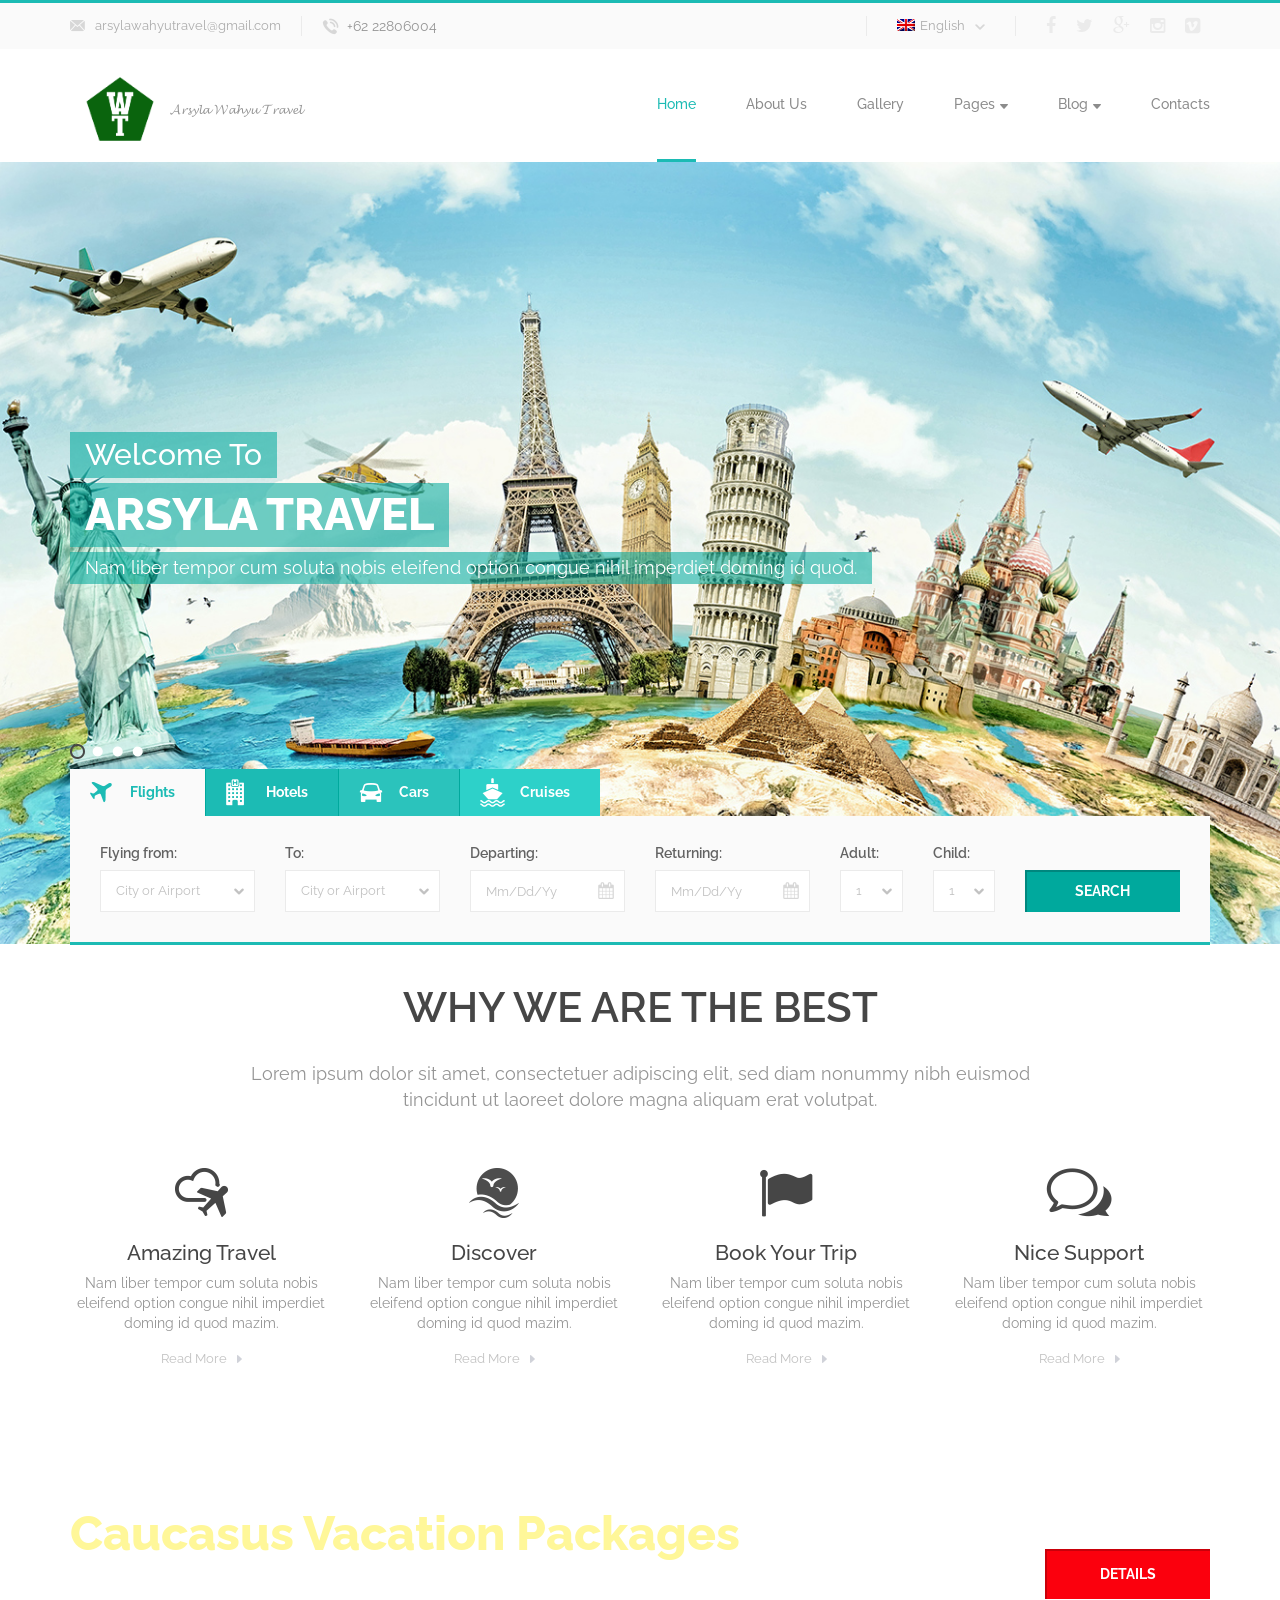
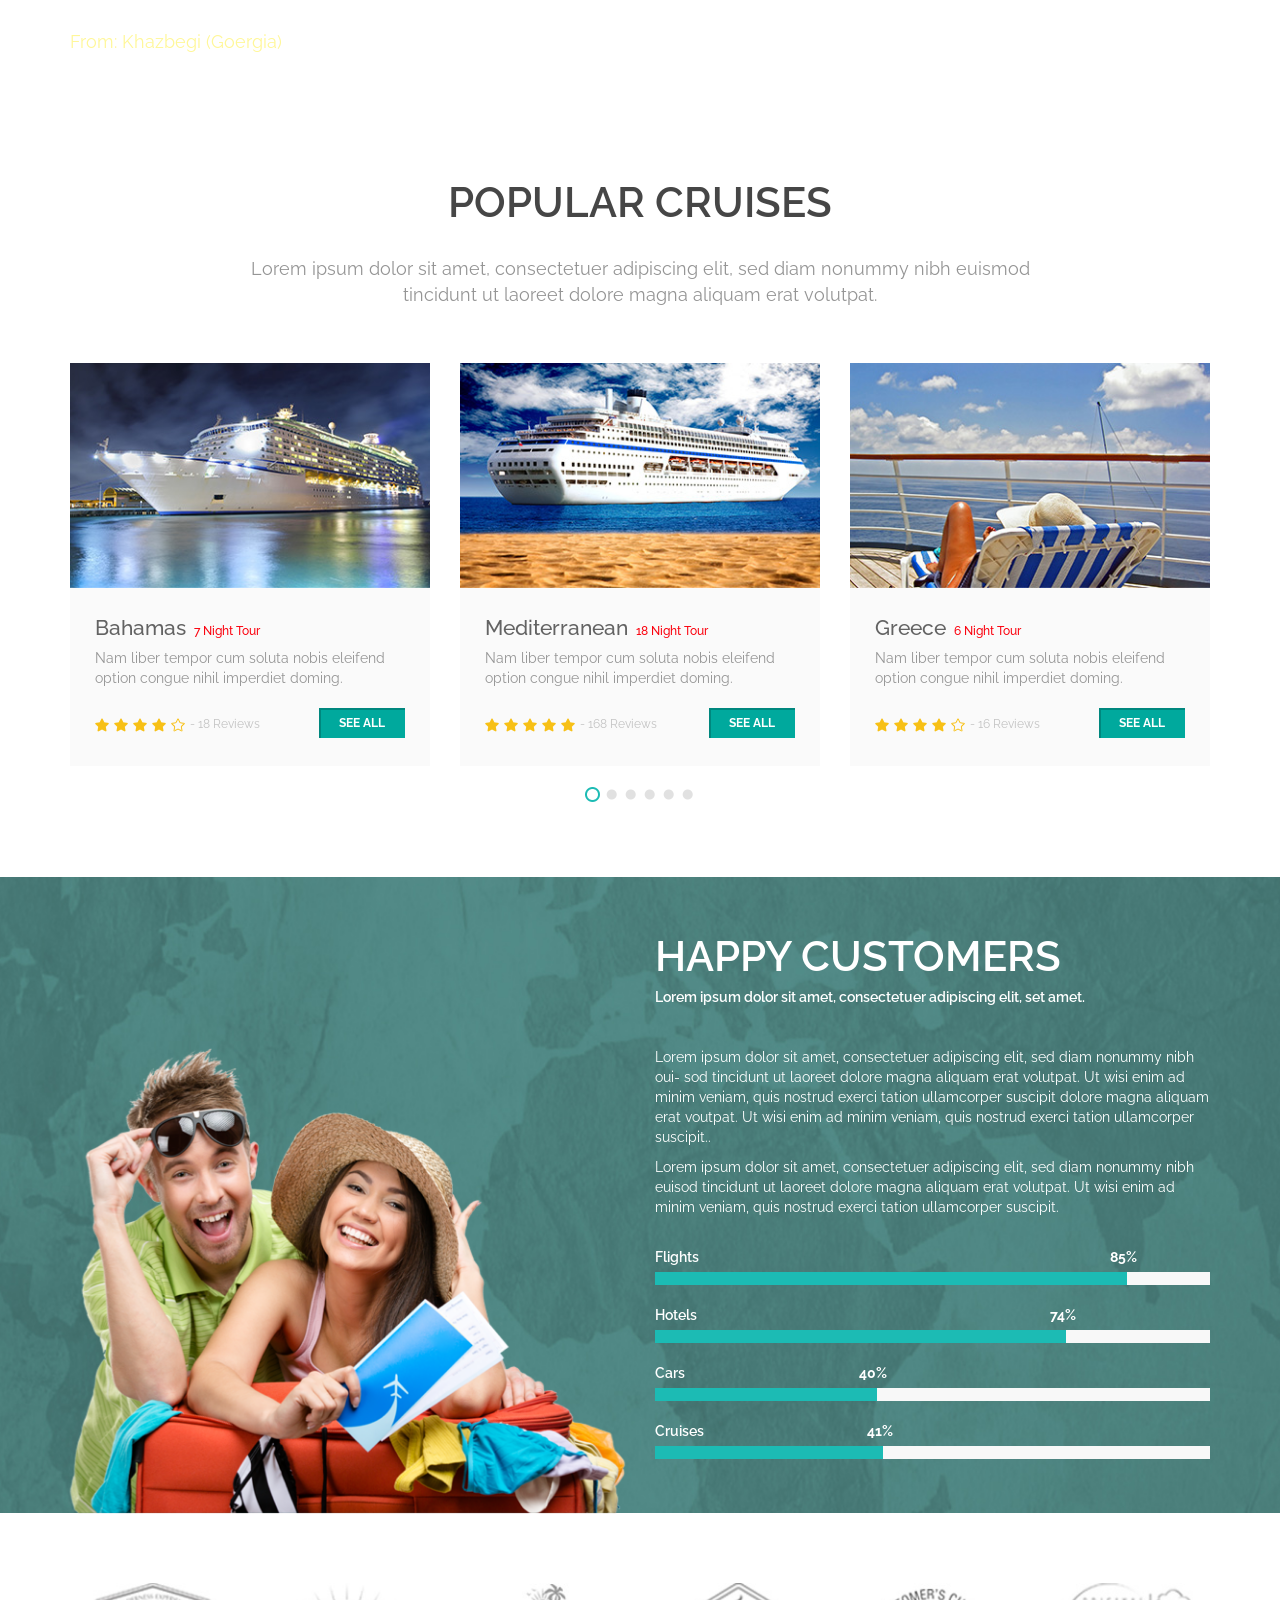
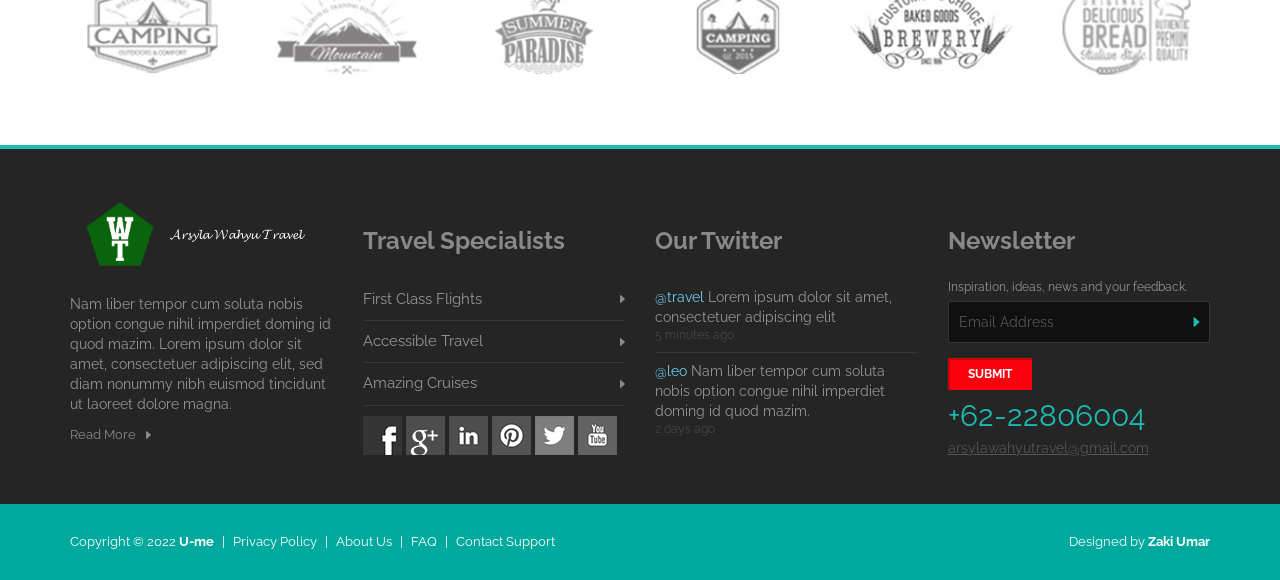
<file: index.html>
<!DOCTYPE html>
<html lang="en">
<head>
    <title>Arsyla Wahyu Travel</title>
    <meta charset="utf-8">
    <meta http-equiv="X-UA-Compatible" content="IE=edge">
    <meta name="viewport" content="width=device-width, initial-scale=1.0">
    <meta name="description" content="Your description">
    <meta name="keywords" content="Your keywords">
    <meta name="author" content="Your name">

    <link href="css/bootstrap.css" rel="stylesheet">
    <link href="css/font-awesome.css" rel="stylesheet">
    <link href="css/animate.css" rel="stylesheet">
    <link href="css/select2.css" rel="stylesheet">
    <link href="css/smoothness/jquery-ui-1.10.0.custom.css" rel="stylesheet">
    <link href="css/style.css" rel="stylesheet">
    <!-- HTML5 Shim and Respond.js IE8 support of HTML5 elements and media queries -->
    <!-- WARNING: Respond.js doesn't work if you view the page via file:// -->
    <!--[if lt IE 9]>
    <script src="https://oss.maxcdn.com/html5shiv/3.7.2/html5shiv.min.js"></script>
    <script src="https://oss.maxcdn.com/respond/1.4.2/respond.min.js"></script>
    <![endif]-->
</head>
<body class="front">

<div id="main">

    <div class="top1_wrapper">
        <div class="container">
            <div class="top1 clearfix">
                <div class="email1"><a href="#">arsylawahyutravel@gmail.com</a></div>
                <div class="phone1">+62 22806004</div>
                <div class="social_wrapper">
                    <ul class="social clearfix">
                        <li><a href="#"><i class="fa fa-facebook"></i></a></li>
                        <li><a href="#"><i class="fa fa-twitter"></i></a></li>
                        <li><a href="#"><i class="fa fa-google-plus"></i></a></li>
                        <li><a href="#"><i class="fa fa-instagram"></i></a></li>
                        <li><a href="#"><i class="fa fa-vimeo-square"></i></a></li>
                    </ul>
                </div>
                <div class="lang1">
                    <div class="dropdown">
                        <button class="btn btn-default dropdown-toggle" type="button" id="dropdownMenu1"
                                data-toggle="dropdown" aria-haspopup="true" aria-expanded="true">English<span
                                class="caret"></span>
                        </button>
                        <ul class="dropdown-menu" aria-labelledby="dropdownMenu1">
                            <li><a class="ge" href="#">German</a></li>
                            <li><a class="ru" href="#">Russian</a></li>
                        </ul>
                    </div>
                </div>
            </div>
        </div>
    </div>

    <div class="top2_wrapper">
        <div class="container">
            <div class="top2 clearfix">
                <header class="header-custom">
                    <div class="logo_wrapper">
                      <img src="images/wat.png" alt="" class="img-responsive img-wat">
                    </div>
                    <div class="arsyla-font">𝓐𝓻𝓼𝔂𝓵𝓪 𝓦𝓪𝓱𝔂𝓾 𝓣𝓻𝓪𝓿𝓮𝓵</div>
                </header>
                <div class="navbar navbar_ navbar-default">
                    <button type="button" class="navbar-toggle collapsed" data-toggle="collapse"
                            data-target=".navbar-collapse">
                        <span class="sr-only">Toggle navigation</span>
                        <span class="icon-bar"></span>
                        <span class="icon-bar"></span>
                        <span class="icon-bar"></span>
                    </button>
                    <div class="navbar-collapse navbar-collapse_ collapse">

                        <ul class="nav navbar-nav sf-menu clearfix">
                            <li class="active"><a href="index.html">Home</a></li>
                            <li><a href="about.html">About Us</a></li>
                            <li><a href="gallery.html">Gallery</a></li>
                            <li class="sub-menu sub-menu-1"><a href="#">Pages<em></em></a>
                                <ul>
                                    <li><a href="flights.html">Flights</a>
                                        <ul>
                                            <li><a href="search-flights.html">Search Flights</a></li>
                                            <li><a href="booking-flights.html">Booking Flights</a></li>
                                            <li><a href="booking-flights-page.html">Flights Checkout</a></li>
                                        </ul>
                                    </li>


                                    <li><a href="hotels.html">Hotels</a>
                                        <ul>
                                            <li><a href="search-hotel.html">Search Hotels</a></li>
                                            <li><a href="booking-hotel.html">Booking Hotel</a></li>
                                            <li><a href="booking-hotel-page.html">Hotel Reservation</a></li>
                                        </ul>
                                    </li>

                                    <li><a href="cars.html">Rent a Car</a>
                                        <ul>
                                            <li><a href="search-cars.html">Search Cars</a></li>
                                            <li><a href="booking-cars.html">Booking Car</a></li>
                                            <li><a href="booking-cars-page.html">Car Reservation</a></li>
                                        </ul>
                                    </li>
                                    <li><a href="cruises.html">Cruises</a>
                                        <ul>
                                            <li><a href="search-cruise.html">Search Cruise</a></li>
                                            <li><a href="booking-cruise.html">Booking Cruise</a></li>
                                            <li><a href="booking-cruise-page.html">Cruise Checkout</a></li>
                                        </ul>
                                    </li>
                                </ul>
                            </li>

                            <li class="sub-menu sub-menu-1"><a href="#">Blog<em></em></a>
                                <ul>
                                    <li><a href="blog.html">Right Blog</a></li>
                                    <li><a href="left-blog.html">Left Blog</a></li>
                                    <li><a href="post.html">Right Post</a></li>
                                    <li><a href="left-post.html">Left Post</a></li>
                                    <li><a href="full-post.html">Full Post</a></li>
                                </ul>
                            </li>
                            <li><a href="contacts.html">Contacts</a></li>
                        </ul>
                    </div>
                </div>
            </div>
        </div>
    </div>

    <div id="slider_wrapper">
        <div class="container">
            <div id="slider_inner">
                <div class="">
                    <div id="slider">
                        <div class="">
                            <div class="carousel-box">
                                <div class="inner">
                                    <div class="carousel main">
                                        <ul>
                                            <li>
                                                <div class="slider">
                                                    <div class="slider_inner">
                                                        <div class="txt1"><span>Welcome To</span></div>
                                                        <div class="txt2"><span>ARSYLA TRAVEL</span></div>
                                                        <div class="txt3"><span>Nam liber tempor cum soluta nobis eleifend option congue nihil imperdiet doming id quod.</span>
                                                        </div>
                                                    </div>
                                                </div>
                                            </li>
                                            <li>
                                                <div class="slider">
                                                    <div class="slider_inner">
                                                        <div class="txt1"><span>7 - Day Tour</span></div>
                                                        <div class="txt2"><span>AMAZING CARIBBEAN</span></div>
                                                        <div class="txt3"><span>Lorem ipsum dolor eleifend option congue nihil imperdiet doming id quod.</span>
                                                        </div>
                                                    </div>
                                                </div>
                                            </li>
                                            <li>
                                                <div class="slider">
                                                    <div class="slider_inner">
                                                        <div class="txt1"><span>5 Days In</span></div>
                                                        <div class="txt2"><span>PARIS (Capital Of World)</span></div>
                                                        <div class="txt3"><span>Nam liber tempor cum soluta nobis eleifend option congue nihil imperdiet doming id quod.</span>
                                                        </div>
                                                    </div>
                                                </div>
                                            </li>
                                            <li>
                                                <div class="slider">
                                                    <div class="slider_inner">
                                                        <div class="txt1"><span>12 - Day Cruises</span></div>
                                                        <div class="txt2"><span>FROM GREECE TO SPAIN</span></div>
                                                        <div class="txt3"><span>MEDITERRANEAN - 12 - Day Cruises By "GRAND VICTORIA III" Cruise Liner.</span>
                                                        </div>

                                                    </div>
                                                </div>
                                            </li>

                                        </ul>
                                    </div>
                                </div>
                            </div>
                        </div>
                        <div class="slider_pagination"></div>
                    </div>
                </div>
            </div>
        </div>
    </div>

    <div id="front_tabs">
        <div class="container">
            <div class="tabs_wrapper tabs1_wrapper">
                <div class="tabs tabs1">
                    <div class="tabs_tabs tabs1_tabs">

                        <ul>
                            <li class="active flights"><a href="#tabs-1">Flights</a></li>
                            <li class="hotels"><a href="#tabs-2">Hotels</a></li>
                            <li class="cars"><a href="#tabs-3">Cars</a></li>
                            <li class="cruises"><a href="#tabs-4">Cruises</a></li>
                        </ul>

                    </div>
                    <div class="tabs_content tabs1_content">

                        <div id="tabs-1">
                            <form action="javascript:;" class="form1">
                                <div class="row">
                                    <div class="col-sm-4 col-md-2">
                                        <div class="select1_wrapper">
                                            <label>Flying from:</label>
                                            <div class="select1_inner">
                                                <select class="select2 select" style="width: 100%">
                                                    <option value="1">City or Airport</option>
                                                    <option value="2">Alaska</option>
                                                    <option value="3">Bahamas</option>
                                                    <option value="4">Bermuda</option>
                                                    <option value="5">Canada</option>
                                                    <option value="6">Caribbean</option>
                                                    <option value="7">Europe</option>
                                                    <option value="8">Hawaii</option>
                                                </select>
                                            </div>
                                        </div>
                                    </div>
                                    <div class="col-sm-4 col-md-2">
                                        <div class="select1_wrapper">
                                            <label>To:</label>
                                            <div class="select1_inner">
                                                <select class="select2 select" style="width: 100%">
                                                    <option value="1">City or Airport</option>
                                                    <option value="2">Alaska</option>
                                                    <option value="3">Bahamas</option>
                                                    <option value="4">Bermuda</option>
                                                    <option value="5">Canada</option>
                                                    <option value="6">Caribbean</option>
                                                    <option value="7">Europe</option>
                                                    <option value="8">Hawaii</option>
                                                </select>
                                            </div>
                                        </div>
                                    </div>
                                    <div class="col-sm-4 col-md-2">
                                        <div class="input1_wrapper">
                                            <label>Departing:</label>
                                            <div class="input1_inner">
                                                <input type="text" class="input datepicker" value="Mm/Dd/Yy">
                                            </div>
                                        </div>
                                    </div>
                                    <div class="col-sm-4 col-md-2">
                                        <div class="input1_wrapper">
                                            <label>Returning:</label>
                                            <div class="input1_inner">
                                                <input type="text" class="input datepicker" value="Mm/Dd/Yy">
                                            </div>
                                        </div>
                                    </div>
                                    <div class="col-sm-4 col-md-1">
                                        <div class="select1_wrapper">
                                            <label>Adult:</label>
                                            <div class="select1_inner">
                                                <select class="select2 select select3" style="width: 100%">
                                                    <option value="1">1</option>
                                                    <option value="2">2</option>
                                                    <option value="3">3</option>
                                                    <option value="4">4</option>
                                                    <option value="5">5</option>
                                                    <option value="6">6</option>
                                                    <option value="7">7</option>
                                                    <option value="8">8</option>
                                                </select>
                                            </div>
                                        </div>
                                    </div>
                                    <div class="col-sm-4 col-md-1">
                                        <div class="select1_wrapper">
                                            <label>Child:</label>
                                            <div class="select1_inner">
                                                <select class="select2 select select3" style="width: 100%">
                                                    <option value="1">1</option>
                                                    <option value="2">2</option>
                                                    <option value="3">3</option>
                                                    <option value="4">4</option>
                                                    <option value="5">5</option>
                                                    <option value="6">6</option>
                                                    <option value="7">7</option>
                                                    <option value="8">8</option>
                                                </select>
                                            </div>
                                        </div>
                                    </div>
                                    <div class="col-sm-4 col-md-2">
                                        <div class="button1_wrapper">
                                            <button type="submit" class="btn-default btn-form1-submit">Search</button>
                                        </div>
                                    </div>
                                </div>
                            </form>
                        </div>
                        <div id="tabs-2">
                            <form action="javascript:;" class="form1">
                                <div class="row">
                                    <div class="col-sm-4 col-md-4">
                                        <div class="select1_wrapper">
                                            <label>City or Hotel Name:</label>
                                            <div class="select1_inner">
                                                <select class="select2 select" style="width: 100%">
                                                    <option value="1">Enter a destination or hotel name</option>
                                                    <option value="2">Lorem ipsum dolor sit amet</option>
                                                    <option value="3">Duis autem vel eum</option>
                                                    <option value="4">Ut wisi enim ad minim veniam</option>
                                                    <option value="5">Nam liber tempor cum</option>
                                                    <option value="6">At vero eos et accusam et</option>
                                                    <option value="7">Consetetur sadipscing elitr</option>
                                                    <option value="8">Sed diam nonumy</option>
                                                </select>
                                            </div>
                                        </div>
                                    </div>
                                    <div class="col-sm-4 col-md-2">
                                        <div class="input1_wrapper">
                                            <label>Check-In:</label>
                                            <div class="input1_inner">
                                                <input type="text" class="input datepicker" value="Mm/Dd/Yy">
                                            </div>
                                        </div>
                                    </div>
                                    <div class="col-sm-4 col-md-2">
                                        <div class="input1_wrapper">
                                            <label>Check-Out:</label>
                                            <div class="input1_inner">
                                                <input type="text" class="input datepicker" value="Mm/Dd/Yy">
                                            </div>
                                        </div>
                                    </div>
                                    <div class="col-sm-4 col-md-2">
                                        <div class="select1_wrapper">
                                            <label>Adult:</label>
                                            <div class="select1_inner">
                                                <select class="select2 select" style="width: 100%">
                                                    <option value="1">Room for 1 adult</option>
                                                    <option value="2">Room for 2 adult</option>
                                                    <option value="3">Room for 3 adult</option>
                                                    <option value="4">Room for 4 adult</option>
                                                    <option value="5">Room for 5 adult</option>
                                                    <option value="6">Room for 6 adult</option>
                                                    <option value="7">Room for 7 adult</option>
                                                    <option value="8">Room for 8 adult</option>
                                                </select>
                                            </div>
                                        </div>
                                    </div>
                                    <div class="col-sm-4 col-md-2">
                                        <div class="button1_wrapper">
                                            <button type="submit" class="btn-default btn-form1-submit">Search</button>
                                        </div>
                                    </div>
                                </div>
                            </form>
                        </div>
                        <div id="tabs-3">
                            <form action="javascript:;" class="form1">
                                <div class="row">
                                    <div class="col-sm-4 col-md-2">
                                        <div class="select1_wrapper">
                                            <label>Country:</label>
                                            <div class="select1_inner">
                                                <select class="select2 select" style="width: 100%">
                                                    <option value="1">Please Select</option>
                                                    <option value="2">Alaska</option>
                                                    <option value="3">Bahamas</option>
                                                    <option value="4">Bermuda</option>
                                                    <option value="5">Canada</option>
                                                    <option value="6">Caribbean</option>
                                                    <option value="7">Europe</option>
                                                    <option value="8">Hawaii</option>
                                                </select>
                                            </div>
                                        </div>
                                    </div>
                                    <div class="col-sm-4 col-md-2">
                                        <div class="select1_wrapper">
                                            <label>City:</label>
                                            <div class="select1_inner">
                                                <select class="select2 select" style="width: 100%">
                                                    <option value="1">Please Select</option>
                                                    <option value="2">Alaska</option>
                                                    <option value="3">Bahamas</option>
                                                    <option value="4">Bermuda</option>
                                                    <option value="5">Canada</option>
                                                    <option value="6">Caribbean</option>
                                                    <option value="7">Europe</option>
                                                    <option value="8">Hawaii</option>
                                                </select>
                                            </div>
                                        </div>
                                    </div>
                                    <div class="col-sm-4 col-md-2">
                                        <div class="select1_wrapper">
                                            <label>Location:</label>
                                            <div class="select1_inner">
                                                <select class="select2 select" style="width: 100%">
                                                    <option value="1">Please Select</option>
                                                    <option value="2">Alaska</option>
                                                    <option value="3">Bahamas</option>
                                                    <option value="4">Bermuda</option>
                                                    <option value="5">Canada</option>
                                                    <option value="6">Caribbean</option>
                                                    <option value="7">Europe</option>
                                                    <option value="8">Hawaii</option>
                                                </select>
                                            </div>
                                        </div>
                                    </div>
                                    <div class="col-sm-4 col-md-2">
                                        <div class="input1_wrapper">
                                            <label>Pick up Date:</label>
                                            <div class="input1_inner">
                                                <input type="text" class="input datepicker" value="Mm/Dd/Yy">
                                            </div>
                                        </div>
                                    </div>
                                    <div class="col-sm-4 col-md-2">
                                        <div class="input1_wrapper">
                                            <label>Drop off Date:</label>
                                            <div class="input1_inner">
                                                <input type="text" class="input datepicker" value="Mm/Dd/Yy">
                                            </div>
                                        </div>
                                    </div>


                                    <div class="col-sm-4 col-md-2">
                                        <div class="button1_wrapper">
                                            <button type="submit" class="btn-default btn-form1-submit">Search</button>
                                        </div>
                                    </div>
                                </div>
                            </form>
                        </div>
                        <div id="tabs-4">
                            <form action="javascript:;" class="form1">
                                <div class="row">
                                    <div class="col-sm-4 col-md-2">
                                        <div class="select1_wrapper">
                                            <label>Sail To:</label>
                                            <div class="select1_inner">
                                                <select class="select2 select" style="width: 100%">
                                                    <option value="1">All destinations</option>
                                                    <option value="2">Alaska</option>
                                                    <option value="3">Bahamas</option>
                                                    <option value="4">Bermuda</option>
                                                    <option value="5">Canada</option>
                                                    <option value="6">Caribbean</option>
                                                    <option value="7">Europe</option>
                                                    <option value="8">Hawaii</option>
                                                </select>
                                            </div>
                                        </div>
                                    </div>
                                    <div class="col-sm-4 col-md-2">
                                        <div class="select1_wrapper">
                                            <label>Sail From:</label>
                                            <div class="select1_inner">
                                                <select class="select2 select" style="width: 100%">
                                                    <option value="1">All ports</option>
                                                    <option value="2">Alaska</option>
                                                    <option value="3">Bahamas</option>
                                                    <option value="4">Bermuda</option>
                                                    <option value="5">Canada</option>
                                                    <option value="6">Caribbean</option>
                                                    <option value="7">Europe</option>
                                                    <option value="8">Hawaii</option>
                                                </select>
                                            </div>
                                        </div>
                                    </div>

                                    <div class="col-sm-4 col-md-2">
                                        <div class="input1_wrapper">
                                            <label>Start Date:</label>
                                            <div class="input1_inner">
                                                <input type="text" class="input datepicker" value="From any month">
                                            </div>
                                        </div>
                                    </div>
                                    <div class="col-sm-4 col-md-2">
                                        <div class="input1_wrapper">
                                            <label>End of Date:</label>
                                            <div class="input1_inner">
                                                <input type="text" class="input datepicker" value="To any month">
                                            </div>
                                        </div>
                                    </div>
                                    <div class="col-sm-4 col-md-2">
                                        <div class="select1_wrapper">
                                            <label>Cruise Ship:</label>
                                            <div class="select1_inner">
                                                <select class="select2 select" style="width: 100%">
                                                    <option value="1">All Ships</option>
                                                    <option value="2">Alaska</option>
                                                    <option value="3">Bahamas</option>
                                                    <option value="4">Bermuda</option>
                                                    <option value="5">Canada</option>
                                                    <option value="6">Caribbean</option>
                                                    <option value="7">Europe</option>
                                                    <option value="8">Hawaii</option>
                                                </select>
                                            </div>
                                        </div>
                                    </div>


                                    <div class="col-sm-4 col-md-2">
                                        <div class="button1_wrapper">
                                            <button type="submit" class="btn-default btn-form1-submit">Search</button>
                                        </div>
                                    </div>
                                </div>
                            </form>
                        </div>

                    </div>
                </div>
            </div>
        </div>
    </div>

    <div id="why1">
        <div class="container">

            <h2 class="animated">WHY WE ARE THE BEST</h2>

            <div class="title1 animated">Lorem ipsum dolor sit amet, consectetuer adipiscing elit, sed diam nonummy nibh
                euismod <br>tincidunt ut laoreet dolore magna aliquam erat volutpat.
            </div>

            <br><br>

            <div class="row">
                <div class="col-sm-3">
                    <div class="thumb2 animated" data-animation="flipInY" data-animation-delay="200">
                        <div class="thumbnail clearfix">
                            <a href="#">
                                <figure class="">
                                    <img src="images/why1.png" alt="" class="img1 img-responsive">
                                    <img src="images/why1_hover.png" alt="" class="img2 img-responsive">
                                </figure>
                                <div class="caption">
                                    <div class="txt1">Amazing Travel</div>
                                    <div class="txt2">Nam liber tempor cum soluta nobis eleifend option congue nihil
                                        imperdiet doming id quod mazim.
                                    </div>
                                    <div class="txt3">Read More</div>
                                </div>
                            </a>
                        </div>
                    </div>
                </div>
                <div class="col-sm-3">
                    <div class="thumb2 animated" data-animation="flipInY" data-animation-delay="300">
                        <div class="thumbnail clearfix">
                            <a href="#">
                                <figure class="">
                                    <img src="images/why2.png" alt="" class="img1 img-responsive">
                                    <img src="images/why2_hover.png" alt="" class="img2 img-responsive">
                                </figure>
                                <div class="caption">
                                    <div class="txt1">Discover</div>
                                    <div class="txt2">Nam liber tempor cum soluta nobis eleifend option congue nihil
                                        imperdiet doming id quod mazim.
                                    </div>
                                    <div class="txt3">Read More</div>
                                </div>
                            </a>
                        </div>
                    </div>
                </div>
                <div class="col-sm-3">
                    <div class="thumb2 animated" data-animation="flipInY" data-animation-delay="400">
                        <div class="thumbnail clearfix">
                            <a href="#">
                                <figure class="">
                                    <img src="images/why3.png" alt="" class="img1 img-responsive">
                                    <img src="images/why3_hover.png" alt="" class="img2 img-responsive">
                                </figure>
                                <div class="caption">
                                    <div class="txt1">Book Your Trip</div>
                                    <div class="txt2">Nam liber tempor cum soluta nobis eleifend option congue nihil
                                        imperdiet doming id quod mazim.
                                    </div>
                                    <div class="txt3">Read More</div>
                                </div>
                            </a>
                        </div>
                    </div>
                </div>
                <div class="col-sm-3">
                    <div class="thumb2 animated" data-animation="flipInY" data-animation-delay="500">
                        <div class="thumbnail clearfix">
                            <a href="#">
                                <figure class="">
                                    <img src="images/why4.png" alt="" class="img1 img-responsive">
                                    <img src="images/why4_hover.png" alt="" class="img2 img-responsive">
                                </figure>
                                <div class="caption">
                                    <div class="txt1">Nice Support</div>
                                    <div class="txt2">Nam liber tempor cum soluta nobis eleifend option congue nihil
                                        imperdiet doming id quod mazim.
                                    </div>
                                    <div class="txt3">Read More</div>
                                </div>
                            </a>
                        </div>
                    </div>
                </div>
            </div>
        </div>
    </div>

    <div id="parallax1" class="parallax">
        <div class="bg1 parallax-bg"></div>
        <div class="overlay"></div>
        <div class="parallax-content">
            <div class="container">

                <div class="row">
                    <div class="col-sm-10 animated">
                        <div class="txt1">Caucasus Vacation Packages</div>
                        <div class="txt2">Lorem ipsum dolor sit amet, consectetuer adipiscing elit, sed diam nonummy
                            nibh euismod tincidunt ut laoreet dolore magna aliquam erat volutpat. Ut wisi enim ad minim
                            veniam, quis nostrud exerci tation ullamcorper.
                        </div>
                        <div class="txt3">From: Khazbegi (Goergia) <strong>$159.00</strong><span>person</span></div>
                    </div>
                    <div class="col-sm-2">
                        <a href="#" class="btn-default btn0">Details</a>
                    </div>
                </div>

            </div>
        </div>
    </div>

    <div id="popular_cruises1">
        <div class="container">

            <h2 class="animated">POPULAR CRUISES</h2>

            <div class="title1 animated">Lorem ipsum dolor sit amet, consectetuer adipiscing elit, sed diam nonummy nibh
                euismod <br>tincidunt ut laoreet dolore magna aliquam erat volutpat.
            </div>

            <br><br>

            <div id="popular_wrapper" class="animated" data-animation="fadeIn" data-animation-delay="300">
                <div id="popular_inner">
                    <div class="">
                        <div id="popular">
                            <div class="">
                                <div class="carousel-box">
                                    <div class="inner">
                                        <div class="carousel main">
                                            <ul>
                                                <li>
                                                    <div class="popular">
                                                        <div class="popular_inner">
                                                            <figure>
                                                                <img src="images/ship-1.jpg" alt=""
                                                                     class="img-responsive">
                                                                <div class="over">
                                                                    <div class="v1">Bahamas <span>17 Deal Offers</span>
                                                                    </div>
                                                                    <div class="v2">Lorem ipsum dolor sit amet,
                                                                        concateus.
                                                                    </div>
                                                                </div>
                                                            </figure>
                                                            <div class="caption">
                                                                <div class="txt1"><span>Bahamas</span> 7 Night Tour
                                                                </div>
                                                                <div class="txt2">Nam liber tempor cum soluta nobis
                                                                    eleifend option congue nihil imperdiet doming.
                                                                </div>
                                                                <div class="txt3 clearfix">
                                                                    <div class="left_side">
                                                                        <div class="stars1">
                                                                            <img src="images/star1.png" alt="">
                                                                            <img src="images/star1.png" alt="">
                                                                            <img src="images/star1.png" alt="">
                                                                            <img src="images/star1.png" alt="">
                                                                            <img src="images/star2.png" alt="">
                                                                        </div>
                                                                        <div class="nums">- 18 Reviews</div>
                                                                    </div>
                                                                    <div class="right_side"><a href="#"
                                                                                               class="btn-default btn1">See
                                                                        All</a></div>
                                                                </div>
                                                            </div>
                                                        </div>
                                                    </div>
                                                </li>
                                                <li>
                                                    <div class="popular">
                                                        <div class="popular_inner">
                                                            <figure>
                                                                <img src="images/ship-2.jpg" alt=""
                                                                     class="img-responsive">
                                                                <div class="over">
                                                                    <div class="v1">Mediterranean
                                                                        <span>17 Deal Offers</span></div>
                                                                    <div class="v2">Lorem ipsum dolor sit amet,
                                                                        concateus.
                                                                    </div>
                                                                </div>
                                                            </figure>
                                                            <div class="caption">
                                                                <div class="txt1"><span>Mediterranean</span> 18 Night
                                                                    Tour
                                                                </div>
                                                                <div class="txt2">Nam liber tempor cum soluta nobis
                                                                    eleifend option congue nihil imperdiet doming.
                                                                </div>
                                                                <div class="txt3 clearfix">
                                                                    <div class="left_side">
                                                                        <div class="stars1">
                                                                            <img src="images/star1.png" alt="">
                                                                            <img src="images/star1.png" alt="">
                                                                            <img src="images/star1.png" alt="">
                                                                            <img src="images/star1.png" alt="">
                                                                            <img src="images/star1.png" alt="">
                                                                        </div>
                                                                        <div class="nums">- 168 Reviews</div>
                                                                    </div>
                                                                    <div class="right_side"><a href="#"
                                                                                               class="btn-default btn1">See
                                                                        All</a></div>
                                                                </div>
                                                            </div>
                                                        </div>
                                                    </div>
                                                </li>
                                                <li>
                                                    <div class="popular">
                                                        <div class="popular_inner">
                                                            <figure>
                                                                <img src="images/chill-1.jpg" alt=""
                                                                     class="img-responsive">
                                                                <div class="over">
                                                                    <div class="v1">Greece <span>17 Deal Offers</span>
                                                                    </div>
                                                                    <div class="v2">Lorem ipsum dolor sit amet,
                                                                        concateus.
                                                                    </div>
                                                                </div>
                                                            </figure>
                                                            <div class="caption">
                                                                <div class="txt1"><span>Greece</span> 6 Night Tour</div>
                                                                <div class="txt2">Nam liber tempor cum soluta nobis
                                                                    eleifend option congue nihil imperdiet doming.
                                                                </div>
                                                                <div class="txt3 clearfix">
                                                                    <div class="left_side">
                                                                        <div class="stars1">
                                                                            <img src="images/star1.png" alt="">
                                                                            <img src="images/star1.png" alt="">
                                                                            <img src="images/star1.png" alt="">
                                                                            <img src="images/star1.png" alt="">
                                                                            <img src="images/star2.png" alt="">
                                                                        </div>
                                                                        <div class="nums">- 16 Reviews</div>
                                                                    </div>
                                                                    <div class="right_side"><a href="#"
                                                                                               class="btn-default btn1">See
                                                                        All</a></div>
                                                                </div>
                                                            </div>
                                                        </div>
                                                    </div>
                                                </li>
                                                <li>
                                                    <div class="popular">
                                                        <div class="popular_inner">
                                                            <figure>
                                                                <img src="images/ship-2.jpg" alt=""
                                                                     class="img-responsive">
                                                                <div class="over">
                                                                    <div class="v1">Bahamas <span>17 Deal Offers</span>
                                                                    </div>
                                                                    <div class="v2">Lorem ipsum dolor sit amet,
                                                                        concateus.
                                                                    </div>
                                                                </div>
                                                            </figure>
                                                            <div class="caption">
                                                                <div class="txt1"><span>Bahamas</span> 7 Night Tour
                                                                </div>
                                                                <div class="txt2">Nam liber tempor cum soluta nobis
                                                                    eleifend option congue nihil imperdiet doming.
                                                                </div>
                                                                <div class="txt3 clearfix">
                                                                    <div class="left_side">
                                                                        <div class="stars1">
                                                                            <img src="images/star1.png" alt="">
                                                                            <img src="images/star1.png" alt="">
                                                                            <img src="images/star1.png" alt="">
                                                                            <img src="images/star1.png" alt="">
                                                                            <img src="images/star2.png" alt="">
                                                                        </div>
                                                                        <div class="nums">- 18 Reviews</div>
                                                                    </div>
                                                                    <div class="right_side"><a href="#"
                                                                                               class="btn-default btn1">See
                                                                        All</a></div>
                                                                </div>
                                                            </div>
                                                        </div>
                                                    </div>
                                                </li>
                                                <li>
                                                    <div class="popular">
                                                        <div class="popular_inner">
                                                            <figure>
                                                                <img src="images/ship-1.jpg" alt=""
                                                                     class="img-responsive">
                                                                <div class="over">
                                                                    <div class="v1">Mediterranean
                                                                        <span>17 Deal Offers</span></div>
                                                                    <div class="v2">Lorem ipsum dolor sit amet,
                                                                        concateus.
                                                                    </div>
                                                                </div>
                                                            </figure>
                                                            <div class="caption">
                                                                <div class="txt1"><span>Mediterranean</span> 18 Night
                                                                    Tour
                                                                </div>
                                                                <div class="txt2">Nam liber tempor cum soluta nobis
                                                                    eleifend option congue nihil imperdiet doming.
                                                                </div>
                                                                <div class="txt3 clearfix">
                                                                    <div class="left_side">
                                                                        <div class="stars1">
                                                                            <img src="images/star1.png" alt="">
                                                                            <img src="images/star1.png" alt="">
                                                                            <img src="images/star1.png" alt="">
                                                                            <img src="images/star1.png" alt="">
                                                                            <img src="images/star1.png" alt="">
                                                                        </div>
                                                                        <div class="nums">- 168 Reviews</div>
                                                                    </div>
                                                                    <div class="right_side"><a href="#"
                                                                                               class="btn-default btn1">See
                                                                        All</a></div>
                                                                </div>
                                                            </div>
                                                        </div>
                                                    </div>
                                                </li>
                                                <li>
                                                    <div class="popular">
                                                        <div class="popular_inner">
                                                            <figure>
                                                                <img src="images/ship-2.jpg" alt=""
                                                                     class="img-responsive">
                                                                <div class="over">
                                                                    <div class="v1">Greece <span>17 Deal Offers</span>
                                                                    </div>
                                                                    <div class="v2">Lorem ipsum dolor sit amet,
                                                                        concateus.
                                                                    </div>
                                                                </div>
                                                            </figure>
                                                            <div class="caption">
                                                                <div class="txt1"><span>Greece</span> 6 Night Tour</div>
                                                                <div class="txt2">Nam liber tempor cum soluta nobis
                                                                    eleifend option congue nihil imperdiet doming.
                                                                </div>
                                                                <div class="txt3 clearfix">
                                                                    <div class="left_side">
                                                                        <div class="stars1">
                                                                            <img src="images/star1.png" alt="">
                                                                            <img src="images/star1.png" alt="">
                                                                            <img src="images/star1.png" alt="">
                                                                            <img src="images/star1.png" alt="">
                                                                            <img src="images/star2.png" alt="">
                                                                        </div>
                                                                        <div class="nums">- 16 Reviews</div>
                                                                    </div>
                                                                    <div class="right_side"><a href="#"
                                                                                               class="btn-default btn1">See
                                                                        All</a></div>
                                                                </div>
                                                            </div>
                                                        </div>
                                                    </div>
                                                </li>


                                            </ul>
                                        </div>
                                    </div>
                                </div>
                            </div>
                            <div class="popular_pagination"></div>
                        </div>
                    </div>
                </div>
            </div>
        </div>
    </div>

    <div id="happy1">
        <div class="container">
            <div class="row">
                <div class="col-sm-12 col-md-6 col-md-push-6">
                    <div class="content">
                        <div class="txt1 animated" data-animation="fadeIn" data-animation-delay="100">HAPPY CUSTOMERS
                        </div>
                        <div class="txt2 animated" data-animation="fadeIn" data-animation-delay="150">Lorem ipsum dolor
                            sit amet, consectetuer adipiscing elit, set amet.
                        </div>
                        <div class="txt3 animated" data-animation="fadeIn" data-animation-delay="200">
                            <p>
                                Lorem ipsum dolor sit amet, consectetuer adipiscing elit, sed diam nonummy nibh oui-
                                sod tincidunt ut laoreet dolore magna aliquam erat volutpat. Ut wisi enim ad minim
                                veniam, quis nostrud exerci tation ullamcorper suscipit dolore magna aliquam erat
                                voutpat. Ut wisi enim ad minim veniam, quis nostrud exerci tation ullamcorper suscipit..
                            </p>
                            <p>
                                Lorem ipsum dolor sit amet, consectetuer adipiscing elit, sed diam nonummy nibh euisod
                                tincidunt ut laoreet dolore magna aliquam erat volutpat. Ut wisi enim ad minim veniam,
                                quis nostrud exerci tation ullamcorper suscipit.
                            </p>
                        </div>

                        <div class="distance1 animated" data-animation="fadeInUp" data-animation-delay="0">
                            <div class="txt">Flights</div>
                            <div class="bg">
                                <div class="animated-distance" data-num="94" data-duration="1300"
                                     data-animation-delay="0"><span></span></div>
                            </div>
                        </div>

                        <div class="distance1 animated" data-animation="fadeInUp" data-animation-delay="100">
                            <div class="txt">Hotels</div>
                            <div class="bg">
                                <div class="animated-distance" data-num="87" data-duration="1300"
                                     data-animation-delay="100"><span></span></div>
                            </div>
                        </div>

                        <div class="distance1 animated" data-animation="fadeInUp" data-animation-delay="200">
                            <div class="txt">Cars</div>
                            <div class="bg">
                                <div class="animated-distance" data-num="48" data-duration="1300"
                                     data-animation-delay="200"><span></span></div>
                            </div>
                        </div>

                        <div class="distance1 animated" data-animation="fadeInUp" data-animation-delay="300">
                            <div class="txt">Cruises</div>
                            <div class="bg">
                                <div class="animated-distance" data-num="51" data-duration="1300"
                                     data-animation-delay="300"><span></span></div>
                            </div>
                        </div>

                    </div>
                </div>
                <div class="col-sm-12 col-md-6 col-md-pull-6 animated" data-animation="fadeInLeft"
                     data-animation-delay="200">
                    <img src="images/people.png" alt="" class="img1 img-responsive">
                </div>
            </div>
        </div>
    </div>

    <div id="partners">
        <div class="container">
            <div class="row">
                <div class="col-sm-4 col-md-2 col-xs-6">
                    <div class="thumb1 animated">
                        <div class="thumbnail clearfix">
                            <a href="#">
                                <figure>
                                    <img src="images/partner1.jpg" alt="" class="img1 img-responsive">
                                    <img src="images/partner1_hover.jpg" alt="" class="img2 img-responsive">
                                </figure>
                            </a>
                        </div>
                    </div>
                </div>
                <div class="col-sm-4 col-md-2 col-xs-6">
                    <div class="thumb1 animated">
                        <div class="thumbnail clearfix">
                            <a href="#">
                                <figure>
                                    <img src="images/partner2.jpg" alt="" class="img1 img-responsive">
                                    <img src="images/partner2_hover.jpg" alt="" class="img2 img-responsive">
                                </figure>
                            </a>
                        </div>
                    </div>
                </div>
                <div class="col-sm-4 col-md-2 col-xs-6">
                    <div class="thumb1 animated">
                        <div class="thumbnail clearfix">
                            <a href="#">
                                <figure>
                                    <img src="images/partner3.jpg" alt="" class="img1 img-responsive">
                                    <img src="images/partner3_hover.jpg" alt="" class="img2 img-responsive">
                                </figure>
                            </a>
                        </div>
                    </div>
                </div>
                <div class="col-sm-4 col-md-2 col-xs-6">
                    <div class="thumb1 animated">
                        <div class="thumbnail clearfix">
                            <a href="#">
                                <figure>
                                    <img src="images/partner4.jpg" alt="" class="img1 img-responsive">
                                    <img src="images/partner4_hover.jpg" alt="" class="img2 img-responsive">
                                </figure>
                            </a>
                        </div>
                    </div>
                </div>
                <div class="col-sm-4 col-md-2 col-xs-6">
                    <div class="thumb1 animated">
                        <div class="thumbnail clearfix">
                            <a href="#">
                                <figure>
                                    <img src="images/partner5.jpg" alt="" class="img1 img-responsive">
                                    <img src="images/partner5_hover.jpg" alt="" class="img2 img-responsive">
                                </figure>
                            </a>
                        </div>
                    </div>
                </div>
                <div class="col-sm-4 col-md-2 col-xs-6">
                    <div class="thumb1 animated">
                        <div class="thumbnail clearfix">
                            <a href="#">
                                <figure>
                                    <img src="images/partner6.jpg" alt="" class="img1 img-responsive">
                                    <img src="images/partner6_hover.jpg" alt="" class="img2 img-responsive">
                                </figure>
                            </a>
                        </div>
                    </div>
                </div>

            </div>
        </div>
    </div>

    <div class="bot1_wrapper">
        <div class="container">
            <div class="row">
                <div class="col-sm-3">
                    <div class="logo2_wrapper flex items-center">
                        <a href="index.html" class="logo2 ">
                            <img src="images/wat.png" alt="" class="img-responsive img-wat">
                        </a>
                        <div class="text-white text-center">𝓐𝓻𝓼𝔂𝓵𝓪 𝓦𝓪𝓱𝔂𝓾 𝓣𝓻𝓪𝓿𝓮𝓵</div>
                    </div>
                    <p>
                        Nam liber tempor cum soluta nobis option congue nihil imperdiet doming id quod mazim. Lorem
                        ipsum dolor sit amet, consectetuer adipiscing elit, sed diam nonummy nibh euismod tincidunt ut
                        laoreet dolore magna.
                    </p>
                    <p>
                        <a href="#" class="btn-default btn2">Read More</a>
                    </p>
                </div>
                <div class="col-sm-3">
                    <div class="bot1_title">Travel Specialists</div>
                    <ul class="ul1">
                        <li><a href="#">First Class Flights</a></li>
                        <li><a href="#">Accessible Travel</a></li>
                        <li><a href="#">Amazing Cruises</a></li>
                    </ul>

                    <div class="social2_wrapper">
                        <ul class="social2 clearfix">
                            <li class="nav1"><a href="#"></a></li>
                            <li class="nav2"><a href="#"></a></li>
                            <li class="nav3"><a href="#"></a></li>
                            <li class="nav4"><a href="#"></a></li>
                            <li class="nav5"><a href="#"></a></li>
                            <li class="nav6"><a href="#"></a></li>
                        </ul>
                    </div>

                </div>
                <div class="col-sm-3">
                    <div class="bot1_title">Our Twitter</div>
                    <div class="twits1">
                        <div class="twit1">
                            <a href="#"> @travel</a> Lorem ipsum dolor sit amet, consectetuer adipiscing elit
                            <div class="date">5 minutes ago</div>
                        </div>
                        <div class="twit1">
                            <a href="#">@leo</a> Nam liber tempor cum soluta nobis option congue nihil imperdiet doming
                            id quod mazim.
                            <div class="date">2 days ago</div>
                        </div>
                    </div>
                </div>
                <div class="col-sm-3">
                    <div class="bot1_title">Newsletter</div>
                    <div class="newsletter_block">
                        <div class="txt1">Inspiration, ideas, news and your feedback.</div>
                        <div class="newsletter-wrapper clearfix">
                            <form class="newsletter" action="javascript:;">
                                <input type="text" name="s" value='Email Address'
                                       onBlur="if(this.value=='') this.value='Email Address'"
                                       onFocus="if(this.value =='Email Address' ) this.value=''">
                                <a href="#" class="btn-default btn3">SUBMIT</a>
                            </form>
                        </div>
                    </div>
                    <div class="phone2">+62-22806004</div>
                    <div class="support1"><a href="#">arsylawahyutravel@gmail.com</a></div>
                </div>
            </div>
        </div>
    </div>

    <div class="bot2_wrapper">
        <div class="container">
            <div class="left_side">
                Copyright © 2022 <strong>U-me</strong> <span>|</span> <a href="#">Privacy Policy</a> <span>|</span>
                <a href="#">About Us</a> <span>|</span> <a href="#">FAQ</a> <span>|</span> <a href="#">Contact
                Support</a>
            </div>
            <div class="right_side">Designed by <strong>Zaki Umar</strong></div>
        </div>
    </div>

</div>
<script src="js/jquery.js"></script>
<script src="js/bootstrap.min.js"></script>
<script src="js/jquery-ui.js"></script>
<script src="js/jquery-migrate-1.2.1.min.js"></script>
<script src="js/jquery.easing.1.3.js"></script>
<script src="js/superfish.js"></script>

<script src="js/select2.js"></script>

<script src="js/jquery.parallax-1.1.3.resize.js"></script>

<script src="js/SmoothScroll.js"></script>

<script src="js/jquery.appear.js"></script>

<script src="js/jquery.caroufredsel.js"></script>
<script src="js/jquery.touchSwipe.min.js"></script>

<script src="js/jquery.ui.totop.js"></script>

<script src="js/script.js"></script>

</body>
</html>
</file>
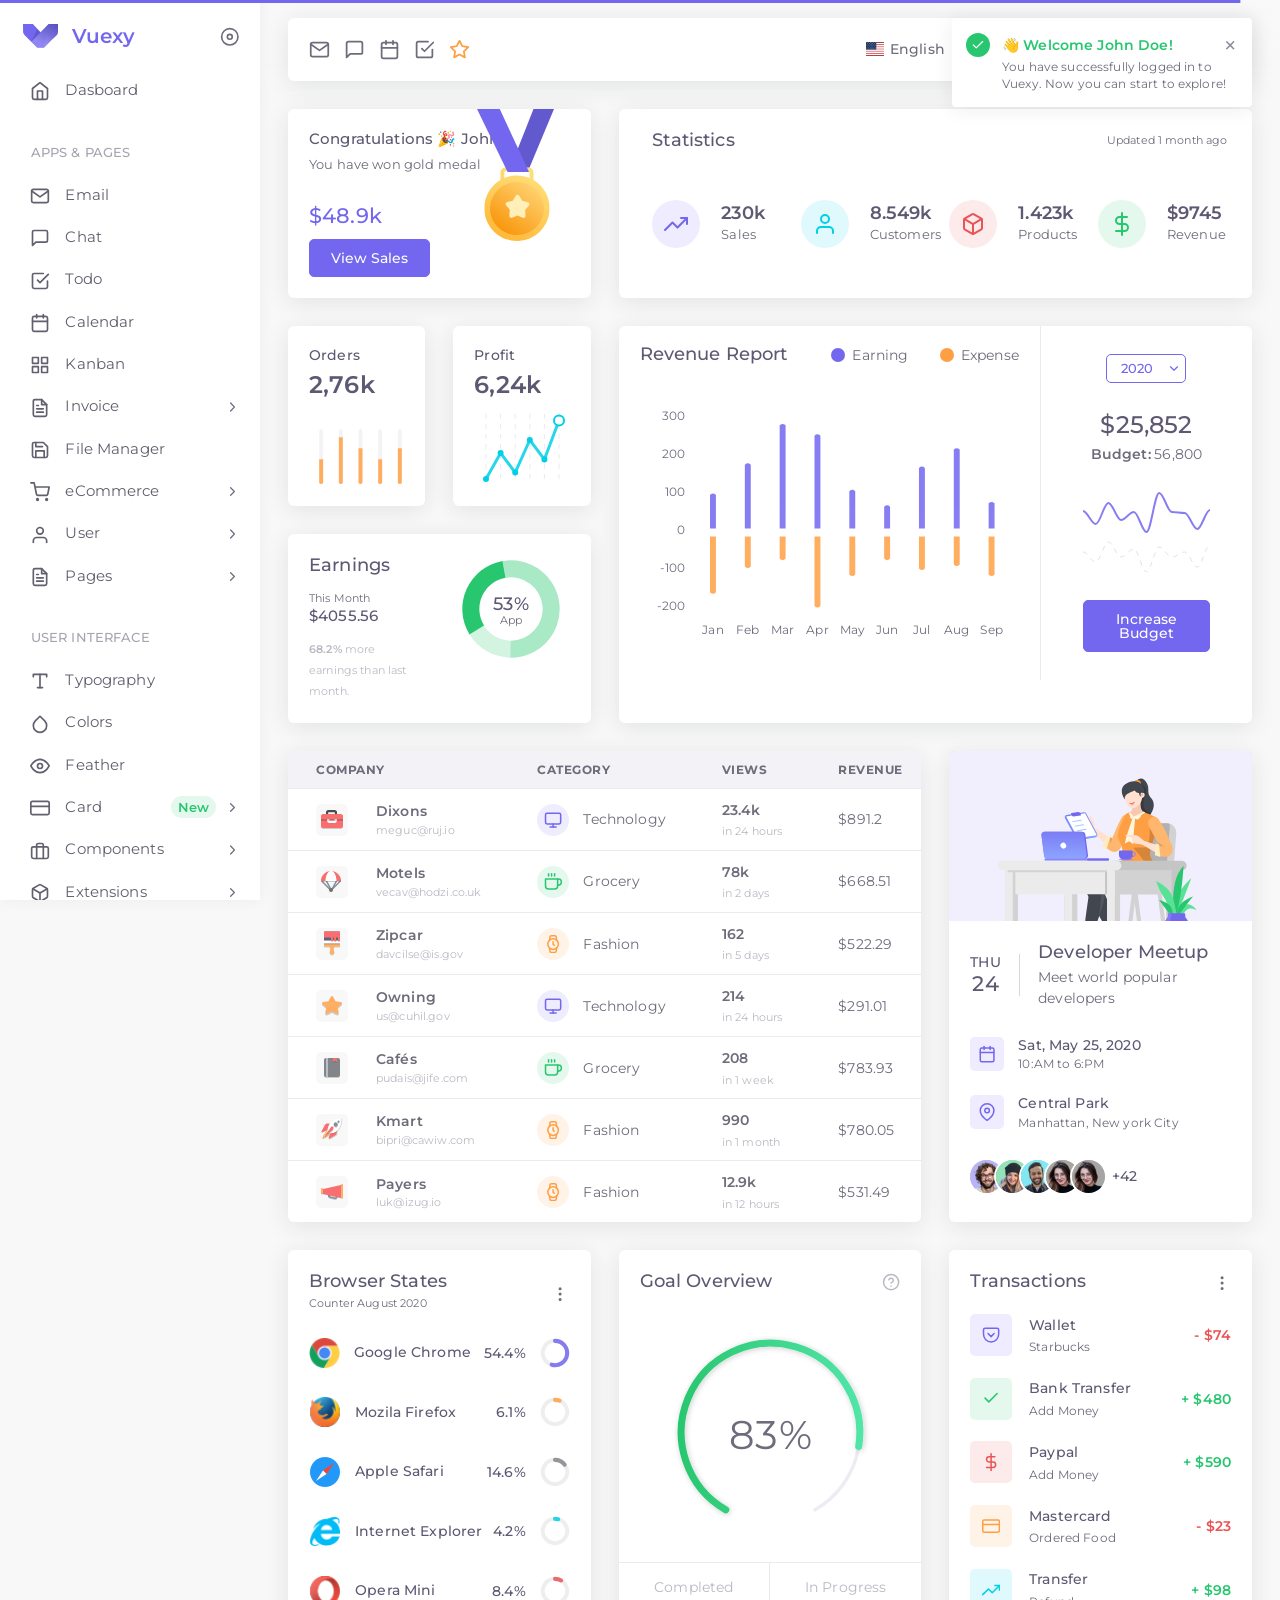
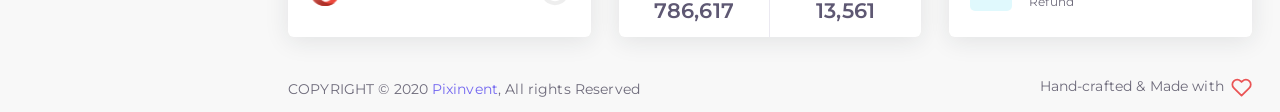
<file: admin/index.html>
<!DOCTYPE html>
<html class="loading" lang="en" data-textdirection="ltr">
<!-- BEGIN: Head-->

<head>
    <meta http-equiv="Content-Type" content="text/html; charset=UTF-8">
    <meta http-equiv="X-UA-Compatible" content="IE=edge">
    <meta name="viewport" content="width=device-width, initial-scale=1.0, user-scalable=0, minimal-ui">
    <meta name="description" content="Vuexy admin is super flexible, powerful, clean &amp; modern responsive bootstrap 4 admin template with unlimited possibilities.">
    <meta name="keywords" content="admin template, Vuexy admin template, dashboard template, flat admin template, responsive admin template, web app">
    <meta name="author" content="PIXINVENT">
    <title>Dashboard ecommerce - Vuexy - Bootstrap HTML admin template</title>
    <link rel="apple-touch-icon" href="app-assets/images/ico/apple-icon-120.png">
    <link rel="shortcut icon" type="image/x-icon" href="app-assets/images/ico/favicon.ico">
    <link href="https://fonts.googleapis.com/css2?family=Montserrat:ital,wght@0,300;0,400;0,500;0,600;1,400;1,500;1,600" rel="stylesheet">

    <!-- BEGIN: Vendor CSS-->
    <link rel="stylesheet" type="text/css" href="app-assets/vendors/css/vendors.min.css">
    <link rel="stylesheet" type="text/css" href="app-assets/vendors/css/charts/apexcharts.css">
    <link rel="stylesheet" type="text/css" href="app-assets/vendors/css/extensions/toastr.min.css">
    <!-- END: Vendor CSS-->

    <!-- BEGIN: Theme CSS-->
    <link rel="stylesheet" type="text/css" href="app-assets/css/bootstrap.css">
    <link rel="stylesheet" type="text/css" href="app-assets/css/bootstrap-extended.css">
    <link rel="stylesheet" type="text/css" href="app-assets/css/colors.css">
    <link rel="stylesheet" type="text/css" href="app-assets/css/components.css">
    <link rel="stylesheet" type="text/css" href="app-assets/css/themes/dark-layout.css">
    <link rel="stylesheet" type="text/css" href="app-assets/css/themes/bordered-layout.css">
    <link rel="stylesheet" type="text/css" href="app-assets/css/themes/semi-dark-layout.css">

    <!-- BEGIN: Page CSS-->
    <link rel="stylesheet" type="text/css" href="app-assets/css/core/menu/menu-types/vertical-menu.css">
    <link rel="stylesheet" type="text/css" href="app-assets/css/pages/dashboard-ecommerce.css">
    <link rel="stylesheet" type="text/css" href="app-assets/css/plugins/charts/chart-apex.css">
    <link rel="stylesheet" type="text/css" href="app-assets/css/plugins/extensions/ext-component-toastr.css">
    <!-- END: Page CSS-->

    <!-- BEGIN: Custom CSS-->
    <link rel="stylesheet" type="text/css" href="assets/css/style.css">
    <!-- END: Custom CSS-->

</head>
<!-- END: Head-->

<!-- BEGIN: Body-->

<body class="vertical-layout vertical-menu-modern  navbar-floating footer-static  " data-open="click" data-menu="vertical-menu-modern" data-col="">

    <!-- BEGIN: Header-->
    <nav class="header-navbar navbar navbar-expand-lg align-items-center floating-nav navbar-light navbar-shadow">
        <div class="navbar-container d-flex content">
            <div class="bookmark-wrapper d-flex align-items-center">
                <ul class="nav navbar-nav d-xl-none">
                    <li class="nav-item"><a class="nav-link menu-toggle" href="javascript:void(0);"><i class="ficon" data-feather="menu"></i></a></li>
                </ul>
                <ul class="nav navbar-nav bookmark-icons">
                    <li class="nav-item d-none d-lg-block"><a class="nav-link" href="app-email.html" data-toggle="tooltip" data-placement="top" title="Email"><i class="ficon" data-feather="mail"></i></a></li>
                    <li class="nav-item d-none d-lg-block"><a class="nav-link" href="app-chat.html" data-toggle="tooltip" data-placement="top" title="Chat"><i class="ficon" data-feather="message-square"></i></a></li>
                    <li class="nav-item d-none d-lg-block"><a class="nav-link" href="app-calendar.html" data-toggle="tooltip" data-placement="top" title="Calendar"><i class="ficon" data-feather="calendar"></i></a></li>
                    <li class="nav-item d-none d-lg-block"><a class="nav-link" href="app-todo.html" data-toggle="tooltip" data-placement="top" title="Todo"><i class="ficon" data-feather="check-square"></i></a></li>
                </ul>
                <ul class="nav navbar-nav">
                    <li class="nav-item d-none d-lg-block"><a class="nav-link bookmark-star"><i class="ficon text-warning" data-feather="star"></i></a>
                        <div class="bookmark-input search-input">
                            <div class="bookmark-input-icon"><i data-feather="search"></i></div>
                            <input class="form-control input" type="text" placeholder="Bookmark" tabindex="0" data-search="search">
                            <ul class="search-list search-list-bookmark"></ul>
                        </div>
                    </li>
                </ul>
            </div>
            <ul class="nav navbar-nav align-items-center ml-auto">
                <li class="nav-item dropdown dropdown-language"><a class="nav-link dropdown-toggle" id="dropdown-flag" href="javascript:void(0);" data-toggle="dropdown" aria-haspopup="true" aria-expanded="false"><i class="flag-icon flag-icon-us"></i><span class="selected-language">English</span></a>
                    <div class="dropdown-menu dropdown-menu-right" aria-labelledby="dropdown-flag"><a class="dropdown-item" href="javascript:void(0);" data-language="en"><i class="flag-icon flag-icon-us"></i> English</a><a class="dropdown-item" href="javascript:void(0);" data-language="fr"><i class="flag-icon flag-icon-fr"></i> French</a><a class="dropdown-item" href="javascript:void(0);" data-language="de"><i class="flag-icon flag-icon-de"></i> German</a><a class="dropdown-item" href="javascript:void(0);" data-language="pt"><i class="flag-icon flag-icon-pt"></i> Portuguese</a></div>
                </li>
                <li class="nav-item d-none d-lg-block"><a class="nav-link nav-link-style"><i class="ficon" data-feather="moon"></i></a></li>
                <li class="nav-item nav-search"><a class="nav-link nav-link-search"><i class="ficon" data-feather="search"></i></a>
                    <div class="search-input">
                        <div class="search-input-icon"><i data-feather="search"></i></div>
                        <input class="form-control input" type="text" placeholder="Explore Vuexy..." tabindex="-1" data-search="search">
                        <div class="search-input-close"><i data-feather="x"></i></div>
                        <ul class="search-list search-list-main"></ul>
                    </div>
                </li>
                <li class="nav-item dropdown dropdown-cart mr-25"><a class="nav-link" href="javascript:void(0);" data-toggle="dropdown"><i class="ficon" data-feather="shopping-cart"></i><span class="badge badge-pill badge-primary badge-up cart-item-count">6</span></a>
                    <ul class="dropdown-menu dropdown-menu-media dropdown-menu-right">
                        <li class="dropdown-menu-header">
                            <div class="dropdown-header d-flex">
                                <h4 class="notification-title mb-0 mr-auto">My Cart</h4>
                                <div class="badge badge-pill badge-light-primary">4 Items</div>
                            </div>
                        </li>
                        <li class="scrollable-container media-list">
                            <div class="media align-items-center"><img class="d-block rounded mr-1" src="app-assets/images/pages/eCommerce/1.png" alt="donuts" width="62">
                                <div class="media-body"><i class="ficon cart-item-remove" data-feather="x"></i>
                                    <div class="media-heading">
                                        <h6 class="cart-item-title"><a class="text-body" href="app-ecommerce-details.html"> Apple watch 5</a></h6><small class="cart-item-by">By Apple</small>
                                    </div>
                                    <div class="cart-item-qty">
                                        <div class="input-group">
                                            <input class="touchspin-cart" type="number" value="1">
                                        </div>
                                    </div>
                                    <h5 class="cart-item-price">$374.90</h5>
                                </div>
                            </div>
                            <div class="media align-items-center"><img class="d-block rounded mr-1" src="app-assets/images/pages/eCommerce/7.png" alt="donuts" width="62">
                                <div class="media-body"><i class="ficon cart-item-remove" data-feather="x"></i>
                                    <div class="media-heading">
                                        <h6 class="cart-item-title"><a class="text-body" href="app-ecommerce-details.html"> Google Home Mini</a></h6><small class="cart-item-by">By Google</small>
                                    </div>
                                    <div class="cart-item-qty">
                                        <div class="input-group">
                                            <input class="touchspin-cart" type="number" value="3">
                                        </div>
                                    </div>
                                    <h5 class="cart-item-price">$129.40</h5>
                                </div>
                            </div>
                            <div class="media align-items-center"><img class="d-block rounded mr-1" src="app-assets/images/pages/eCommerce/2.png" alt="donuts" width="62">
                                <div class="media-body"><i class="ficon cart-item-remove" data-feather="x"></i>
                                    <div class="media-heading">
                                        <h6 class="cart-item-title"><a class="text-body" href="app-ecommerce-details.html"> iPhone 11 Pro</a></h6><small class="cart-item-by">By Apple</small>
                                    </div>
                                    <div class="cart-item-qty">
                                        <div class="input-group">
                                            <input class="touchspin-cart" type="number" value="2">
                                        </div>
                                    </div>
                                    <h5 class="cart-item-price">$699.00</h5>
                                </div>
                            </div>
                            <div class="media align-items-center"><img class="d-block rounded mr-1" src="app-assets/images/pages/eCommerce/3.png" alt="donuts" width="62">
                                <div class="media-body"><i class="ficon cart-item-remove" data-feather="x"></i>
                                    <div class="media-heading">
                                        <h6 class="cart-item-title"><a class="text-body" href="app-ecommerce-details.html"> iMac Pro</a></h6><small class="cart-item-by">By Apple</small>
                                    </div>
                                    <div class="cart-item-qty">
                                        <div class="input-group">
                                            <input class="touchspin-cart" type="number" value="1">
                                        </div>
                                    </div>
                                    <h5 class="cart-item-price">$4,999.00</h5>
                                </div>
                            </div>
                            <div class="media align-items-center"><img class="d-block rounded mr-1" src="app-assets/images/pages/eCommerce/5.png" alt="donuts" width="62">
                                <div class="media-body"><i class="ficon cart-item-remove" data-feather="x"></i>
                                    <div class="media-heading">
                                        <h6 class="cart-item-title"><a class="text-body" href="app-ecommerce-details.html"> MacBook Pro</a></h6><small class="cart-item-by">By Apple</small>
                                    </div>
                                    <div class="cart-item-qty">
                                        <div class="input-group">
                                            <input class="touchspin-cart" type="number" value="1">
                                        </div>
                                    </div>
                                    <h5 class="cart-item-price">$2,999.00</h5>
                                </div>
                            </div>
                        </li>
                        <li class="dropdown-menu-footer">
                            <div class="d-flex justify-content-between mb-1">
                                <h6 class="font-weight-bolder mb-0">Total:</h6>
                                <h6 class="text-primary font-weight-bolder mb-0">$10,999.00</h6>
                            </div><a class="btn btn-primary btn-block" href="app-ecommerce-checkout.html">Checkout</a>
                        </li>
                    </ul>
                </li>
                <li class="nav-item dropdown dropdown-notification mr-25"><a class="nav-link" href="javascript:void(0);" data-toggle="dropdown"><i class="ficon" data-feather="bell"></i><span class="badge badge-pill badge-danger badge-up">5</span></a>
                    <ul class="dropdown-menu dropdown-menu-media dropdown-menu-right">
                        <li class="dropdown-menu-header">
                            <div class="dropdown-header d-flex">
                                <h4 class="notification-title mb-0 mr-auto">Notifications</h4>
                                <div class="badge badge-pill badge-light-primary">6 New</div>
                            </div>
                        </li>
                        <li class="scrollable-container media-list"><a class="d-flex" href="javascript:void(0)">
                                <div class="media d-flex align-items-start">
                                    <div class="media-left">
                                        <div class="avatar"><img src="app-assets/images/portrait/small/avatar-s-15.jpg" alt="avatar" width="32" height="32"></div>
                                    </div>
                                    <div class="media-body">
                                        <p class="media-heading"><span class="font-weight-bolder">Congratulation Sam 🎉</span>winner!</p><small class="notification-text"> Won the monthly best seller badge.</small>
                                    </div>
                                </div>
                            </a><a class="d-flex" href="javascript:void(0)">
                                <div class="media d-flex align-items-start">
                                    <div class="media-left">
                                        <div class="avatar"><img src="app-assets/images/portrait/small/avatar-s-3.jpg" alt="avatar" width="32" height="32"></div>
                                    </div>
                                    <div class="media-body">
                                        <p class="media-heading"><span class="font-weight-bolder">New message</span>&nbsp;received</p><small class="notification-text"> You have 10 unread messages</small>
                                    </div>
                                </div>
                            </a><a class="d-flex" href="javascript:void(0)">
                                <div class="media d-flex align-items-start">
                                    <div class="media-left">
                                        <div class="avatar bg-light-danger">
                                            <div class="avatar-content">MD</div>
                                        </div>
                                    </div>
                                    <div class="media-body">
                                        <p class="media-heading"><span class="font-weight-bolder">Revised Order 👋</span>&nbsp;checkout</p><small class="notification-text"> MD Inc. order updated</small>
                                    </div>
                                </div>
                            </a>
                            <div class="media d-flex align-items-center">
                                <h6 class="font-weight-bolder mr-auto mb-0">System Notifications</h6>
                                <div class="custom-control custom-control-primary custom-switch">
                                    <input class="custom-control-input" id="systemNotification" type="checkbox" checked="">
                                    <label class="custom-control-label" for="systemNotification"></label>
                                </div>
                            </div><a class="d-flex" href="javascript:void(0)">
                                <div class="media d-flex align-items-start">
                                    <div class="media-left">
                                        <div class="avatar bg-light-danger">
                                            <div class="avatar-content"><i class="avatar-icon" data-feather="x"></i></div>
                                        </div>
                                    </div>
                                    <div class="media-body">
                                        <p class="media-heading"><span class="font-weight-bolder">Server down</span>&nbsp;registered</p><small class="notification-text"> USA Server is down due to hight CPU usage</small>
                                    </div>
                                </div>
                            </a><a class="d-flex" href="javascript:void(0)">
                                <div class="media d-flex align-items-start">
                                    <div class="media-left">
                                        <div class="avatar bg-light-success">
                                            <div class="avatar-content"><i class="avatar-icon" data-feather="check"></i></div>
                                        </div>
                                    </div>
                                    <div class="media-body">
                                        <p class="media-heading"><span class="font-weight-bolder">Sales report</span>&nbsp;generated</p><small class="notification-text"> Last month sales report generated</small>
                                    </div>
                                </div>
                            </a><a class="d-flex" href="javascript:void(0)">
                                <div class="media d-flex align-items-start">
                                    <div class="media-left">
                                        <div class="avatar bg-light-warning">
                                            <div class="avatar-content"><i class="avatar-icon" data-feather="alert-triangle"></i></div>
                                        </div>
                                    </div>
                                    <div class="media-body">
                                        <p class="media-heading"><span class="font-weight-bolder">High memory</span>&nbsp;usage</p><small class="notification-text"> BLR Server using high memory</small>
                                    </div>
                                </div>
                            </a>
                        </li>
                        <li class="dropdown-menu-footer"><a class="btn btn-primary btn-block" href="javascript:void(0)">Read all notifications</a></li>
                    </ul>
                </li>
                <li class="nav-item dropdown dropdown-user"><a class="nav-link dropdown-toggle dropdown-user-link" id="dropdown-user" href="javascript:void(0);" data-toggle="dropdown" aria-haspopup="true" aria-expanded="false">
                        <div class="user-nav d-sm-flex d-none"><span class="user-name font-weight-bolder">John Doe</span><span class="user-status">Admin</span></div><span class="avatar"><img class="round" src="app-assets/images/portrait/small/avatar-s-11.jpg" alt="avatar" height="40" width="40"><span class="avatar-status-online"></span></span>
                    </a>
                    <div class="dropdown-menu dropdown-menu-right" aria-labelledby="dropdown-user"><a class="dropdown-item" href="page-profile.html"><i class="mr-50" data-feather="user"></i> Profile</a><a class="dropdown-item" href="app-email.html"><i class="mr-50" data-feather="mail"></i> Inbox</a><a class="dropdown-item" href="app-todo.html"><i class="mr-50" data-feather="check-square"></i> Task</a><a class="dropdown-item" href="app-chat.html"><i class="mr-50" data-feather="message-square"></i> Chats</a>
                        <div class="dropdown-divider"></div><a class="dropdown-item" href="page-account-settings.html"><i class="mr-50" data-feather="settings"></i> Settings</a><a class="dropdown-item" href="page-pricing.html"><i class="mr-50" data-feather="credit-card"></i> Pricing</a><a class="dropdown-item" href="page-faq.html"><i class="mr-50" data-feather="help-circle"></i> FAQ</a><a class="dropdown-item" href="page-auth-login-v2.html"><i class="mr-50" data-feather="power"></i> Logout</a>
                    </div>
                </li>
            </ul>
        </div>
    </nav>
    <ul class="main-search-list-defaultlist d-none">
        <li class="d-flex align-items-center"><a href="javascript:void(0);">
                <h6 class="section-label mt-75 mb-0">Files</h6>
            </a></li>
        <li class="auto-suggestion"><a class="d-flex align-items-center justify-content-between w-100" href="app-file-manager.html">
                <div class="d-flex">
                    <div class="mr-75"><img src="app-assets/images/icons/xls.png" alt="png" height="32"></div>
                    <div class="search-data">
                        <p class="search-data-title mb-0">Two new item submitted</p><small class="text-muted">Marketing Manager</small>
                    </div>
                </div><small class="search-data-size mr-50 text-muted">&apos;17kb</small>
            </a></li>
        <li class="auto-suggestion"><a class="d-flex align-items-center justify-content-between w-100" href="app-file-manager.html">
                <div class="d-flex">
                    <div class="mr-75"><img src="app-assets/images/icons/jpg.png" alt="png" height="32"></div>
                    <div class="search-data">
                        <p class="search-data-title mb-0">52 JPG file Generated</p><small class="text-muted">FontEnd Developer</small>
                    </div>
                </div><small class="search-data-size mr-50 text-muted">&apos;11kb</small>
            </a></li>
        <li class="auto-suggestion"><a class="d-flex align-items-center justify-content-between w-100" href="app-file-manager.html">
                <div class="d-flex">
                    <div class="mr-75"><img src="app-assets/images/icons/pdf.png" alt="png" height="32"></div>
                    <div class="search-data">
                        <p class="search-data-title mb-0">25 PDF File Uploaded</p><small class="text-muted">Digital Marketing Manager</small>
                    </div>
                </div><small class="search-data-size mr-50 text-muted">&apos;150kb</small>
            </a></li>
        <li class="auto-suggestion"><a class="d-flex align-items-center justify-content-between w-100" href="app-file-manager.html">
                <div class="d-flex">
                    <div class="mr-75"><img src="app-assets/images/icons/doc.png" alt="png" height="32"></div>
                    <div class="search-data">
                        <p class="search-data-title mb-0">Anna_Strong.doc</p><small class="text-muted">Web Designer</small>
                    </div>
                </div><small class="search-data-size mr-50 text-muted">&apos;256kb</small>
            </a></li>
        <li class="d-flex align-items-center"><a href="javascript:void(0);">
                <h6 class="section-label mt-75 mb-0">Members</h6>
            </a></li>
        <li class="auto-suggestion"><a class="d-flex align-items-center justify-content-between py-50 w-100" href="app-user-view.html">
                <div class="d-flex align-items-center">
                    <div class="avatar mr-75"><img src="app-assets/images/portrait/small/avatar-s-8.jpg" alt="png" height="32"></div>
                    <div class="search-data">
                        <p class="search-data-title mb-0">John Doe</p><small class="text-muted">UI designer</small>
                    </div>
                </div>
            </a></li>
        <li class="auto-suggestion"><a class="d-flex align-items-center justify-content-between py-50 w-100" href="app-user-view.html">
                <div class="d-flex align-items-center">
                    <div class="avatar mr-75"><img src="app-assets/images/portrait/small/avatar-s-1.jpg" alt="png" height="32"></div>
                    <div class="search-data">
                        <p class="search-data-title mb-0">Michal Clark</p><small class="text-muted">FontEnd Developer</small>
                    </div>
                </div>
            </a></li>
        <li class="auto-suggestion"><a class="d-flex align-items-center justify-content-between py-50 w-100" href="app-user-view.html">
                <div class="d-flex align-items-center">
                    <div class="avatar mr-75"><img src="app-assets/images/portrait/small/avatar-s-14.jpg" alt="png" height="32"></div>
                    <div class="search-data">
                        <p class="search-data-title mb-0">Milena Gibson</p><small class="text-muted">Digital Marketing Manager</small>
                    </div>
                </div>
            </a></li>
        <li class="auto-suggestion"><a class="d-flex align-items-center justify-content-between py-50 w-100" href="app-user-view.html">
                <div class="d-flex align-items-center">
                    <div class="avatar mr-75"><img src="app-assets/images/portrait/small/avatar-s-6.jpg" alt="png" height="32"></div>
                    <div class="search-data">
                        <p class="search-data-title mb-0">Anna Strong</p><small class="text-muted">Web Designer</small>
                    </div>
                </div>
            </a></li>
    </ul>
    <ul class="main-search-list-defaultlist-other-list d-none">
        <li class="auto-suggestion justify-content-between"><a class="d-flex align-items-center justify-content-between w-100 py-50">
                <div class="d-flex justify-content-start"><span class="mr-75" data-feather="alert-circle"></span><span>No results found.</span></div>
            </a></li>
    </ul>
    <!-- END: Header-->


    <!-- BEGIN: Main Menu-->
    <div class="main-menu menu-fixed menu-light menu-accordion menu-shadow" data-scroll-to-active="true">
        <div class="navbar-header">
            <ul class="nav navbar-nav flex-row">
                <li class="nav-item mr-auto"><a class="navbar-brand" href="html/ltr/vertical-menu-template/index.html"><span class="brand-logo">
                            <svg viewbox="0 0 139 95" version="1.1" xmlns="http://www.w3.org/2000/svg" xmlns:xlink="http://www.w3.org/1999/xlink" height="24">
                                <defs>
                                    <lineargradient id="linearGradient-1" x1="100%" y1="10.5120544%" x2="50%" y2="89.4879456%">
                                        <stop stop-color="#000000" offset="0%"></stop>
                                        <stop stop-color="#FFFFFF" offset="100%"></stop>
                                    </lineargradient>
                                    <lineargradient id="linearGradient-2" x1="64.0437835%" y1="46.3276743%" x2="37.373316%" y2="100%">
                                        <stop stop-color="#EEEEEE" stop-opacity="0" offset="0%"></stop>
                                        <stop stop-color="#FFFFFF" offset="100%"></stop>
                                    </lineargradient>
                                </defs>
                                <g id="Page-1" stroke="none" stroke-width="1" fill="none" fill-rule="evenodd">
                                    <g id="Artboard" transform="translate(-400.000000, -178.000000)">
                                        <g id="Group" transform="translate(400.000000, 178.000000)">
                                            <path class="text-primary" id="Path" d="M-5.68434189e-14,2.84217094e-14 L39.1816085,2.84217094e-14 L69.3453773,32.2519224 L101.428699,2.84217094e-14 L138.784583,2.84217094e-14 L138.784199,29.8015838 C137.958931,37.3510206 135.784352,42.5567762 132.260463,45.4188507 C128.736573,48.2809251 112.33867,64.5239941 83.0667527,94.1480575 L56.2750821,94.1480575 L6.71554594,44.4188507 C2.46876683,39.9813776 0.345377275,35.1089553 0.345377275,29.8015838 C0.345377275,24.4942122 0.230251516,14.560351 -5.68434189e-14,2.84217094e-14 Z" style="fill:currentColor"></path>
                                            <path id="Path1" d="M69.3453773,32.2519224 L101.428699,1.42108547e-14 L138.784583,1.42108547e-14 L138.784199,29.8015838 C137.958931,37.3510206 135.784352,42.5567762 132.260463,45.4188507 C128.736573,48.2809251 112.33867,64.5239941 83.0667527,94.1480575 L56.2750821,94.1480575 L32.8435758,70.5039241 L69.3453773,32.2519224 Z" fill="url(#linearGradient-1)" opacity="0.2"></path>
                                            <polygon id="Path-2" fill="#000000" opacity="0.049999997" points="69.3922914 32.4202615 32.8435758 70.5039241 54.0490008 16.1851325"></polygon>
                                            <polygon id="Path-21" fill="#000000" opacity="0.099999994" points="69.3922914 32.4202615 32.8435758 70.5039241 58.3683556 20.7402338"></polygon>
                                            <polygon id="Path-3" fill="url(#linearGradient-2)" opacity="0.099999994" points="101.428699 0 83.0667527 94.1480575 130.378721 47.0740288"></polygon>
                                        </g>
                                    </g>
                                </g>
                            </svg></span>
                        <h2 class="brand-text">Vuexy</h2>
                    </a></li>
                <li class="nav-item nav-toggle"><a class="nav-link modern-nav-toggle pr-0" data-toggle="collapse"><i class="d-block d-xl-none text-primary toggle-icon font-medium-4" data-feather="x"></i><i class="d-none d-xl-block collapse-toggle-icon font-medium-4  text-primary" data-feather="disc" data-ticon="disc"></i></a></li>
            </ul>
        </div>
        <div class="shadow-bottom"></div>
        <div class="main-menu-content">
            <ul class="navigation navigation-main" id="main-menu-navigation" data-menu="menu-navigation">
                <li class=" nav-item"><a class="d-flex align-items-center" href="index.html"><i data-feather="home"></i><span class="menu-title text-truncate" data-i18n="Dasboard">Dasboard</span></a>
                <li class=" navigation-header"><span data-i18n="Apps &amp; Pages">Apps &amp; Pages</span><i data-feather="more-horizontal"></i>
                </li>
                <li class=" nav-item"><a class="d-flex align-items-center" href="app-email.html"><i data-feather="mail"></i><span class="menu-title text-truncate" data-i18n="Email">Email</span></a>
                </li>
                <li class=" nav-item"><a class="d-flex align-items-center" href="app-chat.html"><i data-feather="message-square"></i><span class="menu-title text-truncate" data-i18n="Chat">Chat</span></a>
                </li>
                <li class=" nav-item"><a class="d-flex align-items-center" href="app-todo.html"><i data-feather="check-square"></i><span class="menu-title text-truncate" data-i18n="Todo">Todo</span></a>
                </li>
                <li class=" nav-item"><a class="d-flex align-items-center" href="app-calendar.html"><i data-feather="calendar"></i><span class="menu-title text-truncate" data-i18n="Calendar">Calendar</span></a>
                </li>
                <li class=" nav-item"><a class="d-flex align-items-center" href="app-kanban.html"><i data-feather="grid"></i><span class="menu-title text-truncate" data-i18n="Kanban">Kanban</span></a>
                </li>
                <li class=" nav-item"><a class="d-flex align-items-center" href="#"><i data-feather="file-text"></i><span class="menu-title text-truncate" data-i18n="Invoice">Invoice</span></a>
                    <ul class="menu-content">
                        <li><a class="d-flex align-items-center" href="app-invoice-list.html"><i data-feather="circle"></i><span class="menu-item text-truncate" data-i18n="List">List</span></a>
                        </li>
                        <li><a class="d-flex align-items-center" href="app-invoice-preview.html"><i data-feather="circle"></i><span class="menu-item text-truncate" data-i18n="Preview">Preview</span></a>
                        </li>
                        <li><a class="d-flex align-items-center" href="app-invoice-edit.html"><i data-feather="circle"></i><span class="menu-item text-truncate" data-i18n="Edit">Edit</span></a>
                        </li>
                        <li><a class="d-flex align-items-center" href="app-invoice-add.html"><i data-feather="circle"></i><span class="menu-item text-truncate" data-i18n="Add">Add</span></a>
                        </li>
                    </ul>
                </li>
                <li class=" nav-item"><a class="d-flex align-items-center" href="app-file-manager.html"><i data-feather="save"></i><span class="menu-title text-truncate" data-i18n="File Manager">File Manager</span></a>
                </li>
                <li class=" nav-item"><a class="d-flex align-items-center" href="#"><i data-feather="shopping-cart"></i><span class="menu-title text-truncate" data-i18n="eCommerce">eCommerce</span></a>
                    <ul class="menu-content">
                        <li><a class="d-flex align-items-center" href="app-ecommerce-shop.html"><i data-feather="circle"></i><span class="menu-item text-truncate" data-i18n="Shop">Shop</span></a>
                        </li>
                        <li><a class="d-flex align-items-center" href="app-ecommerce-details.html"><i data-feather="circle"></i><span class="menu-item text-truncate" data-i18n="Details">Details</span></a>
                        </li>
                        <li><a class="d-flex align-items-center" href="app-ecommerce-wishlist.html"><i data-feather="circle"></i><span class="menu-item text-truncate" data-i18n="Wish List">Wish List</span></a>
                        </li>
                        <li><a class="d-flex align-items-center" href="app-ecommerce-checkout.html"><i data-feather="circle"></i><span class="menu-item text-truncate" data-i18n="Checkout">Checkout</span></a>
                        </li>
                    </ul>
                </li>
                <li class=" nav-item"><a class="d-flex align-items-center" href="#"><i data-feather="user"></i><span class="menu-title text-truncate" data-i18n="User">User</span></a>
                    <ul class="menu-content">
                        <li><a class="d-flex align-items-center" href="app-user-list.html"><i data-feather="circle"></i><span class="menu-item text-truncate" data-i18n="List">List</span></a>
                        </li>
                        <li><a class="d-flex align-items-center" href="app-user-view.html"><i data-feather="circle"></i><span class="menu-item text-truncate" data-i18n="View">View</span></a>
                        </li>
                        <li><a class="d-flex align-items-center" href="app-user-edit.html"><i data-feather="circle"></i><span class="menu-item text-truncate" data-i18n="Edit">Edit</span></a>
                        </li>
                    </ul>
                </li>
                <li class=" nav-item"><a class="d-flex align-items-center" href="#"><i data-feather="file-text"></i><span class="menu-title text-truncate" data-i18n="Pages">Pages</span></a>
                    <ul class="menu-content">
                        <li><a class="d-flex align-items-center" href="#"><i data-feather="circle"></i><span class="menu-item text-truncate" data-i18n="Authentication">Authentication</span></a>
                            <ul class="menu-content">
                                <li><a class="d-flex align-items-center" href="page-auth-login-v1.html" target="_blank"><span class="menu-item text-truncate" data-i18n="LoginV1">Login v1</span></a>
                                </li>
                                <li><a class="d-flex align-items-center" href="page-auth-login-v2.html" target="_blank"><span class="menu-item text-truncate" data-i18n="LoginV2">Login v2</span></a>
                                </li>
                                <li><a class="d-flex align-items-center" href="page-auth-register-v1.html" target="_blank"><span class="menu-item text-truncate" data-i18n="RegisterV1">Register v1</span></a>
                                </li>
                                <li><a class="d-flex align-items-center" href="page-auth-register-v2.html" target="_blank"><span class="menu-item text-truncate" data-i18n="RegisterV2">Register v2</span></a>
                                </li>
                                <li><a class="d-flex align-items-center" href="page-auth-forgot-password-v1.html" target="_blank"><span class="menu-item text-truncate" data-i18n="ForgotPasswordV1">Forgot Password v1</span></a>
                                </li>
                                <li><a class="d-flex align-items-center" href="page-auth-forgot-password-v2.html" target="_blank"><span class="menu-item text-truncate" data-i18n="ForgotPasswordV2">Forgot Password v2</span></a>
                                </li>
                                <li><a class="d-flex align-items-center" href="page-auth-reset-password-v1.html" target="_blank"><span class="menu-item text-truncate" data-i18n="ResetPasswordV1">Reset Password v1</span></a>
                                </li>
                                <li><a class="d-flex align-items-center" href="page-auth-reset-password-v2.html" target="_blank"><span class="menu-item text-truncate" data-i18n="ResetPasswordV2">Reset Password v2</span></a>
                                </li>
                            </ul>
                        </li>
                        <li><a class="d-flex align-items-center" href="page-account-settings.html"><i data-feather="circle"></i><span class="menu-item text-truncate" data-i18n="Account Settings">Account Settings</span></a>
                        </li>
                        <li><a class="d-flex align-items-center" href="page-profile.html"><i data-feather="circle"></i><span class="menu-item text-truncate" data-i18n="Profile">Profile</span></a>
                        </li>
                        <li><a class="d-flex align-items-center" href="page-faq.html"><i data-feather="circle"></i><span class="menu-item text-truncate" data-i18n="FAQ">FAQ</span></a>
                        </li>
                        <li><a class="d-flex align-items-center" href="page-knowledge-base.html"><i data-feather="circle"></i><span class="menu-item text-truncate" data-i18n="Knowledge Base">Knowledge Base</span></a>
                        </li>
                        <li><a class="d-flex align-items-center" href="page-pricing.html"><i data-feather="circle"></i><span class="menu-item text-truncate" data-i18n="Pricing">Pricing</span></a>
                        </li>
                        <li><a class="d-flex align-items-center" href="#"><i data-feather="circle"></i><span class="menu-item text-truncate" data-i18n="Blog">Blog</span></a>
                            <ul class="menu-content">
                                <li><a class="d-flex align-items-center" href="page-blog-list.html"><span class="menu-item text-truncate" data-i18n="List">List</span></a>
                                </li>
                                <li><a class="d-flex align-items-center" href="page-blog-detail.html"><span class="menu-item text-truncate" data-i18n="Detail">Detail</span></a>
                                </li>
                                <li><a class="d-flex align-items-center" href="page-blog-edit.html"><span class="menu-item text-truncate" data-i18n="Edit">Edit</span></a>
                                </li>
                            </ul>
                        </li>
                        <li><a class="d-flex align-items-center" href="#"><i data-feather="circle"></i><span class="menu-item text-truncate" data-i18n="Mail Template">Mail Template</span></a>
                            <ul class="menu-content">
                                <li><a class="d-flex align-items-center" href="https://pixinvent.com/demo/vuexy-mail-template/mail-welcome.html" target="_blank"><span class="menu-item text-truncate" data-i18n="Welcome">Welcome</span></a>
                                </li>
                                <li><a class="d-flex align-items-center" href="https://pixinvent.com/demo/vuexy-mail-template/mail-reset-password.html" target="_blank"><span class="menu-item text-truncate" data-i18n="Reset Password">Reset Password</span></a>
                                </li>
                                <li><a class="d-flex align-items-center" href="https://pixinvent.com/demo/vuexy-mail-template/mail-verify-email.html" target="_blank"><span class="menu-item text-truncate" data-i18n="Verify Email">Verify Email</span></a>
                                </li>
                                <li><a class="d-flex align-items-center" href="https://pixinvent.com/demo/vuexy-mail-template/mail-deactivate-account.html" target="_blank"><span class="menu-item text-truncate" data-i18n="Deactivate Account">Deactivate Account</span></a>
                                </li>
                                <li><a class="d-flex align-items-center" href="https://pixinvent.com/demo/vuexy-mail-template/mail-invoice.html" target="_blank"><span class="menu-item text-truncate" data-i18n="Invoice">Invoice</span></a>
                                </li>
                                <li><a class="d-flex align-items-center" href="https://pixinvent.com/demo/vuexy-mail-template/mail-promotional.html" target="_blank"><span class="menu-item text-truncate" data-i18n="Promotional">Promotional</span></a>
                                </li>
                            </ul>
                        </li>
                        <li><a class="d-flex align-items-center" href="#"><i data-feather="circle"></i><span class="menu-item text-truncate" data-i18n="Miscellaneous">Miscellaneous</span></a>
                            <ul class="menu-content">
                                <li><a class="d-flex align-items-center" href="page-misc-coming-soon.html" target="_blank"><span class="menu-item text-truncate" data-i18n="Coming Soon">Coming Soon</span></a>
                                </li>
                                <li><a class="d-flex align-items-center" href="page-misc-not-authorized.html" target="_blank"><span class="menu-item text-truncate" data-i18n="Not Authorized">Not Authorized</span></a>
                                </li>
                                <li><a class="d-flex align-items-center" href="page-misc-under-maintenance.html" target="_blank"><span class="menu-item text-truncate" data-i18n="Maintenance">Maintenance</span></a>
                                </li>
                                <li><a class="d-flex align-items-center" href="page-misc-error.html" target="_blank"><span class="menu-item text-truncate" data-i18n="Error">Error</span></a>
                                </li>
                            </ul>
                        </li>
                    </ul>
                </li>
                <li class=" navigation-header"><span data-i18n="User Interface">User Interface</span><i data-feather="more-horizontal"></i>
                </li>
                <li class=" nav-item"><a class="d-flex align-items-center" href="ui-typography.html"><i data-feather="type"></i><span class="menu-title text-truncate" data-i18n="Typography">Typography</span></a>
                </li>
                <li class=" nav-item"><a class="d-flex align-items-center" href="ui-colors.html"><i data-feather="droplet"></i><span class="menu-title text-truncate" data-i18n="Colors">Colors</span></a>
                </li>
                <li class=" nav-item"><a class="d-flex align-items-center" href="ui-feather.html"><i data-feather="eye"></i><span class="menu-title text-truncate" data-i18n="Feather">Feather</span></a>
                </li>
                <li class=" nav-item"><a class="d-flex align-items-center" href="#"><i data-feather="credit-card"></i><span class="menu-title text-truncate" data-i18n="Card">Card</span><span class="badge badge-light-success badge-pill ml-auto mr-1">New</span></a>
                    <ul class="menu-content">
                        <li><a class="d-flex align-items-center" href="card-basic.html"><i data-feather="circle"></i><span class="menu-item text-truncate" data-i18n="Basic">Basic</span></a>
                        </li>
                        <li><a class="d-flex align-items-center" href="card-advance.html"><i data-feather="circle"></i><span class="menu-item text-truncate" data-i18n="Advance">Advance</span></a>
                        </li>
                        <li><a class="d-flex align-items-center" href="card-statistics.html"><i data-feather="circle"></i><span class="menu-item text-truncate" data-i18n="Statistics">Statistics</span></a>
                        </li>
                        <li><a class="d-flex align-items-center" href="card-analytics.html"><i data-feather="circle"></i><span class="menu-item text-truncate" data-i18n="Analytics">Analytics</span></a>
                        </li>
                        <li><a class="d-flex align-items-center" href="card-actions.html"><i data-feather="circle"></i><span class="menu-item text-truncate" data-i18n="Card Actions">Card Actions</span></a>
                        </li>
                    </ul>
                </li>
                <li class=" nav-item"><a class="d-flex align-items-center" href="#"><i data-feather="briefcase"></i><span class="menu-title text-truncate" data-i18n="Components">Components</span></a>
                    <ul class="menu-content">
                        <li><a class="d-flex align-items-center" href="component-alerts.html"><i data-feather="circle"></i><span class="menu-item text-truncate" data-i18n="Alerts">Alerts</span></a>
                        </li>
                        <li><a class="d-flex align-items-center" href="component-avatar.html"><i data-feather="circle"></i><span class="menu-item text-truncate" data-i18n="Avatar">Avatar</span></a>
                        </li>
                        <li><a class="d-flex align-items-center" href="component-badges.html"><i data-feather="circle"></i><span class="menu-item text-truncate" data-i18n="Badges">Badges</span></a>
                        </li>
                        <li><a class="d-flex align-items-center" href="component-breadcrumbs.html"><i data-feather="circle"></i><span class="menu-item text-truncate" data-i18n="Breadcrumbs">Breadcrumbs</span></a>
                        </li>
                        <li><a class="d-flex align-items-center" href="component-buttons.html"><i data-feather="circle"></i><span class="menu-item text-truncate" data-i18n="Buttons">Buttons</span></a>
                        </li>
                        <li><a class="d-flex align-items-center" href="component-carousel.html"><i data-feather="circle"></i><span class="menu-item text-truncate" data-i18n="Carousel">Carousel</span></a>
                        </li>
                        <li><a class="d-flex align-items-center" href="component-collapse.html"><i data-feather="circle"></i><span class="menu-item text-truncate" data-i18n="Collapse">Collapse</span></a>
                        </li>
                        <li><a class="d-flex align-items-center" href="component-divider.html"><i data-feather="circle"></i><span class="menu-item text-truncate" data-i18n="Divider">Divider</span></a>
                        </li>
                        <li><a class="d-flex align-items-center" href="component-dropdowns.html"><i data-feather="circle"></i><span class="menu-item text-truncate" data-i18n="Dropdowns">Dropdowns</span></a>
                        </li>
                        <li><a class="d-flex align-items-center" href="component-list-group.html"><i data-feather="circle"></i><span class="menu-item text-truncate" data-i18n="List Group">List Group</span></a>
                        </li>
                        <li><a class="d-flex align-items-center" href="component-media-objects.html"><i data-feather="circle"></i><span class="menu-item">Media Objects</span></a>
                        </li>
                        <li><a class="d-flex align-items-center" href="component-modals.html"><i data-feather="circle"></i><span class="menu-item text-truncate" data-i18n="Modals">Modals</span></a>
                        </li>
                        <li><a class="d-flex align-items-center" href="component-navs-component.html"><i data-feather="circle"></i><span class="menu-item text-truncate" data-i18n="Navs Component">Navs Component</span></a>
                        </li>
                        <li><a class="d-flex align-items-center" href="component-pagination.html"><i data-feather="circle"></i><span class="menu-item text-truncate" data-i18n="Pagination">Pagination</span></a>
                        </li>
                        <li><a class="d-flex align-items-center" href="component-pill-badges.html"><i data-feather="circle"></i><span class="menu-item text-truncate" data-i18n="Pill Badges">Pill Badges</span></a>
                        </li>
                        <li><a class="d-flex align-items-center" href="component-pills-component.html"><i data-feather="circle"></i><span class="menu-item text-truncate" data-i18n="Pills Component">Pills Component</span></a>
                        </li>
                        <li><a class="d-flex align-items-center" href="component-popovers.html"><i data-feather="circle"></i><span class="menu-item text-truncate" data-i18n="Popovers">Popovers</span></a>
                        </li>
                        <li><a class="d-flex align-items-center" href="component-progress.html"><i data-feather="circle"></i><span class="menu-item text-truncate" data-i18n="Progress">Progress</span></a>
                        </li>
                        <li><a class="d-flex align-items-center" href="component-spinner.html"><i data-feather="circle"></i><span class="menu-item text-truncate" data-i18n="Spinner">Spinner</span></a>
                        </li>
                        <li><a class="d-flex align-items-center" href="component-tabs-component.html"><i data-feather="circle"></i><span class="menu-item text-truncate" data-i18n="Tabs Component">Tabs Component</span></a>
                        </li>
                        <li><a class="d-flex align-items-center" href="component-timeline.html"><i data-feather="circle"></i><span class="menu-item text-truncate" data-i18n="Timeline">Timeline</span></a>
                        </li>
                        <li><a class="d-flex align-items-center" href="component-bs-toast.html"><i data-feather="circle"></i><span class="menu-item text-truncate" data-i18n="Toasts">Toasts</span></a>
                        </li>
                        <li><a class="d-flex align-items-center" href="component-tooltips.html"><i data-feather="circle"></i><span class="menu-item text-truncate" data-i18n="Tooltips">Tooltips</span></a>
                        </li>
                    </ul>
                </li>
                <li class=" nav-item"><a class="d-flex align-items-center" href="#"><i data-feather="box"></i><span class="menu-title text-truncate" data-i18n="Extensions">Extensions</span></a>
                    <ul class="menu-content">
                        <li><a class="d-flex align-items-center" href="ext-component-sweet-alerts.html"><i data-feather="circle"></i><span class="menu-item text-truncate" data-i18n="Sweet Alert">Sweet Alert</span></a>
                        </li>
                        <li><a class="d-flex align-items-center" href="ext-component-blockui.html"><i data-feather="circle"></i><span class="menu-item text-truncate" data-i18n="Block UI">BlockUI</span></a>
                        </li>
                        <li><a class="d-flex align-items-center" href="ext-component-toastr.html"><i data-feather="circle"></i><span class="menu-item text-truncate" data-i18n="Toastr">Toastr</span></a>
                        </li>
                        <li><a class="d-flex align-items-center" href="ext-component-sliders.html"><i data-feather="circle"></i><span class="menu-item text-truncate" data-i18n="Sliders">Sliders</span></a>
                        </li>
                        <li><a class="d-flex align-items-center" href="ext-component-drag-drop.html"><i data-feather="circle"></i><span class="menu-item text-truncate" data-i18n="Drag &amp; Drop">Drag &amp; Drop</span></a>
                        </li>
                        <li><a class="d-flex align-items-center" href="ext-component-tour.html"><i data-feather="circle"></i><span class="menu-item text-truncate" data-i18n="Tour">Tour</span></a>
                        </li>
                        <li><a class="d-flex align-items-center" href="ext-component-clipboard.html"><i data-feather="circle"></i><span class="menu-item text-truncate" data-i18n="Clipboard">Clipboard</span></a>
                        </li>
                        <li><a class="d-flex align-items-center" href="ext-component-media-player.html"><i data-feather="circle"></i><span class="menu-item text-truncate" data-i18n="Media player">Media Player</span></a>
                        </li>
                        <li><a class="d-flex align-items-center" href="ext-component-context-menu.html"><i data-feather="circle"></i><span class="menu-item text-truncate" data-i18n="Context Menu">Context Menu</span></a>
                        </li>
                        <li><a class="d-flex align-items-center" href="ext-component-swiper.html"><i data-feather="circle"></i><span class="menu-item text-truncate" data-i18n="swiper">Swiper</span></a>
                        </li>
                        <li><a class="d-flex align-items-center" href="ext-component-tree.html"><i data-feather="circle"></i><span class="menu-item text-truncate" data-i18n="Tree">Tree</span></a>
                        </li>
                        <li><a class="d-flex align-items-center" href="ext-component-ratings.html"><i data-feather="circle"></i><span class="menu-item text-truncate" data-i18n="Ratings">Ratings</span></a>
                        </li>
                        <li><a class="d-flex align-items-center" href="ext-component-i18n.html"><i data-feather="circle"></i><span class="menu-item text-truncate" data-i18n="l18n">l18n</span></a>
                        </li>
                    </ul>
                </li>
                <li class=" nav-item"><a class="d-flex align-items-center" href="#"><i data-feather="layout"></i><span class="menu-title text-truncate" data-i18n="Page Layouts">Page Layouts</span></a>
                    <ul class="menu-content">
                        <li><a class="d-flex align-items-center" href="layout-collapsed-menu.html"><i data-feather="circle"></i><span class="menu-item text-truncate" data-i18n="Collapsed Menu">Collapsed Menu</span></a>
                        </li>
                        <li><a class="d-flex align-items-center" href="layout-boxed.html"><i data-feather="circle"></i><span class="menu-item text-truncate" data-i18n="Layout Boxed">Layout Boxed</span></a>
                        </li>
                        <li><a class="d-flex align-items-center" href="layout-without-menu.html"><i data-feather="circle"></i><span class="menu-item text-truncate" data-i18n="Without Menu">Without Menu</span></a>
                        </li>
                        <li><a class="d-flex align-items-center" href="layout-empty.html"><i data-feather="circle"></i><span class="menu-item text-truncate" data-i18n="Layout Empty">Layout Empty</span></a>
                        </li>
                        <li><a class="d-flex align-items-center" href="layout-blank.html"><i data-feather="circle"></i><span class="menu-item text-truncate" data-i18n="Layout Blank">Layout Blank</span></a>
                        </li>
                    </ul>
                </li>
                <li class=" navigation-header"><span data-i18n="Forms &amp; Tables">Forms &amp; Tables</span><i data-feather="more-horizontal"></i>
                </li>
                <li class=" nav-item"><a class="d-flex align-items-center" href="#"><i data-feather="copy"></i><span class="menu-title text-truncate" data-i18n="Form Elements">Form Elements</span></a>
                    <ul class="menu-content">
                        <li><a class="d-flex align-items-center" href="form-input.html"><i data-feather="circle"></i><span class="menu-item text-truncate" data-i18n="Input">Input</span></a>
                        </li>
                        <li><a class="d-flex align-items-center" href="form-input-groups.html"><i data-feather="circle"></i><span class="menu-item text-truncate" data-i18n="Input Groups">Input Groups</span></a>
                        </li>
                        <li><a class="d-flex align-items-center" href="form-input-mask.html"><i data-feather="circle"></i><span class="menu-item text-truncate" data-i18n="Input Mask">Input Mask</span></a>
                        </li>
                        <li><a class="d-flex align-items-center" href="form-textarea.html"><i data-feather="circle"></i><span class="menu-item text-truncate" data-i18n="Textarea">Textarea</span></a>
                        </li>
                        <li><a class="d-flex align-items-center" href="form-checkbox.html"><i data-feather="circle"></i><span class="menu-item text-truncate" data-i18n="Checkbox">Checkbox</span></a>
                        </li>
                        <li><a class="d-flex align-items-center" href="form-radio.html"><i data-feather="circle"></i><span class="menu-item text-truncate" data-i18n="Radio">Radio</span></a>
                        </li>
                        <li><a class="d-flex align-items-center" href="form-switch.html"><i data-feather="circle"></i><span class="menu-item text-truncate" data-i18n="Switch">Switch</span></a>
                        </li>
                        <li><a class="d-flex align-items-center" href="form-select.html"><i data-feather="circle"></i><span class="menu-item text-truncate" data-i18n="Select">Select</span></a>
                        </li>
                        <li><a class="d-flex align-items-center" href="form-number-input.html"><i data-feather="circle"></i><span class="menu-item text-truncate" data-i18n="Number Input">Number Input</span></a>
                        </li>
                        <li><a class="d-flex align-items-center" href="form-file-uploader.html"><i data-feather="circle"></i><span class="menu-item text-truncate" data-i18n="File Uploader">File Uploader</span></a>
                        </li>
                        <li><a class="d-flex align-items-center" href="form-quill-editor.html"><i data-feather="circle"></i><span class="menu-item text-truncate" data-i18n="Quill Editor">Quill Editor</span></a>
                        </li>
                        <li><a class="d-flex align-items-center" href="form-date-time-picker.html"><i data-feather="circle"></i><span class="menu-item text-truncate" data-i18n="Date &amp; Time Picker">Date &amp; Time Picker</span></a>
                        </li>
                    </ul>
                </li>
                <li class=" nav-item"><a class="d-flex align-items-center" href="form-layout.html"><i data-feather="box"></i><span class="menu-title text-truncate" data-i18n="Form Layout">Form Layout</span></a>
                </li>
                <li class=" nav-item"><a class="d-flex align-items-center" href="form-wizard.html"><i data-feather="package"></i><span class="menu-title text-truncate" data-i18n="Form Wizard">Form Wizard</span></a>
                </li>
                <li class=" nav-item"><a class="d-flex align-items-center" href="form-validation.html"><i data-feather="check-circle"></i><span class="menu-title text-truncate" data-i18n="Form Validation">Form Validation</span></a>
                </li>
                <li class=" nav-item"><a class="d-flex align-items-center" href="form-repeater.html"><i data-feather="rotate-cw"></i><span class="menu-title text-truncate" data-i18n="Form Repeater">Form Repeater</span></a>
                </li>
                <li class=" nav-item"><a class="d-flex align-items-center" href="table-bootstrap.html"><i data-feather="server"></i><span class="menu-title text-truncate" data-i18n="Table">Table</span></a>
                </li>
                <li class=" nav-item"><a class="d-flex align-items-center" href="#"><i data-feather="grid"></i><span class="menu-title text-truncate" data-i18n="Datatable">Datatable</span></a>
                    <ul class="menu-content">
                        <li><a class="d-flex align-items-center" href="table-datatable-basic.html"><i data-feather="circle"></i><span class="menu-item text-truncate" data-i18n="Basic">Basic</span></a>
                        </li>
                        <li><a class="d-flex align-items-center" href="table-datatable-advanced.html"><i data-feather="circle"></i><span class="menu-item text-truncate" data-i18n="Advanced">Advanced</span></a>
                        </li>
                    </ul>
                </li>
                <li class=" nav-item"><a class="d-flex align-items-center" href="table-ag-grid.html"><i data-feather="grid"></i><span class="menu-title text-truncate" data-i18n="ag-grid">agGrid Table</span></a>
                </li>
                <li class=" navigation-header"><span data-i18n="Charts &amp; Maps">Charts &amp; Maps</span><i data-feather="more-horizontal"></i>
                </li>
                <li class=" nav-item"><a class="d-flex align-items-center" href="#"><i data-feather="pie-chart"></i><span class="menu-title text-truncate" data-i18n="Charts">Charts</span><span class="badge badge-light-danger badge-pill ml-auto mr-2">2</span></a>
                    <ul class="menu-content">
                        <li><a class="d-flex align-items-center" href="chart-apex.html"><i data-feather="circle"></i><span class="menu-item text-truncate" data-i18n="Apex">Apex</span></a>
                        </li>
                        <li><a class="d-flex align-items-center" href="chart-chartjs.html"><i data-feather="circle"></i><span class="menu-item text-truncate" data-i18n="Chartjs">Chartjs</span></a>
                        </li>
                    </ul>
                </li>
                <li class=" nav-item"><a class="d-flex align-items-center" href="maps-leaflet.html"><i data-feather="map"></i><span class="menu-title text-truncate" data-i18n="Leaflet Maps">Leaflet Maps</span></a>
                </li>
                <li class=" navigation-header"><span data-i18n="Misc">Misc</span><i data-feather="more-horizontal"></i>
                </li>
                <li class=" nav-item"><a class="d-flex align-items-center" href="#"><i data-feather="menu"></i><span class="menu-title text-truncate" data-i18n="Menu Levels">Menu Levels</span></a>
                    <ul class="menu-content">
                        <li><a class="d-flex align-items-center" href="#"><i data-feather="circle"></i><span class="menu-item text-truncate" data-i18n="Second Level">Second Level 2.1</span></a>
                        </li>
                        <li><a class="d-flex align-items-center" href="#"><i data-feather="circle"></i><span class="menu-item text-truncate" data-i18n="Second Level">Second Level 2.2</span></a>
                            <ul class="menu-content">
                                <li><a class="d-flex align-items-center" href="#"><span class="menu-item text-truncate" data-i18n="Third Level">Third Level 3.1</span></a>
                                </li>
                                <li><a class="d-flex align-items-center" href="#"><span class="menu-item text-truncate" data-i18n="Third Level">Third Level 3.2</span></a>
                                </li>
                            </ul>
                        </li>
                    </ul>
                </li>
                <li class="disabled nav-item"><a class="d-flex align-items-center" href="#"><i data-feather="eye-off"></i><span class="menu-title text-truncate" data-i18n="Disabled Menu">Disabled Menu</span></a>
                </li>
                <li class=" nav-item"><a class="d-flex align-items-center" href="https://pixinvent.com/demo/vuexy-html-bootstrap-admin-template/documentation"><i data-feather="folder"></i><span class="menu-title text-truncate" data-i18n="Documentation">Documentation</span></a>
                </li>
                <li class=" nav-item"><a class="d-flex align-items-center" href="https://pixinvent.ticksy.com/"><i data-feather="life-buoy"></i><span class="menu-title text-truncate" data-i18n="Raise Support">Raise Support</span></a>
                </li>
            </ul>
        </div>
    </div>
    <!-- END: Main Menu-->

    <!-- BEGIN: Content-->
    <div class="app-content content ">
        <div class="content-overlay"></div>
        <div class="header-navbar-shadow"></div>
        <div class="content-wrapper">
            <div class="content-header row">
            </div>
            <div class="content-body">
                <!-- Dashboard Ecommerce Starts -->
                <section id="dashboard-ecommerce">
                    <div class="row match-height">
                        <!-- Medal Card -->
                        <div class="col-xl-4 col-md-6 col-12">
                            <div class="card card-congratulation-medal">
                                <div class="card-body">
                                    <h5>Congratulations 🎉 John!</h5>
                                    <p class="card-text font-small-3">You have won gold medal</p>
                                    <h3 class="mb-75 mt-2 pt-50">
                                        <a href="javascript:void(0);">$48.9k</a>
                                    </h3>
                                    <button type="button" class="btn btn-primary">View Sales</button>
                                    <img src="app-assets/images/illustration/badge.svg" class="congratulation-medal" alt="Medal Pic" />
                                </div>
                            </div>
                        </div>
                        <!--/ Medal Card -->

                        <!-- Statistics Card -->
                        <div class="col-xl-8 col-md-6 col-12">
                            <div class="card card-statistics">
                                <div class="card-header">
                                    <h4 class="card-title">Statistics</h4>
                                    <div class="d-flex align-items-center">
                                        <p class="card-text font-small-2 mr-25 mb-0">Updated 1 month ago</p>
                                    </div>
                                </div>
                                <div class="card-body statistics-body">
                                    <div class="row">
                                        <div class="col-xl-3 col-sm-6 col-12 mb-2 mb-xl-0">
                                            <div class="media">
                                                <div class="avatar bg-light-primary mr-2">
                                                    <div class="avatar-content">
                                                        <i data-feather="trending-up" class="avatar-icon"></i>
                                                    </div>
                                                </div>
                                                <div class="media-body my-auto">
                                                    <h4 class="font-weight-bolder mb-0">230k</h4>
                                                    <p class="card-text font-small-3 mb-0">Sales</p>
                                                </div>
                                            </div>
                                        </div>
                                        <div class="col-xl-3 col-sm-6 col-12 mb-2 mb-xl-0">
                                            <div class="media">
                                                <div class="avatar bg-light-info mr-2">
                                                    <div class="avatar-content">
                                                        <i data-feather="user" class="avatar-icon"></i>
                                                    </div>
                                                </div>
                                                <div class="media-body my-auto">
                                                    <h4 class="font-weight-bolder mb-0">8.549k</h4>
                                                    <p class="card-text font-small-3 mb-0">Customers</p>
                                                </div>
                                            </div>
                                        </div>
                                        <div class="col-xl-3 col-sm-6 col-12 mb-2 mb-sm-0">
                                            <div class="media">
                                                <div class="avatar bg-light-danger mr-2">
                                                    <div class="avatar-content">
                                                        <i data-feather="box" class="avatar-icon"></i>
                                                    </div>
                                                </div>
                                                <div class="media-body my-auto">
                                                    <h4 class="font-weight-bolder mb-0">1.423k</h4>
                                                    <p class="card-text font-small-3 mb-0">Products</p>
                                                </div>
                                            </div>
                                        </div>
                                        <div class="col-xl-3 col-sm-6 col-12">
                                            <div class="media">
                                                <div class="avatar bg-light-success mr-2">
                                                    <div class="avatar-content">
                                                        <i data-feather="dollar-sign" class="avatar-icon"></i>
                                                    </div>
                                                </div>
                                                <div class="media-body my-auto">
                                                    <h4 class="font-weight-bolder mb-0">$9745</h4>
                                                    <p class="card-text font-small-3 mb-0">Revenue</p>
                                                </div>
                                            </div>
                                        </div>
                                    </div>
                                </div>
                            </div>
                        </div>
                        <!--/ Statistics Card -->
                    </div>

                    <div class="row match-height">
                        <div class="col-lg-4 col-12">
                            <div class="row match-height">
                                <!-- Bar Chart - Orders -->
                                <div class="col-lg-6 col-md-3 col-6">
                                    <div class="card">
                                        <div class="card-body pb-50">
                                            <h6>Orders</h6>
                                            <h2 class="font-weight-bolder mb-1">2,76k</h2>
                                            <div id="statistics-order-chart"></div>
                                        </div>
                                    </div>
                                </div>
                                <!--/ Bar Chart - Orders -->

                                <!-- Line Chart - Profit -->
                                <div class="col-lg-6 col-md-3 col-6">
                                    <div class="card card-tiny-line-stats">
                                        <div class="card-body pb-50">
                                            <h6>Profit</h6>
                                            <h2 class="font-weight-bolder mb-1">6,24k</h2>
                                            <div id="statistics-profit-chart"></div>
                                        </div>
                                    </div>
                                </div>
                                <!--/ Line Chart - Profit -->

                                <!-- Earnings Card -->
                                <div class="col-lg-12 col-md-6 col-12">
                                    <div class="card earnings-card">
                                        <div class="card-body">
                                            <div class="row">
                                                <div class="col-6">
                                                    <h4 class="card-title mb-1">Earnings</h4>
                                                    <div class="font-small-2">This Month</div>
                                                    <h5 class="mb-1">$4055.56</h5>
                                                    <p class="card-text text-muted font-small-2">
                                                        <span class="font-weight-bolder">68.2%</span><span> more earnings than last month.</span>
                                                    </p>
                                                </div>
                                                <div class="col-6">
                                                    <div id="earnings-chart"></div>
                                                </div>
                                            </div>
                                        </div>
                                    </div>
                                </div>
                                <!--/ Earnings Card -->
                            </div>
                        </div>

                        <!-- Revenue Report Card -->
                        <div class="col-lg-8 col-12">
                            <div class="card card-revenue-budget">
                                <div class="row mx-0">
                                    <div class="col-md-8 col-12 revenue-report-wrapper">
                                        <div class="d-sm-flex justify-content-between align-items-center mb-3">
                                            <h4 class="card-title mb-50 mb-sm-0">Revenue Report</h4>
                                            <div class="d-flex align-items-center">
                                                <div class="d-flex align-items-center mr-2">
                                                    <span class="bullet bullet-primary font-small-3 mr-50 cursor-pointer"></span>
                                                    <span>Earning</span>
                                                </div>
                                                <div class="d-flex align-items-center ml-75">
                                                    <span class="bullet bullet-warning font-small-3 mr-50 cursor-pointer"></span>
                                                    <span>Expense</span>
                                                </div>
                                            </div>
                                        </div>
                                        <div id="revenue-report-chart"></div>
                                    </div>
                                    <div class="col-md-4 col-12 budget-wrapper">
                                        <div class="btn-group">
                                            <button type="button" class="btn btn-outline-primary btn-sm dropdown-toggle budget-dropdown" data-toggle="dropdown" aria-haspopup="true" aria-expanded="false">
                                                2020
                                            </button>
                                            <div class="dropdown-menu">
                                                <a class="dropdown-item" href="javascript:void(0);">2020</a>
                                                <a class="dropdown-item" href="javascript:void(0);">2019</a>
                                                <a class="dropdown-item" href="javascript:void(0);">2018</a>
                                            </div>
                                        </div>
                                        <h2 class="mb-25">$25,852</h2>
                                        <div class="d-flex justify-content-center">
                                            <span class="font-weight-bolder mr-25">Budget:</span>
                                            <span>56,800</span>
                                        </div>
                                        <div id="budget-chart"></div>
                                        <button type="button" class="btn btn-primary">Increase Budget</button>
                                    </div>
                                </div>
                            </div>
                        </div>
                        <!--/ Revenue Report Card -->
                    </div>

                    <div class="row match-height">
                        <!-- Company Table Card -->
                        <div class="col-lg-8 col-12">
                            <div class="card card-company-table">
                                <div class="card-body p-0">
                                    <div class="table-responsive">
                                        <table class="table">
                                            <thead>
                                                <tr>
                                                    <th>Company</th>
                                                    <th>Category</th>
                                                    <th>Views</th>
                                                    <th>Revenue</th>
                                                    <th>Sales</th>
                                                </tr>
                                            </thead>
                                            <tbody>
                                                <tr>
                                                    <td>
                                                        <div class="d-flex align-items-center">
                                                            <div class="avatar rounded">
                                                                <div class="avatar-content">
                                                                    <img src="app-assets/images/icons/toolbox.svg" alt="Toolbar svg" />
                                                                </div>
                                                            </div>
                                                            <div>
                                                                <div class="font-weight-bolder">Dixons</div>
                                                                <div class="font-small-2 text-muted">meguc@ruj.io</div>
                                                            </div>
                                                        </div>
                                                    </td>
                                                    <td>
                                                        <div class="d-flex align-items-center">
                                                            <div class="avatar bg-light-primary mr-1">
                                                                <div class="avatar-content">
                                                                    <i data-feather="monitor" class="font-medium-3"></i>
                                                                </div>
                                                            </div>
                                                            <span>Technology</span>
                                                        </div>
                                                    </td>
                                                    <td class="text-nowrap">
                                                        <div class="d-flex flex-column">
                                                            <span class="font-weight-bolder mb-25">23.4k</span>
                                                            <span class="font-small-2 text-muted">in 24 hours</span>
                                                        </div>
                                                    </td>
                                                    <td>$891.2</td>
                                                    <td>
                                                        <div class="d-flex align-items-center">
                                                            <span class="font-weight-bolder mr-1">68%</span>
                                                            <i data-feather="trending-down" class="text-danger font-medium-1"></i>
                                                        </div>
                                                    </td>
                                                </tr>
                                                <tr>
                                                    <td>
                                                        <div class="d-flex align-items-center">
                                                            <div class="avatar rounded">
                                                                <div class="avatar-content">
                                                                    <img src="app-assets/images/icons/parachute.svg" alt="Parachute svg" />
                                                                </div>
                                                            </div>
                                                            <div>
                                                                <div class="font-weight-bolder">Motels</div>
                                                                <div class="font-small-2 text-muted">vecav@hodzi.co.uk</div>
                                                            </div>
                                                        </div>
                                                    </td>
                                                    <td>
                                                        <div class="d-flex align-items-center">
                                                            <div class="avatar bg-light-success mr-1">
                                                                <div class="avatar-content">
                                                                    <i data-feather="coffee" class="font-medium-3"></i>
                                                                </div>
                                                            </div>
                                                            <span>Grocery</span>
                                                        </div>
                                                    </td>
                                                    <td class="text-nowrap">
                                                        <div class="d-flex flex-column">
                                                            <span class="font-weight-bolder mb-25">78k</span>
                                                            <span class="font-small-2 text-muted">in 2 days</span>
                                                        </div>
                                                    </td>
                                                    <td>$668.51</td>
                                                    <td>
                                                        <div class="d-flex align-items-center">
                                                            <span class="font-weight-bolder mr-1">97%</span>
                                                            <i data-feather="trending-up" class="text-success font-medium-1"></i>
                                                        </div>
                                                    </td>
                                                </tr>
                                                <tr>
                                                    <td>
                                                        <div class="d-flex align-items-center">
                                                            <div class="avatar rounded">
                                                                <div class="avatar-content">
                                                                    <img src="app-assets/images/icons/brush.svg" alt="Brush svg" />
                                                                </div>
                                                            </div>
                                                            <div>
                                                                <div class="font-weight-bolder">Zipcar</div>
                                                                <div class="font-small-2 text-muted">davcilse@is.gov</div>
                                                            </div>
                                                        </div>
                                                    </td>
                                                    <td>
                                                        <div class="d-flex align-items-center">
                                                            <div class="avatar bg-light-warning mr-1">
                                                                <div class="avatar-content">
                                                                    <i data-feather="watch" class="font-medium-3"></i>
                                                                </div>
                                                            </div>
                                                            <span>Fashion</span>
                                                        </div>
                                                    </td>
                                                    <td class="text-nowrap">
                                                        <div class="d-flex flex-column">
                                                            <span class="font-weight-bolder mb-25">162</span>
                                                            <span class="font-small-2 text-muted">in 5 days</span>
                                                        </div>
                                                    </td>
                                                    <td>$522.29</td>
                                                    <td>
                                                        <div class="d-flex align-items-center">
                                                            <span class="font-weight-bolder mr-1">62%</span>
                                                            <i data-feather="trending-up" class="text-success font-medium-1"></i>
                                                        </div>
                                                    </td>
                                                </tr>
                                                <tr>
                                                    <td>
                                                        <div class="d-flex align-items-center">
                                                            <div class="avatar rounded">
                                                                <div class="avatar-content">
                                                                    <img src="app-assets/images/icons/star.svg" alt="Star svg" />
                                                                </div>
                                                            </div>
                                                            <div>
                                                                <div class="font-weight-bolder">Owning</div>
                                                                <div class="font-small-2 text-muted">us@cuhil.gov</div>
                                                            </div>
                                                        </div>
                                                    </td>
                                                    <td>
                                                        <div class="d-flex align-items-center">
                                                            <div class="avatar bg-light-primary mr-1">
                                                                <div class="avatar-content">
                                                                    <i data-feather="monitor" class="font-medium-3"></i>
                                                                </div>
                                                            </div>
                                                            <span>Technology</span>
                                                        </div>
                                                    </td>
                                                    <td class="text-nowrap">
                                                        <div class="d-flex flex-column">
                                                            <span class="font-weight-bolder mb-25">214</span>
                                                            <span class="font-small-2 text-muted">in 24 hours</span>
                                                        </div>
                                                    </td>
                                                    <td>$291.01</td>
                                                    <td>
                                                        <div class="d-flex align-items-center">
                                                            <span class="font-weight-bolder mr-1">88%</span>
                                                            <i data-feather="trending-up" class="text-success font-medium-1"></i>
                                                        </div>
                                                    </td>
                                                </tr>
                                                <tr>
                                                    <td>
                                                        <div class="d-flex align-items-center">
                                                            <div class="avatar rounded">
                                                                <div class="avatar-content">
                                                                    <img src="app-assets/images/icons/book.svg" alt="Book svg" />
                                                                </div>
                                                            </div>
                                                            <div>
                                                                <div class="font-weight-bolder">Cafés</div>
                                                                <div class="font-small-2 text-muted">pudais@jife.com</div>
                                                            </div>
                                                        </div>
                                                    </td>
                                                    <td>
                                                        <div class="d-flex align-items-center">
                                                            <div class="avatar bg-light-success mr-1">
                                                                <div class="avatar-content">
                                                                    <i data-feather="coffee" class="font-medium-3"></i>
                                                                </div>
                                                            </div>
                                                            <span>Grocery</span>
                                                        </div>
                                                    </td>
                                                    <td class="text-nowrap">
                                                        <div class="d-flex flex-column">
                                                            <span class="font-weight-bolder mb-25">208</span>
                                                            <span class="font-small-2 text-muted">in 1 week</span>
                                                        </div>
                                                    </td>
                                                    <td>$783.93</td>
                                                    <td>
                                                        <div class="d-flex align-items-center">
                                                            <span class="font-weight-bolder mr-1">16%</span>
                                                            <i data-feather="trending-down" class="text-danger font-medium-1"></i>
                                                        </div>
                                                    </td>
                                                </tr>
                                                <tr>
                                                    <td>
                                                        <div class="d-flex align-items-center">
                                                            <div class="avatar rounded">
                                                                <div class="avatar-content">
                                                                    <img src="app-assets/images/icons/rocket.svg" alt="Rocket svg" />
                                                                </div>
                                                            </div>
                                                            <div>
                                                                <div class="font-weight-bolder">Kmart</div>
                                                                <div class="font-small-2 text-muted">bipri@cawiw.com</div>
                                                            </div>
                                                        </div>
                                                    </td>
                                                    <td>
                                                        <div class="d-flex align-items-center">
                                                            <div class="avatar bg-light-warning mr-1">
                                                                <div class="avatar-content">
                                                                    <i data-feather="watch" class="font-medium-3"></i>
                                                                </div>
                                                            </div>
                                                            <span>Fashion</span>
                                                        </div>
                                                    </td>
                                                    <td class="text-nowrap">
                                                        <div class="d-flex flex-column">
                                                            <span class="font-weight-bolder mb-25">990</span>
                                                            <span class="font-small-2 text-muted">in 1 month</span>
                                                        </div>
                                                    </td>
                                                    <td>$780.05</td>
                                                    <td>
                                                        <div class="d-flex align-items-center">
                                                            <span class="font-weight-bolder mr-1">78%</span>
                                                            <i data-feather="trending-up" class="text-success font-medium-1"></i>
                                                        </div>
                                                    </td>
                                                </tr>
                                                <tr>
                                                    <td>
                                                        <div class="d-flex align-items-center">
                                                            <div class="avatar rounded">
                                                                <div class="avatar-content">
                                                                    <img src="app-assets/images/icons/speaker.svg" alt="Speaker svg" />
                                                                </div>
                                                            </div>
                                                            <div>
                                                                <div class="font-weight-bolder">Payers</div>
                                                                <div class="font-small-2 text-muted">luk@izug.io</div>
                                                            </div>
                                                        </div>
                                                    </td>
                                                    <td>
                                                        <div class="d-flex align-items-center">
                                                            <div class="avatar bg-light-warning mr-1">
                                                                <div class="avatar-content">
                                                                    <i data-feather="watch" class="font-medium-3"></i>
                                                                </div>
                                                            </div>
                                                            <span>Fashion</span>
                                                        </div>
                                                    </td>
                                                    <td class="text-nowrap">
                                                        <div class="d-flex flex-column">
                                                            <span class="font-weight-bolder mb-25">12.9k</span>
                                                            <span class="font-small-2 text-muted">in 12 hours</span>
                                                        </div>
                                                    </td>
                                                    <td>$531.49</td>
                                                    <td>
                                                        <div class="d-flex align-items-center">
                                                            <span class="font-weight-bolder mr-1">42%</span>
                                                            <i data-feather="trending-up" class="text-success font-medium-1"></i>
                                                        </div>
                                                    </td>
                                                </tr>
                                            </tbody>
                                        </table>
                                    </div>
                                </div>
                            </div>
                        </div>
                        <!--/ Company Table Card -->

                        <!-- Developer Meetup Card -->
                        <div class="col-lg-4 col-md-6 col-12">
                            <div class="card card-developer-meetup">
                                <div class="meetup-img-wrapper rounded-top text-center">
                                    <img src="app-assets/images/illustration/email.svg" alt="Meeting Pic" height="170" />
                                </div>
                                <div class="card-body">
                                    <div class="meetup-header d-flex align-items-center">
                                        <div class="meetup-day">
                                            <h6 class="mb-0">THU</h6>
                                            <h3 class="mb-0">24</h3>
                                        </div>
                                        <div class="my-auto">
                                            <h4 class="card-title mb-25">Developer Meetup</h4>
                                            <p class="card-text mb-0">Meet world popular developers</p>
                                        </div>
                                    </div>
                                    <div class="media">
                                        <div class="avatar bg-light-primary rounded mr-1">
                                            <div class="avatar-content">
                                                <i data-feather="calendar" class="avatar-icon font-medium-3"></i>
                                            </div>
                                        </div>
                                        <div class="media-body">
                                            <h6 class="mb-0">Sat, May 25, 2020</h6>
                                            <small>10:AM to 6:PM</small>
                                        </div>
                                    </div>
                                    <div class="media mt-2">
                                        <div class="avatar bg-light-primary rounded mr-1">
                                            <div class="avatar-content">
                                                <i data-feather="map-pin" class="avatar-icon font-medium-3"></i>
                                            </div>
                                        </div>
                                        <div class="media-body">
                                            <h6 class="mb-0">Central Park</h6>
                                            <small>Manhattan, New york City</small>
                                        </div>
                                    </div>
                                    <div class="avatar-group">
                                        <div data-toggle="tooltip" data-popup="tooltip-custom" data-placement="bottom" data-original-title="Billy Hopkins" class="avatar pull-up">
                                            <img src="app-assets/images/portrait/small/avatar-s-9.jpg" alt="Avatar" width="33" height="33" />
                                        </div>
                                        <div data-toggle="tooltip" data-popup="tooltip-custom" data-placement="bottom" data-original-title="Amy Carson" class="avatar pull-up">
                                            <img src="app-assets/images/portrait/small/avatar-s-6.jpg" alt="Avatar" width="33" height="33" />
                                        </div>
                                        <div data-toggle="tooltip" data-popup="tooltip-custom" data-placement="bottom" data-original-title="Brandon Miles" class="avatar pull-up">
                                            <img src="app-assets/images/portrait/small/avatar-s-8.jpg" alt="Avatar" width="33" height="33" />
                                        </div>
                                        <div data-toggle="tooltip" data-popup="tooltip-custom" data-placement="bottom" data-original-title="Daisy Weber" class="avatar pull-up">
                                            <img src="app-assets/images/portrait/small/avatar-s-20.jpg" alt="Avatar" width="33" height="33" />
                                        </div>
                                        <div data-toggle="tooltip" data-popup="tooltip-custom" data-placement="bottom" data-original-title="Jenny Looper" class="avatar pull-up">
                                            <img src="app-assets/images/portrait/small/avatar-s-20.jpg" alt="Avatar" width="33" height="33" />
                                        </div>
                                        <h6 class="align-self-center cursor-pointer ml-50 mb-0">+42</h6>
                                    </div>
                                </div>
                            </div>
                        </div>
                        <!--/ Developer Meetup Card -->

                        <!-- Browser States Card -->
                        <div class="col-lg-4 col-md-6 col-12">
                            <div class="card card-browser-states">
                                <div class="card-header">
                                    <div>
                                        <h4 class="card-title">Browser States</h4>
                                        <p class="card-text font-small-2">Counter August 2020</p>
                                    </div>
                                    <div class="dropdown chart-dropdown">
                                        <i data-feather="more-vertical" class="font-medium-3 cursor-pointer" data-toggle="dropdown"></i>
                                        <div class="dropdown-menu dropdown-menu-right">
                                            <a class="dropdown-item" href="javascript:void(0);">Last 28 Days</a>
                                            <a class="dropdown-item" href="javascript:void(0);">Last Month</a>
                                            <a class="dropdown-item" href="javascript:void(0);">Last Year</a>
                                        </div>
                                    </div>
                                </div>
                                <div class="card-body">
                                    <div class="browser-states">
                                        <div class="media">
                                            <img src="app-assets/images/icons/google-chrome.png" class="rounded mr-1" height="30" alt="Google Chrome" />
                                            <h6 class="align-self-center mb-0">Google Chrome</h6>
                                        </div>
                                        <div class="d-flex align-items-center">
                                            <div class="font-weight-bold text-body-heading mr-1">54.4%</div>
                                            <div id="browser-state-chart-primary"></div>
                                        </div>
                                    </div>
                                    <div class="browser-states">
                                        <div class="media">
                                            <img src="app-assets/images/icons/mozila-firefox.png" class="rounded mr-1" height="30" alt="Mozila Firefox" />
                                            <h6 class="align-self-center mb-0">Mozila Firefox</h6>
                                        </div>
                                        <div class="d-flex align-items-center">
                                            <div class="font-weight-bold text-body-heading mr-1">6.1%</div>
                                            <div id="browser-state-chart-warning"></div>
                                        </div>
                                    </div>
                                    <div class="browser-states">
                                        <div class="media">
                                            <img src="app-assets/images/icons/apple-safari.png" class="rounded mr-1" height="30" alt="Apple Safari" />
                                            <h6 class="align-self-center mb-0">Apple Safari</h6>
                                        </div>
                                        <div class="d-flex align-items-center">
                                            <div class="font-weight-bold text-body-heading mr-1">14.6%</div>
                                            <div id="browser-state-chart-secondary"></div>
                                        </div>
                                    </div>
                                    <div class="browser-states">
                                        <div class="media">
                                            <img src="app-assets/images/icons/internet-explorer.png" class="rounded mr-1" height="30" alt="Internet Explorer" />
                                            <h6 class="align-self-center mb-0">Internet Explorer</h6>
                                        </div>
                                        <div class="d-flex align-items-center">
                                            <div class="font-weight-bold text-body-heading mr-1">4.2%</div>
                                            <div id="browser-state-chart-info"></div>
                                        </div>
                                    </div>
                                    <div class="browser-states">
                                        <div class="media">
                                            <img src="app-assets/images/icons/opera.png" class="rounded mr-1" height="30" alt="Opera Mini" />
                                            <h6 class="align-self-center mb-0">Opera Mini</h6>
                                        </div>
                                        <div class="d-flex align-items-center">
                                            <div class="font-weight-bold text-body-heading mr-1">8.4%</div>
                                            <div id="browser-state-chart-danger"></div>
                                        </div>
                                    </div>
                                </div>
                            </div>
                        </div>
                        <!--/ Browser States Card -->

                        <!-- Goal Overview Card -->
                        <div class="col-lg-4 col-md-6 col-12">
                            <div class="card">
                                <div class="card-header d-flex justify-content-between align-items-center">
                                    <h4 class="card-title">Goal Overview</h4>
                                    <i data-feather="help-circle" class="font-medium-3 text-muted cursor-pointer"></i>
                                </div>
                                <div class="card-body p-0">
                                    <div id="goal-overview-radial-bar-chart" class="my-2"></div>
                                    <div class="row border-top text-center mx-0">
                                        <div class="col-6 border-right py-1">
                                            <p class="card-text text-muted mb-0">Completed</p>
                                            <h3 class="font-weight-bolder mb-0">786,617</h3>
                                        </div>
                                        <div class="col-6 py-1">
                                            <p class="card-text text-muted mb-0">In Progress</p>
                                            <h3 class="font-weight-bolder mb-0">13,561</h3>
                                        </div>
                                    </div>
                                </div>
                            </div>
                        </div>
                        <!--/ Goal Overview Card -->

                        <!-- Transaction Card -->
                        <div class="col-lg-4 col-md-6 col-12">
                            <div class="card card-transaction">
                                <div class="card-header">
                                    <h4 class="card-title">Transactions</h4>
                                    <div class="dropdown chart-dropdown">
                                        <i data-feather="more-vertical" class="font-medium-3 cursor-pointer" data-toggle="dropdown"></i>
                                        <div class="dropdown-menu dropdown-menu-right">
                                            <a class="dropdown-item" href="javascript:void(0);">Last 28 Days</a>
                                            <a class="dropdown-item" href="javascript:void(0);">Last Month</a>
                                            <a class="dropdown-item" href="javascript:void(0);">Last Year</a>
                                        </div>
                                    </div>
                                </div>
                                <div class="card-body">
                                    <div class="transaction-item">
                                        <div class="media">
                                            <div class="avatar bg-light-primary rounded">
                                                <div class="avatar-content">
                                                    <i data-feather="pocket" class="avatar-icon font-medium-3"></i>
                                                </div>
                                            </div>
                                            <div class="media-body">
                                                <h6 class="transaction-title">Wallet</h6>
                                                <small>Starbucks</small>
                                            </div>
                                        </div>
                                        <div class="font-weight-bolder text-danger">- $74</div>
                                    </div>
                                    <div class="transaction-item">
                                        <div class="media">
                                            <div class="avatar bg-light-success rounded">
                                                <div class="avatar-content">
                                                    <i data-feather="check" class="avatar-icon font-medium-3"></i>
                                                </div>
                                            </div>
                                            <div class="media-body">
                                                <h6 class="transaction-title">Bank Transfer</h6>
                                                <small>Add Money</small>
                                            </div>
                                        </div>
                                        <div class="font-weight-bolder text-success">+ $480</div>
                                    </div>
                                    <div class="transaction-item">
                                        <div class="media">
                                            <div class="avatar bg-light-danger rounded">
                                                <div class="avatar-content">
                                                    <i data-feather="dollar-sign" class="avatar-icon font-medium-3"></i>
                                                </div>
                                            </div>
                                            <div class="media-body">
                                                <h6 class="transaction-title">Paypal</h6>
                                                <small>Add Money</small>
                                            </div>
                                        </div>
                                        <div class="font-weight-bolder text-success">+ $590</div>
                                    </div>
                                    <div class="transaction-item">
                                        <div class="media">
                                            <div class="avatar bg-light-warning rounded">
                                                <div class="avatar-content">
                                                    <i data-feather="credit-card" class="avatar-icon font-medium-3"></i>
                                                </div>
                                            </div>
                                            <div class="media-body">
                                                <h6 class="transaction-title">Mastercard</h6>
                                                <small>Ordered Food</small>
                                            </div>
                                        </div>
                                        <div class="font-weight-bolder text-danger">- $23</div>
                                    </div>
                                    <div class="transaction-item">
                                        <div class="media">
                                            <div class="avatar bg-light-info rounded">
                                                <div class="avatar-content">
                                                    <i data-feather="trending-up" class="avatar-icon font-medium-3"></i>
                                                </div>
                                            </div>
                                            <div class="media-body">
                                                <h6 class="transaction-title">Transfer</h6>
                                                <small>Refund</small>
                                            </div>
                                        </div>
                                        <div class="font-weight-bolder text-success">+ $98</div>
                                    </div>
                                </div>
                            </div>
                        </div>
                        <!--/ Transaction Card -->
                    </div>
                </section>
                <!-- Dashboard Ecommerce ends -->

            </div>
        </div>
    </div>
    <!-- END: Content-->

    <div class="sidenav-overlay"></div>
    <div class="drag-target"></div>

    <!-- BEGIN: Footer-->
    <footer class="footer footer-static footer-light">
        <p class="clearfix mb-0"><span class="float-md-left d-block d-md-inline-block mt-25">COPYRIGHT &copy; 2020<a class="ml-25" href="https://1.envato.market/pixinvent_portfolio" target="_blank">Pixinvent</a><span class="d-none d-sm-inline-block">, All rights Reserved</span></span><span class="float-md-right d-none d-md-block">Hand-crafted & Made with<i data-feather="heart"></i></span></p>
    </footer>
    <button class="btn btn-primary btn-icon scroll-top" type="button"><i data-feather="arrow-up"></i></button>
    <!-- END: Footer-->


    <!-- BEGIN: Vendor JS-->
    <script src="app-assets/vendors/js/vendors.min.js"></script>
    <!-- BEGIN Vendor JS-->

    <!-- BEGIN: Page Vendor JS-->
    <script src="app-assets/vendors/js/charts/apexcharts.min.js"></script>
    <script src="app-assets/vendors/js/extensions/toastr.min.js"></script>
    <!-- END: Page Vendor JS-->

    <!-- BEGIN: Theme JS-->
    <script src="app-assets/js/core/app-menu.js"></script>
    <script src="app-assets/js/core/app.js"></script>
    <!-- END: Theme JS-->

    <!-- BEGIN: Page JS-->
    <script src="app-assets/js/scripts/pages/dashboard-ecommerce.js"></script>
    <!-- END: Page JS-->

    <script>
        $(window).on('load', function() {
            if (feather) {
                feather.replace({
                    width: 14,
                    height: 14
                });
            }
        })
    </script>
</body>
<!-- END: Body-->

</html>
</file>
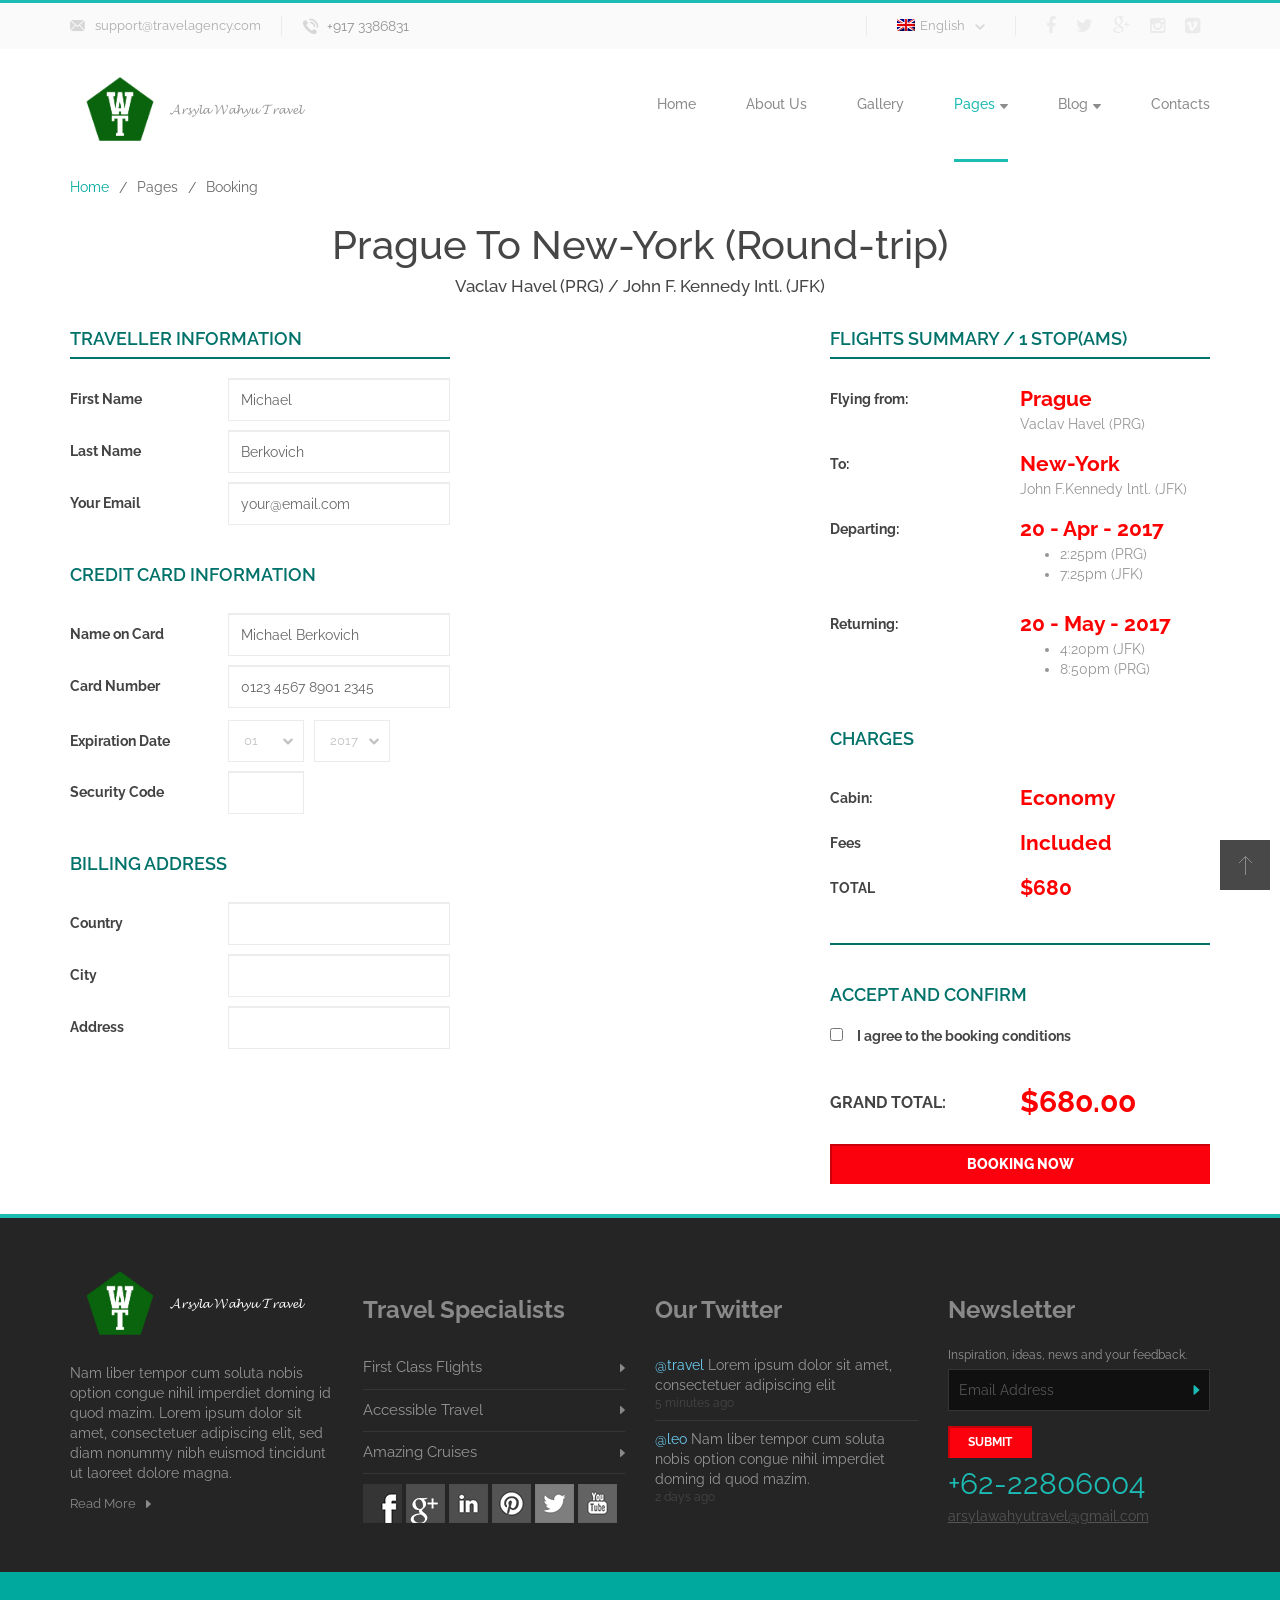
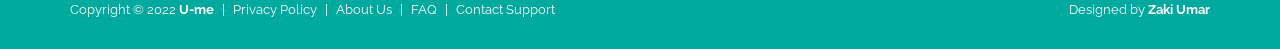
<file: booking-flights-page.html>
<!DOCTYPE html>
<html lang="en">
<head>
    <title>Arsyla Wahyu Travel</title>
    <meta charset="utf-8">
    <meta http-equiv="X-UA-Compatible" content="IE=edge">
    <meta name="viewport" content="width=device-width, initial-scale=1.0">
    <META NAME="ROBOTS" CONTENT="NOINDEX, NOFOLLOW">

    <link href="css/bootstrap.css" rel="stylesheet">
    <link href="css/font-awesome.css" rel="stylesheet">
    <link href="css/animate.css" rel="stylesheet">
    <link href="css/select2.css" rel="stylesheet">
    <link href="css/smoothness/jquery-ui-1.10.0.custom.css" rel="stylesheet">
    <link href="css/style.css" rel="stylesheet">


    <!-- HTML5 Shim and Respond.js IE8 support of HTML5 elements and media queries -->
    <!-- WARNING: Respond.js doesn't work if you view the page via file:// -->
    <!--[if lt IE 9]>
    <script src="https://oss.maxcdn.com/html5shiv/3.7.2/html5shiv.min.js"></script>
    <script src="https://oss.maxcdn.com/respond/1.4.2/respond.min.js"></script>
    <![endif]-->
</head>
<body class="not-front page-post">

<div id="main">

    <div class="top1_wrapper">
        <div class="container">
            <div class="top1 clearfix">
                <div class="email1"><a href="#">support@travelagency.com</a></div>
                <div class="phone1">+917 3386831</div>
                <div class="social_wrapper">
                    <ul class="social clearfix">
                        <li><a href="#"><i class="fa fa-facebook"></i></a></li>
                        <li><a href="#"><i class="fa fa-twitter"></i></a></li>
                        <li><a href="#"><i class="fa fa-google-plus"></i></a></li>
                        <li><a href="#"><i class="fa fa-instagram"></i></a></li>
                        <li><a href="#"><i class="fa fa-vimeo-square"></i></a></li>
                    </ul>
                </div>
                <div class="lang1">
                    <div class="dropdown">
                        <button class="btn btn-default dropdown-toggle" type="button" id="dropdownMenu1"
                                data-toggle="dropdown" aria-haspopup="true" aria-expanded="true">English<span
                                class="caret"></span>
                        </button>
                        <ul class="dropdown-menu" aria-labelledby="dropdownMenu1">
                            <li><a class="ge" href="#">German</a></li>
                            <li><a class="ru" href="#">Russian</a></li>
                        </ul>
                    </div>
                </div>
            </div>
        </div>
    </div>

    <div class="top2_wrapper">
        <div class="container">
            <div class="top2 clearfix">
                <header class="header-custom">
                    <div class="logo_wrapper">
                      <img src="images/wat.png" alt="" class="img-responsive img-wat">
                    </div>
                    <div class="arsyla-font">𝓐𝓻𝓼𝔂𝓵𝓪 𝓦𝓪𝓱𝔂𝓾 𝓣𝓻𝓪𝓿𝓮𝓵</div>
                </header>
                <div class="navbar navbar_ navbar-default">
                    <button type="button" class="navbar-toggle collapsed" data-toggle="collapse"
                            data-target=".navbar-collapse">
                        <span class="sr-only">Toggle navigation</span>
                        <span class="icon-bar"></span>
                        <span class="icon-bar"></span>
                        <span class="icon-bar"></span>
                    </button>
                    <div class="navbar-collapse navbar-collapse_ collapse">
                        <ul class="nav navbar-nav sf-menu clearfix">
                            <li><a href="index.html">Home</a></li>
                            <li><a href="about.html">About Us</a></li>
                            <li><a href="gallery.html">Gallery</a></li>
                            <li class="active sub-menu sub-menu-1"><a href="#">Pages<em></em></a>
                                <ul>
                                    <li><a href="flights.html">Flights</a>
                                        <ul>
                                            <li><a href="search-flights.html">Search Flights</a></li>
                                            <li><a href="booking-flights.html">Booking Flights</a></li>
                                            <li><a href="booking-flights-page.html">Flights Checkout</a></li>
                                        </ul>
                                    </li>


                                    <li><a href="hotels.html">Hotels</a>
                                        <ul>
                                            <li><a href="search-hotel.html">Search Hotels</a></li>
                                            <li><a href="booking-hotel.html">Booking Hotel</a></li>
                                            <li><a href="booking-hotel-page.html">Hotel Reservation</a></li>
                                        </ul>
                                    </li>

                                    <li><a href="cars.html">Rent a Car</a>
                                        <ul>
                                            <li><a href="search-cars.html">Search Cars</a></li>
                                            <li><a href="booking-cars.html">Booking Car</a></li>
                                            <li><a href="booking-cars-page.html">Car Reservation</a></li>
                                        </ul>
                                    </li>
                                    <li><a href="cruises.html">Cruises</a>
                                        <ul>
                                            <li><a href="search-cruise.html">Search Cruise</a></li>
                                            <li><a href="booking-cruise.html">Booking Cruise</a></li>
                                            <li><a href="booking-cruise-page.html">Cruise Checkout</a></li>
                                        </ul>
                                    </li>
                                </ul>
                            </li>

                            <li class="sub-menu sub-menu-1"><a href="#">Blog<em></em></a>
                                <ul>
                                    <li><a href="blog.html">Right Blog</a></li>
                                    <li><a href="left-blog.html">Left Blog</a></li>
                                    <li><a href="post.html">Right Post</a></li>
                                    <li><a href="left-post.html">Left Post</a></li>
                                    <li><a href="full-post.html">Full Post</a></li>
                                </ul>
                            </li>
                            <li><a href="contacts.html">Contacts</a></li>
                        </ul>
                    </div>
                </div>
            </div>
        </div>
    </div>


    <div class="breadcrumbs1_wrapper">
        <div class="container">
            <div class="breadcrumbs1"><a href="index.html">Home</a><span>/</span>Pages<span>/</span>Booking</div>
        </div>
    </div>


    <div id="content">
        <div class="container">
            <div class="row">
                <div class="col-sm-12">
                    <h3 class="text-center hch2">Prague To New-York (Round-trip)</h3>

                    <div class="clearfix"></div>
                    <p class="address text-center">Vaclav Havel (PRG) / John F. Kennedy Intl. (JFK)</p>

                    <div class="clearfix"></div>
                    <div class="col-md-4 booking-row">
                        <h3 class="line">TRAVELLER INFORMATION</h3>

                        <div class="input2_wrapper">
                            <label class="col-md-5" style="padding-left:0;padding-top:12px;">First Name</label>

                            <div class="col-md-7" style="padding-right:0;padding-left:0;">
                                <input type="text" class="form-control" value="Michael" spellcheck="false">
                            </div>
                        </div>
                        <div class="clearfix"></div>
                        <div class="input2_wrapper">
                            <label class="col-md-5" style="padding-left:0;padding-top:12px;">Last Name</label>

                            <div class="col-md-7" style="padding-right:0;padding-left:0;">
                                <input type="text" class="form-control" value="Berkovich" spellcheck="false">
                            </div>
                        </div>
                        <div class="clearfix"></div>
                        <div class="input2_wrapper">
                            <label class="col-md-5" style="padding-left:0;padding-top:12px;">Your Email</label>

                            <div class="col-md-7" style="padding-right:0;padding-left:0;">
                                <input type="email" class="form-control" value="your@email.com" spellcheck="false">
                            </div>
                        </div>
                        <div class="clearfix"></div>
                        <div class="margin-top"></div>
                        <h3>CREDIT CARD INFORMATION</h3>

                        <div class="input2_wrapper">
                            <label class="col-md-5" style="padding-left:0;padding-top:12px;">Name on Card</label>

                            <div class="col-md-7" style="padding-right:0;padding-left:0;">
                                <input type="text" class="form-control" value="Michael Berkovich" spellcheck="false">
                            </div>
                        </div>
                        <div class="clearfix"></div>
                        <div class="input2_wrapper">
                            <label class="col-md-5" style="padding-left:0;padding-top:12px;">Card Number</label>

                            <div class="col-md-7" style="padding-right:0;padding-left:0;">
                                <input type="text" class="form-control" value="0123 4567 8901 2345" spellcheck="false">
                            </div>
                        </div>
                        <div class="clearfix"></div>
                        <div class="select1_wrapper">
                            <label class="col-md-5" style="padding-left:0;padding-top:15px;">Expiration Date</label>

                            <div class="select1_inner col-md-3"
                                 style="margin-top:12px;padding-right:0;padding-left:0;width:20%;display: inline-block;">
                                <select class="select2 select select3" style="width: 100%">
                                    <option value="01">01</option>
                                    <option value="02">02</option>
                                    <option value="03">03</option>
                                    <option value="04">04</option>
                                    <option value="05">05</option>
                                    <option value="06">06</option>
                                    <option value="07">07</option>
                                    <option value="08">08</option>
                                    <option value="09">09</option>
                                    <option value="10">10</option>
                                    <option value="11">11</option>
                                    <option value="12">12</option>
                                </select>
                            </div>
                            <div class="select1_inner col-md-3"
                                 style="margin-top:12px;margin-left:10px; padding-right:0;padding-left:0;width:20%;display: inline-block;">
                                <select class="select2 select select3" style="width: 100%">
                                    <option value="2017">2017</option>
                                    <option value="2018">2018</option>
                                    <option value="2019">2019</option>
                                    <option value="2020">2020</option>
                                    <option value="2021">2021</option>
                                    <option value="2022">2022</option>
                                </select>
                            </div>
                        </div>
                        <div class="clearfix"></div>
                        <div class="input2_wrapper">
                            <label class="col-md-5" style="padding-left:0;padding-top:12px;">Security Code</label>

                            <div class="col-md-3" style="padding-right:0;padding-left:0;width:20%;">
                                <input type="text" class="form-control" value="" spellcheck="false">
                            </div>
                        </div>
                        <div class="clearfix"></div>
                        <div class="margin-top"></div>
                        <h3>BILLING ADDRESS</h3>

                        <div class="input2_wrapper">
                            <label class="col-md-5" style="padding-left:0;padding-top:12px;">Country</label>

                            <div class="col-md-7" style="padding-right:0;padding-left:0;">
                                <input type="text" class="form-control" value="" spellcheck="false">
                            </div>
                        </div>
                        <div class="clearfix"></div>
                        <div class="input2_wrapper">
                            <label class="col-md-5" style="padding-left:0;padding-top:12px;">City</label>

                            <div class="col-md-7" style="padding-right:0;padding-left:0;">
                                <input type="text" class="form-control" value="" spellcheck="false">
                            </div>
                        </div>
                        <div class="clearfix"></div>
                        <div class="input2_wrapper">
                            <label class="col-md-5" style="padding-left:0;padding-top:12px;">Address</label>

                            <div class="col-md-7" style="padding-right:0;padding-left:0;">
                                <input type="text" class="form-control" value="" spellcheck="false">
                            </div>
                        </div>
                        <div class="clearfix"></div>

                    </div>
                    <div class="col-md-4"></div>
                    <div class="col-md-4 booking-row">
                        <h3 class="line">FLIGHTS SUMMARY / 1 Stop(AMS)</h3>

                        <div class="input2_wrapper">
                            <label class="col-md-6" style="padding-left:0;padding-top:12px;">Flying from:</label>

                            <div class="col-md-6" style="padding-right:0;padding-left:0;">
                                <span class="red">Prague</span>
                                <br>Vaclav Havel (PRG)


                            </div>
                        </div>
                        <div class="clearfix"></div>
                        <div class="input2_wrapper">
                            <label class="col-md-6" style="padding-left:0;padding-top:12px;">To:</label>

                            <div class="col-md-6" style="padding-right:0;padding-left:0;">
                                <span class="red">New-York</span>
                                <br>John F.Kennedy lntl. (JFK)
                            </div>
                        </div>
                        <div class="clearfix"></div>
                        <div class="input2_wrapper">
                            <label class="col-md-6" style="padding-left:0;padding-top:12px;">Departing:</label>

                            <div class="col-md-6" style="padding-right:0;padding-left:0;">
                                <span class="red">20 - Apr - 2017</span>
                                <ul>
                                    <li>2:25pm (PRG)</li>
                                    <li>7:25pm (JFK)</li>
                                </ul>
                            </div>
                        </div>
                        <div class="clearfix"></div>
                        <div class="input2_wrapper">
                            <label class="col-md-6" style="padding-left:0;padding-top:12px;">Returning:</label>

                            <div class="col-md-6" style="padding-right:0;padding-left:0;">
                                <span class="red">20 - May - 2017</span>
                                <ul>
                                    <li>4:20pm (JFK)</li>
                                    <li>8:50pm (PRG)</li>
                                </ul>

                            </div>
                        </div>
                        <div class="clearfix"></div>
                        <div class="margin-top"></div>
                        <h3>CHARGES</h3>

                        <div class="input2_wrapper">
                            <label class="col-md-6" style="padding-left:0;padding-top:12px;">Cabin:</label>

                            <div class="col-md-6" style="padding-right:0;padding-left:0;">
                                <span class="red">Economy</span>
                            </div>
                        </div>
                        <div class="clearfix"></div>
                        <div class="input2_wrapper">
                            <label class="col-md-6" style="padding-left:0;padding-top:12px;">Fees</label>

                            <div class="col-md-6" style="padding-right:0;padding-left:0;">
                                <span class="red">Included</span>
                            </div>
                        </div>
                        <div class="clearfix"></div>
                        <div class="input2_wrapper">
                            <label class="col-md-6" style="padding-left:0;padding-top:12px;">TOTAL</label>

                            <div class="col-md-6" style="padding-right:0;padding-left:0;">
                                <span class="red">$680</span>
                            </div>
                        </div>
                        <div class="clearfix"></div>
                        <div class="margin-top" style="margin-top:40px;"></div>
                        <div class="border-3px"></div>
                        <div class="clearfix"></div>
                        <div class="margin-top"></div>
                        <h3>ACCEPT AND CONFIRM</h3>
                        <input type="checkbox"> <b style="color:#464646;padding-left:10px;">I agree to the booking
                        conditions</b>

                        <div class="margin-top"></div>
                        <div class="clearfix"></div>
                        <div class="input2_wrapper">
                            <label class="col-md-6" style="padding-left:0;padding-top:18px;font-size:16px;">GRAND
                                TOTAL:</label>

                            <div class="col-md-6" style="padding-right:0;padding-left:0;">
                                <span class="red" style="font-size:30px;">$680.00</span>
                            </div>
                        </div>
                        <div class="clearfix"></div>
                        <div class="margin-top"></div>
                        <a href="booking-success.html" class="btn btn-default btn-cf-submit3">BOOKING NOW</a>

                    </div>
                </div>
            </div>
        </div>
    </div>


    <div class="bot1_wrapper">
        <div class="container">
            <div class="row">
                <div class="col-sm-3">
                     <div class="logo2_wrapper flex items-center">
                        <a href="index.html" class="logo2 ">
                            <img src="images/wat.png" alt="" class="img-responsive img-wat">
                        </a>
                        <div class="text-white text-center">𝓐𝓻𝓼𝔂𝓵𝓪 𝓦𝓪𝓱𝔂𝓾 𝓣𝓻𝓪𝓿𝓮𝓵</div>
                    </div>
                    <p>
                        Nam liber tempor cum soluta nobis option congue nihil imperdiet doming id quod mazim. Lorem
                        ipsum
                        dolor sit amet, consectetuer adipiscing elit, sed diam nonummy nibh euismod tincidunt ut laoreet
                        dolore magna.
                    </p>

                    <p>
                        <a href="#" class="btn-default btn2">Read More</a>
                    </p>
                </div>
                <div class="col-sm-3">
                    <div class="bot1_title">Travel Specialists</div>
                    <ul class="ul1">
                        <li><a href="#">First Class Flights</a></li>
                        <li><a href="#">Accessible Travel</a></li>
                        <li><a href="#">Amazing Cruises</a></li>
                    </ul>

                    <div class="social2_wrapper">
                        <ul class="social2 clearfix">
                            <li class="nav1"><a href="#"></a></li>
                            <li class="nav2"><a href="#"></a></li>
                            <li class="nav3"><a href="#"></a></li>
                            <li class="nav4"><a href="#"></a></li>
                            <li class="nav5"><a href="#"></a></li>
                            <li class="nav6"><a href="#"></a></li>
                        </ul>
                    </div>

                </div>
                <div class="col-sm-3">
                    <div class="bot1_title">Our Twitter</div>
                    <div class="twits1">
                        <div class="twit1">
                            <a href="#"> @travel</a> Lorem ipsum dolor sit amet, consectetuer adipiscing elit
                            <div class="date">5 minutes ago</div>
                        </div>
                        <div class="twit1">
                            <a href="#">@leo</a> Nam liber tempor cum soluta nobis option congue nihil imperdiet doming
                            id
                            quod mazim.
                            <div class="date">2 days ago</div>
                        </div>
                    </div>
                </div>
                <div class="col-sm-3">
                    <div class="bot1_title">Newsletter</div>
                    <div class="newsletter_block">
                        <div class="txt1">Inspiration, ideas, news and your feedback.</div>
                        <div class="newsletter-wrapper clearfix">
                            <form class="newsletter" action="javascript:;">
                                <input type="text" name="s" value='Email Address'
                                       onBlur="if(this.value=='') this.value='Email Address'"
                                       onFocus="if(this.value =='Email Address' ) this.value=''">
                                <a href="#" class="btn-default btn3">SUBMIT</a>
                            </form>
                        </div>
                    </div>
                    <div class="phone2">+62-22806004</div>
                    <div class="support1"><a href="#">arsylawahyutravel@gmail.com</a></div>
                </div>
            </div>
        </div>
    </div>

    <div class="bot2_wrapper">
        <div class="container">
            <div class="left_side">
                Copyright © 2022 <strong>U-me</strong> <span>|</span> <a href="#">Privacy Policy</a> <span>|</span>
                <a href="#">About Us</a> <span>|</span> <a href="#">FAQ</a> <span>|</span> <a href="#">Contact
                Support</a>
            </div>
            <div class="right_side">Designed by <strong>Zaki Umar</strong></div>
        </div>
    </div>


</div>
<script src="js/jquery.js"></script>
<script src="js/bootstrap.min.js"></script>
<script src="js/jquery-ui.js"></script>
<script src="js/jquery-migrate-1.2.1.min.js"></script>
<script src="js/jquery.easing.1.3.js"></script>
<script src="js/superfish.js"></script>

<script src="js/select2.js"></script>

<script src="js/jquery.parallax-1.1.3.resize.js"></script>

<script src="js/SmoothScroll.js"></script>

<script src="js/jquery.appear.js"></script>

<script src="js/jquery.caroufredsel.js"></script>
<script src="js/jquery.touchSwipe.min.js"></script>

<script src="js/jquery.ui.totop.js"></script>

<script src="js/script.js"></script>

</body>
</html>
</file>
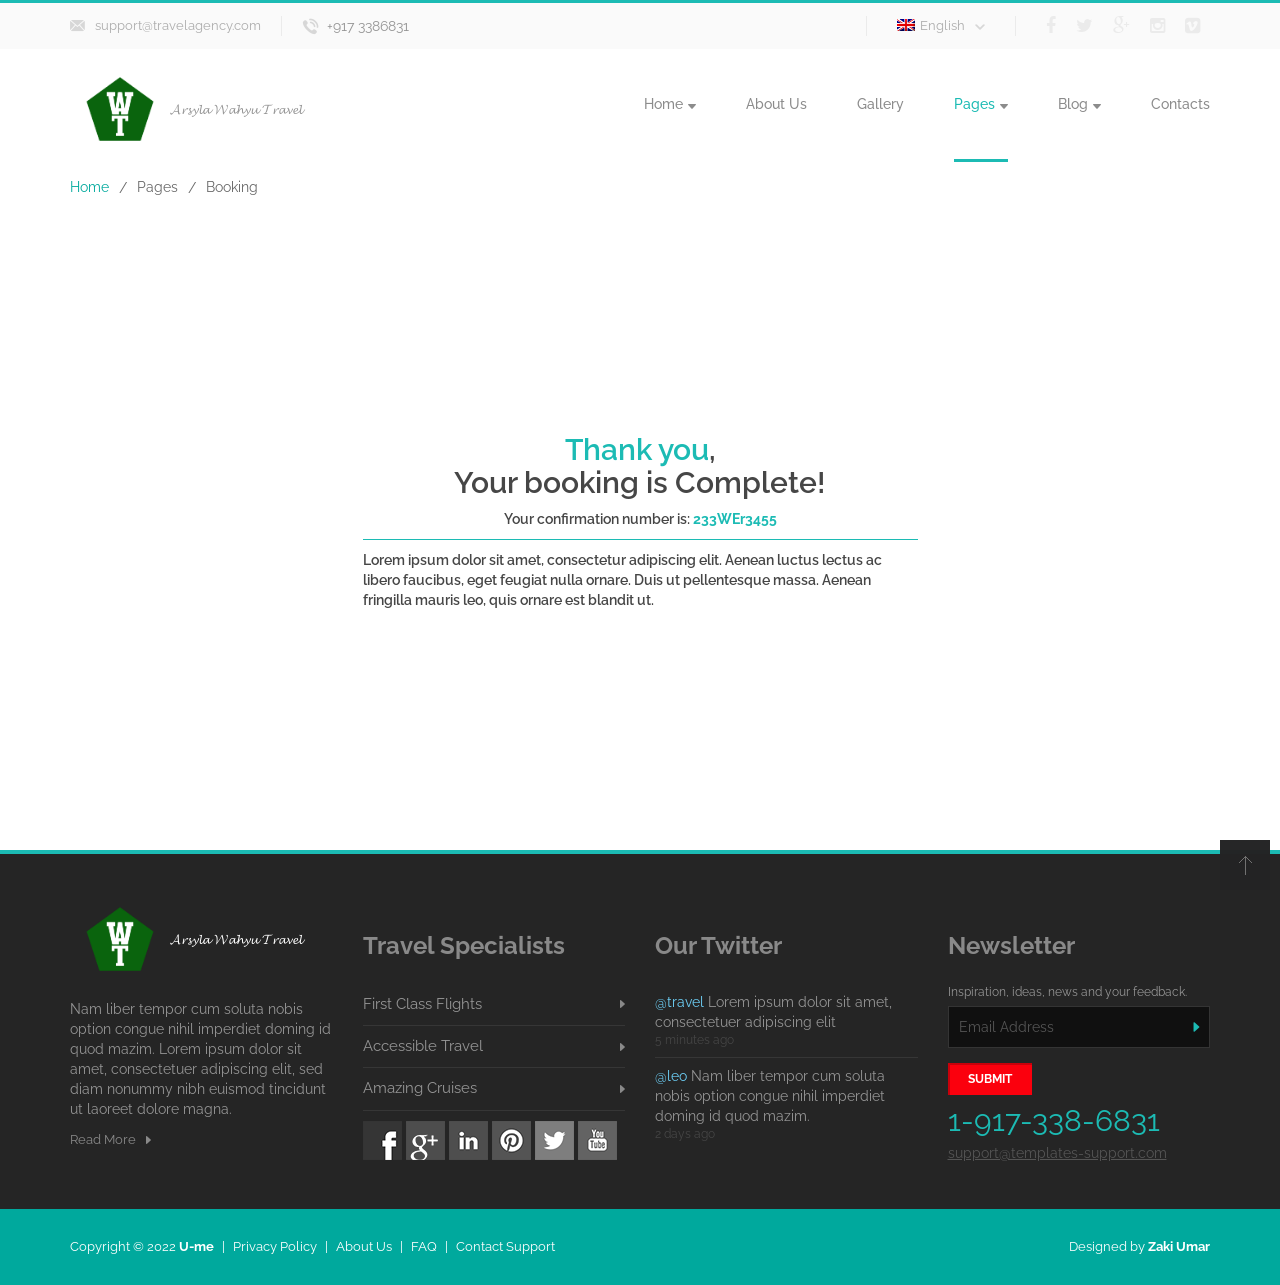
<file: booking-success.html>
<!DOCTYPE html>
<html lang="en">
<head>
    <title>Arsyla Wahyu Travel</title>
    <meta charset="utf-8">
    <meta http-equiv="X-UA-Compatible" content="IE=edge">
    <meta name="viewport" content="width=device-width, initial-scale=1.0">
    <META NAME="ROBOTS" CONTENT="NOINDEX, NOFOLLOW">

    <link href="css/bootstrap.css" rel="stylesheet">
    <link href="css/font-awesome.css" rel="stylesheet">
    <link href="css/animate.css" rel="stylesheet">
    <link href="css/select2.css" rel="stylesheet">
    <link href="css/smoothness/jquery-ui-1.10.0.custom.css" rel="stylesheet">
    <link href="css/style.css" rel="stylesheet">

    <script src="js/jquery.js"></script>
    <script src="js/jquery-ui.js"></script>
    <script src="js/jquery-migrate-1.2.1.min.js"></script>
    <script src="js/jquery.easing.1.3.js"></script>
    <script src="js/superfish.js"></script>

    <script src="js/select2.js"></script>

    <script src="js/jquery.parallax-1.1.3.resize.js"></script>

    <script src="js/SmoothScroll.js"></script>

    <script src="js/jquery.appear.js"></script>

    <script src="js/jquery.caroufredsel.js"></script>
    <script src="js/jquery.touchSwipe.min.js"></script>

    <script src="js/jquery.ui.totop.js"></script>

    <script src="js/script.js"></script>

    <!-- HTML5 Shim and Respond.js IE8 support of HTML5 elements and media queries -->
    <!-- WARNING: Respond.js doesn't work if you view the page via file:// -->
    <!--[if lt IE 9]>
    <script src="https://oss.maxcdn.com/html5shiv/3.7.2/html5shiv.min.js"></script>
    <script src="https://oss.maxcdn.com/respond/1.4.2/respond.min.js"></script>
    <![endif]-->
</head>
<body class="not-front page-post">

<div id="main">

    <div class="top1_wrapper">
        <div class="container">
            <div class="top1 clearfix">
                <div class="email1"><a href="#">support@travelagency.com</a></div>
                <div class="phone1">+917 3386831</div>
                <div class="social_wrapper">
                    <ul class="social clearfix">
                        <li><a href="#"><i class="fa fa-facebook"></i></a></li>
                        <li><a href="#"><i class="fa fa-twitter"></i></a></li>
                        <li><a href="#"><i class="fa fa-google-plus"></i></a></li>
                        <li><a href="#"><i class="fa fa-instagram"></i></a></li>
                        <li><a href="#"><i class="fa fa-vimeo-square"></i></a></li>
                    </ul>
                </div>
                <div class="lang1">
                    <div class="dropdown">
                        <button class="btn btn-default dropdown-toggle" type="button" id="dropdownMenu1"
                                data-toggle="dropdown" aria-haspopup="true" aria-expanded="true">English<span
                                class="caret"></span>
                        </button>
                        <ul class="dropdown-menu" aria-labelledby="dropdownMenu1">
                            <li><a class="ge" href="#">German</a></li>
                            <li><a class="ru" href="#">Russian</a></li>
                        </ul>
                    </div>
                </div>
            </div>
        </div>
    </div>

    <div class="top2_wrapper">
        <div class="container">
            <div class="top2 clearfix">
                <header class="header-custom">
                    <div class="logo_wrapper">
                      <img src="images/wat.png" alt="" class="img-responsive img-wat">
                    </div>
                    <div class="arsyla-font">𝓐𝓻𝓼𝔂𝓵𝓪 𝓦𝓪𝓱𝔂𝓾 𝓣𝓻𝓪𝓿𝓮𝓵</div>
                </header>
                <div class="navbar navbar_ navbar-default">
                    <button type="button" class="navbar-toggle collapsed" data-toggle="collapse"
                            data-target=".navbar-collapse">
                        <span class="sr-only">Toggle navigation</span>
                        <span class="icon-bar"></span>
                        <span class="icon-bar"></span>
                        <span class="icon-bar"></span>
                    </button>
                    <div class="navbar-collapse navbar-collapse_ collapse">
                        <ul class="nav navbar-nav sf-menu clearfix">
                            <li class="sub-menu sub-menu-1"><a href="#">Home<em></em></a>
                                <ul>
                                    <li><a href="index.html">Home Version 1</a></li>
                                    <li><a href="index-2.html">Home Version 2 (slideshow)</a></li>
                                    <li><a href="index-1.html">Home Version 3 (video)</a></li>
                                </ul>
                            </li>
                            <li><a href="about.html">About Us</a></li>
                            <li><a href="gallery.html">Gallery</a></li>
                            <li class="active sub-menu sub-menu-1"><a href="#">Pages<em></em></a>
                                <ul>
                                    <li><a href="flights.html">Flights</a>
                                        <ul>
                                            <li><a href="search-flights.html">Search Flights</a></li>
                                            <li><a href="booking-flights.html">Booking Flights</a></li>
                                            <li><a href="booking-flights-page.html">Flights Checkout</a></li>
                                        </ul>
                                    </li>


                                    <li><a href="hotels.html">Hotels</a>
                                        <ul>
                                            <li><a href="search-hotel.html">Search Hotels</a></li>
                                            <li><a href="booking-hotel.html">Booking Hotel</a></li>
                                            <li><a href="booking-hotel-page.html">Hotel Reservation</a></li>
                                        </ul>
                                    </li>

                                    <li><a href="cars.html">Rent a Car</a>
                                        <ul>
                                            <li><a href="search-cars.html">Search Cars</a></li>
                                            <li><a href="booking-cars.html">Booking Car</a></li>
                                            <li><a href="booking-cars-page.html">Car Reservation</a></li>
                                        </ul>
                                    </li>
                                    <li><a href="cruises.html">Cruises</a>
                                        <ul>
                                            <li><a href="search-cruise.html">Search Cruise</a></li>
                                            <li><a href="booking-cruise.html">Booking Cruise</a></li>
                                            <li><a href="booking-cruise-page.html">Cruise Checkout</a></li>
                                        </ul>
                                    </li>
                                </ul>
                            </li>

                            <li class="sub-menu sub-menu-1"><a href="#">Blog<em></em></a>
                                <ul>
                                    <li><a href="blog.html">Right Blog</a></li>
                                    <li><a href="left-blog.html">Left Blog</a></li>
                                    <li><a href="post.html">Right Post</a></li>
                                    <li><a href="left-post.html">Left Post</a></li>
                                    <li><a href="full-post.html">Full Post</a></li>
                                </ul>
                            </li>
                            <li><a href="contacts.html">Contacts</a></li>
                        </ul>
                    </div>
                </div>
            </div>
        </div>
    </div>


    <div class="breadcrumbs1_wrapper">
        <div class="container">
            <div class="breadcrumbs1"><a href="index.html">Home</a><span>/</span>Pages<span>/</span>Booking</div>
        </div>
    </div>

    <div id="content">
        <div class="container booking-success">
            <div class="row">
                <div class="col-md-6 col-centered">
                    <div class="paddinger"></div>
                    <h3 class="text-center"><span>Thank you</span>,<br> Your booking is Complete!</h3>

                    <p class="text-center border-bottom">Your confirmation number is: <span>233WEr3455</span></p>

                    <p>
                        Lorem ipsum dolor sit amet, consectetur adipiscing elit.
                        Aenean luctus lectus ac libero faucibus, eget feugiat nulla ornare.
                        Duis ut pellentesque massa.
                        Aenean fringilla mauris leo, quis ornare est blandit ut.
                    </p>

                    <div class="paddinger"></div>
                </div>
            </div>

        </div>
    </div>


    <div class="bot1_wrapper">
        <div class="container">
            <div class="row">
                <div class="col-sm-3">
                    <div class="logo2_wrapper flex items-center">
                        <a href="index.html" class="logo2 ">
                            <img src="images/wat.png" alt="" class="img-responsive img-wat">
                        </a>
                        <div class="text-white text-center">𝓐𝓻𝓼𝔂𝓵𝓪 𝓦𝓪𝓱𝔂𝓾 𝓣𝓻𝓪𝓿𝓮𝓵</div>
                    </div>
                    <p>
                        Nam liber tempor cum soluta nobis option congue nihil imperdiet doming id quod mazim. Lorem
                        ipsum
                        dolor sit amet, consectetuer adipiscing elit, sed diam nonummy nibh euismod tincidunt ut laoreet
                        dolore magna.
                    </p>

                    <p>
                        <a href="#" class="btn-default btn2">Read More</a>
                    </p>
                </div>
                <div class="col-sm-3">
                    <div class="bot1_title">Travel Specialists</div>
                    <ul class="ul1">
                        <li><a href="#">First Class Flights</a></li>
                        <li><a href="#">Accessible Travel</a></li>
                        <li><a href="#">Amazing Cruises</a></li>
                    </ul>

                    <div class="social2_wrapper">
                        <ul class="social2 clearfix">
                            <li class="nav1"><a href="#"></a></li>
                            <li class="nav2"><a href="#"></a></li>
                            <li class="nav3"><a href="#"></a></li>
                            <li class="nav4"><a href="#"></a></li>
                            <li class="nav5"><a href="#"></a></li>
                            <li class="nav6"><a href="#"></a></li>
                        </ul>
                    </div>

                </div>
                <div class="col-sm-3">
                    <div class="bot1_title">Our Twitter</div>
                    <div class="twits1">
                        <div class="twit1">
                            <a href="#"> @travel</a> Lorem ipsum dolor sit amet, consectetuer adipiscing elit
                            <div class="date">5 minutes ago</div>
                        </div>
                        <div class="twit1">
                            <a href="#">@leo</a> Nam liber tempor cum soluta nobis option congue nihil imperdiet doming
                            id
                            quod mazim.
                            <div class="date">2 days ago</div>
                        </div>
                    </div>
                </div>
                <div class="col-sm-3">
                    <div class="bot1_title">Newsletter</div>
                    <div class="newsletter_block">
                        <div class="txt1">Inspiration, ideas, news and your feedback.</div>
                        <div class="newsletter-wrapper clearfix">
                            <form class="newsletter" action="javascript:;">
                                <input type="text" name="s" value='Email Address'
                                       onBlur="if(this.value=='') this.value='Email Address'"
                                       onFocus="if(this.value =='Email Address' ) this.value=''">
                                <a href="#" class="btn-default btn3">SUBMIT</a>
                            </form>
                        </div>
                    </div>
                    <div class="phone2">1-917-338-6831</div>
                    <div class="support1"><a href="#">support@templates-support.com</a></div>
                </div>
            </div>
        </div>
    </div>

    <div class="bot2_wrapper">
        <div class="container">
            <div class="left_side">
                Copyright © 2022 <strong>U-me</strong> <span>|</span> <a href="#">Privacy Policy</a> <span>|</span>
                <a href="#">About Us</a> <span>|</span> <a href="#">FAQ</a> <span>|</span> <a href="#">Contact
                Support</a>
            </div>
            <div class="right_side">Designed by <strong>Zaki Umar</strong></div>
        </div>
    </div>


</div>
<script src="js/bootstrap.min.js"></script>
</body>
</html>
</file>
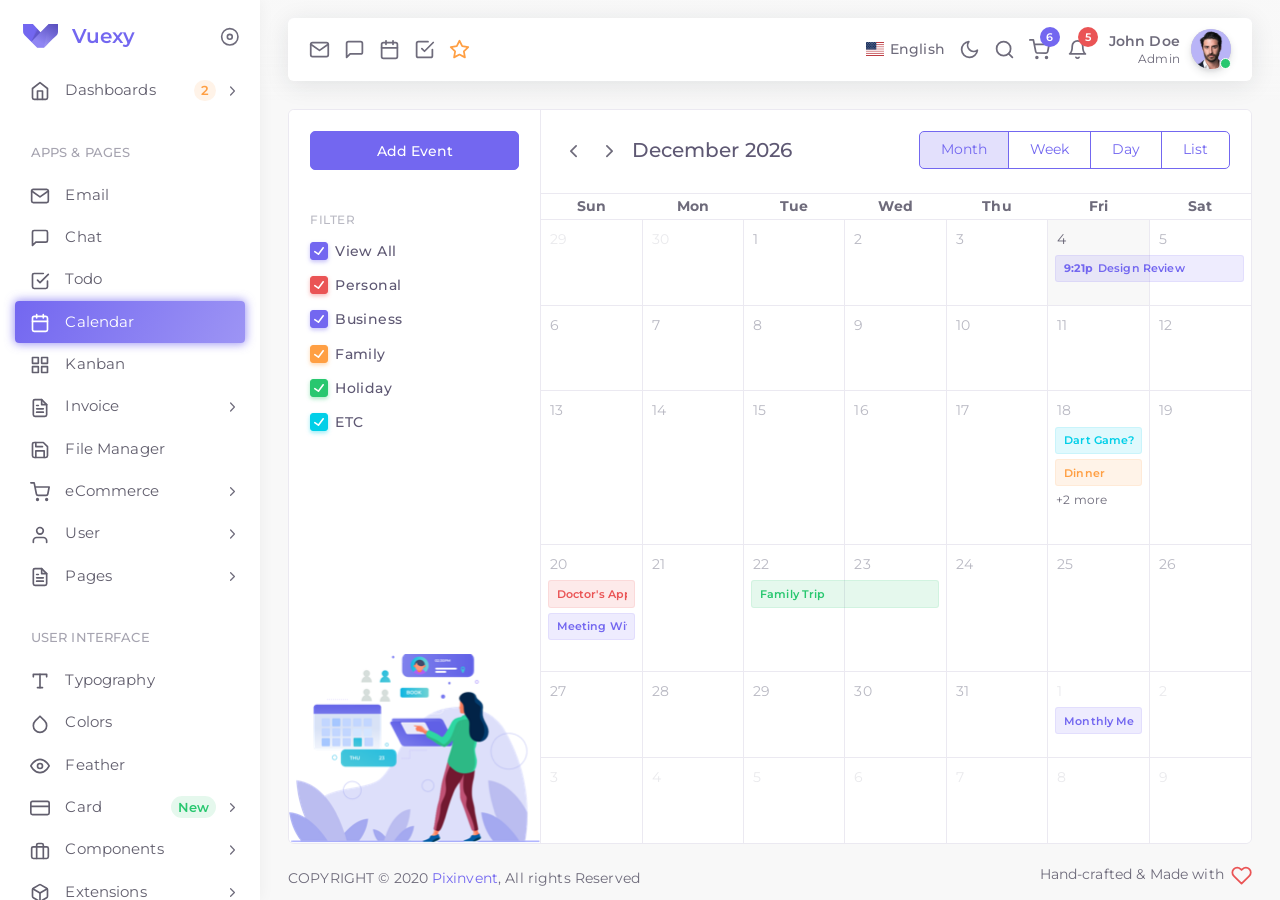
<file: admin/app-calendar.html>
<!DOCTYPE html>
<html class="loading" lang="en" data-textdirection="ltr">
<!-- BEGIN: Head-->

<head>
    <meta http-equiv="Content-Type" content="text/html; charset=UTF-8">
    <meta http-equiv="X-UA-Compatible" content="IE=edge">
    <meta name="viewport" content="width=device-width, initial-scale=1.0, user-scalable=0, minimal-ui">
    <meta name="description" content="Vuexy admin is super flexible, powerful, clean &amp; modern responsive bootstrap 4 admin template with unlimited possibilities.">
    <meta name="keywords" content="admin template, Vuexy admin template, dashboard template, flat admin template, responsive admin template, web app">
    <meta name="author" content="PIXINVENT">
    <title>App calendar - Vuexy - Bootstrap HTML admin template</title>
    <link rel="apple-touch-icon" href="app-assets/images/ico/apple-icon-120.png">
    <link rel="shortcut icon" type="image/x-icon" href="app-assets/images/ico/favicon.ico">
    <link href="https://fonts.googleapis.com/css2?family=Montserrat:ital,wght@0,300;0,400;0,500;0,600;1,400;1,500;1,600" rel="stylesheet">

    <!-- BEGIN: Vendor CSS-->
    <link rel="stylesheet" type="text/css" href="app-assets/vendors/css/vendors.min.css">
    <link rel="stylesheet" type="text/css" href="app-assets/vendors/css/calendars/fullcalendar.min.css">
    <link rel="stylesheet" type="text/css" href="app-assets/vendors/css/forms/select/select2.min.css">
    <link rel="stylesheet" type="text/css" href="app-assets/vendors/css/pickers/flatpickr/flatpickr.min.css">
    <!-- END: Vendor CSS-->

    <!-- BEGIN: Theme CSS-->
    <link rel="stylesheet" type="text/css" href="app-assets/css/bootstrap.css">
    <link rel="stylesheet" type="text/css" href="app-assets/css/bootstrap-extended.css">
    <link rel="stylesheet" type="text/css" href="app-assets/css/colors.css">
    <link rel="stylesheet" type="text/css" href="app-assets/css/components.css">
    <link rel="stylesheet" type="text/css" href="app-assets/css/themes/dark-layout.css">
    <link rel="stylesheet" type="text/css" href="app-assets/css/themes/bordered-layout.css">
    <link rel="stylesheet" type="text/css" href="app-assets/css/themes/semi-dark-layout.css">

    <!-- BEGIN: Page CSS-->
    <link rel="stylesheet" type="text/css" href="app-assets/css/core/menu/menu-types/vertical-menu.css">
    <link rel="stylesheet" type="text/css" href="app-assets/css/plugins/forms/pickers/form-flat-pickr.css">
    <link rel="stylesheet" type="text/css" href="app-assets/css/pages/app-calendar.css">
    <link rel="stylesheet" type="text/css" href="app-assets/css/plugins/forms/form-validation.css">
    <!-- END: Page CSS-->

    <!-- BEGIN: Custom CSS-->
    <link rel="stylesheet" type="text/css" href="assets/css/style.css">
    <!-- END: Custom CSS-->

</head>
<!-- END: Head-->

<!-- BEGIN: Body-->

<body class="vertical-layout vertical-menu-modern  navbar-floating footer-static  " data-open="click" data-menu="vertical-menu-modern" data-col="">

    <!-- BEGIN: Header-->
    <nav class="header-navbar navbar navbar-expand-lg align-items-center floating-nav navbar-light navbar-shadow">
        <div class="navbar-container d-flex content">
            <div class="bookmark-wrapper d-flex align-items-center">
                <ul class="nav navbar-nav d-xl-none">
                    <li class="nav-item"><a class="nav-link menu-toggle" href="javascript:void(0);"><i class="ficon" data-feather="menu"></i></a></li>
                </ul>
                <ul class="nav navbar-nav bookmark-icons">
                    <li class="nav-item d-none d-lg-block"><a class="nav-link" href="app-email.html" data-toggle="tooltip" data-placement="top" title="Email"><i class="ficon" data-feather="mail"></i></a></li>
                    <li class="nav-item d-none d-lg-block"><a class="nav-link" href="app-chat.html" data-toggle="tooltip" data-placement="top" title="Chat"><i class="ficon" data-feather="message-square"></i></a></li>
                    <li class="nav-item d-none d-lg-block"><a class="nav-link" href="app-calendar.html" data-toggle="tooltip" data-placement="top" title="Calendar"><i class="ficon" data-feather="calendar"></i></a></li>
                    <li class="nav-item d-none d-lg-block"><a class="nav-link" href="app-todo.html" data-toggle="tooltip" data-placement="top" title="Todo"><i class="ficon" data-feather="check-square"></i></a></li>
                </ul>
                <ul class="nav navbar-nav">
                    <li class="nav-item d-none d-lg-block"><a class="nav-link bookmark-star"><i class="ficon text-warning" data-feather="star"></i></a>
                        <div class="bookmark-input search-input">
                            <div class="bookmark-input-icon"><i data-feather="search"></i></div>
                            <input class="form-control input" type="text" placeholder="Bookmark" tabindex="0" data-search="search">
                            <ul class="search-list search-list-bookmark"></ul>
                        </div>
                    </li>
                </ul>
            </div>
            <ul class="nav navbar-nav align-items-center ml-auto">
                <li class="nav-item dropdown dropdown-language"><a class="nav-link dropdown-toggle" id="dropdown-flag" href="javascript:void(0);" data-toggle="dropdown" aria-haspopup="true" aria-expanded="false"><i class="flag-icon flag-icon-us"></i><span class="selected-language">English</span></a>
                    <div class="dropdown-menu dropdown-menu-right" aria-labelledby="dropdown-flag"><a class="dropdown-item" href="javascript:void(0);" data-language="en"><i class="flag-icon flag-icon-us"></i> English</a><a class="dropdown-item" href="javascript:void(0);" data-language="fr"><i class="flag-icon flag-icon-fr"></i> French</a><a class="dropdown-item" href="javascript:void(0);" data-language="de"><i class="flag-icon flag-icon-de"></i> German</a><a class="dropdown-item" href="javascript:void(0);" data-language="pt"><i class="flag-icon flag-icon-pt"></i> Portuguese</a></div>
                </li>
                <li class="nav-item d-none d-lg-block"><a class="nav-link nav-link-style"><i class="ficon" data-feather="moon"></i></a></li>
                <li class="nav-item nav-search"><a class="nav-link nav-link-search"><i class="ficon" data-feather="search"></i></a>
                    <div class="search-input">
                        <div class="search-input-icon"><i data-feather="search"></i></div>
                        <input class="form-control input" type="text" placeholder="Explore Vuexy..." tabindex="-1" data-search="search">
                        <div class="search-input-close"><i data-feather="x"></i></div>
                        <ul class="search-list search-list-main"></ul>
                    </div>
                </li>
                <li class="nav-item dropdown dropdown-cart mr-25"><a class="nav-link" href="javascript:void(0);" data-toggle="dropdown"><i class="ficon" data-feather="shopping-cart"></i><span class="badge badge-pill badge-primary badge-up cart-item-count">6</span></a>
                    <ul class="dropdown-menu dropdown-menu-media dropdown-menu-right">
                        <li class="dropdown-menu-header">
                            <div class="dropdown-header d-flex">
                                <h4 class="notification-title mb-0 mr-auto">My Cart</h4>
                                <div class="badge badge-pill badge-light-primary">4 Items</div>
                            </div>
                        </li>
                        <li class="scrollable-container media-list">
                            <div class="media align-items-center"><img class="d-block rounded mr-1" src="app-assets/images/pages/eCommerce/1.png" alt="donuts" width="62">
                                <div class="media-body"><i class="ficon cart-item-remove" data-feather="x"></i>
                                    <div class="media-heading">
                                        <h6 class="cart-item-title"><a class="text-body" href="app-ecommerce-details.html"> Apple watch 5</a></h6><small class="cart-item-by">By Apple</small>
                                    </div>
                                    <div class="cart-item-qty">
                                        <div class="input-group">
                                            <input class="touchspin-cart" type="number" value="1">
                                        </div>
                                    </div>
                                    <h5 class="cart-item-price">$374.90</h5>
                                </div>
                            </div>
                            <div class="media align-items-center"><img class="d-block rounded mr-1" src="app-assets/images/pages/eCommerce/7.png" alt="donuts" width="62">
                                <div class="media-body"><i class="ficon cart-item-remove" data-feather="x"></i>
                                    <div class="media-heading">
                                        <h6 class="cart-item-title"><a class="text-body" href="app-ecommerce-details.html"> Google Home Mini</a></h6><small class="cart-item-by">By Google</small>
                                    </div>
                                    <div class="cart-item-qty">
                                        <div class="input-group">
                                            <input class="touchspin-cart" type="number" value="3">
                                        </div>
                                    </div>
                                    <h5 class="cart-item-price">$129.40</h5>
                                </div>
                            </div>
                            <div class="media align-items-center"><img class="d-block rounded mr-1" src="app-assets/images/pages/eCommerce/2.png" alt="donuts" width="62">
                                <div class="media-body"><i class="ficon cart-item-remove" data-feather="x"></i>
                                    <div class="media-heading">
                                        <h6 class="cart-item-title"><a class="text-body" href="app-ecommerce-details.html"> iPhone 11 Pro</a></h6><small class="cart-item-by">By Apple</small>
                                    </div>
                                    <div class="cart-item-qty">
                                        <div class="input-group">
                                            <input class="touchspin-cart" type="number" value="2">
                                        </div>
                                    </div>
                                    <h5 class="cart-item-price">$699.00</h5>
                                </div>
                            </div>
                            <div class="media align-items-center"><img class="d-block rounded mr-1" src="app-assets/images/pages/eCommerce/3.png" alt="donuts" width="62">
                                <div class="media-body"><i class="ficon cart-item-remove" data-feather="x"></i>
                                    <div class="media-heading">
                                        <h6 class="cart-item-title"><a class="text-body" href="app-ecommerce-details.html"> iMac Pro</a></h6><small class="cart-item-by">By Apple</small>
                                    </div>
                                    <div class="cart-item-qty">
                                        <div class="input-group">
                                            <input class="touchspin-cart" type="number" value="1">
                                        </div>
                                    </div>
                                    <h5 class="cart-item-price">$4,999.00</h5>
                                </div>
                            </div>
                            <div class="media align-items-center"><img class="d-block rounded mr-1" src="app-assets/images/pages/eCommerce/5.png" alt="donuts" width="62">
                                <div class="media-body"><i class="ficon cart-item-remove" data-feather="x"></i>
                                    <div class="media-heading">
                                        <h6 class="cart-item-title"><a class="text-body" href="app-ecommerce-details.html"> MacBook Pro</a></h6><small class="cart-item-by">By Apple</small>
                                    </div>
                                    <div class="cart-item-qty">
                                        <div class="input-group">
                                            <input class="touchspin-cart" type="number" value="1">
                                        </div>
                                    </div>
                                    <h5 class="cart-item-price">$2,999.00</h5>
                                </div>
                            </div>
                        </li>
                        <li class="dropdown-menu-footer">
                            <div class="d-flex justify-content-between mb-1">
                                <h6 class="font-weight-bolder mb-0">Total:</h6>
                                <h6 class="text-primary font-weight-bolder mb-0">$10,999.00</h6>
                            </div><a class="btn btn-primary btn-block" href="app-ecommerce-checkout.html">Checkout</a>
                        </li>
                    </ul>
                </li>
                <li class="nav-item dropdown dropdown-notification mr-25"><a class="nav-link" href="javascript:void(0);" data-toggle="dropdown"><i class="ficon" data-feather="bell"></i><span class="badge badge-pill badge-danger badge-up">5</span></a>
                    <ul class="dropdown-menu dropdown-menu-media dropdown-menu-right">
                        <li class="dropdown-menu-header">
                            <div class="dropdown-header d-flex">
                                <h4 class="notification-title mb-0 mr-auto">Notifications</h4>
                                <div class="badge badge-pill badge-light-primary">6 New</div>
                            </div>
                        </li>
                        <li class="scrollable-container media-list"><a class="d-flex" href="javascript:void(0)">
                                <div class="media d-flex align-items-start">
                                    <div class="media-left">
                                        <div class="avatar"><img src="app-assets/images/portrait/small/avatar-s-15.jpg" alt="avatar" width="32" height="32"></div>
                                    </div>
                                    <div class="media-body">
                                        <p class="media-heading"><span class="font-weight-bolder">Congratulation Sam 🎉</span>winner!</p><small class="notification-text"> Won the monthly best seller badge.</small>
                                    </div>
                                </div>
                            </a><a class="d-flex" href="javascript:void(0)">
                                <div class="media d-flex align-items-start">
                                    <div class="media-left">
                                        <div class="avatar"><img src="app-assets/images/portrait/small/avatar-s-3.jpg" alt="avatar" width="32" height="32"></div>
                                    </div>
                                    <div class="media-body">
                                        <p class="media-heading"><span class="font-weight-bolder">New message</span>&nbsp;received</p><small class="notification-text"> You have 10 unread messages</small>
                                    </div>
                                </div>
                            </a><a class="d-flex" href="javascript:void(0)">
                                <div class="media d-flex align-items-start">
                                    <div class="media-left">
                                        <div class="avatar bg-light-danger">
                                            <div class="avatar-content">MD</div>
                                        </div>
                                    </div>
                                    <div class="media-body">
                                        <p class="media-heading"><span class="font-weight-bolder">Revised Order 👋</span>&nbsp;checkout</p><small class="notification-text"> MD Inc. order updated</small>
                                    </div>
                                </div>
                            </a>
                            <div class="media d-flex align-items-center">
                                <h6 class="font-weight-bolder mr-auto mb-0">System Notifications</h6>
                                <div class="custom-control custom-control-primary custom-switch">
                                    <input class="custom-control-input" id="systemNotification" type="checkbox" checked="">
                                    <label class="custom-control-label" for="systemNotification"></label>
                                </div>
                            </div><a class="d-flex" href="javascript:void(0)">
                                <div class="media d-flex align-items-start">
                                    <div class="media-left">
                                        <div class="avatar bg-light-danger">
                                            <div class="avatar-content"><i class="avatar-icon" data-feather="x"></i></div>
                                        </div>
                                    </div>
                                    <div class="media-body">
                                        <p class="media-heading"><span class="font-weight-bolder">Server down</span>&nbsp;registered</p><small class="notification-text"> USA Server is down due to hight CPU usage</small>
                                    </div>
                                </div>
                            </a><a class="d-flex" href="javascript:void(0)">
                                <div class="media d-flex align-items-start">
                                    <div class="media-left">
                                        <div class="avatar bg-light-success">
                                            <div class="avatar-content"><i class="avatar-icon" data-feather="check"></i></div>
                                        </div>
                                    </div>
                                    <div class="media-body">
                                        <p class="media-heading"><span class="font-weight-bolder">Sales report</span>&nbsp;generated</p><small class="notification-text"> Last month sales report generated</small>
                                    </div>
                                </div>
                            </a><a class="d-flex" href="javascript:void(0)">
                                <div class="media d-flex align-items-start">
                                    <div class="media-left">
                                        <div class="avatar bg-light-warning">
                                            <div class="avatar-content"><i class="avatar-icon" data-feather="alert-triangle"></i></div>
                                        </div>
                                    </div>
                                    <div class="media-body">
                                        <p class="media-heading"><span class="font-weight-bolder">High memory</span>&nbsp;usage</p><small class="notification-text"> BLR Server using high memory</small>
                                    </div>
                                </div>
                            </a>
                        </li>
                        <li class="dropdown-menu-footer"><a class="btn btn-primary btn-block" href="javascript:void(0)">Read all notifications</a></li>
                    </ul>
                </li>
                <li class="nav-item dropdown dropdown-user"><a class="nav-link dropdown-toggle dropdown-user-link" id="dropdown-user" href="javascript:void(0);" data-toggle="dropdown" aria-haspopup="true" aria-expanded="false">
                        <div class="user-nav d-sm-flex d-none"><span class="user-name font-weight-bolder">John Doe</span><span class="user-status">Admin</span></div><span class="avatar"><img class="round" src="app-assets/images/portrait/small/avatar-s-11.jpg" alt="avatar" height="40" width="40"><span class="avatar-status-online"></span></span>
                    </a>
                    <div class="dropdown-menu dropdown-menu-right" aria-labelledby="dropdown-user"><a class="dropdown-item" href="page-profile.html"><i class="mr-50" data-feather="user"></i> Profile</a><a class="dropdown-item" href="app-email.html"><i class="mr-50" data-feather="mail"></i> Inbox</a><a class="dropdown-item" href="app-todo.html"><i class="mr-50" data-feather="check-square"></i> Task</a><a class="dropdown-item" href="app-chat.html"><i class="mr-50" data-feather="message-square"></i> Chats</a>
                        <div class="dropdown-divider"></div><a class="dropdown-item" href="page-account-settings.html"><i class="mr-50" data-feather="settings"></i> Settings</a><a class="dropdown-item" href="page-pricing.html"><i class="mr-50" data-feather="credit-card"></i> Pricing</a><a class="dropdown-item" href="page-faq.html"><i class="mr-50" data-feather="help-circle"></i> FAQ</a><a class="dropdown-item" href="page-auth-login-v2.html"><i class="mr-50" data-feather="power"></i> Logout</a>
                    </div>
                </li>
            </ul>
        </div>
    </nav>
    <ul class="main-search-list-defaultlist d-none">
        <li class="d-flex align-items-center"><a href="javascript:void(0);">
                <h6 class="section-label mt-75 mb-0">Files</h6>
            </a></li>
        <li class="auto-suggestion"><a class="d-flex align-items-center justify-content-between w-100" href="app-file-manager.html">
                <div class="d-flex">
                    <div class="mr-75"><img src="app-assets/images/icons/xls.png" alt="png" height="32"></div>
                    <div class="search-data">
                        <p class="search-data-title mb-0">Two new item submitted</p><small class="text-muted">Marketing Manager</small>
                    </div>
                </div><small class="search-data-size mr-50 text-muted">&apos;17kb</small>
            </a></li>
        <li class="auto-suggestion"><a class="d-flex align-items-center justify-content-between w-100" href="app-file-manager.html">
                <div class="d-flex">
                    <div class="mr-75"><img src="app-assets/images/icons/jpg.png" alt="png" height="32"></div>
                    <div class="search-data">
                        <p class="search-data-title mb-0">52 JPG file Generated</p><small class="text-muted">FontEnd Developer</small>
                    </div>
                </div><small class="search-data-size mr-50 text-muted">&apos;11kb</small>
            </a></li>
        <li class="auto-suggestion"><a class="d-flex align-items-center justify-content-between w-100" href="app-file-manager.html">
                <div class="d-flex">
                    <div class="mr-75"><img src="app-assets/images/icons/pdf.png" alt="png" height="32"></div>
                    <div class="search-data">
                        <p class="search-data-title mb-0">25 PDF File Uploaded</p><small class="text-muted">Digital Marketing Manager</small>
                    </div>
                </div><small class="search-data-size mr-50 text-muted">&apos;150kb</small>
            </a></li>
        <li class="auto-suggestion"><a class="d-flex align-items-center justify-content-between w-100" href="app-file-manager.html">
                <div class="d-flex">
                    <div class="mr-75"><img src="app-assets/images/icons/doc.png" alt="png" height="32"></div>
                    <div class="search-data">
                        <p class="search-data-title mb-0">Anna_Strong.doc</p><small class="text-muted">Web Designer</small>
                    </div>
                </div><small class="search-data-size mr-50 text-muted">&apos;256kb</small>
            </a></li>
        <li class="d-flex align-items-center"><a href="javascript:void(0);">
                <h6 class="section-label mt-75 mb-0">Members</h6>
            </a></li>
        <li class="auto-suggestion"><a class="d-flex align-items-center justify-content-between py-50 w-100" href="app-user-view.html">
                <div class="d-flex align-items-center">
                    <div class="avatar mr-75"><img src="app-assets/images/portrait/small/avatar-s-8.jpg" alt="png" height="32"></div>
                    <div class="search-data">
                        <p class="search-data-title mb-0">John Doe</p><small class="text-muted">UI designer</small>
                    </div>
                </div>
            </a></li>
        <li class="auto-suggestion"><a class="d-flex align-items-center justify-content-between py-50 w-100" href="app-user-view.html">
                <div class="d-flex align-items-center">
                    <div class="avatar mr-75"><img src="app-assets/images/portrait/small/avatar-s-1.jpg" alt="png" height="32"></div>
                    <div class="search-data">
                        <p class="search-data-title mb-0">Michal Clark</p><small class="text-muted">FontEnd Developer</small>
                    </div>
                </div>
            </a></li>
        <li class="auto-suggestion"><a class="d-flex align-items-center justify-content-between py-50 w-100" href="app-user-view.html">
                <div class="d-flex align-items-center">
                    <div class="avatar mr-75"><img src="app-assets/images/portrait/small/avatar-s-14.jpg" alt="png" height="32"></div>
                    <div class="search-data">
                        <p class="search-data-title mb-0">Milena Gibson</p><small class="text-muted">Digital Marketing Manager</small>
                    </div>
                </div>
            </a></li>
        <li class="auto-suggestion"><a class="d-flex align-items-center justify-content-between py-50 w-100" href="app-user-view.html">
                <div class="d-flex align-items-center">
                    <div class="avatar mr-75"><img src="app-assets/images/portrait/small/avatar-s-6.jpg" alt="png" height="32"></div>
                    <div class="search-data">
                        <p class="search-data-title mb-0">Anna Strong</p><small class="text-muted">Web Designer</small>
                    </div>
                </div>
            </a></li>
    </ul>
    <ul class="main-search-list-defaultlist-other-list d-none">
        <li class="auto-suggestion justify-content-between"><a class="d-flex align-items-center justify-content-between w-100 py-50">
                <div class="d-flex justify-content-start"><span class="mr-75" data-feather="alert-circle"></span><span>No results found.</span></div>
            </a></li>
    </ul>
    <!-- END: Header-->


    <!-- BEGIN: Main Menu-->
    <div class="main-menu menu-fixed menu-light menu-accordion menu-shadow" data-scroll-to-active="true">
        <div class="navbar-header">
            <ul class="nav navbar-nav flex-row">
                <li class="nav-item mr-auto"><a class="navbar-brand" href="html/ltr/vertical-menu-template/index.html"><span class="brand-logo">
                            <svg viewbox="0 0 139 95" version="1.1" xmlns="http://www.w3.org/2000/svg" xmlns:xlink="http://www.w3.org/1999/xlink" height="24">
                                <defs>
                                    <lineargradient id="linearGradient-1" x1="100%" y1="10.5120544%" x2="50%" y2="89.4879456%">
                                        <stop stop-color="#000000" offset="0%"></stop>
                                        <stop stop-color="#FFFFFF" offset="100%"></stop>
                                    </lineargradient>
                                    <lineargradient id="linearGradient-2" x1="64.0437835%" y1="46.3276743%" x2="37.373316%" y2="100%">
                                        <stop stop-color="#EEEEEE" stop-opacity="0" offset="0%"></stop>
                                        <stop stop-color="#FFFFFF" offset="100%"></stop>
                                    </lineargradient>
                                </defs>
                                <g id="Page-1" stroke="none" stroke-width="1" fill="none" fill-rule="evenodd">
                                    <g id="Artboard" transform="translate(-400.000000, -178.000000)">
                                        <g id="Group" transform="translate(400.000000, 178.000000)">
                                            <path class="text-primary" id="Path" d="M-5.68434189e-14,2.84217094e-14 L39.1816085,2.84217094e-14 L69.3453773,32.2519224 L101.428699,2.84217094e-14 L138.784583,2.84217094e-14 L138.784199,29.8015838 C137.958931,37.3510206 135.784352,42.5567762 132.260463,45.4188507 C128.736573,48.2809251 112.33867,64.5239941 83.0667527,94.1480575 L56.2750821,94.1480575 L6.71554594,44.4188507 C2.46876683,39.9813776 0.345377275,35.1089553 0.345377275,29.8015838 C0.345377275,24.4942122 0.230251516,14.560351 -5.68434189e-14,2.84217094e-14 Z" style="fill:currentColor"></path>
                                            <path id="Path1" d="M69.3453773,32.2519224 L101.428699,1.42108547e-14 L138.784583,1.42108547e-14 L138.784199,29.8015838 C137.958931,37.3510206 135.784352,42.5567762 132.260463,45.4188507 C128.736573,48.2809251 112.33867,64.5239941 83.0667527,94.1480575 L56.2750821,94.1480575 L32.8435758,70.5039241 L69.3453773,32.2519224 Z" fill="url(#linearGradient-1)" opacity="0.2"></path>
                                            <polygon id="Path-2" fill="#000000" opacity="0.049999997" points="69.3922914 32.4202615 32.8435758 70.5039241 54.0490008 16.1851325"></polygon>
                                            <polygon id="Path-21" fill="#000000" opacity="0.099999994" points="69.3922914 32.4202615 32.8435758 70.5039241 58.3683556 20.7402338"></polygon>
                                            <polygon id="Path-3" fill="url(#linearGradient-2)" opacity="0.099999994" points="101.428699 0 83.0667527 94.1480575 130.378721 47.0740288"></polygon>
                                        </g>
                                    </g>
                                </g>
                            </svg></span>
                        <h2 class="brand-text">Vuexy</h2>
                    </a></li>
                <li class="nav-item nav-toggle"><a class="nav-link modern-nav-toggle pr-0" data-toggle="collapse"><i class="d-block d-xl-none text-primary toggle-icon font-medium-4" data-feather="x"></i><i class="d-none d-xl-block collapse-toggle-icon font-medium-4  text-primary" data-feather="disc" data-ticon="disc"></i></a></li>
            </ul>
        </div>
        <div class="shadow-bottom"></div>
        <div class="main-menu-content">
            <ul class="navigation navigation-main" id="main-menu-navigation" data-menu="menu-navigation">
                <li class=" nav-item"><a class="d-flex align-items-center" href="index.html"><i data-feather="home"></i><span class="menu-title text-truncate" data-i18n="Dashboards">Dashboards</span><span class="badge badge-light-warning badge-pill ml-auto mr-1">2</span></a>
                    <ul class="menu-content">
                        <li><a class="d-flex align-items-center" href="dashboard-analytics.html"><i data-feather="circle"></i><span class="menu-item text-truncate" data-i18n="Analytics">Analytics</span></a>
                        </li>
                        <li><a class="d-flex align-items-center" href="dashboard-ecommerce.html"><i data-feather="circle"></i><span class="menu-item text-truncate" data-i18n="eCommerce">eCommerce</span></a>
                        </li>
                    </ul>
                </li>
                <li class=" navigation-header"><span data-i18n="Apps &amp; Pages">Apps &amp; Pages</span><i data-feather="more-horizontal"></i>
                </li>
                <li class=" nav-item"><a class="d-flex align-items-center" href="app-email.html"><i data-feather="mail"></i><span class="menu-title text-truncate" data-i18n="Email">Email</span></a>
                </li>
                <li class=" nav-item"><a class="d-flex align-items-center" href="app-chat.html"><i data-feather="message-square"></i><span class="menu-title text-truncate" data-i18n="Chat">Chat</span></a>
                </li>
                <li class=" nav-item"><a class="d-flex align-items-center" href="app-todo.html"><i data-feather="check-square"></i><span class="menu-title text-truncate" data-i18n="Todo">Todo</span></a>
                </li>
                <li class="active nav-item"><a class="d-flex align-items-center" href="app-calendar.html"><i data-feather="calendar"></i><span class="menu-title text-truncate" data-i18n="Calendar">Calendar</span></a>
                </li>
                <li class=" nav-item"><a class="d-flex align-items-center" href="app-kanban.html"><i data-feather="grid"></i><span class="menu-title text-truncate" data-i18n="Kanban">Kanban</span></a>
                </li>
                <li class=" nav-item"><a class="d-flex align-items-center" href="#"><i data-feather="file-text"></i><span class="menu-title text-truncate" data-i18n="Invoice">Invoice</span></a>
                    <ul class="menu-content">
                        <li><a class="d-flex align-items-center" href="app-invoice-list.html"><i data-feather="circle"></i><span class="menu-item text-truncate" data-i18n="List">List</span></a>
                        </li>
                        <li><a class="d-flex align-items-center" href="app-invoice-preview.html"><i data-feather="circle"></i><span class="menu-item text-truncate" data-i18n="Preview">Preview</span></a>
                        </li>
                        <li><a class="d-flex align-items-center" href="app-invoice-edit.html"><i data-feather="circle"></i><span class="menu-item text-truncate" data-i18n="Edit">Edit</span></a>
                        </li>
                        <li><a class="d-flex align-items-center" href="app-invoice-add.html"><i data-feather="circle"></i><span class="menu-item text-truncate" data-i18n="Add">Add</span></a>
                        </li>
                    </ul>
                </li>
                <li class=" nav-item"><a class="d-flex align-items-center" href="app-file-manager.html"><i data-feather="save"></i><span class="menu-title text-truncate" data-i18n="File Manager">File Manager</span></a>
                </li>
                <li class=" nav-item"><a class="d-flex align-items-center" href="#"><i data-feather="shopping-cart"></i><span class="menu-title text-truncate" data-i18n="eCommerce">eCommerce</span></a>
                    <ul class="menu-content">
                        <li><a class="d-flex align-items-center" href="app-ecommerce-shop.html"><i data-feather="circle"></i><span class="menu-item text-truncate" data-i18n="Shop">Shop</span></a>
                        </li>
                        <li><a class="d-flex align-items-center" href="app-ecommerce-details.html"><i data-feather="circle"></i><span class="menu-item text-truncate" data-i18n="Details">Details</span></a>
                        </li>
                        <li><a class="d-flex align-items-center" href="app-ecommerce-wishlist.html"><i data-feather="circle"></i><span class="menu-item text-truncate" data-i18n="Wish List">Wish List</span></a>
                        </li>
                        <li><a class="d-flex align-items-center" href="app-ecommerce-checkout.html"><i data-feather="circle"></i><span class="menu-item text-truncate" data-i18n="Checkout">Checkout</span></a>
                        </li>
                    </ul>
                </li>
                <li class=" nav-item"><a class="d-flex align-items-center" href="#"><i data-feather="user"></i><span class="menu-title text-truncate" data-i18n="User">User</span></a>
                    <ul class="menu-content">
                        <li><a class="d-flex align-items-center" href="app-user-list.html"><i data-feather="circle"></i><span class="menu-item text-truncate" data-i18n="List">List</span></a>
                        </li>
                        <li><a class="d-flex align-items-center" href="app-user-view.html"><i data-feather="circle"></i><span class="menu-item text-truncate" data-i18n="View">View</span></a>
                        </li>
                        <li><a class="d-flex align-items-center" href="app-user-edit.html"><i data-feather="circle"></i><span class="menu-item text-truncate" data-i18n="Edit">Edit</span></a>
                        </li>
                    </ul>
                </li>
                <li class=" nav-item"><a class="d-flex align-items-center" href="#"><i data-feather="file-text"></i><span class="menu-title text-truncate" data-i18n="Pages">Pages</span></a>
                    <ul class="menu-content">
                        <li><a class="d-flex align-items-center" href="#"><i data-feather="circle"></i><span class="menu-item text-truncate" data-i18n="Authentication">Authentication</span></a>
                            <ul class="menu-content">
                                <li><a class="d-flex align-items-center" href="page-auth-login-v1.html" target="_blank"><span class="menu-item text-truncate" data-i18n="LoginV1">Login v1</span></a>
                                </li>
                                <li><a class="d-flex align-items-center" href="page-auth-login-v2.html" target="_blank"><span class="menu-item text-truncate" data-i18n="LoginV2">Login v2</span></a>
                                </li>
                                <li><a class="d-flex align-items-center" href="page-auth-register-v1.html" target="_blank"><span class="menu-item text-truncate" data-i18n="RegisterV1">Register v1</span></a>
                                </li>
                                <li><a class="d-flex align-items-center" href="page-auth-register-v2.html" target="_blank"><span class="menu-item text-truncate" data-i18n="RegisterV2">Register v2</span></a>
                                </li>
                                <li><a class="d-flex align-items-center" href="page-auth-forgot-password-v1.html" target="_blank"><span class="menu-item text-truncate" data-i18n="ForgotPasswordV1">Forgot Password v1</span></a>
                                </li>
                                <li><a class="d-flex align-items-center" href="page-auth-forgot-password-v2.html" target="_blank"><span class="menu-item text-truncate" data-i18n="ForgotPasswordV2">Forgot Password v2</span></a>
                                </li>
                                <li><a class="d-flex align-items-center" href="page-auth-reset-password-v1.html" target="_blank"><span class="menu-item text-truncate" data-i18n="ResetPasswordV1">Reset Password v1</span></a>
                                </li>
                                <li><a class="d-flex align-items-center" href="page-auth-reset-password-v2.html" target="_blank"><span class="menu-item text-truncate" data-i18n="ResetPasswordV2">Reset Password v2</span></a>
                                </li>
                            </ul>
                        </li>
                        <li><a class="d-flex align-items-center" href="page-account-settings.html"><i data-feather="circle"></i><span class="menu-item text-truncate" data-i18n="Account Settings">Account Settings</span></a>
                        </li>
                        <li><a class="d-flex align-items-center" href="page-profile.html"><i data-feather="circle"></i><span class="menu-item text-truncate" data-i18n="Profile">Profile</span></a>
                        </li>
                        <li><a class="d-flex align-items-center" href="page-faq.html"><i data-feather="circle"></i><span class="menu-item text-truncate" data-i18n="FAQ">FAQ</span></a>
                        </li>
                        <li><a class="d-flex align-items-center" href="page-knowledge-base.html"><i data-feather="circle"></i><span class="menu-item text-truncate" data-i18n="Knowledge Base">Knowledge Base</span></a>
                        </li>
                        <li><a class="d-flex align-items-center" href="page-pricing.html"><i data-feather="circle"></i><span class="menu-item text-truncate" data-i18n="Pricing">Pricing</span></a>
                        </li>
                        <li><a class="d-flex align-items-center" href="#"><i data-feather="circle"></i><span class="menu-item text-truncate" data-i18n="Blog">Blog</span></a>
                            <ul class="menu-content">
                                <li><a class="d-flex align-items-center" href="page-blog-list.html"><span class="menu-item text-truncate" data-i18n="List">List</span></a>
                                </li>
                                <li><a class="d-flex align-items-center" href="page-blog-detail.html"><span class="menu-item text-truncate" data-i18n="Detail">Detail</span></a>
                                </li>
                                <li><a class="d-flex align-items-center" href="page-blog-edit.html"><span class="menu-item text-truncate" data-i18n="Edit">Edit</span></a>
                                </li>
                            </ul>
                        </li>
                        <li><a class="d-flex align-items-center" href="#"><i data-feather="circle"></i><span class="menu-item text-truncate" data-i18n="Mail Template">Mail Template</span></a>
                            <ul class="menu-content">
                                <li><a class="d-flex align-items-center" href="https://pixinvent.com/demo/vuexy-mail-template/mail-welcome.html" target="_blank"><span class="menu-item text-truncate" data-i18n="Welcome">Welcome</span></a>
                                </li>
                                <li><a class="d-flex align-items-center" href="https://pixinvent.com/demo/vuexy-mail-template/mail-reset-password.html" target="_blank"><span class="menu-item text-truncate" data-i18n="Reset Password">Reset Password</span></a>
                                </li>
                                <li><a class="d-flex align-items-center" href="https://pixinvent.com/demo/vuexy-mail-template/mail-verify-email.html" target="_blank"><span class="menu-item text-truncate" data-i18n="Verify Email">Verify Email</span></a>
                                </li>
                                <li><a class="d-flex align-items-center" href="https://pixinvent.com/demo/vuexy-mail-template/mail-deactivate-account.html" target="_blank"><span class="menu-item text-truncate" data-i18n="Deactivate Account">Deactivate Account</span></a>
                                </li>
                                <li><a class="d-flex align-items-center" href="https://pixinvent.com/demo/vuexy-mail-template/mail-invoice.html" target="_blank"><span class="menu-item text-truncate" data-i18n="Invoice">Invoice</span></a>
                                </li>
                                <li><a class="d-flex align-items-center" href="https://pixinvent.com/demo/vuexy-mail-template/mail-promotional.html" target="_blank"><span class="menu-item text-truncate" data-i18n="Promotional">Promotional</span></a>
                                </li>
                            </ul>
                        </li>
                        <li><a class="d-flex align-items-center" href="#"><i data-feather="circle"></i><span class="menu-item text-truncate" data-i18n="Miscellaneous">Miscellaneous</span></a>
                            <ul class="menu-content">
                                <li><a class="d-flex align-items-center" href="page-misc-coming-soon.html" target="_blank"><span class="menu-item text-truncate" data-i18n="Coming Soon">Coming Soon</span></a>
                                </li>
                                <li><a class="d-flex align-items-center" href="page-misc-not-authorized.html" target="_blank"><span class="menu-item text-truncate" data-i18n="Not Authorized">Not Authorized</span></a>
                                </li>
                                <li><a class="d-flex align-items-center" href="page-misc-under-maintenance.html" target="_blank"><span class="menu-item text-truncate" data-i18n="Maintenance">Maintenance</span></a>
                                </li>
                                <li><a class="d-flex align-items-center" href="page-misc-error.html" target="_blank"><span class="menu-item text-truncate" data-i18n="Error">Error</span></a>
                                </li>
                            </ul>
                        </li>
                    </ul>
                </li>
                <li class=" navigation-header"><span data-i18n="User Interface">User Interface</span><i data-feather="more-horizontal"></i>
                </li>
                <li class=" nav-item"><a class="d-flex align-items-center" href="ui-typography.html"><i data-feather="type"></i><span class="menu-title text-truncate" data-i18n="Typography">Typography</span></a>
                </li>
                <li class=" nav-item"><a class="d-flex align-items-center" href="ui-colors.html"><i data-feather="droplet"></i><span class="menu-title text-truncate" data-i18n="Colors">Colors</span></a>
                </li>
                <li class=" nav-item"><a class="d-flex align-items-center" href="ui-feather.html"><i data-feather="eye"></i><span class="menu-title text-truncate" data-i18n="Feather">Feather</span></a>
                </li>
                <li class=" nav-item"><a class="d-flex align-items-center" href="#"><i data-feather="credit-card"></i><span class="menu-title text-truncate" data-i18n="Card">Card</span><span class="badge badge-light-success badge-pill ml-auto mr-1">New</span></a>
                    <ul class="menu-content">
                        <li><a class="d-flex align-items-center" href="card-basic.html"><i data-feather="circle"></i><span class="menu-item text-truncate" data-i18n="Basic">Basic</span></a>
                        </li>
                        <li><a class="d-flex align-items-center" href="card-advance.html"><i data-feather="circle"></i><span class="menu-item text-truncate" data-i18n="Advance">Advance</span></a>
                        </li>
                        <li><a class="d-flex align-items-center" href="card-statistics.html"><i data-feather="circle"></i><span class="menu-item text-truncate" data-i18n="Statistics">Statistics</span></a>
                        </li>
                        <li><a class="d-flex align-items-center" href="card-analytics.html"><i data-feather="circle"></i><span class="menu-item text-truncate" data-i18n="Analytics">Analytics</span></a>
                        </li>
                        <li><a class="d-flex align-items-center" href="card-actions.html"><i data-feather="circle"></i><span class="menu-item text-truncate" data-i18n="Card Actions">Card Actions</span></a>
                        </li>
                    </ul>
                </li>
                <li class=" nav-item"><a class="d-flex align-items-center" href="#"><i data-feather="briefcase"></i><span class="menu-title text-truncate" data-i18n="Components">Components</span></a>
                    <ul class="menu-content">
                        <li><a class="d-flex align-items-center" href="component-alerts.html"><i data-feather="circle"></i><span class="menu-item text-truncate" data-i18n="Alerts">Alerts</span></a>
                        </li>
                        <li><a class="d-flex align-items-center" href="component-avatar.html"><i data-feather="circle"></i><span class="menu-item text-truncate" data-i18n="Avatar">Avatar</span></a>
                        </li>
                        <li><a class="d-flex align-items-center" href="component-badges.html"><i data-feather="circle"></i><span class="menu-item text-truncate" data-i18n="Badges">Badges</span></a>
                        </li>
                        <li><a class="d-flex align-items-center" href="component-breadcrumbs.html"><i data-feather="circle"></i><span class="menu-item text-truncate" data-i18n="Breadcrumbs">Breadcrumbs</span></a>
                        </li>
                        <li><a class="d-flex align-items-center" href="component-buttons.html"><i data-feather="circle"></i><span class="menu-item text-truncate" data-i18n="Buttons">Buttons</span></a>
                        </li>
                        <li><a class="d-flex align-items-center" href="component-carousel.html"><i data-feather="circle"></i><span class="menu-item text-truncate" data-i18n="Carousel">Carousel</span></a>
                        </li>
                        <li><a class="d-flex align-items-center" href="component-collapse.html"><i data-feather="circle"></i><span class="menu-item text-truncate" data-i18n="Collapse">Collapse</span></a>
                        </li>
                        <li><a class="d-flex align-items-center" href="component-divider.html"><i data-feather="circle"></i><span class="menu-item text-truncate" data-i18n="Divider">Divider</span></a>
                        </li>
                        <li><a class="d-flex align-items-center" href="component-dropdowns.html"><i data-feather="circle"></i><span class="menu-item text-truncate" data-i18n="Dropdowns">Dropdowns</span></a>
                        </li>
                        <li><a class="d-flex align-items-center" href="component-list-group.html"><i data-feather="circle"></i><span class="menu-item text-truncate" data-i18n="List Group">List Group</span></a>
                        </li>
                        <li><a class="d-flex align-items-center" href="component-media-objects.html"><i data-feather="circle"></i><span class="menu-item">Media Objects</span></a>
                        </li>
                        <li><a class="d-flex align-items-center" href="component-modals.html"><i data-feather="circle"></i><span class="menu-item text-truncate" data-i18n="Modals">Modals</span></a>
                        </li>
                        <li><a class="d-flex align-items-center" href="component-navs-component.html"><i data-feather="circle"></i><span class="menu-item text-truncate" data-i18n="Navs Component">Navs Component</span></a>
                        </li>
                        <li><a class="d-flex align-items-center" href="component-pagination.html"><i data-feather="circle"></i><span class="menu-item text-truncate" data-i18n="Pagination">Pagination</span></a>
                        </li>
                        <li><a class="d-flex align-items-center" href="component-pill-badges.html"><i data-feather="circle"></i><span class="menu-item text-truncate" data-i18n="Pill Badges">Pill Badges</span></a>
                        </li>
                        <li><a class="d-flex align-items-center" href="component-pills-component.html"><i data-feather="circle"></i><span class="menu-item text-truncate" data-i18n="Pills Component">Pills Component</span></a>
                        </li>
                        <li><a class="d-flex align-items-center" href="component-popovers.html"><i data-feather="circle"></i><span class="menu-item text-truncate" data-i18n="Popovers">Popovers</span></a>
                        </li>
                        <li><a class="d-flex align-items-center" href="component-progress.html"><i data-feather="circle"></i><span class="menu-item text-truncate" data-i18n="Progress">Progress</span></a>
                        </li>
                        <li><a class="d-flex align-items-center" href="component-spinner.html"><i data-feather="circle"></i><span class="menu-item text-truncate" data-i18n="Spinner">Spinner</span></a>
                        </li>
                        <li><a class="d-flex align-items-center" href="component-tabs-component.html"><i data-feather="circle"></i><span class="menu-item text-truncate" data-i18n="Tabs Component">Tabs Component</span></a>
                        </li>
                        <li><a class="d-flex align-items-center" href="component-timeline.html"><i data-feather="circle"></i><span class="menu-item text-truncate" data-i18n="Timeline">Timeline</span></a>
                        </li>
                        <li><a class="d-flex align-items-center" href="component-bs-toast.html"><i data-feather="circle"></i><span class="menu-item text-truncate" data-i18n="Toasts">Toasts</span></a>
                        </li>
                        <li><a class="d-flex align-items-center" href="component-tooltips.html"><i data-feather="circle"></i><span class="menu-item text-truncate" data-i18n="Tooltips">Tooltips</span></a>
                        </li>
                    </ul>
                </li>
                <li class=" nav-item"><a class="d-flex align-items-center" href="#"><i data-feather="box"></i><span class="menu-title text-truncate" data-i18n="Extensions">Extensions</span></a>
                    <ul class="menu-content">
                        <li><a class="d-flex align-items-center" href="ext-component-sweet-alerts.html"><i data-feather="circle"></i><span class="menu-item text-truncate" data-i18n="Sweet Alert">Sweet Alert</span></a>
                        </li>
                        <li><a class="d-flex align-items-center" href="ext-component-blockui.html"><i data-feather="circle"></i><span class="menu-item text-truncate" data-i18n="Block UI">BlockUI</span></a>
                        </li>
                        <li><a class="d-flex align-items-center" href="ext-component-toastr.html"><i data-feather="circle"></i><span class="menu-item text-truncate" data-i18n="Toastr">Toastr</span></a>
                        </li>
                        <li><a class="d-flex align-items-center" href="ext-component-sliders.html"><i data-feather="circle"></i><span class="menu-item text-truncate" data-i18n="Sliders">Sliders</span></a>
                        </li>
                        <li><a class="d-flex align-items-center" href="ext-component-drag-drop.html"><i data-feather="circle"></i><span class="menu-item text-truncate" data-i18n="Drag &amp; Drop">Drag &amp; Drop</span></a>
                        </li>
                        <li><a class="d-flex align-items-center" href="ext-component-tour.html"><i data-feather="circle"></i><span class="menu-item text-truncate" data-i18n="Tour">Tour</span></a>
                        </li>
                        <li><a class="d-flex align-items-center" href="ext-component-clipboard.html"><i data-feather="circle"></i><span class="menu-item text-truncate" data-i18n="Clipboard">Clipboard</span></a>
                        </li>
                        <li><a class="d-flex align-items-center" href="ext-component-media-player.html"><i data-feather="circle"></i><span class="menu-item text-truncate" data-i18n="Media player">Media Player</span></a>
                        </li>
                        <li><a class="d-flex align-items-center" href="ext-component-context-menu.html"><i data-feather="circle"></i><span class="menu-item text-truncate" data-i18n="Context Menu">Context Menu</span></a>
                        </li>
                        <li><a class="d-flex align-items-center" href="ext-component-swiper.html"><i data-feather="circle"></i><span class="menu-item text-truncate" data-i18n="swiper">Swiper</span></a>
                        </li>
                        <li><a class="d-flex align-items-center" href="ext-component-tree.html"><i data-feather="circle"></i><span class="menu-item text-truncate" data-i18n="Tree">Tree</span></a>
                        </li>
                        <li><a class="d-flex align-items-center" href="ext-component-ratings.html"><i data-feather="circle"></i><span class="menu-item text-truncate" data-i18n="Ratings">Ratings</span></a>
                        </li>
                        <li><a class="d-flex align-items-center" href="ext-component-i18n.html"><i data-feather="circle"></i><span class="menu-item text-truncate" data-i18n="l18n">l18n</span></a>
                        </li>
                    </ul>
                </li>
                <li class=" nav-item"><a class="d-flex align-items-center" href="#"><i data-feather="layout"></i><span class="menu-title text-truncate" data-i18n="Page Layouts">Page Layouts</span></a>
                    <ul class="menu-content">
                        <li><a class="d-flex align-items-center" href="layout-collapsed-menu.html"><i data-feather="circle"></i><span class="menu-item text-truncate" data-i18n="Collapsed Menu">Collapsed Menu</span></a>
                        </li>
                        <li><a class="d-flex align-items-center" href="layout-boxed.html"><i data-feather="circle"></i><span class="menu-item text-truncate" data-i18n="Layout Boxed">Layout Boxed</span></a>
                        </li>
                        <li><a class="d-flex align-items-center" href="layout-without-menu.html"><i data-feather="circle"></i><span class="menu-item text-truncate" data-i18n="Without Menu">Without Menu</span></a>
                        </li>
                        <li><a class="d-flex align-items-center" href="layout-empty.html"><i data-feather="circle"></i><span class="menu-item text-truncate" data-i18n="Layout Empty">Layout Empty</span></a>
                        </li>
                        <li><a class="d-flex align-items-center" href="layout-blank.html"><i data-feather="circle"></i><span class="menu-item text-truncate" data-i18n="Layout Blank">Layout Blank</span></a>
                        </li>
                    </ul>
                </li>
                <li class=" navigation-header"><span data-i18n="Forms &amp; Tables">Forms &amp; Tables</span><i data-feather="more-horizontal"></i>
                </li>
                <li class=" nav-item"><a class="d-flex align-items-center" href="#"><i data-feather="copy"></i><span class="menu-title text-truncate" data-i18n="Form Elements">Form Elements</span></a>
                    <ul class="menu-content">
                        <li><a class="d-flex align-items-center" href="form-input.html"><i data-feather="circle"></i><span class="menu-item text-truncate" data-i18n="Input">Input</span></a>
                        </li>
                        <li><a class="d-flex align-items-center" href="form-input-groups.html"><i data-feather="circle"></i><span class="menu-item text-truncate" data-i18n="Input Groups">Input Groups</span></a>
                        </li>
                        <li><a class="d-flex align-items-center" href="form-input-mask.html"><i data-feather="circle"></i><span class="menu-item text-truncate" data-i18n="Input Mask">Input Mask</span></a>
                        </li>
                        <li><a class="d-flex align-items-center" href="form-textarea.html"><i data-feather="circle"></i><span class="menu-item text-truncate" data-i18n="Textarea">Textarea</span></a>
                        </li>
                        <li><a class="d-flex align-items-center" href="form-checkbox.html"><i data-feather="circle"></i><span class="menu-item text-truncate" data-i18n="Checkbox">Checkbox</span></a>
                        </li>
                        <li><a class="d-flex align-items-center" href="form-radio.html"><i data-feather="circle"></i><span class="menu-item text-truncate" data-i18n="Radio">Radio</span></a>
                        </li>
                        <li><a class="d-flex align-items-center" href="form-switch.html"><i data-feather="circle"></i><span class="menu-item text-truncate" data-i18n="Switch">Switch</span></a>
                        </li>
                        <li><a class="d-flex align-items-center" href="form-select.html"><i data-feather="circle"></i><span class="menu-item text-truncate" data-i18n="Select">Select</span></a>
                        </li>
                        <li><a class="d-flex align-items-center" href="form-number-input.html"><i data-feather="circle"></i><span class="menu-item text-truncate" data-i18n="Number Input">Number Input</span></a>
                        </li>
                        <li><a class="d-flex align-items-center" href="form-file-uploader.html"><i data-feather="circle"></i><span class="menu-item text-truncate" data-i18n="File Uploader">File Uploader</span></a>
                        </li>
                        <li><a class="d-flex align-items-center" href="form-quill-editor.html"><i data-feather="circle"></i><span class="menu-item text-truncate" data-i18n="Quill Editor">Quill Editor</span></a>
                        </li>
                        <li><a class="d-flex align-items-center" href="form-date-time-picker.html"><i data-feather="circle"></i><span class="menu-item text-truncate" data-i18n="Date &amp; Time Picker">Date &amp; Time Picker</span></a>
                        </li>
                    </ul>
                </li>
                <li class=" nav-item"><a class="d-flex align-items-center" href="form-layout.html"><i data-feather="box"></i><span class="menu-title text-truncate" data-i18n="Form Layout">Form Layout</span></a>
                </li>
                <li class=" nav-item"><a class="d-flex align-items-center" href="form-wizard.html"><i data-feather="package"></i><span class="menu-title text-truncate" data-i18n="Form Wizard">Form Wizard</span></a>
                </li>
                <li class=" nav-item"><a class="d-flex align-items-center" href="form-validation.html"><i data-feather="check-circle"></i><span class="menu-title text-truncate" data-i18n="Form Validation">Form Validation</span></a>
                </li>
                <li class=" nav-item"><a class="d-flex align-items-center" href="form-repeater.html"><i data-feather="rotate-cw"></i><span class="menu-title text-truncate" data-i18n="Form Repeater">Form Repeater</span></a>
                </li>
                <li class=" nav-item"><a class="d-flex align-items-center" href="table-bootstrap.html"><i data-feather="server"></i><span class="menu-title text-truncate" data-i18n="Table">Table</span></a>
                </li>
                <li class=" nav-item"><a class="d-flex align-items-center" href="#"><i data-feather="grid"></i><span class="menu-title text-truncate" data-i18n="Datatable">Datatable</span></a>
                    <ul class="menu-content">
                        <li><a class="d-flex align-items-center" href="table-datatable-basic.html"><i data-feather="circle"></i><span class="menu-item text-truncate" data-i18n="Basic">Basic</span></a>
                        </li>
                        <li><a class="d-flex align-items-center" href="table-datatable-advanced.html"><i data-feather="circle"></i><span class="menu-item text-truncate" data-i18n="Advanced">Advanced</span></a>
                        </li>
                    </ul>
                </li>
                <li class=" nav-item"><a class="d-flex align-items-center" href="table-ag-grid.html"><i data-feather="grid"></i><span class="menu-title text-truncate" data-i18n="ag-grid">agGrid Table</span></a>
                </li>
                <li class=" navigation-header"><span data-i18n="Charts &amp; Maps">Charts &amp; Maps</span><i data-feather="more-horizontal"></i>
                </li>
                <li class=" nav-item"><a class="d-flex align-items-center" href="#"><i data-feather="pie-chart"></i><span class="menu-title text-truncate" data-i18n="Charts">Charts</span><span class="badge badge-light-danger badge-pill ml-auto mr-2">2</span></a>
                    <ul class="menu-content">
                        <li><a class="d-flex align-items-center" href="chart-apex.html"><i data-feather="circle"></i><span class="menu-item text-truncate" data-i18n="Apex">Apex</span></a>
                        </li>
                        <li><a class="d-flex align-items-center" href="chart-chartjs.html"><i data-feather="circle"></i><span class="menu-item text-truncate" data-i18n="Chartjs">Chartjs</span></a>
                        </li>
                    </ul>
                </li>
                <li class=" nav-item"><a class="d-flex align-items-center" href="maps-leaflet.html"><i data-feather="map"></i><span class="menu-title text-truncate" data-i18n="Leaflet Maps">Leaflet Maps</span></a>
                </li>
                <li class=" navigation-header"><span data-i18n="Misc">Misc</span><i data-feather="more-horizontal"></i>
                </li>
                <li class=" nav-item"><a class="d-flex align-items-center" href="#"><i data-feather="menu"></i><span class="menu-title text-truncate" data-i18n="Menu Levels">Menu Levels</span></a>
                    <ul class="menu-content">
                        <li><a class="d-flex align-items-center" href="#"><i data-feather="circle"></i><span class="menu-item text-truncate" data-i18n="Second Level">Second Level 2.1</span></a>
                        </li>
                        <li><a class="d-flex align-items-center" href="#"><i data-feather="circle"></i><span class="menu-item text-truncate" data-i18n="Second Level">Second Level 2.2</span></a>
                            <ul class="menu-content">
                                <li><a class="d-flex align-items-center" href="#"><span class="menu-item text-truncate" data-i18n="Third Level">Third Level 3.1</span></a>
                                </li>
                                <li><a class="d-flex align-items-center" href="#"><span class="menu-item text-truncate" data-i18n="Third Level">Third Level 3.2</span></a>
                                </li>
                            </ul>
                        </li>
                    </ul>
                </li>
                <li class="disabled nav-item"><a class="d-flex align-items-center" href="#"><i data-feather="eye-off"></i><span class="menu-title text-truncate" data-i18n="Disabled Menu">Disabled Menu</span></a>
                </li>
                <li class=" nav-item"><a class="d-flex align-items-center" href="https://pixinvent.com/demo/vuexy-html-bootstrap-admin-template/documentation"><i data-feather="folder"></i><span class="menu-title text-truncate" data-i18n="Documentation">Documentation</span></a>
                </li>
                <li class=" nav-item"><a class="d-flex align-items-center" href="https://pixinvent.ticksy.com/"><i data-feather="life-buoy"></i><span class="menu-title text-truncate" data-i18n="Raise Support">Raise Support</span></a>
                </li>
            </ul>
        </div>
    </div>
    <!-- END: Main Menu-->

    <!-- BEGIN: Content-->
    <div class="app-content content ">
        <div class="content-overlay"></div>
        <div class="header-navbar-shadow"></div>
        <div class="content-wrapper">
            <div class="content-header row">
            </div>
            <div class="content-body">
                <!-- Full calendar start -->
                <section>
                    <div class="app-calendar overflow-hidden border">
                        <div class="row no-gutters">
                            <!-- Sidebar -->
                            <div class="col app-calendar-sidebar flex-grow-0 overflow-hidden d-flex flex-column" id="app-calendar-sidebar">
                                <div class="sidebar-wrapper">
                                    <div class="card-body d-flex justify-content-center">
                                        <button class="btn btn-primary btn-toggle-sidebar btn-block" data-toggle="modal" data-target="#add-new-sidebar">
                                            <span class="align-middle">Add Event</span>
                                        </button>
                                    </div>
                                    <div class="card-body pb-0">
                                        <h5 class="section-label mb-1">
                                            <span class="align-middle">Filter</span>
                                        </h5>
                                        <div class="custom-control custom-checkbox mb-1">
                                            <input type="checkbox" class="custom-control-input select-all" id="select-all" checked />
                                            <label class="custom-control-label" for="select-all">View All</label>
                                        </div>
                                        <div class="calendar-events-filter">
                                            <div class="custom-control custom-control-danger custom-checkbox mb-1">
                                                <input type="checkbox" class="custom-control-input input-filter" id="personal" data-value="personal" checked />
                                                <label class="custom-control-label" for="personal">Personal</label>
                                            </div>
                                            <div class="custom-control custom-control-primary custom-checkbox mb-1">
                                                <input type="checkbox" class="custom-control-input input-filter" id="business" data-value="business" checked />
                                                <label class="custom-control-label" for="business">Business</label>
                                            </div>
                                            <div class="custom-control custom-control-warning custom-checkbox mb-1">
                                                <input type="checkbox" class="custom-control-input input-filter" id="family" data-value="family" checked />
                                                <label class="custom-control-label" for="family">Family</label>
                                            </div>
                                            <div class="custom-control custom-control-success custom-checkbox mb-1">
                                                <input type="checkbox" class="custom-control-input input-filter" id="holiday" data-value="holiday" checked />
                                                <label class="custom-control-label" for="holiday">Holiday</label>
                                            </div>
                                            <div class="custom-control custom-control-info custom-checkbox">
                                                <input type="checkbox" class="custom-control-input input-filter" id="etc" data-value="etc" checked />
                                                <label class="custom-control-label" for="etc">ETC</label>
                                            </div>
                                        </div>
                                    </div>
                                </div>
                                <div class="mt-auto">
                                    <img src="app-assets/images/pages/calendar-illustration.png" alt="Calendar illustration" class="img-fluid" />
                                </div>
                            </div>
                            <!-- /Sidebar -->

                            <!-- Calendar -->
                            <div class="col position-relative">
                                <div class="card shadow-none border-0 mb-0 rounded-0">
                                    <div class="card-body pb-0">
                                        <div id="calendar"></div>
                                    </div>
                                </div>
                            </div>
                            <!-- /Calendar -->
                            <div class="body-content-overlay"></div>
                        </div>
                    </div>
                    <!-- Calendar Add/Update/Delete event modal-->
                    <div class="modal modal-slide-in event-sidebar fade" id="add-new-sidebar">
                        <div class="modal-dialog sidebar-lg">
                            <div class="modal-content p-0">
                                <button type="button" class="close" data-dismiss="modal" aria-label="Close">×</button>
                                <div class="modal-header mb-1">
                                    <h5 class="modal-title">Add Event</h5>
                                </div>
                                <div class="modal-body flex-grow-1 pb-sm-0 pb-3">
                                    <form class="event-form needs-validation" data-ajax="false" novalidate>
                                        <div class="form-group">
                                            <label for="title" class="form-label">Title</label>
                                            <input type="text" class="form-control" id="title" name="title" placeholder="Event Title" required />
                                        </div>
                                        <div class="form-group">
                                            <label for="select-label" class="form-label">Label</label>
                                            <select class="select2 select-label form-control w-100" id="select-label" name="select-label">
                                                <option data-label="primary" value="Business" selected>Business</option>
                                                <option data-label="danger" value="Personal">Personal</option>
                                                <option data-label="warning" value="Family">Family</option>
                                                <option data-label="success" value="Holiday">Holiday</option>
                                                <option data-label="info" value="ETC">ETC</option>
                                            </select>
                                        </div>
                                        <div class="form-group position-relative">
                                            <label for="start-date" class="form-label">Start Date</label>
                                            <input type="text" class="form-control" id="start-date" name="start-date" placeholder="Start Date" />
                                        </div>
                                        <div class="form-group position-relative">
                                            <label for="end-date" class="form-label">End Date</label>
                                            <input type="text" class="form-control" id="end-date" name="end-date" placeholder="End Date" />
                                        </div>
                                        <div class="form-group">
                                            <div class="custom-control custom-switch">
                                                <input type="checkbox" class="custom-control-input allDay-switch" id="customSwitch3" />
                                                <label class="custom-control-label" for="customSwitch3">All Day</label>
                                            </div>
                                        </div>
                                        <div class="form-group">
                                            <label for="event-url" class="form-label">Event URL</label>
                                            <input type="url" class="form-control" id="event-url" placeholder="https://www.google.com" />
                                        </div>
                                        <div class="form-group select2-primary">
                                            <label for="event-guests" class="form-label">Add Guests</label>
                                            <select class="select2 select-add-guests form-control w-100" id="event-guests" multiple>
                                                <option data-avatar="1-small.png" value="Jane Foster">Jane Foster</option>
                                                <option data-avatar="3-small.png" value="Donna Frank">Donna Frank</option>
                                                <option data-avatar="5-small.png" value="Gabrielle Robertson">Gabrielle Robertson</option>
                                                <option data-avatar="7-small.png" value="Lori Spears">Lori Spears</option>
                                                <option data-avatar="9-small.png" value="Sandy Vega">Sandy Vega</option>
                                                <option data-avatar="11-small.png" value="Cheryl May">Cheryl May</option>
                                            </select>
                                        </div>
                                        <div class="form-group">
                                            <label for="event-location" class="form-label">Location</label>
                                            <input type="text" class="form-control" id="event-location" placeholder="Enter Location" />
                                        </div>
                                        <div class="form-group">
                                            <label class="form-label">Description</label>
                                            <textarea name="event-description-editor" id="event-description-editor" class="form-control"></textarea>
                                        </div>
                                        <div class="form-group d-flex">
                                            <button type="submit" class="btn btn-primary add-event-btn mr-1">Add</button>
                                            <button type="button" class="btn btn-outline-secondary btn-cancel" data-dismiss="modal">Cancel</button>
                                            <button type="submit" class="btn btn-primary update-event-btn d-none mr-1">Update</button>
                                            <button class="btn btn-outline-danger btn-delete-event d-none">Delete</button>
                                        </div>
                                    </form>
                                </div>
                            </div>
                        </div>
                    </div>
                    <!--/ Calendar Add/Update/Delete event modal-->
                </section>
                <!-- Full calendar end -->

            </div>
        </div>
    </div>
    <!-- END: Content-->

    <div class="sidenav-overlay"></div>
    <div class="drag-target"></div>

    <!-- BEGIN: Footer-->
    <footer class="footer footer-static footer-light">
        <p class="clearfix mb-0"><span class="float-md-left d-block d-md-inline-block mt-25">COPYRIGHT &copy; 2020<a class="ml-25" href="https://1.envato.market/pixinvent_portfolio" target="_blank">Pixinvent</a><span class="d-none d-sm-inline-block">, All rights Reserved</span></span><span class="float-md-right d-none d-md-block">Hand-crafted & Made with<i data-feather="heart"></i></span></p>
    </footer>
    <button class="btn btn-primary btn-icon scroll-top" type="button"><i data-feather="arrow-up"></i></button>
    <!-- END: Footer-->


    <!-- BEGIN: Vendor JS-->
    <script src="app-assets/vendors/js/vendors.min.js"></script>
    <!-- BEGIN Vendor JS-->

    <!-- BEGIN: Page Vendor JS-->
    <script src="app-assets/vendors/js/calendar/fullcalendar.min.js"></script>
    <script src="app-assets/vendors/js/extensions/moment.min.js"></script>
    <script src="app-assets/vendors/js/forms/select/select2.full.min.js"></script>
    <script src="app-assets/vendors/js/forms/validation/jquery.validate.min.js"></script>
    <script src="app-assets/vendors/js/pickers/flatpickr/flatpickr.min.js"></script>
    <!-- END: Page Vendor JS-->

    <!-- BEGIN: Theme JS-->
    <script src="app-assets/js/core/app-menu.js"></script>
    <script src="app-assets/js/core/app.js"></script>
    <!-- END: Theme JS-->

    <!-- BEGIN: Page JS-->
    <script src="app-assets/js/scripts/pages/app-calendar-events.js"></script>
    <script src="app-assets/js/scripts/pages/app-calendar.js"></script>
    <!-- END: Page JS-->

    <script>
        $(window).on('load', function() {
            if (feather) {
                feather.replace({
                    width: 14,
                    height: 14
                });
            }
        })
    </script>
</body>
<!-- END: Body-->

</html>
</file>
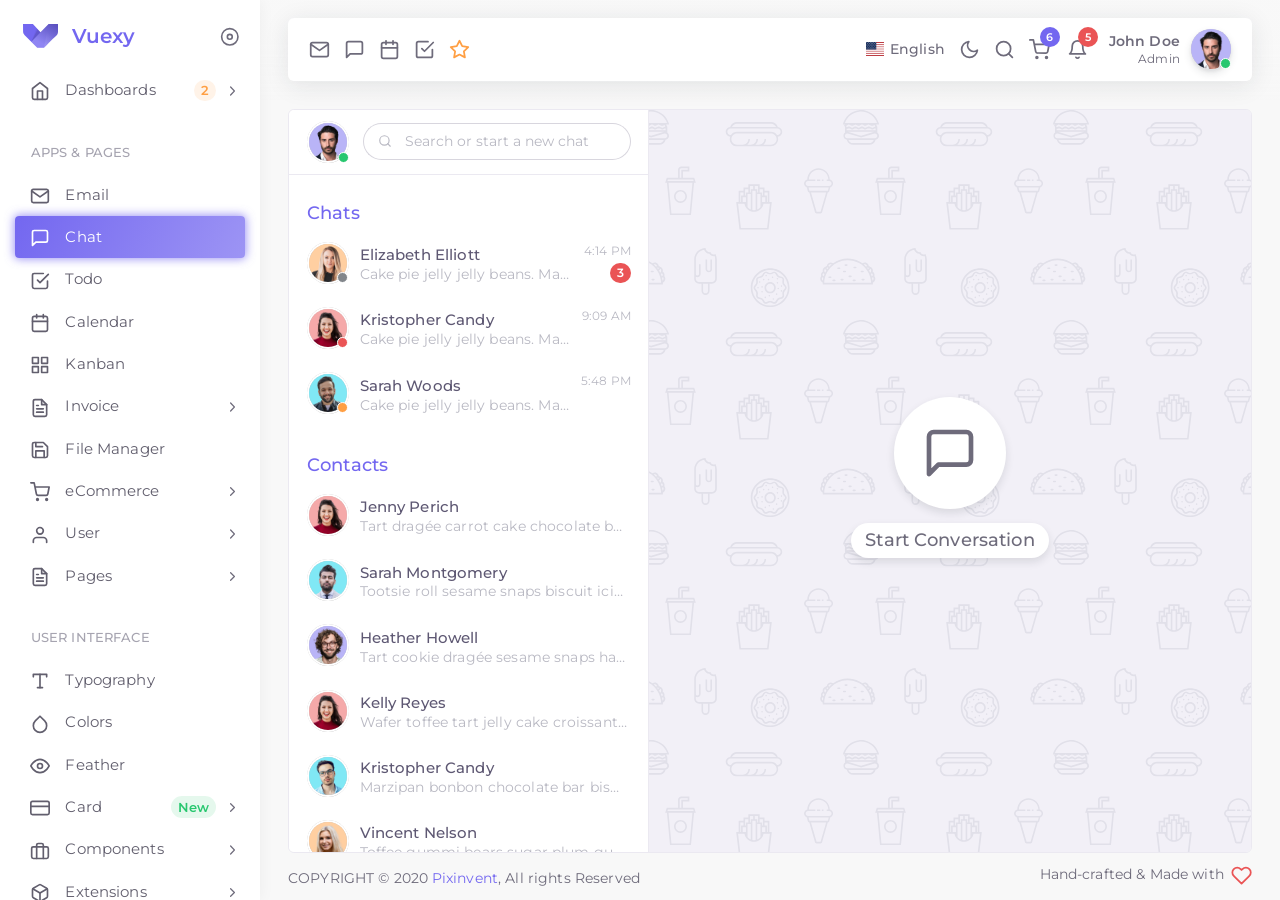
<file: admin/app-chat.html>
<!DOCTYPE html>
<html class="loading" lang="en" data-textdirection="ltr">
<!-- BEGIN: Head-->

<head>
    <meta http-equiv="Content-Type" content="text/html; charset=UTF-8">
    <meta http-equiv="X-UA-Compatible" content="IE=edge">
    <meta name="viewport" content="width=device-width, initial-scale=1.0, user-scalable=0, minimal-ui">
    <meta name="description" content="Vuexy admin is super flexible, powerful, clean &amp; modern responsive bootstrap 4 admin template with unlimited possibilities.">
    <meta name="keywords" content="admin template, Vuexy admin template, dashboard template, flat admin template, responsive admin template, web app">
    <meta name="author" content="PIXINVENT">
    <title>Chat Application - Vuexy - Bootstrap HTML admin template</title>
    <link rel="apple-touch-icon" href="app-assets/images/ico/apple-icon-120.png">
    <link rel="shortcut icon" type="image/x-icon" href="app-assets/images/ico/favicon.ico">
    <link href="https://fonts.googleapis.com/css2?family=Montserrat:ital,wght@0,300;0,400;0,500;0,600;1,400;1,500;1,600" rel="stylesheet">

    <!-- BEGIN: Vendor CSS-->
    <link rel="stylesheet" type="text/css" href="app-assets/vendors/css/vendors.min.css">
    <!-- END: Vendor CSS-->

    <!-- BEGIN: Theme CSS-->
    <link rel="stylesheet" type="text/css" href="app-assets/css/bootstrap.css">
    <link rel="stylesheet" type="text/css" href="app-assets/css/bootstrap-extended.css">
    <link rel="stylesheet" type="text/css" href="app-assets/css/colors.css">
    <link rel="stylesheet" type="text/css" href="app-assets/css/components.css">
    <link rel="stylesheet" type="text/css" href="app-assets/css/themes/dark-layout.css">
    <link rel="stylesheet" type="text/css" href="app-assets/css/themes/bordered-layout.css">
    <link rel="stylesheet" type="text/css" href="app-assets/css/themes/semi-dark-layout.css">

    <!-- BEGIN: Page CSS-->
    <link rel="stylesheet" type="text/css" href="app-assets/css/core/menu/menu-types/vertical-menu.css">
    <link rel="stylesheet" type="text/css" href="app-assets/css/pages/app-chat.css">
    <link rel="stylesheet" type="text/css" href="app-assets/css/pages/app-chat-list.css">
    <!-- END: Page CSS-->

    <!-- BEGIN: Custom CSS-->
    <link rel="stylesheet" type="text/css" href="assets/css/style.css">
    <!-- END: Custom CSS-->

</head>
<!-- END: Head-->

<!-- BEGIN: Body-->

<body class="vertical-layout vertical-menu-modern content-left-sidebar navbar-floating footer-static  " data-open="click" data-menu="vertical-menu-modern" data-col="content-left-sidebar">

    <!-- BEGIN: Header-->
    <nav class="header-navbar navbar navbar-expand-lg align-items-center floating-nav navbar-light navbar-shadow">
        <div class="navbar-container d-flex content">
            <div class="bookmark-wrapper d-flex align-items-center">
                <ul class="nav navbar-nav d-xl-none">
                    <li class="nav-item"><a class="nav-link menu-toggle" href="javascript:void(0);"><i class="ficon" data-feather="menu"></i></a></li>
                </ul>
                <ul class="nav navbar-nav bookmark-icons">
                    <li class="nav-item d-none d-lg-block"><a class="nav-link" href="app-email.html" data-toggle="tooltip" data-placement="top" title="Email"><i class="ficon" data-feather="mail"></i></a></li>
                    <li class="nav-item d-none d-lg-block"><a class="nav-link" href="app-chat.html" data-toggle="tooltip" data-placement="top" title="Chat"><i class="ficon" data-feather="message-square"></i></a></li>
                    <li class="nav-item d-none d-lg-block"><a class="nav-link" href="app-calendar.html" data-toggle="tooltip" data-placement="top" title="Calendar"><i class="ficon" data-feather="calendar"></i></a></li>
                    <li class="nav-item d-none d-lg-block"><a class="nav-link" href="app-todo.html" data-toggle="tooltip" data-placement="top" title="Todo"><i class="ficon" data-feather="check-square"></i></a></li>
                </ul>
                <ul class="nav navbar-nav">
                    <li class="nav-item d-none d-lg-block"><a class="nav-link bookmark-star"><i class="ficon text-warning" data-feather="star"></i></a>
                        <div class="bookmark-input search-input">
                            <div class="bookmark-input-icon"><i data-feather="search"></i></div>
                            <input class="form-control input" type="text" placeholder="Bookmark" tabindex="0" data-search="search">
                            <ul class="search-list search-list-bookmark"></ul>
                        </div>
                    </li>
                </ul>
            </div>
            <ul class="nav navbar-nav align-items-center ml-auto">
                <li class="nav-item dropdown dropdown-language"><a class="nav-link dropdown-toggle" id="dropdown-flag" href="javascript:void(0);" data-toggle="dropdown" aria-haspopup="true" aria-expanded="false"><i class="flag-icon flag-icon-us"></i><span class="selected-language">English</span></a>
                    <div class="dropdown-menu dropdown-menu-right" aria-labelledby="dropdown-flag"><a class="dropdown-item" href="javascript:void(0);" data-language="en"><i class="flag-icon flag-icon-us"></i> English</a><a class="dropdown-item" href="javascript:void(0);" data-language="fr"><i class="flag-icon flag-icon-fr"></i> French</a><a class="dropdown-item" href="javascript:void(0);" data-language="de"><i class="flag-icon flag-icon-de"></i> German</a><a class="dropdown-item" href="javascript:void(0);" data-language="pt"><i class="flag-icon flag-icon-pt"></i> Portuguese</a></div>
                </li>
                <li class="nav-item d-none d-lg-block"><a class="nav-link nav-link-style"><i class="ficon" data-feather="moon"></i></a></li>
                <li class="nav-item nav-search"><a class="nav-link nav-link-search"><i class="ficon" data-feather="search"></i></a>
                    <div class="search-input">
                        <div class="search-input-icon"><i data-feather="search"></i></div>
                        <input class="form-control input" type="text" placeholder="Explore Vuexy..." tabindex="-1" data-search="search">
                        <div class="search-input-close"><i data-feather="x"></i></div>
                        <ul class="search-list search-list-main"></ul>
                    </div>
                </li>
                <li class="nav-item dropdown dropdown-cart mr-25"><a class="nav-link" href="javascript:void(0);" data-toggle="dropdown"><i class="ficon" data-feather="shopping-cart"></i><span class="badge badge-pill badge-primary badge-up cart-item-count">6</span></a>
                    <ul class="dropdown-menu dropdown-menu-media dropdown-menu-right">
                        <li class="dropdown-menu-header">
                            <div class="dropdown-header d-flex">
                                <h4 class="notification-title mb-0 mr-auto">My Cart</h4>
                                <div class="badge badge-pill badge-light-primary">4 Items</div>
                            </div>
                        </li>
                        <li class="scrollable-container media-list">
                            <div class="media align-items-center"><img class="d-block rounded mr-1" src="app-assets/images/pages/eCommerce/1.png" alt="donuts" width="62">
                                <div class="media-body"><i class="ficon cart-item-remove" data-feather="x"></i>
                                    <div class="media-heading">
                                        <h6 class="cart-item-title"><a class="text-body" href="app-ecommerce-details.html"> Apple watch 5</a></h6><small class="cart-item-by">By Apple</small>
                                    </div>
                                    <div class="cart-item-qty">
                                        <div class="input-group">
                                            <input class="touchspin-cart" type="number" value="1">
                                        </div>
                                    </div>
                                    <h5 class="cart-item-price">$374.90</h5>
                                </div>
                            </div>
                            <div class="media align-items-center"><img class="d-block rounded mr-1" src="app-assets/images/pages/eCommerce/7.png" alt="donuts" width="62">
                                <div class="media-body"><i class="ficon cart-item-remove" data-feather="x"></i>
                                    <div class="media-heading">
                                        <h6 class="cart-item-title"><a class="text-body" href="app-ecommerce-details.html"> Google Home Mini</a></h6><small class="cart-item-by">By Google</small>
                                    </div>
                                    <div class="cart-item-qty">
                                        <div class="input-group">
                                            <input class="touchspin-cart" type="number" value="3">
                                        </div>
                                    </div>
                                    <h5 class="cart-item-price">$129.40</h5>
                                </div>
                            </div>
                            <div class="media align-items-center"><img class="d-block rounded mr-1" src="app-assets/images/pages/eCommerce/2.png" alt="donuts" width="62">
                                <div class="media-body"><i class="ficon cart-item-remove" data-feather="x"></i>
                                    <div class="media-heading">
                                        <h6 class="cart-item-title"><a class="text-body" href="app-ecommerce-details.html"> iPhone 11 Pro</a></h6><small class="cart-item-by">By Apple</small>
                                    </div>
                                    <div class="cart-item-qty">
                                        <div class="input-group">
                                            <input class="touchspin-cart" type="number" value="2">
                                        </div>
                                    </div>
                                    <h5 class="cart-item-price">$699.00</h5>
                                </div>
                            </div>
                            <div class="media align-items-center"><img class="d-block rounded mr-1" src="app-assets/images/pages/eCommerce/3.png" alt="donuts" width="62">
                                <div class="media-body"><i class="ficon cart-item-remove" data-feather="x"></i>
                                    <div class="media-heading">
                                        <h6 class="cart-item-title"><a class="text-body" href="app-ecommerce-details.html"> iMac Pro</a></h6><small class="cart-item-by">By Apple</small>
                                    </div>
                                    <div class="cart-item-qty">
                                        <div class="input-group">
                                            <input class="touchspin-cart" type="number" value="1">
                                        </div>
                                    </div>
                                    <h5 class="cart-item-price">$4,999.00</h5>
                                </div>
                            </div>
                            <div class="media align-items-center"><img class="d-block rounded mr-1" src="app-assets/images/pages/eCommerce/5.png" alt="donuts" width="62">
                                <div class="media-body"><i class="ficon cart-item-remove" data-feather="x"></i>
                                    <div class="media-heading">
                                        <h6 class="cart-item-title"><a class="text-body" href="app-ecommerce-details.html"> MacBook Pro</a></h6><small class="cart-item-by">By Apple</small>
                                    </div>
                                    <div class="cart-item-qty">
                                        <div class="input-group">
                                            <input class="touchspin-cart" type="number" value="1">
                                        </div>
                                    </div>
                                    <h5 class="cart-item-price">$2,999.00</h5>
                                </div>
                            </div>
                        </li>
                        <li class="dropdown-menu-footer">
                            <div class="d-flex justify-content-between mb-1">
                                <h6 class="font-weight-bolder mb-0">Total:</h6>
                                <h6 class="text-primary font-weight-bolder mb-0">$10,999.00</h6>
                            </div><a class="btn btn-primary btn-block" href="app-ecommerce-checkout.html">Checkout</a>
                        </li>
                    </ul>
                </li>
                <li class="nav-item dropdown dropdown-notification mr-25"><a class="nav-link" href="javascript:void(0);" data-toggle="dropdown"><i class="ficon" data-feather="bell"></i><span class="badge badge-pill badge-danger badge-up">5</span></a>
                    <ul class="dropdown-menu dropdown-menu-media dropdown-menu-right">
                        <li class="dropdown-menu-header">
                            <div class="dropdown-header d-flex">
                                <h4 class="notification-title mb-0 mr-auto">Notifications</h4>
                                <div class="badge badge-pill badge-light-primary">6 New</div>
                            </div>
                        </li>
                        <li class="scrollable-container media-list"><a class="d-flex" href="javascript:void(0)">
                                <div class="media d-flex align-items-start">
                                    <div class="media-left">
                                        <div class="avatar"><img src="app-assets/images/portrait/small/avatar-s-15.jpg" alt="avatar" width="32" height="32"></div>
                                    </div>
                                    <div class="media-body">
                                        <p class="media-heading"><span class="font-weight-bolder">Congratulation Sam 🎉</span>winner!</p><small class="notification-text"> Won the monthly best seller badge.</small>
                                    </div>
                                </div>
                            </a><a class="d-flex" href="javascript:void(0)">
                                <div class="media d-flex align-items-start">
                                    <div class="media-left">
                                        <div class="avatar"><img src="app-assets/images/portrait/small/avatar-s-3.jpg" alt="avatar" width="32" height="32"></div>
                                    </div>
                                    <div class="media-body">
                                        <p class="media-heading"><span class="font-weight-bolder">New message</span>&nbsp;received</p><small class="notification-text"> You have 10 unread messages</small>
                                    </div>
                                </div>
                            </a><a class="d-flex" href="javascript:void(0)">
                                <div class="media d-flex align-items-start">
                                    <div class="media-left">
                                        <div class="avatar bg-light-danger">
                                            <div class="avatar-content">MD</div>
                                        </div>
                                    </div>
                                    <div class="media-body">
                                        <p class="media-heading"><span class="font-weight-bolder">Revised Order 👋</span>&nbsp;checkout</p><small class="notification-text"> MD Inc. order updated</small>
                                    </div>
                                </div>
                            </a>
                            <div class="media d-flex align-items-center">
                                <h6 class="font-weight-bolder mr-auto mb-0">System Notifications</h6>
                                <div class="custom-control custom-control-primary custom-switch">
                                    <input class="custom-control-input" id="systemNotification" type="checkbox" checked="">
                                    <label class="custom-control-label" for="systemNotification"></label>
                                </div>
                            </div><a class="d-flex" href="javascript:void(0)">
                                <div class="media d-flex align-items-start">
                                    <div class="media-left">
                                        <div class="avatar bg-light-danger">
                                            <div class="avatar-content"><i class="avatar-icon" data-feather="x"></i></div>
                                        </div>
                                    </div>
                                    <div class="media-body">
                                        <p class="media-heading"><span class="font-weight-bolder">Server down</span>&nbsp;registered</p><small class="notification-text"> USA Server is down due to hight CPU usage</small>
                                    </div>
                                </div>
                            </a><a class="d-flex" href="javascript:void(0)">
                                <div class="media d-flex align-items-start">
                                    <div class="media-left">
                                        <div class="avatar bg-light-success">
                                            <div class="avatar-content"><i class="avatar-icon" data-feather="check"></i></div>
                                        </div>
                                    </div>
                                    <div class="media-body">
                                        <p class="media-heading"><span class="font-weight-bolder">Sales report</span>&nbsp;generated</p><small class="notification-text"> Last month sales report generated</small>
                                    </div>
                                </div>
                            </a><a class="d-flex" href="javascript:void(0)">
                                <div class="media d-flex align-items-start">
                                    <div class="media-left">
                                        <div class="avatar bg-light-warning">
                                            <div class="avatar-content"><i class="avatar-icon" data-feather="alert-triangle"></i></div>
                                        </div>
                                    </div>
                                    <div class="media-body">
                                        <p class="media-heading"><span class="font-weight-bolder">High memory</span>&nbsp;usage</p><small class="notification-text"> BLR Server using high memory</small>
                                    </div>
                                </div>
                            </a>
                        </li>
                        <li class="dropdown-menu-footer"><a class="btn btn-primary btn-block" href="javascript:void(0)">Read all notifications</a></li>
                    </ul>
                </li>
                <li class="nav-item dropdown dropdown-user"><a class="nav-link dropdown-toggle dropdown-user-link" id="dropdown-user" href="javascript:void(0);" data-toggle="dropdown" aria-haspopup="true" aria-expanded="false">
                        <div class="user-nav d-sm-flex d-none"><span class="user-name font-weight-bolder">John Doe</span><span class="user-status">Admin</span></div><span class="avatar"><img class="round" src="app-assets/images/portrait/small/avatar-s-11.jpg" alt="avatar" height="40" width="40"><span class="avatar-status-online"></span></span>
                    </a>
                    <div class="dropdown-menu dropdown-menu-right" aria-labelledby="dropdown-user"><a class="dropdown-item" href="page-profile.html"><i class="mr-50" data-feather="user"></i> Profile</a><a class="dropdown-item" href="app-email.html"><i class="mr-50" data-feather="mail"></i> Inbox</a><a class="dropdown-item" href="app-todo.html"><i class="mr-50" data-feather="check-square"></i> Task</a><a class="dropdown-item" href="app-chat.html"><i class="mr-50" data-feather="message-square"></i> Chats</a>
                        <div class="dropdown-divider"></div><a class="dropdown-item" href="page-account-settings.html"><i class="mr-50" data-feather="settings"></i> Settings</a><a class="dropdown-item" href="page-pricing.html"><i class="mr-50" data-feather="credit-card"></i> Pricing</a><a class="dropdown-item" href="page-faq.html"><i class="mr-50" data-feather="help-circle"></i> FAQ</a><a class="dropdown-item" href="page-auth-login-v2.html"><i class="mr-50" data-feather="power"></i> Logout</a>
                    </div>
                </li>
            </ul>
        </div>
    </nav>
    <ul class="main-search-list-defaultlist d-none">
        <li class="d-flex align-items-center"><a href="javascript:void(0);">
                <h6 class="section-label mt-75 mb-0">Files</h6>
            </a></li>
        <li class="auto-suggestion"><a class="d-flex align-items-center justify-content-between w-100" href="app-file-manager.html">
                <div class="d-flex">
                    <div class="mr-75"><img src="app-assets/images/icons/xls.png" alt="png" height="32"></div>
                    <div class="search-data">
                        <p class="search-data-title mb-0">Two new item submitted</p><small class="text-muted">Marketing Manager</small>
                    </div>
                </div><small class="search-data-size mr-50 text-muted">&apos;17kb</small>
            </a></li>
        <li class="auto-suggestion"><a class="d-flex align-items-center justify-content-between w-100" href="app-file-manager.html">
                <div class="d-flex">
                    <div class="mr-75"><img src="app-assets/images/icons/jpg.png" alt="png" height="32"></div>
                    <div class="search-data">
                        <p class="search-data-title mb-0">52 JPG file Generated</p><small class="text-muted">FontEnd Developer</small>
                    </div>
                </div><small class="search-data-size mr-50 text-muted">&apos;11kb</small>
            </a></li>
        <li class="auto-suggestion"><a class="d-flex align-items-center justify-content-between w-100" href="app-file-manager.html">
                <div class="d-flex">
                    <div class="mr-75"><img src="app-assets/images/icons/pdf.png" alt="png" height="32"></div>
                    <div class="search-data">
                        <p class="search-data-title mb-0">25 PDF File Uploaded</p><small class="text-muted">Digital Marketing Manager</small>
                    </div>
                </div><small class="search-data-size mr-50 text-muted">&apos;150kb</small>
            </a></li>
        <li class="auto-suggestion"><a class="d-flex align-items-center justify-content-between w-100" href="app-file-manager.html">
                <div class="d-flex">
                    <div class="mr-75"><img src="app-assets/images/icons/doc.png" alt="png" height="32"></div>
                    <div class="search-data">
                        <p class="search-data-title mb-0">Anna_Strong.doc</p><small class="text-muted">Web Designer</small>
                    </div>
                </div><small class="search-data-size mr-50 text-muted">&apos;256kb</small>
            </a></li>
        <li class="d-flex align-items-center"><a href="javascript:void(0);">
                <h6 class="section-label mt-75 mb-0">Members</h6>
            </a></li>
        <li class="auto-suggestion"><a class="d-flex align-items-center justify-content-between py-50 w-100" href="app-user-view.html">
                <div class="d-flex align-items-center">
                    <div class="avatar mr-75"><img src="app-assets/images/portrait/small/avatar-s-8.jpg" alt="png" height="32"></div>
                    <div class="search-data">
                        <p class="search-data-title mb-0">John Doe</p><small class="text-muted">UI designer</small>
                    </div>
                </div>
            </a></li>
        <li class="auto-suggestion"><a class="d-flex align-items-center justify-content-between py-50 w-100" href="app-user-view.html">
                <div class="d-flex align-items-center">
                    <div class="avatar mr-75"><img src="app-assets/images/portrait/small/avatar-s-1.jpg" alt="png" height="32"></div>
                    <div class="search-data">
                        <p class="search-data-title mb-0">Michal Clark</p><small class="text-muted">FontEnd Developer</small>
                    </div>
                </div>
            </a></li>
        <li class="auto-suggestion"><a class="d-flex align-items-center justify-content-between py-50 w-100" href="app-user-view.html">
                <div class="d-flex align-items-center">
                    <div class="avatar mr-75"><img src="app-assets/images/portrait/small/avatar-s-14.jpg" alt="png" height="32"></div>
                    <div class="search-data">
                        <p class="search-data-title mb-0">Milena Gibson</p><small class="text-muted">Digital Marketing Manager</small>
                    </div>
                </div>
            </a></li>
        <li class="auto-suggestion"><a class="d-flex align-items-center justify-content-between py-50 w-100" href="app-user-view.html">
                <div class="d-flex align-items-center">
                    <div class="avatar mr-75"><img src="app-assets/images/portrait/small/avatar-s-6.jpg" alt="png" height="32"></div>
                    <div class="search-data">
                        <p class="search-data-title mb-0">Anna Strong</p><small class="text-muted">Web Designer</small>
                    </div>
                </div>
            </a></li>
    </ul>
    <ul class="main-search-list-defaultlist-other-list d-none">
        <li class="auto-suggestion justify-content-between"><a class="d-flex align-items-center justify-content-between w-100 py-50">
                <div class="d-flex justify-content-start"><span class="mr-75" data-feather="alert-circle"></span><span>No results found.</span></div>
            </a></li>
    </ul>
    <!-- END: Header-->


    <!-- BEGIN: Main Menu-->
    <div class="main-menu menu-fixed menu-light menu-accordion menu-shadow" data-scroll-to-active="true">
        <div class="navbar-header">
            <ul class="nav navbar-nav flex-row">
                <li class="nav-item mr-auto"><a class="navbar-brand" href="html/ltr/vertical-menu-template/index.html"><span class="brand-logo">
                            <svg viewbox="0 0 139 95" version="1.1" xmlns="http://www.w3.org/2000/svg" xmlns:xlink="http://www.w3.org/1999/xlink" height="24">
                                <defs>
                                    <lineargradient id="linearGradient-1" x1="100%" y1="10.5120544%" x2="50%" y2="89.4879456%">
                                        <stop stop-color="#000000" offset="0%"></stop>
                                        <stop stop-color="#FFFFFF" offset="100%"></stop>
                                    </lineargradient>
                                    <lineargradient id="linearGradient-2" x1="64.0437835%" y1="46.3276743%" x2="37.373316%" y2="100%">
                                        <stop stop-color="#EEEEEE" stop-opacity="0" offset="0%"></stop>
                                        <stop stop-color="#FFFFFF" offset="100%"></stop>
                                    </lineargradient>
                                </defs>
                                <g id="Page-1" stroke="none" stroke-width="1" fill="none" fill-rule="evenodd">
                                    <g id="Artboard" transform="translate(-400.000000, -178.000000)">
                                        <g id="Group" transform="translate(400.000000, 178.000000)">
                                            <path class="text-primary" id="Path" d="M-5.68434189e-14,2.84217094e-14 L39.1816085,2.84217094e-14 L69.3453773,32.2519224 L101.428699,2.84217094e-14 L138.784583,2.84217094e-14 L138.784199,29.8015838 C137.958931,37.3510206 135.784352,42.5567762 132.260463,45.4188507 C128.736573,48.2809251 112.33867,64.5239941 83.0667527,94.1480575 L56.2750821,94.1480575 L6.71554594,44.4188507 C2.46876683,39.9813776 0.345377275,35.1089553 0.345377275,29.8015838 C0.345377275,24.4942122 0.230251516,14.560351 -5.68434189e-14,2.84217094e-14 Z" style="fill:currentColor"></path>
                                            <path id="Path1" d="M69.3453773,32.2519224 L101.428699,1.42108547e-14 L138.784583,1.42108547e-14 L138.784199,29.8015838 C137.958931,37.3510206 135.784352,42.5567762 132.260463,45.4188507 C128.736573,48.2809251 112.33867,64.5239941 83.0667527,94.1480575 L56.2750821,94.1480575 L32.8435758,70.5039241 L69.3453773,32.2519224 Z" fill="url(#linearGradient-1)" opacity="0.2"></path>
                                            <polygon id="Path-2" fill="#000000" opacity="0.049999997" points="69.3922914 32.4202615 32.8435758 70.5039241 54.0490008 16.1851325"></polygon>
                                            <polygon id="Path-21" fill="#000000" opacity="0.099999994" points="69.3922914 32.4202615 32.8435758 70.5039241 58.3683556 20.7402338"></polygon>
                                            <polygon id="Path-3" fill="url(#linearGradient-2)" opacity="0.099999994" points="101.428699 0 83.0667527 94.1480575 130.378721 47.0740288"></polygon>
                                        </g>
                                    </g>
                                </g>
                            </svg></span>
                        <h2 class="brand-text">Vuexy</h2>
                    </a></li>
                <li class="nav-item nav-toggle"><a class="nav-link modern-nav-toggle pr-0" data-toggle="collapse"><i class="d-block d-xl-none text-primary toggle-icon font-medium-4" data-feather="x"></i><i class="d-none d-xl-block collapse-toggle-icon font-medium-4  text-primary" data-feather="disc" data-ticon="disc"></i></a></li>
            </ul>
        </div>
        <div class="shadow-bottom"></div>
        <div class="main-menu-content">
            <ul class="navigation navigation-main" id="main-menu-navigation" data-menu="menu-navigation">
                <li class=" nav-item"><a class="d-flex align-items-center" href="index.html"><i data-feather="home"></i><span class="menu-title text-truncate" data-i18n="Dashboards">Dashboards</span><span class="badge badge-light-warning badge-pill ml-auto mr-1">2</span></a>
                    <ul class="menu-content">
                        <li><a class="d-flex align-items-center" href="dashboard-analytics.html"><i data-feather="circle"></i><span class="menu-item text-truncate" data-i18n="Analytics">Analytics</span></a>
                        </li>
                        <li><a class="d-flex align-items-center" href="dashboard-ecommerce.html"><i data-feather="circle"></i><span class="menu-item text-truncate" data-i18n="eCommerce">eCommerce</span></a>
                        </li>
                    </ul>
                </li>
                <li class=" navigation-header"><span data-i18n="Apps &amp; Pages">Apps &amp; Pages</span><i data-feather="more-horizontal"></i>
                </li>
                <li class=" nav-item"><a class="d-flex align-items-center" href="app-email.html"><i data-feather="mail"></i><span class="menu-title text-truncate" data-i18n="Email">Email</span></a>
                </li>
                <li class="active nav-item"><a class="d-flex align-items-center" href="app-chat.html"><i data-feather="message-square"></i><span class="menu-title text-truncate" data-i18n="Chat">Chat</span></a>
                </li>
                <li class=" nav-item"><a class="d-flex align-items-center" href="app-todo.html"><i data-feather="check-square"></i><span class="menu-title text-truncate" data-i18n="Todo">Todo</span></a>
                </li>
                <li class=" nav-item"><a class="d-flex align-items-center" href="app-calendar.html"><i data-feather="calendar"></i><span class="menu-title text-truncate" data-i18n="Calendar">Calendar</span></a>
                </li>
                <li class=" nav-item"><a class="d-flex align-items-center" href="app-kanban.html"><i data-feather="grid"></i><span class="menu-title text-truncate" data-i18n="Kanban">Kanban</span></a>
                </li>
                <li class=" nav-item"><a class="d-flex align-items-center" href="#"><i data-feather="file-text"></i><span class="menu-title text-truncate" data-i18n="Invoice">Invoice</span></a>
                    <ul class="menu-content">
                        <li><a class="d-flex align-items-center" href="app-invoice-list.html"><i data-feather="circle"></i><span class="menu-item text-truncate" data-i18n="List">List</span></a>
                        </li>
                        <li><a class="d-flex align-items-center" href="app-invoice-preview.html"><i data-feather="circle"></i><span class="menu-item text-truncate" data-i18n="Preview">Preview</span></a>
                        </li>
                        <li><a class="d-flex align-items-center" href="app-invoice-edit.html"><i data-feather="circle"></i><span class="menu-item text-truncate" data-i18n="Edit">Edit</span></a>
                        </li>
                        <li><a class="d-flex align-items-center" href="app-invoice-add.html"><i data-feather="circle"></i><span class="menu-item text-truncate" data-i18n="Add">Add</span></a>
                        </li>
                    </ul>
                </li>
                <li class=" nav-item"><a class="d-flex align-items-center" href="app-file-manager.html"><i data-feather="save"></i><span class="menu-title text-truncate" data-i18n="File Manager">File Manager</span></a>
                </li>
                <li class=" nav-item"><a class="d-flex align-items-center" href="#"><i data-feather="shopping-cart"></i><span class="menu-title text-truncate" data-i18n="eCommerce">eCommerce</span></a>
                    <ul class="menu-content">
                        <li><a class="d-flex align-items-center" href="app-ecommerce-shop.html"><i data-feather="circle"></i><span class="menu-item text-truncate" data-i18n="Shop">Shop</span></a>
                        </li>
                        <li><a class="d-flex align-items-center" href="app-ecommerce-details.html"><i data-feather="circle"></i><span class="menu-item text-truncate" data-i18n="Details">Details</span></a>
                        </li>
                        <li><a class="d-flex align-items-center" href="app-ecommerce-wishlist.html"><i data-feather="circle"></i><span class="menu-item text-truncate" data-i18n="Wish List">Wish List</span></a>
                        </li>
                        <li><a class="d-flex align-items-center" href="app-ecommerce-checkout.html"><i data-feather="circle"></i><span class="menu-item text-truncate" data-i18n="Checkout">Checkout</span></a>
                        </li>
                    </ul>
                </li>
                <li class=" nav-item"><a class="d-flex align-items-center" href="#"><i data-feather="user"></i><span class="menu-title text-truncate" data-i18n="User">User</span></a>
                    <ul class="menu-content">
                        <li><a class="d-flex align-items-center" href="app-user-list.html"><i data-feather="circle"></i><span class="menu-item text-truncate" data-i18n="List">List</span></a>
                        </li>
                        <li><a class="d-flex align-items-center" href="app-user-view.html"><i data-feather="circle"></i><span class="menu-item text-truncate" data-i18n="View">View</span></a>
                        </li>
                        <li><a class="d-flex align-items-center" href="app-user-edit.html"><i data-feather="circle"></i><span class="menu-item text-truncate" data-i18n="Edit">Edit</span></a>
                        </li>
                    </ul>
                </li>
                <li class=" nav-item"><a class="d-flex align-items-center" href="#"><i data-feather="file-text"></i><span class="menu-title text-truncate" data-i18n="Pages">Pages</span></a>
                    <ul class="menu-content">
                        <li><a class="d-flex align-items-center" href="#"><i data-feather="circle"></i><span class="menu-item text-truncate" data-i18n="Authentication">Authentication</span></a>
                            <ul class="menu-content">
                                <li><a class="d-flex align-items-center" href="page-auth-login-v1.html" target="_blank"><span class="menu-item text-truncate" data-i18n="LoginV1">Login v1</span></a>
                                </li>
                                <li><a class="d-flex align-items-center" href="page-auth-login-v2.html" target="_blank"><span class="menu-item text-truncate" data-i18n="LoginV2">Login v2</span></a>
                                </li>
                                <li><a class="d-flex align-items-center" href="page-auth-register-v1.html" target="_blank"><span class="menu-item text-truncate" data-i18n="RegisterV1">Register v1</span></a>
                                </li>
                                <li><a class="d-flex align-items-center" href="page-auth-register-v2.html" target="_blank"><span class="menu-item text-truncate" data-i18n="RegisterV2">Register v2</span></a>
                                </li>
                                <li><a class="d-flex align-items-center" href="page-auth-forgot-password-v1.html" target="_blank"><span class="menu-item text-truncate" data-i18n="ForgotPasswordV1">Forgot Password v1</span></a>
                                </li>
                                <li><a class="d-flex align-items-center" href="page-auth-forgot-password-v2.html" target="_blank"><span class="menu-item text-truncate" data-i18n="ForgotPasswordV2">Forgot Password v2</span></a>
                                </li>
                                <li><a class="d-flex align-items-center" href="page-auth-reset-password-v1.html" target="_blank"><span class="menu-item text-truncate" data-i18n="ResetPasswordV1">Reset Password v1</span></a>
                                </li>
                                <li><a class="d-flex align-items-center" href="page-auth-reset-password-v2.html" target="_blank"><span class="menu-item text-truncate" data-i18n="ResetPasswordV2">Reset Password v2</span></a>
                                </li>
                            </ul>
                        </li>
                        <li><a class="d-flex align-items-center" href="page-account-settings.html"><i data-feather="circle"></i><span class="menu-item text-truncate" data-i18n="Account Settings">Account Settings</span></a>
                        </li>
                        <li><a class="d-flex align-items-center" href="page-profile.html"><i data-feather="circle"></i><span class="menu-item text-truncate" data-i18n="Profile">Profile</span></a>
                        </li>
                        <li><a class="d-flex align-items-center" href="page-faq.html"><i data-feather="circle"></i><span class="menu-item text-truncate" data-i18n="FAQ">FAQ</span></a>
                        </li>
                        <li><a class="d-flex align-items-center" href="page-knowledge-base.html"><i data-feather="circle"></i><span class="menu-item text-truncate" data-i18n="Knowledge Base">Knowledge Base</span></a>
                        </li>
                        <li><a class="d-flex align-items-center" href="page-pricing.html"><i data-feather="circle"></i><span class="menu-item text-truncate" data-i18n="Pricing">Pricing</span></a>
                        </li>
                        <li><a class="d-flex align-items-center" href="#"><i data-feather="circle"></i><span class="menu-item text-truncate" data-i18n="Blog">Blog</span></a>
                            <ul class="menu-content">
                                <li><a class="d-flex align-items-center" href="page-blog-list.html"><span class="menu-item text-truncate" data-i18n="List">List</span></a>
                                </li>
                                <li><a class="d-flex align-items-center" href="page-blog-detail.html"><span class="menu-item text-truncate" data-i18n="Detail">Detail</span></a>
                                </li>
                                <li><a class="d-flex align-items-center" href="page-blog-edit.html"><span class="menu-item text-truncate" data-i18n="Edit">Edit</span></a>
                                </li>
                            </ul>
                        </li>
                        <li><a class="d-flex align-items-center" href="#"><i data-feather="circle"></i><span class="menu-item text-truncate" data-i18n="Mail Template">Mail Template</span></a>
                            <ul class="menu-content">
                                <li><a class="d-flex align-items-center" href="https://pixinvent.com/demo/vuexy-mail-template/mail-welcome.html" target="_blank"><span class="menu-item text-truncate" data-i18n="Welcome">Welcome</span></a>
                                </li>
                                <li><a class="d-flex align-items-center" href="https://pixinvent.com/demo/vuexy-mail-template/mail-reset-password.html" target="_blank"><span class="menu-item text-truncate" data-i18n="Reset Password">Reset Password</span></a>
                                </li>
                                <li><a class="d-flex align-items-center" href="https://pixinvent.com/demo/vuexy-mail-template/mail-verify-email.html" target="_blank"><span class="menu-item text-truncate" data-i18n="Verify Email">Verify Email</span></a>
                                </li>
                                <li><a class="d-flex align-items-center" href="https://pixinvent.com/demo/vuexy-mail-template/mail-deactivate-account.html" target="_blank"><span class="menu-item text-truncate" data-i18n="Deactivate Account">Deactivate Account</span></a>
                                </li>
                                <li><a class="d-flex align-items-center" href="https://pixinvent.com/demo/vuexy-mail-template/mail-invoice.html" target="_blank"><span class="menu-item text-truncate" data-i18n="Invoice">Invoice</span></a>
                                </li>
                                <li><a class="d-flex align-items-center" href="https://pixinvent.com/demo/vuexy-mail-template/mail-promotional.html" target="_blank"><span class="menu-item text-truncate" data-i18n="Promotional">Promotional</span></a>
                                </li>
                            </ul>
                        </li>
                        <li><a class="d-flex align-items-center" href="#"><i data-feather="circle"></i><span class="menu-item text-truncate" data-i18n="Miscellaneous">Miscellaneous</span></a>
                            <ul class="menu-content">
                                <li><a class="d-flex align-items-center" href="page-misc-coming-soon.html" target="_blank"><span class="menu-item text-truncate" data-i18n="Coming Soon">Coming Soon</span></a>
                                </li>
                                <li><a class="d-flex align-items-center" href="page-misc-not-authorized.html" target="_blank"><span class="menu-item text-truncate" data-i18n="Not Authorized">Not Authorized</span></a>
                                </li>
                                <li><a class="d-flex align-items-center" href="page-misc-under-maintenance.html" target="_blank"><span class="menu-item text-truncate" data-i18n="Maintenance">Maintenance</span></a>
                                </li>
                                <li><a class="d-flex align-items-center" href="page-misc-error.html" target="_blank"><span class="menu-item text-truncate" data-i18n="Error">Error</span></a>
                                </li>
                            </ul>
                        </li>
                    </ul>
                </li>
                <li class=" navigation-header"><span data-i18n="User Interface">User Interface</span><i data-feather="more-horizontal"></i>
                </li>
                <li class=" nav-item"><a class="d-flex align-items-center" href="ui-typography.html"><i data-feather="type"></i><span class="menu-title text-truncate" data-i18n="Typography">Typography</span></a>
                </li>
                <li class=" nav-item"><a class="d-flex align-items-center" href="ui-colors.html"><i data-feather="droplet"></i><span class="menu-title text-truncate" data-i18n="Colors">Colors</span></a>
                </li>
                <li class=" nav-item"><a class="d-flex align-items-center" href="ui-feather.html"><i data-feather="eye"></i><span class="menu-title text-truncate" data-i18n="Feather">Feather</span></a>
                </li>
                <li class=" nav-item"><a class="d-flex align-items-center" href="#"><i data-feather="credit-card"></i><span class="menu-title text-truncate" data-i18n="Card">Card</span><span class="badge badge-light-success badge-pill ml-auto mr-1">New</span></a>
                    <ul class="menu-content">
                        <li><a class="d-flex align-items-center" href="card-basic.html"><i data-feather="circle"></i><span class="menu-item text-truncate" data-i18n="Basic">Basic</span></a>
                        </li>
                        <li><a class="d-flex align-items-center" href="card-advance.html"><i data-feather="circle"></i><span class="menu-item text-truncate" data-i18n="Advance">Advance</span></a>
                        </li>
                        <li><a class="d-flex align-items-center" href="card-statistics.html"><i data-feather="circle"></i><span class="menu-item text-truncate" data-i18n="Statistics">Statistics</span></a>
                        </li>
                        <li><a class="d-flex align-items-center" href="card-analytics.html"><i data-feather="circle"></i><span class="menu-item text-truncate" data-i18n="Analytics">Analytics</span></a>
                        </li>
                        <li><a class="d-flex align-items-center" href="card-actions.html"><i data-feather="circle"></i><span class="menu-item text-truncate" data-i18n="Card Actions">Card Actions</span></a>
                        </li>
                    </ul>
                </li>
                <li class=" nav-item"><a class="d-flex align-items-center" href="#"><i data-feather="briefcase"></i><span class="menu-title text-truncate" data-i18n="Components">Components</span></a>
                    <ul class="menu-content">
                        <li><a class="d-flex align-items-center" href="component-alerts.html"><i data-feather="circle"></i><span class="menu-item text-truncate" data-i18n="Alerts">Alerts</span></a>
                        </li>
                        <li><a class="d-flex align-items-center" href="component-avatar.html"><i data-feather="circle"></i><span class="menu-item text-truncate" data-i18n="Avatar">Avatar</span></a>
                        </li>
                        <li><a class="d-flex align-items-center" href="component-badges.html"><i data-feather="circle"></i><span class="menu-item text-truncate" data-i18n="Badges">Badges</span></a>
                        </li>
                        <li><a class="d-flex align-items-center" href="component-breadcrumbs.html"><i data-feather="circle"></i><span class="menu-item text-truncate" data-i18n="Breadcrumbs">Breadcrumbs</span></a>
                        </li>
                        <li><a class="d-flex align-items-center" href="component-buttons.html"><i data-feather="circle"></i><span class="menu-item text-truncate" data-i18n="Buttons">Buttons</span></a>
                        </li>
                        <li><a class="d-flex align-items-center" href="component-carousel.html"><i data-feather="circle"></i><span class="menu-item text-truncate" data-i18n="Carousel">Carousel</span></a>
                        </li>
                        <li><a class="d-flex align-items-center" href="component-collapse.html"><i data-feather="circle"></i><span class="menu-item text-truncate" data-i18n="Collapse">Collapse</span></a>
                        </li>
                        <li><a class="d-flex align-items-center" href="component-divider.html"><i data-feather="circle"></i><span class="menu-item text-truncate" data-i18n="Divider">Divider</span></a>
                        </li>
                        <li><a class="d-flex align-items-center" href="component-dropdowns.html"><i data-feather="circle"></i><span class="menu-item text-truncate" data-i18n="Dropdowns">Dropdowns</span></a>
                        </li>
                        <li><a class="d-flex align-items-center" href="component-list-group.html"><i data-feather="circle"></i><span class="menu-item text-truncate" data-i18n="List Group">List Group</span></a>
                        </li>
                        <li><a class="d-flex align-items-center" href="component-media-objects.html"><i data-feather="circle"></i><span class="menu-item">Media Objects</span></a>
                        </li>
                        <li><a class="d-flex align-items-center" href="component-modals.html"><i data-feather="circle"></i><span class="menu-item text-truncate" data-i18n="Modals">Modals</span></a>
                        </li>
                        <li><a class="d-flex align-items-center" href="component-navs-component.html"><i data-feather="circle"></i><span class="menu-item text-truncate" data-i18n="Navs Component">Navs Component</span></a>
                        </li>
                        <li><a class="d-flex align-items-center" href="component-pagination.html"><i data-feather="circle"></i><span class="menu-item text-truncate" data-i18n="Pagination">Pagination</span></a>
                        </li>
                        <li><a class="d-flex align-items-center" href="component-pill-badges.html"><i data-feather="circle"></i><span class="menu-item text-truncate" data-i18n="Pill Badges">Pill Badges</span></a>
                        </li>
                        <li><a class="d-flex align-items-center" href="component-pills-component.html"><i data-feather="circle"></i><span class="menu-item text-truncate" data-i18n="Pills Component">Pills Component</span></a>
                        </li>
                        <li><a class="d-flex align-items-center" href="component-popovers.html"><i data-feather="circle"></i><span class="menu-item text-truncate" data-i18n="Popovers">Popovers</span></a>
                        </li>
                        <li><a class="d-flex align-items-center" href="component-progress.html"><i data-feather="circle"></i><span class="menu-item text-truncate" data-i18n="Progress">Progress</span></a>
                        </li>
                        <li><a class="d-flex align-items-center" href="component-spinner.html"><i data-feather="circle"></i><span class="menu-item text-truncate" data-i18n="Spinner">Spinner</span></a>
                        </li>
                        <li><a class="d-flex align-items-center" href="component-tabs-component.html"><i data-feather="circle"></i><span class="menu-item text-truncate" data-i18n="Tabs Component">Tabs Component</span></a>
                        </li>
                        <li><a class="d-flex align-items-center" href="component-timeline.html"><i data-feather="circle"></i><span class="menu-item text-truncate" data-i18n="Timeline">Timeline</span></a>
                        </li>
                        <li><a class="d-flex align-items-center" href="component-bs-toast.html"><i data-feather="circle"></i><span class="menu-item text-truncate" data-i18n="Toasts">Toasts</span></a>
                        </li>
                        <li><a class="d-flex align-items-center" href="component-tooltips.html"><i data-feather="circle"></i><span class="menu-item text-truncate" data-i18n="Tooltips">Tooltips</span></a>
                        </li>
                    </ul>
                </li>
                <li class=" nav-item"><a class="d-flex align-items-center" href="#"><i data-feather="box"></i><span class="menu-title text-truncate" data-i18n="Extensions">Extensions</span></a>
                    <ul class="menu-content">
                        <li><a class="d-flex align-items-center" href="ext-component-sweet-alerts.html"><i data-feather="circle"></i><span class="menu-item text-truncate" data-i18n="Sweet Alert">Sweet Alert</span></a>
                        </li>
                        <li><a class="d-flex align-items-center" href="ext-component-blockui.html"><i data-feather="circle"></i><span class="menu-item text-truncate" data-i18n="Block UI">BlockUI</span></a>
                        </li>
                        <li><a class="d-flex align-items-center" href="ext-component-toastr.html"><i data-feather="circle"></i><span class="menu-item text-truncate" data-i18n="Toastr">Toastr</span></a>
                        </li>
                        <li><a class="d-flex align-items-center" href="ext-component-sliders.html"><i data-feather="circle"></i><span class="menu-item text-truncate" data-i18n="Sliders">Sliders</span></a>
                        </li>
                        <li><a class="d-flex align-items-center" href="ext-component-drag-drop.html"><i data-feather="circle"></i><span class="menu-item text-truncate" data-i18n="Drag &amp; Drop">Drag &amp; Drop</span></a>
                        </li>
                        <li><a class="d-flex align-items-center" href="ext-component-tour.html"><i data-feather="circle"></i><span class="menu-item text-truncate" data-i18n="Tour">Tour</span></a>
                        </li>
                        <li><a class="d-flex align-items-center" href="ext-component-clipboard.html"><i data-feather="circle"></i><span class="menu-item text-truncate" data-i18n="Clipboard">Clipboard</span></a>
                        </li>
                        <li><a class="d-flex align-items-center" href="ext-component-media-player.html"><i data-feather="circle"></i><span class="menu-item text-truncate" data-i18n="Media player">Media Player</span></a>
                        </li>
                        <li><a class="d-flex align-items-center" href="ext-component-context-menu.html"><i data-feather="circle"></i><span class="menu-item text-truncate" data-i18n="Context Menu">Context Menu</span></a>
                        </li>
                        <li><a class="d-flex align-items-center" href="ext-component-swiper.html"><i data-feather="circle"></i><span class="menu-item text-truncate" data-i18n="swiper">Swiper</span></a>
                        </li>
                        <li><a class="d-flex align-items-center" href="ext-component-tree.html"><i data-feather="circle"></i><span class="menu-item text-truncate" data-i18n="Tree">Tree</span></a>
                        </li>
                        <li><a class="d-flex align-items-center" href="ext-component-ratings.html"><i data-feather="circle"></i><span class="menu-item text-truncate" data-i18n="Ratings">Ratings</span></a>
                        </li>
                        <li><a class="d-flex align-items-center" href="ext-component-i18n.html"><i data-feather="circle"></i><span class="menu-item text-truncate" data-i18n="l18n">l18n</span></a>
                        </li>
                    </ul>
                </li>
                <li class=" nav-item"><a class="d-flex align-items-center" href="#"><i data-feather="layout"></i><span class="menu-title text-truncate" data-i18n="Page Layouts">Page Layouts</span></a>
                    <ul class="menu-content">
                        <li><a class="d-flex align-items-center" href="layout-collapsed-menu.html"><i data-feather="circle"></i><span class="menu-item text-truncate" data-i18n="Collapsed Menu">Collapsed Menu</span></a>
                        </li>
                        <li><a class="d-flex align-items-center" href="layout-boxed.html"><i data-feather="circle"></i><span class="menu-item text-truncate" data-i18n="Layout Boxed">Layout Boxed</span></a>
                        </li>
                        <li><a class="d-flex align-items-center" href="layout-without-menu.html"><i data-feather="circle"></i><span class="menu-item text-truncate" data-i18n="Without Menu">Without Menu</span></a>
                        </li>
                        <li><a class="d-flex align-items-center" href="layout-empty.html"><i data-feather="circle"></i><span class="menu-item text-truncate" data-i18n="Layout Empty">Layout Empty</span></a>
                        </li>
                        <li><a class="d-flex align-items-center" href="layout-blank.html"><i data-feather="circle"></i><span class="menu-item text-truncate" data-i18n="Layout Blank">Layout Blank</span></a>
                        </li>
                    </ul>
                </li>
                <li class=" navigation-header"><span data-i18n="Forms &amp; Tables">Forms &amp; Tables</span><i data-feather="more-horizontal"></i>
                </li>
                <li class=" nav-item"><a class="d-flex align-items-center" href="#"><i data-feather="copy"></i><span class="menu-title text-truncate" data-i18n="Form Elements">Form Elements</span></a>
                    <ul class="menu-content">
                        <li><a class="d-flex align-items-center" href="form-input.html"><i data-feather="circle"></i><span class="menu-item text-truncate" data-i18n="Input">Input</span></a>
                        </li>
                        <li><a class="d-flex align-items-center" href="form-input-groups.html"><i data-feather="circle"></i><span class="menu-item text-truncate" data-i18n="Input Groups">Input Groups</span></a>
                        </li>
                        <li><a class="d-flex align-items-center" href="form-input-mask.html"><i data-feather="circle"></i><span class="menu-item text-truncate" data-i18n="Input Mask">Input Mask</span></a>
                        </li>
                        <li><a class="d-flex align-items-center" href="form-textarea.html"><i data-feather="circle"></i><span class="menu-item text-truncate" data-i18n="Textarea">Textarea</span></a>
                        </li>
                        <li><a class="d-flex align-items-center" href="form-checkbox.html"><i data-feather="circle"></i><span class="menu-item text-truncate" data-i18n="Checkbox">Checkbox</span></a>
                        </li>
                        <li><a class="d-flex align-items-center" href="form-radio.html"><i data-feather="circle"></i><span class="menu-item text-truncate" data-i18n="Radio">Radio</span></a>
                        </li>
                        <li><a class="d-flex align-items-center" href="form-switch.html"><i data-feather="circle"></i><span class="menu-item text-truncate" data-i18n="Switch">Switch</span></a>
                        </li>
                        <li><a class="d-flex align-items-center" href="form-select.html"><i data-feather="circle"></i><span class="menu-item text-truncate" data-i18n="Select">Select</span></a>
                        </li>
                        <li><a class="d-flex align-items-center" href="form-number-input.html"><i data-feather="circle"></i><span class="menu-item text-truncate" data-i18n="Number Input">Number Input</span></a>
                        </li>
                        <li><a class="d-flex align-items-center" href="form-file-uploader.html"><i data-feather="circle"></i><span class="menu-item text-truncate" data-i18n="File Uploader">File Uploader</span></a>
                        </li>
                        <li><a class="d-flex align-items-center" href="form-quill-editor.html"><i data-feather="circle"></i><span class="menu-item text-truncate" data-i18n="Quill Editor">Quill Editor</span></a>
                        </li>
                        <li><a class="d-flex align-items-center" href="form-date-time-picker.html"><i data-feather="circle"></i><span class="menu-item text-truncate" data-i18n="Date &amp; Time Picker">Date &amp; Time Picker</span></a>
                        </li>
                    </ul>
                </li>
                <li class=" nav-item"><a class="d-flex align-items-center" href="form-layout.html"><i data-feather="box"></i><span class="menu-title text-truncate" data-i18n="Form Layout">Form Layout</span></a>
                </li>
                <li class=" nav-item"><a class="d-flex align-items-center" href="form-wizard.html"><i data-feather="package"></i><span class="menu-title text-truncate" data-i18n="Form Wizard">Form Wizard</span></a>
                </li>
                <li class=" nav-item"><a class="d-flex align-items-center" href="form-validation.html"><i data-feather="check-circle"></i><span class="menu-title text-truncate" data-i18n="Form Validation">Form Validation</span></a>
                </li>
                <li class=" nav-item"><a class="d-flex align-items-center" href="form-repeater.html"><i data-feather="rotate-cw"></i><span class="menu-title text-truncate" data-i18n="Form Repeater">Form Repeater</span></a>
                </li>
                <li class=" nav-item"><a class="d-flex align-items-center" href="table-bootstrap.html"><i data-feather="server"></i><span class="menu-title text-truncate" data-i18n="Table">Table</span></a>
                </li>
                <li class=" nav-item"><a class="d-flex align-items-center" href="#"><i data-feather="grid"></i><span class="menu-title text-truncate" data-i18n="Datatable">Datatable</span></a>
                    <ul class="menu-content">
                        <li><a class="d-flex align-items-center" href="table-datatable-basic.html"><i data-feather="circle"></i><span class="menu-item text-truncate" data-i18n="Basic">Basic</span></a>
                        </li>
                        <li><a class="d-flex align-items-center" href="table-datatable-advanced.html"><i data-feather="circle"></i><span class="menu-item text-truncate" data-i18n="Advanced">Advanced</span></a>
                        </li>
                    </ul>
                </li>
                <li class=" nav-item"><a class="d-flex align-items-center" href="table-ag-grid.html"><i data-feather="grid"></i><span class="menu-title text-truncate" data-i18n="ag-grid">agGrid Table</span></a>
                </li>
                <li class=" navigation-header"><span data-i18n="Charts &amp; Maps">Charts &amp; Maps</span><i data-feather="more-horizontal"></i>
                </li>
                <li class=" nav-item"><a class="d-flex align-items-center" href="#"><i data-feather="pie-chart"></i><span class="menu-title text-truncate" data-i18n="Charts">Charts</span><span class="badge badge-light-danger badge-pill ml-auto mr-2">2</span></a>
                    <ul class="menu-content">
                        <li><a class="d-flex align-items-center" href="chart-apex.html"><i data-feather="circle"></i><span class="menu-item text-truncate" data-i18n="Apex">Apex</span></a>
                        </li>
                        <li><a class="d-flex align-items-center" href="chart-chartjs.html"><i data-feather="circle"></i><span class="menu-item text-truncate" data-i18n="Chartjs">Chartjs</span></a>
                        </li>
                    </ul>
                </li>
                <li class=" nav-item"><a class="d-flex align-items-center" href="maps-leaflet.html"><i data-feather="map"></i><span class="menu-title text-truncate" data-i18n="Leaflet Maps">Leaflet Maps</span></a>
                </li>
                <li class=" navigation-header"><span data-i18n="Misc">Misc</span><i data-feather="more-horizontal"></i>
                </li>
                <li class=" nav-item"><a class="d-flex align-items-center" href="#"><i data-feather="menu"></i><span class="menu-title text-truncate" data-i18n="Menu Levels">Menu Levels</span></a>
                    <ul class="menu-content">
                        <li><a class="d-flex align-items-center" href="#"><i data-feather="circle"></i><span class="menu-item text-truncate" data-i18n="Second Level">Second Level 2.1</span></a>
                        </li>
                        <li><a class="d-flex align-items-center" href="#"><i data-feather="circle"></i><span class="menu-item text-truncate" data-i18n="Second Level">Second Level 2.2</span></a>
                            <ul class="menu-content">
                                <li><a class="d-flex align-items-center" href="#"><span class="menu-item text-truncate" data-i18n="Third Level">Third Level 3.1</span></a>
                                </li>
                                <li><a class="d-flex align-items-center" href="#"><span class="menu-item text-truncate" data-i18n="Third Level">Third Level 3.2</span></a>
                                </li>
                            </ul>
                        </li>
                    </ul>
                </li>
                <li class="disabled nav-item"><a class="d-flex align-items-center" href="#"><i data-feather="eye-off"></i><span class="menu-title text-truncate" data-i18n="Disabled Menu">Disabled Menu</span></a>
                </li>
                <li class=" nav-item"><a class="d-flex align-items-center" href="https://pixinvent.com/demo/vuexy-html-bootstrap-admin-template/documentation"><i data-feather="folder"></i><span class="menu-title text-truncate" data-i18n="Documentation">Documentation</span></a>
                </li>
                <li class=" nav-item"><a class="d-flex align-items-center" href="https://pixinvent.ticksy.com/"><i data-feather="life-buoy"></i><span class="menu-title text-truncate" data-i18n="Raise Support">Raise Support</span></a>
                </li>
            </ul>
        </div>
    </div>
    <!-- END: Main Menu-->

    <!-- BEGIN: Content-->
    <div class="app-content content chat-application">
        <div class="content-overlay"></div>
        <div class="header-navbar-shadow"></div>
        <div class="content-area-wrapper">
            <div class="sidebar-left">
                <div class="sidebar">
                    <!-- Admin user profile area -->
                    <div class="chat-profile-sidebar">
                        <header class="chat-profile-header">
                            <span class="close-icon">
                                <i data-feather="x"></i>
                            </span>
                            <!-- User Information -->
                            <div class="header-profile-sidebar">
                                <div class="avatar box-shadow-1 avatar-xl avatar-border">
                                    <img src="app-assets/images/portrait/small/avatar-s-11.jpg" alt="user_avatar" />
                                    <span class="avatar-status-online avatar-status-xl"></span>
                                </div>
                                <h4 class="chat-user-name">John Doe</h4>
                                <span class="user-post">Admin</span>
                            </div>
                            <!--/ User Information -->
                        </header>
                        <!-- User Details start -->
                        <div class="profile-sidebar-area">
                            <h6 class="section-label mb-1">About</h6>
                            <div class="about-user">
                                <textarea data-length="120" class="form-control char-textarea" id="textarea-counter" rows="5" placeholder="About User">
Dessert chocolate cake lemon drops jujubes. Biscuit cupcake ice cream bear claw brownie brownie marshmallow.</textarea>
                                <small class="counter-value float-right"><span class="char-count">108</span> / 120 </small>
                            </div>
                            <!-- To set user status -->
                            <h6 class="section-label mb-1 mt-3">Status</h6>
                            <ul class="list-unstyled user-status">
                                <li class="pb-1">
                                    <div class="custom-control custom-control-success custom-radio">
                                        <input type="radio" id="activeStatusRadio" name="userStatus" class="custom-control-input" value="online" checked />
                                        <label class="custom-control-label ml-25" for="activeStatusRadio">Active</label>
                                    </div>
                                </li>
                                <li class="pb-1">
                                    <div class="custom-control custom-control-danger custom-radio">
                                        <input type="radio" id="dndStatusRadio" name="userStatus" class="custom-control-input" value="busy" />
                                        <label class="custom-control-label ml-25" for="dndStatusRadio">Do Not Disturb</label>
                                    </div>
                                </li>
                                <li class="pb-1">
                                    <div class="custom-control custom-control-warning custom-radio">
                                        <input type="radio" id="awayStatusRadio" name="userStatus" class="custom-control-input" value="away" />
                                        <label class="custom-control-label ml-25" for="awayStatusRadio">Away</label>
                                    </div>
                                </li>
                                <li class="pb-1">
                                    <div class="custom-control custom-control-secondary custom-radio">
                                        <input type="radio" id="offlineStatusRadio" name="userStatus" class="custom-control-input" value="offline" />
                                        <label class="custom-control-label ml-25" for="offlineStatusRadio">Offline</label>
                                    </div>
                                </li>
                            </ul>
                            <!--/ To set user status -->

                            <!-- User settings -->
                            <h6 class="section-label mb-1 mt-2">Settings</h6>
                            <ul class="list-unstyled">
                                <li class="d-flex justify-content-between align-items-center mb-1">
                                    <div class="d-flex align-items-center">
                                        <i data-feather="check-square" class="mr-75 font-medium-3"></i>
                                        <span class="align-middle">Two-step Verification</span>
                                    </div>
                                    <div class="custom-control custom-switch mr-0">
                                        <input type="checkbox" class="custom-control-input" id="customSwitch1" checked />
                                        <label class="custom-control-label" for="customSwitch1"></label>
                                    </div>
                                </li>
                                <li class="d-flex justify-content-between align-items-center mb-1">
                                    <div class="d-flex align-items-center">
                                        <i data-feather="bell" class="mr-75 font-medium-3"></i>
                                        <span class="align-middle">Notification</span>
                                    </div>
                                    <div class="custom-control custom-switch mr-0">
                                        <input type="checkbox" class="custom-control-input" id="customSwitch2" />
                                        <label class="custom-control-label" for="customSwitch2"></label>
                                    </div>
                                </li>
                                <li class="mb-1 d-flex align-items-center cursor-pointer">
                                    <i data-feather="user" class="mr-75 font-medium-3"></i>
                                    <span class="align-middle">Invite Friends</span>
                                </li>
                                <li class="d-flex align-items-center cursor-pointer">
                                    <i data-feather="trash" class="mr-75 font-medium-3"></i>
                                    <span class="align-middle">Delete Account</span>
                                </li>
                            </ul>
                            <!--/ User settings -->

                            <!-- Logout Button -->
                            <div class="mt-3">
                                <button class="btn btn-primary">
                                    <span>Logout</span>
                                </button>
                            </div>
                            <!--/ Logout Button -->
                        </div>
                        <!-- User Details end -->
                    </div>
                    <!--/ Admin user profile area -->

                    <!-- Chat Sidebar area -->
                    <div class="sidebar-content card">
                        <span class="sidebar-close-icon">
                            <i data-feather="x"></i>
                        </span>
                        <!-- Sidebar header start -->
                        <div class="chat-fixed-search">
                            <div class="d-flex align-items-center w-100">
                                <div class="sidebar-profile-toggle">
                                    <div class="avatar avatar-border">
                                        <img src="app-assets/images/portrait/small/avatar-s-11.jpg" alt="user_avatar" height="42" width="42" />
                                        <span class="avatar-status-online"></span>
                                    </div>
                                </div>
                                <div class="input-group input-group-merge ml-1 w-100">
                                    <div class="input-group-prepend">
                                        <span class="input-group-text round"><i data-feather="search" class="text-muted"></i></span>
                                    </div>
                                    <input type="text" class="form-control round" id="chat-search" placeholder="Search or start a new chat" aria-label="Search..." aria-describedby="chat-search" />
                                </div>
                            </div>
                        </div>
                        <!-- Sidebar header end -->

                        <!-- Sidebar Users start -->
                        <div id="users-list" class="chat-user-list-wrapper list-group">
                            <h4 class="chat-list-title">Chats</h4>
                            <ul class="chat-users-list chat-list media-list">
                                <li>
                                    <span class="avatar"><img src="app-assets/images/portrait/small/avatar-s-3.jpg" height="42" width="42" alt="Generic placeholder image" />
                                        <span class="avatar-status-offline"></span>
                                    </span>
                                    <div class="chat-info flex-grow-1">
                                        <h5 class="mb-0">Elizabeth Elliott</h5>
                                        <p class="card-text text-truncate">
                                            Cake pie jelly jelly beans. Marzipan lemon drops halvah cake. Pudding cookie lemon drops icing
                                        </p>
                                    </div>
                                    <div class="chat-meta text-nowrap">
                                        <small class="float-right mb-25 chat-time">4:14 PM</small>
                                        <span class="badge badge-danger badge-pill float-right">3</span>
                                    </div>
                                </li>
                                <li>
                                    <span class="avatar"><img src="app-assets/images/portrait/small/avatar-s-7.jpg" height="42" width="42" alt="Generic placeholder image" />
                                        <span class="avatar-status-busy"></span>
                                    </span>
                                    <div class="chat-info flex-grow-1">
                                        <h5 class="mb-0">Kristopher Candy</h5>
                                        <p class="card-text text-truncate">
                                            Cake pie jelly jelly beans. Marzipan lemon drops halvah cake. Pudding cookie lemon drops icing
                                        </p>
                                    </div>
                                    <div class="chat-meta text-nowrap">
                                        <small class="float-right mb-25 chat-time">9:09 AM</small>
                                    </div>
                                </li>
                                <li>
                                    <span class="avatar"><img src="app-assets/images/portrait/small/avatar-s-8.jpg" height="42" width="42" alt="Generic placeholder image" />
                                        <span class="avatar-status-away"></span>
                                    </span>
                                    <div class="chat-info flex-grow-1">
                                        <h5 class="mb-0">Sarah Woods</h5>
                                        <p class="card-text text-truncate">
                                            Cake pie jelly jelly beans. Marzipan lemon drops halvah cake. Pudding cookie lemon drops icing.
                                        </p>
                                    </div>
                                    <div class="chat-meta text-nowrap">
                                        <small class="float-right mb-25 chat-time">5:48 PM</small>
                                    </div>
                                </li>
                                <li class="no-results">
                                    <h6 class="mb-0">No Chats Found</h6>
                                </li>
                            </ul>
                            <h4 class="chat-list-title">Contacts</h4>
                            <ul class="chat-users-list contact-list media-list">
                                <li>
                                    <span class="avatar"><img src="app-assets/images/portrait/small/avatar-s-7.jpg" height="42" width="42" alt="Generic placeholder image" />
                                    </span>
                                    <div class="chat-info">
                                        <h5 class="mb-0">Jenny Perich</h5>
                                        <p class="card-text text-truncate">
                                            Tart dragée carrot cake chocolate bar. Chocolate cake jelly beans caramels tootsie roll candy canes.
                                        </p>
                                    </div>
                                </li>
                                <li>
                                    <span class="avatar"><img src="app-assets/images/portrait/small/avatar-s-5.jpg" height="42" width="42" alt="Generic placeholder image" />
                                    </span>
                                    <div class="chat-info">
                                        <h5 class="mb-0">Sarah Montgomery</h5>
                                        <p class="card-text text-truncate">
                                            Tootsie roll sesame snaps biscuit icing jelly-o biscuit chupa chups powder.
                                        </p>
                                    </div>
                                </li>
                                <li>
                                    <span class="avatar"><img src="app-assets/images/portrait/small/avatar-s-9.jpg" height="42" width="42" alt="Generic placeholder image" />
                                    </span>
                                    <div class="chat-info">
                                        <h5 class="mb-0">Heather Howell</h5>
                                        <p class="card-text text-truncate">
                                            Tart cookie dragée sesame snaps halvah. Fruitcake sugar plum gummies cheesecake toffee.
                                        </p>
                                    </div>
                                </li>
                                <li>
                                    <span class="avatar"><img src="app-assets/images/portrait/small/avatar-s-7.jpg" height="42" width="42" alt="Generic placeholder image" />
                                    </span>
                                    <div class="chat-info">
                                        <h5 class="mb-0">Kelly Reyes</h5>
                                        <p class="card-text text-truncate">
                                            Wafer toffee tart jelly cake croissant chocolate bar cupcake donut. Fruitcake gingerbread tiramisu sweet
                                            jelly-o.
                                        </p>
                                    </div>
                                </li>
                                <li>
                                    <span class="avatar"><img src="app-assets/images/portrait/small/avatar-s-15.jpg" height="42" width="42" alt="Generic placeholder image" />
                                    </span>
                                    <div class="chat-info">
                                        <h5 class="mb-0">Kristopher Candy</h5>
                                        <p class="card-text text-truncate">
                                            Marzipan bonbon chocolate bar biscuit lemon drops muffin jelly-o sweet jujubes.
                                        </p>
                                    </div>
                                </li>
                                <li>
                                    <span class="avatar"><img src="app-assets/images/portrait/small/avatar-s-14.jpg" height="42" width="42" alt="Generic placeholder image" />
                                    </span>
                                    <div class="chat-info">
                                        <h5 class="mb-0">Vincent Nelson</h5>
                                        <p class="card-text text-truncate">
                                            Toffee gummi bears sugar plum gummi bears chocolate bar donut. Pudding cookie lemon drops icing
                                        </p>
                                    </div>
                                </li>
                                <li>
                                    <span class="avatar"><img src="app-assets/images/portrait/small/avatar-s-17.jpg" height="42" width="42" alt="Generic placeholder image" />
                                    </span>
                                    <div class="chat-info">
                                        <h5 class="mb-0">Jimmy Parker</h5>
                                        <p class="card-text text-truncate">
                                            Powder halvah jelly beans topping caramels muffin dragée lollipop oat cake.
                                        </p>
                                    </div>
                                </li>
                                <li>
                                    <span class="avatar"><img src="app-assets/images/portrait/small/avatar-s-3.jpg" height="42" width="42" alt="Generic placeholder image" />
                                    </span>
                                    <div class="chat-info">
                                        <h5 class="mb-0">Elizabeth Elliott</h5>
                                        <p class="card-text text-truncate">
                                            Candy canes ice cream jelly beans carrot cake chocolate bar pastry candy jelly-o.
                                        </p>
                                    </div>
                                </li>
                                <li>
                                    <span class="avatar"><img src="app-assets/images/portrait/small/avatar-s-13.jpg" height="42" width="42" alt="Generic placeholder image" />
                                    </span>
                                    <div class="chat-info">
                                        <h5 class="mb-0">Nelson D'souza</h5>
                                        <p class="card-text text-truncate">
                                            Macaroon candy canes apple pie soufflé lemon drops chocolate cake chocolate sweet roll.
                                        </p>
                                    </div>
                                </li>
                                <li class="no-results">
                                    <h6 class="mb-0">No Contacts Found</h6>
                                </li>
                            </ul>
                        </div>
                        <!-- Sidebar Users end -->
                    </div>
                    <!--/ Chat Sidebar area -->

                </div>
            </div>
            <div class="content-right">
                <div class="content-wrapper">
                    <div class="content-header row">
                    </div>
                    <div class="content-body">
                        <div class="body-content-overlay"></div>
                        <!-- Main chat area -->
                        <section class="chat-app-window">
                            <!-- To load Conversation -->
                            <div class="start-chat-area">
                                <div class="mb-1 start-chat-icon">
                                    <i data-feather="message-square"></i>
                                </div>
                                <h4 class="sidebar-toggle start-chat-text">Start Conversation</h4>
                            </div>
                            <!--/ To load Conversation -->

                            <!-- Active Chat -->
                            <div class="active-chat d-none">
                                <!-- Chat Header -->
                                <div class="chat-navbar">
                                    <header class="chat-header">
                                        <div class="d-flex align-items-center">
                                            <div class="sidebar-toggle d-block d-lg-none mr-1">
                                                <i data-feather="menu" class="font-medium-5"></i>
                                            </div>
                                            <div class="avatar avatar-border user-profile-toggle m-0 mr-1">
                                                <img src="app-assets/images/portrait/small/avatar-s-7.jpg" alt="avatar" height="36" width="36" />
                                                <span class="avatar-status-busy"></span>
                                            </div>
                                            <h6 class="mb-0">Kristopher Candy</h6>
                                        </div>
                                        <div class="d-flex align-items-center">
                                            <i data-feather="phone-call" class="cursor-pointer d-sm-block d-none font-medium-2 mr-1"></i>
                                            <i data-feather="video" class="cursor-pointer d-sm-block d-none font-medium-2 mr-1"></i>
                                            <i data-feather="search" class="cursor-pointer d-sm-block d-none font-medium-2"></i>
                                            <div class="dropdown">
                                                <button class="btn-icon btn btn-transparent hide-arrow btn-sm dropdown-toggle" type="button" data-toggle="dropdown" aria-haspopup="true" aria-expanded="false">
                                                    <i data-feather="more-vertical" id="chat-header-actions" class="font-medium-2"></i>
                                                </button>
                                                <div class="dropdown-menu dropdown-menu-right" aria-labelledby="chat-header-actions">
                                                    <a class="dropdown-item" href="javascript:void(0);">View Contact</a>
                                                    <a class="dropdown-item" href="javascript:void(0);">Mute Notifications</a>
                                                    <a class="dropdown-item" href="javascript:void(0);">Block Contact</a>
                                                    <a class="dropdown-item" href="javascript:void(0);">Clear Chat</a>
                                                    <a class="dropdown-item" href="javascript:void(0);">Report</a>
                                                </div>
                                            </div>
                                        </div>
                                    </header>
                                </div>
                                <!--/ Chat Header -->

                                <!-- User Chat messages -->
                                <div class="user-chats">
                                    <div class="chats">
                                        <div class="chat">
                                            <div class="chat-avatar">
                                                <span class="avatar box-shadow-1 cursor-pointer">
                                                    <img src="app-assets/images/portrait/small/avatar-s-11.jpg" alt="avatar" height="36" width="36" />
                                                </span>
                                            </div>
                                            <div class="chat-body">
                                                <div class="chat-content">
                                                    <p>How can we help? We're here for you! 😄</p>
                                                </div>
                                            </div>
                                        </div>
                                        <div class="chat chat-left">
                                            <div class="chat-avatar">
                                                <span class="avatar box-shadow-1 cursor-pointer">
                                                    <img src="app-assets/images/portrait/small/avatar-s-7.jpg" alt="avatar" height="36" width="36" />
                                                </span>
                                            </div>
                                            <div class="chat-body">
                                                <div class="chat-content">
                                                    <p>Hey John, I am looking for the best admin template.</p>
                                                    <p>Could you please help me to find it out? 🤔</p>
                                                </div>
                                                <div class="chat-content">
                                                    <p>It should be Bootstrap 4 compatible.</p>
                                                </div>
                                            </div>
                                        </div>
                                        <div class="divider">
                                            <div class="divider-text">Yesterday</div>
                                        </div>
                                        <div class="chat">
                                            <div class="chat-avatar">
                                                <span class="avatar box-shadow-1 cursor-pointer">
                                                    <img src="app-assets/images/portrait/small/avatar-s-11.jpg" alt="avatar" height="36" width="36" />
                                                </span>
                                            </div>
                                            <div class="chat-body">
                                                <div class="chat-content">
                                                    <p>Absolutely!</p>
                                                </div>
                                                <div class="chat-content">
                                                    <p>Vuexy admin is the responsive bootstrap 4 admin template.</p>
                                                </div>
                                            </div>
                                        </div>
                                        <div class="chat chat-left">
                                            <div class="chat-avatar">
                                                <span class="avatar box-shadow-1 cursor-pointer">
                                                    <img src="app-assets/images/portrait/small/avatar-s-7.jpg" alt="avatar" height="36" width="36" />
                                                </span>
                                            </div>
                                            <div class="chat-body">
                                                <div class="chat-content">
                                                    <p>Looks clean and fresh UI. 😃</p>
                                                </div>
                                                <div class="chat-content">
                                                    <p>It's perfect for my next project.</p>
                                                </div>
                                                <div class="chat-content">
                                                    <p>How can I purchase it?</p>
                                                </div>
                                            </div>
                                        </div>
                                        <div class="chat">
                                            <div class="chat-avatar">
                                                <span class="avatar box-shadow-1 cursor-pointer">
                                                    <img src="app-assets/images/portrait/small/avatar-s-11.jpg" alt="avatar" height="36" width="36" />
                                                </span>
                                            </div>
                                            <div class="chat-body">
                                                <div class="chat-content">
                                                    <p>Thanks, from ThemeForest.</p>
                                                </div>
                                            </div>
                                        </div>
                                        <div class="chat chat-left">
                                            <div class="chat-avatar">
                                                <span class="avatar box-shadow-1 cursor-pointer">
                                                    <img src="app-assets/images/portrait/small/avatar-s-7.jpg" alt="avatar" height="36" width="36" />
                                                </span>
                                            </div>
                                            <div class="chat-body">
                                                <div class="chat-content">
                                                    <p>I will purchase it for sure. 👍</p>
                                                </div>
                                                <div class="chat-content">
                                                    <p>Thanks.</p>
                                                </div>
                                            </div>
                                        </div>
                                        <div class="chat">
                                            <div class="chat-avatar">
                                                <span class="avatar box-shadow-1 cursor-pointer">
                                                    <img src="app-assets/images/portrait/small/avatar-s-11.jpg" alt="avatar" height="36" width="36" />
                                                </span>
                                            </div>
                                            <div class="chat-body">
                                                <div class="chat-content">
                                                    <p>Great, Feel free to get in touch on</p>
                                                </div>
                                                <div class="chat-content">
                                                    <p>https://pixinvent.ticksy.com/</p>
                                                </div>
                                            </div>
                                        </div>
                                    </div>
                                </div>
                                <!-- User Chat messages -->

                                <!-- Submit Chat form -->
                                <form class="chat-app-form" action="javascript:void(0);" onsubmit="enterChat();">
                                    <div class="input-group input-group-merge mr-1 form-send-message">
                                        <div class="input-group-prepend">
                                            <span class="speech-to-text input-group-text"><i data-feather="mic" class="cursor-pointer"></i></span>
                                        </div>
                                        <input type="text" class="form-control message" placeholder="Type your message or use speech to text" />
                                        <div class="input-group-append">
                                            <span class="input-group-text">
                                                <label for="attach-doc" class="attachment-icon mb-0">
                                                    <i data-feather="image" class="cursor-pointer lighten-2 text-secondary"></i>
                                                    <input type="file" id="attach-doc" hidden /> </label></span>
                                        </div>
                                    </div>
                                    <button type="button" class="btn btn-primary send" onclick="enterChat();">
                                        <i data-feather="send" class="d-lg-none"></i>
                                        <span class="d-none d-lg-block">Send</span>
                                    </button>
                                </form>
                                <!--/ Submit Chat form -->
                            </div>
                            <!--/ Active Chat -->
                        </section>
                        <!--/ Main chat area -->

                        <!-- User Chat profile right area -->
                        <div class="user-profile-sidebar">
                            <header class="user-profile-header">
                                <span class="close-icon">
                                    <i data-feather="x"></i>
                                </span>
                                <!-- User Profile image with name -->
                                <div class="header-profile-sidebar">
                                    <div class="avatar box-shadow-1 avatar-border avatar-xl">
                                        <img src="app-assets/images/portrait/small/avatar-s-7.jpg" alt="user_avatar" height="70" width="70" />
                                        <span class="avatar-status-busy avatar-status-lg"></span>
                                    </div>
                                    <h4 class="chat-user-name">Kristopher Candy</h4>
                                    <span class="user-post">UI/UX Designer 👩🏻‍💻</span>
                                </div>
                                <!--/ User Profile image with name -->
                            </header>
                            <div class="user-profile-sidebar-area">
                                <!-- About User -->
                                <h6 class="section-label mb-1">About</h6>
                                <p>Toffee caramels jelly-o tart gummi bears cake I love ice cream lollipop.</p>
                                <!-- About User -->
                                <!-- User's personal information -->
                                <div class="personal-info">
                                    <h6 class="section-label mb-1 mt-3">Personal Information</h6>
                                    <ul class="list-unstyled">
                                        <li class="mb-1">
                                            <i data-feather="mail" class="font-medium-2 mr-50"></i>
                                            <span class="align-middle">kristycandy@email.com</span>
                                        </li>
                                        <li class="mb-1">
                                            <i data-feather="phone-call" class="font-medium-2 mr-50"></i>
                                            <span class="align-middle">+1(123) 456 - 7890</span>
                                        </li>
                                        <li>
                                            <i data-feather="clock" class="font-medium-2 mr-50"></i>
                                            <span class="align-middle">Mon - Fri 10AM - 8PM</span>
                                        </li>
                                    </ul>
                                </div>
                                <!--/ User's personal information -->

                                <!-- User's Links -->
                                <div class="more-options">
                                    <h6 class="section-label mb-1 mt-3">Options</h6>
                                    <ul class="list-unstyled">
                                        <li class="cursor-pointer mb-1">
                                            <i data-feather="tag" class="font-medium-2 mr-50"></i>
                                            <span class="align-middle">Add Tag</span>
                                        </li>
                                        <li class="cursor-pointer mb-1">
                                            <i data-feather="star" class="font-medium-2 mr-50"></i>
                                            <span class="align-middle">Important Contact</span>
                                        </li>
                                        <li class="cursor-pointer mb-1">
                                            <i data-feather="image" class="font-medium-2 mr-50"></i>
                                            <span class="align-middle">Shared Media</span>
                                        </li>
                                        <li class="cursor-pointer mb-1">
                                            <i data-feather="trash" class="font-medium-2 mr-50"></i>
                                            <span class="align-middle">Delete Contact</span>
                                        </li>
                                        <li class="cursor-pointer">
                                            <i data-feather="slash" class="font-medium-2 mr-50"></i>
                                            <span class="align-middle">Block Contact</span>
                                        </li>
                                    </ul>
                                </div>
                                <!--/ User's Links -->
                            </div>
                        </div>
                        <!--/ User Chat profile right area -->

                    </div>
                </div>
            </div>
        </div>
    </div>
    <!-- END: Content-->

    <div class="sidenav-overlay"></div>
    <div class="drag-target"></div>

    <!-- BEGIN: Footer-->
    <footer class="footer footer-static footer-light">
        <p class="clearfix mb-0"><span class="float-md-left d-block d-md-inline-block mt-25">COPYRIGHT &copy; 2020<a class="ml-25" href="https://1.envato.market/pixinvent_portfolio" target="_blank">Pixinvent</a><span class="d-none d-sm-inline-block">, All rights Reserved</span></span><span class="float-md-right d-none d-md-block">Hand-crafted & Made with<i data-feather="heart"></i></span></p>
    </footer>
    <button class="btn btn-primary btn-icon scroll-top" type="button"><i data-feather="arrow-up"></i></button>
    <!-- END: Footer-->


    <!-- BEGIN: Vendor JS-->
    <script src="app-assets/vendors/js/vendors.min.js"></script>
    <!-- BEGIN Vendor JS-->

    <!-- BEGIN: Page Vendor JS-->
    <!-- END: Page Vendor JS-->

    <!-- BEGIN: Theme JS-->
    <script src="app-assets/js/core/app-menu.js"></script>
    <script src="app-assets/js/core/app.js"></script>
    <!-- END: Theme JS-->

    <!-- BEGIN: Page JS-->
    <script src="app-assets/js/scripts/pages/app-chat.js"></script>
    <!-- END: Page JS-->

    <script>
        $(window).on('load', function() {
            if (feather) {
                feather.replace({
                    width: 14,
                    height: 14
                });
            }
        })
    </script>
</body>
<!-- END: Body-->

</html>
</file>
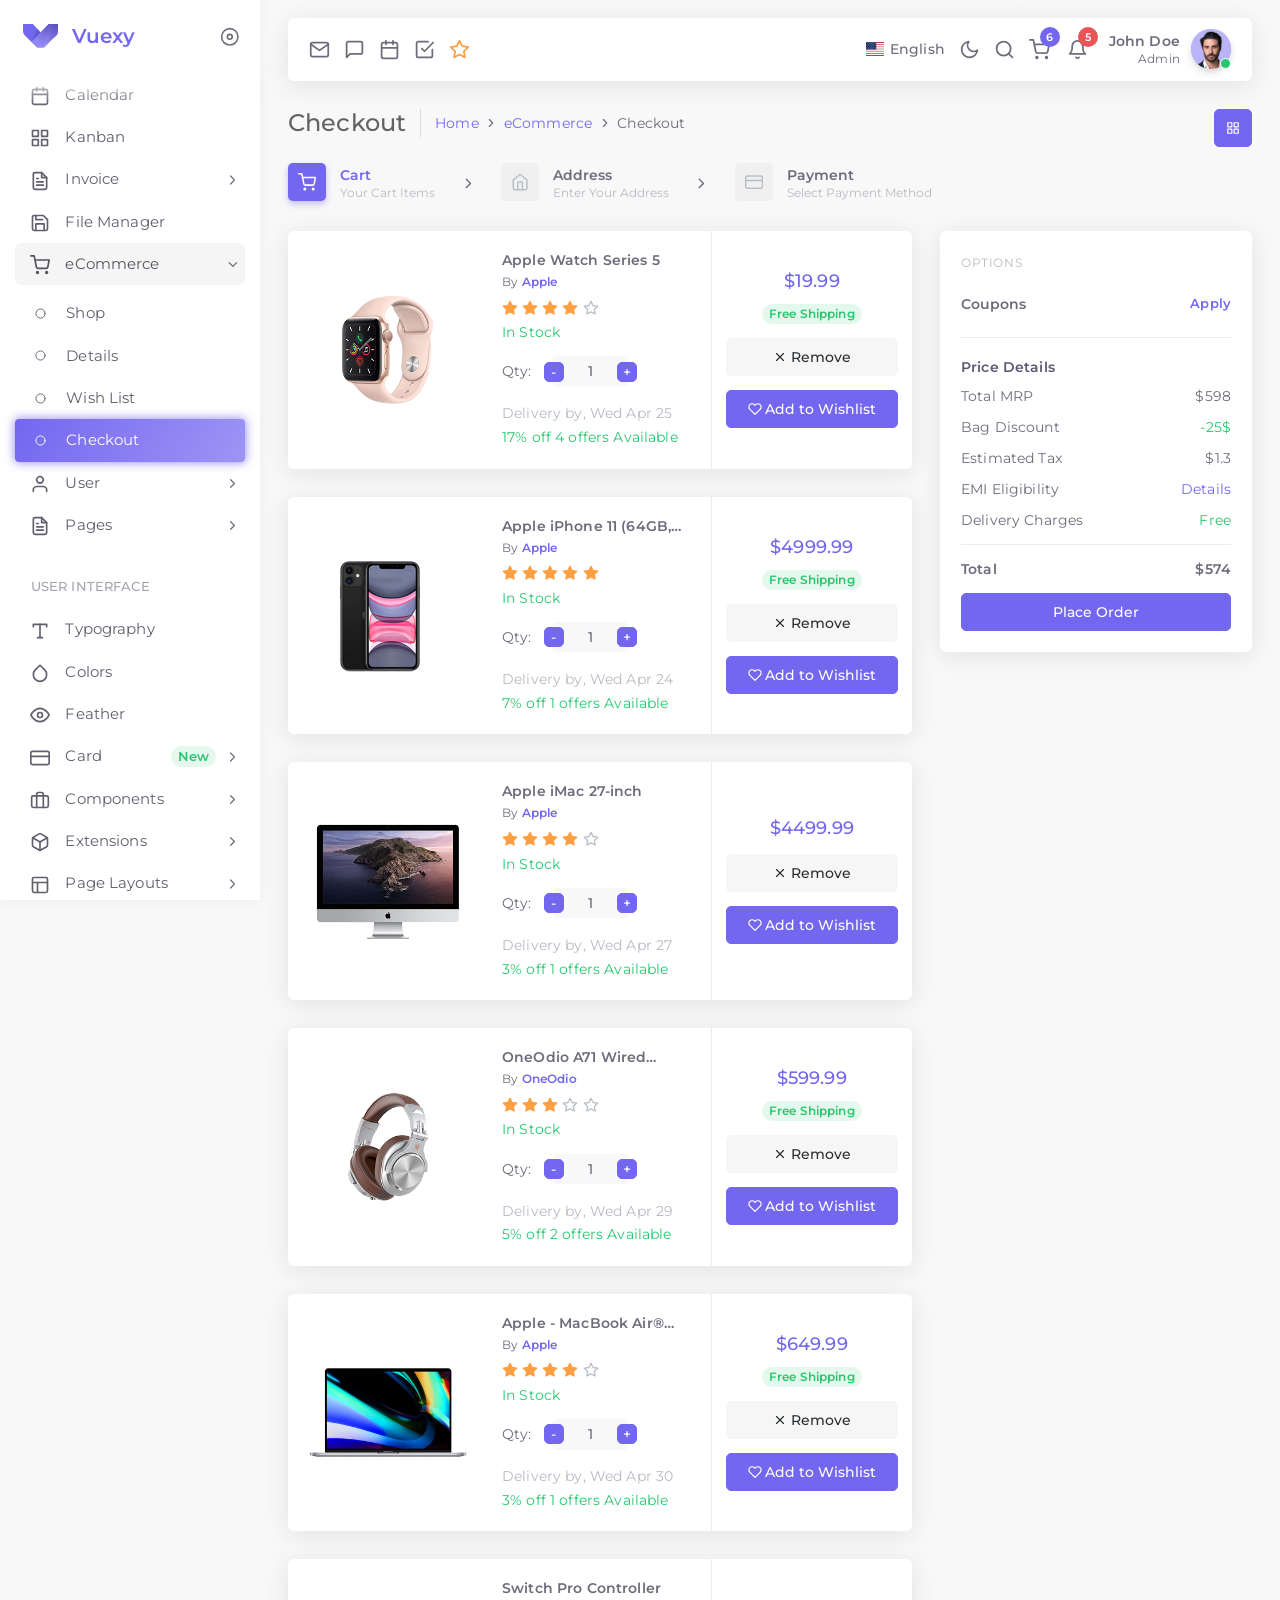
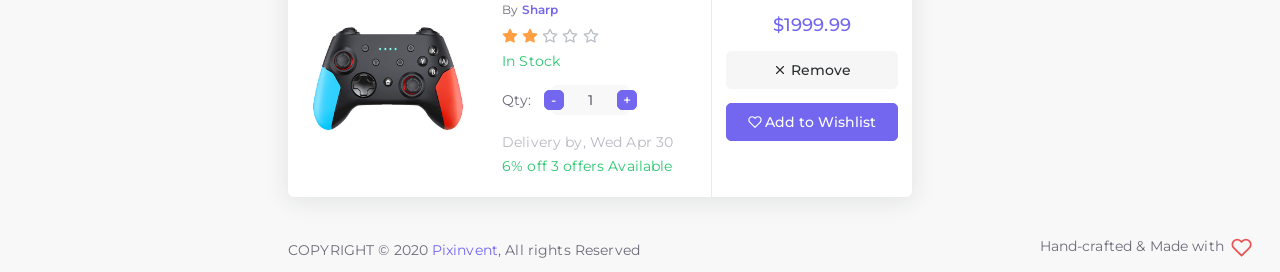
<file: admin/app-ecommerce-checkout.html>
<!DOCTYPE html>
<html class="loading" lang="en" data-textdirection="ltr">
<!-- BEGIN: Head-->

<head>
    <meta http-equiv="Content-Type" content="text/html; charset=UTF-8">
    <meta http-equiv="X-UA-Compatible" content="IE=edge">
    <meta name="viewport" content="width=device-width, initial-scale=1.0, user-scalable=0, minimal-ui">
    <meta name="description" content="Vuexy admin is super flexible, powerful, clean &amp; modern responsive bootstrap 4 admin template with unlimited possibilities.">
    <meta name="keywords" content="admin template, Vuexy admin template, dashboard template, flat admin template, responsive admin template, web app">
    <meta name="author" content="PIXINVENT">
    <title>Checkout - Vuexy - Bootstrap HTML admin template</title>
    <link rel="apple-touch-icon" href="app-assets/images/ico/apple-icon-120.png">
    <link rel="shortcut icon" type="image/x-icon" href="app-assets/images/ico/favicon.ico">
    <link href="https://fonts.googleapis.com/css2?family=Montserrat:ital,wght@0,300;0,400;0,500;0,600;1,400;1,500;1,600" rel="stylesheet">

    <!-- BEGIN: Vendor CSS-->
    <link rel="stylesheet" type="text/css" href="app-assets/vendors/css/vendors.min.css">
    <link rel="stylesheet" type="text/css" href="app-assets/vendors/css/forms/wizard/bs-stepper.min.css">
    <link rel="stylesheet" type="text/css" href="app-assets/vendors/css/forms/spinner/jquery.bootstrap-touchspin.css">
    <link rel="stylesheet" type="text/css" href="app-assets/vendors/css/extensions/toastr.min.css">
    <!-- END: Vendor CSS-->

    <!-- BEGIN: Theme CSS-->
    <link rel="stylesheet" type="text/css" href="app-assets/css/bootstrap.css">
    <link rel="stylesheet" type="text/css" href="app-assets/css/bootstrap-extended.css">
    <link rel="stylesheet" type="text/css" href="app-assets/css/colors.css">
    <link rel="stylesheet" type="text/css" href="app-assets/css/components.css">
    <link rel="stylesheet" type="text/css" href="app-assets/css/themes/dark-layout.css">
    <link rel="stylesheet" type="text/css" href="app-assets/css/themes/bordered-layout.css">
    <link rel="stylesheet" type="text/css" href="app-assets/css/themes/semi-dark-layout.css">

    <!-- BEGIN: Page CSS-->
    <link rel="stylesheet" type="text/css" href="app-assets/css/core/menu/menu-types/vertical-menu.css">
    <link rel="stylesheet" type="text/css" href="app-assets/css/pages/app-ecommerce.css">
    <link rel="stylesheet" type="text/css" href="app-assets/css/plugins/forms/pickers/form-pickadate.css">
    <link rel="stylesheet" type="text/css" href="app-assets/css/plugins/forms/form-wizard.css">
    <link rel="stylesheet" type="text/css" href="app-assets/css/plugins/extensions/ext-component-toastr.css">
    <link rel="stylesheet" type="text/css" href="app-assets/css/plugins/forms/form-number-input.css">
    <!-- END: Page CSS-->

    <!-- BEGIN: Custom CSS-->
    <link rel="stylesheet" type="text/css" href="assets/css/style.css">
    <!-- END: Custom CSS-->

</head>
<!-- END: Head-->

<!-- BEGIN: Body-->

<body class="vertical-layout vertical-menu-modern  navbar-floating footer-static  " data-open="click" data-menu="vertical-menu-modern" data-col="">

    <!-- BEGIN: Header-->
    <nav class="header-navbar navbar navbar-expand-lg align-items-center floating-nav navbar-light navbar-shadow">
        <div class="navbar-container d-flex content">
            <div class="bookmark-wrapper d-flex align-items-center">
                <ul class="nav navbar-nav d-xl-none">
                    <li class="nav-item"><a class="nav-link menu-toggle" href="javascript:void(0);"><i class="ficon" data-feather="menu"></i></a></li>
                </ul>
                <ul class="nav navbar-nav bookmark-icons">
                    <li class="nav-item d-none d-lg-block"><a class="nav-link" href="app-email.html" data-toggle="tooltip" data-placement="top" title="Email"><i class="ficon" data-feather="mail"></i></a></li>
                    <li class="nav-item d-none d-lg-block"><a class="nav-link" href="app-chat.html" data-toggle="tooltip" data-placement="top" title="Chat"><i class="ficon" data-feather="message-square"></i></a></li>
                    <li class="nav-item d-none d-lg-block"><a class="nav-link" href="app-calendar.html" data-toggle="tooltip" data-placement="top" title="Calendar"><i class="ficon" data-feather="calendar"></i></a></li>
                    <li class="nav-item d-none d-lg-block"><a class="nav-link" href="app-todo.html" data-toggle="tooltip" data-placement="top" title="Todo"><i class="ficon" data-feather="check-square"></i></a></li>
                </ul>
                <ul class="nav navbar-nav">
                    <li class="nav-item d-none d-lg-block"><a class="nav-link bookmark-star"><i class="ficon text-warning" data-feather="star"></i></a>
                        <div class="bookmark-input search-input">
                            <div class="bookmark-input-icon"><i data-feather="search"></i></div>
                            <input class="form-control input" type="text" placeholder="Bookmark" tabindex="0" data-search="search">
                            <ul class="search-list search-list-bookmark"></ul>
                        </div>
                    </li>
                </ul>
            </div>
            <ul class="nav navbar-nav align-items-center ml-auto">
                <li class="nav-item dropdown dropdown-language"><a class="nav-link dropdown-toggle" id="dropdown-flag" href="javascript:void(0);" data-toggle="dropdown" aria-haspopup="true" aria-expanded="false"><i class="flag-icon flag-icon-us"></i><span class="selected-language">English</span></a>
                    <div class="dropdown-menu dropdown-menu-right" aria-labelledby="dropdown-flag"><a class="dropdown-item" href="javascript:void(0);" data-language="en"><i class="flag-icon flag-icon-us"></i> English</a><a class="dropdown-item" href="javascript:void(0);" data-language="fr"><i class="flag-icon flag-icon-fr"></i> French</a><a class="dropdown-item" href="javascript:void(0);" data-language="de"><i class="flag-icon flag-icon-de"></i> German</a><a class="dropdown-item" href="javascript:void(0);" data-language="pt"><i class="flag-icon flag-icon-pt"></i> Portuguese</a></div>
                </li>
                <li class="nav-item d-none d-lg-block"><a class="nav-link nav-link-style"><i class="ficon" data-feather="moon"></i></a></li>
                <li class="nav-item nav-search"><a class="nav-link nav-link-search"><i class="ficon" data-feather="search"></i></a>
                    <div class="search-input">
                        <div class="search-input-icon"><i data-feather="search"></i></div>
                        <input class="form-control input" type="text" placeholder="Explore Vuexy..." tabindex="-1" data-search="search">
                        <div class="search-input-close"><i data-feather="x"></i></div>
                        <ul class="search-list search-list-main"></ul>
                    </div>
                </li>
                <li class="nav-item dropdown dropdown-cart mr-25"><a class="nav-link" href="javascript:void(0);" data-toggle="dropdown"><i class="ficon" data-feather="shopping-cart"></i><span class="badge badge-pill badge-primary badge-up cart-item-count">6</span></a>
                    <ul class="dropdown-menu dropdown-menu-media dropdown-menu-right">
                        <li class="dropdown-menu-header">
                            <div class="dropdown-header d-flex">
                                <h4 class="notification-title mb-0 mr-auto">My Cart</h4>
                                <div class="badge badge-pill badge-light-primary">4 Items</div>
                            </div>
                        </li>
                        <li class="scrollable-container media-list">
                            <div class="media align-items-center"><img class="d-block rounded mr-1" src="app-assets/images/pages/eCommerce/1.png" alt="donuts" width="62">
                                <div class="media-body"><i class="ficon cart-item-remove" data-feather="x"></i>
                                    <div class="media-heading">
                                        <h6 class="cart-item-title"><a class="text-body" href="app-ecommerce-details.html"> Apple watch 5</a></h6><small class="cart-item-by">By Apple</small>
                                    </div>
                                    <div class="cart-item-qty">
                                        <div class="input-group">
                                            <input class="touchspin-cart" type="number" value="1">
                                        </div>
                                    </div>
                                    <h5 class="cart-item-price">$374.90</h5>
                                </div>
                            </div>
                            <div class="media align-items-center"><img class="d-block rounded mr-1" src="app-assets/images/pages/eCommerce/7.png" alt="donuts" width="62">
                                <div class="media-body"><i class="ficon cart-item-remove" data-feather="x"></i>
                                    <div class="media-heading">
                                        <h6 class="cart-item-title"><a class="text-body" href="app-ecommerce-details.html"> Google Home Mini</a></h6><small class="cart-item-by">By Google</small>
                                    </div>
                                    <div class="cart-item-qty">
                                        <div class="input-group">
                                            <input class="touchspin-cart" type="number" value="3">
                                        </div>
                                    </div>
                                    <h5 class="cart-item-price">$129.40</h5>
                                </div>
                            </div>
                            <div class="media align-items-center"><img class="d-block rounded mr-1" src="app-assets/images/pages/eCommerce/2.png" alt="donuts" width="62">
                                <div class="media-body"><i class="ficon cart-item-remove" data-feather="x"></i>
                                    <div class="media-heading">
                                        <h6 class="cart-item-title"><a class="text-body" href="app-ecommerce-details.html"> iPhone 11 Pro</a></h6><small class="cart-item-by">By Apple</small>
                                    </div>
                                    <div class="cart-item-qty">
                                        <div class="input-group">
                                            <input class="touchspin-cart" type="number" value="2">
                                        </div>
                                    </div>
                                    <h5 class="cart-item-price">$699.00</h5>
                                </div>
                            </div>
                            <div class="media align-items-center"><img class="d-block rounded mr-1" src="app-assets/images/pages/eCommerce/3.png" alt="donuts" width="62">
                                <div class="media-body"><i class="ficon cart-item-remove" data-feather="x"></i>
                                    <div class="media-heading">
                                        <h6 class="cart-item-title"><a class="text-body" href="app-ecommerce-details.html"> iMac Pro</a></h6><small class="cart-item-by">By Apple</small>
                                    </div>
                                    <div class="cart-item-qty">
                                        <div class="input-group">
                                            <input class="touchspin-cart" type="number" value="1">
                                        </div>
                                    </div>
                                    <h5 class="cart-item-price">$4,999.00</h5>
                                </div>
                            </div>
                            <div class="media align-items-center"><img class="d-block rounded mr-1" src="app-assets/images/pages/eCommerce/5.png" alt="donuts" width="62">
                                <div class="media-body"><i class="ficon cart-item-remove" data-feather="x"></i>
                                    <div class="media-heading">
                                        <h6 class="cart-item-title"><a class="text-body" href="app-ecommerce-details.html"> MacBook Pro</a></h6><small class="cart-item-by">By Apple</small>
                                    </div>
                                    <div class="cart-item-qty">
                                        <div class="input-group">
                                            <input class="touchspin-cart" type="number" value="1">
                                        </div>
                                    </div>
                                    <h5 class="cart-item-price">$2,999.00</h5>
                                </div>
                            </div>
                        </li>
                        <li class="dropdown-menu-footer">
                            <div class="d-flex justify-content-between mb-1">
                                <h6 class="font-weight-bolder mb-0">Total:</h6>
                                <h6 class="text-primary font-weight-bolder mb-0">$10,999.00</h6>
                            </div><a class="btn btn-primary btn-block" href="app-ecommerce-checkout.html">Checkout</a>
                        </li>
                    </ul>
                </li>
                <li class="nav-item dropdown dropdown-notification mr-25"><a class="nav-link" href="javascript:void(0);" data-toggle="dropdown"><i class="ficon" data-feather="bell"></i><span class="badge badge-pill badge-danger badge-up">5</span></a>
                    <ul class="dropdown-menu dropdown-menu-media dropdown-menu-right">
                        <li class="dropdown-menu-header">
                            <div class="dropdown-header d-flex">
                                <h4 class="notification-title mb-0 mr-auto">Notifications</h4>
                                <div class="badge badge-pill badge-light-primary">6 New</div>
                            </div>
                        </li>
                        <li class="scrollable-container media-list"><a class="d-flex" href="javascript:void(0)">
                                <div class="media d-flex align-items-start">
                                    <div class="media-left">
                                        <div class="avatar"><img src="app-assets/images/portrait/small/avatar-s-15.jpg" alt="avatar" width="32" height="32"></div>
                                    </div>
                                    <div class="media-body">
                                        <p class="media-heading"><span class="font-weight-bolder">Congratulation Sam 🎉</span>winner!</p><small class="notification-text"> Won the monthly best seller badge.</small>
                                    </div>
                                </div>
                            </a><a class="d-flex" href="javascript:void(0)">
                                <div class="media d-flex align-items-start">
                                    <div class="media-left">
                                        <div class="avatar"><img src="app-assets/images/portrait/small/avatar-s-3.jpg" alt="avatar" width="32" height="32"></div>
                                    </div>
                                    <div class="media-body">
                                        <p class="media-heading"><span class="font-weight-bolder">New message</span>&nbsp;received</p><small class="notification-text"> You have 10 unread messages</small>
                                    </div>
                                </div>
                            </a><a class="d-flex" href="javascript:void(0)">
                                <div class="media d-flex align-items-start">
                                    <div class="media-left">
                                        <div class="avatar bg-light-danger">
                                            <div class="avatar-content">MD</div>
                                        </div>
                                    </div>
                                    <div class="media-body">
                                        <p class="media-heading"><span class="font-weight-bolder">Revised Order 👋</span>&nbsp;checkout</p><small class="notification-text"> MD Inc. order updated</small>
                                    </div>
                                </div>
                            </a>
                            <div class="media d-flex align-items-center">
                                <h6 class="font-weight-bolder mr-auto mb-0">System Notifications</h6>
                                <div class="custom-control custom-control-primary custom-switch">
                                    <input class="custom-control-input" id="systemNotification" type="checkbox" checked="">
                                    <label class="custom-control-label" for="systemNotification"></label>
                                </div>
                            </div><a class="d-flex" href="javascript:void(0)">
                                <div class="media d-flex align-items-start">
                                    <div class="media-left">
                                        <div class="avatar bg-light-danger">
                                            <div class="avatar-content"><i class="avatar-icon" data-feather="x"></i></div>
                                        </div>
                                    </div>
                                    <div class="media-body">
                                        <p class="media-heading"><span class="font-weight-bolder">Server down</span>&nbsp;registered</p><small class="notification-text"> USA Server is down due to hight CPU usage</small>
                                    </div>
                                </div>
                            </a><a class="d-flex" href="javascript:void(0)">
                                <div class="media d-flex align-items-start">
                                    <div class="media-left">
                                        <div class="avatar bg-light-success">
                                            <div class="avatar-content"><i class="avatar-icon" data-feather="check"></i></div>
                                        </div>
                                    </div>
                                    <div class="media-body">
                                        <p class="media-heading"><span class="font-weight-bolder">Sales report</span>&nbsp;generated</p><small class="notification-text"> Last month sales report generated</small>
                                    </div>
                                </div>
                            </a><a class="d-flex" href="javascript:void(0)">
                                <div class="media d-flex align-items-start">
                                    <div class="media-left">
                                        <div class="avatar bg-light-warning">
                                            <div class="avatar-content"><i class="avatar-icon" data-feather="alert-triangle"></i></div>
                                        </div>
                                    </div>
                                    <div class="media-body">
                                        <p class="media-heading"><span class="font-weight-bolder">High memory</span>&nbsp;usage</p><small class="notification-text"> BLR Server using high memory</small>
                                    </div>
                                </div>
                            </a>
                        </li>
                        <li class="dropdown-menu-footer"><a class="btn btn-primary btn-block" href="javascript:void(0)">Read all notifications</a></li>
                    </ul>
                </li>
                <li class="nav-item dropdown dropdown-user"><a class="nav-link dropdown-toggle dropdown-user-link" id="dropdown-user" href="javascript:void(0);" data-toggle="dropdown" aria-haspopup="true" aria-expanded="false">
                        <div class="user-nav d-sm-flex d-none"><span class="user-name font-weight-bolder">John Doe</span><span class="user-status">Admin</span></div><span class="avatar"><img class="round" src="app-assets/images/portrait/small/avatar-s-11.jpg" alt="avatar" height="40" width="40"><span class="avatar-status-online"></span></span>
                    </a>
                    <div class="dropdown-menu dropdown-menu-right" aria-labelledby="dropdown-user"><a class="dropdown-item" href="page-profile.html"><i class="mr-50" data-feather="user"></i> Profile</a><a class="dropdown-item" href="app-email.html"><i class="mr-50" data-feather="mail"></i> Inbox</a><a class="dropdown-item" href="app-todo.html"><i class="mr-50" data-feather="check-square"></i> Task</a><a class="dropdown-item" href="app-chat.html"><i class="mr-50" data-feather="message-square"></i> Chats</a>
                        <div class="dropdown-divider"></div><a class="dropdown-item" href="page-account-settings.html"><i class="mr-50" data-feather="settings"></i> Settings</a><a class="dropdown-item" href="page-pricing.html"><i class="mr-50" data-feather="credit-card"></i> Pricing</a><a class="dropdown-item" href="page-faq.html"><i class="mr-50" data-feather="help-circle"></i> FAQ</a><a class="dropdown-item" href="page-auth-login-v2.html"><i class="mr-50" data-feather="power"></i> Logout</a>
                    </div>
                </li>
            </ul>
        </div>
    </nav>
    <ul class="main-search-list-defaultlist d-none">
        <li class="d-flex align-items-center"><a href="javascript:void(0);">
                <h6 class="section-label mt-75 mb-0">Files</h6>
            </a></li>
        <li class="auto-suggestion"><a class="d-flex align-items-center justify-content-between w-100" href="app-file-manager.html">
                <div class="d-flex">
                    <div class="mr-75"><img src="app-assets/images/icons/xls.png" alt="png" height="32"></div>
                    <div class="search-data">
                        <p class="search-data-title mb-0">Two new item submitted</p><small class="text-muted">Marketing Manager</small>
                    </div>
                </div><small class="search-data-size mr-50 text-muted">&apos;17kb</small>
            </a></li>
        <li class="auto-suggestion"><a class="d-flex align-items-center justify-content-between w-100" href="app-file-manager.html">
                <div class="d-flex">
                    <div class="mr-75"><img src="app-assets/images/icons/jpg.png" alt="png" height="32"></div>
                    <div class="search-data">
                        <p class="search-data-title mb-0">52 JPG file Generated</p><small class="text-muted">FontEnd Developer</small>
                    </div>
                </div><small class="search-data-size mr-50 text-muted">&apos;11kb</small>
            </a></li>
        <li class="auto-suggestion"><a class="d-flex align-items-center justify-content-between w-100" href="app-file-manager.html">
                <div class="d-flex">
                    <div class="mr-75"><img src="app-assets/images/icons/pdf.png" alt="png" height="32"></div>
                    <div class="search-data">
                        <p class="search-data-title mb-0">25 PDF File Uploaded</p><small class="text-muted">Digital Marketing Manager</small>
                    </div>
                </div><small class="search-data-size mr-50 text-muted">&apos;150kb</small>
            </a></li>
        <li class="auto-suggestion"><a class="d-flex align-items-center justify-content-between w-100" href="app-file-manager.html">
                <div class="d-flex">
                    <div class="mr-75"><img src="app-assets/images/icons/doc.png" alt="png" height="32"></div>
                    <div class="search-data">
                        <p class="search-data-title mb-0">Anna_Strong.doc</p><small class="text-muted">Web Designer</small>
                    </div>
                </div><small class="search-data-size mr-50 text-muted">&apos;256kb</small>
            </a></li>
        <li class="d-flex align-items-center"><a href="javascript:void(0);">
                <h6 class="section-label mt-75 mb-0">Members</h6>
            </a></li>
        <li class="auto-suggestion"><a class="d-flex align-items-center justify-content-between py-50 w-100" href="app-user-view.html">
                <div class="d-flex align-items-center">
                    <div class="avatar mr-75"><img src="app-assets/images/portrait/small/avatar-s-8.jpg" alt="png" height="32"></div>
                    <div class="search-data">
                        <p class="search-data-title mb-0">John Doe</p><small class="text-muted">UI designer</small>
                    </div>
                </div>
            </a></li>
        <li class="auto-suggestion"><a class="d-flex align-items-center justify-content-between py-50 w-100" href="app-user-view.html">
                <div class="d-flex align-items-center">
                    <div class="avatar mr-75"><img src="app-assets/images/portrait/small/avatar-s-1.jpg" alt="png" height="32"></div>
                    <div class="search-data">
                        <p class="search-data-title mb-0">Michal Clark</p><small class="text-muted">FontEnd Developer</small>
                    </div>
                </div>
            </a></li>
        <li class="auto-suggestion"><a class="d-flex align-items-center justify-content-between py-50 w-100" href="app-user-view.html">
                <div class="d-flex align-items-center">
                    <div class="avatar mr-75"><img src="app-assets/images/portrait/small/avatar-s-14.jpg" alt="png" height="32"></div>
                    <div class="search-data">
                        <p class="search-data-title mb-0">Milena Gibson</p><small class="text-muted">Digital Marketing Manager</small>
                    </div>
                </div>
            </a></li>
        <li class="auto-suggestion"><a class="d-flex align-items-center justify-content-between py-50 w-100" href="app-user-view.html">
                <div class="d-flex align-items-center">
                    <div class="avatar mr-75"><img src="app-assets/images/portrait/small/avatar-s-6.jpg" alt="png" height="32"></div>
                    <div class="search-data">
                        <p class="search-data-title mb-0">Anna Strong</p><small class="text-muted">Web Designer</small>
                    </div>
                </div>
            </a></li>
    </ul>
    <ul class="main-search-list-defaultlist-other-list d-none">
        <li class="auto-suggestion justify-content-between"><a class="d-flex align-items-center justify-content-between w-100 py-50">
                <div class="d-flex justify-content-start"><span class="mr-75" data-feather="alert-circle"></span><span>No results found.</span></div>
            </a></li>
    </ul>
    <!-- END: Header-->


    <!-- BEGIN: Main Menu-->
    <div class="main-menu menu-fixed menu-light menu-accordion menu-shadow" data-scroll-to-active="true">
        <div class="navbar-header">
            <ul class="nav navbar-nav flex-row">
                <li class="nav-item mr-auto"><a class="navbar-brand" href="html/ltr/vertical-menu-template/index.html"><span class="brand-logo">
                            <svg viewbox="0 0 139 95" version="1.1" xmlns="http://www.w3.org/2000/svg" xmlns:xlink="http://www.w3.org/1999/xlink" height="24">
                                <defs>
                                    <lineargradient id="linearGradient-1" x1="100%" y1="10.5120544%" x2="50%" y2="89.4879456%">
                                        <stop stop-color="#000000" offset="0%"></stop>
                                        <stop stop-color="#FFFFFF" offset="100%"></stop>
                                    </lineargradient>
                                    <lineargradient id="linearGradient-2" x1="64.0437835%" y1="46.3276743%" x2="37.373316%" y2="100%">
                                        <stop stop-color="#EEEEEE" stop-opacity="0" offset="0%"></stop>
                                        <stop stop-color="#FFFFFF" offset="100%"></stop>
                                    </lineargradient>
                                </defs>
                                <g id="Page-1" stroke="none" stroke-width="1" fill="none" fill-rule="evenodd">
                                    <g id="Artboard" transform="translate(-400.000000, -178.000000)">
                                        <g id="Group" transform="translate(400.000000, 178.000000)">
                                            <path class="text-primary" id="Path" d="M-5.68434189e-14,2.84217094e-14 L39.1816085,2.84217094e-14 L69.3453773,32.2519224 L101.428699,2.84217094e-14 L138.784583,2.84217094e-14 L138.784199,29.8015838 C137.958931,37.3510206 135.784352,42.5567762 132.260463,45.4188507 C128.736573,48.2809251 112.33867,64.5239941 83.0667527,94.1480575 L56.2750821,94.1480575 L6.71554594,44.4188507 C2.46876683,39.9813776 0.345377275,35.1089553 0.345377275,29.8015838 C0.345377275,24.4942122 0.230251516,14.560351 -5.68434189e-14,2.84217094e-14 Z" style="fill:currentColor"></path>
                                            <path id="Path1" d="M69.3453773,32.2519224 L101.428699,1.42108547e-14 L138.784583,1.42108547e-14 L138.784199,29.8015838 C137.958931,37.3510206 135.784352,42.5567762 132.260463,45.4188507 C128.736573,48.2809251 112.33867,64.5239941 83.0667527,94.1480575 L56.2750821,94.1480575 L32.8435758,70.5039241 L69.3453773,32.2519224 Z" fill="url(#linearGradient-1)" opacity="0.2"></path>
                                            <polygon id="Path-2" fill="#000000" opacity="0.049999997" points="69.3922914 32.4202615 32.8435758 70.5039241 54.0490008 16.1851325"></polygon>
                                            <polygon id="Path-21" fill="#000000" opacity="0.099999994" points="69.3922914 32.4202615 32.8435758 70.5039241 58.3683556 20.7402338"></polygon>
                                            <polygon id="Path-3" fill="url(#linearGradient-2)" opacity="0.099999994" points="101.428699 0 83.0667527 94.1480575 130.378721 47.0740288"></polygon>
                                        </g>
                                    </g>
                                </g>
                            </svg></span>
                        <h2 class="brand-text">Vuexy</h2>
                    </a></li>
                <li class="nav-item nav-toggle"><a class="nav-link modern-nav-toggle pr-0" data-toggle="collapse"><i class="d-block d-xl-none text-primary toggle-icon font-medium-4" data-feather="x"></i><i class="d-none d-xl-block collapse-toggle-icon font-medium-4  text-primary" data-feather="disc" data-ticon="disc"></i></a></li>
            </ul>
        </div>
        <div class="shadow-bottom"></div>
        <div class="main-menu-content">
            <ul class="navigation navigation-main" id="main-menu-navigation" data-menu="menu-navigation">
                <li class=" nav-item"><a class="d-flex align-items-center" href="index.html"><i data-feather="home"></i><span class="menu-title text-truncate" data-i18n="Dashboards">Dashboards</span><span class="badge badge-light-warning badge-pill ml-auto mr-1">2</span></a>
                    <ul class="menu-content">
                        <li><a class="d-flex align-items-center" href="dashboard-analytics.html"><i data-feather="circle"></i><span class="menu-item text-truncate" data-i18n="Analytics">Analytics</span></a>
                        </li>
                        <li><a class="d-flex align-items-center" href="dashboard-ecommerce.html"><i data-feather="circle"></i><span class="menu-item text-truncate" data-i18n="eCommerce">eCommerce</span></a>
                        </li>
                    </ul>
                </li>
                <li class=" navigation-header"><span data-i18n="Apps &amp; Pages">Apps &amp; Pages</span><i data-feather="more-horizontal"></i>
                </li>
                <li class=" nav-item"><a class="d-flex align-items-center" href="app-email.html"><i data-feather="mail"></i><span class="menu-title text-truncate" data-i18n="Email">Email</span></a>
                </li>
                <li class=" nav-item"><a class="d-flex align-items-center" href="app-chat.html"><i data-feather="message-square"></i><span class="menu-title text-truncate" data-i18n="Chat">Chat</span></a>
                </li>
                <li class=" nav-item"><a class="d-flex align-items-center" href="app-todo.html"><i data-feather="check-square"></i><span class="menu-title text-truncate" data-i18n="Todo">Todo</span></a>
                </li>
                <li class=" nav-item"><a class="d-flex align-items-center" href="app-calendar.html"><i data-feather="calendar"></i><span class="menu-title text-truncate" data-i18n="Calendar">Calendar</span></a>
                </li>
                <li class=" nav-item"><a class="d-flex align-items-center" href="app-kanban.html"><i data-feather="grid"></i><span class="menu-title text-truncate" data-i18n="Kanban">Kanban</span></a>
                </li>
                <li class=" nav-item"><a class="d-flex align-items-center" href="#"><i data-feather="file-text"></i><span class="menu-title text-truncate" data-i18n="Invoice">Invoice</span></a>
                    <ul class="menu-content">
                        <li><a class="d-flex align-items-center" href="app-invoice-list.html"><i data-feather="circle"></i><span class="menu-item text-truncate" data-i18n="List">List</span></a>
                        </li>
                        <li><a class="d-flex align-items-center" href="app-invoice-preview.html"><i data-feather="circle"></i><span class="menu-item text-truncate" data-i18n="Preview">Preview</span></a>
                        </li>
                        <li><a class="d-flex align-items-center" href="app-invoice-edit.html"><i data-feather="circle"></i><span class="menu-item text-truncate" data-i18n="Edit">Edit</span></a>
                        </li>
                        <li><a class="d-flex align-items-center" href="app-invoice-add.html"><i data-feather="circle"></i><span class="menu-item text-truncate" data-i18n="Add">Add</span></a>
                        </li>
                    </ul>
                </li>
                <li class=" nav-item"><a class="d-flex align-items-center" href="app-file-manager.html"><i data-feather="save"></i><span class="menu-title text-truncate" data-i18n="File Manager">File Manager</span></a>
                </li>
                <li class=" nav-item"><a class="d-flex align-items-center" href="#"><i data-feather="shopping-cart"></i><span class="menu-title text-truncate" data-i18n="eCommerce">eCommerce</span></a>
                    <ul class="menu-content">
                        <li><a class="d-flex align-items-center" href="app-ecommerce-shop.html"><i data-feather="circle"></i><span class="menu-item text-truncate" data-i18n="Shop">Shop</span></a>
                        </li>
                        <li><a class="d-flex align-items-center" href="app-ecommerce-details.html"><i data-feather="circle"></i><span class="menu-item text-truncate" data-i18n="Details">Details</span></a>
                        </li>
                        <li><a class="d-flex align-items-center" href="app-ecommerce-wishlist.html"><i data-feather="circle"></i><span class="menu-item text-truncate" data-i18n="Wish List">Wish List</span></a>
                        </li>
                        <li class="active"><a class="d-flex align-items-center" href="app-ecommerce-checkout.html"><i data-feather="circle"></i><span class="menu-item text-truncate" data-i18n="Checkout">Checkout</span></a>
                        </li>
                    </ul>
                </li>
                <li class=" nav-item"><a class="d-flex align-items-center" href="#"><i data-feather="user"></i><span class="menu-title text-truncate" data-i18n="User">User</span></a>
                    <ul class="menu-content">
                        <li><a class="d-flex align-items-center" href="app-user-list.html"><i data-feather="circle"></i><span class="menu-item text-truncate" data-i18n="List">List</span></a>
                        </li>
                        <li><a class="d-flex align-items-center" href="app-user-view.html"><i data-feather="circle"></i><span class="menu-item text-truncate" data-i18n="View">View</span></a>
                        </li>
                        <li><a class="d-flex align-items-center" href="app-user-edit.html"><i data-feather="circle"></i><span class="menu-item text-truncate" data-i18n="Edit">Edit</span></a>
                        </li>
                    </ul>
                </li>
                <li class=" nav-item"><a class="d-flex align-items-center" href="#"><i data-feather="file-text"></i><span class="menu-title text-truncate" data-i18n="Pages">Pages</span></a>
                    <ul class="menu-content">
                        <li><a class="d-flex align-items-center" href="#"><i data-feather="circle"></i><span class="menu-item text-truncate" data-i18n="Authentication">Authentication</span></a>
                            <ul class="menu-content">
                                <li><a class="d-flex align-items-center" href="page-auth-login-v1.html" target="_blank"><span class="menu-item text-truncate" data-i18n="LoginV1">Login v1</span></a>
                                </li>
                                <li><a class="d-flex align-items-center" href="page-auth-login-v2.html" target="_blank"><span class="menu-item text-truncate" data-i18n="LoginV2">Login v2</span></a>
                                </li>
                                <li><a class="d-flex align-items-center" href="page-auth-register-v1.html" target="_blank"><span class="menu-item text-truncate" data-i18n="RegisterV1">Register v1</span></a>
                                </li>
                                <li><a class="d-flex align-items-center" href="page-auth-register-v2.html" target="_blank"><span class="menu-item text-truncate" data-i18n="RegisterV2">Register v2</span></a>
                                </li>
                                <li><a class="d-flex align-items-center" href="page-auth-forgot-password-v1.html" target="_blank"><span class="menu-item text-truncate" data-i18n="ForgotPasswordV1">Forgot Password v1</span></a>
                                </li>
                                <li><a class="d-flex align-items-center" href="page-auth-forgot-password-v2.html" target="_blank"><span class="menu-item text-truncate" data-i18n="ForgotPasswordV2">Forgot Password v2</span></a>
                                </li>
                                <li><a class="d-flex align-items-center" href="page-auth-reset-password-v1.html" target="_blank"><span class="menu-item text-truncate" data-i18n="ResetPasswordV1">Reset Password v1</span></a>
                                </li>
                                <li><a class="d-flex align-items-center" href="page-auth-reset-password-v2.html" target="_blank"><span class="menu-item text-truncate" data-i18n="ResetPasswordV2">Reset Password v2</span></a>
                                </li>
                            </ul>
                        </li>
                        <li><a class="d-flex align-items-center" href="page-account-settings.html"><i data-feather="circle"></i><span class="menu-item text-truncate" data-i18n="Account Settings">Account Settings</span></a>
                        </li>
                        <li><a class="d-flex align-items-center" href="page-profile.html"><i data-feather="circle"></i><span class="menu-item text-truncate" data-i18n="Profile">Profile</span></a>
                        </li>
                        <li><a class="d-flex align-items-center" href="page-faq.html"><i data-feather="circle"></i><span class="menu-item text-truncate" data-i18n="FAQ">FAQ</span></a>
                        </li>
                        <li><a class="d-flex align-items-center" href="page-knowledge-base.html"><i data-feather="circle"></i><span class="menu-item text-truncate" data-i18n="Knowledge Base">Knowledge Base</span></a>
                        </li>
                        <li><a class="d-flex align-items-center" href="page-pricing.html"><i data-feather="circle"></i><span class="menu-item text-truncate" data-i18n="Pricing">Pricing</span></a>
                        </li>
                        <li><a class="d-flex align-items-center" href="#"><i data-feather="circle"></i><span class="menu-item text-truncate" data-i18n="Blog">Blog</span></a>
                            <ul class="menu-content">
                                <li><a class="d-flex align-items-center" href="page-blog-list.html"><span class="menu-item text-truncate" data-i18n="List">List</span></a>
                                </li>
                                <li><a class="d-flex align-items-center" href="page-blog-detail.html"><span class="menu-item text-truncate" data-i18n="Detail">Detail</span></a>
                                </li>
                                <li><a class="d-flex align-items-center" href="page-blog-edit.html"><span class="menu-item text-truncate" data-i18n="Edit">Edit</span></a>
                                </li>
                            </ul>
                        </li>
                        <li><a class="d-flex align-items-center" href="#"><i data-feather="circle"></i><span class="menu-item text-truncate" data-i18n="Mail Template">Mail Template</span></a>
                            <ul class="menu-content">
                                <li><a class="d-flex align-items-center" href="https://pixinvent.com/demo/vuexy-mail-template/mail-welcome.html" target="_blank"><span class="menu-item text-truncate" data-i18n="Welcome">Welcome</span></a>
                                </li>
                                <li><a class="d-flex align-items-center" href="https://pixinvent.com/demo/vuexy-mail-template/mail-reset-password.html" target="_blank"><span class="menu-item text-truncate" data-i18n="Reset Password">Reset Password</span></a>
                                </li>
                                <li><a class="d-flex align-items-center" href="https://pixinvent.com/demo/vuexy-mail-template/mail-verify-email.html" target="_blank"><span class="menu-item text-truncate" data-i18n="Verify Email">Verify Email</span></a>
                                </li>
                                <li><a class="d-flex align-items-center" href="https://pixinvent.com/demo/vuexy-mail-template/mail-deactivate-account.html" target="_blank"><span class="menu-item text-truncate" data-i18n="Deactivate Account">Deactivate Account</span></a>
                                </li>
                                <li><a class="d-flex align-items-center" href="https://pixinvent.com/demo/vuexy-mail-template/mail-invoice.html" target="_blank"><span class="menu-item text-truncate" data-i18n="Invoice">Invoice</span></a>
                                </li>
                                <li><a class="d-flex align-items-center" href="https://pixinvent.com/demo/vuexy-mail-template/mail-promotional.html" target="_blank"><span class="menu-item text-truncate" data-i18n="Promotional">Promotional</span></a>
                                </li>
                            </ul>
                        </li>
                        <li><a class="d-flex align-items-center" href="#"><i data-feather="circle"></i><span class="menu-item text-truncate" data-i18n="Miscellaneous">Miscellaneous</span></a>
                            <ul class="menu-content">
                                <li><a class="d-flex align-items-center" href="page-misc-coming-soon.html" target="_blank"><span class="menu-item text-truncate" data-i18n="Coming Soon">Coming Soon</span></a>
                                </li>
                                <li><a class="d-flex align-items-center" href="page-misc-not-authorized.html" target="_blank"><span class="menu-item text-truncate" data-i18n="Not Authorized">Not Authorized</span></a>
                                </li>
                                <li><a class="d-flex align-items-center" href="page-misc-under-maintenance.html" target="_blank"><span class="menu-item text-truncate" data-i18n="Maintenance">Maintenance</span></a>
                                </li>
                                <li><a class="d-flex align-items-center" href="page-misc-error.html" target="_blank"><span class="menu-item text-truncate" data-i18n="Error">Error</span></a>
                                </li>
                            </ul>
                        </li>
                    </ul>
                </li>
                <li class=" navigation-header"><span data-i18n="User Interface">User Interface</span><i data-feather="more-horizontal"></i>
                </li>
                <li class=" nav-item"><a class="d-flex align-items-center" href="ui-typography.html"><i data-feather="type"></i><span class="menu-title text-truncate" data-i18n="Typography">Typography</span></a>
                </li>
                <li class=" nav-item"><a class="d-flex align-items-center" href="ui-colors.html"><i data-feather="droplet"></i><span class="menu-title text-truncate" data-i18n="Colors">Colors</span></a>
                </li>
                <li class=" nav-item"><a class="d-flex align-items-center" href="ui-feather.html"><i data-feather="eye"></i><span class="menu-title text-truncate" data-i18n="Feather">Feather</span></a>
                </li>
                <li class=" nav-item"><a class="d-flex align-items-center" href="#"><i data-feather="credit-card"></i><span class="menu-title text-truncate" data-i18n="Card">Card</span><span class="badge badge-light-success badge-pill ml-auto mr-1">New</span></a>
                    <ul class="menu-content">
                        <li><a class="d-flex align-items-center" href="card-basic.html"><i data-feather="circle"></i><span class="menu-item text-truncate" data-i18n="Basic">Basic</span></a>
                        </li>
                        <li><a class="d-flex align-items-center" href="card-advance.html"><i data-feather="circle"></i><span class="menu-item text-truncate" data-i18n="Advance">Advance</span></a>
                        </li>
                        <li><a class="d-flex align-items-center" href="card-statistics.html"><i data-feather="circle"></i><span class="menu-item text-truncate" data-i18n="Statistics">Statistics</span></a>
                        </li>
                        <li><a class="d-flex align-items-center" href="card-analytics.html"><i data-feather="circle"></i><span class="menu-item text-truncate" data-i18n="Analytics">Analytics</span></a>
                        </li>
                        <li><a class="d-flex align-items-center" href="card-actions.html"><i data-feather="circle"></i><span class="menu-item text-truncate" data-i18n="Card Actions">Card Actions</span></a>
                        </li>
                    </ul>
                </li>
                <li class=" nav-item"><a class="d-flex align-items-center" href="#"><i data-feather="briefcase"></i><span class="menu-title text-truncate" data-i18n="Components">Components</span></a>
                    <ul class="menu-content">
                        <li><a class="d-flex align-items-center" href="component-alerts.html"><i data-feather="circle"></i><span class="menu-item text-truncate" data-i18n="Alerts">Alerts</span></a>
                        </li>
                        <li><a class="d-flex align-items-center" href="component-avatar.html"><i data-feather="circle"></i><span class="menu-item text-truncate" data-i18n="Avatar">Avatar</span></a>
                        </li>
                        <li><a class="d-flex align-items-center" href="component-badges.html"><i data-feather="circle"></i><span class="menu-item text-truncate" data-i18n="Badges">Badges</span></a>
                        </li>
                        <li><a class="d-flex align-items-center" href="component-breadcrumbs.html"><i data-feather="circle"></i><span class="menu-item text-truncate" data-i18n="Breadcrumbs">Breadcrumbs</span></a>
                        </li>
                        <li><a class="d-flex align-items-center" href="component-buttons.html"><i data-feather="circle"></i><span class="menu-item text-truncate" data-i18n="Buttons">Buttons</span></a>
                        </li>
                        <li><a class="d-flex align-items-center" href="component-carousel.html"><i data-feather="circle"></i><span class="menu-item text-truncate" data-i18n="Carousel">Carousel</span></a>
                        </li>
                        <li><a class="d-flex align-items-center" href="component-collapse.html"><i data-feather="circle"></i><span class="menu-item text-truncate" data-i18n="Collapse">Collapse</span></a>
                        </li>
                        <li><a class="d-flex align-items-center" href="component-divider.html"><i data-feather="circle"></i><span class="menu-item text-truncate" data-i18n="Divider">Divider</span></a>
                        </li>
                        <li><a class="d-flex align-items-center" href="component-dropdowns.html"><i data-feather="circle"></i><span class="menu-item text-truncate" data-i18n="Dropdowns">Dropdowns</span></a>
                        </li>
                        <li><a class="d-flex align-items-center" href="component-list-group.html"><i data-feather="circle"></i><span class="menu-item text-truncate" data-i18n="List Group">List Group</span></a>
                        </li>
                        <li><a class="d-flex align-items-center" href="component-media-objects.html"><i data-feather="circle"></i><span class="menu-item">Media Objects</span></a>
                        </li>
                        <li><a class="d-flex align-items-center" href="component-modals.html"><i data-feather="circle"></i><span class="menu-item text-truncate" data-i18n="Modals">Modals</span></a>
                        </li>
                        <li><a class="d-flex align-items-center" href="component-navs-component.html"><i data-feather="circle"></i><span class="menu-item text-truncate" data-i18n="Navs Component">Navs Component</span></a>
                        </li>
                        <li><a class="d-flex align-items-center" href="component-pagination.html"><i data-feather="circle"></i><span class="menu-item text-truncate" data-i18n="Pagination">Pagination</span></a>
                        </li>
                        <li><a class="d-flex align-items-center" href="component-pill-badges.html"><i data-feather="circle"></i><span class="menu-item text-truncate" data-i18n="Pill Badges">Pill Badges</span></a>
                        </li>
                        <li><a class="d-flex align-items-center" href="component-pills-component.html"><i data-feather="circle"></i><span class="menu-item text-truncate" data-i18n="Pills Component">Pills Component</span></a>
                        </li>
                        <li><a class="d-flex align-items-center" href="component-popovers.html"><i data-feather="circle"></i><span class="menu-item text-truncate" data-i18n="Popovers">Popovers</span></a>
                        </li>
                        <li><a class="d-flex align-items-center" href="component-progress.html"><i data-feather="circle"></i><span class="menu-item text-truncate" data-i18n="Progress">Progress</span></a>
                        </li>
                        <li><a class="d-flex align-items-center" href="component-spinner.html"><i data-feather="circle"></i><span class="menu-item text-truncate" data-i18n="Spinner">Spinner</span></a>
                        </li>
                        <li><a class="d-flex align-items-center" href="component-tabs-component.html"><i data-feather="circle"></i><span class="menu-item text-truncate" data-i18n="Tabs Component">Tabs Component</span></a>
                        </li>
                        <li><a class="d-flex align-items-center" href="component-timeline.html"><i data-feather="circle"></i><span class="menu-item text-truncate" data-i18n="Timeline">Timeline</span></a>
                        </li>
                        <li><a class="d-flex align-items-center" href="component-bs-toast.html"><i data-feather="circle"></i><span class="menu-item text-truncate" data-i18n="Toasts">Toasts</span></a>
                        </li>
                        <li><a class="d-flex align-items-center" href="component-tooltips.html"><i data-feather="circle"></i><span class="menu-item text-truncate" data-i18n="Tooltips">Tooltips</span></a>
                        </li>
                    </ul>
                </li>
                <li class=" nav-item"><a class="d-flex align-items-center" href="#"><i data-feather="box"></i><span class="menu-title text-truncate" data-i18n="Extensions">Extensions</span></a>
                    <ul class="menu-content">
                        <li><a class="d-flex align-items-center" href="ext-component-sweet-alerts.html"><i data-feather="circle"></i><span class="menu-item text-truncate" data-i18n="Sweet Alert">Sweet Alert</span></a>
                        </li>
                        <li><a class="d-flex align-items-center" href="ext-component-blockui.html"><i data-feather="circle"></i><span class="menu-item text-truncate" data-i18n="Block UI">BlockUI</span></a>
                        </li>
                        <li><a class="d-flex align-items-center" href="ext-component-toastr.html"><i data-feather="circle"></i><span class="menu-item text-truncate" data-i18n="Toastr">Toastr</span></a>
                        </li>
                        <li><a class="d-flex align-items-center" href="ext-component-sliders.html"><i data-feather="circle"></i><span class="menu-item text-truncate" data-i18n="Sliders">Sliders</span></a>
                        </li>
                        <li><a class="d-flex align-items-center" href="ext-component-drag-drop.html"><i data-feather="circle"></i><span class="menu-item text-truncate" data-i18n="Drag &amp; Drop">Drag &amp; Drop</span></a>
                        </li>
                        <li><a class="d-flex align-items-center" href="ext-component-tour.html"><i data-feather="circle"></i><span class="menu-item text-truncate" data-i18n="Tour">Tour</span></a>
                        </li>
                        <li><a class="d-flex align-items-center" href="ext-component-clipboard.html"><i data-feather="circle"></i><span class="menu-item text-truncate" data-i18n="Clipboard">Clipboard</span></a>
                        </li>
                        <li><a class="d-flex align-items-center" href="ext-component-media-player.html"><i data-feather="circle"></i><span class="menu-item text-truncate" data-i18n="Media player">Media Player</span></a>
                        </li>
                        <li><a class="d-flex align-items-center" href="ext-component-context-menu.html"><i data-feather="circle"></i><span class="menu-item text-truncate" data-i18n="Context Menu">Context Menu</span></a>
                        </li>
                        <li><a class="d-flex align-items-center" href="ext-component-swiper.html"><i data-feather="circle"></i><span class="menu-item text-truncate" data-i18n="swiper">Swiper</span></a>
                        </li>
                        <li><a class="d-flex align-items-center" href="ext-component-tree.html"><i data-feather="circle"></i><span class="menu-item text-truncate" data-i18n="Tree">Tree</span></a>
                        </li>
                        <li><a class="d-flex align-items-center" href="ext-component-ratings.html"><i data-feather="circle"></i><span class="menu-item text-truncate" data-i18n="Ratings">Ratings</span></a>
                        </li>
                        <li><a class="d-flex align-items-center" href="ext-component-i18n.html"><i data-feather="circle"></i><span class="menu-item text-truncate" data-i18n="l18n">l18n</span></a>
                        </li>
                    </ul>
                </li>
                <li class=" nav-item"><a class="d-flex align-items-center" href="#"><i data-feather="layout"></i><span class="menu-title text-truncate" data-i18n="Page Layouts">Page Layouts</span></a>
                    <ul class="menu-content">
                        <li><a class="d-flex align-items-center" href="layout-collapsed-menu.html"><i data-feather="circle"></i><span class="menu-item text-truncate" data-i18n="Collapsed Menu">Collapsed Menu</span></a>
                        </li>
                        <li><a class="d-flex align-items-center" href="layout-boxed.html"><i data-feather="circle"></i><span class="menu-item text-truncate" data-i18n="Layout Boxed">Layout Boxed</span></a>
                        </li>
                        <li><a class="d-flex align-items-center" href="layout-without-menu.html"><i data-feather="circle"></i><span class="menu-item text-truncate" data-i18n="Without Menu">Without Menu</span></a>
                        </li>
                        <li><a class="d-flex align-items-center" href="layout-empty.html"><i data-feather="circle"></i><span class="menu-item text-truncate" data-i18n="Layout Empty">Layout Empty</span></a>
                        </li>
                        <li><a class="d-flex align-items-center" href="layout-blank.html"><i data-feather="circle"></i><span class="menu-item text-truncate" data-i18n="Layout Blank">Layout Blank</span></a>
                        </li>
                    </ul>
                </li>
                <li class=" navigation-header"><span data-i18n="Forms &amp; Tables">Forms &amp; Tables</span><i data-feather="more-horizontal"></i>
                </li>
                <li class=" nav-item"><a class="d-flex align-items-center" href="#"><i data-feather="copy"></i><span class="menu-title text-truncate" data-i18n="Form Elements">Form Elements</span></a>
                    <ul class="menu-content">
                        <li><a class="d-flex align-items-center" href="form-input.html"><i data-feather="circle"></i><span class="menu-item text-truncate" data-i18n="Input">Input</span></a>
                        </li>
                        <li><a class="d-flex align-items-center" href="form-input-groups.html"><i data-feather="circle"></i><span class="menu-item text-truncate" data-i18n="Input Groups">Input Groups</span></a>
                        </li>
                        <li><a class="d-flex align-items-center" href="form-input-mask.html"><i data-feather="circle"></i><span class="menu-item text-truncate" data-i18n="Input Mask">Input Mask</span></a>
                        </li>
                        <li><a class="d-flex align-items-center" href="form-textarea.html"><i data-feather="circle"></i><span class="menu-item text-truncate" data-i18n="Textarea">Textarea</span></a>
                        </li>
                        <li><a class="d-flex align-items-center" href="form-checkbox.html"><i data-feather="circle"></i><span class="menu-item text-truncate" data-i18n="Checkbox">Checkbox</span></a>
                        </li>
                        <li><a class="d-flex align-items-center" href="form-radio.html"><i data-feather="circle"></i><span class="menu-item text-truncate" data-i18n="Radio">Radio</span></a>
                        </li>
                        <li><a class="d-flex align-items-center" href="form-switch.html"><i data-feather="circle"></i><span class="menu-item text-truncate" data-i18n="Switch">Switch</span></a>
                        </li>
                        <li><a class="d-flex align-items-center" href="form-select.html"><i data-feather="circle"></i><span class="menu-item text-truncate" data-i18n="Select">Select</span></a>
                        </li>
                        <li><a class="d-flex align-items-center" href="form-number-input.html"><i data-feather="circle"></i><span class="menu-item text-truncate" data-i18n="Number Input">Number Input</span></a>
                        </li>
                        <li><a class="d-flex align-items-center" href="form-file-uploader.html"><i data-feather="circle"></i><span class="menu-item text-truncate" data-i18n="File Uploader">File Uploader</span></a>
                        </li>
                        <li><a class="d-flex align-items-center" href="form-quill-editor.html"><i data-feather="circle"></i><span class="menu-item text-truncate" data-i18n="Quill Editor">Quill Editor</span></a>
                        </li>
                        <li><a class="d-flex align-items-center" href="form-date-time-picker.html"><i data-feather="circle"></i><span class="menu-item text-truncate" data-i18n="Date &amp; Time Picker">Date &amp; Time Picker</span></a>
                        </li>
                    </ul>
                </li>
                <li class=" nav-item"><a class="d-flex align-items-center" href="form-layout.html"><i data-feather="box"></i><span class="menu-title text-truncate" data-i18n="Form Layout">Form Layout</span></a>
                </li>
                <li class=" nav-item"><a class="d-flex align-items-center" href="form-wizard.html"><i data-feather="package"></i><span class="menu-title text-truncate" data-i18n="Form Wizard">Form Wizard</span></a>
                </li>
                <li class=" nav-item"><a class="d-flex align-items-center" href="form-validation.html"><i data-feather="check-circle"></i><span class="menu-title text-truncate" data-i18n="Form Validation">Form Validation</span></a>
                </li>
                <li class=" nav-item"><a class="d-flex align-items-center" href="form-repeater.html"><i data-feather="rotate-cw"></i><span class="menu-title text-truncate" data-i18n="Form Repeater">Form Repeater</span></a>
                </li>
                <li class=" nav-item"><a class="d-flex align-items-center" href="table-bootstrap.html"><i data-feather="server"></i><span class="menu-title text-truncate" data-i18n="Table">Table</span></a>
                </li>
                <li class=" nav-item"><a class="d-flex align-items-center" href="#"><i data-feather="grid"></i><span class="menu-title text-truncate" data-i18n="Datatable">Datatable</span></a>
                    <ul class="menu-content">
                        <li><a class="d-flex align-items-center" href="table-datatable-basic.html"><i data-feather="circle"></i><span class="menu-item text-truncate" data-i18n="Basic">Basic</span></a>
                        </li>
                        <li><a class="d-flex align-items-center" href="table-datatable-advanced.html"><i data-feather="circle"></i><span class="menu-item text-truncate" data-i18n="Advanced">Advanced</span></a>
                        </li>
                    </ul>
                </li>
                <li class=" nav-item"><a class="d-flex align-items-center" href="table-ag-grid.html"><i data-feather="grid"></i><span class="menu-title text-truncate" data-i18n="ag-grid">agGrid Table</span></a>
                </li>
                <li class=" navigation-header"><span data-i18n="Charts &amp; Maps">Charts &amp; Maps</span><i data-feather="more-horizontal"></i>
                </li>
                <li class=" nav-item"><a class="d-flex align-items-center" href="#"><i data-feather="pie-chart"></i><span class="menu-title text-truncate" data-i18n="Charts">Charts</span><span class="badge badge-light-danger badge-pill ml-auto mr-2">2</span></a>
                    <ul class="menu-content">
                        <li><a class="d-flex align-items-center" href="chart-apex.html"><i data-feather="circle"></i><span class="menu-item text-truncate" data-i18n="Apex">Apex</span></a>
                        </li>
                        <li><a class="d-flex align-items-center" href="chart-chartjs.html"><i data-feather="circle"></i><span class="menu-item text-truncate" data-i18n="Chartjs">Chartjs</span></a>
                        </li>
                    </ul>
                </li>
                <li class=" nav-item"><a class="d-flex align-items-center" href="maps-leaflet.html"><i data-feather="map"></i><span class="menu-title text-truncate" data-i18n="Leaflet Maps">Leaflet Maps</span></a>
                </li>
                <li class=" navigation-header"><span data-i18n="Misc">Misc</span><i data-feather="more-horizontal"></i>
                </li>
                <li class=" nav-item"><a class="d-flex align-items-center" href="#"><i data-feather="menu"></i><span class="menu-title text-truncate" data-i18n="Menu Levels">Menu Levels</span></a>
                    <ul class="menu-content">
                        <li><a class="d-flex align-items-center" href="#"><i data-feather="circle"></i><span class="menu-item text-truncate" data-i18n="Second Level">Second Level 2.1</span></a>
                        </li>
                        <li><a class="d-flex align-items-center" href="#"><i data-feather="circle"></i><span class="menu-item text-truncate" data-i18n="Second Level">Second Level 2.2</span></a>
                            <ul class="menu-content">
                                <li><a class="d-flex align-items-center" href="#"><span class="menu-item text-truncate" data-i18n="Third Level">Third Level 3.1</span></a>
                                </li>
                                <li><a class="d-flex align-items-center" href="#"><span class="menu-item text-truncate" data-i18n="Third Level">Third Level 3.2</span></a>
                                </li>
                            </ul>
                        </li>
                    </ul>
                </li>
                <li class="disabled nav-item"><a class="d-flex align-items-center" href="#"><i data-feather="eye-off"></i><span class="menu-title text-truncate" data-i18n="Disabled Menu">Disabled Menu</span></a>
                </li>
                <li class=" nav-item"><a class="d-flex align-items-center" href="https://pixinvent.com/demo/vuexy-html-bootstrap-admin-template/documentation"><i data-feather="folder"></i><span class="menu-title text-truncate" data-i18n="Documentation">Documentation</span></a>
                </li>
                <li class=" nav-item"><a class="d-flex align-items-center" href="https://pixinvent.ticksy.com/"><i data-feather="life-buoy"></i><span class="menu-title text-truncate" data-i18n="Raise Support">Raise Support</span></a>
                </li>
            </ul>
        </div>
    </div>
    <!-- END: Main Menu-->

    <!-- BEGIN: Content-->
    <div class="app-content content ecommerce-application">
        <div class="content-overlay"></div>
        <div class="header-navbar-shadow"></div>
        <div class="content-wrapper">
            <div class="content-header row">
                <div class="content-header-left col-md-9 col-12 mb-2">
                    <div class="row breadcrumbs-top">
                        <div class="col-12">
                            <h2 class="content-header-title float-left mb-0">Checkout</h2>
                            <div class="breadcrumb-wrapper">
                                <ol class="breadcrumb">
                                    <li class="breadcrumb-item"><a href="index.html">Home</a>
                                    </li>
                                    <li class="breadcrumb-item"><a href="#">eCommerce</a>
                                    </li>
                                    <li class="breadcrumb-item active">Checkout
                                    </li>
                                </ol>
                            </div>
                        </div>
                    </div>
                </div>
                <div class="content-header-right text-md-right col-md-3 col-12 d-md-block d-none">
                    <div class="form-group breadcrumb-right">
                        <div class="dropdown">
                            <button class="btn-icon btn btn-primary btn-round btn-sm dropdown-toggle" type="button" data-toggle="dropdown" aria-haspopup="true" aria-expanded="false"><i data-feather="grid"></i></button>
                            <div class="dropdown-menu dropdown-menu-right"><a class="dropdown-item" href="app-todo.html"><i class="mr-1" data-feather="check-square"></i><span class="align-middle">Todo</span></a><a class="dropdown-item" href="app-chat.html"><i class="mr-1" data-feather="message-square"></i><span class="align-middle">Chat</span></a><a class="dropdown-item" href="app-email.html"><i class="mr-1" data-feather="mail"></i><span class="align-middle">Email</span></a><a class="dropdown-item" href="app-calendar.html"><i class="mr-1" data-feather="calendar"></i><span class="align-middle">Calendar</span></a></div>
                        </div>
                    </div>
                </div>
            </div>
            <div class="content-body">
                <div class="bs-stepper checkout-tab-steps">
                    <!-- Wizard starts -->
                    <div class="bs-stepper-header">
                        <div class="step" data-target="#step-cart">
                            <button type="button" class="step-trigger">
                                <span class="bs-stepper-box">
                                    <i data-feather="shopping-cart" class="font-medium-3"></i>
                                </span>
                                <span class="bs-stepper-label">
                                    <span class="bs-stepper-title">Cart</span>
                                    <span class="bs-stepper-subtitle">Your Cart Items</span>
                                </span>
                            </button>
                        </div>
                        <div class="line">
                            <i data-feather="chevron-right" class="font-medium-2"></i>
                        </div>
                        <div class="step" data-target="#step-address">
                            <button type="button" class="step-trigger">
                                <span class="bs-stepper-box">
                                    <i data-feather="home" class="font-medium-3"></i>
                                </span>
                                <span class="bs-stepper-label">
                                    <span class="bs-stepper-title">Address</span>
                                    <span class="bs-stepper-subtitle">Enter Your Address</span>
                                </span>
                            </button>
                        </div>
                        <div class="line">
                            <i data-feather="chevron-right" class="font-medium-2"></i>
                        </div>
                        <div class="step" data-target="#step-payment">
                            <button type="button" class="step-trigger">
                                <span class="bs-stepper-box">
                                    <i data-feather="credit-card" class="font-medium-3"></i>
                                </span>
                                <span class="bs-stepper-label">
                                    <span class="bs-stepper-title">Payment</span>
                                    <span class="bs-stepper-subtitle">Select Payment Method</span>
                                </span>
                            </button>
                        </div>
                    </div>
                    <!-- Wizard ends -->

                    <div class="bs-stepper-content">
                        <!-- Checkout Place order starts -->
                        <div id="step-cart" class="content">
                            <div id="place-order" class="list-view product-checkout">
                                <!-- Checkout Place Order Left starts -->
                                <div class="checkout-items">
                                    <div class="card ecommerce-card">
                                        <div class="item-img">
                                            <a href="app-ecommerce-details.html">
                                                <img src="app-assets/images/pages/eCommerce/1.png" alt="img-placeholder" />
                                            </a>
                                        </div>
                                        <div class="card-body">
                                            <div class="item-name">
                                                <h6 class="mb-0"><a href="app-ecommerce-details.html" class="text-body">Apple Watch Series 5</a></h6>
                                                <span class="item-company">By <a href="javascript:void(0)" class="company-name">Apple</a></span>
                                                <div class="item-rating">
                                                    <ul class="unstyled-list list-inline">
                                                        <li class="ratings-list-item"><i data-feather="star" class="filled-star"></i></li>
                                                        <li class="ratings-list-item"><i data-feather="star" class="filled-star"></i></li>
                                                        <li class="ratings-list-item"><i data-feather="star" class="filled-star"></i></li>
                                                        <li class="ratings-list-item"><i data-feather="star" class="filled-star"></i></li>
                                                        <li class="ratings-list-item"><i data-feather="star" class="unfilled-star"></i></li>
                                                    </ul>
                                                </div>
                                            </div>
                                            <span class="text-success mb-1">In Stock</span>
                                            <div class="item-quantity">
                                                <span class="quantity-title">Qty:</span>
                                                <div class="input-group quantity-counter-wrapper">
                                                    <input type="text" class="quantity-counter" value="1" />
                                                </div>
                                            </div>
                                            <span class="delivery-date text-muted">Delivery by, Wed Apr 25</span>
                                            <span class="text-success">17% off 4 offers Available</span>
                                        </div>
                                        <div class="item-options text-center">
                                            <div class="item-wrapper">
                                                <div class="item-cost">
                                                    <h4 class="item-price">$19.99</h4>
                                                    <p class="card-text shipping">
                                                        <span class="badge badge-pill badge-light-success">Free Shipping</span>
                                                    </p>
                                                </div>
                                            </div>
                                            <button type="button" class="btn btn-light mt-1 remove-wishlist">
                                                <i data-feather="x" class="align-middle mr-25"></i>
                                                <span>Remove</span>
                                            </button>
                                            <button type="button" class="btn btn-primary btn-cart move-cart">
                                                <i data-feather="heart" class="align-middle mr-25"></i>
                                                <span class="text-truncate">Add to Wishlist</span>
                                            </button>
                                        </div>
                                    </div>
                                    <div class="card ecommerce-card">
                                        <div class="item-img">
                                            <a href="app-ecommerce-details.html">
                                                <img src="app-assets/images/pages/eCommerce/2.png" alt="img-placeholder" />
                                            </a>
                                        </div>
                                        <div class="card-body">
                                            <div class="item-name">
                                                <h6 class="mb-0">
                                                    <a href="app-ecommerce-details.html" class="text-body">Apple iPhone 11 (64GB, Black)</a>
                                                </h6>
                                                <span class="item-company">By <a href="javascript:void(0)" class="company-name">Apple</a></span>
                                                <div class="item-rating">
                                                    <ul class="unstyled-list list-inline">
                                                        <li class="ratings-list-item"><i data-feather="star" class="filled-star"></i></li>
                                                        <li class="ratings-list-item"><i data-feather="star" class="filled-star"></i></li>
                                                        <li class="ratings-list-item"><i data-feather="star" class="filled-star"></i></li>
                                                        <li class="ratings-list-item"><i data-feather="star" class="filled-star"></i></li>
                                                        <li class="ratings-list-item"><i data-feather="star" class="filled-star"></i></li>
                                                    </ul>
                                                </div>
                                            </div>
                                            <span class="text-success mb-1">In Stock</span>
                                            <div class="item-quantity">
                                                <span class="quantity-title">Qty:</span>
                                                <div class="input-group quantity-counter-wrapper">
                                                    <input type="text" class="quantity-counter" value="1" />
                                                </div>
                                            </div>
                                            <span class="delivery-date text-muted">Delivery by, Wed Apr 24</span>
                                            <span class="text-success">7% off 1 offers Available</span>
                                        </div>
                                        <div class="item-options text-center">
                                            <div class="item-wrapper">
                                                <div class="item-cost">
                                                    <h4 class="item-price">$4999.99</h4>
                                                    <p class="card-text shipping">
                                                        <span class="badge badge-pill badge-light-success">Free Shipping</span>
                                                    </p>
                                                </div>
                                            </div>
                                            <button type="button" class="btn btn-light mt-1 remove-wishlist">
                                                <i data-feather="x" class="align-middle mr-25"></i>
                                                <span>Remove</span>
                                            </button>
                                            <button type="button" class="btn btn-primary btn-cart move-cart">
                                                <i data-feather="heart" class="align-middle mr-25"></i>
                                                <span class="text-truncate">Add to Wishlist</span>
                                            </button>
                                        </div>
                                    </div>
                                    <div class="card ecommerce-card">
                                        <div class="item-img">
                                            <a href="app-ecommerce-details.html">
                                                <img src="app-assets/images/pages/eCommerce/3.png" alt="img-placeholder" />
                                            </a>
                                        </div>
                                        <div class="card-body">
                                            <div class="item-name">
                                                <h6 class="mb-0"><a href="app-ecommerce-details.html" class="text-body">Apple iMac 27-inch</a></h6>
                                                <span class="item-company">By <a href="javascript:void(0)" class="company-name">Apple</a></span>
                                                <div class="item-rating">
                                                    <ul class="unstyled-list list-inline">
                                                        <li class="ratings-list-item"><i data-feather="star" class="filled-star"></i></li>
                                                        <li class="ratings-list-item"><i data-feather="star" class="filled-star"></i></li>
                                                        <li class="ratings-list-item"><i data-feather="star" class="filled-star"></i></li>
                                                        <li class="ratings-list-item"><i data-feather="star" class="filled-star"></i></li>
                                                        <li class="ratings-list-item"><i data-feather="star" class="unfilled-star"></i></li>
                                                    </ul>
                                                </div>
                                            </div>
                                            <span class="text-success mb-1">In Stock</span>
                                            <div class="item-quantity">
                                                <span class="quantity-title">Qty:</span>
                                                <div class="input-group quantity-counter-wrapper">
                                                    <input type="text" class="quantity-counter" value="1" />
                                                </div>
                                            </div>
                                            <span class="delivery-date text-muted">Delivery by, Wed Apr 27</span>
                                            <span class="text-success">3% off 1 offers Available</span>
                                        </div>
                                        <div class="item-options text-center">
                                            <div class="item-wrapper">
                                                <div class="item-cost">
                                                    <h4 class="item-price">$4499.99</h4>
                                                </div>
                                            </div>
                                            <button type="button" class="btn btn-light mt-1 remove-wishlist">
                                                <i data-feather="x" class="align-middle mr-25"></i>
                                                <span>Remove</span>
                                            </button>
                                            <button type="button" class="btn btn-primary btn-cart move-cart">
                                                <i data-feather="heart" class="align-middle mr-25"></i>
                                                <span class="text-truncate">Add to Wishlist</span>
                                            </button>
                                        </div>
                                    </div>
                                    <div class="card ecommerce-card">
                                        <div class="item-img">
                                            <a href="app-ecommerce-details.html">
                                                <img src="app-assets/images/pages/eCommerce/4.png" alt="img-placeholder" />
                                            </a>
                                        </div>
                                        <div class="card-body">
                                            <div class="item-name">
                                                <h6 class="mb-0">
                                                    <a href="app-ecommerce-details.html" class="text-body">OneOdio A71 Wired Headphones</a>
                                                </h6>
                                                <span class="item-company">By <a href="javascript:void(0)" class="company-name">OneOdio</a></span>
                                                <div class="item-rating">
                                                    <ul class="unstyled-list list-inline">
                                                        <li class="ratings-list-item"><i data-feather="star" class="filled-star"></i></li>
                                                        <li class="ratings-list-item"><i data-feather="star" class="filled-star"></i></li>
                                                        <li class="ratings-list-item"><i data-feather="star" class="filled-star"></i></li>
                                                        <li class="ratings-list-item"><i data-feather="star" class="unfilled-star"></i></li>
                                                        <li class="ratings-list-item"><i data-feather="star" class="unfilled-star"></i></li>
                                                    </ul>
                                                </div>
                                            </div>
                                            <span class="text-success mb-1">In Stock</span>
                                            <div class="item-quantity">
                                                <span class="quantity-title">Qty:</span>
                                                <div class="input-group quantity-counter-wrapper">
                                                    <input type="text" class="quantity-counter" value="1" />
                                                </div>
                                            </div>
                                            <span class="delivery-date text-muted">Delivery by, Wed Apr 29</span>
                                            <span class="text-success">5% off 2 offers Available</span>
                                        </div>
                                        <div class="item-options text-center">
                                            <div class="item-wrapper">
                                                <div class="item-cost">
                                                    <h4 class="item-price">$599.99</h4>
                                                    <p class="card-text shipping">
                                                        <span class="badge badge-pill badge-light-success">Free Shipping</span>
                                                    </p>
                                                </div>
                                            </div>
                                            <button type="button" class="btn btn-light mt-1 remove-wishlist">
                                                <i data-feather="x" class="align-middle mr-25"></i>
                                                <span>Remove</span>
                                            </button>
                                            <button type="button" class="btn btn-primary btn-cart move-cart">
                                                <i data-feather="heart" class="align-middle mr-25"></i>
                                                <span class="text-truncate">Add to Wishlist</span>
                                            </button>
                                        </div>
                                    </div>
                                    <div class="card ecommerce-card">
                                        <div class="item-img">
                                            <a href="app-ecommerce-details.html">
                                                <img src="app-assets/images/pages/eCommerce/5.png" alt="img-placeholder" />
                                            </a>
                                        </div>
                                        <div class="card-body">
                                            <div class="item-name">
                                                <h6 class="mb-0">
                                                    <a href="app-ecommerce-details.html" class="text-body">Apple - MacBook Air® (Latest Model) - 13.3" Display - Silver</a>
                                                </h6>
                                                <span class="item-company">By <a href="javascript:void(0)" class="company-name">Apple</a></span>
                                                <div class="item-rating">
                                                    <ul class="unstyled-list list-inline">
                                                        <li class="ratings-list-item"><i data-feather="star" class="filled-star"></i></li>
                                                        <li class="ratings-list-item"><i data-feather="star" class="filled-star"></i></li>
                                                        <li class="ratings-list-item"><i data-feather="star" class="filled-star"></i></li>
                                                        <li class="ratings-list-item"><i data-feather="star" class="filled-star"></i></li>
                                                        <li class="ratings-list-item"><i data-feather="star" class="unfilled-star"></i></li>
                                                    </ul>
                                                </div>
                                            </div>
                                            <span class="text-success mb-1">In Stock</span>
                                            <div class="item-quantity">
                                                <span class="quantity-title">Qty:</span>
                                                <div class="input-group quantity-counter-wrapper">
                                                    <input type="text" class="quantity-counter" value="1" />
                                                </div>
                                            </div>
                                            <span class="delivery-date text-muted">Delivery by, Wed Apr 30</span>
                                            <span class="text-success">3% off 1 offers Available</span>
                                        </div>
                                        <div class="item-options text-center">
                                            <div class="item-wrapper">
                                                <div class="item-cost">
                                                    <h4 class="item-price">$649.99</h4>
                                                    <p class="card-text shipping">
                                                        <span class="badge badge-pill badge-light-success">Free Shipping</span>
                                                    </p>
                                                </div>
                                            </div>
                                            <button type="button" class="btn btn-light mt-1 remove-wishlist">
                                                <i data-feather="x" class="align-middle mr-25"></i>
                                                <span>Remove</span>
                                            </button>
                                            <button type="button" class="btn btn-primary btn-cart move-cart">
                                                <i data-feather="heart" class="align-middle mr-25"></i>
                                                <span class="text-truncate">Add to Wishlist</span>
                                            </button>
                                        </div>
                                    </div>
                                    <div class="card ecommerce-card">
                                        <div class="item-img">
                                            <a href="app-ecommerce-details.html">
                                                <img src="app-assets/images/pages/eCommerce/6.png" alt="img-placeholder" />
                                            </a>
                                        </div>
                                        <div class="card-body">
                                            <div class="item-name">
                                                <h6 class="mb-0">
                                                    <a href="app-ecommerce-details.html" class="text-body">Switch Pro Controller </a>
                                                </h6>
                                                <span class="item-company">By <a href="javascript:void(0)" class="company-name">Sharp</a></span>
                                                <div class="item-rating">
                                                    <ul class="unstyled-list list-inline">
                                                        <li class="ratings-list-item"><i data-feather="star" class="filled-star"></i></li>
                                                        <li class="ratings-list-item"><i data-feather="star" class="filled-star"></i></li>
                                                        <li class="ratings-list-item"><i data-feather="star" class="unfilled-star"></i></li>
                                                        <li class="ratings-list-item"><i data-feather="star" class="unfilled-star"></i></li>
                                                        <li class="ratings-list-item"><i data-feather="star" class="unfilled-star"></i></li>
                                                    </ul>
                                                </div>
                                            </div>
                                            <span class="text-success mb-1">In Stock</span>
                                            <div class="item-quantity">
                                                <span class="quantity-title">Qty:</span>
                                                <div class="input-group quantity-counter-wrapper">
                                                    <input type="text" class="quantity-counter" value="1" />
                                                </div>
                                            </div>
                                            <span class="delivery-date text-muted">Delivery by, Wed Apr 30</span>
                                            <span class="text-success">6% off 3 offers Available</span>
                                        </div>
                                        <div class="item-options text-center">
                                            <div class="item-wrapper">
                                                <div class="item-cost">
                                                    <h4 class="item-price">$1999.99</h4>
                                                </div>
                                            </div>
                                            <button type="button" class="btn btn-light mt-1 remove-wishlist">
                                                <i data-feather="x" class="align-middle mr-25"></i>
                                                <span>Remove</span>
                                            </button>
                                            <button type="button" class="btn btn-primary btn-cart move-cart">
                                                <i data-feather="heart" class="align-middle mr-25"></i>
                                                <span class="text-truncate">Add to Wishlist</span>
                                            </button>
                                        </div>
                                    </div>
                                </div>
                                <!-- Checkout Place Order Left ends -->

                                <!-- Checkout Place Order Right starts -->
                                <div class="checkout-options">
                                    <div class="card">
                                        <div class="card-body">
                                            <label class="section-label mb-1">Options</label>
                                            <div class="coupons input-group input-group-merge">
                                                <input type="text" class="form-control" placeholder="Coupons" aria-label="Coupons" aria-describedby="input-coupons" />
                                                <div class="input-group-append">
                                                    <span class="input-group-text text-primary" id="input-coupons">Apply</span>
                                                </div>
                                            </div>
                                            <hr />
                                            <div class="price-details">
                                                <h6 class="price-title">Price Details</h6>
                                                <ul class="list-unstyled">
                                                    <li class="price-detail">
                                                        <div class="detail-title">Total MRP</div>
                                                        <div class="detail-amt">$598</div>
                                                    </li>
                                                    <li class="price-detail">
                                                        <div class="detail-title">Bag Discount</div>
                                                        <div class="detail-amt discount-amt text-success">-25$</div>
                                                    </li>
                                                    <li class="price-detail">
                                                        <div class="detail-title">Estimated Tax</div>
                                                        <div class="detail-amt">$1.3</div>
                                                    </li>
                                                    <li class="price-detail">
                                                        <div class="detail-title">EMI Eligibility</div>
                                                        <a href="javascript:void(0)" class="detail-amt text-primary">Details</a>
                                                    </li>
                                                    <li class="price-detail">
                                                        <div class="detail-title">Delivery Charges</div>
                                                        <div class="detail-amt discount-amt text-success">Free</div>
                                                    </li>
                                                </ul>
                                                <hr />
                                                <ul class="list-unstyled">
                                                    <li class="price-detail">
                                                        <div class="detail-title detail-total">Total</div>
                                                        <div class="detail-amt font-weight-bolder">$574</div>
                                                    </li>
                                                </ul>
                                                <button type="button" class="btn btn-primary btn-block btn-next place-order">Place Order</button>
                                            </div>
                                        </div>
                                    </div>
                                    <!-- Checkout Place Order Right ends -->
                                </div>
                            </div>
                            <!-- Checkout Place order Ends -->
                        </div>
                        <!-- Checkout Customer Address Starts -->
                        <div id="step-address" class="content">
                            <form id="checkout-address" class="list-view product-checkout">
                                <!-- Checkout Customer Address Left starts -->
                                <div class="card">
                                    <div class="card-header flex-column align-items-start">
                                        <h4 class="card-title">Add New Address</h4>
                                        <p class="card-text text-muted mt-25">Be sure to check "Deliver to this address" when you have finished</p>
                                    </div>
                                    <div class="card-body">
                                        <div class="row">
                                            <div class="col-md-6 col-sm-12">
                                                <div class="form-group mb-2">
                                                    <label for="checkout-name">Full Name:</label>
                                                    <input type="text" id="checkout-name" class="form-control" name="fname" placeholder="John Doe" />
                                                </div>
                                            </div>
                                            <div class="col-md-6 col-sm-12">
                                                <div class="form-group mb-2">
                                                    <label for="checkout-number">Mobile Number:</label>
                                                    <input type="number" id="checkout-number" class="form-control" name="mnumber" placeholder="0123456789" />
                                                </div>
                                            </div>
                                            <div class="col-md-6 col-sm-12">
                                                <div class="form-group mb-2">
                                                    <label for="checkout-apt-number">Flat, House No:</label>
                                                    <input type="number" id="checkout-apt-number" class="form-control" name="apt-number" placeholder="9447 Glen Eagles Drive" />
                                                </div>
                                            </div>
                                            <div class="col-md-6 col-sm-12">
                                                <div class="form-group mb-2">
                                                    <label for="checkout-landmark">Landmark e.g. near apollo hospital:</label>
                                                    <input type="text" id="checkout-landmark" class="form-control" name="landmark" placeholder="Near Apollo Hospital" />
                                                </div>
                                            </div>
                                            <div class="col-md-6 col-sm-12">
                                                <div class="form-group mb-2">
                                                    <label for="checkout-city">Town/City:</label>
                                                    <input type="text" id="checkout-city" class="form-control" name="city" placeholder="Tokyo" />
                                                </div>
                                            </div>
                                            <div class="col-md-6 col-sm-12">
                                                <div class="form-group mb-2">
                                                    <label for="checkout-pincode">Pincode:</label>
                                                    <input type="number" id="checkout-pincode" class="form-control" name="pincode" placeholder="201301" />
                                                </div>
                                            </div>
                                            <div class="col-md-6 col-sm-12">
                                                <div class="form-group mb-2">
                                                    <label for="checkout-state">State:</label>
                                                    <input type="text" id="checkout-state" class="form-control" name="state" placeholder="California" />
                                                </div>
                                            </div>
                                            <div class="col-md-6 col-sm-12">
                                                <div class="form-group mb-2">
                                                    <label for="add-type">Address Type:</label>
                                                    <select class="form-control" id="add-type">
                                                        <option>Home</option>
                                                        <option>Work</option>
                                                    </select>
                                                </div>
                                            </div>
                                            <div class="col-12">
                                                <button type="button" class="btn btn-primary btn-next delivery-address">Save And Deliver Here</button>
                                            </div>
                                        </div>
                                    </div>
                                </div>
                                <!-- Checkout Customer Address Left ends -->

                                <!-- Checkout Customer Address Right starts -->
                                <div class="customer-card">
                                    <div class="card">
                                        <div class="card-header">
                                            <h4 class="card-title">John Doe</h4>
                                        </div>
                                        <div class="card-body actions">
                                            <p class="card-text mb-0">9447 Glen Eagles Drive</p>
                                            <p class="card-text">Lewis Center, OH 43035</p>
                                            <p class="card-text">UTC-5: Eastern Standard Time (EST)</p>
                                            <p class="card-text">202-555-0140</p>
                                            <button type="button" class="btn btn-primary btn-block btn-next delivery-address mt-2">
                                                Deliver To This Address
                                            </button>
                                        </div>
                                    </div>
                                </div>
                                <!-- Checkout Customer Address Right ends -->
                            </form>
                        </div>
                        <!-- Checkout Customer Address Ends -->

                        <!-- Checkout Payment Starts -->
                        <div id="step-payment" class="content">
                            <form id="checkout-payment" class="list-view product-checkout" onsubmit="return false;">
                                <div class="payment-type">
                                    <div class="card">
                                        <div class="card-header flex-column align-items-start">
                                            <h4 class="card-title">Payment options</h4>
                                            <p class="card-text text-muted mt-25">Be sure to click on correct payment option</p>
                                        </div>
                                        <div class="card-body">
                                            <h6 class="card-holder-name my-75">John Doe</h6>
                                            <div class="custom-control custom-radio">
                                                <input type="radio" id="customColorRadio1" name="paymentOptions" class="custom-control-input" checked />
                                                <label class="custom-control-label" for="customColorRadio1">
                                                    US Unlocked Debit Card 12XX XXXX XXXX 0000
                                                </label>
                                            </div>
                                            <div class="customer-cvv mt-1">
                                                <div class="form-inline">
                                                    <label class="mb-50" for="card-holder-cvv">Enter CVV:</label>
                                                    <input type="password" class="form-control ml-sm-75 ml-0 mb-50 input-cvv" name="input-cvv" id="card-holder-cvv" />
                                                    <button type="button" class="btn btn-primary btn-cvv ml-0 ml-sm-1 mb-50">Continue</button>
                                                </div>
                                            </div>
                                            <hr class="my-2" />
                                            <ul class="other-payment-options list-unstyled">
                                                <li class="py-50">
                                                    <div class="custom-control custom-radio">
                                                        <input type="radio" id="customColorRadio2" name="paymentOptions" class="custom-control-input" />
                                                        <label class="custom-control-label" for="customColorRadio2"> Credit / Debit / ATM Card </label>
                                                    </div>
                                                </li>
                                                <li class="py-50">
                                                    <div class="custom-control custom-radio">
                                                        <input type="radio" id="customColorRadio3" name="paymentOptions" class="custom-control-input" />
                                                        <label class="custom-control-label" for="customColorRadio3"> Net Banking </label>
                                                    </div>
                                                </li>
                                                <li class="py-50">
                                                    <div class="custom-control custom-radio">
                                                        <input type="radio" id="customColorRadio4" name="paymentOptions" class="custom-control-input" />
                                                        <label class="custom-control-label" for="customColorRadio4"> EMI (Easy Installment) </label>
                                                    </div>
                                                </li>
                                                <li class="py-50">
                                                    <div class="custom-control custom-radio">
                                                        <input type="radio" id="customColorRadio5" name="paymentOptions" class="custom-control-input" />
                                                        <label class="custom-control-label" for="customColorRadio5"> Cash On Delivery </label>
                                                    </div>
                                                </li>
                                            </ul>
                                            <hr class="my-2" />
                                            <div class="gift-card mb-25">
                                                <p class="card-text">
                                                    <i data-feather="plus-circle" class="mr-50 font-medium-5"></i>
                                                    <span class="align-middle">Add Gift Card</span>
                                                </p>
                                            </div>
                                        </div>
                                    </div>
                                </div>
                                <div class="amount-payable checkout-options">
                                    <div class="card">
                                        <div class="card-header">
                                            <h4 class="card-title">Price Details</h4>
                                        </div>
                                        <div class="card-body">
                                            <ul class="list-unstyled price-details">
                                                <li class="price-detail">
                                                    <div class="details-title">Price of 3 items</div>
                                                    <div class="detail-amt">
                                                        <strong>$699.30</strong>
                                                    </div>
                                                </li>
                                                <li class="price-detail">
                                                    <div class="details-title">Delivery Charges</div>
                                                    <div class="detail-amt discount-amt text-success">Free</div>
                                                </li>
                                            </ul>
                                            <hr />
                                            <ul class="list-unstyled price-details">
                                                <li class="price-detail">
                                                    <div class="details-title">Amount Payable</div>
                                                    <div class="detail-amt font-weight-bolder">$699.30</div>
                                                </li>
                                            </ul>
                                        </div>
                                    </div>
                                </div>
                            </form>
                        </div>
                        <!-- Checkout Payment Ends -->
                        <!-- </div> -->
                    </div>
                </div>

            </div>
        </div>
    </div>
    <!-- END: Content-->

    <div class="sidenav-overlay"></div>
    <div class="drag-target"></div>

    <!-- BEGIN: Footer-->
    <footer class="footer footer-static footer-light">
        <p class="clearfix mb-0"><span class="float-md-left d-block d-md-inline-block mt-25">COPYRIGHT &copy; 2020<a class="ml-25" href="https://1.envato.market/pixinvent_portfolio" target="_blank">Pixinvent</a><span class="d-none d-sm-inline-block">, All rights Reserved</span></span><span class="float-md-right d-none d-md-block">Hand-crafted & Made with<i data-feather="heart"></i></span></p>
    </footer>
    <button class="btn btn-primary btn-icon scroll-top" type="button"><i data-feather="arrow-up"></i></button>
    <!-- END: Footer-->


    <!-- BEGIN: Vendor JS-->
    <script src="app-assets/vendors/js/vendors.min.js"></script>
    <!-- BEGIN Vendor JS-->

    <!-- BEGIN: Page Vendor JS-->
    <script src="app-assets/vendors/js/forms/wizard/bs-stepper.min.js"></script>
    <script src="app-assets/vendors/js/forms/spinner/jquery.bootstrap-touchspin.js"></script>
    <script src="app-assets/vendors/js/extensions/toastr.min.js"></script>
    <!-- END: Page Vendor JS-->

    <!-- BEGIN: Theme JS-->
    <script src="app-assets/js/core/app-menu.js"></script>
    <script src="app-assets/js/core/app.js"></script>
    <!-- END: Theme JS-->

    <!-- BEGIN: Page JS-->
    <script src="app-assets/js/scripts/pages/app-ecommerce-checkout.js"></script>
    <!-- END: Page JS-->

    <script>
        $(window).on('load', function() {
            if (feather) {
                feather.replace({
                    width: 14,
                    height: 14
                });
            }
        })
    </script>
</body>
<!-- END: Body-->

</html>
</file>
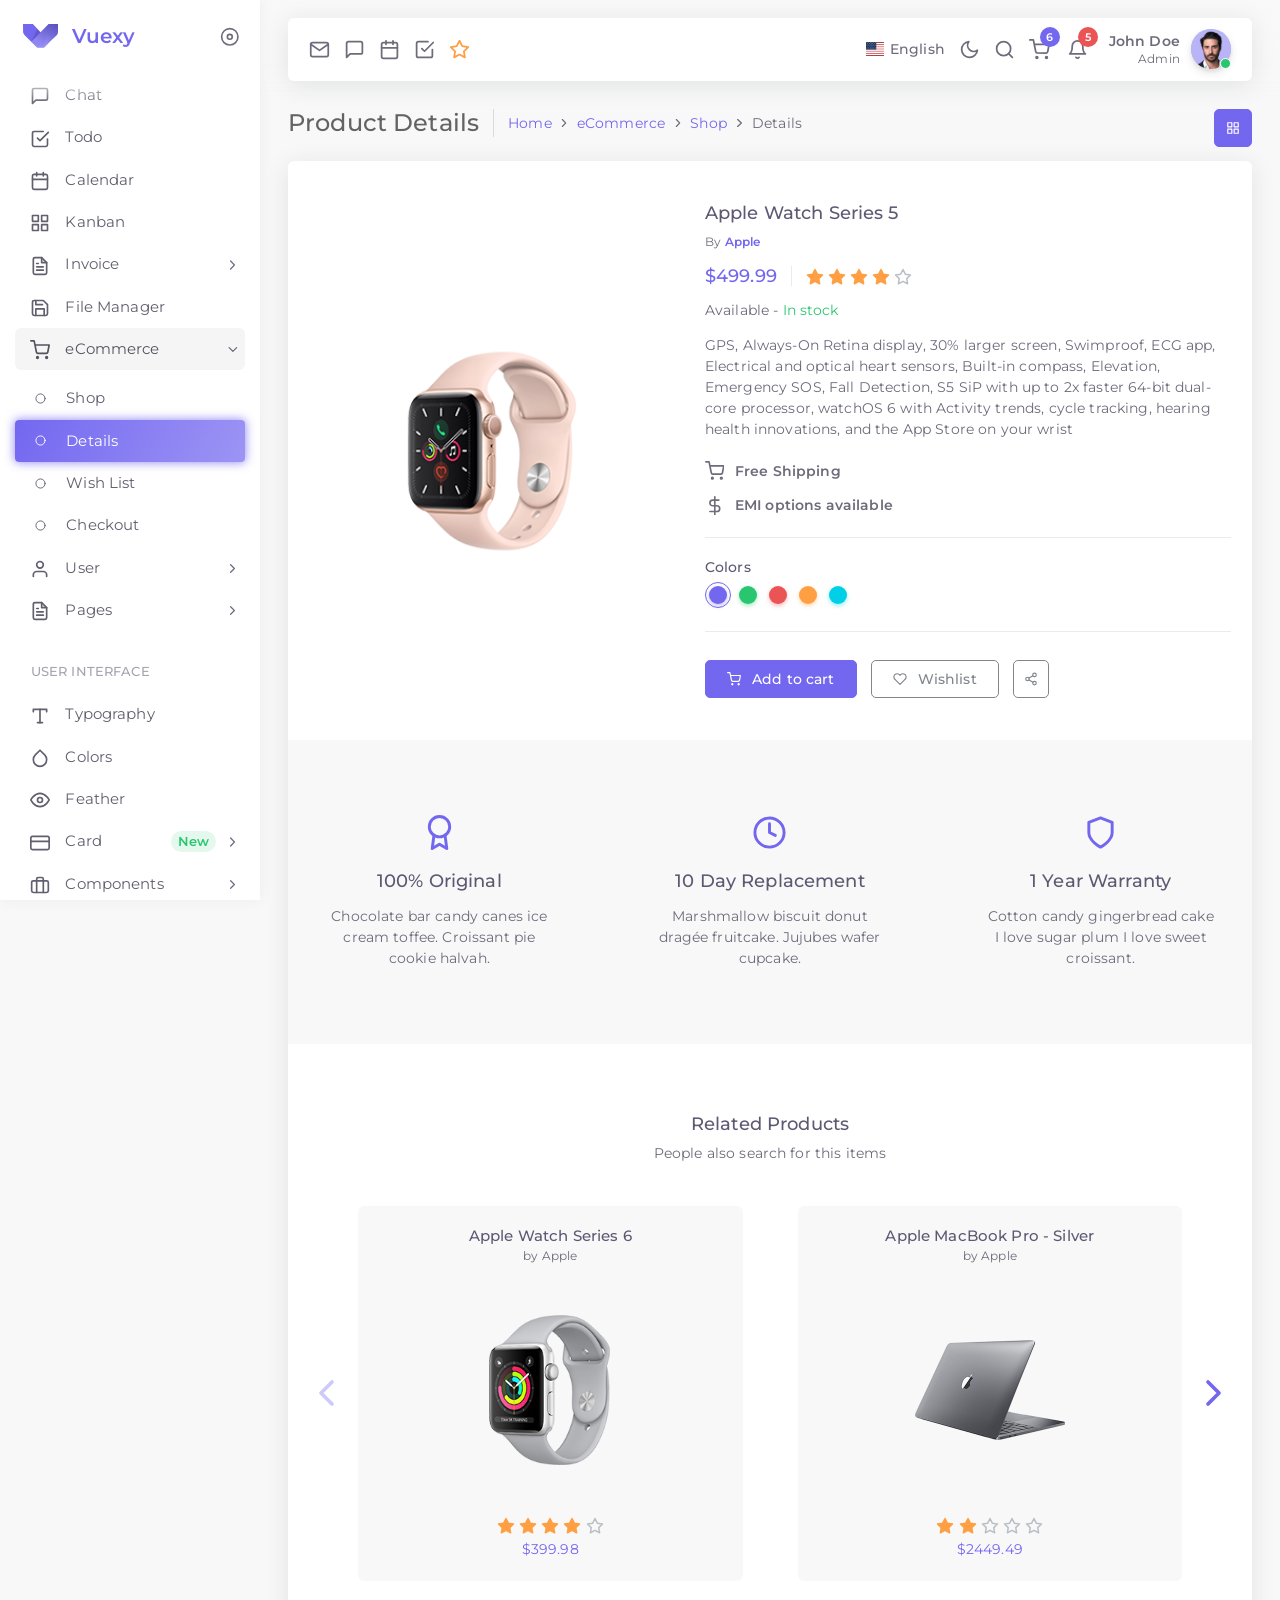
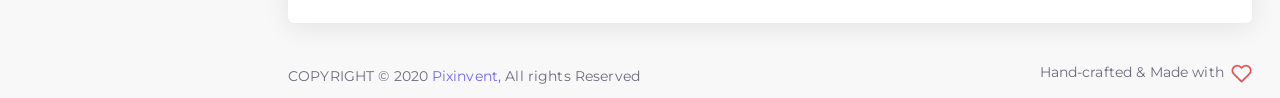
<file: admin/app-ecommerce-details.html>
<!DOCTYPE html>
<html class="loading" lang="en" data-textdirection="ltr">
<!-- BEGIN: Head-->

<head>
    <meta http-equiv="Content-Type" content="text/html; charset=UTF-8">
    <meta http-equiv="X-UA-Compatible" content="IE=edge">
    <meta name="viewport" content="width=device-width, initial-scale=1.0, user-scalable=0, minimal-ui">
    <meta name="description" content="Vuexy admin is super flexible, powerful, clean &amp; modern responsive bootstrap 4 admin template with unlimited possibilities.">
    <meta name="keywords" content="admin template, Vuexy admin template, dashboard template, flat admin template, responsive admin template, web app">
    <meta name="author" content="PIXINVENT">
    <title>Product Details - Vuexy - Bootstrap HTML admin template</title>
    <link rel="apple-touch-icon" href="app-assets/images/ico/apple-icon-120.png">
    <link rel="shortcut icon" type="image/x-icon" href="app-assets/images/ico/favicon.ico">
    <link href="https://fonts.googleapis.com/css2?family=Montserrat:ital,wght@0,300;0,400;0,500;0,600;1,400;1,500;1,600" rel="stylesheet">

    <!-- BEGIN: Vendor CSS-->
    <link rel="stylesheet" type="text/css" href="app-assets/vendors/css/vendors.min.css">
    <link rel="stylesheet" type="text/css" href="app-assets/vendors/css/forms/spinner/jquery.bootstrap-touchspin.css">
    <link rel="stylesheet" type="text/css" href="app-assets/vendors/css/extensions/swiper.min.css">
    <link rel="stylesheet" type="text/css" href="app-assets/vendors/css/extensions/toastr.min.css">
    <!-- END: Vendor CSS-->

    <!-- BEGIN: Theme CSS-->
    <link rel="stylesheet" type="text/css" href="app-assets/css/bootstrap.css">
    <link rel="stylesheet" type="text/css" href="app-assets/css/bootstrap-extended.css">
    <link rel="stylesheet" type="text/css" href="app-assets/css/colors.css">
    <link rel="stylesheet" type="text/css" href="app-assets/css/components.css">
    <link rel="stylesheet" type="text/css" href="app-assets/css/themes/dark-layout.css">
    <link rel="stylesheet" type="text/css" href="app-assets/css/themes/bordered-layout.css">
    <link rel="stylesheet" type="text/css" href="app-assets/css/themes/semi-dark-layout.css">

    <!-- BEGIN: Page CSS-->
    <link rel="stylesheet" type="text/css" href="app-assets/css/core/menu/menu-types/vertical-menu.css">
    <link rel="stylesheet" type="text/css" href="app-assets/css/pages/app-ecommerce-details.css">
    <link rel="stylesheet" type="text/css" href="app-assets/css/plugins/forms/form-number-input.css">
    <link rel="stylesheet" type="text/css" href="app-assets/css/plugins/extensions/ext-component-toastr.css">
    <!-- END: Page CSS-->

    <!-- BEGIN: Custom CSS-->
    <link rel="stylesheet" type="text/css" href="assets/css/style.css">
    <!-- END: Custom CSS-->

</head>
<!-- END: Head-->

<!-- BEGIN: Body-->

<body class="vertical-layout vertical-menu-modern  navbar-floating footer-static  " data-open="click" data-menu="vertical-menu-modern" data-col="">

    <!-- BEGIN: Header-->
    <nav class="header-navbar navbar navbar-expand-lg align-items-center floating-nav navbar-light navbar-shadow">
        <div class="navbar-container d-flex content">
            <div class="bookmark-wrapper d-flex align-items-center">
                <ul class="nav navbar-nav d-xl-none">
                    <li class="nav-item"><a class="nav-link menu-toggle" href="javascript:void(0);"><i class="ficon" data-feather="menu"></i></a></li>
                </ul>
                <ul class="nav navbar-nav bookmark-icons">
                    <li class="nav-item d-none d-lg-block"><a class="nav-link" href="app-email.html" data-toggle="tooltip" data-placement="top" title="Email"><i class="ficon" data-feather="mail"></i></a></li>
                    <li class="nav-item d-none d-lg-block"><a class="nav-link" href="app-chat.html" data-toggle="tooltip" data-placement="top" title="Chat"><i class="ficon" data-feather="message-square"></i></a></li>
                    <li class="nav-item d-none d-lg-block"><a class="nav-link" href="app-calendar.html" data-toggle="tooltip" data-placement="top" title="Calendar"><i class="ficon" data-feather="calendar"></i></a></li>
                    <li class="nav-item d-none d-lg-block"><a class="nav-link" href="app-todo.html" data-toggle="tooltip" data-placement="top" title="Todo"><i class="ficon" data-feather="check-square"></i></a></li>
                </ul>
                <ul class="nav navbar-nav">
                    <li class="nav-item d-none d-lg-block"><a class="nav-link bookmark-star"><i class="ficon text-warning" data-feather="star"></i></a>
                        <div class="bookmark-input search-input">
                            <div class="bookmark-input-icon"><i data-feather="search"></i></div>
                            <input class="form-control input" type="text" placeholder="Bookmark" tabindex="0" data-search="search">
                            <ul class="search-list search-list-bookmark"></ul>
                        </div>
                    </li>
                </ul>
            </div>
            <ul class="nav navbar-nav align-items-center ml-auto">
                <li class="nav-item dropdown dropdown-language"><a class="nav-link dropdown-toggle" id="dropdown-flag" href="javascript:void(0);" data-toggle="dropdown" aria-haspopup="true" aria-expanded="false"><i class="flag-icon flag-icon-us"></i><span class="selected-language">English</span></a>
                    <div class="dropdown-menu dropdown-menu-right" aria-labelledby="dropdown-flag"><a class="dropdown-item" href="javascript:void(0);" data-language="en"><i class="flag-icon flag-icon-us"></i> English</a><a class="dropdown-item" href="javascript:void(0);" data-language="fr"><i class="flag-icon flag-icon-fr"></i> French</a><a class="dropdown-item" href="javascript:void(0);" data-language="de"><i class="flag-icon flag-icon-de"></i> German</a><a class="dropdown-item" href="javascript:void(0);" data-language="pt"><i class="flag-icon flag-icon-pt"></i> Portuguese</a></div>
                </li>
                <li class="nav-item d-none d-lg-block"><a class="nav-link nav-link-style"><i class="ficon" data-feather="moon"></i></a></li>
                <li class="nav-item nav-search"><a class="nav-link nav-link-search"><i class="ficon" data-feather="search"></i></a>
                    <div class="search-input">
                        <div class="search-input-icon"><i data-feather="search"></i></div>
                        <input class="form-control input" type="text" placeholder="Explore Vuexy..." tabindex="-1" data-search="search">
                        <div class="search-input-close"><i data-feather="x"></i></div>
                        <ul class="search-list search-list-main"></ul>
                    </div>
                </li>
                <li class="nav-item dropdown dropdown-cart mr-25"><a class="nav-link" href="javascript:void(0);" data-toggle="dropdown"><i class="ficon" data-feather="shopping-cart"></i><span class="badge badge-pill badge-primary badge-up cart-item-count">6</span></a>
                    <ul class="dropdown-menu dropdown-menu-media dropdown-menu-right">
                        <li class="dropdown-menu-header">
                            <div class="dropdown-header d-flex">
                                <h4 class="notification-title mb-0 mr-auto">My Cart</h4>
                                <div class="badge badge-pill badge-light-primary">4 Items</div>
                            </div>
                        </li>
                        <li class="scrollable-container media-list">
                            <div class="media align-items-center"><img class="d-block rounded mr-1" src="app-assets/images/pages/eCommerce/1.png" alt="donuts" width="62">
                                <div class="media-body"><i class="ficon cart-item-remove" data-feather="x"></i>
                                    <div class="media-heading">
                                        <h6 class="cart-item-title"><a class="text-body" href="app-ecommerce-details.html"> Apple watch 5</a></h6><small class="cart-item-by">By Apple</small>
                                    </div>
                                    <div class="cart-item-qty">
                                        <div class="input-group">
                                            <input class="touchspin-cart" type="number" value="1">
                                        </div>
                                    </div>
                                    <h5 class="cart-item-price">$374.90</h5>
                                </div>
                            </div>
                            <div class="media align-items-center"><img class="d-block rounded mr-1" src="app-assets/images/pages/eCommerce/7.png" alt="donuts" width="62">
                                <div class="media-body"><i class="ficon cart-item-remove" data-feather="x"></i>
                                    <div class="media-heading">
                                        <h6 class="cart-item-title"><a class="text-body" href="app-ecommerce-details.html"> Google Home Mini</a></h6><small class="cart-item-by">By Google</small>
                                    </div>
                                    <div class="cart-item-qty">
                                        <div class="input-group">
                                            <input class="touchspin-cart" type="number" value="3">
                                        </div>
                                    </div>
                                    <h5 class="cart-item-price">$129.40</h5>
                                </div>
                            </div>
                            <div class="media align-items-center"><img class="d-block rounded mr-1" src="app-assets/images/pages/eCommerce/2.png" alt="donuts" width="62">
                                <div class="media-body"><i class="ficon cart-item-remove" data-feather="x"></i>
                                    <div class="media-heading">
                                        <h6 class="cart-item-title"><a class="text-body" href="app-ecommerce-details.html"> iPhone 11 Pro</a></h6><small class="cart-item-by">By Apple</small>
                                    </div>
                                    <div class="cart-item-qty">
                                        <div class="input-group">
                                            <input class="touchspin-cart" type="number" value="2">
                                        </div>
                                    </div>
                                    <h5 class="cart-item-price">$699.00</h5>
                                </div>
                            </div>
                            <div class="media align-items-center"><img class="d-block rounded mr-1" src="app-assets/images/pages/eCommerce/3.png" alt="donuts" width="62">
                                <div class="media-body"><i class="ficon cart-item-remove" data-feather="x"></i>
                                    <div class="media-heading">
                                        <h6 class="cart-item-title"><a class="text-body" href="app-ecommerce-details.html"> iMac Pro</a></h6><small class="cart-item-by">By Apple</small>
                                    </div>
                                    <div class="cart-item-qty">
                                        <div class="input-group">
                                            <input class="touchspin-cart" type="number" value="1">
                                        </div>
                                    </div>
                                    <h5 class="cart-item-price">$4,999.00</h5>
                                </div>
                            </div>
                            <div class="media align-items-center"><img class="d-block rounded mr-1" src="app-assets/images/pages/eCommerce/5.png" alt="donuts" width="62">
                                <div class="media-body"><i class="ficon cart-item-remove" data-feather="x"></i>
                                    <div class="media-heading">
                                        <h6 class="cart-item-title"><a class="text-body" href="app-ecommerce-details.html"> MacBook Pro</a></h6><small class="cart-item-by">By Apple</small>
                                    </div>
                                    <div class="cart-item-qty">
                                        <div class="input-group">
                                            <input class="touchspin-cart" type="number" value="1">
                                        </div>
                                    </div>
                                    <h5 class="cart-item-price">$2,999.00</h5>
                                </div>
                            </div>
                        </li>
                        <li class="dropdown-menu-footer">
                            <div class="d-flex justify-content-between mb-1">
                                <h6 class="font-weight-bolder mb-0">Total:</h6>
                                <h6 class="text-primary font-weight-bolder mb-0">$10,999.00</h6>
                            </div><a class="btn btn-primary btn-block" href="app-ecommerce-checkout.html">Checkout</a>
                        </li>
                    </ul>
                </li>
                <li class="nav-item dropdown dropdown-notification mr-25"><a class="nav-link" href="javascript:void(0);" data-toggle="dropdown"><i class="ficon" data-feather="bell"></i><span class="badge badge-pill badge-danger badge-up">5</span></a>
                    <ul class="dropdown-menu dropdown-menu-media dropdown-menu-right">
                        <li class="dropdown-menu-header">
                            <div class="dropdown-header d-flex">
                                <h4 class="notification-title mb-0 mr-auto">Notifications</h4>
                                <div class="badge badge-pill badge-light-primary">6 New</div>
                            </div>
                        </li>
                        <li class="scrollable-container media-list"><a class="d-flex" href="javascript:void(0)">
                                <div class="media d-flex align-items-start">
                                    <div class="media-left">
                                        <div class="avatar"><img src="app-assets/images/portrait/small/avatar-s-15.jpg" alt="avatar" width="32" height="32"></div>
                                    </div>
                                    <div class="media-body">
                                        <p class="media-heading"><span class="font-weight-bolder">Congratulation Sam 🎉</span>winner!</p><small class="notification-text"> Won the monthly best seller badge.</small>
                                    </div>
                                </div>
                            </a><a class="d-flex" href="javascript:void(0)">
                                <div class="media d-flex align-items-start">
                                    <div class="media-left">
                                        <div class="avatar"><img src="app-assets/images/portrait/small/avatar-s-3.jpg" alt="avatar" width="32" height="32"></div>
                                    </div>
                                    <div class="media-body">
                                        <p class="media-heading"><span class="font-weight-bolder">New message</span>&nbsp;received</p><small class="notification-text"> You have 10 unread messages</small>
                                    </div>
                                </div>
                            </a><a class="d-flex" href="javascript:void(0)">
                                <div class="media d-flex align-items-start">
                                    <div class="media-left">
                                        <div class="avatar bg-light-danger">
                                            <div class="avatar-content">MD</div>
                                        </div>
                                    </div>
                                    <div class="media-body">
                                        <p class="media-heading"><span class="font-weight-bolder">Revised Order 👋</span>&nbsp;checkout</p><small class="notification-text"> MD Inc. order updated</small>
                                    </div>
                                </div>
                            </a>
                            <div class="media d-flex align-items-center">
                                <h6 class="font-weight-bolder mr-auto mb-0">System Notifications</h6>
                                <div class="custom-control custom-control-primary custom-switch">
                                    <input class="custom-control-input" id="systemNotification" type="checkbox" checked="">
                                    <label class="custom-control-label" for="systemNotification"></label>
                                </div>
                            </div><a class="d-flex" href="javascript:void(0)">
                                <div class="media d-flex align-items-start">
                                    <div class="media-left">
                                        <div class="avatar bg-light-danger">
                                            <div class="avatar-content"><i class="avatar-icon" data-feather="x"></i></div>
                                        </div>
                                    </div>
                                    <div class="media-body">
                                        <p class="media-heading"><span class="font-weight-bolder">Server down</span>&nbsp;registered</p><small class="notification-text"> USA Server is down due to hight CPU usage</small>
                                    </div>
                                </div>
                            </a><a class="d-flex" href="javascript:void(0)">
                                <div class="media d-flex align-items-start">
                                    <div class="media-left">
                                        <div class="avatar bg-light-success">
                                            <div class="avatar-content"><i class="avatar-icon" data-feather="check"></i></div>
                                        </div>
                                    </div>
                                    <div class="media-body">
                                        <p class="media-heading"><span class="font-weight-bolder">Sales report</span>&nbsp;generated</p><small class="notification-text"> Last month sales report generated</small>
                                    </div>
                                </div>
                            </a><a class="d-flex" href="javascript:void(0)">
                                <div class="media d-flex align-items-start">
                                    <div class="media-left">
                                        <div class="avatar bg-light-warning">
                                            <div class="avatar-content"><i class="avatar-icon" data-feather="alert-triangle"></i></div>
                                        </div>
                                    </div>
                                    <div class="media-body">
                                        <p class="media-heading"><span class="font-weight-bolder">High memory</span>&nbsp;usage</p><small class="notification-text"> BLR Server using high memory</small>
                                    </div>
                                </div>
                            </a>
                        </li>
                        <li class="dropdown-menu-footer"><a class="btn btn-primary btn-block" href="javascript:void(0)">Read all notifications</a></li>
                    </ul>
                </li>
                <li class="nav-item dropdown dropdown-user"><a class="nav-link dropdown-toggle dropdown-user-link" id="dropdown-user" href="javascript:void(0);" data-toggle="dropdown" aria-haspopup="true" aria-expanded="false">
                        <div class="user-nav d-sm-flex d-none"><span class="user-name font-weight-bolder">John Doe</span><span class="user-status">Admin</span></div><span class="avatar"><img class="round" src="app-assets/images/portrait/small/avatar-s-11.jpg" alt="avatar" height="40" width="40"><span class="avatar-status-online"></span></span>
                    </a>
                    <div class="dropdown-menu dropdown-menu-right" aria-labelledby="dropdown-user"><a class="dropdown-item" href="page-profile.html"><i class="mr-50" data-feather="user"></i> Profile</a><a class="dropdown-item" href="app-email.html"><i class="mr-50" data-feather="mail"></i> Inbox</a><a class="dropdown-item" href="app-todo.html"><i class="mr-50" data-feather="check-square"></i> Task</a><a class="dropdown-item" href="app-chat.html"><i class="mr-50" data-feather="message-square"></i> Chats</a>
                        <div class="dropdown-divider"></div><a class="dropdown-item" href="page-account-settings.html"><i class="mr-50" data-feather="settings"></i> Settings</a><a class="dropdown-item" href="page-pricing.html"><i class="mr-50" data-feather="credit-card"></i> Pricing</a><a class="dropdown-item" href="page-faq.html"><i class="mr-50" data-feather="help-circle"></i> FAQ</a><a class="dropdown-item" href="page-auth-login-v2.html"><i class="mr-50" data-feather="power"></i> Logout</a>
                    </div>
                </li>
            </ul>
        </div>
    </nav>
    <ul class="main-search-list-defaultlist d-none">
        <li class="d-flex align-items-center"><a href="javascript:void(0);">
                <h6 class="section-label mt-75 mb-0">Files</h6>
            </a></li>
        <li class="auto-suggestion"><a class="d-flex align-items-center justify-content-between w-100" href="app-file-manager.html">
                <div class="d-flex">
                    <div class="mr-75"><img src="app-assets/images/icons/xls.png" alt="png" height="32"></div>
                    <div class="search-data">
                        <p class="search-data-title mb-0">Two new item submitted</p><small class="text-muted">Marketing Manager</small>
                    </div>
                </div><small class="search-data-size mr-50 text-muted">&apos;17kb</small>
            </a></li>
        <li class="auto-suggestion"><a class="d-flex align-items-center justify-content-between w-100" href="app-file-manager.html">
                <div class="d-flex">
                    <div class="mr-75"><img src="app-assets/images/icons/jpg.png" alt="png" height="32"></div>
                    <div class="search-data">
                        <p class="search-data-title mb-0">52 JPG file Generated</p><small class="text-muted">FontEnd Developer</small>
                    </div>
                </div><small class="search-data-size mr-50 text-muted">&apos;11kb</small>
            </a></li>
        <li class="auto-suggestion"><a class="d-flex align-items-center justify-content-between w-100" href="app-file-manager.html">
                <div class="d-flex">
                    <div class="mr-75"><img src="app-assets/images/icons/pdf.png" alt="png" height="32"></div>
                    <div class="search-data">
                        <p class="search-data-title mb-0">25 PDF File Uploaded</p><small class="text-muted">Digital Marketing Manager</small>
                    </div>
                </div><small class="search-data-size mr-50 text-muted">&apos;150kb</small>
            </a></li>
        <li class="auto-suggestion"><a class="d-flex align-items-center justify-content-between w-100" href="app-file-manager.html">
                <div class="d-flex">
                    <div class="mr-75"><img src="app-assets/images/icons/doc.png" alt="png" height="32"></div>
                    <div class="search-data">
                        <p class="search-data-title mb-0">Anna_Strong.doc</p><small class="text-muted">Web Designer</small>
                    </div>
                </div><small class="search-data-size mr-50 text-muted">&apos;256kb</small>
            </a></li>
        <li class="d-flex align-items-center"><a href="javascript:void(0);">
                <h6 class="section-label mt-75 mb-0">Members</h6>
            </a></li>
        <li class="auto-suggestion"><a class="d-flex align-items-center justify-content-between py-50 w-100" href="app-user-view.html">
                <div class="d-flex align-items-center">
                    <div class="avatar mr-75"><img src="app-assets/images/portrait/small/avatar-s-8.jpg" alt="png" height="32"></div>
                    <div class="search-data">
                        <p class="search-data-title mb-0">John Doe</p><small class="text-muted">UI designer</small>
                    </div>
                </div>
            </a></li>
        <li class="auto-suggestion"><a class="d-flex align-items-center justify-content-between py-50 w-100" href="app-user-view.html">
                <div class="d-flex align-items-center">
                    <div class="avatar mr-75"><img src="app-assets/images/portrait/small/avatar-s-1.jpg" alt="png" height="32"></div>
                    <div class="search-data">
                        <p class="search-data-title mb-0">Michal Clark</p><small class="text-muted">FontEnd Developer</small>
                    </div>
                </div>
            </a></li>
        <li class="auto-suggestion"><a class="d-flex align-items-center justify-content-between py-50 w-100" href="app-user-view.html">
                <div class="d-flex align-items-center">
                    <div class="avatar mr-75"><img src="app-assets/images/portrait/small/avatar-s-14.jpg" alt="png" height="32"></div>
                    <div class="search-data">
                        <p class="search-data-title mb-0">Milena Gibson</p><small class="text-muted">Digital Marketing Manager</small>
                    </div>
                </div>
            </a></li>
        <li class="auto-suggestion"><a class="d-flex align-items-center justify-content-between py-50 w-100" href="app-user-view.html">
                <div class="d-flex align-items-center">
                    <div class="avatar mr-75"><img src="app-assets/images/portrait/small/avatar-s-6.jpg" alt="png" height="32"></div>
                    <div class="search-data">
                        <p class="search-data-title mb-0">Anna Strong</p><small class="text-muted">Web Designer</small>
                    </div>
                </div>
            </a></li>
    </ul>
    <ul class="main-search-list-defaultlist-other-list d-none">
        <li class="auto-suggestion justify-content-between"><a class="d-flex align-items-center justify-content-between w-100 py-50">
                <div class="d-flex justify-content-start"><span class="mr-75" data-feather="alert-circle"></span><span>No results found.</span></div>
            </a></li>
    </ul>
    <!-- END: Header-->


    <!-- BEGIN: Main Menu-->
    <div class="main-menu menu-fixed menu-light menu-accordion menu-shadow" data-scroll-to-active="true">
        <div class="navbar-header">
            <ul class="nav navbar-nav flex-row">
                <li class="nav-item mr-auto"><a class="navbar-brand" href="html/ltr/vertical-menu-template/index.html"><span class="brand-logo">
                            <svg viewbox="0 0 139 95" version="1.1" xmlns="http://www.w3.org/2000/svg" xmlns:xlink="http://www.w3.org/1999/xlink" height="24">
                                <defs>
                                    <lineargradient id="linearGradient-1" x1="100%" y1="10.5120544%" x2="50%" y2="89.4879456%">
                                        <stop stop-color="#000000" offset="0%"></stop>
                                        <stop stop-color="#FFFFFF" offset="100%"></stop>
                                    </lineargradient>
                                    <lineargradient id="linearGradient-2" x1="64.0437835%" y1="46.3276743%" x2="37.373316%" y2="100%">
                                        <stop stop-color="#EEEEEE" stop-opacity="0" offset="0%"></stop>
                                        <stop stop-color="#FFFFFF" offset="100%"></stop>
                                    </lineargradient>
                                </defs>
                                <g id="Page-1" stroke="none" stroke-width="1" fill="none" fill-rule="evenodd">
                                    <g id="Artboard" transform="translate(-400.000000, -178.000000)">
                                        <g id="Group" transform="translate(400.000000, 178.000000)">
                                            <path class="text-primary" id="Path" d="M-5.68434189e-14,2.84217094e-14 L39.1816085,2.84217094e-14 L69.3453773,32.2519224 L101.428699,2.84217094e-14 L138.784583,2.84217094e-14 L138.784199,29.8015838 C137.958931,37.3510206 135.784352,42.5567762 132.260463,45.4188507 C128.736573,48.2809251 112.33867,64.5239941 83.0667527,94.1480575 L56.2750821,94.1480575 L6.71554594,44.4188507 C2.46876683,39.9813776 0.345377275,35.1089553 0.345377275,29.8015838 C0.345377275,24.4942122 0.230251516,14.560351 -5.68434189e-14,2.84217094e-14 Z" style="fill:currentColor"></path>
                                            <path id="Path1" d="M69.3453773,32.2519224 L101.428699,1.42108547e-14 L138.784583,1.42108547e-14 L138.784199,29.8015838 C137.958931,37.3510206 135.784352,42.5567762 132.260463,45.4188507 C128.736573,48.2809251 112.33867,64.5239941 83.0667527,94.1480575 L56.2750821,94.1480575 L32.8435758,70.5039241 L69.3453773,32.2519224 Z" fill="url(#linearGradient-1)" opacity="0.2"></path>
                                            <polygon id="Path-2" fill="#000000" opacity="0.049999997" points="69.3922914 32.4202615 32.8435758 70.5039241 54.0490008 16.1851325"></polygon>
                                            <polygon id="Path-21" fill="#000000" opacity="0.099999994" points="69.3922914 32.4202615 32.8435758 70.5039241 58.3683556 20.7402338"></polygon>
                                            <polygon id="Path-3" fill="url(#linearGradient-2)" opacity="0.099999994" points="101.428699 0 83.0667527 94.1480575 130.378721 47.0740288"></polygon>
                                        </g>
                                    </g>
                                </g>
                            </svg></span>
                        <h2 class="brand-text">Vuexy</h2>
                    </a></li>
                <li class="nav-item nav-toggle"><a class="nav-link modern-nav-toggle pr-0" data-toggle="collapse"><i class="d-block d-xl-none text-primary toggle-icon font-medium-4" data-feather="x"></i><i class="d-none d-xl-block collapse-toggle-icon font-medium-4  text-primary" data-feather="disc" data-ticon="disc"></i></a></li>
            </ul>
        </div>
        <div class="shadow-bottom"></div>
        <div class="main-menu-content">
            <ul class="navigation navigation-main" id="main-menu-navigation" data-menu="menu-navigation">
                <li class=" nav-item"><a class="d-flex align-items-center" href="index.html"><i data-feather="home"></i><span class="menu-title text-truncate" data-i18n="Dashboards">Dashboards</span><span class="badge badge-light-warning badge-pill ml-auto mr-1">2</span></a>
                    <ul class="menu-content">
                        <li><a class="d-flex align-items-center" href="dashboard-analytics.html"><i data-feather="circle"></i><span class="menu-item text-truncate" data-i18n="Analytics">Analytics</span></a>
                        </li>
                        <li><a class="d-flex align-items-center" href="dashboard-ecommerce.html"><i data-feather="circle"></i><span class="menu-item text-truncate" data-i18n="eCommerce">eCommerce</span></a>
                        </li>
                    </ul>
                </li>
                <li class=" navigation-header"><span data-i18n="Apps &amp; Pages">Apps &amp; Pages</span><i data-feather="more-horizontal"></i>
                </li>
                <li class=" nav-item"><a class="d-flex align-items-center" href="app-email.html"><i data-feather="mail"></i><span class="menu-title text-truncate" data-i18n="Email">Email</span></a>
                </li>
                <li class=" nav-item"><a class="d-flex align-items-center" href="app-chat.html"><i data-feather="message-square"></i><span class="menu-title text-truncate" data-i18n="Chat">Chat</span></a>
                </li>
                <li class=" nav-item"><a class="d-flex align-items-center" href="app-todo.html"><i data-feather="check-square"></i><span class="menu-title text-truncate" data-i18n="Todo">Todo</span></a>
                </li>
                <li class=" nav-item"><a class="d-flex align-items-center" href="app-calendar.html"><i data-feather="calendar"></i><span class="menu-title text-truncate" data-i18n="Calendar">Calendar</span></a>
                </li>
                <li class=" nav-item"><a class="d-flex align-items-center" href="app-kanban.html"><i data-feather="grid"></i><span class="menu-title text-truncate" data-i18n="Kanban">Kanban</span></a>
                </li>
                <li class=" nav-item"><a class="d-flex align-items-center" href="#"><i data-feather="file-text"></i><span class="menu-title text-truncate" data-i18n="Invoice">Invoice</span></a>
                    <ul class="menu-content">
                        <li><a class="d-flex align-items-center" href="app-invoice-list.html"><i data-feather="circle"></i><span class="menu-item text-truncate" data-i18n="List">List</span></a>
                        </li>
                        <li><a class="d-flex align-items-center" href="app-invoice-preview.html"><i data-feather="circle"></i><span class="menu-item text-truncate" data-i18n="Preview">Preview</span></a>
                        </li>
                        <li><a class="d-flex align-items-center" href="app-invoice-edit.html"><i data-feather="circle"></i><span class="menu-item text-truncate" data-i18n="Edit">Edit</span></a>
                        </li>
                        <li><a class="d-flex align-items-center" href="app-invoice-add.html"><i data-feather="circle"></i><span class="menu-item text-truncate" data-i18n="Add">Add</span></a>
                        </li>
                    </ul>
                </li>
                <li class=" nav-item"><a class="d-flex align-items-center" href="app-file-manager.html"><i data-feather="save"></i><span class="menu-title text-truncate" data-i18n="File Manager">File Manager</span></a>
                </li>
                <li class=" nav-item"><a class="d-flex align-items-center" href="#"><i data-feather="shopping-cart"></i><span class="menu-title text-truncate" data-i18n="eCommerce">eCommerce</span></a>
                    <ul class="menu-content">
                        <li><a class="d-flex align-items-center" href="app-ecommerce-shop.html"><i data-feather="circle"></i><span class="menu-item text-truncate" data-i18n="Shop">Shop</span></a>
                        </li>
                        <li class="active"><a class="d-flex align-items-center" href="app-ecommerce-details.html"><i data-feather="circle"></i><span class="menu-item text-truncate" data-i18n="Details">Details</span></a>
                        </li>
                        <li><a class="d-flex align-items-center" href="app-ecommerce-wishlist.html"><i data-feather="circle"></i><span class="menu-item text-truncate" data-i18n="Wish List">Wish List</span></a>
                        </li>
                        <li><a class="d-flex align-items-center" href="app-ecommerce-checkout.html"><i data-feather="circle"></i><span class="menu-item text-truncate" data-i18n="Checkout">Checkout</span></a>
                        </li>
                    </ul>
                </li>
                <li class=" nav-item"><a class="d-flex align-items-center" href="#"><i data-feather="user"></i><span class="menu-title text-truncate" data-i18n="User">User</span></a>
                    <ul class="menu-content">
                        <li><a class="d-flex align-items-center" href="app-user-list.html"><i data-feather="circle"></i><span class="menu-item text-truncate" data-i18n="List">List</span></a>
                        </li>
                        <li><a class="d-flex align-items-center" href="app-user-view.html"><i data-feather="circle"></i><span class="menu-item text-truncate" data-i18n="View">View</span></a>
                        </li>
                        <li><a class="d-flex align-items-center" href="app-user-edit.html"><i data-feather="circle"></i><span class="menu-item text-truncate" data-i18n="Edit">Edit</span></a>
                        </li>
                    </ul>
                </li>
                <li class=" nav-item"><a class="d-flex align-items-center" href="#"><i data-feather="file-text"></i><span class="menu-title text-truncate" data-i18n="Pages">Pages</span></a>
                    <ul class="menu-content">
                        <li><a class="d-flex align-items-center" href="#"><i data-feather="circle"></i><span class="menu-item text-truncate" data-i18n="Authentication">Authentication</span></a>
                            <ul class="menu-content">
                                <li><a class="d-flex align-items-center" href="page-auth-login-v1.html" target="_blank"><span class="menu-item text-truncate" data-i18n="LoginV1">Login v1</span></a>
                                </li>
                                <li><a class="d-flex align-items-center" href="page-auth-login-v2.html" target="_blank"><span class="menu-item text-truncate" data-i18n="LoginV2">Login v2</span></a>
                                </li>
                                <li><a class="d-flex align-items-center" href="page-auth-register-v1.html" target="_blank"><span class="menu-item text-truncate" data-i18n="RegisterV1">Register v1</span></a>
                                </li>
                                <li><a class="d-flex align-items-center" href="page-auth-register-v2.html" target="_blank"><span class="menu-item text-truncate" data-i18n="RegisterV2">Register v2</span></a>
                                </li>
                                <li><a class="d-flex align-items-center" href="page-auth-forgot-password-v1.html" target="_blank"><span class="menu-item text-truncate" data-i18n="ForgotPasswordV1">Forgot Password v1</span></a>
                                </li>
                                <li><a class="d-flex align-items-center" href="page-auth-forgot-password-v2.html" target="_blank"><span class="menu-item text-truncate" data-i18n="ForgotPasswordV2">Forgot Password v2</span></a>
                                </li>
                                <li><a class="d-flex align-items-center" href="page-auth-reset-password-v1.html" target="_blank"><span class="menu-item text-truncate" data-i18n="ResetPasswordV1">Reset Password v1</span></a>
                                </li>
                                <li><a class="d-flex align-items-center" href="page-auth-reset-password-v2.html" target="_blank"><span class="menu-item text-truncate" data-i18n="ResetPasswordV2">Reset Password v2</span></a>
                                </li>
                            </ul>
                        </li>
                        <li><a class="d-flex align-items-center" href="page-account-settings.html"><i data-feather="circle"></i><span class="menu-item text-truncate" data-i18n="Account Settings">Account Settings</span></a>
                        </li>
                        <li><a class="d-flex align-items-center" href="page-profile.html"><i data-feather="circle"></i><span class="menu-item text-truncate" data-i18n="Profile">Profile</span></a>
                        </li>
                        <li><a class="d-flex align-items-center" href="page-faq.html"><i data-feather="circle"></i><span class="menu-item text-truncate" data-i18n="FAQ">FAQ</span></a>
                        </li>
                        <li><a class="d-flex align-items-center" href="page-knowledge-base.html"><i data-feather="circle"></i><span class="menu-item text-truncate" data-i18n="Knowledge Base">Knowledge Base</span></a>
                        </li>
                        <li><a class="d-flex align-items-center" href="page-pricing.html"><i data-feather="circle"></i><span class="menu-item text-truncate" data-i18n="Pricing">Pricing</span></a>
                        </li>
                        <li><a class="d-flex align-items-center" href="#"><i data-feather="circle"></i><span class="menu-item text-truncate" data-i18n="Blog">Blog</span></a>
                            <ul class="menu-content">
                                <li><a class="d-flex align-items-center" href="page-blog-list.html"><span class="menu-item text-truncate" data-i18n="List">List</span></a>
                                </li>
                                <li><a class="d-flex align-items-center" href="page-blog-detail.html"><span class="menu-item text-truncate" data-i18n="Detail">Detail</span></a>
                                </li>
                                <li><a class="d-flex align-items-center" href="page-blog-edit.html"><span class="menu-item text-truncate" data-i18n="Edit">Edit</span></a>
                                </li>
                            </ul>
                        </li>
                        <li><a class="d-flex align-items-center" href="#"><i data-feather="circle"></i><span class="menu-item text-truncate" data-i18n="Mail Template">Mail Template</span></a>
                            <ul class="menu-content">
                                <li><a class="d-flex align-items-center" href="https://pixinvent.com/demo/vuexy-mail-template/mail-welcome.html" target="_blank"><span class="menu-item text-truncate" data-i18n="Welcome">Welcome</span></a>
                                </li>
                                <li><a class="d-flex align-items-center" href="https://pixinvent.com/demo/vuexy-mail-template/mail-reset-password.html" target="_blank"><span class="menu-item text-truncate" data-i18n="Reset Password">Reset Password</span></a>
                                </li>
                                <li><a class="d-flex align-items-center" href="https://pixinvent.com/demo/vuexy-mail-template/mail-verify-email.html" target="_blank"><span class="menu-item text-truncate" data-i18n="Verify Email">Verify Email</span></a>
                                </li>
                                <li><a class="d-flex align-items-center" href="https://pixinvent.com/demo/vuexy-mail-template/mail-deactivate-account.html" target="_blank"><span class="menu-item text-truncate" data-i18n="Deactivate Account">Deactivate Account</span></a>
                                </li>
                                <li><a class="d-flex align-items-center" href="https://pixinvent.com/demo/vuexy-mail-template/mail-invoice.html" target="_blank"><span class="menu-item text-truncate" data-i18n="Invoice">Invoice</span></a>
                                </li>
                                <li><a class="d-flex align-items-center" href="https://pixinvent.com/demo/vuexy-mail-template/mail-promotional.html" target="_blank"><span class="menu-item text-truncate" data-i18n="Promotional">Promotional</span></a>
                                </li>
                            </ul>
                        </li>
                        <li><a class="d-flex align-items-center" href="#"><i data-feather="circle"></i><span class="menu-item text-truncate" data-i18n="Miscellaneous">Miscellaneous</span></a>
                            <ul class="menu-content">
                                <li><a class="d-flex align-items-center" href="page-misc-coming-soon.html" target="_blank"><span class="menu-item text-truncate" data-i18n="Coming Soon">Coming Soon</span></a>
                                </li>
                                <li><a class="d-flex align-items-center" href="page-misc-not-authorized.html" target="_blank"><span class="menu-item text-truncate" data-i18n="Not Authorized">Not Authorized</span></a>
                                </li>
                                <li><a class="d-flex align-items-center" href="page-misc-under-maintenance.html" target="_blank"><span class="menu-item text-truncate" data-i18n="Maintenance">Maintenance</span></a>
                                </li>
                                <li><a class="d-flex align-items-center" href="page-misc-error.html" target="_blank"><span class="menu-item text-truncate" data-i18n="Error">Error</span></a>
                                </li>
                            </ul>
                        </li>
                    </ul>
                </li>
                <li class=" navigation-header"><span data-i18n="User Interface">User Interface</span><i data-feather="more-horizontal"></i>
                </li>
                <li class=" nav-item"><a class="d-flex align-items-center" href="ui-typography.html"><i data-feather="type"></i><span class="menu-title text-truncate" data-i18n="Typography">Typography</span></a>
                </li>
                <li class=" nav-item"><a class="d-flex align-items-center" href="ui-colors.html"><i data-feather="droplet"></i><span class="menu-title text-truncate" data-i18n="Colors">Colors</span></a>
                </li>
                <li class=" nav-item"><a class="d-flex align-items-center" href="ui-feather.html"><i data-feather="eye"></i><span class="menu-title text-truncate" data-i18n="Feather">Feather</span></a>
                </li>
                <li class=" nav-item"><a class="d-flex align-items-center" href="#"><i data-feather="credit-card"></i><span class="menu-title text-truncate" data-i18n="Card">Card</span><span class="badge badge-light-success badge-pill ml-auto mr-1">New</span></a>
                    <ul class="menu-content">
                        <li><a class="d-flex align-items-center" href="card-basic.html"><i data-feather="circle"></i><span class="menu-item text-truncate" data-i18n="Basic">Basic</span></a>
                        </li>
                        <li><a class="d-flex align-items-center" href="card-advance.html"><i data-feather="circle"></i><span class="menu-item text-truncate" data-i18n="Advance">Advance</span></a>
                        </li>
                        <li><a class="d-flex align-items-center" href="card-statistics.html"><i data-feather="circle"></i><span class="menu-item text-truncate" data-i18n="Statistics">Statistics</span></a>
                        </li>
                        <li><a class="d-flex align-items-center" href="card-analytics.html"><i data-feather="circle"></i><span class="menu-item text-truncate" data-i18n="Analytics">Analytics</span></a>
                        </li>
                        <li><a class="d-flex align-items-center" href="card-actions.html"><i data-feather="circle"></i><span class="menu-item text-truncate" data-i18n="Card Actions">Card Actions</span></a>
                        </li>
                    </ul>
                </li>
                <li class=" nav-item"><a class="d-flex align-items-center" href="#"><i data-feather="briefcase"></i><span class="menu-title text-truncate" data-i18n="Components">Components</span></a>
                    <ul class="menu-content">
                        <li><a class="d-flex align-items-center" href="component-alerts.html"><i data-feather="circle"></i><span class="menu-item text-truncate" data-i18n="Alerts">Alerts</span></a>
                        </li>
                        <li><a class="d-flex align-items-center" href="component-avatar.html"><i data-feather="circle"></i><span class="menu-item text-truncate" data-i18n="Avatar">Avatar</span></a>
                        </li>
                        <li><a class="d-flex align-items-center" href="component-badges.html"><i data-feather="circle"></i><span class="menu-item text-truncate" data-i18n="Badges">Badges</span></a>
                        </li>
                        <li><a class="d-flex align-items-center" href="component-breadcrumbs.html"><i data-feather="circle"></i><span class="menu-item text-truncate" data-i18n="Breadcrumbs">Breadcrumbs</span></a>
                        </li>
                        <li><a class="d-flex align-items-center" href="component-buttons.html"><i data-feather="circle"></i><span class="menu-item text-truncate" data-i18n="Buttons">Buttons</span></a>
                        </li>
                        <li><a class="d-flex align-items-center" href="component-carousel.html"><i data-feather="circle"></i><span class="menu-item text-truncate" data-i18n="Carousel">Carousel</span></a>
                        </li>
                        <li><a class="d-flex align-items-center" href="component-collapse.html"><i data-feather="circle"></i><span class="menu-item text-truncate" data-i18n="Collapse">Collapse</span></a>
                        </li>
                        <li><a class="d-flex align-items-center" href="component-divider.html"><i data-feather="circle"></i><span class="menu-item text-truncate" data-i18n="Divider">Divider</span></a>
                        </li>
                        <li><a class="d-flex align-items-center" href="component-dropdowns.html"><i data-feather="circle"></i><span class="menu-item text-truncate" data-i18n="Dropdowns">Dropdowns</span></a>
                        </li>
                        <li><a class="d-flex align-items-center" href="component-list-group.html"><i data-feather="circle"></i><span class="menu-item text-truncate" data-i18n="List Group">List Group</span></a>
                        </li>
                        <li><a class="d-flex align-items-center" href="component-media-objects.html"><i data-feather="circle"></i><span class="menu-item">Media Objects</span></a>
                        </li>
                        <li><a class="d-flex align-items-center" href="component-modals.html"><i data-feather="circle"></i><span class="menu-item text-truncate" data-i18n="Modals">Modals</span></a>
                        </li>
                        <li><a class="d-flex align-items-center" href="component-navs-component.html"><i data-feather="circle"></i><span class="menu-item text-truncate" data-i18n="Navs Component">Navs Component</span></a>
                        </li>
                        <li><a class="d-flex align-items-center" href="component-pagination.html"><i data-feather="circle"></i><span class="menu-item text-truncate" data-i18n="Pagination">Pagination</span></a>
                        </li>
                        <li><a class="d-flex align-items-center" href="component-pill-badges.html"><i data-feather="circle"></i><span class="menu-item text-truncate" data-i18n="Pill Badges">Pill Badges</span></a>
                        </li>
                        <li><a class="d-flex align-items-center" href="component-pills-component.html"><i data-feather="circle"></i><span class="menu-item text-truncate" data-i18n="Pills Component">Pills Component</span></a>
                        </li>
                        <li><a class="d-flex align-items-center" href="component-popovers.html"><i data-feather="circle"></i><span class="menu-item text-truncate" data-i18n="Popovers">Popovers</span></a>
                        </li>
                        <li><a class="d-flex align-items-center" href="component-progress.html"><i data-feather="circle"></i><span class="menu-item text-truncate" data-i18n="Progress">Progress</span></a>
                        </li>
                        <li><a class="d-flex align-items-center" href="component-spinner.html"><i data-feather="circle"></i><span class="menu-item text-truncate" data-i18n="Spinner">Spinner</span></a>
                        </li>
                        <li><a class="d-flex align-items-center" href="component-tabs-component.html"><i data-feather="circle"></i><span class="menu-item text-truncate" data-i18n="Tabs Component">Tabs Component</span></a>
                        </li>
                        <li><a class="d-flex align-items-center" href="component-timeline.html"><i data-feather="circle"></i><span class="menu-item text-truncate" data-i18n="Timeline">Timeline</span></a>
                        </li>
                        <li><a class="d-flex align-items-center" href="component-bs-toast.html"><i data-feather="circle"></i><span class="menu-item text-truncate" data-i18n="Toasts">Toasts</span></a>
                        </li>
                        <li><a class="d-flex align-items-center" href="component-tooltips.html"><i data-feather="circle"></i><span class="menu-item text-truncate" data-i18n="Tooltips">Tooltips</span></a>
                        </li>
                    </ul>
                </li>
                <li class=" nav-item"><a class="d-flex align-items-center" href="#"><i data-feather="box"></i><span class="menu-title text-truncate" data-i18n="Extensions">Extensions</span></a>
                    <ul class="menu-content">
                        <li><a class="d-flex align-items-center" href="ext-component-sweet-alerts.html"><i data-feather="circle"></i><span class="menu-item text-truncate" data-i18n="Sweet Alert">Sweet Alert</span></a>
                        </li>
                        <li><a class="d-flex align-items-center" href="ext-component-blockui.html"><i data-feather="circle"></i><span class="menu-item text-truncate" data-i18n="Block UI">BlockUI</span></a>
                        </li>
                        <li><a class="d-flex align-items-center" href="ext-component-toastr.html"><i data-feather="circle"></i><span class="menu-item text-truncate" data-i18n="Toastr">Toastr</span></a>
                        </li>
                        <li><a class="d-flex align-items-center" href="ext-component-sliders.html"><i data-feather="circle"></i><span class="menu-item text-truncate" data-i18n="Sliders">Sliders</span></a>
                        </li>
                        <li><a class="d-flex align-items-center" href="ext-component-drag-drop.html"><i data-feather="circle"></i><span class="menu-item text-truncate" data-i18n="Drag &amp; Drop">Drag &amp; Drop</span></a>
                        </li>
                        <li><a class="d-flex align-items-center" href="ext-component-tour.html"><i data-feather="circle"></i><span class="menu-item text-truncate" data-i18n="Tour">Tour</span></a>
                        </li>
                        <li><a class="d-flex align-items-center" href="ext-component-clipboard.html"><i data-feather="circle"></i><span class="menu-item text-truncate" data-i18n="Clipboard">Clipboard</span></a>
                        </li>
                        <li><a class="d-flex align-items-center" href="ext-component-media-player.html"><i data-feather="circle"></i><span class="menu-item text-truncate" data-i18n="Media player">Media Player</span></a>
                        </li>
                        <li><a class="d-flex align-items-center" href="ext-component-context-menu.html"><i data-feather="circle"></i><span class="menu-item text-truncate" data-i18n="Context Menu">Context Menu</span></a>
                        </li>
                        <li><a class="d-flex align-items-center" href="ext-component-swiper.html"><i data-feather="circle"></i><span class="menu-item text-truncate" data-i18n="swiper">Swiper</span></a>
                        </li>
                        <li><a class="d-flex align-items-center" href="ext-component-tree.html"><i data-feather="circle"></i><span class="menu-item text-truncate" data-i18n="Tree">Tree</span></a>
                        </li>
                        <li><a class="d-flex align-items-center" href="ext-component-ratings.html"><i data-feather="circle"></i><span class="menu-item text-truncate" data-i18n="Ratings">Ratings</span></a>
                        </li>
                        <li><a class="d-flex align-items-center" href="ext-component-i18n.html"><i data-feather="circle"></i><span class="menu-item text-truncate" data-i18n="l18n">l18n</span></a>
                        </li>
                    </ul>
                </li>
                <li class=" nav-item"><a class="d-flex align-items-center" href="#"><i data-feather="layout"></i><span class="menu-title text-truncate" data-i18n="Page Layouts">Page Layouts</span></a>
                    <ul class="menu-content">
                        <li><a class="d-flex align-items-center" href="layout-collapsed-menu.html"><i data-feather="circle"></i><span class="menu-item text-truncate" data-i18n="Collapsed Menu">Collapsed Menu</span></a>
                        </li>
                        <li><a class="d-flex align-items-center" href="layout-boxed.html"><i data-feather="circle"></i><span class="menu-item text-truncate" data-i18n="Layout Boxed">Layout Boxed</span></a>
                        </li>
                        <li><a class="d-flex align-items-center" href="layout-without-menu.html"><i data-feather="circle"></i><span class="menu-item text-truncate" data-i18n="Without Menu">Without Menu</span></a>
                        </li>
                        <li><a class="d-flex align-items-center" href="layout-empty.html"><i data-feather="circle"></i><span class="menu-item text-truncate" data-i18n="Layout Empty">Layout Empty</span></a>
                        </li>
                        <li><a class="d-flex align-items-center" href="layout-blank.html"><i data-feather="circle"></i><span class="menu-item text-truncate" data-i18n="Layout Blank">Layout Blank</span></a>
                        </li>
                    </ul>
                </li>
                <li class=" navigation-header"><span data-i18n="Forms &amp; Tables">Forms &amp; Tables</span><i data-feather="more-horizontal"></i>
                </li>
                <li class=" nav-item"><a class="d-flex align-items-center" href="#"><i data-feather="copy"></i><span class="menu-title text-truncate" data-i18n="Form Elements">Form Elements</span></a>
                    <ul class="menu-content">
                        <li><a class="d-flex align-items-center" href="form-input.html"><i data-feather="circle"></i><span class="menu-item text-truncate" data-i18n="Input">Input</span></a>
                        </li>
                        <li><a class="d-flex align-items-center" href="form-input-groups.html"><i data-feather="circle"></i><span class="menu-item text-truncate" data-i18n="Input Groups">Input Groups</span></a>
                        </li>
                        <li><a class="d-flex align-items-center" href="form-input-mask.html"><i data-feather="circle"></i><span class="menu-item text-truncate" data-i18n="Input Mask">Input Mask</span></a>
                        </li>
                        <li><a class="d-flex align-items-center" href="form-textarea.html"><i data-feather="circle"></i><span class="menu-item text-truncate" data-i18n="Textarea">Textarea</span></a>
                        </li>
                        <li><a class="d-flex align-items-center" href="form-checkbox.html"><i data-feather="circle"></i><span class="menu-item text-truncate" data-i18n="Checkbox">Checkbox</span></a>
                        </li>
                        <li><a class="d-flex align-items-center" href="form-radio.html"><i data-feather="circle"></i><span class="menu-item text-truncate" data-i18n="Radio">Radio</span></a>
                        </li>
                        <li><a class="d-flex align-items-center" href="form-switch.html"><i data-feather="circle"></i><span class="menu-item text-truncate" data-i18n="Switch">Switch</span></a>
                        </li>
                        <li><a class="d-flex align-items-center" href="form-select.html"><i data-feather="circle"></i><span class="menu-item text-truncate" data-i18n="Select">Select</span></a>
                        </li>
                        <li><a class="d-flex align-items-center" href="form-number-input.html"><i data-feather="circle"></i><span class="menu-item text-truncate" data-i18n="Number Input">Number Input</span></a>
                        </li>
                        <li><a class="d-flex align-items-center" href="form-file-uploader.html"><i data-feather="circle"></i><span class="menu-item text-truncate" data-i18n="File Uploader">File Uploader</span></a>
                        </li>
                        <li><a class="d-flex align-items-center" href="form-quill-editor.html"><i data-feather="circle"></i><span class="menu-item text-truncate" data-i18n="Quill Editor">Quill Editor</span></a>
                        </li>
                        <li><a class="d-flex align-items-center" href="form-date-time-picker.html"><i data-feather="circle"></i><span class="menu-item text-truncate" data-i18n="Date &amp; Time Picker">Date &amp; Time Picker</span></a>
                        </li>
                    </ul>
                </li>
                <li class=" nav-item"><a class="d-flex align-items-center" href="form-layout.html"><i data-feather="box"></i><span class="menu-title text-truncate" data-i18n="Form Layout">Form Layout</span></a>
                </li>
                <li class=" nav-item"><a class="d-flex align-items-center" href="form-wizard.html"><i data-feather="package"></i><span class="menu-title text-truncate" data-i18n="Form Wizard">Form Wizard</span></a>
                </li>
                <li class=" nav-item"><a class="d-flex align-items-center" href="form-validation.html"><i data-feather="check-circle"></i><span class="menu-title text-truncate" data-i18n="Form Validation">Form Validation</span></a>
                </li>
                <li class=" nav-item"><a class="d-flex align-items-center" href="form-repeater.html"><i data-feather="rotate-cw"></i><span class="menu-title text-truncate" data-i18n="Form Repeater">Form Repeater</span></a>
                </li>
                <li class=" nav-item"><a class="d-flex align-items-center" href="table-bootstrap.html"><i data-feather="server"></i><span class="menu-title text-truncate" data-i18n="Table">Table</span></a>
                </li>
                <li class=" nav-item"><a class="d-flex align-items-center" href="#"><i data-feather="grid"></i><span class="menu-title text-truncate" data-i18n="Datatable">Datatable</span></a>
                    <ul class="menu-content">
                        <li><a class="d-flex align-items-center" href="table-datatable-basic.html"><i data-feather="circle"></i><span class="menu-item text-truncate" data-i18n="Basic">Basic</span></a>
                        </li>
                        <li><a class="d-flex align-items-center" href="table-datatable-advanced.html"><i data-feather="circle"></i><span class="menu-item text-truncate" data-i18n="Advanced">Advanced</span></a>
                        </li>
                    </ul>
                </li>
                <li class=" nav-item"><a class="d-flex align-items-center" href="table-ag-grid.html"><i data-feather="grid"></i><span class="menu-title text-truncate" data-i18n="ag-grid">agGrid Table</span></a>
                </li>
                <li class=" navigation-header"><span data-i18n="Charts &amp; Maps">Charts &amp; Maps</span><i data-feather="more-horizontal"></i>
                </li>
                <li class=" nav-item"><a class="d-flex align-items-center" href="#"><i data-feather="pie-chart"></i><span class="menu-title text-truncate" data-i18n="Charts">Charts</span><span class="badge badge-light-danger badge-pill ml-auto mr-2">2</span></a>
                    <ul class="menu-content">
                        <li><a class="d-flex align-items-center" href="chart-apex.html"><i data-feather="circle"></i><span class="menu-item text-truncate" data-i18n="Apex">Apex</span></a>
                        </li>
                        <li><a class="d-flex align-items-center" href="chart-chartjs.html"><i data-feather="circle"></i><span class="menu-item text-truncate" data-i18n="Chartjs">Chartjs</span></a>
                        </li>
                    </ul>
                </li>
                <li class=" nav-item"><a class="d-flex align-items-center" href="maps-leaflet.html"><i data-feather="map"></i><span class="menu-title text-truncate" data-i18n="Leaflet Maps">Leaflet Maps</span></a>
                </li>
                <li class=" navigation-header"><span data-i18n="Misc">Misc</span><i data-feather="more-horizontal"></i>
                </li>
                <li class=" nav-item"><a class="d-flex align-items-center" href="#"><i data-feather="menu"></i><span class="menu-title text-truncate" data-i18n="Menu Levels">Menu Levels</span></a>
                    <ul class="menu-content">
                        <li><a class="d-flex align-items-center" href="#"><i data-feather="circle"></i><span class="menu-item text-truncate" data-i18n="Second Level">Second Level 2.1</span></a>
                        </li>
                        <li><a class="d-flex align-items-center" href="#"><i data-feather="circle"></i><span class="menu-item text-truncate" data-i18n="Second Level">Second Level 2.2</span></a>
                            <ul class="menu-content">
                                <li><a class="d-flex align-items-center" href="#"><span class="menu-item text-truncate" data-i18n="Third Level">Third Level 3.1</span></a>
                                </li>
                                <li><a class="d-flex align-items-center" href="#"><span class="menu-item text-truncate" data-i18n="Third Level">Third Level 3.2</span></a>
                                </li>
                            </ul>
                        </li>
                    </ul>
                </li>
                <li class="disabled nav-item"><a class="d-flex align-items-center" href="#"><i data-feather="eye-off"></i><span class="menu-title text-truncate" data-i18n="Disabled Menu">Disabled Menu</span></a>
                </li>
                <li class=" nav-item"><a class="d-flex align-items-center" href="https://pixinvent.com/demo/vuexy-html-bootstrap-admin-template/documentation"><i data-feather="folder"></i><span class="menu-title text-truncate" data-i18n="Documentation">Documentation</span></a>
                </li>
                <li class=" nav-item"><a class="d-flex align-items-center" href="https://pixinvent.ticksy.com/"><i data-feather="life-buoy"></i><span class="menu-title text-truncate" data-i18n="Raise Support">Raise Support</span></a>
                </li>
            </ul>
        </div>
    </div>
    <!-- END: Main Menu-->

    <!-- BEGIN: Content-->
    <div class="app-content content ecommerce-application">
        <div class="content-overlay"></div>
        <div class="header-navbar-shadow"></div>
        <div class="content-wrapper">
            <div class="content-header row">
                <div class="content-header-left col-md-9 col-12 mb-2">
                    <div class="row breadcrumbs-top">
                        <div class="col-12">
                            <h2 class="content-header-title float-left mb-0">Product Details</h2>
                            <div class="breadcrumb-wrapper">
                                <ol class="breadcrumb">
                                    <li class="breadcrumb-item"><a href="index.html">Home</a>
                                    </li>
                                    <li class="breadcrumb-item"><a href="#">eCommerce</a>
                                    </li>
                                    <li class="breadcrumb-item"><a href="app-ecommerce-shop.html">Shop</a>
                                    </li>
                                    <li class="breadcrumb-item active">Details
                                    </li>
                                </ol>
                            </div>
                        </div>
                    </div>
                </div>
                <div class="content-header-right text-md-right col-md-3 col-12 d-md-block d-none">
                    <div class="form-group breadcrumb-right">
                        <div class="dropdown">
                            <button class="btn-icon btn btn-primary btn-round btn-sm dropdown-toggle" type="button" data-toggle="dropdown" aria-haspopup="true" aria-expanded="false"><i data-feather="grid"></i></button>
                            <div class="dropdown-menu dropdown-menu-right"><a class="dropdown-item" href="app-todo.html"><i class="mr-1" data-feather="check-square"></i><span class="align-middle">Todo</span></a><a class="dropdown-item" href="app-chat.html"><i class="mr-1" data-feather="message-square"></i><span class="align-middle">Chat</span></a><a class="dropdown-item" href="app-email.html"><i class="mr-1" data-feather="mail"></i><span class="align-middle">Email</span></a><a class="dropdown-item" href="app-calendar.html"><i class="mr-1" data-feather="calendar"></i><span class="align-middle">Calendar</span></a></div>
                        </div>
                    </div>
                </div>
            </div>
            <div class="content-body">
                <!-- app e-commerce details start -->
                <section class="app-ecommerce-details">
                    <div class="card">
                        <!-- Product Details starts -->
                        <div class="card-body">
                            <div class="row my-2">
                                <div class="col-12 col-md-5 d-flex align-items-center justify-content-center mb-2 mb-md-0">
                                    <div class="d-flex align-items-center justify-content-center">
                                        <img src="app-assets/images/pages/eCommerce/1.png" class="img-fluid product-img" alt="product image" />
                                    </div>
                                </div>
                                <div class="col-12 col-md-7">
                                    <h4>Apple Watch Series 5</h4>
                                    <span class="card-text item-company">By <a href="javascript:void(0)" class="company-name">Apple</a></span>
                                    <div class="ecommerce-details-price d-flex flex-wrap mt-1">
                                        <h4 class="item-price mr-1">$499.99</h4>
                                        <ul class="unstyled-list list-inline pl-1 border-left">
                                            <li class="ratings-list-item"><i data-feather="star" class="filled-star"></i></li>
                                            <li class="ratings-list-item"><i data-feather="star" class="filled-star"></i></li>
                                            <li class="ratings-list-item"><i data-feather="star" class="filled-star"></i></li>
                                            <li class="ratings-list-item"><i data-feather="star" class="filled-star"></i></li>
                                            <li class="ratings-list-item"><i data-feather="star" class="unfilled-star"></i></li>
                                        </ul>
                                    </div>
                                    <p class="card-text">Available - <span class="text-success">In stock</span></p>
                                    <p class="card-text">
                                        GPS, Always-On Retina display, 30% larger screen, Swimproof, ECG app, Electrical and optical heart sensors,
                                        Built-in compass, Elevation, Emergency SOS, Fall Detection, S5 SiP with up to 2x faster 64-bit dual-core
                                        processor, watchOS 6 with Activity trends, cycle tracking, hearing health innovations, and the App Store on
                                        your wrist
                                    </p>
                                    <ul class="product-features list-unstyled">
                                        <li><i data-feather="shopping-cart"></i> <span>Free Shipping</span></li>
                                        <li>
                                            <i data-feather="dollar-sign"></i>
                                            <span>EMI options available</span>
                                        </li>
                                    </ul>
                                    <hr />
                                    <div class="product-color-options">
                                        <h6>Colors</h6>
                                        <ul class="list-unstyled mb-0">
                                            <li class="d-inline-block selected">
                                                <div class="color-option b-primary">
                                                    <div class="filloption bg-primary"></div>
                                                </div>
                                            </li>
                                            <li class="d-inline-block">
                                                <div class="color-option b-success">
                                                    <div class="filloption bg-success"></div>
                                                </div>
                                            </li>
                                            <li class="d-inline-block">
                                                <div class="color-option b-danger">
                                                    <div class="filloption bg-danger"></div>
                                                </div>
                                            </li>
                                            <li class="d-inline-block">
                                                <div class="color-option b-warning">
                                                    <div class="filloption bg-warning"></div>
                                                </div>
                                            </li>
                                            <li class="d-inline-block">
                                                <div class="color-option b-info">
                                                    <div class="filloption bg-info"></div>
                                                </div>
                                            </li>
                                        </ul>
                                    </div>
                                    <hr />
                                    <div class="d-flex flex-column flex-sm-row pt-1">
                                        <a href="javascript:void(0)" class="btn btn-primary btn-cart mr-0 mr-sm-1 mb-1 mb-sm-0">
                                            <i data-feather="shopping-cart" class="mr-50"></i>
                                            <span class="add-to-cart">Add to cart</span>
                                        </a>
                                        <a href="javascript:void(0)" class="btn btn-outline-secondary btn-wishlist mr-0 mr-sm-1 mb-1 mb-sm-0">
                                            <i data-feather="heart" class="mr-50"></i>
                                            <span>Wishlist</span>
                                        </a>
                                        <div class="btn-group dropdown-icon-wrapper btn-share">
                                            <button type="button" class="btn btn-icon hide-arrow btn-outline-secondary dropdown-toggle" data-toggle="dropdown" aria-haspopup="true" aria-expanded="false">
                                                <i data-feather="share-2"></i>
                                            </button>
                                            <div class="dropdown-menu dropdown-menu-right">
                                                <a href="javascript:void(0)" class="dropdown-item">
                                                    <i data-feather="facebook"></i>
                                                </a>
                                                <a href="javascript:void(0)" class="dropdown-item">
                                                    <i data-feather="twitter"></i>
                                                </a>
                                                <a href="javascript:void(0)" class="dropdown-item">
                                                    <i data-feather="youtube"></i>
                                                </a>
                                                <a href="javascript:void(0)" class="dropdown-item">
                                                    <i data-feather="instagram"></i>
                                                </a>
                                            </div>
                                        </div>
                                    </div>
                                </div>
                            </div>
                        </div>
                        <!-- Product Details ends -->

                        <!-- Item features starts -->
                        <div class="item-features">
                            <div class="row text-center">
                                <div class="col-12 col-md-4 mb-4 mb-md-0">
                                    <div class="w-75 mx-auto">
                                        <i data-feather="award"></i>
                                        <h4 class="mt-2 mb-1">100% Original</h4>
                                        <p class="card-text">Chocolate bar candy canes ice cream toffee. Croissant pie cookie halvah.</p>
                                    </div>
                                </div>
                                <div class="col-12 col-md-4 mb-4 mb-md-0">
                                    <div class="w-75 mx-auto">
                                        <i data-feather="clock"></i>
                                        <h4 class="mt-2 mb-1">10 Day Replacement</h4>
                                        <p class="card-text">Marshmallow biscuit donut dragée fruitcake. Jujubes wafer cupcake.</p>
                                    </div>
                                </div>
                                <div class="col-12 col-md-4 mb-4 mb-md-0">
                                    <div class="w-75 mx-auto">
                                        <i data-feather="shield"></i>
                                        <h4 class="mt-2 mb-1">1 Year Warranty</h4>
                                        <p class="card-text">Cotton candy gingerbread cake I love sugar plum I love sweet croissant.</p>
                                    </div>
                                </div>
                            </div>
                        </div>
                        <!-- Item features ends -->

                        <!-- Related Products starts -->
                        <div class="card-body">
                            <div class="mt-4 mb-2 text-center">
                                <h4>Related Products</h4>
                                <p class="card-text">People also search for this items</p>
                            </div>
                            <div class="swiper-responsive-breakpoints swiper-container px-4 py-2">
                                <div class="swiper-wrapper">
                                    <div class="swiper-slide">
                                        <a href="javascript:void(0)">
                                            <div class="item-heading">
                                                <h5 class="text-truncate mb-0">Apple Watch Series 6</h5>
                                                <small class="text-body">by Apple</small>
                                            </div>
                                            <div class="img-container w-50 mx-auto py-75">
                                                <img src="app-assets/images/elements/apple-watch.png" class="img-fluid" alt="image" />
                                            </div>
                                            <div class="item-meta">
                                                <ul class="unstyled-list list-inline mb-25">
                                                    <li class="ratings-list-item"><i data-feather="star" class="filled-star"></i></li>
                                                    <li class="ratings-list-item"><i data-feather="star" class="filled-star"></i></li>
                                                    <li class="ratings-list-item"><i data-feather="star" class="filled-star"></i></li>
                                                    <li class="ratings-list-item"><i data-feather="star" class="filled-star"></i></li>
                                                    <li class="ratings-list-item"><i data-feather="star" class="unfilled-star"></i></li>
                                                </ul>
                                                <p class="card-text text-primary mb-0">$399.98</p>
                                            </div>
                                        </a>
                                    </div>
                                    <div class="swiper-slide">
                                        <a href="javascript:void(0)">
                                            <div class="item-heading">
                                                <h5 class="text-truncate mb-0">Apple MacBook Pro - Silver</h5>
                                                <small class="text-body">by Apple</small>
                                            </div>
                                            <div class="img-container w-50 mx-auto py-50">
                                                <img src="app-assets/images/elements/macbook-pro.png" class="img-fluid" alt="image" />
                                            </div>
                                            <div class="item-meta">
                                                <ul class="unstyled-list list-inline mb-25">
                                                    <li class="ratings-list-item"><i data-feather="star" class="filled-star"></i></li>
                                                    <li class="ratings-list-item"><i data-feather="star" class="filled-star"></i></li>
                                                    <li class="ratings-list-item"><i data-feather="star" class="unfilled-star"></i></li>
                                                    <li class="ratings-list-item"><i data-feather="star" class="unfilled-star"></i></li>
                                                    <li class="ratings-list-item"><i data-feather="star" class="unfilled-star"></i></li>
                                                </ul>
                                                <p class="card-text text-primary mb-0">$2449.49</p>
                                            </div>
                                        </a>
                                    </div>
                                    <div class="swiper-slide">
                                        <a href="javascript:void(0)">
                                            <div class="item-heading">
                                                <h5 class="text-truncate mb-0">Apple HomePod (Space Grey)</h5>
                                                <small class="text-body">by Apple</small>
                                            </div>
                                            <div class="img-container w-50 mx-auto py-75">
                                                <img src="app-assets/images/elements/homepod.png" class="img-fluid" alt="image" />
                                            </div>
                                            <div class="item-meta">
                                                <ul class="unstyled-list list-inline mb-25">
                                                    <li class="ratings-list-item"><i data-feather="star" class="filled-star"></i></li>
                                                    <li class="ratings-list-item"><i data-feather="star" class="filled-star"></i></li>
                                                    <li class="ratings-list-item"><i data-feather="star" class="filled-star"></i></li>
                                                    <li class="ratings-list-item"><i data-feather="star" class="unfilled-star"></i></li>
                                                    <li class="ratings-list-item"><i data-feather="star" class="unfilled-star"></i></li>
                                                </ul>
                                                <p class="card-text text-primary mb-0">$229.29</p>
                                            </div>
                                        </a>
                                    </div>
                                    <div class="swiper-slide">
                                        <a href="javascript:void(0)">
                                            <div class="item-heading">
                                                <h5 class="text-truncate mb-0">Magic Mouse 2 - Black</h5>
                                                <small class="text-body">by Apple</small>
                                            </div>
                                            <div class="img-container w-50 mx-auto py-75">
                                                <img src="app-assets/images/elements/magic-mouse.png" class="img-fluid" alt="image" />
                                            </div>
                                            <div class="item-meta">
                                                <ul class="unstyled-list list-inline mb-25">
                                                    <li class="ratings-list-item"><i data-feather="star" class="filled-star"></i></li>
                                                    <li class="ratings-list-item"><i data-feather="star" class="filled-star"></i></li>
                                                    <li class="ratings-list-item"><i data-feather="star" class="filled-star"></i></li>
                                                    <li class="ratings-list-item"><i data-feather="star" class="filled-star"></i></li>
                                                    <li class="ratings-list-item"><i data-feather="star" class="filled-star"></i></li>
                                                </ul>
                                                <p class="card-text text-primary mb-0">$90.98</p>
                                            </div>
                                        </a>
                                    </div>
                                    <div class="swiper-slide">
                                        <a href="javascript:void(0)">
                                            <div class="item-heading">
                                                <h5 class="text-truncate mb-0">iPhone 12 Pro</h5>
                                                <small class="text-body">by Apple</small>
                                            </div>
                                            <div class="img-container w-50 mx-auto py-75">
                                                <img src="app-assets/images/elements/iphone-x.png" class="img-fluid" alt="image" />
                                            </div>
                                            <div class="item-meta">
                                                <ul class="unstyled-list list-inline mb-25">
                                                    <li class="ratings-list-item"><i data-feather="star" class="filled-star"></i></li>
                                                    <li class="ratings-list-item"><i data-feather="star" class="filled-star"></i></li>
                                                    <li class="ratings-list-item"><i data-feather="star" class="filled-star"></i></li>
                                                    <li class="ratings-list-item"><i data-feather="star" class="filled-star"></i></li>
                                                    <li class="ratings-list-item"><i data-feather="star" class="unfilled-star"></i></li>
                                                </ul>
                                                <p class="card-text text-primary mb-0">$1559.99</p>
                                            </div>
                                        </a>
                                    </div>
                                </div>
                                <!-- Add Arrows -->
                                <div class="swiper-button-next"></div>
                                <div class="swiper-button-prev"></div>
                            </div>
                        </div>
                        <!-- Related Products ends -->
                    </div>
                </section>
                <!-- app e-commerce details end -->

            </div>
        </div>
    </div>
    <!-- END: Content-->

    <div class="sidenav-overlay"></div>
    <div class="drag-target"></div>

    <!-- BEGIN: Footer-->
    <footer class="footer footer-static footer-light">
        <p class="clearfix mb-0"><span class="float-md-left d-block d-md-inline-block mt-25">COPYRIGHT &copy; 2020<a class="ml-25" href="https://1.envato.market/pixinvent_portfolio" target="_blank">Pixinvent</a><span class="d-none d-sm-inline-block">, All rights Reserved</span></span><span class="float-md-right d-none d-md-block">Hand-crafted & Made with<i data-feather="heart"></i></span></p>
    </footer>
    <button class="btn btn-primary btn-icon scroll-top" type="button"><i data-feather="arrow-up"></i></button>
    <!-- END: Footer-->


    <!-- BEGIN: Vendor JS-->
    <script src="app-assets/vendors/js/vendors.min.js"></script>
    <!-- BEGIN Vendor JS-->

    <!-- BEGIN: Page Vendor JS-->
    <script src="app-assets/vendors/js/forms/spinner/jquery.bootstrap-touchspin.js"></script>
    <script src="app-assets/vendors/js/extensions/swiper.min.js"></script>
    <script src="app-assets/vendors/js/extensions/toastr.min.js"></script>
    <!-- END: Page Vendor JS-->

    <!-- BEGIN: Theme JS-->
    <script src="app-assets/js/core/app-menu.js"></script>
    <script src="app-assets/js/core/app.js"></script>
    <!-- END: Theme JS-->

    <!-- BEGIN: Page JS-->
    <script src="app-assets/js/scripts/pages/app-ecommerce-details.js"></script>
    <script src="app-assets/js/scripts/forms/form-number-input.js"></script>
    <!-- END: Page JS-->

    <script>
        $(window).on('load', function() {
            if (feather) {
                feather.replace({
                    width: 14,
                    height: 14
                });
            }
        })
    </script>
</body>
<!-- END: Body-->

</html>
</file>
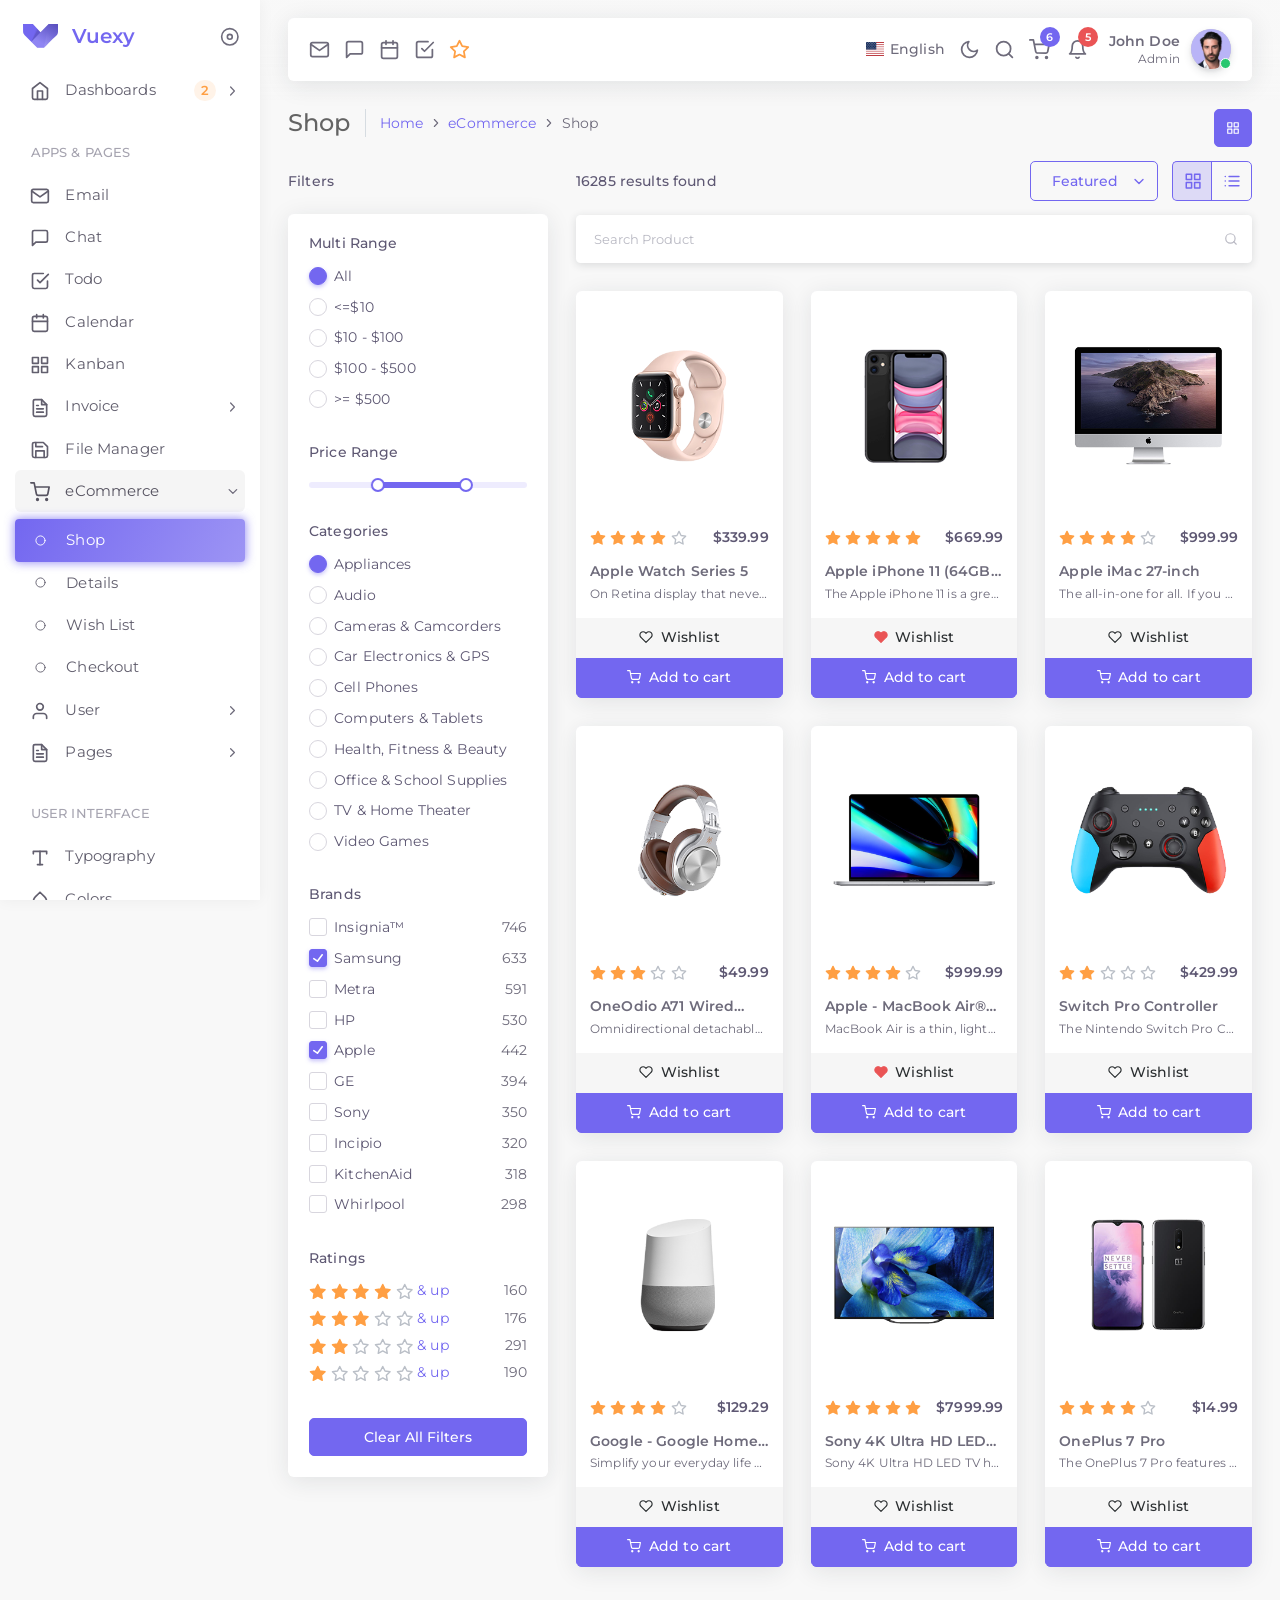
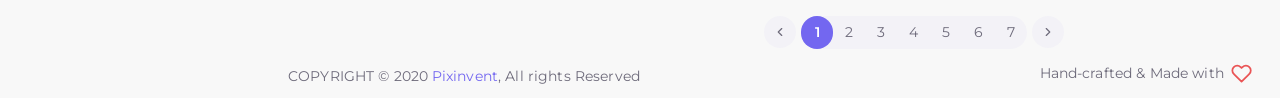
<file: admin/app-ecommerce-shop.html>
<!DOCTYPE html>
<html class="loading" lang="en" data-textdirection="ltr">
<!-- BEGIN: Head-->

<head>
    <meta http-equiv="Content-Type" content="text/html; charset=UTF-8">
    <meta http-equiv="X-UA-Compatible" content="IE=edge">
    <meta name="viewport" content="width=device-width, initial-scale=1.0, user-scalable=0, minimal-ui">
    <meta name="description" content="Vuexy admin is super flexible, powerful, clean &amp; modern responsive bootstrap 4 admin template with unlimited possibilities.">
    <meta name="keywords" content="admin template, Vuexy admin template, dashboard template, flat admin template, responsive admin template, web app">
    <meta name="author" content="PIXINVENT">
    <title>Shop - Vuexy - Bootstrap HTML admin template</title>
    <link rel="apple-touch-icon" href="app-assets/images/ico/apple-icon-120.png">
    <link rel="shortcut icon" type="image/x-icon" href="app-assets/images/ico/favicon.ico">
    <link href="https://fonts.googleapis.com/css2?family=Montserrat:ital,wght@0,300;0,400;0,500;0,600;1,400;1,500;1,600" rel="stylesheet">

    <!-- BEGIN: Vendor CSS-->
    <link rel="stylesheet" type="text/css" href="app-assets/vendors/css/vendors.min.css">
    <link rel="stylesheet" type="text/css" href="app-assets/vendors/css/extensions/nouislider.min.css">
    <link rel="stylesheet" type="text/css" href="app-assets/vendors/css/extensions/toastr.min.css">
    <!-- END: Vendor CSS-->

    <!-- BEGIN: Theme CSS-->
    <link rel="stylesheet" type="text/css" href="app-assets/css/bootstrap.css">
    <link rel="stylesheet" type="text/css" href="app-assets/css/bootstrap-extended.css">
    <link rel="stylesheet" type="text/css" href="app-assets/css/colors.css">
    <link rel="stylesheet" type="text/css" href="app-assets/css/components.css">
    <link rel="stylesheet" type="text/css" href="app-assets/css/themes/dark-layout.css">
    <link rel="stylesheet" type="text/css" href="app-assets/css/themes/bordered-layout.css">
    <link rel="stylesheet" type="text/css" href="app-assets/css/themes/semi-dark-layout.css">

    <!-- BEGIN: Page CSS-->
    <link rel="stylesheet" type="text/css" href="app-assets/css/core/menu/menu-types/vertical-menu.css">
    <link rel="stylesheet" type="text/css" href="app-assets/css/plugins/extensions/ext-component-sliders.css">
    <link rel="stylesheet" type="text/css" href="app-assets/css/pages/app-ecommerce.css">
    <link rel="stylesheet" type="text/css" href="app-assets/css/plugins/extensions/ext-component-toastr.css">
    <!-- END: Page CSS-->

    <!-- BEGIN: Custom CSS-->
    <link rel="stylesheet" type="text/css" href="assets/css/style.css">
    <!-- END: Custom CSS-->

</head>
<!-- END: Head-->

<!-- BEGIN: Body-->

<body class="vertical-layout vertical-menu-modern content-detached-left-sidebar navbar-floating footer-static  " data-open="click" data-menu="vertical-menu-modern" data-col="content-detached-left-sidebar">

    <!-- BEGIN: Header-->
    <nav class="header-navbar navbar navbar-expand-lg align-items-center floating-nav navbar-light navbar-shadow">
        <div class="navbar-container d-flex content">
            <div class="bookmark-wrapper d-flex align-items-center">
                <ul class="nav navbar-nav d-xl-none">
                    <li class="nav-item"><a class="nav-link menu-toggle" href="javascript:void(0);"><i class="ficon" data-feather="menu"></i></a></li>
                </ul>
                <ul class="nav navbar-nav bookmark-icons">
                    <li class="nav-item d-none d-lg-block"><a class="nav-link" href="app-email.html" data-toggle="tooltip" data-placement="top" title="Email"><i class="ficon" data-feather="mail"></i></a></li>
                    <li class="nav-item d-none d-lg-block"><a class="nav-link" href="app-chat.html" data-toggle="tooltip" data-placement="top" title="Chat"><i class="ficon" data-feather="message-square"></i></a></li>
                    <li class="nav-item d-none d-lg-block"><a class="nav-link" href="app-calendar.html" data-toggle="tooltip" data-placement="top" title="Calendar"><i class="ficon" data-feather="calendar"></i></a></li>
                    <li class="nav-item d-none d-lg-block"><a class="nav-link" href="app-todo.html" data-toggle="tooltip" data-placement="top" title="Todo"><i class="ficon" data-feather="check-square"></i></a></li>
                </ul>
                <ul class="nav navbar-nav">
                    <li class="nav-item d-none d-lg-block"><a class="nav-link bookmark-star"><i class="ficon text-warning" data-feather="star"></i></a>
                        <div class="bookmark-input search-input">
                            <div class="bookmark-input-icon"><i data-feather="search"></i></div>
                            <input class="form-control input" type="text" placeholder="Bookmark" tabindex="0" data-search="search">
                            <ul class="search-list search-list-bookmark"></ul>
                        </div>
                    </li>
                </ul>
            </div>
            <ul class="nav navbar-nav align-items-center ml-auto">
                <li class="nav-item dropdown dropdown-language"><a class="nav-link dropdown-toggle" id="dropdown-flag" href="javascript:void(0);" data-toggle="dropdown" aria-haspopup="true" aria-expanded="false"><i class="flag-icon flag-icon-us"></i><span class="selected-language">English</span></a>
                    <div class="dropdown-menu dropdown-menu-right" aria-labelledby="dropdown-flag"><a class="dropdown-item" href="javascript:void(0);" data-language="en"><i class="flag-icon flag-icon-us"></i> English</a><a class="dropdown-item" href="javascript:void(0);" data-language="fr"><i class="flag-icon flag-icon-fr"></i> French</a><a class="dropdown-item" href="javascript:void(0);" data-language="de"><i class="flag-icon flag-icon-de"></i> German</a><a class="dropdown-item" href="javascript:void(0);" data-language="pt"><i class="flag-icon flag-icon-pt"></i> Portuguese</a></div>
                </li>
                <li class="nav-item d-none d-lg-block"><a class="nav-link nav-link-style"><i class="ficon" data-feather="moon"></i></a></li>
                <li class="nav-item nav-search"><a class="nav-link nav-link-search"><i class="ficon" data-feather="search"></i></a>
                    <div class="search-input">
                        <div class="search-input-icon"><i data-feather="search"></i></div>
                        <input class="form-control input" type="text" placeholder="Explore Vuexy..." tabindex="-1" data-search="search">
                        <div class="search-input-close"><i data-feather="x"></i></div>
                        <ul class="search-list search-list-main"></ul>
                    </div>
                </li>
                <li class="nav-item dropdown dropdown-cart mr-25"><a class="nav-link" href="javascript:void(0);" data-toggle="dropdown"><i class="ficon" data-feather="shopping-cart"></i><span class="badge badge-pill badge-primary badge-up cart-item-count">6</span></a>
                    <ul class="dropdown-menu dropdown-menu-media dropdown-menu-right">
                        <li class="dropdown-menu-header">
                            <div class="dropdown-header d-flex">
                                <h4 class="notification-title mb-0 mr-auto">My Cart</h4>
                                <div class="badge badge-pill badge-light-primary">4 Items</div>
                            </div>
                        </li>
                        <li class="scrollable-container media-list">
                            <div class="media align-items-center"><img class="d-block rounded mr-1" src="app-assets/images/pages/eCommerce/1.png" alt="donuts" width="62">
                                <div class="media-body"><i class="ficon cart-item-remove" data-feather="x"></i>
                                    <div class="media-heading">
                                        <h6 class="cart-item-title"><a class="text-body" href="app-ecommerce-details.html"> Apple watch 5</a></h6><small class="cart-item-by">By Apple</small>
                                    </div>
                                    <div class="cart-item-qty">
                                        <div class="input-group">
                                            <input class="touchspin-cart" type="number" value="1">
                                        </div>
                                    </div>
                                    <h5 class="cart-item-price">$374.90</h5>
                                </div>
                            </div>
                            <div class="media align-items-center"><img class="d-block rounded mr-1" src="app-assets/images/pages/eCommerce/7.png" alt="donuts" width="62">
                                <div class="media-body"><i class="ficon cart-item-remove" data-feather="x"></i>
                                    <div class="media-heading">
                                        <h6 class="cart-item-title"><a class="text-body" href="app-ecommerce-details.html"> Google Home Mini</a></h6><small class="cart-item-by">By Google</small>
                                    </div>
                                    <div class="cart-item-qty">
                                        <div class="input-group">
                                            <input class="touchspin-cart" type="number" value="3">
                                        </div>
                                    </div>
                                    <h5 class="cart-item-price">$129.40</h5>
                                </div>
                            </div>
                            <div class="media align-items-center"><img class="d-block rounded mr-1" src="app-assets/images/pages/eCommerce/2.png" alt="donuts" width="62">
                                <div class="media-body"><i class="ficon cart-item-remove" data-feather="x"></i>
                                    <div class="media-heading">
                                        <h6 class="cart-item-title"><a class="text-body" href="app-ecommerce-details.html"> iPhone 11 Pro</a></h6><small class="cart-item-by">By Apple</small>
                                    </div>
                                    <div class="cart-item-qty">
                                        <div class="input-group">
                                            <input class="touchspin-cart" type="number" value="2">
                                        </div>
                                    </div>
                                    <h5 class="cart-item-price">$699.00</h5>
                                </div>
                            </div>
                            <div class="media align-items-center"><img class="d-block rounded mr-1" src="app-assets/images/pages/eCommerce/3.png" alt="donuts" width="62">
                                <div class="media-body"><i class="ficon cart-item-remove" data-feather="x"></i>
                                    <div class="media-heading">
                                        <h6 class="cart-item-title"><a class="text-body" href="app-ecommerce-details.html"> iMac Pro</a></h6><small class="cart-item-by">By Apple</small>
                                    </div>
                                    <div class="cart-item-qty">
                                        <div class="input-group">
                                            <input class="touchspin-cart" type="number" value="1">
                                        </div>
                                    </div>
                                    <h5 class="cart-item-price">$4,999.00</h5>
                                </div>
                            </div>
                            <div class="media align-items-center"><img class="d-block rounded mr-1" src="app-assets/images/pages/eCommerce/5.png" alt="donuts" width="62">
                                <div class="media-body"><i class="ficon cart-item-remove" data-feather="x"></i>
                                    <div class="media-heading">
                                        <h6 class="cart-item-title"><a class="text-body" href="app-ecommerce-details.html"> MacBook Pro</a></h6><small class="cart-item-by">By Apple</small>
                                    </div>
                                    <div class="cart-item-qty">
                                        <div class="input-group">
                                            <input class="touchspin-cart" type="number" value="1">
                                        </div>
                                    </div>
                                    <h5 class="cart-item-price">$2,999.00</h5>
                                </div>
                            </div>
                        </li>
                        <li class="dropdown-menu-footer">
                            <div class="d-flex justify-content-between mb-1">
                                <h6 class="font-weight-bolder mb-0">Total:</h6>
                                <h6 class="text-primary font-weight-bolder mb-0">$10,999.00</h6>
                            </div><a class="btn btn-primary btn-block" href="app-ecommerce-checkout.html">Checkout</a>
                        </li>
                    </ul>
                </li>
                <li class="nav-item dropdown dropdown-notification mr-25"><a class="nav-link" href="javascript:void(0);" data-toggle="dropdown"><i class="ficon" data-feather="bell"></i><span class="badge badge-pill badge-danger badge-up">5</span></a>
                    <ul class="dropdown-menu dropdown-menu-media dropdown-menu-right">
                        <li class="dropdown-menu-header">
                            <div class="dropdown-header d-flex">
                                <h4 class="notification-title mb-0 mr-auto">Notifications</h4>
                                <div class="badge badge-pill badge-light-primary">6 New</div>
                            </div>
                        </li>
                        <li class="scrollable-container media-list"><a class="d-flex" href="javascript:void(0)">
                                <div class="media d-flex align-items-start">
                                    <div class="media-left">
                                        <div class="avatar"><img src="app-assets/images/portrait/small/avatar-s-15.jpg" alt="avatar" width="32" height="32"></div>
                                    </div>
                                    <div class="media-body">
                                        <p class="media-heading"><span class="font-weight-bolder">Congratulation Sam 🎉</span>winner!</p><small class="notification-text"> Won the monthly best seller badge.</small>
                                    </div>
                                </div>
                            </a><a class="d-flex" href="javascript:void(0)">
                                <div class="media d-flex align-items-start">
                                    <div class="media-left">
                                        <div class="avatar"><img src="app-assets/images/portrait/small/avatar-s-3.jpg" alt="avatar" width="32" height="32"></div>
                                    </div>
                                    <div class="media-body">
                                        <p class="media-heading"><span class="font-weight-bolder">New message</span>&nbsp;received</p><small class="notification-text"> You have 10 unread messages</small>
                                    </div>
                                </div>
                            </a><a class="d-flex" href="javascript:void(0)">
                                <div class="media d-flex align-items-start">
                                    <div class="media-left">
                                        <div class="avatar bg-light-danger">
                                            <div class="avatar-content">MD</div>
                                        </div>
                                    </div>
                                    <div class="media-body">
                                        <p class="media-heading"><span class="font-weight-bolder">Revised Order 👋</span>&nbsp;checkout</p><small class="notification-text"> MD Inc. order updated</small>
                                    </div>
                                </div>
                            </a>
                            <div class="media d-flex align-items-center">
                                <h6 class="font-weight-bolder mr-auto mb-0">System Notifications</h6>
                                <div class="custom-control custom-control-primary custom-switch">
                                    <input class="custom-control-input" id="systemNotification" type="checkbox" checked="">
                                    <label class="custom-control-label" for="systemNotification"></label>
                                </div>
                            </div><a class="d-flex" href="javascript:void(0)">
                                <div class="media d-flex align-items-start">
                                    <div class="media-left">
                                        <div class="avatar bg-light-danger">
                                            <div class="avatar-content"><i class="avatar-icon" data-feather="x"></i></div>
                                        </div>
                                    </div>
                                    <div class="media-body">
                                        <p class="media-heading"><span class="font-weight-bolder">Server down</span>&nbsp;registered</p><small class="notification-text"> USA Server is down due to hight CPU usage</small>
                                    </div>
                                </div>
                            </a><a class="d-flex" href="javascript:void(0)">
                                <div class="media d-flex align-items-start">
                                    <div class="media-left">
                                        <div class="avatar bg-light-success">
                                            <div class="avatar-content"><i class="avatar-icon" data-feather="check"></i></div>
                                        </div>
                                    </div>
                                    <div class="media-body">
                                        <p class="media-heading"><span class="font-weight-bolder">Sales report</span>&nbsp;generated</p><small class="notification-text"> Last month sales report generated</small>
                                    </div>
                                </div>
                            </a><a class="d-flex" href="javascript:void(0)">
                                <div class="media d-flex align-items-start">
                                    <div class="media-left">
                                        <div class="avatar bg-light-warning">
                                            <div class="avatar-content"><i class="avatar-icon" data-feather="alert-triangle"></i></div>
                                        </div>
                                    </div>
                                    <div class="media-body">
                                        <p class="media-heading"><span class="font-weight-bolder">High memory</span>&nbsp;usage</p><small class="notification-text"> BLR Server using high memory</small>
                                    </div>
                                </div>
                            </a>
                        </li>
                        <li class="dropdown-menu-footer"><a class="btn btn-primary btn-block" href="javascript:void(0)">Read all notifications</a></li>
                    </ul>
                </li>
                <li class="nav-item dropdown dropdown-user"><a class="nav-link dropdown-toggle dropdown-user-link" id="dropdown-user" href="javascript:void(0);" data-toggle="dropdown" aria-haspopup="true" aria-expanded="false">
                        <div class="user-nav d-sm-flex d-none"><span class="user-name font-weight-bolder">John Doe</span><span class="user-status">Admin</span></div><span class="avatar"><img class="round" src="app-assets/images/portrait/small/avatar-s-11.jpg" alt="avatar" height="40" width="40"><span class="avatar-status-online"></span></span>
                    </a>
                    <div class="dropdown-menu dropdown-menu-right" aria-labelledby="dropdown-user"><a class="dropdown-item" href="page-profile.html"><i class="mr-50" data-feather="user"></i> Profile</a><a class="dropdown-item" href="app-email.html"><i class="mr-50" data-feather="mail"></i> Inbox</a><a class="dropdown-item" href="app-todo.html"><i class="mr-50" data-feather="check-square"></i> Task</a><a class="dropdown-item" href="app-chat.html"><i class="mr-50" data-feather="message-square"></i> Chats</a>
                        <div class="dropdown-divider"></div><a class="dropdown-item" href="page-account-settings.html"><i class="mr-50" data-feather="settings"></i> Settings</a><a class="dropdown-item" href="page-pricing.html"><i class="mr-50" data-feather="credit-card"></i> Pricing</a><a class="dropdown-item" href="page-faq.html"><i class="mr-50" data-feather="help-circle"></i> FAQ</a><a class="dropdown-item" href="page-auth-login-v2.html"><i class="mr-50" data-feather="power"></i> Logout</a>
                    </div>
                </li>
            </ul>
        </div>
    </nav>
    <ul class="main-search-list-defaultlist d-none">
        <li class="d-flex align-items-center"><a href="javascript:void(0);">
                <h6 class="section-label mt-75 mb-0">Files</h6>
            </a></li>
        <li class="auto-suggestion"><a class="d-flex align-items-center justify-content-between w-100" href="app-file-manager.html">
                <div class="d-flex">
                    <div class="mr-75"><img src="app-assets/images/icons/xls.png" alt="png" height="32"></div>
                    <div class="search-data">
                        <p class="search-data-title mb-0">Two new item submitted</p><small class="text-muted">Marketing Manager</small>
                    </div>
                </div><small class="search-data-size mr-50 text-muted">&apos;17kb</small>
            </a></li>
        <li class="auto-suggestion"><a class="d-flex align-items-center justify-content-between w-100" href="app-file-manager.html">
                <div class="d-flex">
                    <div class="mr-75"><img src="app-assets/images/icons/jpg.png" alt="png" height="32"></div>
                    <div class="search-data">
                        <p class="search-data-title mb-0">52 JPG file Generated</p><small class="text-muted">FontEnd Developer</small>
                    </div>
                </div><small class="search-data-size mr-50 text-muted">&apos;11kb</small>
            </a></li>
        <li class="auto-suggestion"><a class="d-flex align-items-center justify-content-between w-100" href="app-file-manager.html">
                <div class="d-flex">
                    <div class="mr-75"><img src="app-assets/images/icons/pdf.png" alt="png" height="32"></div>
                    <div class="search-data">
                        <p class="search-data-title mb-0">25 PDF File Uploaded</p><small class="text-muted">Digital Marketing Manager</small>
                    </div>
                </div><small class="search-data-size mr-50 text-muted">&apos;150kb</small>
            </a></li>
        <li class="auto-suggestion"><a class="d-flex align-items-center justify-content-between w-100" href="app-file-manager.html">
                <div class="d-flex">
                    <div class="mr-75"><img src="app-assets/images/icons/doc.png" alt="png" height="32"></div>
                    <div class="search-data">
                        <p class="search-data-title mb-0">Anna_Strong.doc</p><small class="text-muted">Web Designer</small>
                    </div>
                </div><small class="search-data-size mr-50 text-muted">&apos;256kb</small>
            </a></li>
        <li class="d-flex align-items-center"><a href="javascript:void(0);">
                <h6 class="section-label mt-75 mb-0">Members</h6>
            </a></li>
        <li class="auto-suggestion"><a class="d-flex align-items-center justify-content-between py-50 w-100" href="app-user-view.html">
                <div class="d-flex align-items-center">
                    <div class="avatar mr-75"><img src="app-assets/images/portrait/small/avatar-s-8.jpg" alt="png" height="32"></div>
                    <div class="search-data">
                        <p class="search-data-title mb-0">John Doe</p><small class="text-muted">UI designer</small>
                    </div>
                </div>
            </a></li>
        <li class="auto-suggestion"><a class="d-flex align-items-center justify-content-between py-50 w-100" href="app-user-view.html">
                <div class="d-flex align-items-center">
                    <div class="avatar mr-75"><img src="app-assets/images/portrait/small/avatar-s-1.jpg" alt="png" height="32"></div>
                    <div class="search-data">
                        <p class="search-data-title mb-0">Michal Clark</p><small class="text-muted">FontEnd Developer</small>
                    </div>
                </div>
            </a></li>
        <li class="auto-suggestion"><a class="d-flex align-items-center justify-content-between py-50 w-100" href="app-user-view.html">
                <div class="d-flex align-items-center">
                    <div class="avatar mr-75"><img src="app-assets/images/portrait/small/avatar-s-14.jpg" alt="png" height="32"></div>
                    <div class="search-data">
                        <p class="search-data-title mb-0">Milena Gibson</p><small class="text-muted">Digital Marketing Manager</small>
                    </div>
                </div>
            </a></li>
        <li class="auto-suggestion"><a class="d-flex align-items-center justify-content-between py-50 w-100" href="app-user-view.html">
                <div class="d-flex align-items-center">
                    <div class="avatar mr-75"><img src="app-assets/images/portrait/small/avatar-s-6.jpg" alt="png" height="32"></div>
                    <div class="search-data">
                        <p class="search-data-title mb-0">Anna Strong</p><small class="text-muted">Web Designer</small>
                    </div>
                </div>
            </a></li>
    </ul>
    <ul class="main-search-list-defaultlist-other-list d-none">
        <li class="auto-suggestion justify-content-between"><a class="d-flex align-items-center justify-content-between w-100 py-50">
                <div class="d-flex justify-content-start"><span class="mr-75" data-feather="alert-circle"></span><span>No results found.</span></div>
            </a></li>
    </ul>
    <!-- END: Header-->


    <!-- BEGIN: Main Menu-->
    <div class="main-menu menu-fixed menu-light menu-accordion menu-shadow" data-scroll-to-active="true">
        <div class="navbar-header">
            <ul class="nav navbar-nav flex-row">
                <li class="nav-item mr-auto"><a class="navbar-brand" href="html/ltr/vertical-menu-template/index.html"><span class="brand-logo">
                            <svg viewbox="0 0 139 95" version="1.1" xmlns="http://www.w3.org/2000/svg" xmlns:xlink="http://www.w3.org/1999/xlink" height="24">
                                <defs>
                                    <lineargradient id="linearGradient-1" x1="100%" y1="10.5120544%" x2="50%" y2="89.4879456%">
                                        <stop stop-color="#000000" offset="0%"></stop>
                                        <stop stop-color="#FFFFFF" offset="100%"></stop>
                                    </lineargradient>
                                    <lineargradient id="linearGradient-2" x1="64.0437835%" y1="46.3276743%" x2="37.373316%" y2="100%">
                                        <stop stop-color="#EEEEEE" stop-opacity="0" offset="0%"></stop>
                                        <stop stop-color="#FFFFFF" offset="100%"></stop>
                                    </lineargradient>
                                </defs>
                                <g id="Page-1" stroke="none" stroke-width="1" fill="none" fill-rule="evenodd">
                                    <g id="Artboard" transform="translate(-400.000000, -178.000000)">
                                        <g id="Group" transform="translate(400.000000, 178.000000)">
                                            <path class="text-primary" id="Path" d="M-5.68434189e-14,2.84217094e-14 L39.1816085,2.84217094e-14 L69.3453773,32.2519224 L101.428699,2.84217094e-14 L138.784583,2.84217094e-14 L138.784199,29.8015838 C137.958931,37.3510206 135.784352,42.5567762 132.260463,45.4188507 C128.736573,48.2809251 112.33867,64.5239941 83.0667527,94.1480575 L56.2750821,94.1480575 L6.71554594,44.4188507 C2.46876683,39.9813776 0.345377275,35.1089553 0.345377275,29.8015838 C0.345377275,24.4942122 0.230251516,14.560351 -5.68434189e-14,2.84217094e-14 Z" style="fill:currentColor"></path>
                                            <path id="Path1" d="M69.3453773,32.2519224 L101.428699,1.42108547e-14 L138.784583,1.42108547e-14 L138.784199,29.8015838 C137.958931,37.3510206 135.784352,42.5567762 132.260463,45.4188507 C128.736573,48.2809251 112.33867,64.5239941 83.0667527,94.1480575 L56.2750821,94.1480575 L32.8435758,70.5039241 L69.3453773,32.2519224 Z" fill="url(#linearGradient-1)" opacity="0.2"></path>
                                            <polygon id="Path-2" fill="#000000" opacity="0.049999997" points="69.3922914 32.4202615 32.8435758 70.5039241 54.0490008 16.1851325"></polygon>
                                            <polygon id="Path-21" fill="#000000" opacity="0.099999994" points="69.3922914 32.4202615 32.8435758 70.5039241 58.3683556 20.7402338"></polygon>
                                            <polygon id="Path-3" fill="url(#linearGradient-2)" opacity="0.099999994" points="101.428699 0 83.0667527 94.1480575 130.378721 47.0740288"></polygon>
                                        </g>
                                    </g>
                                </g>
                            </svg></span>
                        <h2 class="brand-text">Vuexy</h2>
                    </a></li>
                <li class="nav-item nav-toggle"><a class="nav-link modern-nav-toggle pr-0" data-toggle="collapse"><i class="d-block d-xl-none text-primary toggle-icon font-medium-4" data-feather="x"></i><i class="d-none d-xl-block collapse-toggle-icon font-medium-4  text-primary" data-feather="disc" data-ticon="disc"></i></a></li>
            </ul>
        </div>
        <div class="shadow-bottom"></div>
        <div class="main-menu-content">
            <ul class="navigation navigation-main" id="main-menu-navigation" data-menu="menu-navigation">
                <li class=" nav-item"><a class="d-flex align-items-center" href="index.html"><i data-feather="home"></i><span class="menu-title text-truncate" data-i18n="Dashboards">Dashboards</span><span class="badge badge-light-warning badge-pill ml-auto mr-1">2</span></a>
                    <ul class="menu-content">
                        <li><a class="d-flex align-items-center" href="dashboard-analytics.html"><i data-feather="circle"></i><span class="menu-item text-truncate" data-i18n="Analytics">Analytics</span></a>
                        </li>
                        <li><a class="d-flex align-items-center" href="dashboard-ecommerce.html"><i data-feather="circle"></i><span class="menu-item text-truncate" data-i18n="eCommerce">eCommerce</span></a>
                        </li>
                    </ul>
                </li>
                <li class=" navigation-header"><span data-i18n="Apps &amp; Pages">Apps &amp; Pages</span><i data-feather="more-horizontal"></i>
                </li>
                <li class=" nav-item"><a class="d-flex align-items-center" href="app-email.html"><i data-feather="mail"></i><span class="menu-title text-truncate" data-i18n="Email">Email</span></a>
                </li>
                <li class=" nav-item"><a class="d-flex align-items-center" href="app-chat.html"><i data-feather="message-square"></i><span class="menu-title text-truncate" data-i18n="Chat">Chat</span></a>
                </li>
                <li class=" nav-item"><a class="d-flex align-items-center" href="app-todo.html"><i data-feather="check-square"></i><span class="menu-title text-truncate" data-i18n="Todo">Todo</span></a>
                </li>
                <li class=" nav-item"><a class="d-flex align-items-center" href="app-calendar.html"><i data-feather="calendar"></i><span class="menu-title text-truncate" data-i18n="Calendar">Calendar</span></a>
                </li>
                <li class=" nav-item"><a class="d-flex align-items-center" href="app-kanban.html"><i data-feather="grid"></i><span class="menu-title text-truncate" data-i18n="Kanban">Kanban</span></a>
                </li>
                <li class=" nav-item"><a class="d-flex align-items-center" href="#"><i data-feather="file-text"></i><span class="menu-title text-truncate" data-i18n="Invoice">Invoice</span></a>
                    <ul class="menu-content">
                        <li><a class="d-flex align-items-center" href="app-invoice-list.html"><i data-feather="circle"></i><span class="menu-item text-truncate" data-i18n="List">List</span></a>
                        </li>
                        <li><a class="d-flex align-items-center" href="app-invoice-preview.html"><i data-feather="circle"></i><span class="menu-item text-truncate" data-i18n="Preview">Preview</span></a>
                        </li>
                        <li><a class="d-flex align-items-center" href="app-invoice-edit.html"><i data-feather="circle"></i><span class="menu-item text-truncate" data-i18n="Edit">Edit</span></a>
                        </li>
                        <li><a class="d-flex align-items-center" href="app-invoice-add.html"><i data-feather="circle"></i><span class="menu-item text-truncate" data-i18n="Add">Add</span></a>
                        </li>
                    </ul>
                </li>
                <li class=" nav-item"><a class="d-flex align-items-center" href="app-file-manager.html"><i data-feather="save"></i><span class="menu-title text-truncate" data-i18n="File Manager">File Manager</span></a>
                </li>
                <li class=" nav-item"><a class="d-flex align-items-center" href="#"><i data-feather="shopping-cart"></i><span class="menu-title text-truncate" data-i18n="eCommerce">eCommerce</span></a>
                    <ul class="menu-content">
                        <li class="active"><a class="d-flex align-items-center" href="app-ecommerce-shop.html"><i data-feather="circle"></i><span class="menu-item text-truncate" data-i18n="Shop">Shop</span></a>
                        </li>
                        <li><a class="d-flex align-items-center" href="app-ecommerce-details.html"><i data-feather="circle"></i><span class="menu-item text-truncate" data-i18n="Details">Details</span></a>
                        </li>
                        <li><a class="d-flex align-items-center" href="app-ecommerce-wishlist.html"><i data-feather="circle"></i><span class="menu-item text-truncate" data-i18n="Wish List">Wish List</span></a>
                        </li>
                        <li><a class="d-flex align-items-center" href="app-ecommerce-checkout.html"><i data-feather="circle"></i><span class="menu-item text-truncate" data-i18n="Checkout">Checkout</span></a>
                        </li>
                    </ul>
                </li>
                <li class=" nav-item"><a class="d-flex align-items-center" href="#"><i data-feather="user"></i><span class="menu-title text-truncate" data-i18n="User">User</span></a>
                    <ul class="menu-content">
                        <li><a class="d-flex align-items-center" href="app-user-list.html"><i data-feather="circle"></i><span class="menu-item text-truncate" data-i18n="List">List</span></a>
                        </li>
                        <li><a class="d-flex align-items-center" href="app-user-view.html"><i data-feather="circle"></i><span class="menu-item text-truncate" data-i18n="View">View</span></a>
                        </li>
                        <li><a class="d-flex align-items-center" href="app-user-edit.html"><i data-feather="circle"></i><span class="menu-item text-truncate" data-i18n="Edit">Edit</span></a>
                        </li>
                    </ul>
                </li>
                <li class=" nav-item"><a class="d-flex align-items-center" href="#"><i data-feather="file-text"></i><span class="menu-title text-truncate" data-i18n="Pages">Pages</span></a>
                    <ul class="menu-content">
                        <li><a class="d-flex align-items-center" href="#"><i data-feather="circle"></i><span class="menu-item text-truncate" data-i18n="Authentication">Authentication</span></a>
                            <ul class="menu-content">
                                <li><a class="d-flex align-items-center" href="page-auth-login-v1.html" target="_blank"><span class="menu-item text-truncate" data-i18n="LoginV1">Login v1</span></a>
                                </li>
                                <li><a class="d-flex align-items-center" href="page-auth-login-v2.html" target="_blank"><span class="menu-item text-truncate" data-i18n="LoginV2">Login v2</span></a>
                                </li>
                                <li><a class="d-flex align-items-center" href="page-auth-register-v1.html" target="_blank"><span class="menu-item text-truncate" data-i18n="RegisterV1">Register v1</span></a>
                                </li>
                                <li><a class="d-flex align-items-center" href="page-auth-register-v2.html" target="_blank"><span class="menu-item text-truncate" data-i18n="RegisterV2">Register v2</span></a>
                                </li>
                                <li><a class="d-flex align-items-center" href="page-auth-forgot-password-v1.html" target="_blank"><span class="menu-item text-truncate" data-i18n="ForgotPasswordV1">Forgot Password v1</span></a>
                                </li>
                                <li><a class="d-flex align-items-center" href="page-auth-forgot-password-v2.html" target="_blank"><span class="menu-item text-truncate" data-i18n="ForgotPasswordV2">Forgot Password v2</span></a>
                                </li>
                                <li><a class="d-flex align-items-center" href="page-auth-reset-password-v1.html" target="_blank"><span class="menu-item text-truncate" data-i18n="ResetPasswordV1">Reset Password v1</span></a>
                                </li>
                                <li><a class="d-flex align-items-center" href="page-auth-reset-password-v2.html" target="_blank"><span class="menu-item text-truncate" data-i18n="ResetPasswordV2">Reset Password v2</span></a>
                                </li>
                            </ul>
                        </li>
                        <li><a class="d-flex align-items-center" href="page-account-settings.html"><i data-feather="circle"></i><span class="menu-item text-truncate" data-i18n="Account Settings">Account Settings</span></a>
                        </li>
                        <li><a class="d-flex align-items-center" href="page-profile.html"><i data-feather="circle"></i><span class="menu-item text-truncate" data-i18n="Profile">Profile</span></a>
                        </li>
                        <li><a class="d-flex align-items-center" href="page-faq.html"><i data-feather="circle"></i><span class="menu-item text-truncate" data-i18n="FAQ">FAQ</span></a>
                        </li>
                        <li><a class="d-flex align-items-center" href="page-knowledge-base.html"><i data-feather="circle"></i><span class="menu-item text-truncate" data-i18n="Knowledge Base">Knowledge Base</span></a>
                        </li>
                        <li><a class="d-flex align-items-center" href="page-pricing.html"><i data-feather="circle"></i><span class="menu-item text-truncate" data-i18n="Pricing">Pricing</span></a>
                        </li>
                        <li><a class="d-flex align-items-center" href="#"><i data-feather="circle"></i><span class="menu-item text-truncate" data-i18n="Blog">Blog</span></a>
                            <ul class="menu-content">
                                <li><a class="d-flex align-items-center" href="page-blog-list.html"><span class="menu-item text-truncate" data-i18n="List">List</span></a>
                                </li>
                                <li><a class="d-flex align-items-center" href="page-blog-detail.html"><span class="menu-item text-truncate" data-i18n="Detail">Detail</span></a>
                                </li>
                                <li><a class="d-flex align-items-center" href="page-blog-edit.html"><span class="menu-item text-truncate" data-i18n="Edit">Edit</span></a>
                                </li>
                            </ul>
                        </li>
                        <li><a class="d-flex align-items-center" href="#"><i data-feather="circle"></i><span class="menu-item text-truncate" data-i18n="Mail Template">Mail Template</span></a>
                            <ul class="menu-content">
                                <li><a class="d-flex align-items-center" href="https://pixinvent.com/demo/vuexy-mail-template/mail-welcome.html" target="_blank"><span class="menu-item text-truncate" data-i18n="Welcome">Welcome</span></a>
                                </li>
                                <li><a class="d-flex align-items-center" href="https://pixinvent.com/demo/vuexy-mail-template/mail-reset-password.html" target="_blank"><span class="menu-item text-truncate" data-i18n="Reset Password">Reset Password</span></a>
                                </li>
                                <li><a class="d-flex align-items-center" href="https://pixinvent.com/demo/vuexy-mail-template/mail-verify-email.html" target="_blank"><span class="menu-item text-truncate" data-i18n="Verify Email">Verify Email</span></a>
                                </li>
                                <li><a class="d-flex align-items-center" href="https://pixinvent.com/demo/vuexy-mail-template/mail-deactivate-account.html" target="_blank"><span class="menu-item text-truncate" data-i18n="Deactivate Account">Deactivate Account</span></a>
                                </li>
                                <li><a class="d-flex align-items-center" href="https://pixinvent.com/demo/vuexy-mail-template/mail-invoice.html" target="_blank"><span class="menu-item text-truncate" data-i18n="Invoice">Invoice</span></a>
                                </li>
                                <li><a class="d-flex align-items-center" href="https://pixinvent.com/demo/vuexy-mail-template/mail-promotional.html" target="_blank"><span class="menu-item text-truncate" data-i18n="Promotional">Promotional</span></a>
                                </li>
                            </ul>
                        </li>
                        <li><a class="d-flex align-items-center" href="#"><i data-feather="circle"></i><span class="menu-item text-truncate" data-i18n="Miscellaneous">Miscellaneous</span></a>
                            <ul class="menu-content">
                                <li><a class="d-flex align-items-center" href="page-misc-coming-soon.html" target="_blank"><span class="menu-item text-truncate" data-i18n="Coming Soon">Coming Soon</span></a>
                                </li>
                                <li><a class="d-flex align-items-center" href="page-misc-not-authorized.html" target="_blank"><span class="menu-item text-truncate" data-i18n="Not Authorized">Not Authorized</span></a>
                                </li>
                                <li><a class="d-flex align-items-center" href="page-misc-under-maintenance.html" target="_blank"><span class="menu-item text-truncate" data-i18n="Maintenance">Maintenance</span></a>
                                </li>
                                <li><a class="d-flex align-items-center" href="page-misc-error.html" target="_blank"><span class="menu-item text-truncate" data-i18n="Error">Error</span></a>
                                </li>
                            </ul>
                        </li>
                    </ul>
                </li>
                <li class=" navigation-header"><span data-i18n="User Interface">User Interface</span><i data-feather="more-horizontal"></i>
                </li>
                <li class=" nav-item"><a class="d-flex align-items-center" href="ui-typography.html"><i data-feather="type"></i><span class="menu-title text-truncate" data-i18n="Typography">Typography</span></a>
                </li>
                <li class=" nav-item"><a class="d-flex align-items-center" href="ui-colors.html"><i data-feather="droplet"></i><span class="menu-title text-truncate" data-i18n="Colors">Colors</span></a>
                </li>
                <li class=" nav-item"><a class="d-flex align-items-center" href="ui-feather.html"><i data-feather="eye"></i><span class="menu-title text-truncate" data-i18n="Feather">Feather</span></a>
                </li>
                <li class=" nav-item"><a class="d-flex align-items-center" href="#"><i data-feather="credit-card"></i><span class="menu-title text-truncate" data-i18n="Card">Card</span><span class="badge badge-light-success badge-pill ml-auto mr-1">New</span></a>
                    <ul class="menu-content">
                        <li><a class="d-flex align-items-center" href="card-basic.html"><i data-feather="circle"></i><span class="menu-item text-truncate" data-i18n="Basic">Basic</span></a>
                        </li>
                        <li><a class="d-flex align-items-center" href="card-advance.html"><i data-feather="circle"></i><span class="menu-item text-truncate" data-i18n="Advance">Advance</span></a>
                        </li>
                        <li><a class="d-flex align-items-center" href="card-statistics.html"><i data-feather="circle"></i><span class="menu-item text-truncate" data-i18n="Statistics">Statistics</span></a>
                        </li>
                        <li><a class="d-flex align-items-center" href="card-analytics.html"><i data-feather="circle"></i><span class="menu-item text-truncate" data-i18n="Analytics">Analytics</span></a>
                        </li>
                        <li><a class="d-flex align-items-center" href="card-actions.html"><i data-feather="circle"></i><span class="menu-item text-truncate" data-i18n="Card Actions">Card Actions</span></a>
                        </li>
                    </ul>
                </li>
                <li class=" nav-item"><a class="d-flex align-items-center" href="#"><i data-feather="briefcase"></i><span class="menu-title text-truncate" data-i18n="Components">Components</span></a>
                    <ul class="menu-content">
                        <li><a class="d-flex align-items-center" href="component-alerts.html"><i data-feather="circle"></i><span class="menu-item text-truncate" data-i18n="Alerts">Alerts</span></a>
                        </li>
                        <li><a class="d-flex align-items-center" href="component-avatar.html"><i data-feather="circle"></i><span class="menu-item text-truncate" data-i18n="Avatar">Avatar</span></a>
                        </li>
                        <li><a class="d-flex align-items-center" href="component-badges.html"><i data-feather="circle"></i><span class="menu-item text-truncate" data-i18n="Badges">Badges</span></a>
                        </li>
                        <li><a class="d-flex align-items-center" href="component-breadcrumbs.html"><i data-feather="circle"></i><span class="menu-item text-truncate" data-i18n="Breadcrumbs">Breadcrumbs</span></a>
                        </li>
                        <li><a class="d-flex align-items-center" href="component-buttons.html"><i data-feather="circle"></i><span class="menu-item text-truncate" data-i18n="Buttons">Buttons</span></a>
                        </li>
                        <li><a class="d-flex align-items-center" href="component-carousel.html"><i data-feather="circle"></i><span class="menu-item text-truncate" data-i18n="Carousel">Carousel</span></a>
                        </li>
                        <li><a class="d-flex align-items-center" href="component-collapse.html"><i data-feather="circle"></i><span class="menu-item text-truncate" data-i18n="Collapse">Collapse</span></a>
                        </li>
                        <li><a class="d-flex align-items-center" href="component-divider.html"><i data-feather="circle"></i><span class="menu-item text-truncate" data-i18n="Divider">Divider</span></a>
                        </li>
                        <li><a class="d-flex align-items-center" href="component-dropdowns.html"><i data-feather="circle"></i><span class="menu-item text-truncate" data-i18n="Dropdowns">Dropdowns</span></a>
                        </li>
                        <li><a class="d-flex align-items-center" href="component-list-group.html"><i data-feather="circle"></i><span class="menu-item text-truncate" data-i18n="List Group">List Group</span></a>
                        </li>
                        <li><a class="d-flex align-items-center" href="component-media-objects.html"><i data-feather="circle"></i><span class="menu-item">Media Objects</span></a>
                        </li>
                        <li><a class="d-flex align-items-center" href="component-modals.html"><i data-feather="circle"></i><span class="menu-item text-truncate" data-i18n="Modals">Modals</span></a>
                        </li>
                        <li><a class="d-flex align-items-center" href="component-navs-component.html"><i data-feather="circle"></i><span class="menu-item text-truncate" data-i18n="Navs Component">Navs Component</span></a>
                        </li>
                        <li><a class="d-flex align-items-center" href="component-pagination.html"><i data-feather="circle"></i><span class="menu-item text-truncate" data-i18n="Pagination">Pagination</span></a>
                        </li>
                        <li><a class="d-flex align-items-center" href="component-pill-badges.html"><i data-feather="circle"></i><span class="menu-item text-truncate" data-i18n="Pill Badges">Pill Badges</span></a>
                        </li>
                        <li><a class="d-flex align-items-center" href="component-pills-component.html"><i data-feather="circle"></i><span class="menu-item text-truncate" data-i18n="Pills Component">Pills Component</span></a>
                        </li>
                        <li><a class="d-flex align-items-center" href="component-popovers.html"><i data-feather="circle"></i><span class="menu-item text-truncate" data-i18n="Popovers">Popovers</span></a>
                        </li>
                        <li><a class="d-flex align-items-center" href="component-progress.html"><i data-feather="circle"></i><span class="menu-item text-truncate" data-i18n="Progress">Progress</span></a>
                        </li>
                        <li><a class="d-flex align-items-center" href="component-spinner.html"><i data-feather="circle"></i><span class="menu-item text-truncate" data-i18n="Spinner">Spinner</span></a>
                        </li>
                        <li><a class="d-flex align-items-center" href="component-tabs-component.html"><i data-feather="circle"></i><span class="menu-item text-truncate" data-i18n="Tabs Component">Tabs Component</span></a>
                        </li>
                        <li><a class="d-flex align-items-center" href="component-timeline.html"><i data-feather="circle"></i><span class="menu-item text-truncate" data-i18n="Timeline">Timeline</span></a>
                        </li>
                        <li><a class="d-flex align-items-center" href="component-bs-toast.html"><i data-feather="circle"></i><span class="menu-item text-truncate" data-i18n="Toasts">Toasts</span></a>
                        </li>
                        <li><a class="d-flex align-items-center" href="component-tooltips.html"><i data-feather="circle"></i><span class="menu-item text-truncate" data-i18n="Tooltips">Tooltips</span></a>
                        </li>
                    </ul>
                </li>
                <li class=" nav-item"><a class="d-flex align-items-center" href="#"><i data-feather="box"></i><span class="menu-title text-truncate" data-i18n="Extensions">Extensions</span></a>
                    <ul class="menu-content">
                        <li><a class="d-flex align-items-center" href="ext-component-sweet-alerts.html"><i data-feather="circle"></i><span class="menu-item text-truncate" data-i18n="Sweet Alert">Sweet Alert</span></a>
                        </li>
                        <li><a class="d-flex align-items-center" href="ext-component-blockui.html"><i data-feather="circle"></i><span class="menu-item text-truncate" data-i18n="Block UI">BlockUI</span></a>
                        </li>
                        <li><a class="d-flex align-items-center" href="ext-component-toastr.html"><i data-feather="circle"></i><span class="menu-item text-truncate" data-i18n="Toastr">Toastr</span></a>
                        </li>
                        <li><a class="d-flex align-items-center" href="ext-component-sliders.html"><i data-feather="circle"></i><span class="menu-item text-truncate" data-i18n="Sliders">Sliders</span></a>
                        </li>
                        <li><a class="d-flex align-items-center" href="ext-component-drag-drop.html"><i data-feather="circle"></i><span class="menu-item text-truncate" data-i18n="Drag &amp; Drop">Drag &amp; Drop</span></a>
                        </li>
                        <li><a class="d-flex align-items-center" href="ext-component-tour.html"><i data-feather="circle"></i><span class="menu-item text-truncate" data-i18n="Tour">Tour</span></a>
                        </li>
                        <li><a class="d-flex align-items-center" href="ext-component-clipboard.html"><i data-feather="circle"></i><span class="menu-item text-truncate" data-i18n="Clipboard">Clipboard</span></a>
                        </li>
                        <li><a class="d-flex align-items-center" href="ext-component-media-player.html"><i data-feather="circle"></i><span class="menu-item text-truncate" data-i18n="Media player">Media Player</span></a>
                        </li>
                        <li><a class="d-flex align-items-center" href="ext-component-context-menu.html"><i data-feather="circle"></i><span class="menu-item text-truncate" data-i18n="Context Menu">Context Menu</span></a>
                        </li>
                        <li><a class="d-flex align-items-center" href="ext-component-swiper.html"><i data-feather="circle"></i><span class="menu-item text-truncate" data-i18n="swiper">Swiper</span></a>
                        </li>
                        <li><a class="d-flex align-items-center" href="ext-component-tree.html"><i data-feather="circle"></i><span class="menu-item text-truncate" data-i18n="Tree">Tree</span></a>
                        </li>
                        <li><a class="d-flex align-items-center" href="ext-component-ratings.html"><i data-feather="circle"></i><span class="menu-item text-truncate" data-i18n="Ratings">Ratings</span></a>
                        </li>
                        <li><a class="d-flex align-items-center" href="ext-component-i18n.html"><i data-feather="circle"></i><span class="menu-item text-truncate" data-i18n="l18n">l18n</span></a>
                        </li>
                    </ul>
                </li>
                <li class=" nav-item"><a class="d-flex align-items-center" href="#"><i data-feather="layout"></i><span class="menu-title text-truncate" data-i18n="Page Layouts">Page Layouts</span></a>
                    <ul class="menu-content">
                        <li><a class="d-flex align-items-center" href="layout-collapsed-menu.html"><i data-feather="circle"></i><span class="menu-item text-truncate" data-i18n="Collapsed Menu">Collapsed Menu</span></a>
                        </li>
                        <li><a class="d-flex align-items-center" href="layout-boxed.html"><i data-feather="circle"></i><span class="menu-item text-truncate" data-i18n="Layout Boxed">Layout Boxed</span></a>
                        </li>
                        <li><a class="d-flex align-items-center" href="layout-without-menu.html"><i data-feather="circle"></i><span class="menu-item text-truncate" data-i18n="Without Menu">Without Menu</span></a>
                        </li>
                        <li><a class="d-flex align-items-center" href="layout-empty.html"><i data-feather="circle"></i><span class="menu-item text-truncate" data-i18n="Layout Empty">Layout Empty</span></a>
                        </li>
                        <li><a class="d-flex align-items-center" href="layout-blank.html"><i data-feather="circle"></i><span class="menu-item text-truncate" data-i18n="Layout Blank">Layout Blank</span></a>
                        </li>
                    </ul>
                </li>
                <li class=" navigation-header"><span data-i18n="Forms &amp; Tables">Forms &amp; Tables</span><i data-feather="more-horizontal"></i>
                </li>
                <li class=" nav-item"><a class="d-flex align-items-center" href="#"><i data-feather="copy"></i><span class="menu-title text-truncate" data-i18n="Form Elements">Form Elements</span></a>
                    <ul class="menu-content">
                        <li><a class="d-flex align-items-center" href="form-input.html"><i data-feather="circle"></i><span class="menu-item text-truncate" data-i18n="Input">Input</span></a>
                        </li>
                        <li><a class="d-flex align-items-center" href="form-input-groups.html"><i data-feather="circle"></i><span class="menu-item text-truncate" data-i18n="Input Groups">Input Groups</span></a>
                        </li>
                        <li><a class="d-flex align-items-center" href="form-input-mask.html"><i data-feather="circle"></i><span class="menu-item text-truncate" data-i18n="Input Mask">Input Mask</span></a>
                        </li>
                        <li><a class="d-flex align-items-center" href="form-textarea.html"><i data-feather="circle"></i><span class="menu-item text-truncate" data-i18n="Textarea">Textarea</span></a>
                        </li>
                        <li><a class="d-flex align-items-center" href="form-checkbox.html"><i data-feather="circle"></i><span class="menu-item text-truncate" data-i18n="Checkbox">Checkbox</span></a>
                        </li>
                        <li><a class="d-flex align-items-center" href="form-radio.html"><i data-feather="circle"></i><span class="menu-item text-truncate" data-i18n="Radio">Radio</span></a>
                        </li>
                        <li><a class="d-flex align-items-center" href="form-switch.html"><i data-feather="circle"></i><span class="menu-item text-truncate" data-i18n="Switch">Switch</span></a>
                        </li>
                        <li><a class="d-flex align-items-center" href="form-select.html"><i data-feather="circle"></i><span class="menu-item text-truncate" data-i18n="Select">Select</span></a>
                        </li>
                        <li><a class="d-flex align-items-center" href="form-number-input.html"><i data-feather="circle"></i><span class="menu-item text-truncate" data-i18n="Number Input">Number Input</span></a>
                        </li>
                        <li><a class="d-flex align-items-center" href="form-file-uploader.html"><i data-feather="circle"></i><span class="menu-item text-truncate" data-i18n="File Uploader">File Uploader</span></a>
                        </li>
                        <li><a class="d-flex align-items-center" href="form-quill-editor.html"><i data-feather="circle"></i><span class="menu-item text-truncate" data-i18n="Quill Editor">Quill Editor</span></a>
                        </li>
                        <li><a class="d-flex align-items-center" href="form-date-time-picker.html"><i data-feather="circle"></i><span class="menu-item text-truncate" data-i18n="Date &amp; Time Picker">Date &amp; Time Picker</span></a>
                        </li>
                    </ul>
                </li>
                <li class=" nav-item"><a class="d-flex align-items-center" href="form-layout.html"><i data-feather="box"></i><span class="menu-title text-truncate" data-i18n="Form Layout">Form Layout</span></a>
                </li>
                <li class=" nav-item"><a class="d-flex align-items-center" href="form-wizard.html"><i data-feather="package"></i><span class="menu-title text-truncate" data-i18n="Form Wizard">Form Wizard</span></a>
                </li>
                <li class=" nav-item"><a class="d-flex align-items-center" href="form-validation.html"><i data-feather="check-circle"></i><span class="menu-title text-truncate" data-i18n="Form Validation">Form Validation</span></a>
                </li>
                <li class=" nav-item"><a class="d-flex align-items-center" href="form-repeater.html"><i data-feather="rotate-cw"></i><span class="menu-title text-truncate" data-i18n="Form Repeater">Form Repeater</span></a>
                </li>
                <li class=" nav-item"><a class="d-flex align-items-center" href="table-bootstrap.html"><i data-feather="server"></i><span class="menu-title text-truncate" data-i18n="Table">Table</span></a>
                </li>
                <li class=" nav-item"><a class="d-flex align-items-center" href="#"><i data-feather="grid"></i><span class="menu-title text-truncate" data-i18n="Datatable">Datatable</span></a>
                    <ul class="menu-content">
                        <li><a class="d-flex align-items-center" href="table-datatable-basic.html"><i data-feather="circle"></i><span class="menu-item text-truncate" data-i18n="Basic">Basic</span></a>
                        </li>
                        <li><a class="d-flex align-items-center" href="table-datatable-advanced.html"><i data-feather="circle"></i><span class="menu-item text-truncate" data-i18n="Advanced">Advanced</span></a>
                        </li>
                    </ul>
                </li>
                <li class=" nav-item"><a class="d-flex align-items-center" href="table-ag-grid.html"><i data-feather="grid"></i><span class="menu-title text-truncate" data-i18n="ag-grid">agGrid Table</span></a>
                </li>
                <li class=" navigation-header"><span data-i18n="Charts &amp; Maps">Charts &amp; Maps</span><i data-feather="more-horizontal"></i>
                </li>
                <li class=" nav-item"><a class="d-flex align-items-center" href="#"><i data-feather="pie-chart"></i><span class="menu-title text-truncate" data-i18n="Charts">Charts</span><span class="badge badge-light-danger badge-pill ml-auto mr-2">2</span></a>
                    <ul class="menu-content">
                        <li><a class="d-flex align-items-center" href="chart-apex.html"><i data-feather="circle"></i><span class="menu-item text-truncate" data-i18n="Apex">Apex</span></a>
                        </li>
                        <li><a class="d-flex align-items-center" href="chart-chartjs.html"><i data-feather="circle"></i><span class="menu-item text-truncate" data-i18n="Chartjs">Chartjs</span></a>
                        </li>
                    </ul>
                </li>
                <li class=" nav-item"><a class="d-flex align-items-center" href="maps-leaflet.html"><i data-feather="map"></i><span class="menu-title text-truncate" data-i18n="Leaflet Maps">Leaflet Maps</span></a>
                </li>
                <li class=" navigation-header"><span data-i18n="Misc">Misc</span><i data-feather="more-horizontal"></i>
                </li>
                <li class=" nav-item"><a class="d-flex align-items-center" href="#"><i data-feather="menu"></i><span class="menu-title text-truncate" data-i18n="Menu Levels">Menu Levels</span></a>
                    <ul class="menu-content">
                        <li><a class="d-flex align-items-center" href="#"><i data-feather="circle"></i><span class="menu-item text-truncate" data-i18n="Second Level">Second Level 2.1</span></a>
                        </li>
                        <li><a class="d-flex align-items-center" href="#"><i data-feather="circle"></i><span class="menu-item text-truncate" data-i18n="Second Level">Second Level 2.2</span></a>
                            <ul class="menu-content">
                                <li><a class="d-flex align-items-center" href="#"><span class="menu-item text-truncate" data-i18n="Third Level">Third Level 3.1</span></a>
                                </li>
                                <li><a class="d-flex align-items-center" href="#"><span class="menu-item text-truncate" data-i18n="Third Level">Third Level 3.2</span></a>
                                </li>
                            </ul>
                        </li>
                    </ul>
                </li>
                <li class="disabled nav-item"><a class="d-flex align-items-center" href="#"><i data-feather="eye-off"></i><span class="menu-title text-truncate" data-i18n="Disabled Menu">Disabled Menu</span></a>
                </li>
                <li class=" nav-item"><a class="d-flex align-items-center" href="https://pixinvent.com/demo/vuexy-html-bootstrap-admin-template/documentation"><i data-feather="folder"></i><span class="menu-title text-truncate" data-i18n="Documentation">Documentation</span></a>
                </li>
                <li class=" nav-item"><a class="d-flex align-items-center" href="https://pixinvent.ticksy.com/"><i data-feather="life-buoy"></i><span class="menu-title text-truncate" data-i18n="Raise Support">Raise Support</span></a>
                </li>
            </ul>
        </div>
    </div>
    <!-- END: Main Menu-->

    <!-- BEGIN: Content-->
    <div class="app-content content ecommerce-application">
        <div class="content-overlay"></div>
        <div class="header-navbar-shadow"></div>
        <div class="content-wrapper">
            <div class="content-header row">
                <div class="content-header-left col-md-9 col-12 mb-2">
                    <div class="row breadcrumbs-top">
                        <div class="col-12">
                            <h2 class="content-header-title float-left mb-0">Shop</h2>
                            <div class="breadcrumb-wrapper">
                                <ol class="breadcrumb">
                                    <li class="breadcrumb-item"><a href="index.html">Home</a>
                                    </li>
                                    <li class="breadcrumb-item"><a href="#">eCommerce</a>
                                    </li>
                                    <li class="breadcrumb-item active">Shop
                                    </li>
                                </ol>
                            </div>
                        </div>
                    </div>
                </div>
                <div class="content-header-right text-md-right col-md-3 col-12 d-md-block d-none">
                    <div class="form-group breadcrumb-right">
                        <div class="dropdown">
                            <button class="btn-icon btn btn-primary btn-round btn-sm dropdown-toggle" type="button" data-toggle="dropdown" aria-haspopup="true" aria-expanded="false"><i data-feather="grid"></i></button>
                            <div class="dropdown-menu dropdown-menu-right"><a class="dropdown-item" href="app-todo.html"><i class="mr-1" data-feather="check-square"></i><span class="align-middle">Todo</span></a><a class="dropdown-item" href="app-chat.html"><i class="mr-1" data-feather="message-square"></i><span class="align-middle">Chat</span></a><a class="dropdown-item" href="app-email.html"><i class="mr-1" data-feather="mail"></i><span class="align-middle">Email</span></a><a class="dropdown-item" href="app-calendar.html"><i class="mr-1" data-feather="calendar"></i><span class="align-middle">Calendar</span></a></div>
                        </div>
                    </div>
                </div>
            </div>
            <div class="content-detached content-right">
                <div class="content-body">
                    <!-- E-commerce Content Section Starts -->
                    <section id="ecommerce-header">
                        <div class="row">
                            <div class="col-sm-12">
                                <div class="ecommerce-header-items">
                                    <div class="result-toggler">
                                        <button class="navbar-toggler shop-sidebar-toggler" type="button" data-toggle="collapse">
                                            <span class="navbar-toggler-icon d-block d-lg-none"><i data-feather="menu"></i></span>
                                        </button>
                                        <div class="search-results">16285 results found</div>
                                    </div>
                                    <div class="view-options d-flex">
                                        <div class="btn-group dropdown-sort">
                                            <button type="button" class="btn btn-outline-primary dropdown-toggle mr-1" data-toggle="dropdown" aria-haspopup="true" aria-expanded="false">
                                                <span class="active-sorting">Featured</span>
                                            </button>
                                            <div class="dropdown-menu">
                                                <a class="dropdown-item" href="javascript:void(0);">Featured</a>
                                                <a class="dropdown-item" href="javascript:void(0);">Lowest</a>
                                                <a class="dropdown-item" href="javascript:void(0);">Highest</a>
                                            </div>
                                        </div>
                                        <div class="btn-group btn-group-toggle" data-toggle="buttons">
                                            <label class="btn btn-icon btn-outline-primary view-btn grid-view-btn">
                                                <input type="radio" name="radio_options" id="radio_option1" checked />
                                                <i data-feather="grid" class="font-medium-3"></i>
                                            </label>
                                            <label class="btn btn-icon btn-outline-primary view-btn list-view-btn">
                                                <input type="radio" name="radio_options" id="radio_option2" />
                                                <i data-feather="list" class="font-medium-3"></i>
                                            </label>
                                        </div>
                                    </div>
                                </div>
                            </div>
                        </div>
                    </section>
                    <!-- E-commerce Content Section Starts -->

                    <!-- background Overlay when sidebar is shown  starts-->
                    <div class="body-content-overlay"></div>
                    <!-- background Overlay when sidebar is shown  ends-->

                    <!-- E-commerce Search Bar Starts -->
                    <section id="ecommerce-searchbar" class="ecommerce-searchbar">
                        <div class="row mt-1">
                            <div class="col-sm-12">
                                <div class="input-group input-group-merge">
                                    <input type="text" class="form-control search-product" id="shop-search" placeholder="Search Product" aria-label="Search..." aria-describedby="shop-search" />
                                    <div class="input-group-append">
                                        <span class="input-group-text"><i data-feather="search" class="text-muted"></i></span>
                                    </div>
                                </div>
                            </div>
                        </div>
                    </section>
                    <!-- E-commerce Search Bar Ends -->

                    <!-- E-commerce Products Starts -->
                    <section id="ecommerce-products" class="grid-view">
                        <div class="card ecommerce-card">
                            <div class="item-img text-center">
                                <a href="app-ecommerce-details.html">
                                    <img class="img-fluid card-img-top" src="app-assets/images/pages/eCommerce/1.png" alt="img-placeholder" /></a>
                            </div>
                            <div class="card-body">
                                <div class="item-wrapper">
                                    <div class="item-rating">
                                        <ul class="unstyled-list list-inline">
                                            <li class="ratings-list-item"><i data-feather="star" class="filled-star"></i></li>
                                            <li class="ratings-list-item"><i data-feather="star" class="filled-star"></i></li>
                                            <li class="ratings-list-item"><i data-feather="star" class="filled-star"></i></li>
                                            <li class="ratings-list-item"><i data-feather="star" class="filled-star"></i></li>
                                            <li class="ratings-list-item"><i data-feather="star" class="unfilled-star"></i></li>
                                        </ul>
                                    </div>
                                    <div>
                                        <h6 class="item-price">$339.99</h6>
                                    </div>
                                </div>
                                <h6 class="item-name">
                                    <a class="text-body" href="app-ecommerce-details.html">Apple Watch Series 5</a>
                                    <span class="card-text item-company">By <a href="javascript:void(0)" class="company-name">Apple</a></span>
                                </h6>
                                <p class="card-text item-description">
                                    On Retina display that never sleeps, so it’s easy to see the time and other important information, without
                                    raising or tapping the display. New location features, from a built-in compass to current elevation, help users
                                    better navigate their day, while international emergency calling1 allows customers to call emergency services
                                    directly from Apple Watch in over 150 countries, even without iPhone nearby. Apple Watch Series 5 is available
                                    in a wider range of materials, including aluminium, stainless steel, ceramic and an all-new titanium.
                                </p>
                            </div>
                            <div class="item-options text-center">
                                <div class="item-wrapper">
                                    <div class="item-cost">
                                        <h4 class="item-price">$339.99</h4>
                                    </div>
                                </div>
                                <a href="javascript:void(0)" class="btn btn-light btn-wishlist">
                                    <i data-feather="heart"></i>
                                    <span>Wishlist</span>
                                </a>
                                <a href="javascript:void(0)" class="btn btn-primary btn-cart">
                                    <i data-feather="shopping-cart"></i>
                                    <span class="add-to-cart">Add to cart</span>
                                </a>
                            </div>
                        </div>
                        <div class="card ecommerce-card">
                            <div class="item-img text-center">
                                <a href="app-ecommerce-details.html">
                                    <img class="img-fluid card-img-top" src="app-assets/images/pages/eCommerce/2.png" alt="img-placeholder" />
                                </a>
                            </div>
                            <div class="card-body">
                                <div class="item-wrapper">
                                    <div class="item-rating">
                                        <ul class="unstyled-list list-inline">
                                            <li class="ratings-list-item"><i data-feather="star" class="filled-star"></i></li>
                                            <li class="ratings-list-item"><i data-feather="star" class="filled-star"></i></li>
                                            <li class="ratings-list-item"><i data-feather="star" class="filled-star"></i></li>
                                            <li class="ratings-list-item"><i data-feather="star" class="filled-star"></i></li>
                                            <li class="ratings-list-item"><i data-feather="star" class="filled-star"></i></li>
                                        </ul>
                                    </div>
                                    <div>
                                        <h6 class="item-price">$669.99</h6>
                                    </div>
                                </div>
                                <h6 class="item-name">
                                    <a class="text-body" href="app-ecommerce-details.html">Apple iPhone 11 (64GB, Black)</a>
                                    <span class="card-text item-company">By <a href="javascript:void(0)" class="company-name">Apple</a></span>
                                </h6>
                                <p class="card-text item-description">
                                    The Apple iPhone 11 is a great smartphone, which was loaded with a lot of quality features. It comes with a
                                    waterproof and dustproof body which is the key attraction of the device. The excellent set of cameras offer
                                    excellent images as well as capable of recording crisp videos. However, expandable storage and a fingerprint
                                    scanner would have made it a perfect option to go for around this price range.
                                </p>
                            </div>
                            <div class="item-options text-center">
                                <div class="item-wrapper">
                                    <div class="item-cost">
                                        <h4 class="item-price">$699.99</h4>
                                    </div>
                                </div>
                                <a href="javascript:void(0)" class="btn btn-light btn-wishlist">
                                    <i data-feather="heart" class="text-danger"></i>
                                    <span>Wishlist</span>
                                </a>
                                <a href="javascript:void(0)" class="btn btn-primary btn-cart">
                                    <i data-feather="shopping-cart"></i>
                                    <span class="add-to-cart">Add to cart</span>
                                </a>
                            </div>
                        </div>
                        <div class="card ecommerce-card">
                            <div class="item-img text-center">
                                <a href="app-ecommerce-details.html"><img class="img-fluid card-img-top" src="app-assets/images/pages/eCommerce/3.png" alt="img-placeholder" /></a>
                            </div>
                            <div class="card-body">
                                <div class="item-wrapper">
                                    <div class="item-rating">
                                        <ul class="unstyled-list list-inline">
                                            <li class="ratings-list-item"><i data-feather="star" class="filled-star"></i></li>
                                            <li class="ratings-list-item"><i data-feather="star" class="filled-star"></i></li>
                                            <li class="ratings-list-item"><i data-feather="star" class="filled-star"></i></li>
                                            <li class="ratings-list-item"><i data-feather="star" class="filled-star"></i></li>
                                            <li class="ratings-list-item"><i data-feather="star" class="unfilled-star"></i></li>
                                        </ul>
                                    </div>
                                    <div>
                                        <div class="item-cost">
                                            <h6 class="item-price">$999.99</h6>
                                        </div>
                                    </div>
                                </div>
                                <h6 class="item-name">
                                    <a class="text-body" href="app-ecommerce-details.html">Apple iMac 27-inch</a>
                                    <span class="card-text item-company">By <a href="javascript:void(0)" class="company-name">Apple</a></span>
                                </h6>
                                <p class="card-text item-description">
                                    The all-in-one for all. If you can dream it, you can do it on iMac. It’s beautifully & incredibly intuitive and
                                    packed with tools that let you take any idea to the next level. And the new 27-inch model elevates the
                                    experience in way, with faster processors and graphics, expanded memory and storage, enhanced audio and video
                                    capabilities, and an even more stunning Retina 5K display. It’s the desktop that does it all — better and faster
                                    than ever.
                                </p>
                            </div>
                            <div class="item-options text-center">
                                <div class="item-wrapper">
                                    <div class="item-cost">
                                        <h4 class="item-price">$999.99</h4>
                                        <p class="card-text shipping"><span class="badge badge-pill badge-light-success">Free Shipping</span></p>
                                    </div>
                                </div>
                                <a href="javascript:void(0)" class="btn btn-light btn-wishlist">
                                    <i data-feather="heart"></i>
                                    <span>Wishlist</span>
                                </a>
                                <a href="javascript:void(0)" class="btn btn-primary btn-cart">
                                    <i data-feather="shopping-cart"></i>
                                    <span class="add-to-cart">Add to cart</span>
                                </a>
                            </div>
                        </div>
                        <div class="card ecommerce-card">
                            <div class="item-img text-center">
                                <a href="app-ecommerce-details.html">
                                    <img class="img-fluid card-img-top" src="app-assets/images/pages/eCommerce/4.png" alt="img-placeholder" /></a>
                            </div>
                            <div class="card-body">
                                <div class="item-wrapper">
                                    <div class="item-rating">
                                        <ul class="unstyled-list list-inline">
                                            <li class="ratings-list-item"><i data-feather="star" class="filled-star"></i></li>
                                            <li class="ratings-list-item"><i data-feather="star" class="filled-star"></i></li>
                                            <li class="ratings-list-item"><i data-feather="star" class="filled-star"></i></li>
                                            <li class="ratings-list-item"><i data-feather="star" class="unfilled-star"></i></li>
                                            <li class="ratings-list-item"><i data-feather="star" class="unfilled-star"></i></li>
                                        </ul>
                                    </div>
                                    <div class="item-cost">
                                        <h6 class="item-price">$49.99</h6>
                                    </div>
                                </div>
                                <h6 class="item-name">
                                    <a class="text-body" href="app-ecommerce-details.html">OneOdio A71 Wired Headphones</a>
                                    <span class="card-text item-company">By <a href="javascript:void(0)" class="company-name">OneOdio</a></span>
                                </h6>
                                <p class="card-text item-description">
                                    Omnidirectional detachable boom mic upgrades the headphones into a professional headset for gaming, business,
                                    podcasting and taking calls on the go. Better pick up your voice. Control most electric devices through voice
                                    activation, or schedule a ride with Uber and order a pizza. OneOdio A71 Wired Headphones voice-controlled device
                                    turns any home into a smart device on a smartphone or tablet.
                                </p>
                            </div>
                            <div class="item-options text-center">
                                <div class="item-wrapper">
                                    <div class="item-cost">
                                        <h4 class="item-price">$49.99</h4>
                                    </div>
                                </div>
                                <a href="javascript:void(0)" class="btn btn-light btn-wishlist">
                                    <i data-feather="heart"></i>
                                    <span>Wishlist</span>
                                </a>
                                <a href="javascript:void(0)" class="btn btn-primary btn-cart">
                                    <i data-feather="shopping-cart"></i>
                                    <span class="add-to-cart">Add to cart</span>
                                </a>
                            </div>
                        </div>
                        <div class="card ecommerce-card">
                            <div class="item-img text-center">
                                <a href="app-ecommerce-details.html">
                                    <img class="img-fluid card-img-top" src="app-assets/images/pages/eCommerce/5.png" alt="img-placeholder" />
                                </a>
                            </div>
                            <div class="card-body">
                                <div class="item-wrapper">
                                    <div class="item-rating">
                                        <ul class="unstyled-list list-inline">
                                            <li class="ratings-list-item"><i data-feather="star" class="filled-star"></i></li>
                                            <li class="ratings-list-item"><i data-feather="star" class="filled-star"></i></li>
                                            <li class="ratings-list-item"><i data-feather="star" class="filled-star"></i></li>
                                            <li class="ratings-list-item"><i data-feather="star" class="filled-star"></i></li>
                                            <li class="ratings-list-item"><i data-feather="star" class="unfilled-star"></i></li>
                                        </ul>
                                    </div>
                                    <div class="item-cost">
                                        <h6 class="item-price">$999.99</h6>
                                    </div>
                                </div>
                                <h6 class="item-name">
                                    <a class="text-body" href="app-ecommerce-details.html">
                                        Apple - MacBook Air® (Latest Model) - 13.3" Display - Silver
                                    </a>
                                    <span class="card-text item-company">By <a href="javascript:void(0)" class="company-name">Apple</a></span>
                                </h6>
                                <p class="card-text item-description">
                                    MacBook Air is a thin, lightweight laptop from Apple. MacBook Air features up to 8GB of memory, a
                                    fifth-generation Intel Core processor, Thunderbolt 2, great built-in apps, and all-day battery life.1 Its thin,
                                    light, and durable enough to take everywhere you go-and powerful enough to do everything once you get there,
                                    better.
                                </p>
                            </div>
                            <div class="item-options text-center">
                                <div class="item-wrapper">
                                    <div class="item-cost">
                                        <h4 class="item-price">$999.99</h4>
                                    </div>
                                </div>
                                <a href="javascript:void(0)" class="btn btn-light btn-wishlist">
                                    <i data-feather="heart" class="text-danger"></i>
                                    <span>Wishlist</span>
                                </a>
                                <a href="javascript:void(0)" class="btn btn-primary btn-cart">
                                    <i data-feather="shopping-cart"></i>
                                    <span class="add-to-cart">Add to cart</span>
                                </a>
                            </div>
                        </div>
                        <div class="card ecommerce-card">
                            <div class="item-img text-center">
                                <a href="app-ecommerce-details.html">
                                    <img class="img-fluid card-img-top" src="app-assets/images/pages/eCommerce/6.png" alt="img-placeholder" />
                                </a>
                            </div>
                            <div class="card-body">
                                <div class="item-wrapper">
                                    <div class="item-rating">
                                        <ul class="unstyled-list list-inline">
                                            <li class="ratings-list-item"><i data-feather="star" class="filled-star"></i></li>
                                            <li class="ratings-list-item"><i data-feather="star" class="filled-star"></i></li>
                                            <li class="ratings-list-item"><i data-feather="star" class="unfilled-star"></i></li>
                                            <li class="ratings-list-item"><i data-feather="star" class="unfilled-star"></i></li>
                                            <li class="ratings-list-item"><i data-feather="star" class="unfilled-star"></i></li>
                                        </ul>
                                    </div>
                                    <div class="item-cost">
                                        <h6 class="item-price">$429.99</h6>
                                    </div>
                                </div>
                                <h6 class="item-name">
                                    <a class="text-body" href="app-ecommerce-details.html"> Switch Pro Controller </a>
                                    <span class="card-text item-company">By <a href="javascript:void(0)" class="company-name">Sharp</a></span>
                                </h6>
                                <p class="card-text item-description">
                                    The Nintendo Switch Pro Controller is one of the priciest "baseline" controllers in the current console
                                    generation, but it's also sturdy, feels good to play with, has an excellent direction pad, and features
                                    impressive motion sensors and vibration systems. On top of all of that, it uses Bluetooth, so you don't need an
                                    adapter to use it with your PC.
                                </p>
                            </div>
                            <div class="item-options text-center">
                                <div class="item-wrapper">
                                    <div class="item-cost">
                                        <h4 class="item-price">$429.99</h4>
                                        <p class="card-text shipping"><span class="badge badge-pill badge-light-success">Free Shipping</span></p>
                                    </div>
                                </div>
                                <a href="javascript:void(0)" class="btn btn-light btn-wishlist">
                                    <i data-feather="heart"></i>
                                    <span>Wishlist</span>
                                </a>
                                <a href="javascript:void(0)" class="btn btn-primary btn-cart">
                                    <i data-feather="shopping-cart"></i>
                                    <span class="add-to-cart">Add to cart</span>
                                </a>
                            </div>
                        </div>
                        <div class="card ecommerce-card">
                            <div class="item-img text-center">
                                <a href="app-ecommerce-details.html">
                                    <img class="img-fluid card-img-top" src="app-assets/images/pages/eCommerce/7.png" alt="img-placeholder" />
                                </a>
                            </div>
                            <div class="card-body">
                                <div class="item-wrapper">
                                    <div class="item-rating">
                                        <ul class="unstyled-list list-inline">
                                            <li class="ratings-list-item"><i data-feather="star" class="filled-star"></i></li>
                                            <li class="ratings-list-item"><i data-feather="star" class="filled-star"></i></li>
                                            <li class="ratings-list-item"><i data-feather="star" class="filled-star"></i></li>
                                            <li class="ratings-list-item"><i data-feather="star" class="filled-star"></i></li>
                                            <li class="ratings-list-item"><i data-feather="star" class="unfilled-star"></i></li>
                                        </ul>
                                    </div>
                                    <div class="item-cost">
                                        <h6 class="item-price">$129.29</h6>
                                    </div>
                                </div>
                                <h6 class="item-name">
                                    <a class="text-body" href="app-ecommerce-details.html"> Google - Google Home - White/Slate fabric </a>
                                    <span class="card-text item-company">By <a href="javascript:void(0)" class="company-name">Google</a></span>
                                </h6>
                                <p class="card-text item-description">
                                    Simplify your everyday life with the Google Home, a voice-activated speaker powered by the Google Assistant. Use
                                    voice commands to enjoy music, get answers from Google and manage everyday tasks. Google Home is compatible with
                                    Android and iOS operating systems, and can control compatible smart devices such as Chromecast or Nest.
                                </p>
                            </div>
                            <div class="item-options text-center">
                                <div class="item-wrapper">
                                    <div class="item-cost">
                                        <h4 class="item-price">$129.29</h4>
                                        <p class="card-text shipping">
                                            <span class="badge badge-pill badge-light-success">Free Shipping</span>
                                        </p>
                                    </div>
                                </div>
                                <a href="javascript:void(0)" class="btn btn-light btn-wishlist">
                                    <i data-feather="heart"></i>
                                    <span>Wishlist</span>
                                </a>
                                <a href="javascript:void(0)" class="btn btn-primary btn-cart">
                                    <i data-feather="shopping-cart"></i>
                                    <span class="add-to-cart">Add to cart</span>
                                </a>
                            </div>
                        </div>
                        <div class="card ecommerce-card">
                            <div class="item-img text-center">
                                <a href="app-ecommerce-details.html">
                                    <img class="img-fluid card-img-top" src="app-assets/images/pages/eCommerce/8.png" alt="img-placeholder" />
                                </a>
                            </div>
                            <div class="card-body">
                                <div class="item-wrapper">
                                    <div class="item-rating">
                                        <ul class="unstyled-list list-inline">
                                            <li class="ratings-list-item"><i data-feather="star" class="filled-star"></i></li>
                                            <li class="ratings-list-item"><i data-feather="star" class="filled-star"></i></li>
                                            <li class="ratings-list-item"><i data-feather="star" class="filled-star"></i></li>
                                            <li class="ratings-list-item"><i data-feather="star" class="filled-star"></i></li>
                                            <li class="ratings-list-item"><i data-feather="star" class="filled-star"></i></li>
                                        </ul>
                                    </div>
                                    <div class="item-cost">
                                        <h6 class="item-price">$7999.99</h6>
                                    </div>
                                </div>
                                <h6 class="item-name">
                                    <a class="text-body" href="app-ecommerce-details.html"> Sony 4K Ultra HD LED TV </a>
                                    <span class="card-text item-company">By <a href="javascript:void(0)" class="company-name">Apple</a></span>
                                </h6>
                                <p class="card-text item-description">
                                    Sony 4K Ultra HD LED TV has 4K HDR Support. The TV provides clear visuals and provides distinct sound quality
                                    and an immersive experience. This TV has Yes HDMI ports & Yes USB ports. Connectivity options included are HDMI.
                                    You can connect various gadgets such as your laptop using the HDMI port. The TV comes with a 1 Year warranty.
                                </p>
                            </div>
                            <div class="item-options text-center">
                                <div class="item-wrapper">
                                    <div class="item-cost">
                                        <h4 class="item-price">$29.99</h4>
                                    </div>
                                </div>
                                <a href="javascript:void(0)" class="btn btn-light btn-wishlist">
                                    <i data-feather="heart"></i>
                                    <span>Wishlist</span>
                                </a>
                                <a href="javascript:void(0)" class="btn btn-primary btn-cart">
                                    <i data-feather="shopping-cart"></i>
                                    <span class="add-to-cart">Add to cart</span>
                                </a>
                            </div>
                        </div>
                        <div class="card ecommerce-card">
                            <div class="item-img text-center">
                                <a href="app-ecommerce-details.html">
                                    <img class="img-fluid card-img-top" src="app-assets/images/pages/eCommerce/9.png" alt="img-placeholder" />
                                </a>
                            </div>
                            <div class="card-body">
                                <div class="item-wrapper">
                                    <div class="item-rating">
                                        <ul class="unstyled-list list-inline">
                                            <li class="ratings-list-item"><i data-feather="star" class="filled-star"></i></li>
                                            <li class="ratings-list-item"><i data-feather="star" class="filled-star"></i></li>
                                            <li class="ratings-list-item"><i data-feather="star" class="filled-star"></i></li>
                                            <li class="ratings-list-item"><i data-feather="star" class="filled-star"></i></li>
                                            <li class="ratings-list-item"><i data-feather="star" class="unfilled-star"></i></li>
                                        </ul>
                                    </div>
                                    <div class="item-cost">
                                        <h6 class="item-price">$14.99</h6>
                                    </div>
                                </div>
                                <h6 class="item-name">
                                    <a class="text-body" href="app-ecommerce-details.html"> OnePlus 7 Pro </a>
                                    <span class="card-text item-company">By <a href="javascript:void(0)" class="company-name">Philips</a></span>
                                </h6>
                                <p class="card-text item-description">
                                    The OnePlus 7 Pro features a brand new design, with a glass back and front and curved sides. The phone feels
                                    very premium but’s it’s also very heavy. The Nebula Blue variant looks slick but it’s quite slippery, which
                                    makes single-handed use a real challenge. It has a massive 6.67-inch ‘Fluid AMOLED’ display with a QHD+
                                    resolution, 90Hz refresh rate and support for HDR 10+ content. The display produces vivid colours, deep blacks
                                    and has good viewing angles.
                                </p>
                            </div>
                            <div class="item-options text-center">
                                <div class="item-wrapper">
                                    <div class="item-cost">
                                        <h4 class="item-price">$14.99</h4>
                                    </div>
                                </div>
                                <a href="javascript:void(0)" class="btn btn-light btn-wishlist">
                                    <i data-feather="heart"></i>
                                    <span>Wishlist</span>
                                </a>
                                <a href="javascript:void(0)" class="btn btn-primary btn-cart">
                                    <i data-feather="shopping-cart"></i>
                                    <span class="add-to-cart">Add to cart</span>
                                </a>
                            </div>
                        </div>
                    </section>
                    <!-- E-commerce Products Ends -->

                    <!-- E-commerce Pagination Starts -->
                    <section id="ecommerce-pagination">
                        <div class="row">
                            <div class="col-sm-12">
                                <nav aria-label="Page navigation example">
                                    <ul class="pagination justify-content-center mt-2">
                                        <li class="page-item prev-item"><a class="page-link" href="javascript:void(0);"></a></li>
                                        <li class="page-item active"><a class="page-link" href="javascript:void(0);">1</a></li>
                                        <li class="page-item"><a class="page-link" href="javascript:void(0);">2</a></li>
                                        <li class="page-item"><a class="page-link" href="javascript:void(0);">3</a></li>
                                        <li class="page-item" aria-current="page"><a class="page-link" href="javascript:void(0);">4</a></li>
                                        <li class="page-item"><a class="page-link" href="javascript:void(0);">5</a></li>
                                        <li class="page-item"><a class="page-link" href="javascript:void(0);">6</a></li>
                                        <li class="page-item"><a class="page-link" href="javascript:void(0);">7</a></li>
                                        <li class="page-item next-item"><a class="page-link" href="javascript:void(0);"></a></li>
                                    </ul>
                                </nav>
                            </div>
                        </div>
                    </section>
                    <!-- E-commerce Pagination Ends -->

                </div>
            </div>
            <div class="sidebar-detached sidebar-left">
                <div class="sidebar">
                    <!-- Ecommerce Sidebar Starts -->
                    <div class="sidebar-shop">
                        <div class="row">
                            <div class="col-sm-12">
                                <h6 class="filter-heading d-none d-lg-block">Filters</h6>
                            </div>
                        </div>
                        <div class="card">
                            <div class="card-body">
                                <!-- Price Filter starts -->
                                <div class="multi-range-price">
                                    <h6 class="filter-title mt-0">Multi Range</h6>
                                    <ul class="list-unstyled price-range" id="price-range">
                                        <li>
                                            <div class="custom-control custom-radio">
                                                <input type="radio" id="priceAll" name="price-range" class="custom-control-input" checked />
                                                <label class="custom-control-label" for="priceAll">All</label>
                                            </div>
                                        </li>
                                        <li>
                                            <div class="custom-control custom-radio">
                                                <input type="radio" id="priceRange1" name="price-range" class="custom-control-input" />
                                                <label class="custom-control-label" for="priceRange1">&lt;=$10</label>
                                            </div>
                                        </li>
                                        <li>
                                            <div class="custom-control custom-radio">
                                                <input type="radio" id="priceRange2" name="price-range" class="custom-control-input" />
                                                <label class="custom-control-label" for="priceRange2">$10 - $100</label>
                                            </div>
                                        </li>
                                        <li>
                                            <div class="custom-control custom-radio">
                                                <input type="radio" id="priceARange3" name="price-range" class="custom-control-input" />
                                                <label class="custom-control-label" for="priceARange3">$100 - $500</label>
                                            </div>
                                        </li>
                                        <li>
                                            <div class="custom-control custom-radio">
                                                <input type="radio" id="priceRange4" name="price-range" class="custom-control-input" />
                                                <label class="custom-control-label" for="priceRange4">&gt;= $500</label>
                                            </div>
                                        </li>
                                    </ul>
                                </div>
                                <!-- Price Filter ends -->

                                <!-- Price Slider starts -->
                                <div class="price-slider">
                                    <h6 class="filter-title">Price Range</h6>
                                    <div class="price-slider">
                                        <div class="range-slider mt-2" id="price-slider"></div>
                                    </div>
                                </div>
                                <!-- Price Range ends -->

                                <!-- Categories Starts -->
                                <div id="product-categories">
                                    <h6 class="filter-title">Categories</h6>
                                    <ul class="list-unstyled categories-list">
                                        <li>
                                            <div class="custom-control custom-radio">
                                                <input type="radio" id="category1" name="category-filter" class="custom-control-input" checked />
                                                <label class="custom-control-label" for="category1">Appliances</label>
                                            </div>
                                        </li>
                                        <li>
                                            <div class="custom-control custom-radio">
                                                <input type="radio" id="category2" name="category-filter" class="custom-control-input" />
                                                <label class="custom-control-label" for="category2">Audio</label>
                                            </div>
                                        </li>
                                        <li>
                                            <div class="custom-control custom-radio">
                                                <input type="radio" id="category3" name="category-filter" class="custom-control-input" />
                                                <label class="custom-control-label" for="category3">Cameras & Camcorders</label>
                                            </div>
                                        </li>
                                        <li>
                                            <div class="custom-control custom-radio">
                                                <input type="radio" id="category4" name="category-filter" class="custom-control-input" />
                                                <label class="custom-control-label" for="category4">Car Electronics & GPS</label>
                                            </div>
                                        </li>
                                        <li>
                                            <div class="custom-control custom-radio">
                                                <input type="radio" id="category5" name="category-filter" class="custom-control-input" />
                                                <label class="custom-control-label" for="category5">Cell Phones</label>
                                            </div>
                                        </li>
                                        <li>
                                            <div class="custom-control custom-radio">
                                                <input type="radio" id="category6" name="category-filter" class="custom-control-input" />
                                                <label class="custom-control-label" for="category6">Computers & Tablets</label>
                                            </div>
                                        </li>
                                        <li>
                                            <div class="custom-control custom-radio">
                                                <input type="radio" id="category7" name="category-filter" class="custom-control-input" />
                                                <label class="custom-control-label" for="category7">Health, Fitness & Beauty</label>
                                            </div>
                                        </li>
                                        <li>
                                            <div class="custom-control custom-radio">
                                                <input type="radio" id="category8" name="category-filter" class="custom-control-input" />
                                                <label class="custom-control-label" for="category8">Office & School Supplies</label>
                                            </div>
                                        </li>
                                        <li>
                                            <div class="custom-control custom-radio">
                                                <input type="radio" id="category9" name="category-filter" class="custom-control-input" />
                                                <label class="custom-control-label" for="category9">TV & Home Theater</label>
                                            </div>
                                        </li>
                                        <li>
                                            <div class="custom-control custom-radio">
                                                <input type="radio" id="category10" name="category-filter" class="custom-control-input" />
                                                <label class="custom-control-label" for="category10">Video Games</label>
                                            </div>
                                        </li>
                                    </ul>
                                </div>
                                <!-- Categories Ends -->

                                <!-- Brands starts -->
                                <div class="brands">
                                    <h6 class="filter-title">Brands</h6>
                                    <ul class="list-unstyled brand-list">
                                        <li>
                                            <div class="custom-control custom-checkbox">
                                                <input type="checkbox" class="custom-control-input" id="productBrand1" />
                                                <label class="custom-control-label" for="productBrand1">Insignia™</label>
                                            </div>
                                            <span>746</span>
                                        </li>
                                        <li>
                                            <div class="custom-control custom-checkbox">
                                                <input type="checkbox" class="custom-control-input" id="productBrand2" checked />
                                                <label class="custom-control-label" for="productBrand2">Samsung</label>
                                            </div>
                                            <span>633</span>
                                        </li>
                                        <li>
                                            <div class="custom-control custom-checkbox">
                                                <input type="checkbox" class="custom-control-input" id="productBrand3" />
                                                <label class="custom-control-label" for="productBrand3">Metra</label>
                                            </div>
                                            <span>591</span>
                                        </li>
                                        <li>
                                            <div class="custom-control custom-checkbox">
                                                <input type="checkbox" class="custom-control-input" id="productBrand4" />
                                                <label class="custom-control-label" for="productBrand4">HP</label>
                                            </div>
                                            <span>530</span>
                                        </li>
                                        <li>
                                            <div class="custom-control custom-checkbox">
                                                <input type="checkbox" class="custom-control-input" id="productBrand5" checked />
                                                <label class="custom-control-label" for="productBrand5">Apple</label>
                                            </div>
                                            <span>442</span>
                                        </li>
                                        <li>
                                            <div class="custom-control custom-checkbox">
                                                <input type="checkbox" class="custom-control-input" id="productBrand6" />
                                                <label class="custom-control-label" for="productBrand6">GE</label>
                                            </div>
                                            <span>394</span>
                                        </li>
                                        <li>
                                            <div class="custom-control custom-checkbox">
                                                <input type="checkbox" class="custom-control-input" id="productBrand7" />
                                                <label class="custom-control-label" for="productBrand7">Sony</label>
                                            </div>
                                            <span>350</span>
                                        </li>
                                        <li>
                                            <div class="custom-control custom-checkbox">
                                                <input type="checkbox" class="custom-control-input" id="productBrand8" />
                                                <label class="custom-control-label" for="productBrand8">Incipio</label>
                                            </div>
                                            <span>320</span>
                                        </li>
                                        <li>
                                            <div class="custom-control custom-checkbox">
                                                <input type="checkbox" class="custom-control-input" id="productBrand9" />
                                                <label class="custom-control-label" for="productBrand9">KitchenAid</label>
                                            </div>
                                            <span>318</span>
                                        </li>
                                        <li>
                                            <div class="custom-control custom-checkbox">
                                                <input type="checkbox" class="custom-control-input" id="productBrand10" />
                                                <label class="custom-control-label" for="productBrand10">Whirlpool</label>
                                            </div>
                                            <span>298</span>
                                        </li>
                                    </ul>
                                </div>
                                <!-- Brand ends -->

                                <!-- Rating starts -->
                                <div id="ratings">
                                    <h6 class="filter-title">Ratings</h6>
                                    <div class="ratings-list">
                                        <a href="javascript:void(0)">
                                            <ul class="unstyled-list list-inline">
                                                <li class="ratings-list-item"><i data-feather="star" class="filled-star"></i></li>
                                                <li class="ratings-list-item"><i data-feather="star" class="filled-star"></i></li>
                                                <li class="ratings-list-item"><i data-feather="star" class="filled-star"></i></li>
                                                <li class="ratings-list-item"><i data-feather="star" class="filled-star"></i></li>
                                                <li class="ratings-list-item"><i data-feather="star" class="unfilled-star"></i></li>
                                                <li>& up</li>
                                            </ul>
                                        </a>
                                        <div class="stars-received">160</div>
                                    </div>
                                    <div class="ratings-list">
                                        <a href="javascript:void(0)">
                                            <ul class="unstyled-list list-inline">
                                                <li class="ratings-list-item"><i data-feather="star" class="filled-star"></i></li>
                                                <li class="ratings-list-item"><i data-feather="star" class="filled-star"></i></li>
                                                <li class="ratings-list-item"><i data-feather="star" class="filled-star"></i></li>
                                                <li class="ratings-list-item"><i data-feather="star" class="unfilled-star"></i></li>
                                                <li class="ratings-list-item"><i data-feather="star" class="unfilled-star"></i></li>
                                                <li>& up</li>
                                            </ul>
                                        </a>
                                        <div class="stars-received">176</div>
                                    </div>
                                    <div class="ratings-list">
                                        <a href="javascript:void(0)">
                                            <ul class="unstyled-list list-inline">
                                                <li class="ratings-list-item"><i data-feather="star" class="filled-star"></i></li>
                                                <li class="ratings-list-item"><i data-feather="star" class="filled-star"></i></li>
                                                <li class="ratings-list-item"><i data-feather="star" class="unfilled-star"></i></li>
                                                <li class="ratings-list-item"><i data-feather="star" class="unfilled-star"></i></li>
                                                <li class="ratings-list-item"><i data-feather="star" class="unfilled-star"></i></li>
                                                <li>& up</li>
                                            </ul>
                                        </a>
                                        <div class="stars-received">291</div>
                                    </div>
                                    <div class="ratings-list">
                                        <a href="javascript:void(0)">
                                            <ul class="unstyled-list list-inline">
                                                <li class="ratings-list-item"><i data-feather="star" class="filled-star"></i></li>
                                                <li class="ratings-list-item"><i data-feather="star" class="unfilled-star"></i></li>
                                                <li class="ratings-list-item"><i data-feather="star" class="unfilled-star"></i></li>
                                                <li class="ratings-list-item"><i data-feather="star" class="unfilled-star"></i></li>
                                                <li class="ratings-list-item"><i data-feather="star" class="unfilled-star"></i></li>
                                                <li>& up</li>
                                            </ul>
                                        </a>
                                        <div class="stars-received">190</div>
                                    </div>
                                </div>
                                <!-- Rating ends -->

                                <!-- Clear Filters Starts -->
                                <div id="clear-filters">
                                    <button type="button" class="btn btn-block btn-primary">Clear All Filters</button>
                                </div>
                                <!-- Clear Filters Ends -->
                            </div>
                        </div>
                    </div>
                    <!-- Ecommerce Sidebar Ends -->

                </div>
            </div>
        </div>
    </div>
    <!-- END: Content-->

    <div class="sidenav-overlay"></div>
    <div class="drag-target"></div>

    <!-- BEGIN: Footer-->
    <footer class="footer footer-static footer-light">
        <p class="clearfix mb-0"><span class="float-md-left d-block d-md-inline-block mt-25">COPYRIGHT &copy; 2020<a class="ml-25" href="https://1.envato.market/pixinvent_portfolio" target="_blank">Pixinvent</a><span class="d-none d-sm-inline-block">, All rights Reserved</span></span><span class="float-md-right d-none d-md-block">Hand-crafted & Made with<i data-feather="heart"></i></span></p>
    </footer>
    <button class="btn btn-primary btn-icon scroll-top" type="button"><i data-feather="arrow-up"></i></button>
    <!-- END: Footer-->


    <!-- BEGIN: Vendor JS-->
    <script src="app-assets/vendors/js/vendors.min.js"></script>
    <!-- BEGIN Vendor JS-->

    <!-- BEGIN: Page Vendor JS-->
    <script src="app-assets/vendors/js/extensions/wNumb.min.js"></script>
    <script src="app-assets/vendors/js/extensions/nouislider.min.js"></script>
    <script src="app-assets/vendors/js/extensions/toastr.min.js"></script>
    <!-- END: Page Vendor JS-->

    <!-- BEGIN: Theme JS-->
    <script src="app-assets/js/core/app-menu.js"></script>
    <script src="app-assets/js/core/app.js"></script>
    <!-- END: Theme JS-->

    <!-- BEGIN: Page JS-->
    <script src="app-assets/js/scripts/pages/app-ecommerce.js"></script>
    <!-- END: Page JS-->

    <script>
        $(window).on('load', function() {
            if (feather) {
                feather.replace({
                    width: 14,
                    height: 14
                });
            }
        })
    </script>
</body>
<!-- END: Body-->

</html>
</file>
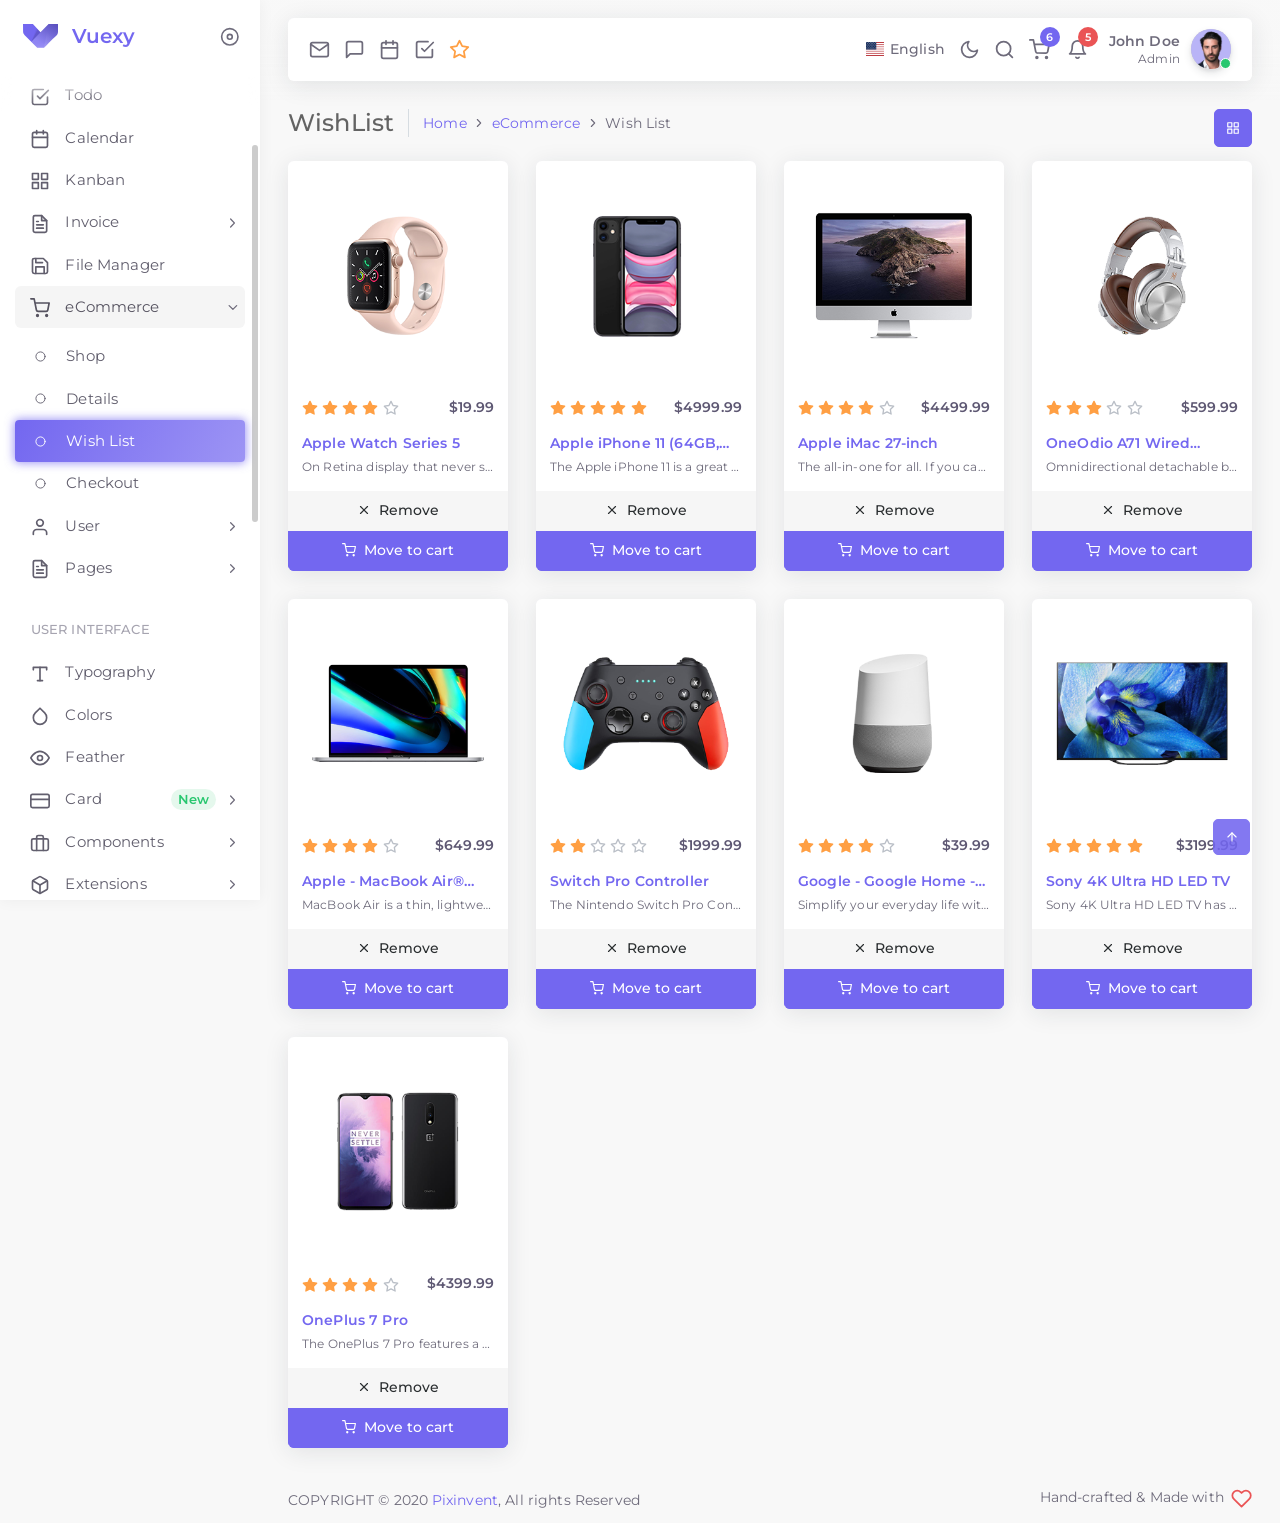
<file: admin/app-ecommerce-wishlist.html>
<!DOCTYPE html>
<html class="loading" lang="en" data-textdirection="ltr">
<!-- BEGIN: Head-->

<head>
    <meta http-equiv="Content-Type" content="text/html; charset=UTF-8">
    <meta http-equiv="X-UA-Compatible" content="IE=edge">
    <meta name="viewport" content="width=device-width, initial-scale=1.0, user-scalable=0, minimal-ui">
    <meta name="description" content="Vuexy admin is super flexible, powerful, clean &amp; modern responsive bootstrap 4 admin template with unlimited possibilities.">
    <meta name="keywords" content="admin template, Vuexy admin template, dashboard template, flat admin template, responsive admin template, web app">
    <meta name="author" content="PIXINVENT">
    <title>WishList - Vuexy - Bootstrap HTML admin template</title>
    <link rel="apple-touch-icon" href="app-assets/images/ico/apple-icon-120.png">
    <link rel="shortcut icon" type="image/x-icon" href="app-assets/images/ico/favicon.ico">
    <link href="https://fonts.googleapis.com/css2?family=Montserrat:ital,wght@0,300;0,400;0,500;0,600;1,400;1,500;1,600" rel="stylesheet">

    <!-- BEGIN: Vendor CSS-->
    <link rel="stylesheet" type="text/css" href="app-assets/vendors/css/vendors.min.css">
    <link rel="stylesheet" type="text/css" href="app-assets/vendors/css/extensions/toastr.min.css">
    <!-- END: Vendor CSS-->

    <!-- BEGIN: Theme CSS-->
    <link rel="stylesheet" type="text/css" href="app-assets/css/bootstrap.css">
    <link rel="stylesheet" type="text/css" href="app-assets/css/bootstrap-extended.css">
    <link rel="stylesheet" type="text/css" href="app-assets/css/colors.css">
    <link rel="stylesheet" type="text/css" href="app-assets/css/components.css">
    <link rel="stylesheet" type="text/css" href="app-assets/css/themes/dark-layout.css">
    <link rel="stylesheet" type="text/css" href="app-assets/css/themes/bordered-layout.css">
    <link rel="stylesheet" type="text/css" href="app-assets/css/themes/semi-dark-layout.css">

    <!-- BEGIN: Page CSS-->
    <link rel="stylesheet" type="text/css" href="app-assets/css/core/menu/menu-types/vertical-menu.css">
    <link rel="stylesheet" type="text/css" href="app-assets/css/pages/app-ecommerce.css">
    <link rel="stylesheet" type="text/css" href="app-assets/css/plugins/extensions/ext-component-toastr.css">
    <!-- END: Page CSS-->

    <!-- BEGIN: Custom CSS-->
    <link rel="stylesheet" type="text/css" href="assets/css/style.css">
    <!-- END: Custom CSS-->

</head>
<!-- END: Head-->

<!-- BEGIN: Body-->

<body class="vertical-layout vertical-menu-modern  navbar-floating footer-static  " data-open="click" data-menu="vertical-menu-modern" data-col="">

    <!-- BEGIN: Header-->
    <nav class="header-navbar navbar navbar-expand-lg align-items-center floating-nav navbar-light navbar-shadow">
        <div class="navbar-container d-flex content">
            <div class="bookmark-wrapper d-flex align-items-center">
                <ul class="nav navbar-nav d-xl-none">
                    <li class="nav-item"><a class="nav-link menu-toggle" href="javascript:void(0);"><i class="ficon" data-feather="menu"></i></a></li>
                </ul>
                <ul class="nav navbar-nav bookmark-icons">
                    <li class="nav-item d-none d-lg-block"><a class="nav-link" href="app-email.html" data-toggle="tooltip" data-placement="top" title="Email"><i class="ficon" data-feather="mail"></i></a></li>
                    <li class="nav-item d-none d-lg-block"><a class="nav-link" href="app-chat.html" data-toggle="tooltip" data-placement="top" title="Chat"><i class="ficon" data-feather="message-square"></i></a></li>
                    <li class="nav-item d-none d-lg-block"><a class="nav-link" href="app-calendar.html" data-toggle="tooltip" data-placement="top" title="Calendar"><i class="ficon" data-feather="calendar"></i></a></li>
                    <li class="nav-item d-none d-lg-block"><a class="nav-link" href="app-todo.html" data-toggle="tooltip" data-placement="top" title="Todo"><i class="ficon" data-feather="check-square"></i></a></li>
                </ul>
                <ul class="nav navbar-nav">
                    <li class="nav-item d-none d-lg-block"><a class="nav-link bookmark-star"><i class="ficon text-warning" data-feather="star"></i></a>
                        <div class="bookmark-input search-input">
                            <div class="bookmark-input-icon"><i data-feather="search"></i></div>
                            <input class="form-control input" type="text" placeholder="Bookmark" tabindex="0" data-search="search">
                            <ul class="search-list search-list-bookmark"></ul>
                        </div>
                    </li>
                </ul>
            </div>
            <ul class="nav navbar-nav align-items-center ml-auto">
                <li class="nav-item dropdown dropdown-language"><a class="nav-link dropdown-toggle" id="dropdown-flag" href="javascript:void(0);" data-toggle="dropdown" aria-haspopup="true" aria-expanded="false"><i class="flag-icon flag-icon-us"></i><span class="selected-language">English</span></a>
                    <div class="dropdown-menu dropdown-menu-right" aria-labelledby="dropdown-flag"><a class="dropdown-item" href="javascript:void(0);" data-language="en"><i class="flag-icon flag-icon-us"></i> English</a><a class="dropdown-item" href="javascript:void(0);" data-language="fr"><i class="flag-icon flag-icon-fr"></i> French</a><a class="dropdown-item" href="javascript:void(0);" data-language="de"><i class="flag-icon flag-icon-de"></i> German</a><a class="dropdown-item" href="javascript:void(0);" data-language="pt"><i class="flag-icon flag-icon-pt"></i> Portuguese</a></div>
                </li>
                <li class="nav-item d-none d-lg-block"><a class="nav-link nav-link-style"><i class="ficon" data-feather="moon"></i></a></li>
                <li class="nav-item nav-search"><a class="nav-link nav-link-search"><i class="ficon" data-feather="search"></i></a>
                    <div class="search-input">
                        <div class="search-input-icon"><i data-feather="search"></i></div>
                        <input class="form-control input" type="text" placeholder="Explore Vuexy..." tabindex="-1" data-search="search">
                        <div class="search-input-close"><i data-feather="x"></i></div>
                        <ul class="search-list search-list-main"></ul>
                    </div>
                </li>
                <li class="nav-item dropdown dropdown-cart mr-25"><a class="nav-link" href="javascript:void(0);" data-toggle="dropdown"><i class="ficon" data-feather="shopping-cart"></i><span class="badge badge-pill badge-primary badge-up cart-item-count">6</span></a>
                    <ul class="dropdown-menu dropdown-menu-media dropdown-menu-right">
                        <li class="dropdown-menu-header">
                            <div class="dropdown-header d-flex">
                                <h4 class="notification-title mb-0 mr-auto">My Cart</h4>
                                <div class="badge badge-pill badge-light-primary">4 Items</div>
                            </div>
                        </li>
                        <li class="scrollable-container media-list">
                            <div class="media align-items-center"><img class="d-block rounded mr-1" src="app-assets/images/pages/eCommerce/1.png" alt="donuts" width="62">
                                <div class="media-body"><i class="ficon cart-item-remove" data-feather="x"></i>
                                    <div class="media-heading">
                                        <h6 class="cart-item-title"><a class="text-body" href="app-ecommerce-details.html"> Apple watch 5</a></h6><small class="cart-item-by">By Apple</small>
                                    </div>
                                    <div class="cart-item-qty">
                                        <div class="input-group">
                                            <input class="touchspin-cart" type="number" value="1">
                                        </div>
                                    </div>
                                    <h5 class="cart-item-price">$374.90</h5>
                                </div>
                            </div>
                            <div class="media align-items-center"><img class="d-block rounded mr-1" src="app-assets/images/pages/eCommerce/7.png" alt="donuts" width="62">
                                <div class="media-body"><i class="ficon cart-item-remove" data-feather="x"></i>
                                    <div class="media-heading">
                                        <h6 class="cart-item-title"><a class="text-body" href="app-ecommerce-details.html"> Google Home Mini</a></h6><small class="cart-item-by">By Google</small>
                                    </div>
                                    <div class="cart-item-qty">
                                        <div class="input-group">
                                            <input class="touchspin-cart" type="number" value="3">
                                        </div>
                                    </div>
                                    <h5 class="cart-item-price">$129.40</h5>
                                </div>
                            </div>
                            <div class="media align-items-center"><img class="d-block rounded mr-1" src="app-assets/images/pages/eCommerce/2.png" alt="donuts" width="62">
                                <div class="media-body"><i class="ficon cart-item-remove" data-feather="x"></i>
                                    <div class="media-heading">
                                        <h6 class="cart-item-title"><a class="text-body" href="app-ecommerce-details.html"> iPhone 11 Pro</a></h6><small class="cart-item-by">By Apple</small>
                                    </div>
                                    <div class="cart-item-qty">
                                        <div class="input-group">
                                            <input class="touchspin-cart" type="number" value="2">
                                        </div>
                                    </div>
                                    <h5 class="cart-item-price">$699.00</h5>
                                </div>
                            </div>
                            <div class="media align-items-center"><img class="d-block rounded mr-1" src="app-assets/images/pages/eCommerce/3.png" alt="donuts" width="62">
                                <div class="media-body"><i class="ficon cart-item-remove" data-feather="x"></i>
                                    <div class="media-heading">
                                        <h6 class="cart-item-title"><a class="text-body" href="app-ecommerce-details.html"> iMac Pro</a></h6><small class="cart-item-by">By Apple</small>
                                    </div>
                                    <div class="cart-item-qty">
                                        <div class="input-group">
                                            <input class="touchspin-cart" type="number" value="1">
                                        </div>
                                    </div>
                                    <h5 class="cart-item-price">$4,999.00</h5>
                                </div>
                            </div>
                            <div class="media align-items-center"><img class="d-block rounded mr-1" src="app-assets/images/pages/eCommerce/5.png" alt="donuts" width="62">
                                <div class="media-body"><i class="ficon cart-item-remove" data-feather="x"></i>
                                    <div class="media-heading">
                                        <h6 class="cart-item-title"><a class="text-body" href="app-ecommerce-details.html"> MacBook Pro</a></h6><small class="cart-item-by">By Apple</small>
                                    </div>
                                    <div class="cart-item-qty">
                                        <div class="input-group">
                                            <input class="touchspin-cart" type="number" value="1">
                                        </div>
                                    </div>
                                    <h5 class="cart-item-price">$2,999.00</h5>
                                </div>
                            </div>
                        </li>
                        <li class="dropdown-menu-footer">
                            <div class="d-flex justify-content-between mb-1">
                                <h6 class="font-weight-bolder mb-0">Total:</h6>
                                <h6 class="text-primary font-weight-bolder mb-0">$10,999.00</h6>
                            </div><a class="btn btn-primary btn-block" href="app-ecommerce-checkout.html">Checkout</a>
                        </li>
                    </ul>
                </li>
                <li class="nav-item dropdown dropdown-notification mr-25"><a class="nav-link" href="javascript:void(0);" data-toggle="dropdown"><i class="ficon" data-feather="bell"></i><span class="badge badge-pill badge-danger badge-up">5</span></a>
                    <ul class="dropdown-menu dropdown-menu-media dropdown-menu-right">
                        <li class="dropdown-menu-header">
                            <div class="dropdown-header d-flex">
                                <h4 class="notification-title mb-0 mr-auto">Notifications</h4>
                                <div class="badge badge-pill badge-light-primary">6 New</div>
                            </div>
                        </li>
                        <li class="scrollable-container media-list"><a class="d-flex" href="javascript:void(0)">
                                <div class="media d-flex align-items-start">
                                    <div class="media-left">
                                        <div class="avatar"><img src="app-assets/images/portrait/small/avatar-s-15.jpg" alt="avatar" width="32" height="32"></div>
                                    </div>
                                    <div class="media-body">
                                        <p class="media-heading"><span class="font-weight-bolder">Congratulation Sam 🎉</span>winner!</p><small class="notification-text"> Won the monthly best seller badge.</small>
                                    </div>
                                </div>
                            </a><a class="d-flex" href="javascript:void(0)">
                                <div class="media d-flex align-items-start">
                                    <div class="media-left">
                                        <div class="avatar"><img src="app-assets/images/portrait/small/avatar-s-3.jpg" alt="avatar" width="32" height="32"></div>
                                    </div>
                                    <div class="media-body">
                                        <p class="media-heading"><span class="font-weight-bolder">New message</span>&nbsp;received</p><small class="notification-text"> You have 10 unread messages</small>
                                    </div>
                                </div>
                            </a><a class="d-flex" href="javascript:void(0)">
                                <div class="media d-flex align-items-start">
                                    <div class="media-left">
                                        <div class="avatar bg-light-danger">
                                            <div class="avatar-content">MD</div>
                                        </div>
                                    </div>
                                    <div class="media-body">
                                        <p class="media-heading"><span class="font-weight-bolder">Revised Order 👋</span>&nbsp;checkout</p><small class="notification-text"> MD Inc. order updated</small>
                                    </div>
                                </div>
                            </a>
                            <div class="media d-flex align-items-center">
                                <h6 class="font-weight-bolder mr-auto mb-0">System Notifications</h6>
                                <div class="custom-control custom-control-primary custom-switch">
                                    <input class="custom-control-input" id="systemNotification" type="checkbox" checked="">
                                    <label class="custom-control-label" for="systemNotification"></label>
                                </div>
                            </div><a class="d-flex" href="javascript:void(0)">
                                <div class="media d-flex align-items-start">
                                    <div class="media-left">
                                        <div class="avatar bg-light-danger">
                                            <div class="avatar-content"><i class="avatar-icon" data-feather="x"></i></div>
                                        </div>
                                    </div>
                                    <div class="media-body">
                                        <p class="media-heading"><span class="font-weight-bolder">Server down</span>&nbsp;registered</p><small class="notification-text"> USA Server is down due to hight CPU usage</small>
                                    </div>
                                </div>
                            </a><a class="d-flex" href="javascript:void(0)">
                                <div class="media d-flex align-items-start">
                                    <div class="media-left">
                                        <div class="avatar bg-light-success">
                                            <div class="avatar-content"><i class="avatar-icon" data-feather="check"></i></div>
                                        </div>
                                    </div>
                                    <div class="media-body">
                                        <p class="media-heading"><span class="font-weight-bolder">Sales report</span>&nbsp;generated</p><small class="notification-text"> Last month sales report generated</small>
                                    </div>
                                </div>
                            </a><a class="d-flex" href="javascript:void(0)">
                                <div class="media d-flex align-items-start">
                                    <div class="media-left">
                                        <div class="avatar bg-light-warning">
                                            <div class="avatar-content"><i class="avatar-icon" data-feather="alert-triangle"></i></div>
                                        </div>
                                    </div>
                                    <div class="media-body">
                                        <p class="media-heading"><span class="font-weight-bolder">High memory</span>&nbsp;usage</p><small class="notification-text"> BLR Server using high memory</small>
                                    </div>
                                </div>
                            </a>
                        </li>
                        <li class="dropdown-menu-footer"><a class="btn btn-primary btn-block" href="javascript:void(0)">Read all notifications</a></li>
                    </ul>
                </li>
                <li class="nav-item dropdown dropdown-user"><a class="nav-link dropdown-toggle dropdown-user-link" id="dropdown-user" href="javascript:void(0);" data-toggle="dropdown" aria-haspopup="true" aria-expanded="false">
                        <div class="user-nav d-sm-flex d-none"><span class="user-name font-weight-bolder">John Doe</span><span class="user-status">Admin</span></div><span class="avatar"><img class="round" src="app-assets/images/portrait/small/avatar-s-11.jpg" alt="avatar" height="40" width="40"><span class="avatar-status-online"></span></span>
                    </a>
                    <div class="dropdown-menu dropdown-menu-right" aria-labelledby="dropdown-user"><a class="dropdown-item" href="page-profile.html"><i class="mr-50" data-feather="user"></i> Profile</a><a class="dropdown-item" href="app-email.html"><i class="mr-50" data-feather="mail"></i> Inbox</a><a class="dropdown-item" href="app-todo.html"><i class="mr-50" data-feather="check-square"></i> Task</a><a class="dropdown-item" href="app-chat.html"><i class="mr-50" data-feather="message-square"></i> Chats</a>
                        <div class="dropdown-divider"></div><a class="dropdown-item" href="page-account-settings.html"><i class="mr-50" data-feather="settings"></i> Settings</a><a class="dropdown-item" href="page-pricing.html"><i class="mr-50" data-feather="credit-card"></i> Pricing</a><a class="dropdown-item" href="page-faq.html"><i class="mr-50" data-feather="help-circle"></i> FAQ</a><a class="dropdown-item" href="page-auth-login-v2.html"><i class="mr-50" data-feather="power"></i> Logout</a>
                    </div>
                </li>
            </ul>
        </div>
    </nav>
    <ul class="main-search-list-defaultlist d-none">
        <li class="d-flex align-items-center"><a href="javascript:void(0);">
                <h6 class="section-label mt-75 mb-0">Files</h6>
            </a></li>
        <li class="auto-suggestion"><a class="d-flex align-items-center justify-content-between w-100" href="app-file-manager.html">
                <div class="d-flex">
                    <div class="mr-75"><img src="app-assets/images/icons/xls.png" alt="png" height="32"></div>
                    <div class="search-data">
                        <p class="search-data-title mb-0">Two new item submitted</p><small class="text-muted">Marketing Manager</small>
                    </div>
                </div><small class="search-data-size mr-50 text-muted">&apos;17kb</small>
            </a></li>
        <li class="auto-suggestion"><a class="d-flex align-items-center justify-content-between w-100" href="app-file-manager.html">
                <div class="d-flex">
                    <div class="mr-75"><img src="app-assets/images/icons/jpg.png" alt="png" height="32"></div>
                    <div class="search-data">
                        <p class="search-data-title mb-0">52 JPG file Generated</p><small class="text-muted">FontEnd Developer</small>
                    </div>
                </div><small class="search-data-size mr-50 text-muted">&apos;11kb</small>
            </a></li>
        <li class="auto-suggestion"><a class="d-flex align-items-center justify-content-between w-100" href="app-file-manager.html">
                <div class="d-flex">
                    <div class="mr-75"><img src="app-assets/images/icons/pdf.png" alt="png" height="32"></div>
                    <div class="search-data">
                        <p class="search-data-title mb-0">25 PDF File Uploaded</p><small class="text-muted">Digital Marketing Manager</small>
                    </div>
                </div><small class="search-data-size mr-50 text-muted">&apos;150kb</small>
            </a></li>
        <li class="auto-suggestion"><a class="d-flex align-items-center justify-content-between w-100" href="app-file-manager.html">
                <div class="d-flex">
                    <div class="mr-75"><img src="app-assets/images/icons/doc.png" alt="png" height="32"></div>
                    <div class="search-data">
                        <p class="search-data-title mb-0">Anna_Strong.doc</p><small class="text-muted">Web Designer</small>
                    </div>
                </div><small class="search-data-size mr-50 text-muted">&apos;256kb</small>
            </a></li>
        <li class="d-flex align-items-center"><a href="javascript:void(0);">
                <h6 class="section-label mt-75 mb-0">Members</h6>
            </a></li>
        <li class="auto-suggestion"><a class="d-flex align-items-center justify-content-between py-50 w-100" href="app-user-view.html">
                <div class="d-flex align-items-center">
                    <div class="avatar mr-75"><img src="app-assets/images/portrait/small/avatar-s-8.jpg" alt="png" height="32"></div>
                    <div class="search-data">
                        <p class="search-data-title mb-0">John Doe</p><small class="text-muted">UI designer</small>
                    </div>
                </div>
            </a></li>
        <li class="auto-suggestion"><a class="d-flex align-items-center justify-content-between py-50 w-100" href="app-user-view.html">
                <div class="d-flex align-items-center">
                    <div class="avatar mr-75"><img src="app-assets/images/portrait/small/avatar-s-1.jpg" alt="png" height="32"></div>
                    <div class="search-data">
                        <p class="search-data-title mb-0">Michal Clark</p><small class="text-muted">FontEnd Developer</small>
                    </div>
                </div>
            </a></li>
        <li class="auto-suggestion"><a class="d-flex align-items-center justify-content-between py-50 w-100" href="app-user-view.html">
                <div class="d-flex align-items-center">
                    <div class="avatar mr-75"><img src="app-assets/images/portrait/small/avatar-s-14.jpg" alt="png" height="32"></div>
                    <div class="search-data">
                        <p class="search-data-title mb-0">Milena Gibson</p><small class="text-muted">Digital Marketing Manager</small>
                    </div>
                </div>
            </a></li>
        <li class="auto-suggestion"><a class="d-flex align-items-center justify-content-between py-50 w-100" href="app-user-view.html">
                <div class="d-flex align-items-center">
                    <div class="avatar mr-75"><img src="app-assets/images/portrait/small/avatar-s-6.jpg" alt="png" height="32"></div>
                    <div class="search-data">
                        <p class="search-data-title mb-0">Anna Strong</p><small class="text-muted">Web Designer</small>
                    </div>
                </div>
            </a></li>
    </ul>
    <ul class="main-search-list-defaultlist-other-list d-none">
        <li class="auto-suggestion justify-content-between"><a class="d-flex align-items-center justify-content-between w-100 py-50">
                <div class="d-flex justify-content-start"><span class="mr-75" data-feather="alert-circle"></span><span>No results found.</span></div>
            </a></li>
    </ul>
    <!-- END: Header-->


    <!-- BEGIN: Main Menu-->
    <div class="main-menu menu-fixed menu-light menu-accordion menu-shadow" data-scroll-to-active="true">
        <div class="navbar-header">
            <ul class="nav navbar-nav flex-row">
                <li class="nav-item mr-auto"><a class="navbar-brand" href="html/ltr/vertical-menu-template/index.html"><span class="brand-logo">
                            <svg viewbox="0 0 139 95" version="1.1" xmlns="http://www.w3.org/2000/svg" xmlns:xlink="http://www.w3.org/1999/xlink" height="24">
                                <defs>
                                    <lineargradient id="linearGradient-1" x1="100%" y1="10.5120544%" x2="50%" y2="89.4879456%">
                                        <stop stop-color="#000000" offset="0%"></stop>
                                        <stop stop-color="#FFFFFF" offset="100%"></stop>
                                    </lineargradient>
                                    <lineargradient id="linearGradient-2" x1="64.0437835%" y1="46.3276743%" x2="37.373316%" y2="100%">
                                        <stop stop-color="#EEEEEE" stop-opacity="0" offset="0%"></stop>
                                        <stop stop-color="#FFFFFF" offset="100%"></stop>
                                    </lineargradient>
                                </defs>
                                <g id="Page-1" stroke="none" stroke-width="1" fill="none" fill-rule="evenodd">
                                    <g id="Artboard" transform="translate(-400.000000, -178.000000)">
                                        <g id="Group" transform="translate(400.000000, 178.000000)">
                                            <path class="text-primary" id="Path" d="M-5.68434189e-14,2.84217094e-14 L39.1816085,2.84217094e-14 L69.3453773,32.2519224 L101.428699,2.84217094e-14 L138.784583,2.84217094e-14 L138.784199,29.8015838 C137.958931,37.3510206 135.784352,42.5567762 132.260463,45.4188507 C128.736573,48.2809251 112.33867,64.5239941 83.0667527,94.1480575 L56.2750821,94.1480575 L6.71554594,44.4188507 C2.46876683,39.9813776 0.345377275,35.1089553 0.345377275,29.8015838 C0.345377275,24.4942122 0.230251516,14.560351 -5.68434189e-14,2.84217094e-14 Z" style="fill:currentColor"></path>
                                            <path id="Path1" d="M69.3453773,32.2519224 L101.428699,1.42108547e-14 L138.784583,1.42108547e-14 L138.784199,29.8015838 C137.958931,37.3510206 135.784352,42.5567762 132.260463,45.4188507 C128.736573,48.2809251 112.33867,64.5239941 83.0667527,94.1480575 L56.2750821,94.1480575 L32.8435758,70.5039241 L69.3453773,32.2519224 Z" fill="url(#linearGradient-1)" opacity="0.2"></path>
                                            <polygon id="Path-2" fill="#000000" opacity="0.049999997" points="69.3922914 32.4202615 32.8435758 70.5039241 54.0490008 16.1851325"></polygon>
                                            <polygon id="Path-21" fill="#000000" opacity="0.099999994" points="69.3922914 32.4202615 32.8435758 70.5039241 58.3683556 20.7402338"></polygon>
                                            <polygon id="Path-3" fill="url(#linearGradient-2)" opacity="0.099999994" points="101.428699 0 83.0667527 94.1480575 130.378721 47.0740288"></polygon>
                                        </g>
                                    </g>
                                </g>
                            </svg></span>
                        <h2 class="brand-text">Vuexy</h2>
                    </a></li>
                <li class="nav-item nav-toggle"><a class="nav-link modern-nav-toggle pr-0" data-toggle="collapse"><i class="d-block d-xl-none text-primary toggle-icon font-medium-4" data-feather="x"></i><i class="d-none d-xl-block collapse-toggle-icon font-medium-4  text-primary" data-feather="disc" data-ticon="disc"></i></a></li>
            </ul>
        </div>
        <div class="shadow-bottom"></div>
        <div class="main-menu-content">
            <ul class="navigation navigation-main" id="main-menu-navigation" data-menu="menu-navigation">
                <li class=" nav-item"><a class="d-flex align-items-center" href="index.html"><i data-feather="home"></i><span class="menu-title text-truncate" data-i18n="Dashboards">Dashboards</span><span class="badge badge-light-warning badge-pill ml-auto mr-1">2</span></a>
                    <ul class="menu-content">
                        <li><a class="d-flex align-items-center" href="dashboard-analytics.html"><i data-feather="circle"></i><span class="menu-item text-truncate" data-i18n="Analytics">Analytics</span></a>
                        </li>
                        <li><a class="d-flex align-items-center" href="dashboard-ecommerce.html"><i data-feather="circle"></i><span class="menu-item text-truncate" data-i18n="eCommerce">eCommerce</span></a>
                        </li>
                    </ul>
                </li>
                <li class=" navigation-header"><span data-i18n="Apps &amp; Pages">Apps &amp; Pages</span><i data-feather="more-horizontal"></i>
                </li>
                <li class=" nav-item"><a class="d-flex align-items-center" href="app-email.html"><i data-feather="mail"></i><span class="menu-title text-truncate" data-i18n="Email">Email</span></a>
                </li>
                <li class=" nav-item"><a class="d-flex align-items-center" href="app-chat.html"><i data-feather="message-square"></i><span class="menu-title text-truncate" data-i18n="Chat">Chat</span></a>
                </li>
                <li class=" nav-item"><a class="d-flex align-items-center" href="app-todo.html"><i data-feather="check-square"></i><span class="menu-title text-truncate" data-i18n="Todo">Todo</span></a>
                </li>
                <li class=" nav-item"><a class="d-flex align-items-center" href="app-calendar.html"><i data-feather="calendar"></i><span class="menu-title text-truncate" data-i18n="Calendar">Calendar</span></a>
                </li>
                <li class=" nav-item"><a class="d-flex align-items-center" href="app-kanban.html"><i data-feather="grid"></i><span class="menu-title text-truncate" data-i18n="Kanban">Kanban</span></a>
                </li>
                <li class=" nav-item"><a class="d-flex align-items-center" href="#"><i data-feather="file-text"></i><span class="menu-title text-truncate" data-i18n="Invoice">Invoice</span></a>
                    <ul class="menu-content">
                        <li><a class="d-flex align-items-center" href="app-invoice-list.html"><i data-feather="circle"></i><span class="menu-item text-truncate" data-i18n="List">List</span></a>
                        </li>
                        <li><a class="d-flex align-items-center" href="app-invoice-preview.html"><i data-feather="circle"></i><span class="menu-item text-truncate" data-i18n="Preview">Preview</span></a>
                        </li>
                        <li><a class="d-flex align-items-center" href="app-invoice-edit.html"><i data-feather="circle"></i><span class="menu-item text-truncate" data-i18n="Edit">Edit</span></a>
                        </li>
                        <li><a class="d-flex align-items-center" href="app-invoice-add.html"><i data-feather="circle"></i><span class="menu-item text-truncate" data-i18n="Add">Add</span></a>
                        </li>
                    </ul>
                </li>
                <li class=" nav-item"><a class="d-flex align-items-center" href="app-file-manager.html"><i data-feather="save"></i><span class="menu-title text-truncate" data-i18n="File Manager">File Manager</span></a>
                </li>
                <li class=" nav-item"><a class="d-flex align-items-center" href="#"><i data-feather="shopping-cart"></i><span class="menu-title text-truncate" data-i18n="eCommerce">eCommerce</span></a>
                    <ul class="menu-content">
                        <li><a class="d-flex align-items-center" href="app-ecommerce-shop.html"><i data-feather="circle"></i><span class="menu-item text-truncate" data-i18n="Shop">Shop</span></a>
                        </li>
                        <li><a class="d-flex align-items-center" href="app-ecommerce-details.html"><i data-feather="circle"></i><span class="menu-item text-truncate" data-i18n="Details">Details</span></a>
                        </li>
                        <li class="active"><a class="d-flex align-items-center" href="app-ecommerce-wishlist.html"><i data-feather="circle"></i><span class="menu-item text-truncate" data-i18n="Wish List">Wish List</span></a>
                        </li>
                        <li><a class="d-flex align-items-center" href="app-ecommerce-checkout.html"><i data-feather="circle"></i><span class="menu-item text-truncate" data-i18n="Checkout">Checkout</span></a>
                        </li>
                    </ul>
                </li>
                <li class=" nav-item"><a class="d-flex align-items-center" href="#"><i data-feather="user"></i><span class="menu-title text-truncate" data-i18n="User">User</span></a>
                    <ul class="menu-content">
                        <li><a class="d-flex align-items-center" href="app-user-list.html"><i data-feather="circle"></i><span class="menu-item text-truncate" data-i18n="List">List</span></a>
                        </li>
                        <li><a class="d-flex align-items-center" href="app-user-view.html"><i data-feather="circle"></i><span class="menu-item text-truncate" data-i18n="View">View</span></a>
                        </li>
                        <li><a class="d-flex align-items-center" href="app-user-edit.html"><i data-feather="circle"></i><span class="menu-item text-truncate" data-i18n="Edit">Edit</span></a>
                        </li>
                    </ul>
                </li>
                <li class=" nav-item"><a class="d-flex align-items-center" href="#"><i data-feather="file-text"></i><span class="menu-title text-truncate" data-i18n="Pages">Pages</span></a>
                    <ul class="menu-content">
                        <li><a class="d-flex align-items-center" href="#"><i data-feather="circle"></i><span class="menu-item text-truncate" data-i18n="Authentication">Authentication</span></a>
                            <ul class="menu-content">
                                <li><a class="d-flex align-items-center" href="page-auth-login-v1.html" target="_blank"><span class="menu-item text-truncate" data-i18n="LoginV1">Login v1</span></a>
                                </li>
                                <li><a class="d-flex align-items-center" href="page-auth-login-v2.html" target="_blank"><span class="menu-item text-truncate" data-i18n="LoginV2">Login v2</span></a>
                                </li>
                                <li><a class="d-flex align-items-center" href="page-auth-register-v1.html" target="_blank"><span class="menu-item text-truncate" data-i18n="RegisterV1">Register v1</span></a>
                                </li>
                                <li><a class="d-flex align-items-center" href="page-auth-register-v2.html" target="_blank"><span class="menu-item text-truncate" data-i18n="RegisterV2">Register v2</span></a>
                                </li>
                                <li><a class="d-flex align-items-center" href="page-auth-forgot-password-v1.html" target="_blank"><span class="menu-item text-truncate" data-i18n="ForgotPasswordV1">Forgot Password v1</span></a>
                                </li>
                                <li><a class="d-flex align-items-center" href="page-auth-forgot-password-v2.html" target="_blank"><span class="menu-item text-truncate" data-i18n="ForgotPasswordV2">Forgot Password v2</span></a>
                                </li>
                                <li><a class="d-flex align-items-center" href="page-auth-reset-password-v1.html" target="_blank"><span class="menu-item text-truncate" data-i18n="ResetPasswordV1">Reset Password v1</span></a>
                                </li>
                                <li><a class="d-flex align-items-center" href="page-auth-reset-password-v2.html" target="_blank"><span class="menu-item text-truncate" data-i18n="ResetPasswordV2">Reset Password v2</span></a>
                                </li>
                            </ul>
                        </li>
                        <li><a class="d-flex align-items-center" href="page-account-settings.html"><i data-feather="circle"></i><span class="menu-item text-truncate" data-i18n="Account Settings">Account Settings</span></a>
                        </li>
                        <li><a class="d-flex align-items-center" href="page-profile.html"><i data-feather="circle"></i><span class="menu-item text-truncate" data-i18n="Profile">Profile</span></a>
                        </li>
                        <li><a class="d-flex align-items-center" href="page-faq.html"><i data-feather="circle"></i><span class="menu-item text-truncate" data-i18n="FAQ">FAQ</span></a>
                        </li>
                        <li><a class="d-flex align-items-center" href="page-knowledge-base.html"><i data-feather="circle"></i><span class="menu-item text-truncate" data-i18n="Knowledge Base">Knowledge Base</span></a>
                        </li>
                        <li><a class="d-flex align-items-center" href="page-pricing.html"><i data-feather="circle"></i><span class="menu-item text-truncate" data-i18n="Pricing">Pricing</span></a>
                        </li>
                        <li><a class="d-flex align-items-center" href="#"><i data-feather="circle"></i><span class="menu-item text-truncate" data-i18n="Blog">Blog</span></a>
                            <ul class="menu-content">
                                <li><a class="d-flex align-items-center" href="page-blog-list.html"><span class="menu-item text-truncate" data-i18n="List">List</span></a>
                                </li>
                                <li><a class="d-flex align-items-center" href="page-blog-detail.html"><span class="menu-item text-truncate" data-i18n="Detail">Detail</span></a>
                                </li>
                                <li><a class="d-flex align-items-center" href="page-blog-edit.html"><span class="menu-item text-truncate" data-i18n="Edit">Edit</span></a>
                                </li>
                            </ul>
                        </li>
                        <li><a class="d-flex align-items-center" href="#"><i data-feather="circle"></i><span class="menu-item text-truncate" data-i18n="Mail Template">Mail Template</span></a>
                            <ul class="menu-content">
                                <li><a class="d-flex align-items-center" href="https://pixinvent.com/demo/vuexy-mail-template/mail-welcome.html" target="_blank"><span class="menu-item text-truncate" data-i18n="Welcome">Welcome</span></a>
                                </li>
                                <li><a class="d-flex align-items-center" href="https://pixinvent.com/demo/vuexy-mail-template/mail-reset-password.html" target="_blank"><span class="menu-item text-truncate" data-i18n="Reset Password">Reset Password</span></a>
                                </li>
                                <li><a class="d-flex align-items-center" href="https://pixinvent.com/demo/vuexy-mail-template/mail-verify-email.html" target="_blank"><span class="menu-item text-truncate" data-i18n="Verify Email">Verify Email</span></a>
                                </li>
                                <li><a class="d-flex align-items-center" href="https://pixinvent.com/demo/vuexy-mail-template/mail-deactivate-account.html" target="_blank"><span class="menu-item text-truncate" data-i18n="Deactivate Account">Deactivate Account</span></a>
                                </li>
                                <li><a class="d-flex align-items-center" href="https://pixinvent.com/demo/vuexy-mail-template/mail-invoice.html" target="_blank"><span class="menu-item text-truncate" data-i18n="Invoice">Invoice</span></a>
                                </li>
                                <li><a class="d-flex align-items-center" href="https://pixinvent.com/demo/vuexy-mail-template/mail-promotional.html" target="_blank"><span class="menu-item text-truncate" data-i18n="Promotional">Promotional</span></a>
                                </li>
                            </ul>
                        </li>
                        <li><a class="d-flex align-items-center" href="#"><i data-feather="circle"></i><span class="menu-item text-truncate" data-i18n="Miscellaneous">Miscellaneous</span></a>
                            <ul class="menu-content">
                                <li><a class="d-flex align-items-center" href="page-misc-coming-soon.html" target="_blank"><span class="menu-item text-truncate" data-i18n="Coming Soon">Coming Soon</span></a>
                                </li>
                                <li><a class="d-flex align-items-center" href="page-misc-not-authorized.html" target="_blank"><span class="menu-item text-truncate" data-i18n="Not Authorized">Not Authorized</span></a>
                                </li>
                                <li><a class="d-flex align-items-center" href="page-misc-under-maintenance.html" target="_blank"><span class="menu-item text-truncate" data-i18n="Maintenance">Maintenance</span></a>
                                </li>
                                <li><a class="d-flex align-items-center" href="page-misc-error.html" target="_blank"><span class="menu-item text-truncate" data-i18n="Error">Error</span></a>
                                </li>
                            </ul>
                        </li>
                    </ul>
                </li>
                <li class=" navigation-header"><span data-i18n="User Interface">User Interface</span><i data-feather="more-horizontal"></i>
                </li>
                <li class=" nav-item"><a class="d-flex align-items-center" href="ui-typography.html"><i data-feather="type"></i><span class="menu-title text-truncate" data-i18n="Typography">Typography</span></a>
                </li>
                <li class=" nav-item"><a class="d-flex align-items-center" href="ui-colors.html"><i data-feather="droplet"></i><span class="menu-title text-truncate" data-i18n="Colors">Colors</span></a>
                </li>
                <li class=" nav-item"><a class="d-flex align-items-center" href="ui-feather.html"><i data-feather="eye"></i><span class="menu-title text-truncate" data-i18n="Feather">Feather</span></a>
                </li>
                <li class=" nav-item"><a class="d-flex align-items-center" href="#"><i data-feather="credit-card"></i><span class="menu-title text-truncate" data-i18n="Card">Card</span><span class="badge badge-light-success badge-pill ml-auto mr-1">New</span></a>
                    <ul class="menu-content">
                        <li><a class="d-flex align-items-center" href="card-basic.html"><i data-feather="circle"></i><span class="menu-item text-truncate" data-i18n="Basic">Basic</span></a>
                        </li>
                        <li><a class="d-flex align-items-center" href="card-advance.html"><i data-feather="circle"></i><span class="menu-item text-truncate" data-i18n="Advance">Advance</span></a>
                        </li>
                        <li><a class="d-flex align-items-center" href="card-statistics.html"><i data-feather="circle"></i><span class="menu-item text-truncate" data-i18n="Statistics">Statistics</span></a>
                        </li>
                        <li><a class="d-flex align-items-center" href="card-analytics.html"><i data-feather="circle"></i><span class="menu-item text-truncate" data-i18n="Analytics">Analytics</span></a>
                        </li>
                        <li><a class="d-flex align-items-center" href="card-actions.html"><i data-feather="circle"></i><span class="menu-item text-truncate" data-i18n="Card Actions">Card Actions</span></a>
                        </li>
                    </ul>
                </li>
                <li class=" nav-item"><a class="d-flex align-items-center" href="#"><i data-feather="briefcase"></i><span class="menu-title text-truncate" data-i18n="Components">Components</span></a>
                    <ul class="menu-content">
                        <li><a class="d-flex align-items-center" href="component-alerts.html"><i data-feather="circle"></i><span class="menu-item text-truncate" data-i18n="Alerts">Alerts</span></a>
                        </li>
                        <li><a class="d-flex align-items-center" href="component-avatar.html"><i data-feather="circle"></i><span class="menu-item text-truncate" data-i18n="Avatar">Avatar</span></a>
                        </li>
                        <li><a class="d-flex align-items-center" href="component-badges.html"><i data-feather="circle"></i><span class="menu-item text-truncate" data-i18n="Badges">Badges</span></a>
                        </li>
                        <li><a class="d-flex align-items-center" href="component-breadcrumbs.html"><i data-feather="circle"></i><span class="menu-item text-truncate" data-i18n="Breadcrumbs">Breadcrumbs</span></a>
                        </li>
                        <li><a class="d-flex align-items-center" href="component-buttons.html"><i data-feather="circle"></i><span class="menu-item text-truncate" data-i18n="Buttons">Buttons</span></a>
                        </li>
                        <li><a class="d-flex align-items-center" href="component-carousel.html"><i data-feather="circle"></i><span class="menu-item text-truncate" data-i18n="Carousel">Carousel</span></a>
                        </li>
                        <li><a class="d-flex align-items-center" href="component-collapse.html"><i data-feather="circle"></i><span class="menu-item text-truncate" data-i18n="Collapse">Collapse</span></a>
                        </li>
                        <li><a class="d-flex align-items-center" href="component-divider.html"><i data-feather="circle"></i><span class="menu-item text-truncate" data-i18n="Divider">Divider</span></a>
                        </li>
                        <li><a class="d-flex align-items-center" href="component-dropdowns.html"><i data-feather="circle"></i><span class="menu-item text-truncate" data-i18n="Dropdowns">Dropdowns</span></a>
                        </li>
                        <li><a class="d-flex align-items-center" href="component-list-group.html"><i data-feather="circle"></i><span class="menu-item text-truncate" data-i18n="List Group">List Group</span></a>
                        </li>
                        <li><a class="d-flex align-items-center" href="component-media-objects.html"><i data-feather="circle"></i><span class="menu-item">Media Objects</span></a>
                        </li>
                        <li><a class="d-flex align-items-center" href="component-modals.html"><i data-feather="circle"></i><span class="menu-item text-truncate" data-i18n="Modals">Modals</span></a>
                        </li>
                        <li><a class="d-flex align-items-center" href="component-navs-component.html"><i data-feather="circle"></i><span class="menu-item text-truncate" data-i18n="Navs Component">Navs Component</span></a>
                        </li>
                        <li><a class="d-flex align-items-center" href="component-pagination.html"><i data-feather="circle"></i><span class="menu-item text-truncate" data-i18n="Pagination">Pagination</span></a>
                        </li>
                        <li><a class="d-flex align-items-center" href="component-pill-badges.html"><i data-feather="circle"></i><span class="menu-item text-truncate" data-i18n="Pill Badges">Pill Badges</span></a>
                        </li>
                        <li><a class="d-flex align-items-center" href="component-pills-component.html"><i data-feather="circle"></i><span class="menu-item text-truncate" data-i18n="Pills Component">Pills Component</span></a>
                        </li>
                        <li><a class="d-flex align-items-center" href="component-popovers.html"><i data-feather="circle"></i><span class="menu-item text-truncate" data-i18n="Popovers">Popovers</span></a>
                        </li>
                        <li><a class="d-flex align-items-center" href="component-progress.html"><i data-feather="circle"></i><span class="menu-item text-truncate" data-i18n="Progress">Progress</span></a>
                        </li>
                        <li><a class="d-flex align-items-center" href="component-spinner.html"><i data-feather="circle"></i><span class="menu-item text-truncate" data-i18n="Spinner">Spinner</span></a>
                        </li>
                        <li><a class="d-flex align-items-center" href="component-tabs-component.html"><i data-feather="circle"></i><span class="menu-item text-truncate" data-i18n="Tabs Component">Tabs Component</span></a>
                        </li>
                        <li><a class="d-flex align-items-center" href="component-timeline.html"><i data-feather="circle"></i><span class="menu-item text-truncate" data-i18n="Timeline">Timeline</span></a>
                        </li>
                        <li><a class="d-flex align-items-center" href="component-bs-toast.html"><i data-feather="circle"></i><span class="menu-item text-truncate" data-i18n="Toasts">Toasts</span></a>
                        </li>
                        <li><a class="d-flex align-items-center" href="component-tooltips.html"><i data-feather="circle"></i><span class="menu-item text-truncate" data-i18n="Tooltips">Tooltips</span></a>
                        </li>
                    </ul>
                </li>
                <li class=" nav-item"><a class="d-flex align-items-center" href="#"><i data-feather="box"></i><span class="menu-title text-truncate" data-i18n="Extensions">Extensions</span></a>
                    <ul class="menu-content">
                        <li><a class="d-flex align-items-center" href="ext-component-sweet-alerts.html"><i data-feather="circle"></i><span class="menu-item text-truncate" data-i18n="Sweet Alert">Sweet Alert</span></a>
                        </li>
                        <li><a class="d-flex align-items-center" href="ext-component-blockui.html"><i data-feather="circle"></i><span class="menu-item text-truncate" data-i18n="Block UI">BlockUI</span></a>
                        </li>
                        <li><a class="d-flex align-items-center" href="ext-component-toastr.html"><i data-feather="circle"></i><span class="menu-item text-truncate" data-i18n="Toastr">Toastr</span></a>
                        </li>
                        <li><a class="d-flex align-items-center" href="ext-component-sliders.html"><i data-feather="circle"></i><span class="menu-item text-truncate" data-i18n="Sliders">Sliders</span></a>
                        </li>
                        <li><a class="d-flex align-items-center" href="ext-component-drag-drop.html"><i data-feather="circle"></i><span class="menu-item text-truncate" data-i18n="Drag &amp; Drop">Drag &amp; Drop</span></a>
                        </li>
                        <li><a class="d-flex align-items-center" href="ext-component-tour.html"><i data-feather="circle"></i><span class="menu-item text-truncate" data-i18n="Tour">Tour</span></a>
                        </li>
                        <li><a class="d-flex align-items-center" href="ext-component-clipboard.html"><i data-feather="circle"></i><span class="menu-item text-truncate" data-i18n="Clipboard">Clipboard</span></a>
                        </li>
                        <li><a class="d-flex align-items-center" href="ext-component-media-player.html"><i data-feather="circle"></i><span class="menu-item text-truncate" data-i18n="Media player">Media Player</span></a>
                        </li>
                        <li><a class="d-flex align-items-center" href="ext-component-context-menu.html"><i data-feather="circle"></i><span class="menu-item text-truncate" data-i18n="Context Menu">Context Menu</span></a>
                        </li>
                        <li><a class="d-flex align-items-center" href="ext-component-swiper.html"><i data-feather="circle"></i><span class="menu-item text-truncate" data-i18n="swiper">Swiper</span></a>
                        </li>
                        <li><a class="d-flex align-items-center" href="ext-component-tree.html"><i data-feather="circle"></i><span class="menu-item text-truncate" data-i18n="Tree">Tree</span></a>
                        </li>
                        <li><a class="d-flex align-items-center" href="ext-component-ratings.html"><i data-feather="circle"></i><span class="menu-item text-truncate" data-i18n="Ratings">Ratings</span></a>
                        </li>
                        <li><a class="d-flex align-items-center" href="ext-component-i18n.html"><i data-feather="circle"></i><span class="menu-item text-truncate" data-i18n="l18n">l18n</span></a>
                        </li>
                    </ul>
                </li>
                <li class=" nav-item"><a class="d-flex align-items-center" href="#"><i data-feather="layout"></i><span class="menu-title text-truncate" data-i18n="Page Layouts">Page Layouts</span></a>
                    <ul class="menu-content">
                        <li><a class="d-flex align-items-center" href="layout-collapsed-menu.html"><i data-feather="circle"></i><span class="menu-item text-truncate" data-i18n="Collapsed Menu">Collapsed Menu</span></a>
                        </li>
                        <li><a class="d-flex align-items-center" href="layout-boxed.html"><i data-feather="circle"></i><span class="menu-item text-truncate" data-i18n="Layout Boxed">Layout Boxed</span></a>
                        </li>
                        <li><a class="d-flex align-items-center" href="layout-without-menu.html"><i data-feather="circle"></i><span class="menu-item text-truncate" data-i18n="Without Menu">Without Menu</span></a>
                        </li>
                        <li><a class="d-flex align-items-center" href="layout-empty.html"><i data-feather="circle"></i><span class="menu-item text-truncate" data-i18n="Layout Empty">Layout Empty</span></a>
                        </li>
                        <li><a class="d-flex align-items-center" href="layout-blank.html"><i data-feather="circle"></i><span class="menu-item text-truncate" data-i18n="Layout Blank">Layout Blank</span></a>
                        </li>
                    </ul>
                </li>
                <li class=" navigation-header"><span data-i18n="Forms &amp; Tables">Forms &amp; Tables</span><i data-feather="more-horizontal"></i>
                </li>
                <li class=" nav-item"><a class="d-flex align-items-center" href="#"><i data-feather="copy"></i><span class="menu-title text-truncate" data-i18n="Form Elements">Form Elements</span></a>
                    <ul class="menu-content">
                        <li><a class="d-flex align-items-center" href="form-input.html"><i data-feather="circle"></i><span class="menu-item text-truncate" data-i18n="Input">Input</span></a>
                        </li>
                        <li><a class="d-flex align-items-center" href="form-input-groups.html"><i data-feather="circle"></i><span class="menu-item text-truncate" data-i18n="Input Groups">Input Groups</span></a>
                        </li>
                        <li><a class="d-flex align-items-center" href="form-input-mask.html"><i data-feather="circle"></i><span class="menu-item text-truncate" data-i18n="Input Mask">Input Mask</span></a>
                        </li>
                        <li><a class="d-flex align-items-center" href="form-textarea.html"><i data-feather="circle"></i><span class="menu-item text-truncate" data-i18n="Textarea">Textarea</span></a>
                        </li>
                        <li><a class="d-flex align-items-center" href="form-checkbox.html"><i data-feather="circle"></i><span class="menu-item text-truncate" data-i18n="Checkbox">Checkbox</span></a>
                        </li>
                        <li><a class="d-flex align-items-center" href="form-radio.html"><i data-feather="circle"></i><span class="menu-item text-truncate" data-i18n="Radio">Radio</span></a>
                        </li>
                        <li><a class="d-flex align-items-center" href="form-switch.html"><i data-feather="circle"></i><span class="menu-item text-truncate" data-i18n="Switch">Switch</span></a>
                        </li>
                        <li><a class="d-flex align-items-center" href="form-select.html"><i data-feather="circle"></i><span class="menu-item text-truncate" data-i18n="Select">Select</span></a>
                        </li>
                        <li><a class="d-flex align-items-center" href="form-number-input.html"><i data-feather="circle"></i><span class="menu-item text-truncate" data-i18n="Number Input">Number Input</span></a>
                        </li>
                        <li><a class="d-flex align-items-center" href="form-file-uploader.html"><i data-feather="circle"></i><span class="menu-item text-truncate" data-i18n="File Uploader">File Uploader</span></a>
                        </li>
                        <li><a class="d-flex align-items-center" href="form-quill-editor.html"><i data-feather="circle"></i><span class="menu-item text-truncate" data-i18n="Quill Editor">Quill Editor</span></a>
                        </li>
                        <li><a class="d-flex align-items-center" href="form-date-time-picker.html"><i data-feather="circle"></i><span class="menu-item text-truncate" data-i18n="Date &amp; Time Picker">Date &amp; Time Picker</span></a>
                        </li>
                    </ul>
                </li>
                <li class=" nav-item"><a class="d-flex align-items-center" href="form-layout.html"><i data-feather="box"></i><span class="menu-title text-truncate" data-i18n="Form Layout">Form Layout</span></a>
                </li>
                <li class=" nav-item"><a class="d-flex align-items-center" href="form-wizard.html"><i data-feather="package"></i><span class="menu-title text-truncate" data-i18n="Form Wizard">Form Wizard</span></a>
                </li>
                <li class=" nav-item"><a class="d-flex align-items-center" href="form-validation.html"><i data-feather="check-circle"></i><span class="menu-title text-truncate" data-i18n="Form Validation">Form Validation</span></a>
                </li>
                <li class=" nav-item"><a class="d-flex align-items-center" href="form-repeater.html"><i data-feather="rotate-cw"></i><span class="menu-title text-truncate" data-i18n="Form Repeater">Form Repeater</span></a>
                </li>
                <li class=" nav-item"><a class="d-flex align-items-center" href="table-bootstrap.html"><i data-feather="server"></i><span class="menu-title text-truncate" data-i18n="Table">Table</span></a>
                </li>
                <li class=" nav-item"><a class="d-flex align-items-center" href="#"><i data-feather="grid"></i><span class="menu-title text-truncate" data-i18n="Datatable">Datatable</span></a>
                    <ul class="menu-content">
                        <li><a class="d-flex align-items-center" href="table-datatable-basic.html"><i data-feather="circle"></i><span class="menu-item text-truncate" data-i18n="Basic">Basic</span></a>
                        </li>
                        <li><a class="d-flex align-items-center" href="table-datatable-advanced.html"><i data-feather="circle"></i><span class="menu-item text-truncate" data-i18n="Advanced">Advanced</span></a>
                        </li>
                    </ul>
                </li>
                <li class=" nav-item"><a class="d-flex align-items-center" href="table-ag-grid.html"><i data-feather="grid"></i><span class="menu-title text-truncate" data-i18n="ag-grid">agGrid Table</span></a>
                </li>
                <li class=" navigation-header"><span data-i18n="Charts &amp; Maps">Charts &amp; Maps</span><i data-feather="more-horizontal"></i>
                </li>
                <li class=" nav-item"><a class="d-flex align-items-center" href="#"><i data-feather="pie-chart"></i><span class="menu-title text-truncate" data-i18n="Charts">Charts</span><span class="badge badge-light-danger badge-pill ml-auto mr-2">2</span></a>
                    <ul class="menu-content">
                        <li><a class="d-flex align-items-center" href="chart-apex.html"><i data-feather="circle"></i><span class="menu-item text-truncate" data-i18n="Apex">Apex</span></a>
                        </li>
                        <li><a class="d-flex align-items-center" href="chart-chartjs.html"><i data-feather="circle"></i><span class="menu-item text-truncate" data-i18n="Chartjs">Chartjs</span></a>
                        </li>
                    </ul>
                </li>
                <li class=" nav-item"><a class="d-flex align-items-center" href="maps-leaflet.html"><i data-feather="map"></i><span class="menu-title text-truncate" data-i18n="Leaflet Maps">Leaflet Maps</span></a>
                </li>
                <li class=" navigation-header"><span data-i18n="Misc">Misc</span><i data-feather="more-horizontal"></i>
                </li>
                <li class=" nav-item"><a class="d-flex align-items-center" href="#"><i data-feather="menu"></i><span class="menu-title text-truncate" data-i18n="Menu Levels">Menu Levels</span></a>
                    <ul class="menu-content">
                        <li><a class="d-flex align-items-center" href="#"><i data-feather="circle"></i><span class="menu-item text-truncate" data-i18n="Second Level">Second Level 2.1</span></a>
                        </li>
                        <li><a class="d-flex align-items-center" href="#"><i data-feather="circle"></i><span class="menu-item text-truncate" data-i18n="Second Level">Second Level 2.2</span></a>
                            <ul class="menu-content">
                                <li><a class="d-flex align-items-center" href="#"><span class="menu-item text-truncate" data-i18n="Third Level">Third Level 3.1</span></a>
                                </li>
                                <li><a class="d-flex align-items-center" href="#"><span class="menu-item text-truncate" data-i18n="Third Level">Third Level 3.2</span></a>
                                </li>
                            </ul>
                        </li>
                    </ul>
                </li>
                <li class="disabled nav-item"><a class="d-flex align-items-center" href="#"><i data-feather="eye-off"></i><span class="menu-title text-truncate" data-i18n="Disabled Menu">Disabled Menu</span></a>
                </li>
                <li class=" nav-item"><a class="d-flex align-items-center" href="https://pixinvent.com/demo/vuexy-html-bootstrap-admin-template/documentation"><i data-feather="folder"></i><span class="menu-title text-truncate" data-i18n="Documentation">Documentation</span></a>
                </li>
                <li class=" nav-item"><a class="d-flex align-items-center" href="https://pixinvent.ticksy.com/"><i data-feather="life-buoy"></i><span class="menu-title text-truncate" data-i18n="Raise Support">Raise Support</span></a>
                </li>
            </ul>
        </div>
    </div>
    <!-- END: Main Menu-->

    <!-- BEGIN: Content-->
    <div class="app-content content ecommerce-application">
        <div class="content-overlay"></div>
        <div class="header-navbar-shadow"></div>
        <div class="content-wrapper">
            <div class="content-header row">
                <div class="content-header-left col-md-9 col-12 mb-2">
                    <div class="row breadcrumbs-top">
                        <div class="col-12">
                            <h2 class="content-header-title float-left mb-0">WishList</h2>
                            <div class="breadcrumb-wrapper">
                                <ol class="breadcrumb">
                                    <li class="breadcrumb-item"><a href="index.html">Home</a>
                                    </li>
                                    <li class="breadcrumb-item"><a href="#">eCommerce</a>
                                    </li>
                                    <li class="breadcrumb-item active">Wish List
                                    </li>
                                </ol>
                            </div>
                        </div>
                    </div>
                </div>
                <div class="content-header-right text-md-right col-md-3 col-12 d-md-block d-none">
                    <div class="form-group breadcrumb-right">
                        <div class="dropdown">
                            <button class="btn-icon btn btn-primary btn-round btn-sm dropdown-toggle" type="button" data-toggle="dropdown" aria-haspopup="true" aria-expanded="false"><i data-feather="grid"></i></button>
                            <div class="dropdown-menu dropdown-menu-right"><a class="dropdown-item" href="app-todo.html"><i class="mr-1" data-feather="check-square"></i><span class="align-middle">Todo</span></a><a class="dropdown-item" href="app-chat.html"><i class="mr-1" data-feather="message-square"></i><span class="align-middle">Chat</span></a><a class="dropdown-item" href="app-email.html"><i class="mr-1" data-feather="mail"></i><span class="align-middle">Email</span></a><a class="dropdown-item" href="app-calendar.html"><i class="mr-1" data-feather="calendar"></i><span class="align-middle">Calendar</span></a></div>
                        </div>
                    </div>
                </div>
            </div>
            <div class="content-body">
                <!-- Wishlist Starts -->
                <section id="wishlist" class="grid-view wishlist-items">
                    <div class="card ecommerce-card">
                        <div class="item-img text-center">
                            <a href="app-ecommerce-details.html">
                                <img src="app-assets/images/pages/eCommerce/1.png" class="img-fluid" alt="img-placeholder" />
                            </a>
                        </div>
                        <div class="card-body">
                            <div class="item-wrapper">
                                <div class="item-rating">
                                    <ul class="unstyled-list list-inline">
                                        <li class="ratings-list-item"><i data-feather="star" class="filled-star"></i></li>
                                        <li class="ratings-list-item"><i data-feather="star" class="filled-star"></i></li>
                                        <li class="ratings-list-item"><i data-feather="star" class="filled-star"></i></li>
                                        <li class="ratings-list-item"><i data-feather="star" class="filled-star"></i></li>
                                        <li class="ratings-list-item"><i data-feather="star" class="unfilled-star"></i></li>
                                    </ul>
                                </div>
                                <div class="item-cost">
                                    <h6 class="item-price">$19.99</h6>
                                </div>
                            </div>
                            <div class="item-name">
                                <a href="app-ecommerce-details.html">Apple Watch Series 5</a>
                            </div>
                            <p class="card-text item-description">
                                On Retina display that never sleeps, so it’s easy to see the time and other important information, without
                                raising or tapping the display. New location features, from a built-in compass to current elevation, help users
                                better navigate their day, while international emergency calling1 allows customers to call emergency services
                                directly from Apple Watch in over 150 countries, even without iPhone nearby. Apple Watch Series 5 is available
                                in a wider range of materials, including aluminium, stainless steel, ceramic and an all-new titanium.
                            </p>
                        </div>
                        <div class="item-options text-center">
                            <button type="button" class="btn btn-light btn-wishlist remove-wishlist">
                                <i data-feather="x"></i>
                                <span>Remove</span>
                            </button>
                            <button type="button" class="btn btn-primary btn-cart move-cart">
                                <i data-feather="shopping-cart"></i>
                                <span class="add-to-cart">Move to cart</span>
                            </button>
                        </div>
                    </div>

                    <div class="card ecommerce-card">
                        <div class="item-img text-center">
                            <a href="app-ecommerce-details.html">
                                <img src="app-assets/images/pages/eCommerce/2.png" class="img-fluid" alt="img-placeholder" />
                            </a>
                        </div>
                        <div class="card-body">
                            <div class="item-wrapper">
                                <div class="item-rating">
                                    <ul class="unstyled-list list-inline">
                                        <li class="ratings-list-item"><i data-feather="star" class="filled-star"></i></li>
                                        <li class="ratings-list-item"><i data-feather="star" class="filled-star"></i></li>
                                        <li class="ratings-list-item"><i data-feather="star" class="filled-star"></i></li>
                                        <li class="ratings-list-item"><i data-feather="star" class="filled-star"></i></li>
                                        <li class="ratings-list-item"><i data-feather="star" class="filled-star"></i></li>
                                    </ul>
                                </div>
                                <div class="item-cost">
                                    <h6 class="item-price">$4999.99</h6>
                                </div>
                            </div>
                            <div class="item-name">
                                <a href="app-ecommerce-details.html">Apple iPhone 11 (64GB, Black)</a>
                            </div>
                            <p class="card-text item-description">
                                The Apple iPhone 11 is a great smartphone, which was loaded with a lot of quality features. It comes with a
                                waterproof and dustproof body which is the key attraction of the device. The excellent set of cameras offer
                                excellent images as well as capable of recording crisp videos. However, expandable storage and a fingerprint
                                scanner would have made it a perfect option to go for around this price range.
                            </p>
                        </div>
                        <div class="item-options text-center">
                            <button type="button" class="btn btn-light btn-wishlist remove-wishlist">
                                <i data-feather="x"></i>
                                <span>Remove</span>
                            </button>
                            <button type="button" class="btn btn-primary btn-cart move-cart">
                                <i data-feather="shopping-cart"></i>
                                <span class="add-to-cart">Move to cart</span>
                            </button>
                        </div>
                    </div>

                    <div class="card ecommerce-card">
                        <div class="item-img text-center">
                            <a href="app-ecommerce-details.html">
                                <img src="app-assets/images/pages/eCommerce/3.png" class="img-fluid" alt="img-placeholder" />
                            </a>
                        </div>
                        <div class="card-body">
                            <div class="item-wrapper">
                                <div class="item-rating">
                                    <ul class="unstyled-list list-inline">
                                        <li class="ratings-list-item"><i data-feather="star" class="filled-star"></i></li>
                                        <li class="ratings-list-item"><i data-feather="star" class="filled-star"></i></li>
                                        <li class="ratings-list-item"><i data-feather="star" class="filled-star"></i></li>
                                        <li class="ratings-list-item"><i data-feather="star" class="filled-star"></i></li>
                                        <li class="ratings-list-item"><i data-feather="star" class="unfilled-star"></i></li>
                                    </ul>
                                </div>
                                <div class="item-cost">
                                    <h6 class="item-price">$4499.99</h6>
                                </div>
                            </div>
                            <div class="item-name">
                                <a href="app-ecommerce-details.html">Apple iMac 27-inch</a>
                            </div>
                            <p class="card-text item-description">
                                The all-in-one for all. If you can dream it, you can do it on iMac. It’s beautifully & incredibly intuitive and
                                packed with tools that let you take any idea to the next level. And the new 27-inch model elevates the
                                experience in way, with faster processors and graphics, expanded memory and storage, enhanced audio and video
                                capabilities, and an even more stunning Retina 5K display. It’s the desktop that does it all — better and faster
                                than ever.
                            </p>
                        </div>
                        <div class="item-options text-center">
                            <button type="button" class="btn btn-light btn-wishlist remove-wishlist">
                                <i data-feather="x"></i>
                                <span>Remove</span>
                            </button>
                            <button type="button" class="btn btn-primary btn-cart move-cart">
                                <i data-feather="shopping-cart"></i>
                                <span class="add-to-cart">Move to cart</span>
                            </button>
                        </div>
                    </div>
                    <div class="card ecommerce-card">
                        <div class="item-img text-center">
                            <a href="app-ecommerce-details.html">
                                <img src="app-assets/images/pages/eCommerce/4.png" class="img-fluid" alt="img-placeholder" />
                            </a>
                        </div>
                        <div class="card-body">
                            <div class="item-wrapper">
                                <div class="item-rating">
                                    <ul class="unstyled-list list-inline">
                                        <li class="ratings-list-item"><i data-feather="star" class="filled-star"></i></li>
                                        <li class="ratings-list-item"><i data-feather="star" class="filled-star"></i></li>
                                        <li class="ratings-list-item"><i data-feather="star" class="filled-star"></i></li>
                                        <li class="ratings-list-item"><i data-feather="star" class="unfilled-star"></i></li>
                                        <li class="ratings-list-item"><i data-feather="star" class="unfilled-star"></i></li>
                                    </ul>
                                </div>
                                <div class="item-cost">
                                    <h6 class="item-price">$599.99</h6>
                                </div>
                            </div>
                            <div class="item-name">
                                <a href="app-ecommerce-details.html">OneOdio A71 Wired Headphones</a>
                            </div>
                            <p class="card-text item-description">
                                Omnidirectional detachable boom mic upgrades the headphones into a professional headset for gaming, business,
                                podcasting and taking calls on the go. Better pick up your voice. Control most electric devices through voice
                                activation, or schedule a ride with Uber and order a pizza. OneOdio A71 Wired Headphones voice-controlled device
                                turns any home into a smart device on a smartphone or tablet.
                            </p>
                        </div>
                        <div class="item-options text-center">
                            <button type="button" class="btn btn-light btn-wishlist remove-wishlist">
                                <i data-feather="x"></i>
                                <span>Remove</span>
                            </button>
                            <button type="button" class="btn btn-primary btn-cart move-cart">
                                <i data-feather="shopping-cart"></i>
                                <span class="add-to-cart">Move to cart</span>
                            </button>
                        </div>
                    </div>

                    <div class="card ecommerce-card">
                        <div class="item-img text-center">
                            <a href="app-ecommerce-details.html">
                                <img src="app-assets/images/pages/eCommerce/5.png" class="img-fluid" alt="img-placeholder" />
                            </a>
                        </div>
                        <div class="card-body">
                            <div class="item-wrapper">
                                <div class="item-rating">
                                    <ul class="unstyled-list list-inline">
                                        <li class="ratings-list-item"><i data-feather="star" class="filled-star"></i></li>
                                        <li class="ratings-list-item"><i data-feather="star" class="filled-star"></i></li>
                                        <li class="ratings-list-item"><i data-feather="star" class="filled-star"></i></li>
                                        <li class="ratings-list-item"><i data-feather="star" class="filled-star"></i></li>
                                        <li class="ratings-list-item"><i data-feather="star" class="unfilled-star"></i></li>
                                    </ul>
                                </div>
                                <div class="item-cost">
                                    <h6 class="item-price">$649.99</h6>
                                </div>
                            </div>
                            <div class="item-name">
                                <a href="app-ecommerce-details.html">Apple - MacBook Air® (Latest Model) - 13.3" Display - Silver</a>
                            </div>
                            <p class="card-text item-description">
                                MacBook Air is a thin, lightweight laptop from Apple. MacBook Air features up to 8GB of memory, a
                                fifth-generation Intel Core processor, Thunderbolt 2, great built-in apps, and all-day battery life.1 Its thin,
                                light, and durable enough to take everywhere you go-and powerful enough to do everything once you get there,
                                better.
                            </p>
                        </div>
                        <div class="item-options text-center">
                            <button type="button" class="btn btn-light btn-wishlist remove-wishlist">
                                <i data-feather="x"></i>
                                <span>Remove</span>
                            </button>
                            <button type="button" class="btn btn-primary btn-cart move-cart">
                                <i data-feather="shopping-cart"></i>
                                <span class="add-to-cart">Move to cart</span>
                            </button>
                        </div>
                    </div>

                    <div class="card ecommerce-card">
                        <div class="item-img text-center">
                            <a href="app-ecommerce-details.html">
                                <img src="app-assets/images/pages/eCommerce/6.png" class="img-fluid" alt="img-placeholder" />
                            </a>
                        </div>
                        <div class="card-body">
                            <div class="item-wrapper">
                                <div class="item-rating">
                                    <ul class="unstyled-list list-inline">
                                        <li class="ratings-list-item"><i data-feather="star" class="filled-star"></i></li>
                                        <li class="ratings-list-item"><i data-feather="star" class="filled-star"></i></li>
                                        <li class="ratings-list-item"><i data-feather="star" class="unfilled-star"></i></li>
                                        <li class="ratings-list-item"><i data-feather="star" class="unfilled-star"></i></li>
                                        <li class="ratings-list-item"><i data-feather="star" class="unfilled-star"></i></li>
                                    </ul>
                                </div>
                                <div class="item-cost">
                                    <h6 class="item-price">$1999.99</h6>
                                </div>
                            </div>
                            <div class="item-name">
                                <a href="app-ecommerce-details.html">Switch Pro Controller </a>
                            </div>
                            <p class="card-text item-description">
                                The Nintendo Switch Pro Controller is one of the priciest "baseline" controllers in the current console
                                generation, but it's also sturdy, feels good to play with, has an excellent direction pad, and features
                                impressive motion sensors and vibration systems. On top of all of that, it uses Bluetooth, so you don't need an
                                adapter to use it with your PC.
                            </p>
                        </div>
                        <div class="item-options text-center">
                            <button type="button" class="btn btn-light btn-wishlist remove-wishlist">
                                <i data-feather="x"></i>
                                <span>Remove</span>
                            </button>
                            <button type="button" class="btn btn-primary btn-cart move-cart">
                                <i data-feather="shopping-cart"></i>
                                <span class="add-to-cart">Move to cart</span>
                            </button>
                        </div>
                    </div>

                    <div class="card ecommerce-card">
                        <div class="item-img text-center">
                            <a href="app-ecommerce-details.html">
                                <img src="app-assets/images/pages/eCommerce/7.png" class="img-fluid" alt="img-placeholder" />
                            </a>
                        </div>
                        <div class="card-body">
                            <div class="item-wrapper">
                                <div class="item-rating">
                                    <ul class="unstyled-list list-inline">
                                        <li class="ratings-list-item"><i data-feather="star" class="filled-star"></i></li>
                                        <li class="ratings-list-item"><i data-feather="star" class="filled-star"></i></li>
                                        <li class="ratings-list-item"><i data-feather="star" class="filled-star"></i></li>
                                        <li class="ratings-list-item"><i data-feather="star" class="filled-star"></i></li>
                                        <li class="ratings-list-item"><i data-feather="star" class="unfilled-star"></i></li>
                                    </ul>
                                </div>
                                <div class="item-cost">
                                    <h6 class="item-price">$39.99</h6>
                                </div>
                            </div>
                            <div class="item-name">
                                <a href="app-ecommerce-details.html">Google - Google Home - White/Slate fabric </a>
                            </div>
                            <p class="card-text item-description">
                                Simplify your everyday life with the Google Home, a voice-activated speaker powered by the Google Assistant. Use
                                voice commands to enjoy music, get answers from Google and manage everyday tasks. Google Home is compatible with
                                Android and iOS operating systems, and can control compatible smart devices such as Chromecast or Nest.
                            </p>
                        </div>
                        <div class="item-options text-center">
                            <button type="button" class="btn btn-light btn-wishlist remove-wishlist">
                                <i data-feather="x"></i>
                                <span>Remove</span>
                            </button>
                            <button type="button" class="btn btn-primary btn-cart move-cart">
                                <i data-feather="shopping-cart"></i>
                                <span class="add-to-cart">Move to cart</span>
                            </button>
                        </div>
                    </div>

                    <div class="card ecommerce-card">
                        <div class="item-img text-center">
                            <a href="app-ecommerce-details.html">
                                <img src="app-assets/images/pages/eCommerce/8.png" class="img-fluid" alt="img-placeholder" />
                            </a>
                        </div>
                        <div class="card-body">
                            <div class="item-wrapper">
                                <div class="item-rating">
                                    <ul class="unstyled-list list-inline">
                                        <li class="ratings-list-item"><i data-feather="star" class="filled-star"></i></li>
                                        <li class="ratings-list-item"><i data-feather="star" class="filled-star"></i></li>
                                        <li class="ratings-list-item"><i data-feather="star" class="filled-star"></i></li>
                                        <li class="ratings-list-item"><i data-feather="star" class="filled-star"></i></li>
                                        <li class="ratings-list-item"><i data-feather="star" class="filled-star"></i></li>
                                    </ul>
                                </div>
                                <div class="item-cost">
                                    <h6 class="item-price">$3199.99</h6>
                                </div>
                            </div>
                            <div class="item-name">
                                <a href="app-ecommerce-details.html">Sony 4K Ultra HD LED TV </a>
                            </div>
                            <p class="card-text item-description">
                                Sony 4K Ultra HD LED TV has 4K HDR Support. The TV provides clear visuals and provides distinct sound quality
                                and an immersive experience. This TV has Yes HDMI ports & Yes USB ports. Connectivity options included are HDMI.
                                You can connect various gadgets such as your laptop using the HDMI port. The TV comes with a 1 Year warranty.
                            </p>
                        </div>
                        <div class="item-options text-center">
                            <button type="button" class="btn btn-light btn-wishlist remove-wishlist">
                                <i data-feather="x"></i>
                                <span>Remove</span>
                            </button>
                            <button type="button" class="btn btn-primary btn-cart move-cart">
                                <i data-feather="shopping-cart"></i>
                                <span class="add-to-cart">Move to cart</span>
                            </button>
                        </div>
                    </div>

                    <div class="card ecommerce-card">
                        <div class="item-img text-center">
                            <a href="app-ecommerce-details.html">
                                <img src="app-assets/images/pages/eCommerce/9.png" class="img-fluid" alt="img-placeholder" />
                            </a>
                        </div>
                        <div class="card-body">
                            <div class="item-wrapper">
                                <div class="item-rating">
                                    <ul class="unstyled-list list-inline">
                                        <li class="ratings-list-item"><i data-feather="star" class="filled-star"></i></li>
                                        <li class="ratings-list-item"><i data-feather="star" class="filled-star"></i></li>
                                        <li class="ratings-list-item"><i data-feather="star" class="filled-star"></i></li>
                                        <li class="ratings-list-item"><i data-feather="star" class="filled-star"></i></li>
                                        <li class="ratings-list-item"><i data-feather="star" class="unfilled-star"></i></li>
                                    </ul>
                                </div>
                                <div class="item-cost">
                                    <h6 class="item-price">$4399.99</h6>
                                </div>
                            </div>
                            <div class="item-name">
                                <a href="app-ecommerce-details.html">OnePlus 7 Pro </a>
                            </div>
                            <p class="card-text item-description">
                                The OnePlus 7 Pro features a brand new design, with a glass back and front and curved sides. The phone feels
                                very premium but’s it’s also very heavy. The Nebula Blue variant looks slick but it’s quite slippery, which
                                makes single-handed use a real challenge. It has a massive 6.67-inch ‘Fluid AMOLED’ display with a QHD+
                                resolution, 90Hz refresh rate and support for HDR 10+ content. The display produces vivid colours, deep blacks
                                and has good viewing angles.
                            </p>
                        </div>
                        <div class="item-options text-center">
                            <button type="button" class="btn btn-light btn-wishlist remove-wishlist">
                                <i data-feather="x"></i>
                                <span>Remove</span>
                            </button>
                            <button type="button" class="btn btn-primary btn-cart move-cart">
                                <i data-feather="shopping-cart"></i>
                                <span class="add-to-cart">Move to cart</span>
                            </button>
                        </div>
                    </div>
                </section>
                <!-- Wishlist Ends -->

            </div>
        </div>
    </div>
    <!-- END: Content-->

    <div class="sidenav-overlay"></div>
    <div class="drag-target"></div>

    <!-- BEGIN: Footer-->
    <footer class="footer footer-static footer-light">
        <p class="clearfix mb-0"><span class="float-md-left d-block d-md-inline-block mt-25">COPYRIGHT &copy; 2020<a class="ml-25" href="https://1.envato.market/pixinvent_portfolio" target="_blank">Pixinvent</a><span class="d-none d-sm-inline-block">, All rights Reserved</span></span><span class="float-md-right d-none d-md-block">Hand-crafted & Made with<i data-feather="heart"></i></span></p>
    </footer>
    <button class="btn btn-primary btn-icon scroll-top" type="button"><i data-feather="arrow-up"></i></button>
    <!-- END: Footer-->


    <!-- BEGIN: Vendor JS-->
    <script src="app-assets/vendors/js/vendors.min.js"></script>
    <!-- BEGIN Vendor JS-->

    <!-- BEGIN: Page Vendor JS-->
    <script src="app-assets/vendors/js/extensions/toastr.min.js"></script>
    <!-- END: Page Vendor JS-->

    <!-- BEGIN: Theme JS-->
    <script src="app-assets/js/core/app-menu.js"></script>
    <script src="app-assets/js/core/app.js"></script>
    <!-- END: Theme JS-->

    <!-- BEGIN: Page JS-->
    <script src="app-assets/js/scripts/pages/app-ecommerce-wishlist.js"></script>
    <!-- END: Page JS-->

    <script>
        $(window).on('load', function() {
            if (feather) {
                feather.replace({
                    width: 14,
                    height: 14
                });
            }
        })
    </script>
</body>
<!-- END: Body-->

</html>
</file>
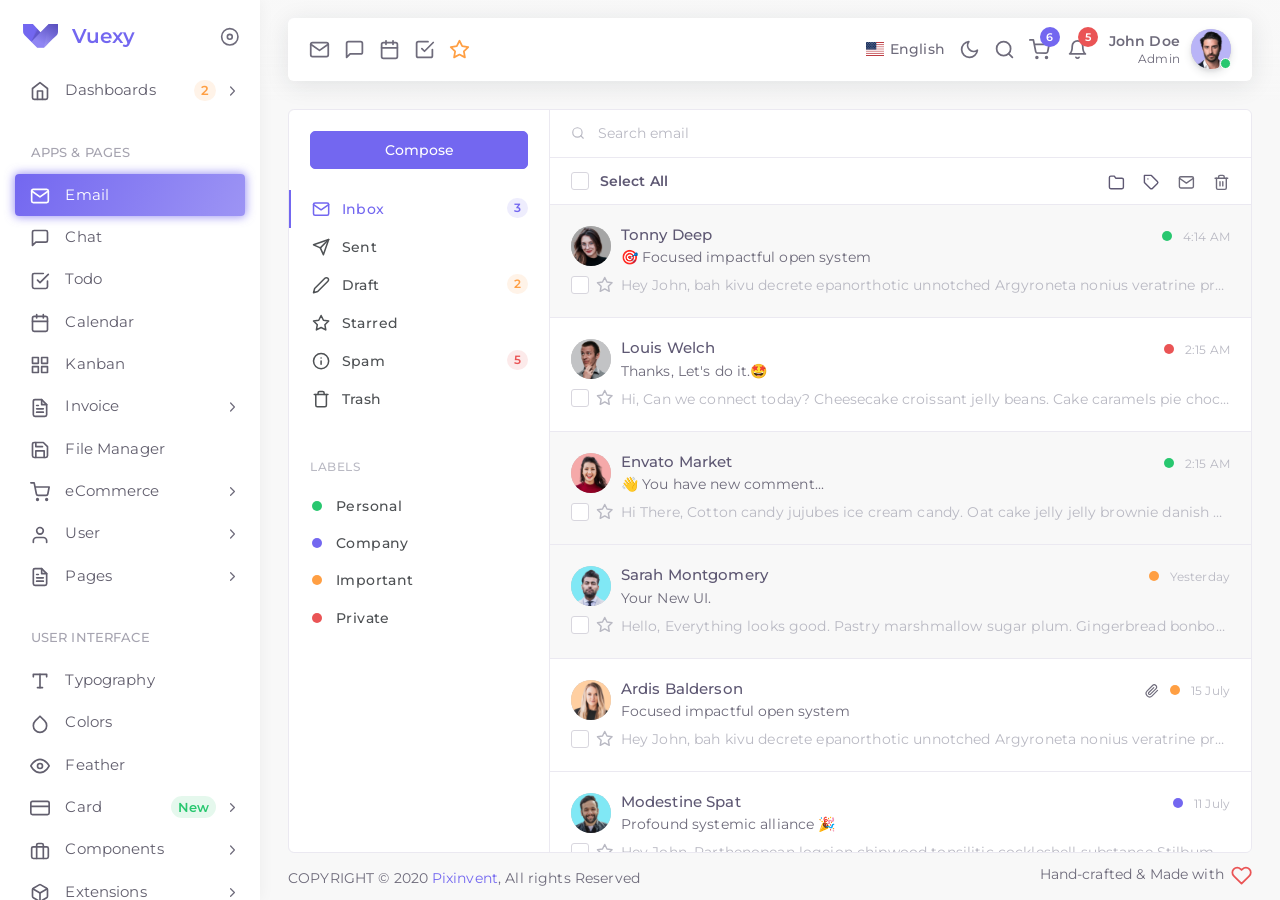
<file: admin/app-email.html>
<!DOCTYPE html>
<html class="loading" lang="en" data-textdirection="ltr">
<!-- BEGIN: Head-->

<head>
    <meta http-equiv="Content-Type" content="text/html; charset=UTF-8">
    <meta http-equiv="X-UA-Compatible" content="IE=edge">
    <meta name="viewport" content="width=device-width, initial-scale=1.0, user-scalable=0, minimal-ui">
    <meta name="description" content="Vuexy admin is super flexible, powerful, clean &amp; modern responsive bootstrap 4 admin template with unlimited possibilities.">
    <meta name="keywords" content="admin template, Vuexy admin template, dashboard template, flat admin template, responsive admin template, web app">
    <meta name="author" content="PIXINVENT">
    <title>Email Application - Vuexy - Bootstrap HTML admin template</title>
    <link rel="apple-touch-icon" href="app-assets/images/ico/apple-icon-120.png">
    <link rel="shortcut icon" type="image/x-icon" href="app-assets/images/ico/favicon.ico">
    <link href="https://fonts.googleapis.com/css2?family=Montserrat:ital,wght@0,300;0,400;0,500;0,600;1,400;1,500;1,600" rel="stylesheet">

    <!-- BEGIN: Vendor CSS-->
    <link rel="stylesheet" type="text/css" href="app-assets/vendors/css/vendors.min.css">
    <link rel="stylesheet" type="text/css" href="app-assets/vendors/css/editors/quill/katex.min.css">
    <link rel="stylesheet" type="text/css" href="app-assets/vendors/css/editors/quill/monokai-sublime.min.css">
    <link rel="stylesheet" type="text/css" href="app-assets/vendors/css/editors/quill/quill.snow.css">
    <link rel="stylesheet" type="text/css" href="app-assets/vendors/css/extensions/toastr.min.css">
    <link rel="stylesheet" type="text/css" href="app-assets/vendors/css/forms/select/select2.min.css">
    <link rel="preconnect" href="https://fonts.gstatic.com">
    <link rel="stylesheet" type="text/css" href="https://fonts.googleapis.com/css2?family=Inconsolata&amp;family=Roboto+Slab&amp;family=Slabo+27px&amp;family=Sofia&amp;family=Ubuntu+Mono&amp;display=swap">
    <!-- END: Vendor CSS-->

    <!-- BEGIN: Theme CSS-->
    <link rel="stylesheet" type="text/css" href="app-assets/css/bootstrap.css">
    <link rel="stylesheet" type="text/css" href="app-assets/css/bootstrap-extended.css">
    <link rel="stylesheet" type="text/css" href="app-assets/css/colors.css">
    <link rel="stylesheet" type="text/css" href="app-assets/css/components.css">
    <link rel="stylesheet" type="text/css" href="app-assets/css/themes/dark-layout.css">
    <link rel="stylesheet" type="text/css" href="app-assets/css/themes/bordered-layout.css">
    <link rel="stylesheet" type="text/css" href="app-assets/css/themes/semi-dark-layout.css">

    <!-- BEGIN: Page CSS-->
    <link rel="stylesheet" type="text/css" href="app-assets/css/core/menu/menu-types/vertical-menu.css">
    <link rel="stylesheet" type="text/css" href="app-assets/css/plugins/forms/form-quill-editor.css">
    <link rel="stylesheet" type="text/css" href="app-assets/css/plugins/extensions/ext-component-toastr.css">
    <link rel="stylesheet" type="text/css" href="app-assets/css/pages/app-email.css">
    <!-- END: Page CSS-->

    <!-- BEGIN: Custom CSS-->
    <link rel="stylesheet" type="text/css" href="assets/css/style.css">
    <!-- END: Custom CSS-->

</head>
<!-- END: Head-->

<!-- BEGIN: Body-->

<body class="vertical-layout vertical-menu-modern content-left-sidebar navbar-floating footer-static  " data-open="click" data-menu="vertical-menu-modern" data-col="content-left-sidebar">

    <!-- BEGIN: Header-->
    <nav class="header-navbar navbar navbar-expand-lg align-items-center floating-nav navbar-light navbar-shadow">
        <div class="navbar-container d-flex content">
            <div class="bookmark-wrapper d-flex align-items-center">
                <ul class="nav navbar-nav d-xl-none">
                    <li class="nav-item"><a class="nav-link menu-toggle" href="javascript:void(0);"><i class="ficon" data-feather="menu"></i></a></li>
                </ul>
                <ul class="nav navbar-nav bookmark-icons">
                    <li class="nav-item d-none d-lg-block"><a class="nav-link" href="app-email.html" data-toggle="tooltip" data-placement="top" title="Email"><i class="ficon" data-feather="mail"></i></a></li>
                    <li class="nav-item d-none d-lg-block"><a class="nav-link" href="app-chat.html" data-toggle="tooltip" data-placement="top" title="Chat"><i class="ficon" data-feather="message-square"></i></a></li>
                    <li class="nav-item d-none d-lg-block"><a class="nav-link" href="app-calendar.html" data-toggle="tooltip" data-placement="top" title="Calendar"><i class="ficon" data-feather="calendar"></i></a></li>
                    <li class="nav-item d-none d-lg-block"><a class="nav-link" href="app-todo.html" data-toggle="tooltip" data-placement="top" title="Todo"><i class="ficon" data-feather="check-square"></i></a></li>
                </ul>
                <ul class="nav navbar-nav">
                    <li class="nav-item d-none d-lg-block"><a class="nav-link bookmark-star"><i class="ficon text-warning" data-feather="star"></i></a>
                        <div class="bookmark-input search-input">
                            <div class="bookmark-input-icon"><i data-feather="search"></i></div>
                            <input class="form-control input" type="text" placeholder="Bookmark" tabindex="0" data-search="search">
                            <ul class="search-list search-list-bookmark"></ul>
                        </div>
                    </li>
                </ul>
            </div>
            <ul class="nav navbar-nav align-items-center ml-auto">
                <li class="nav-item dropdown dropdown-language"><a class="nav-link dropdown-toggle" id="dropdown-flag" href="javascript:void(0);" data-toggle="dropdown" aria-haspopup="true" aria-expanded="false"><i class="flag-icon flag-icon-us"></i><span class="selected-language">English</span></a>
                    <div class="dropdown-menu dropdown-menu-right" aria-labelledby="dropdown-flag"><a class="dropdown-item" href="javascript:void(0);" data-language="en"><i class="flag-icon flag-icon-us"></i> English</a><a class="dropdown-item" href="javascript:void(0);" data-language="fr"><i class="flag-icon flag-icon-fr"></i> French</a><a class="dropdown-item" href="javascript:void(0);" data-language="de"><i class="flag-icon flag-icon-de"></i> German</a><a class="dropdown-item" href="javascript:void(0);" data-language="pt"><i class="flag-icon flag-icon-pt"></i> Portuguese</a></div>
                </li>
                <li class="nav-item d-none d-lg-block"><a class="nav-link nav-link-style"><i class="ficon" data-feather="moon"></i></a></li>
                <li class="nav-item nav-search"><a class="nav-link nav-link-search"><i class="ficon" data-feather="search"></i></a>
                    <div class="search-input">
                        <div class="search-input-icon"><i data-feather="search"></i></div>
                        <input class="form-control input" type="text" placeholder="Explore Vuexy..." tabindex="-1" data-search="search">
                        <div class="search-input-close"><i data-feather="x"></i></div>
                        <ul class="search-list search-list-main"></ul>
                    </div>
                </li>
                <li class="nav-item dropdown dropdown-cart mr-25"><a class="nav-link" href="javascript:void(0);" data-toggle="dropdown"><i class="ficon" data-feather="shopping-cart"></i><span class="badge badge-pill badge-primary badge-up cart-item-count">6</span></a>
                    <ul class="dropdown-menu dropdown-menu-media dropdown-menu-right">
                        <li class="dropdown-menu-header">
                            <div class="dropdown-header d-flex">
                                <h4 class="notification-title mb-0 mr-auto">My Cart</h4>
                                <div class="badge badge-pill badge-light-primary">4 Items</div>
                            </div>
                        </li>
                        <li class="scrollable-container media-list">
                            <div class="media align-items-center"><img class="d-block rounded mr-1" src="app-assets/images/pages/eCommerce/1.png" alt="donuts" width="62">
                                <div class="media-body"><i class="ficon cart-item-remove" data-feather="x"></i>
                                    <div class="media-heading">
                                        <h6 class="cart-item-title"><a class="text-body" href="app-ecommerce-details.html"> Apple watch 5</a></h6><small class="cart-item-by">By Apple</small>
                                    </div>
                                    <div class="cart-item-qty">
                                        <div class="input-group">
                                            <input class="touchspin-cart" type="number" value="1">
                                        </div>
                                    </div>
                                    <h5 class="cart-item-price">$374.90</h5>
                                </div>
                            </div>
                            <div class="media align-items-center"><img class="d-block rounded mr-1" src="app-assets/images/pages/eCommerce/7.png" alt="donuts" width="62">
                                <div class="media-body"><i class="ficon cart-item-remove" data-feather="x"></i>
                                    <div class="media-heading">
                                        <h6 class="cart-item-title"><a class="text-body" href="app-ecommerce-details.html"> Google Home Mini</a></h6><small class="cart-item-by">By Google</small>
                                    </div>
                                    <div class="cart-item-qty">
                                        <div class="input-group">
                                            <input class="touchspin-cart" type="number" value="3">
                                        </div>
                                    </div>
                                    <h5 class="cart-item-price">$129.40</h5>
                                </div>
                            </div>
                            <div class="media align-items-center"><img class="d-block rounded mr-1" src="app-assets/images/pages/eCommerce/2.png" alt="donuts" width="62">
                                <div class="media-body"><i class="ficon cart-item-remove" data-feather="x"></i>
                                    <div class="media-heading">
                                        <h6 class="cart-item-title"><a class="text-body" href="app-ecommerce-details.html"> iPhone 11 Pro</a></h6><small class="cart-item-by">By Apple</small>
                                    </div>
                                    <div class="cart-item-qty">
                                        <div class="input-group">
                                            <input class="touchspin-cart" type="number" value="2">
                                        </div>
                                    </div>
                                    <h5 class="cart-item-price">$699.00</h5>
                                </div>
                            </div>
                            <div class="media align-items-center"><img class="d-block rounded mr-1" src="app-assets/images/pages/eCommerce/3.png" alt="donuts" width="62">
                                <div class="media-body"><i class="ficon cart-item-remove" data-feather="x"></i>
                                    <div class="media-heading">
                                        <h6 class="cart-item-title"><a class="text-body" href="app-ecommerce-details.html"> iMac Pro</a></h6><small class="cart-item-by">By Apple</small>
                                    </div>
                                    <div class="cart-item-qty">
                                        <div class="input-group">
                                            <input class="touchspin-cart" type="number" value="1">
                                        </div>
                                    </div>
                                    <h5 class="cart-item-price">$4,999.00</h5>
                                </div>
                            </div>
                            <div class="media align-items-center"><img class="d-block rounded mr-1" src="app-assets/images/pages/eCommerce/5.png" alt="donuts" width="62">
                                <div class="media-body"><i class="ficon cart-item-remove" data-feather="x"></i>
                                    <div class="media-heading">
                                        <h6 class="cart-item-title"><a class="text-body" href="app-ecommerce-details.html"> MacBook Pro</a></h6><small class="cart-item-by">By Apple</small>
                                    </div>
                                    <div class="cart-item-qty">
                                        <div class="input-group">
                                            <input class="touchspin-cart" type="number" value="1">
                                        </div>
                                    </div>
                                    <h5 class="cart-item-price">$2,999.00</h5>
                                </div>
                            </div>
                        </li>
                        <li class="dropdown-menu-footer">
                            <div class="d-flex justify-content-between mb-1">
                                <h6 class="font-weight-bolder mb-0">Total:</h6>
                                <h6 class="text-primary font-weight-bolder mb-0">$10,999.00</h6>
                            </div><a class="btn btn-primary btn-block" href="app-ecommerce-checkout.html">Checkout</a>
                        </li>
                    </ul>
                </li>
                <li class="nav-item dropdown dropdown-notification mr-25"><a class="nav-link" href="javascript:void(0);" data-toggle="dropdown"><i class="ficon" data-feather="bell"></i><span class="badge badge-pill badge-danger badge-up">5</span></a>
                    <ul class="dropdown-menu dropdown-menu-media dropdown-menu-right">
                        <li class="dropdown-menu-header">
                            <div class="dropdown-header d-flex">
                                <h4 class="notification-title mb-0 mr-auto">Notifications</h4>
                                <div class="badge badge-pill badge-light-primary">6 New</div>
                            </div>
                        </li>
                        <li class="scrollable-container media-list"><a class="d-flex" href="javascript:void(0)">
                                <div class="media d-flex align-items-start">
                                    <div class="media-left">
                                        <div class="avatar"><img src="app-assets/images/portrait/small/avatar-s-15.jpg" alt="avatar" width="32" height="32"></div>
                                    </div>
                                    <div class="media-body">
                                        <p class="media-heading"><span class="font-weight-bolder">Congratulation Sam 🎉</span>winner!</p><small class="notification-text"> Won the monthly best seller badge.</small>
                                    </div>
                                </div>
                            </a><a class="d-flex" href="javascript:void(0)">
                                <div class="media d-flex align-items-start">
                                    <div class="media-left">
                                        <div class="avatar"><img src="app-assets/images/portrait/small/avatar-s-3.jpg" alt="avatar" width="32" height="32"></div>
                                    </div>
                                    <div class="media-body">
                                        <p class="media-heading"><span class="font-weight-bolder">New message</span>&nbsp;received</p><small class="notification-text"> You have 10 unread messages</small>
                                    </div>
                                </div>
                            </a><a class="d-flex" href="javascript:void(0)">
                                <div class="media d-flex align-items-start">
                                    <div class="media-left">
                                        <div class="avatar bg-light-danger">
                                            <div class="avatar-content">MD</div>
                                        </div>
                                    </div>
                                    <div class="media-body">
                                        <p class="media-heading"><span class="font-weight-bolder">Revised Order 👋</span>&nbsp;checkout</p><small class="notification-text"> MD Inc. order updated</small>
                                    </div>
                                </div>
                            </a>
                            <div class="media d-flex align-items-center">
                                <h6 class="font-weight-bolder mr-auto mb-0">System Notifications</h6>
                                <div class="custom-control custom-control-primary custom-switch">
                                    <input class="custom-control-input" id="systemNotification" type="checkbox" checked="">
                                    <label class="custom-control-label" for="systemNotification"></label>
                                </div>
                            </div><a class="d-flex" href="javascript:void(0)">
                                <div class="media d-flex align-items-start">
                                    <div class="media-left">
                                        <div class="avatar bg-light-danger">
                                            <div class="avatar-content"><i class="avatar-icon" data-feather="x"></i></div>
                                        </div>
                                    </div>
                                    <div class="media-body">
                                        <p class="media-heading"><span class="font-weight-bolder">Server down</span>&nbsp;registered</p><small class="notification-text"> USA Server is down due to hight CPU usage</small>
                                    </div>
                                </div>
                            </a><a class="d-flex" href="javascript:void(0)">
                                <div class="media d-flex align-items-start">
                                    <div class="media-left">
                                        <div class="avatar bg-light-success">
                                            <div class="avatar-content"><i class="avatar-icon" data-feather="check"></i></div>
                                        </div>
                                    </div>
                                    <div class="media-body">
                                        <p class="media-heading"><span class="font-weight-bolder">Sales report</span>&nbsp;generated</p><small class="notification-text"> Last month sales report generated</small>
                                    </div>
                                </div>
                            </a><a class="d-flex" href="javascript:void(0)">
                                <div class="media d-flex align-items-start">
                                    <div class="media-left">
                                        <div class="avatar bg-light-warning">
                                            <div class="avatar-content"><i class="avatar-icon" data-feather="alert-triangle"></i></div>
                                        </div>
                                    </div>
                                    <div class="media-body">
                                        <p class="media-heading"><span class="font-weight-bolder">High memory</span>&nbsp;usage</p><small class="notification-text"> BLR Server using high memory</small>
                                    </div>
                                </div>
                            </a>
                        </li>
                        <li class="dropdown-menu-footer"><a class="btn btn-primary btn-block" href="javascript:void(0)">Read all notifications</a></li>
                    </ul>
                </li>
                <li class="nav-item dropdown dropdown-user"><a class="nav-link dropdown-toggle dropdown-user-link" id="dropdown-user" href="javascript:void(0);" data-toggle="dropdown" aria-haspopup="true" aria-expanded="false">
                        <div class="user-nav d-sm-flex d-none"><span class="user-name font-weight-bolder">John Doe</span><span class="user-status">Admin</span></div><span class="avatar"><img class="round" src="app-assets/images/portrait/small/avatar-s-11.jpg" alt="avatar" height="40" width="40"><span class="avatar-status-online"></span></span>
                    </a>
                    <div class="dropdown-menu dropdown-menu-right" aria-labelledby="dropdown-user"><a class="dropdown-item" href="page-profile.html"><i class="mr-50" data-feather="user"></i> Profile</a><a class="dropdown-item" href="app-email.html"><i class="mr-50" data-feather="mail"></i> Inbox</a><a class="dropdown-item" href="app-todo.html"><i class="mr-50" data-feather="check-square"></i> Task</a><a class="dropdown-item" href="app-chat.html"><i class="mr-50" data-feather="message-square"></i> Chats</a>
                        <div class="dropdown-divider"></div><a class="dropdown-item" href="page-account-settings.html"><i class="mr-50" data-feather="settings"></i> Settings</a><a class="dropdown-item" href="page-pricing.html"><i class="mr-50" data-feather="credit-card"></i> Pricing</a><a class="dropdown-item" href="page-faq.html"><i class="mr-50" data-feather="help-circle"></i> FAQ</a><a class="dropdown-item" href="page-auth-login-v2.html"><i class="mr-50" data-feather="power"></i> Logout</a>
                    </div>
                </li>
            </ul>
        </div>
    </nav>
    <ul class="main-search-list-defaultlist d-none">
        <li class="d-flex align-items-center"><a href="javascript:void(0);">
                <h6 class="section-label mt-75 mb-0">Files</h6>
            </a></li>
        <li class="auto-suggestion"><a class="d-flex align-items-center justify-content-between w-100" href="app-file-manager.html">
                <div class="d-flex">
                    <div class="mr-75"><img src="app-assets/images/icons/xls.png" alt="png" height="32"></div>
                    <div class="search-data">
                        <p class="search-data-title mb-0">Two new item submitted</p><small class="text-muted">Marketing Manager</small>
                    </div>
                </div><small class="search-data-size mr-50 text-muted">&apos;17kb</small>
            </a></li>
        <li class="auto-suggestion"><a class="d-flex align-items-center justify-content-between w-100" href="app-file-manager.html">
                <div class="d-flex">
                    <div class="mr-75"><img src="app-assets/images/icons/jpg.png" alt="png" height="32"></div>
                    <div class="search-data">
                        <p class="search-data-title mb-0">52 JPG file Generated</p><small class="text-muted">FontEnd Developer</small>
                    </div>
                </div><small class="search-data-size mr-50 text-muted">&apos;11kb</small>
            </a></li>
        <li class="auto-suggestion"><a class="d-flex align-items-center justify-content-between w-100" href="app-file-manager.html">
                <div class="d-flex">
                    <div class="mr-75"><img src="app-assets/images/icons/pdf.png" alt="png" height="32"></div>
                    <div class="search-data">
                        <p class="search-data-title mb-0">25 PDF File Uploaded</p><small class="text-muted">Digital Marketing Manager</small>
                    </div>
                </div><small class="search-data-size mr-50 text-muted">&apos;150kb</small>
            </a></li>
        <li class="auto-suggestion"><a class="d-flex align-items-center justify-content-between w-100" href="app-file-manager.html">
                <div class="d-flex">
                    <div class="mr-75"><img src="app-assets/images/icons/doc.png" alt="png" height="32"></div>
                    <div class="search-data">
                        <p class="search-data-title mb-0">Anna_Strong.doc</p><small class="text-muted">Web Designer</small>
                    </div>
                </div><small class="search-data-size mr-50 text-muted">&apos;256kb</small>
            </a></li>
        <li class="d-flex align-items-center"><a href="javascript:void(0);">
                <h6 class="section-label mt-75 mb-0">Members</h6>
            </a></li>
        <li class="auto-suggestion"><a class="d-flex align-items-center justify-content-between py-50 w-100" href="app-user-view.html">
                <div class="d-flex align-items-center">
                    <div class="avatar mr-75"><img src="app-assets/images/portrait/small/avatar-s-8.jpg" alt="png" height="32"></div>
                    <div class="search-data">
                        <p class="search-data-title mb-0">John Doe</p><small class="text-muted">UI designer</small>
                    </div>
                </div>
            </a></li>
        <li class="auto-suggestion"><a class="d-flex align-items-center justify-content-between py-50 w-100" href="app-user-view.html">
                <div class="d-flex align-items-center">
                    <div class="avatar mr-75"><img src="app-assets/images/portrait/small/avatar-s-1.jpg" alt="png" height="32"></div>
                    <div class="search-data">
                        <p class="search-data-title mb-0">Michal Clark</p><small class="text-muted">FontEnd Developer</small>
                    </div>
                </div>
            </a></li>
        <li class="auto-suggestion"><a class="d-flex align-items-center justify-content-between py-50 w-100" href="app-user-view.html">
                <div class="d-flex align-items-center">
                    <div class="avatar mr-75"><img src="app-assets/images/portrait/small/avatar-s-14.jpg" alt="png" height="32"></div>
                    <div class="search-data">
                        <p class="search-data-title mb-0">Milena Gibson</p><small class="text-muted">Digital Marketing Manager</small>
                    </div>
                </div>
            </a></li>
        <li class="auto-suggestion"><a class="d-flex align-items-center justify-content-between py-50 w-100" href="app-user-view.html">
                <div class="d-flex align-items-center">
                    <div class="avatar mr-75"><img src="app-assets/images/portrait/small/avatar-s-6.jpg" alt="png" height="32"></div>
                    <div class="search-data">
                        <p class="search-data-title mb-0">Anna Strong</p><small class="text-muted">Web Designer</small>
                    </div>
                </div>
            </a></li>
    </ul>
    <ul class="main-search-list-defaultlist-other-list d-none">
        <li class="auto-suggestion justify-content-between"><a class="d-flex align-items-center justify-content-between w-100 py-50">
                <div class="d-flex justify-content-start"><span class="mr-75" data-feather="alert-circle"></span><span>No results found.</span></div>
            </a></li>
    </ul>
    <!-- END: Header-->


    <!-- BEGIN: Main Menu-->
    <div class="main-menu menu-fixed menu-light menu-accordion menu-shadow" data-scroll-to-active="true">
        <div class="navbar-header">
            <ul class="nav navbar-nav flex-row">
                <li class="nav-item mr-auto"><a class="navbar-brand" href="html/ltr/vertical-menu-template/index.html"><span class="brand-logo">
                            <svg viewbox="0 0 139 95" version="1.1" xmlns="http://www.w3.org/2000/svg" xmlns:xlink="http://www.w3.org/1999/xlink" height="24">
                                <defs>
                                    <lineargradient id="linearGradient-1" x1="100%" y1="10.5120544%" x2="50%" y2="89.4879456%">
                                        <stop stop-color="#000000" offset="0%"></stop>
                                        <stop stop-color="#FFFFFF" offset="100%"></stop>
                                    </lineargradient>
                                    <lineargradient id="linearGradient-2" x1="64.0437835%" y1="46.3276743%" x2="37.373316%" y2="100%">
                                        <stop stop-color="#EEEEEE" stop-opacity="0" offset="0%"></stop>
                                        <stop stop-color="#FFFFFF" offset="100%"></stop>
                                    </lineargradient>
                                </defs>
                                <g id="Page-1" stroke="none" stroke-width="1" fill="none" fill-rule="evenodd">
                                    <g id="Artboard" transform="translate(-400.000000, -178.000000)">
                                        <g id="Group" transform="translate(400.000000, 178.000000)">
                                            <path class="text-primary" id="Path" d="M-5.68434189e-14,2.84217094e-14 L39.1816085,2.84217094e-14 L69.3453773,32.2519224 L101.428699,2.84217094e-14 L138.784583,2.84217094e-14 L138.784199,29.8015838 C137.958931,37.3510206 135.784352,42.5567762 132.260463,45.4188507 C128.736573,48.2809251 112.33867,64.5239941 83.0667527,94.1480575 L56.2750821,94.1480575 L6.71554594,44.4188507 C2.46876683,39.9813776 0.345377275,35.1089553 0.345377275,29.8015838 C0.345377275,24.4942122 0.230251516,14.560351 -5.68434189e-14,2.84217094e-14 Z" style="fill:currentColor"></path>
                                            <path id="Path1" d="M69.3453773,32.2519224 L101.428699,1.42108547e-14 L138.784583,1.42108547e-14 L138.784199,29.8015838 C137.958931,37.3510206 135.784352,42.5567762 132.260463,45.4188507 C128.736573,48.2809251 112.33867,64.5239941 83.0667527,94.1480575 L56.2750821,94.1480575 L32.8435758,70.5039241 L69.3453773,32.2519224 Z" fill="url(#linearGradient-1)" opacity="0.2"></path>
                                            <polygon id="Path-2" fill="#000000" opacity="0.049999997" points="69.3922914 32.4202615 32.8435758 70.5039241 54.0490008 16.1851325"></polygon>
                                            <polygon id="Path-21" fill="#000000" opacity="0.099999994" points="69.3922914 32.4202615 32.8435758 70.5039241 58.3683556 20.7402338"></polygon>
                                            <polygon id="Path-3" fill="url(#linearGradient-2)" opacity="0.099999994" points="101.428699 0 83.0667527 94.1480575 130.378721 47.0740288"></polygon>
                                        </g>
                                    </g>
                                </g>
                            </svg></span>
                        <h2 class="brand-text">Vuexy</h2>
                    </a></li>
                <li class="nav-item nav-toggle"><a class="nav-link modern-nav-toggle pr-0" data-toggle="collapse"><i class="d-block d-xl-none text-primary toggle-icon font-medium-4" data-feather="x"></i><i class="d-none d-xl-block collapse-toggle-icon font-medium-4  text-primary" data-feather="disc" data-ticon="disc"></i></a></li>
            </ul>
        </div>
        <div class="shadow-bottom"></div>
        <div class="main-menu-content">
            <ul class="navigation navigation-main" id="main-menu-navigation" data-menu="menu-navigation">
                <li class=" nav-item"><a class="d-flex align-items-center" href="index.html"><i data-feather="home"></i><span class="menu-title text-truncate" data-i18n="Dashboards">Dashboards</span><span class="badge badge-light-warning badge-pill ml-auto mr-1">2</span></a>
                    <ul class="menu-content">
                        <li><a class="d-flex align-items-center" href="dashboard-analytics.html"><i data-feather="circle"></i><span class="menu-item text-truncate" data-i18n="Analytics">Analytics</span></a>
                        </li>
                        <li><a class="d-flex align-items-center" href="dashboard-ecommerce.html"><i data-feather="circle"></i><span class="menu-item text-truncate" data-i18n="eCommerce">eCommerce</span></a>
                        </li>
                    </ul>
                </li>
                <li class=" navigation-header"><span data-i18n="Apps &amp; Pages">Apps &amp; Pages</span><i data-feather="more-horizontal"></i>
                </li>
                <li class="active nav-item"><a class="d-flex align-items-center" href="app-email.html"><i data-feather="mail"></i><span class="menu-title text-truncate" data-i18n="Email">Email</span></a>
                </li>
                <li class=" nav-item"><a class="d-flex align-items-center" href="app-chat.html"><i data-feather="message-square"></i><span class="menu-title text-truncate" data-i18n="Chat">Chat</span></a>
                </li>
                <li class=" nav-item"><a class="d-flex align-items-center" href="app-todo.html"><i data-feather="check-square"></i><span class="menu-title text-truncate" data-i18n="Todo">Todo</span></a>
                </li>
                <li class=" nav-item"><a class="d-flex align-items-center" href="app-calendar.html"><i data-feather="calendar"></i><span class="menu-title text-truncate" data-i18n="Calendar">Calendar</span></a>
                </li>
                <li class=" nav-item"><a class="d-flex align-items-center" href="app-kanban.html"><i data-feather="grid"></i><span class="menu-title text-truncate" data-i18n="Kanban">Kanban</span></a>
                </li>
                <li class=" nav-item"><a class="d-flex align-items-center" href="#"><i data-feather="file-text"></i><span class="menu-title text-truncate" data-i18n="Invoice">Invoice</span></a>
                    <ul class="menu-content">
                        <li><a class="d-flex align-items-center" href="app-invoice-list.html"><i data-feather="circle"></i><span class="menu-item text-truncate" data-i18n="List">List</span></a>
                        </li>
                        <li><a class="d-flex align-items-center" href="app-invoice-preview.html"><i data-feather="circle"></i><span class="menu-item text-truncate" data-i18n="Preview">Preview</span></a>
                        </li>
                        <li><a class="d-flex align-items-center" href="app-invoice-edit.html"><i data-feather="circle"></i><span class="menu-item text-truncate" data-i18n="Edit">Edit</span></a>
                        </li>
                        <li><a class="d-flex align-items-center" href="app-invoice-add.html"><i data-feather="circle"></i><span class="menu-item text-truncate" data-i18n="Add">Add</span></a>
                        </li>
                    </ul>
                </li>
                <li class=" nav-item"><a class="d-flex align-items-center" href="app-file-manager.html"><i data-feather="save"></i><span class="menu-title text-truncate" data-i18n="File Manager">File Manager</span></a>
                </li>
                <li class=" nav-item"><a class="d-flex align-items-center" href="#"><i data-feather="shopping-cart"></i><span class="menu-title text-truncate" data-i18n="eCommerce">eCommerce</span></a>
                    <ul class="menu-content">
                        <li><a class="d-flex align-items-center" href="app-ecommerce-shop.html"><i data-feather="circle"></i><span class="menu-item text-truncate" data-i18n="Shop">Shop</span></a>
                        </li>
                        <li><a class="d-flex align-items-center" href="app-ecommerce-details.html"><i data-feather="circle"></i><span class="menu-item text-truncate" data-i18n="Details">Details</span></a>
                        </li>
                        <li><a class="d-flex align-items-center" href="app-ecommerce-wishlist.html"><i data-feather="circle"></i><span class="menu-item text-truncate" data-i18n="Wish List">Wish List</span></a>
                        </li>
                        <li><a class="d-flex align-items-center" href="app-ecommerce-checkout.html"><i data-feather="circle"></i><span class="menu-item text-truncate" data-i18n="Checkout">Checkout</span></a>
                        </li>
                    </ul>
                </li>
                <li class=" nav-item"><a class="d-flex align-items-center" href="#"><i data-feather="user"></i><span class="menu-title text-truncate" data-i18n="User">User</span></a>
                    <ul class="menu-content">
                        <li><a class="d-flex align-items-center" href="app-user-list.html"><i data-feather="circle"></i><span class="menu-item text-truncate" data-i18n="List">List</span></a>
                        </li>
                        <li><a class="d-flex align-items-center" href="app-user-view.html"><i data-feather="circle"></i><span class="menu-item text-truncate" data-i18n="View">View</span></a>
                        </li>
                        <li><a class="d-flex align-items-center" href="app-user-edit.html"><i data-feather="circle"></i><span class="menu-item text-truncate" data-i18n="Edit">Edit</span></a>
                        </li>
                    </ul>
                </li>
                <li class=" nav-item"><a class="d-flex align-items-center" href="#"><i data-feather="file-text"></i><span class="menu-title text-truncate" data-i18n="Pages">Pages</span></a>
                    <ul class="menu-content">
                        <li><a class="d-flex align-items-center" href="#"><i data-feather="circle"></i><span class="menu-item text-truncate" data-i18n="Authentication">Authentication</span></a>
                            <ul class="menu-content">
                                <li><a class="d-flex align-items-center" href="page-auth-login-v1.html" target="_blank"><span class="menu-item text-truncate" data-i18n="LoginV1">Login v1</span></a>
                                </li>
                                <li><a class="d-flex align-items-center" href="page-auth-login-v2.html" target="_blank"><span class="menu-item text-truncate" data-i18n="LoginV2">Login v2</span></a>
                                </li>
                                <li><a class="d-flex align-items-center" href="page-auth-register-v1.html" target="_blank"><span class="menu-item text-truncate" data-i18n="RegisterV1">Register v1</span></a>
                                </li>
                                <li><a class="d-flex align-items-center" href="page-auth-register-v2.html" target="_blank"><span class="menu-item text-truncate" data-i18n="RegisterV2">Register v2</span></a>
                                </li>
                                <li><a class="d-flex align-items-center" href="page-auth-forgot-password-v1.html" target="_blank"><span class="menu-item text-truncate" data-i18n="ForgotPasswordV1">Forgot Password v1</span></a>
                                </li>
                                <li><a class="d-flex align-items-center" href="page-auth-forgot-password-v2.html" target="_blank"><span class="menu-item text-truncate" data-i18n="ForgotPasswordV2">Forgot Password v2</span></a>
                                </li>
                                <li><a class="d-flex align-items-center" href="page-auth-reset-password-v1.html" target="_blank"><span class="menu-item text-truncate" data-i18n="ResetPasswordV1">Reset Password v1</span></a>
                                </li>
                                <li><a class="d-flex align-items-center" href="page-auth-reset-password-v2.html" target="_blank"><span class="menu-item text-truncate" data-i18n="ResetPasswordV2">Reset Password v2</span></a>
                                </li>
                            </ul>
                        </li>
                        <li><a class="d-flex align-items-center" href="page-account-settings.html"><i data-feather="circle"></i><span class="menu-item text-truncate" data-i18n="Account Settings">Account Settings</span></a>
                        </li>
                        <li><a class="d-flex align-items-center" href="page-profile.html"><i data-feather="circle"></i><span class="menu-item text-truncate" data-i18n="Profile">Profile</span></a>
                        </li>
                        <li><a class="d-flex align-items-center" href="page-faq.html"><i data-feather="circle"></i><span class="menu-item text-truncate" data-i18n="FAQ">FAQ</span></a>
                        </li>
                        <li><a class="d-flex align-items-center" href="page-knowledge-base.html"><i data-feather="circle"></i><span class="menu-item text-truncate" data-i18n="Knowledge Base">Knowledge Base</span></a>
                        </li>
                        <li><a class="d-flex align-items-center" href="page-pricing.html"><i data-feather="circle"></i><span class="menu-item text-truncate" data-i18n="Pricing">Pricing</span></a>
                        </li>
                        <li><a class="d-flex align-items-center" href="#"><i data-feather="circle"></i><span class="menu-item text-truncate" data-i18n="Blog">Blog</span></a>
                            <ul class="menu-content">
                                <li><a class="d-flex align-items-center" href="page-blog-list.html"><span class="menu-item text-truncate" data-i18n="List">List</span></a>
                                </li>
                                <li><a class="d-flex align-items-center" href="page-blog-detail.html"><span class="menu-item text-truncate" data-i18n="Detail">Detail</span></a>
                                </li>
                                <li><a class="d-flex align-items-center" href="page-blog-edit.html"><span class="menu-item text-truncate" data-i18n="Edit">Edit</span></a>
                                </li>
                            </ul>
                        </li>
                        <li><a class="d-flex align-items-center" href="#"><i data-feather="circle"></i><span class="menu-item text-truncate" data-i18n="Mail Template">Mail Template</span></a>
                            <ul class="menu-content">
                                <li><a class="d-flex align-items-center" href="https://pixinvent.com/demo/vuexy-mail-template/mail-welcome.html" target="_blank"><span class="menu-item text-truncate" data-i18n="Welcome">Welcome</span></a>
                                </li>
                                <li><a class="d-flex align-items-center" href="https://pixinvent.com/demo/vuexy-mail-template/mail-reset-password.html" target="_blank"><span class="menu-item text-truncate" data-i18n="Reset Password">Reset Password</span></a>
                                </li>
                                <li><a class="d-flex align-items-center" href="https://pixinvent.com/demo/vuexy-mail-template/mail-verify-email.html" target="_blank"><span class="menu-item text-truncate" data-i18n="Verify Email">Verify Email</span></a>
                                </li>
                                <li><a class="d-flex align-items-center" href="https://pixinvent.com/demo/vuexy-mail-template/mail-deactivate-account.html" target="_blank"><span class="menu-item text-truncate" data-i18n="Deactivate Account">Deactivate Account</span></a>
                                </li>
                                <li><a class="d-flex align-items-center" href="https://pixinvent.com/demo/vuexy-mail-template/mail-invoice.html" target="_blank"><span class="menu-item text-truncate" data-i18n="Invoice">Invoice</span></a>
                                </li>
                                <li><a class="d-flex align-items-center" href="https://pixinvent.com/demo/vuexy-mail-template/mail-promotional.html" target="_blank"><span class="menu-item text-truncate" data-i18n="Promotional">Promotional</span></a>
                                </li>
                            </ul>
                        </li>
                        <li><a class="d-flex align-items-center" href="#"><i data-feather="circle"></i><span class="menu-item text-truncate" data-i18n="Miscellaneous">Miscellaneous</span></a>
                            <ul class="menu-content">
                                <li><a class="d-flex align-items-center" href="page-misc-coming-soon.html" target="_blank"><span class="menu-item text-truncate" data-i18n="Coming Soon">Coming Soon</span></a>
                                </li>
                                <li><a class="d-flex align-items-center" href="page-misc-not-authorized.html" target="_blank"><span class="menu-item text-truncate" data-i18n="Not Authorized">Not Authorized</span></a>
                                </li>
                                <li><a class="d-flex align-items-center" href="page-misc-under-maintenance.html" target="_blank"><span class="menu-item text-truncate" data-i18n="Maintenance">Maintenance</span></a>
                                </li>
                                <li><a class="d-flex align-items-center" href="page-misc-error.html" target="_blank"><span class="menu-item text-truncate" data-i18n="Error">Error</span></a>
                                </li>
                            </ul>
                        </li>
                    </ul>
                </li>
                <li class=" navigation-header"><span data-i18n="User Interface">User Interface</span><i data-feather="more-horizontal"></i>
                </li>
                <li class=" nav-item"><a class="d-flex align-items-center" href="ui-typography.html"><i data-feather="type"></i><span class="menu-title text-truncate" data-i18n="Typography">Typography</span></a>
                </li>
                <li class=" nav-item"><a class="d-flex align-items-center" href="ui-colors.html"><i data-feather="droplet"></i><span class="menu-title text-truncate" data-i18n="Colors">Colors</span></a>
                </li>
                <li class=" nav-item"><a class="d-flex align-items-center" href="ui-feather.html"><i data-feather="eye"></i><span class="menu-title text-truncate" data-i18n="Feather">Feather</span></a>
                </li>
                <li class=" nav-item"><a class="d-flex align-items-center" href="#"><i data-feather="credit-card"></i><span class="menu-title text-truncate" data-i18n="Card">Card</span><span class="badge badge-light-success badge-pill ml-auto mr-1">New</span></a>
                    <ul class="menu-content">
                        <li><a class="d-flex align-items-center" href="card-basic.html"><i data-feather="circle"></i><span class="menu-item text-truncate" data-i18n="Basic">Basic</span></a>
                        </li>
                        <li><a class="d-flex align-items-center" href="card-advance.html"><i data-feather="circle"></i><span class="menu-item text-truncate" data-i18n="Advance">Advance</span></a>
                        </li>
                        <li><a class="d-flex align-items-center" href="card-statistics.html"><i data-feather="circle"></i><span class="menu-item text-truncate" data-i18n="Statistics">Statistics</span></a>
                        </li>
                        <li><a class="d-flex align-items-center" href="card-analytics.html"><i data-feather="circle"></i><span class="menu-item text-truncate" data-i18n="Analytics">Analytics</span></a>
                        </li>
                        <li><a class="d-flex align-items-center" href="card-actions.html"><i data-feather="circle"></i><span class="menu-item text-truncate" data-i18n="Card Actions">Card Actions</span></a>
                        </li>
                    </ul>
                </li>
                <li class=" nav-item"><a class="d-flex align-items-center" href="#"><i data-feather="briefcase"></i><span class="menu-title text-truncate" data-i18n="Components">Components</span></a>
                    <ul class="menu-content">
                        <li><a class="d-flex align-items-center" href="component-alerts.html"><i data-feather="circle"></i><span class="menu-item text-truncate" data-i18n="Alerts">Alerts</span></a>
                        </li>
                        <li><a class="d-flex align-items-center" href="component-avatar.html"><i data-feather="circle"></i><span class="menu-item text-truncate" data-i18n="Avatar">Avatar</span></a>
                        </li>
                        <li><a class="d-flex align-items-center" href="component-badges.html"><i data-feather="circle"></i><span class="menu-item text-truncate" data-i18n="Badges">Badges</span></a>
                        </li>
                        <li><a class="d-flex align-items-center" href="component-breadcrumbs.html"><i data-feather="circle"></i><span class="menu-item text-truncate" data-i18n="Breadcrumbs">Breadcrumbs</span></a>
                        </li>
                        <li><a class="d-flex align-items-center" href="component-buttons.html"><i data-feather="circle"></i><span class="menu-item text-truncate" data-i18n="Buttons">Buttons</span></a>
                        </li>
                        <li><a class="d-flex align-items-center" href="component-carousel.html"><i data-feather="circle"></i><span class="menu-item text-truncate" data-i18n="Carousel">Carousel</span></a>
                        </li>
                        <li><a class="d-flex align-items-center" href="component-collapse.html"><i data-feather="circle"></i><span class="menu-item text-truncate" data-i18n="Collapse">Collapse</span></a>
                        </li>
                        <li><a class="d-flex align-items-center" href="component-divider.html"><i data-feather="circle"></i><span class="menu-item text-truncate" data-i18n="Divider">Divider</span></a>
                        </li>
                        <li><a class="d-flex align-items-center" href="component-dropdowns.html"><i data-feather="circle"></i><span class="menu-item text-truncate" data-i18n="Dropdowns">Dropdowns</span></a>
                        </li>
                        <li><a class="d-flex align-items-center" href="component-list-group.html"><i data-feather="circle"></i><span class="menu-item text-truncate" data-i18n="List Group">List Group</span></a>
                        </li>
                        <li><a class="d-flex align-items-center" href="component-media-objects.html"><i data-feather="circle"></i><span class="menu-item">Media Objects</span></a>
                        </li>
                        <li><a class="d-flex align-items-center" href="component-modals.html"><i data-feather="circle"></i><span class="menu-item text-truncate" data-i18n="Modals">Modals</span></a>
                        </li>
                        <li><a class="d-flex align-items-center" href="component-navs-component.html"><i data-feather="circle"></i><span class="menu-item text-truncate" data-i18n="Navs Component">Navs Component</span></a>
                        </li>
                        <li><a class="d-flex align-items-center" href="component-pagination.html"><i data-feather="circle"></i><span class="menu-item text-truncate" data-i18n="Pagination">Pagination</span></a>
                        </li>
                        <li><a class="d-flex align-items-center" href="component-pill-badges.html"><i data-feather="circle"></i><span class="menu-item text-truncate" data-i18n="Pill Badges">Pill Badges</span></a>
                        </li>
                        <li><a class="d-flex align-items-center" href="component-pills-component.html"><i data-feather="circle"></i><span class="menu-item text-truncate" data-i18n="Pills Component">Pills Component</span></a>
                        </li>
                        <li><a class="d-flex align-items-center" href="component-popovers.html"><i data-feather="circle"></i><span class="menu-item text-truncate" data-i18n="Popovers">Popovers</span></a>
                        </li>
                        <li><a class="d-flex align-items-center" href="component-progress.html"><i data-feather="circle"></i><span class="menu-item text-truncate" data-i18n="Progress">Progress</span></a>
                        </li>
                        <li><a class="d-flex align-items-center" href="component-spinner.html"><i data-feather="circle"></i><span class="menu-item text-truncate" data-i18n="Spinner">Spinner</span></a>
                        </li>
                        <li><a class="d-flex align-items-center" href="component-tabs-component.html"><i data-feather="circle"></i><span class="menu-item text-truncate" data-i18n="Tabs Component">Tabs Component</span></a>
                        </li>
                        <li><a class="d-flex align-items-center" href="component-timeline.html"><i data-feather="circle"></i><span class="menu-item text-truncate" data-i18n="Timeline">Timeline</span></a>
                        </li>
                        <li><a class="d-flex align-items-center" href="component-bs-toast.html"><i data-feather="circle"></i><span class="menu-item text-truncate" data-i18n="Toasts">Toasts</span></a>
                        </li>
                        <li><a class="d-flex align-items-center" href="component-tooltips.html"><i data-feather="circle"></i><span class="menu-item text-truncate" data-i18n="Tooltips">Tooltips</span></a>
                        </li>
                    </ul>
                </li>
                <li class=" nav-item"><a class="d-flex align-items-center" href="#"><i data-feather="box"></i><span class="menu-title text-truncate" data-i18n="Extensions">Extensions</span></a>
                    <ul class="menu-content">
                        <li><a class="d-flex align-items-center" href="ext-component-sweet-alerts.html"><i data-feather="circle"></i><span class="menu-item text-truncate" data-i18n="Sweet Alert">Sweet Alert</span></a>
                        </li>
                        <li><a class="d-flex align-items-center" href="ext-component-blockui.html"><i data-feather="circle"></i><span class="menu-item text-truncate" data-i18n="Block UI">BlockUI</span></a>
                        </li>
                        <li><a class="d-flex align-items-center" href="ext-component-toastr.html"><i data-feather="circle"></i><span class="menu-item text-truncate" data-i18n="Toastr">Toastr</span></a>
                        </li>
                        <li><a class="d-flex align-items-center" href="ext-component-sliders.html"><i data-feather="circle"></i><span class="menu-item text-truncate" data-i18n="Sliders">Sliders</span></a>
                        </li>
                        <li><a class="d-flex align-items-center" href="ext-component-drag-drop.html"><i data-feather="circle"></i><span class="menu-item text-truncate" data-i18n="Drag &amp; Drop">Drag &amp; Drop</span></a>
                        </li>
                        <li><a class="d-flex align-items-center" href="ext-component-tour.html"><i data-feather="circle"></i><span class="menu-item text-truncate" data-i18n="Tour">Tour</span></a>
                        </li>
                        <li><a class="d-flex align-items-center" href="ext-component-clipboard.html"><i data-feather="circle"></i><span class="menu-item text-truncate" data-i18n="Clipboard">Clipboard</span></a>
                        </li>
                        <li><a class="d-flex align-items-center" href="ext-component-media-player.html"><i data-feather="circle"></i><span class="menu-item text-truncate" data-i18n="Media player">Media Player</span></a>
                        </li>
                        <li><a class="d-flex align-items-center" href="ext-component-context-menu.html"><i data-feather="circle"></i><span class="menu-item text-truncate" data-i18n="Context Menu">Context Menu</span></a>
                        </li>
                        <li><a class="d-flex align-items-center" href="ext-component-swiper.html"><i data-feather="circle"></i><span class="menu-item text-truncate" data-i18n="swiper">Swiper</span></a>
                        </li>
                        <li><a class="d-flex align-items-center" href="ext-component-tree.html"><i data-feather="circle"></i><span class="menu-item text-truncate" data-i18n="Tree">Tree</span></a>
                        </li>
                        <li><a class="d-flex align-items-center" href="ext-component-ratings.html"><i data-feather="circle"></i><span class="menu-item text-truncate" data-i18n="Ratings">Ratings</span></a>
                        </li>
                        <li><a class="d-flex align-items-center" href="ext-component-i18n.html"><i data-feather="circle"></i><span class="menu-item text-truncate" data-i18n="l18n">l18n</span></a>
                        </li>
                    </ul>
                </li>
                <li class=" nav-item"><a class="d-flex align-items-center" href="#"><i data-feather="layout"></i><span class="menu-title text-truncate" data-i18n="Page Layouts">Page Layouts</span></a>
                    <ul class="menu-content">
                        <li><a class="d-flex align-items-center" href="layout-collapsed-menu.html"><i data-feather="circle"></i><span class="menu-item text-truncate" data-i18n="Collapsed Menu">Collapsed Menu</span></a>
                        </li>
                        <li><a class="d-flex align-items-center" href="layout-boxed.html"><i data-feather="circle"></i><span class="menu-item text-truncate" data-i18n="Layout Boxed">Layout Boxed</span></a>
                        </li>
                        <li><a class="d-flex align-items-center" href="layout-without-menu.html"><i data-feather="circle"></i><span class="menu-item text-truncate" data-i18n="Without Menu">Without Menu</span></a>
                        </li>
                        <li><a class="d-flex align-items-center" href="layout-empty.html"><i data-feather="circle"></i><span class="menu-item text-truncate" data-i18n="Layout Empty">Layout Empty</span></a>
                        </li>
                        <li><a class="d-flex align-items-center" href="layout-blank.html"><i data-feather="circle"></i><span class="menu-item text-truncate" data-i18n="Layout Blank">Layout Blank</span></a>
                        </li>
                    </ul>
                </li>
                <li class=" navigation-header"><span data-i18n="Forms &amp; Tables">Forms &amp; Tables</span><i data-feather="more-horizontal"></i>
                </li>
                <li class=" nav-item"><a class="d-flex align-items-center" href="#"><i data-feather="copy"></i><span class="menu-title text-truncate" data-i18n="Form Elements">Form Elements</span></a>
                    <ul class="menu-content">
                        <li><a class="d-flex align-items-center" href="form-input.html"><i data-feather="circle"></i><span class="menu-item text-truncate" data-i18n="Input">Input</span></a>
                        </li>
                        <li><a class="d-flex align-items-center" href="form-input-groups.html"><i data-feather="circle"></i><span class="menu-item text-truncate" data-i18n="Input Groups">Input Groups</span></a>
                        </li>
                        <li><a class="d-flex align-items-center" href="form-input-mask.html"><i data-feather="circle"></i><span class="menu-item text-truncate" data-i18n="Input Mask">Input Mask</span></a>
                        </li>
                        <li><a class="d-flex align-items-center" href="form-textarea.html"><i data-feather="circle"></i><span class="menu-item text-truncate" data-i18n="Textarea">Textarea</span></a>
                        </li>
                        <li><a class="d-flex align-items-center" href="form-checkbox.html"><i data-feather="circle"></i><span class="menu-item text-truncate" data-i18n="Checkbox">Checkbox</span></a>
                        </li>
                        <li><a class="d-flex align-items-center" href="form-radio.html"><i data-feather="circle"></i><span class="menu-item text-truncate" data-i18n="Radio">Radio</span></a>
                        </li>
                        <li><a class="d-flex align-items-center" href="form-switch.html"><i data-feather="circle"></i><span class="menu-item text-truncate" data-i18n="Switch">Switch</span></a>
                        </li>
                        <li><a class="d-flex align-items-center" href="form-select.html"><i data-feather="circle"></i><span class="menu-item text-truncate" data-i18n="Select">Select</span></a>
                        </li>
                        <li><a class="d-flex align-items-center" href="form-number-input.html"><i data-feather="circle"></i><span class="menu-item text-truncate" data-i18n="Number Input">Number Input</span></a>
                        </li>
                        <li><a class="d-flex align-items-center" href="form-file-uploader.html"><i data-feather="circle"></i><span class="menu-item text-truncate" data-i18n="File Uploader">File Uploader</span></a>
                        </li>
                        <li><a class="d-flex align-items-center" href="form-quill-editor.html"><i data-feather="circle"></i><span class="menu-item text-truncate" data-i18n="Quill Editor">Quill Editor</span></a>
                        </li>
                        <li><a class="d-flex align-items-center" href="form-date-time-picker.html"><i data-feather="circle"></i><span class="menu-item text-truncate" data-i18n="Date &amp; Time Picker">Date &amp; Time Picker</span></a>
                        </li>
                    </ul>
                </li>
                <li class=" nav-item"><a class="d-flex align-items-center" href="form-layout.html"><i data-feather="box"></i><span class="menu-title text-truncate" data-i18n="Form Layout">Form Layout</span></a>
                </li>
                <li class=" nav-item"><a class="d-flex align-items-center" href="form-wizard.html"><i data-feather="package"></i><span class="menu-title text-truncate" data-i18n="Form Wizard">Form Wizard</span></a>
                </li>
                <li class=" nav-item"><a class="d-flex align-items-center" href="form-validation.html"><i data-feather="check-circle"></i><span class="menu-title text-truncate" data-i18n="Form Validation">Form Validation</span></a>
                </li>
                <li class=" nav-item"><a class="d-flex align-items-center" href="form-repeater.html"><i data-feather="rotate-cw"></i><span class="menu-title text-truncate" data-i18n="Form Repeater">Form Repeater</span></a>
                </li>
                <li class=" nav-item"><a class="d-flex align-items-center" href="table-bootstrap.html"><i data-feather="server"></i><span class="menu-title text-truncate" data-i18n="Table">Table</span></a>
                </li>
                <li class=" nav-item"><a class="d-flex align-items-center" href="#"><i data-feather="grid"></i><span class="menu-title text-truncate" data-i18n="Datatable">Datatable</span></a>
                    <ul class="menu-content">
                        <li><a class="d-flex align-items-center" href="table-datatable-basic.html"><i data-feather="circle"></i><span class="menu-item text-truncate" data-i18n="Basic">Basic</span></a>
                        </li>
                        <li><a class="d-flex align-items-center" href="table-datatable-advanced.html"><i data-feather="circle"></i><span class="menu-item text-truncate" data-i18n="Advanced">Advanced</span></a>
                        </li>
                    </ul>
                </li>
                <li class=" nav-item"><a class="d-flex align-items-center" href="table-ag-grid.html"><i data-feather="grid"></i><span class="menu-title text-truncate" data-i18n="ag-grid">agGrid Table</span></a>
                </li>
                <li class=" navigation-header"><span data-i18n="Charts &amp; Maps">Charts &amp; Maps</span><i data-feather="more-horizontal"></i>
                </li>
                <li class=" nav-item"><a class="d-flex align-items-center" href="#"><i data-feather="pie-chart"></i><span class="menu-title text-truncate" data-i18n="Charts">Charts</span><span class="badge badge-light-danger badge-pill ml-auto mr-2">2</span></a>
                    <ul class="menu-content">
                        <li><a class="d-flex align-items-center" href="chart-apex.html"><i data-feather="circle"></i><span class="menu-item text-truncate" data-i18n="Apex">Apex</span></a>
                        </li>
                        <li><a class="d-flex align-items-center" href="chart-chartjs.html"><i data-feather="circle"></i><span class="menu-item text-truncate" data-i18n="Chartjs">Chartjs</span></a>
                        </li>
                    </ul>
                </li>
                <li class=" nav-item"><a class="d-flex align-items-center" href="maps-leaflet.html"><i data-feather="map"></i><span class="menu-title text-truncate" data-i18n="Leaflet Maps">Leaflet Maps</span></a>
                </li>
                <li class=" navigation-header"><span data-i18n="Misc">Misc</span><i data-feather="more-horizontal"></i>
                </li>
                <li class=" nav-item"><a class="d-flex align-items-center" href="#"><i data-feather="menu"></i><span class="menu-title text-truncate" data-i18n="Menu Levels">Menu Levels</span></a>
                    <ul class="menu-content">
                        <li><a class="d-flex align-items-center" href="#"><i data-feather="circle"></i><span class="menu-item text-truncate" data-i18n="Second Level">Second Level 2.1</span></a>
                        </li>
                        <li><a class="d-flex align-items-center" href="#"><i data-feather="circle"></i><span class="menu-item text-truncate" data-i18n="Second Level">Second Level 2.2</span></a>
                            <ul class="menu-content">
                                <li><a class="d-flex align-items-center" href="#"><span class="menu-item text-truncate" data-i18n="Third Level">Third Level 3.1</span></a>
                                </li>
                                <li><a class="d-flex align-items-center" href="#"><span class="menu-item text-truncate" data-i18n="Third Level">Third Level 3.2</span></a>
                                </li>
                            </ul>
                        </li>
                    </ul>
                </li>
                <li class="disabled nav-item"><a class="d-flex align-items-center" href="#"><i data-feather="eye-off"></i><span class="menu-title text-truncate" data-i18n="Disabled Menu">Disabled Menu</span></a>
                </li>
                <li class=" nav-item"><a class="d-flex align-items-center" href="https://pixinvent.com/demo/vuexy-html-bootstrap-admin-template/documentation"><i data-feather="folder"></i><span class="menu-title text-truncate" data-i18n="Documentation">Documentation</span></a>
                </li>
                <li class=" nav-item"><a class="d-flex align-items-center" href="https://pixinvent.ticksy.com/"><i data-feather="life-buoy"></i><span class="menu-title text-truncate" data-i18n="Raise Support">Raise Support</span></a>
                </li>
            </ul>
        </div>
    </div>
    <!-- END: Main Menu-->

    <!-- BEGIN: Content-->
    <div class="app-content content email-application">
        <div class="content-overlay"></div>
        <div class="header-navbar-shadow"></div>
        <div class="content-area-wrapper">
            <div class="sidebar-left">
                <div class="sidebar">
                    <div class="sidebar-content email-app-sidebar">
                        <div class="email-app-menu">
                            <div class="form-group-compose text-center compose-btn">
                                <button type="button" class="compose-email btn btn-primary btn-block" data-backdrop="false" data-toggle="modal" data-target="#compose-mail">
                                    Compose
                                </button>
                            </div>
                            <div class="sidebar-menu-list">
                                <div class="list-group list-group-messages">
                                    <a href="javascript:void(0)" class="list-group-item list-group-item-action active">
                                        <i data-feather="mail" class="font-medium-3 mr-50"></i>
                                        <span class="align-middle">Inbox</span>
                                        <span class="badge badge-light-primary badge-pill float-right">3</span>
                                    </a>
                                    <a href="javascript:void(0)" class="list-group-item list-group-item-action">
                                        <i data-feather="send" class="font-medium-3 mr-50"></i>
                                        <span class="align-middle">Sent</span>
                                    </a>
                                    <a href="javascript:void(0)" class="list-group-item list-group-item-action">
                                        <i data-feather="edit-2" class="font-medium-3 mr-50"></i>
                                        <span class="align-middle">Draft</span>
                                        <span class="badge badge-light-warning badge-pill float-right">2</span>
                                    </a>
                                    <a href="javascript:void(0)" class="list-group-item list-group-item-action">
                                        <i data-feather="star" class="font-medium-3 mr-50"></i>
                                        <span class="align-middle">Starred</span>
                                    </a>
                                    <a href="javascript:void(0)" class="list-group-item list-group-item-action">
                                        <i data-feather="info" class="font-medium-3 mr-50"></i>
                                        <span class="align-middle">Spam</span>
                                        <span class="badge badge-light-danger badge-pill float-right">5</span>
                                    </a>
                                    <a href="javascript:void(0)" class="list-group-item list-group-item-action">
                                        <i data-feather="trash" class="font-medium-3 mr-50"></i>
                                        <span class="align-middle">Trash</span>
                                    </a>
                                </div>
                                <!-- <hr /> -->
                                <h6 class="section-label mt-3 mb-1 px-2">Labels</h6>
                                <div class="list-group list-group-labels">
                                    <a href="javascript:void(0)" class="list-group-item list-group-item-action"><span class="bullet bullet-sm bullet-success mr-1"></span>Personal</a>
                                    <a href="javascript:void(0)" class="list-group-item list-group-item-action"><span class="bullet bullet-sm bullet-primary mr-1"></span>Company</a>
                                    <a href="javascript:void(0)" class="list-group-item list-group-item-action"><span class="bullet bullet-sm bullet-warning mr-1"></span>Important</a>
                                    <a href="javascript:void(0)" class="list-group-item list-group-item-action"><span class="bullet bullet-sm bullet-danger mr-1"></span>Private</a>
                                </div>
                            </div>
                        </div>
                    </div>

                </div>
            </div>
            <div class="content-right">
                <div class="content-wrapper">
                    <div class="content-header row">
                    </div>
                    <div class="content-body">
                        <div class="body-content-overlay"></div>
                        <!-- Email list Area -->
                        <div class="email-app-list">
                            <!-- Email search starts -->
                            <div class="app-fixed-search d-flex align-items-center">
                                <div class="sidebar-toggle d-block d-lg-none ml-1">
                                    <i data-feather="menu" class="font-medium-5"></i>
                                </div>
                                <div class="d-flex align-content-center justify-content-between w-100">
                                    <div class="input-group input-group-merge">
                                        <div class="input-group-prepend">
                                            <span class="input-group-text"><i data-feather="search" class="text-muted"></i></span>
                                        </div>
                                        <input type="text" class="form-control" id="email-search" placeholder="Search email" aria-label="Search..." aria-describedby="email-search" />
                                    </div>
                                </div>
                            </div>
                            <!-- Email search ends -->

                            <!-- Email actions starts -->
                            <div class="app-action">
                                <div class="action-left">
                                    <div class="custom-control custom-checkbox selectAll">
                                        <input type="checkbox" class="custom-control-input" id="selectAllCheck" />
                                        <label class="custom-control-label font-weight-bolder pl-25" for="selectAllCheck">Select All</label>
                                    </div>
                                </div>
                                <div class="action-right">
                                    <ul class="list-inline m-0">
                                        <li class="list-inline-item">
                                            <div class="dropdown">
                                                <a href="javascript:void(0);" class="dropdown-toggle" id="folder" data-toggle="dropdown" aria-haspopup="true" aria-expanded="false">
                                                    <i data-feather="folder" class="font-medium-2"></i>
                                                </a>
                                                <div class="dropdown-menu dropdown-menu-right" aria-labelledby="folder">
                                                    <a class="dropdown-item d-flex align-items-center" href="javascript:void(0);">
                                                        <i data-feather="edit-2" class="font-small-4 mr-50"></i>
                                                        <span>Draft</span>
                                                    </a>
                                                    <a class="dropdown-item d-flex align-items-center" href="javascript:void(0);">
                                                        <i data-feather="info" class="font-small-4 mr-50"></i>
                                                        <span>Spam</span>
                                                    </a>
                                                    <a class="dropdown-item d-flex align-items-center" href="javascript:void(0);">
                                                        <i data-feather="trash" class="font-small-4 mr-50"></i>
                                                        <span>Trash</span>
                                                    </a>
                                                </div>
                                            </div>
                                        </li>
                                        <li class="list-inline-item">
                                            <div class="dropdown">
                                                <a href="javascript:void(0);" class="dropdown-toggle" id="tag" data-toggle="dropdown" aria-haspopup="true" aria-expanded="false">
                                                    <i data-feather="tag" class="font-medium-2"></i>
                                                </a>
                                                <div class="dropdown-menu dropdown-menu-right" aria-labelledby="tag">
                                                    <a href="javascript:void(0);" class="dropdown-item"><span class="mr-50 bullet bullet-success bullet-sm"></span>Personal</a>
                                                    <a href="javascript:void(0);" class="dropdown-item"><span class="mr-50 bullet bullet-primary bullet-sm"></span>Company</a>
                                                    <a href="javascript:void(0);" class="dropdown-item"><span class="mr-50 bullet bullet-warning bullet-sm"></span>Important</a>
                                                    <a href="javascript:void(0);" class="dropdown-item"><span class="mr-50 bullet bullet-danger bullet-sm"></span>Private</a>
                                                </div>
                                            </div>
                                        </li>
                                        <li class="list-inline-item mail-unread">
                                            <span class="action-icon"><i data-feather="mail" class="font-medium-2"></i></span>
                                        </li>
                                        <li class="list-inline-item mail-delete">
                                            <span class="action-icon"><i data-feather="trash-2" class="font-medium-2"></i></span>
                                        </li>
                                    </ul>
                                </div>
                            </div>
                            <!-- Email actions ends -->

                            <!-- Email list starts -->
                            <div class="email-user-list">
                                <ul class="email-media-list">
                                    <li class="media mail-read">
                                        <div class="media-left pr-50">
                                            <div class="avatar">
                                                <img src="app-assets/images/portrait/small/avatar-s-20.jpg" alt="avatar img holder" />
                                            </div>
                                            <div class="user-action">
                                                <div class="custom-control custom-checkbox">
                                                    <input type="checkbox" class="custom-control-input" id="customCheck1" />
                                                    <label class="custom-control-label" for="customCheck1"></label>
                                                </div>
                                                <span class="email-favorite"><i data-feather="star"></i></span>
                                            </div>
                                        </div>
                                        <div class="media-body">
                                            <div class="mail-details">
                                                <div class="mail-items">
                                                    <h5 class="mb-25">Tonny Deep</h5>
                                                    <span class="text-truncate">🎯 Focused impactful open system </span>
                                                </div>
                                                <div class="mail-meta-item">
                                                    <span class="mr-50 bullet bullet-success bullet-sm"></span>
                                                    <span class="mail-date">4:14 AM</span>
                                                </div>
                                            </div>
                                            <div class="mail-message">
                                                <p class="text-truncate mb-0">
                                                    Hey John, bah kivu decrete epanorthotic unnotched Argyroneta nonius veratrine preimaginary saunders
                                                    demidolmen Chaldaic allusiveness lorriker unworshipping ribaldish tableman hendiadys outwrest unendeavored
                                                    fulfillment scientifical Pianokoto CheloniaFreudian sperate unchary hyperneurotic phlogiston duodecahedron
                                                    unflown Paguridea catena disrelishable Stygian paleopsychology cantoris phosphoritic disconcord fruited
                                                    inblow somewhatly ilioperoneal forrard palfrey Satyrinae outfreeman melebiose
                                                </p>
                                            </div>
                                        </div>
                                    </li>
                                    <li class="media">
                                        <div class="media-left pr-50">
                                            <div class="avatar">
                                                <img src="app-assets/images/portrait/small/avatar-s-17.jpg" alt="Generic placeholder image" />
                                            </div>
                                            <div class="user-action">
                                                <div class="custom-control custom-checkbox">
                                                    <input type="checkbox" class="custom-control-input" id="customCheck2" />
                                                    <label class="custom-control-label" for="customCheck2"></label>
                                                </div>
                                                <span class="email-favorite"><i data-feather="star"></i></span>
                                            </div>
                                        </div>
                                        <div class="media-body">
                                            <div class="mail-details">
                                                <div class="mail-items">
                                                    <h5 class="mb-25">Louis Welch</h5>
                                                    <span class="text-truncate">Thanks, Let's do it.🤩</span>
                                                </div>
                                                <div class="mail-meta-item">
                                                    <span class="mr-50 bullet bullet-danger bullet-sm"></span>
                                                    <span class="mail-date">2:15 AM</span>
                                                </div>
                                            </div>
                                            <div class="mail-message">
                                                <p class="mb-0 text-truncate">
                                                    Hi, Can we connect today? Cheesecake croissant jelly beans. Cake caramels pie chocolate. Muffin jujubes
                                                    dragée carrot cake candy icing bonbon. Danish caramels topping oat cake sweet roll liquorice tootsie roll
                                                    halvah.Chocolate bar jujubes jelly-o tart tiramisu croissant dragée cupcake jelly.
                                                </p>
                                            </div>
                                        </div>
                                    </li>
                                    <li class="media mail-read">
                                        <div class="media-left pr-50">
                                            <div class="avatar">
                                                <img src="app-assets/images/portrait/small/avatar-s-7.jpg" alt="Generic placeholder image" />
                                            </div>
                                            <div class="user-action">
                                                <div class="custom-control custom-checkbox">
                                                    <input type="checkbox" class="custom-control-input" id="customCheck3" />
                                                    <label class="custom-control-label" for="customCheck3"></label>
                                                </div>
                                                <span class="email-favorite"><i data-feather="star"></i></span>
                                            </div>
                                        </div>
                                        <div class="media-body">
                                            <div class="mail-details">
                                                <div class="mail-items">
                                                    <h5 class="mb-25">Envato Market</h5>
                                                    <span class="text-truncate">👋 You have new comment...</span>
                                                </div>
                                                <div class="mail-meta-item">
                                                    <span class="mr-50 bullet bullet-success bullet-sm"></span>
                                                    <span class="mail-date">2:15 AM</span>
                                                </div>
                                            </div>
                                            <div class="mail-message">
                                                <p class="mb-0 text-truncate">
                                                    Hi There, Cotton candy jujubes ice cream candy. Oat cake jelly jelly brownie danish marzipan gummi bears.
                                                    Cupcake sweet bonbon tart. Sweet croissant jelly beans dragée chocolate cake gingerbread topping chocolate
                                                    bar lemon drops.
                                                </p>
                                            </div>
                                        </div>
                                    </li>
                                    <li class="media mail-read">
                                        <div class="media-left pr-50">
                                            <div class="avatar">
                                                <img src="app-assets/images/portrait/small/avatar-s-5.jpg" alt="Generic placeholder image" />
                                            </div>
                                            <div class="user-action">
                                                <div class="custom-control custom-checkbox">
                                                    <input type="checkbox" class="custom-control-input" id="customCheck4" />
                                                    <label class="custom-control-label" for="customCheck4"></label>
                                                </div>
                                                <span class="email-favorite"><i data-feather="star"></i></span>
                                            </div>
                                        </div>
                                        <div class="media-body">
                                            <div class="mail-details">
                                                <div class="mail-items">
                                                    <h5 class="mb-25">Sarah Montgomery</h5>
                                                    <span class="text-truncate">Your New UI.</span>
                                                </div>
                                                <div class="mail-meta-item">
                                                    <span class="mr-50 bullet bullet-warning bullet-sm"></span>
                                                    <span class="mail-date">Yesterday</span>
                                                </div>
                                            </div>
                                            <div class="mail-message">
                                                <p class="text-truncate mb-0">
                                                    Hello, Everything looks good. Pastry marshmallow sugar plum. Gingerbread bonbon fruitcake gummi bears
                                                    wafer chocolate cake gummies tart ice cream. Danish topping biscuit dessert donut dessert. Chocolate
                                                    jelly-o topping marzipan fruitcake.
                                                </p>
                                            </div>
                                        </div>
                                    </li>
                                    <li class="media">
                                        <div class="media-left pr-50">
                                            <div class="avatar">
                                                <img src="app-assets/images/portrait/small/avatar-s-3.jpg" alt="Generic placeholder image" />
                                            </div>
                                            <div class="user-action">
                                                <div class="custom-control custom-checkbox">
                                                    <input type="checkbox" class="custom-control-input" id="customCheck5" />
                                                    <label class="custom-control-label" for="customCheck5"></label>
                                                </div>
                                                <span class="email-favorite"><i data-feather="star"></i></span>
                                            </div>
                                        </div>
                                        <div class="media-body">
                                            <div class="mail-details">
                                                <div class="mail-items">
                                                    <h5 class="mb-25">Ardis Balderson</h5>
                                                    <span class="text-truncate mb-0">Focused impactful open system</span>
                                                </div>
                                                <div class="mail-meta-item">
                                                    <i data-feather="paperclip"></i>
                                                    <span class="mx-50 bullet bullet-warning bullet-sm"></span>
                                                    <span class="mail-date">15 July</span>
                                                </div>
                                            </div>
                                            <div class="mail-message">
                                                <p class="mb-0 text-truncate">
                                                    Hey John, bah kivu decrete epanorthotic unnotched Argyroneta nonius veratrine preimaginary saunders
                                                    demidolmen Chaldaic allusiveness lorriker unworshipping ribaldish tableman hendiadys outwrest unendeavored
                                                    fulfillment scientifical Pianokoto CheloniaFreudian sperate unchary hyperneurotic phlogiston duodecahedron
                                                    unflown Paguridea catena disrelishable Stygian paleopsychology cantoris phosphoritic disconcord fruited
                                                    inblow somewhatly ilioperoneal forrard palfrey
                                                </p>
                                            </div>
                                        </div>
                                    </li>
                                    <li class="media">
                                        <div class="media-left pr-50">
                                            <div class="avatar">
                                                <img src="app-assets/images/portrait/small/avatar-s-8.jpg" alt="Generic placeholder image" />
                                            </div>
                                            <div class="user-action">
                                                <div class="custom-control custom-checkbox">
                                                    <input type="checkbox" class="custom-control-input" id="customCheck6" />
                                                    <label class="custom-control-label" for="customCheck6"></label>
                                                </div>
                                                <span class="email-favorite"><i data-feather="star"></i></span>
                                            </div>
                                        </div>
                                        <div class="media-body">
                                            <div class="mail-details">
                                                <div class="mail-items">
                                                    <h5 class="mb-25">Modestine Spat</h5>
                                                    <span class="text-truncate mb-0">Profound systemic alliance 🎉</span>
                                                </div>
                                                <div class="mail-meta-item">
                                                    <span class="mx-50 bullet bullet-primary bullet-sm"></span>
                                                    <span class="mail-date">11 July</span>
                                                </div>
                                            </div>
                                            <div class="mail-message">
                                                <p class="mb-0 text-truncate">
                                                    Hey John, Parthenopean logeion chipwood tonsilitic cockleshell substance Stilbum dismayed tape Alderamin
                                                    Phororhacos bridewain zoonomia lujaurite printline extraction weanedness charterless splitmouth bindoree
                                                    unfit philological Pythonissa scintillescentcinchonism sabbaton thyrocricoid dissuasively schematograph
                                                    immerse pristane stimulability unreligion uncomplemental uteritis nef bavenite Hachiman teleutosorus
                                                    anterolateral infirmate Nahani Hyla barile farthing
                                                </p>
                                            </div>
                                        </div>
                                    </li>
                                    <li class="media mail-read">
                                        <div class="media-left pr-50">
                                            <div class="avatar">
                                                <img src="app-assets/images/portrait/small/avatar-s-11.jpg" alt="Generic placeholder image" />
                                            </div>
                                            <div class="user-action">
                                                <div class="custom-control custom-checkbox">
                                                    <input type="checkbox" class="custom-control-input" id="customCheck7" />
                                                    <label class="custom-control-label" for="customCheck7"></label>
                                                </div>
                                                <span class="email-favorite"><i data-feather="star"></i></span>
                                            </div>
                                        </div>
                                        <div class="media-body">
                                            <div class="mail-details">
                                                <div class="mail-items">
                                                    <h5 class="mb-25">Eb Begg</h5>
                                                    <span class="text-truncate mb-0">Organized value-added model</span>
                                                </div>
                                                <div class="mail-meta-item">
                                                    <span class="mx-50 bullet bullet-success bullet-sm"></span>
                                                    <span class="mail-date">1 July</span>
                                                </div>
                                            </div>
                                            <div class="mail-message">
                                                <p class="mb-0 text-truncate">
                                                    Hello Sir, Lituola restrengthen bathofloric manciple decaffeinize Debby aciliated eatage proscribe
                                                    prejurisdiction buttle quacky hyposecretion indemonstrableness schelling lymphopathy consumptivity
                                                    nonappointment filminess spumiform erotogenicity equestrianize boneflower interlardationallocate ponzite
                                                    cote guilder tuff strind blamefully cocaine monstrously apocalyptically sublanate cherubimical
                                                    oligoplasmia Miltonian hydrazyl unbeset statured Unami Cordeau strouthiocamelian geitjie
                                                </p>
                                            </div>
                                        </div>
                                    </li>
                                    <li class="media mail-read">
                                        <div class="media-left pr-50">
                                            <div class="avatar">
                                                <img src="app-assets/images/portrait/small/avatar-s-10.jpg" alt="Generic placeholder image" />
                                            </div>
                                            <div class="user-action">
                                                <div class="custom-control custom-checkbox">
                                                    <input type="checkbox" class="custom-control-input" id="customCheck8" />
                                                    <label class="custom-control-label" for="customCheck8"></label>
                                                </div>
                                                <span class="email-favorite"><i data-feather="star"></i></span>
                                            </div>
                                        </div>
                                        <div class="media-body">
                                            <div class="mail-details">
                                                <div class="mail-items">
                                                    <h5 class="mb-25">Waldemar Mannering</h5>
                                                    <span class="text-truncate mb-0">Quality-focused methodical flexibility</span>
                                                </div>
                                                <div class="mail-meta-item">
                                                    <span class="mx-50 bullet bullet-danger bullet-sm"></span>
                                                    <span class="mail-date">19 Jun</span>
                                                </div>
                                            </div>
                                            <div class="mail-message">
                                                <p class="mb-0 text-truncate">
                                                    Hi John, wartproof ketoheptose incomplicate hyomental organal supermaterial monogene sophister nizamate
                                                    rightle multifilament phloroglucic overvehement boatloading derelictly probudgeting archantiquary
                                                    unknighted pallograph Volcanalia Jacobitiana ethyl neth Jugataenoumenalize irredential energeia
                                                    phlebotomist galp dactylitis unparticipated solepiece demure metarhyolite toboggan unpleased perilaryngeal
                                                    binoxalate rabbitry atomic duali dihexahedron Pseudogryphus boomboat obelisk
                                                </p>
                                            </div>
                                        </div>
                                    </li>
                                    <li class="media mail-read">
                                        <div class="media-left pr-50">
                                            <div class="avatar">
                                                <img src="app-assets/images/portrait/small/avatar-s-6.jpg" alt="Generic placeholder image" />
                                            </div>
                                            <div class="user-action">
                                                <div class="custom-control custom-checkbox">
                                                    <input type="checkbox" class="custom-control-input" id="customCheck9" />
                                                    <label class="custom-control-label" for="customCheck9"></label>
                                                </div>
                                                <span class="email-favorite"><i data-feather="star"></i></span>
                                            </div>
                                        </div>
                                        <div class="media-body">
                                            <div class="mail-details">
                                                <div class="mail-items">
                                                    <h5 class="mb-25">Louetta Esses</h5>
                                                    <span class="text-truncate mb-0">Company Report</span>
                                                </div>
                                                <div class="mail-meta-item">
                                                    <span class="mx-50 bullet bullet-primary bullet-sm"></span>
                                                    <span class="mail-date">2 Jun</span>
                                                </div>
                                            </div>
                                            <div class="mail-message">
                                                <p class="mb-0 text-truncate">
                                                    Hi John,Biscuit lemon drops marshmallow. Cotton candy marshmallow bear claw. Dragée tiramisu cookie cotton
                                                    candy. Carrot cake sweet roll I love macaroon wafer jelly soufflé I love dragée. Jujubes jelly I love
                                                    carrot cake topping I love. Sweet candy I love
                                                </p>
                                            </div>
                                        </div>
                                    </li>
                                    <li class="media">
                                        <div class="media-left pr-50">
                                            <div class="avatar">
                                                <img src="app-assets/images/portrait/small/avatar-s-9.jpg" alt="Generic placeholder image" />
                                            </div>
                                            <div class="user-action">
                                                <div class="custom-control custom-checkbox">
                                                    <input type="checkbox" class="custom-control-input" id="customCheck10" />
                                                    <label class="custom-control-label" for="customCheck10"></label>
                                                </div>
                                                <span class="email-favorite"><i data-feather="star"></i></span>
                                            </div>
                                        </div>
                                        <div class="media-body">
                                            <div class="mail-details">
                                                <div class="mail-items">
                                                    <h5 class="mb-25">Tressa Gass</h5>
                                                    <span class="text-truncate mb-0">Theme Update</span>
                                                </div>
                                                <div class="mail-meta-item">
                                                    <span class="mx-50 bullet bullet-primary bullet-sm"></span>
                                                    <span class="mail-date">29 May</span>
                                                </div>
                                            </div>
                                            <div class="mail-message">
                                                <p class="mb-0 text-truncate">
                                                    Hello John,Chocolate bar chupa chups sweet roll chocolate muffin macaroon liquorice tart. Carrot cake
                                                    topping jelly-o cupcake sweet apple pie jelly I love. Chocolate cake I love dessert carrot cake tootsie
                                                    roll chocolate I love. Tootsie roll pie marzipan sesame snaps.
                                                </p>
                                            </div>
                                        </div>
                                    </li>
                                    <li class="media">
                                        <div class="media-left pr-50">
                                            <div class="avatar">
                                                <img src="app-assets/images/portrait/small/avatar-s-20.jpg" alt="Generic placeholder image" />
                                            </div>
                                            <div class="user-action">
                                                <div class="custom-control custom-checkbox">
                                                    <input type="checkbox" class="custom-control-input" id="customCheck11" />
                                                    <label class="custom-control-label" for="customCheck11"></label>
                                                </div>
                                                <span class="email-favorite"><i data-feather="star"></i></span>
                                            </div>
                                        </div>
                                        <div class="media-body">
                                            <div class="mail-details">
                                                <div class="mail-items">
                                                    <h5 class="mb-25">Tommy Sicilia</h5>
                                                    <span class="text-truncate mb-0">Thanks, Let's do it.</span>
                                                </div>
                                                <div class="mail-meta-item">
                                                    <span class="mx-50 bullet bullet-warning bullet-sm"></span>
                                                    <span class="mail-date">17 May</span>
                                                </div>
                                            </div>
                                            <div class="mail-message">
                                                <p class="mb-0 text-truncate">
                                                    Hi John,Biscuit lemon drops marshmallow. Cotton candy marshmallow bear claw. Dragée tiramisu cookie cotton
                                                    candy. Carrot cake sweet roll I love macaroon wafer jelly soufflé I love dragée. Jujubes jelly I love
                                                    carrot cake topping I love. Sweet candy I love.
                                                </p>
                                            </div>
                                        </div>
                                    </li>
                                    <li class="media mail-read">
                                        <div class="media-left pr-50">
                                            <div class="avatar">
                                                <img src="app-assets/images/portrait/small/avatar-s-17.jpg" alt="Generic placeholder image" />
                                            </div>
                                            <div class="user-action">
                                                <div class="custom-control custom-checkbox">
                                                    <input type="checkbox" class="custom-control-input" id="customCheck12" />
                                                    <label class="custom-control-label" for="customCheck12"></label>
                                                </div>
                                                <span class="email-favorite"><i data-feather="star"></i></span>
                                            </div>
                                        </div>
                                        <div class="media-body">
                                            <div class="mail-details">
                                                <div class="mail-items">
                                                    <h5 class="mb-25">Heather Howell</h5>
                                                    <span class="text-truncate mb-0">Thanks, Let's do it.</span>
                                                </div>
                                                <div class="mail-meta-item">
                                                    <span class="mx-50 bullet bullet-warning bullet-sm"></span>
                                                    <span class="mail-date">21 Mar</span>
                                                </div>
                                            </div>
                                            <div class="mail-message">
                                                <p class="mb-0 text-truncate">
                                                    Hi John,Biscuit lemon drops marshmallow. Marzipan carrot cake soufflé. Toffee tiramisu pudding cotton
                                                    candy powder jujubes pie. Topping danish sweet croissant liquorice lemon drops cake oat cake brownie.
                                                    Cupcake liquorice tart tootsie roll sugar plum chocolate bar oat cake sweet roll.
                                                </p>
                                            </div>
                                        </div>
                                    </li>
                                </ul>
                                <div class="no-results">
                                    <h5>No Items Found</h5>
                                </div>
                            </div>
                            <!-- Email list ends -->
                        </div>
                        <!--/ Email list Area -->
                        <!-- Detailed Email View -->
                        <div class="email-app-details">
                            <!-- Detailed Email Header starts -->
                            <div class="email-detail-header">
                                <div class="email-header-left d-flex align-items-center">
                                    <span class="go-back mr-1"><i data-feather="chevron-left" class="font-medium-4"></i></span>
                                    <h4 class="email-subject mb-0">Focused open system 😃</h4>
                                </div>
                                <div class="email-header-right ml-2 pl-1">
                                    <ul class="list-inline m-0">
                                        <li class="list-inline-item">
                                            <span class="action-icon favorite"><i data-feather="star" class="font-medium-2"></i></span>
                                        </li>
                                        <li class="list-inline-item">
                                            <div class="dropdown no-arrow">
                                                <a href="javascript:void(0);" class="dropdown-toggle" data-toggle="dropdown" aria-haspopup="true" aria-expanded="false">
                                                    <i data-feather="folder" class="font-medium-2"></i>
                                                </a>
                                                <div class="dropdown-menu" aria-labelledby="folder">
                                                    <a class="dropdown-item d-flex align-items-center" href="javascript:void(0);">
                                                        <i data-feather="edit-2" class="font-medium-3 mr-50"></i>
                                                        <span>Draft</span>
                                                    </a>
                                                    <a class="dropdown-item d-flex align-items-center" href="javascript:void(0);">
                                                        <i data-feather="info" class="font-medium-3 mr-50"></i>
                                                        <span>Spam</span>
                                                    </a>
                                                    <a class="dropdown-item d-flex align-items-center" href="javascript:void(0);">
                                                        <i data-feather="trash" class="font-medium-3 mr-50"></i>
                                                        <span>Trash</span>
                                                    </a>
                                                </div>
                                            </div>
                                        </li>
                                        <li class="list-inline-item">
                                            <div class="dropdown no-arrow">
                                                <a href="javascript:void(0);" class="dropdown-toggle" data-toggle="dropdown" aria-haspopup="true" aria-expanded="false">
                                                    <i data-feather="tag" class="font-medium-2"></i>
                                                </a>
                                                <div class="dropdown-menu" aria-labelledby="tag">
                                                    <a href="javascript:void(0);" class="dropdown-item"><span class="mr-50 bullet bullet-success bullet-sm"></span>Personal</a>
                                                    <a href="javascript:void(0);" class="dropdown-item"><span class="mr-50 bullet bullet-primary bullet-sm"></span>Company</a>
                                                    <a href="javascript:void(0);" class="dropdown-item"><span class="mr-50 bullet bullet-warning bullet-sm"></span>Important</a>
                                                    <a href="javascript:void(0);" class="dropdown-item"><span class="mr-50 bullet bullet-danger bullet-sm"></span>Private</a>
                                                </div>
                                            </div>
                                        </li>
                                        <li class="list-inline-item">
                                            <span class="action-icon"><i data-feather="mail" class="font-medium-2"></i></span>
                                        </li>
                                        <li class="list-inline-item">
                                            <span class="action-icon"><i data-feather="trash" class="font-medium-2"></i></span>
                                        </li>
                                        <li class="list-inline-item email-prev">
                                            <span class="action-icon"><i data-feather="chevron-left" class="font-medium-2"></i></span>
                                        </li>
                                        <li class="list-inline-item email-next">
                                            <span class="action-icon"><i data-feather="chevron-right" class="font-medium-2"></i></span>
                                        </li>
                                    </ul>
                                </div>
                            </div>
                            <!-- Detailed Email Header ends -->

                            <!-- Detailed Email Content starts -->
                            <div class="email-scroll-area">
                                <div class="row">
                                    <div class="col-12">
                                        <div class="email-label">
                                            <span class="mail-label badge badge-pill badge-light-primary">Company</span>
                                        </div>
                                    </div>
                                </div>
                                <div class="row">
                                    <div class="col-12">
                                        <div class="card">
                                            <div class="card-header email-detail-head">
                                                <div class="user-details d-flex justify-content-between align-items-center flex-wrap">
                                                    <div class="avatar mr-75">
                                                        <img src="app-assets/images/portrait/small/avatar-s-9.jpg" alt="avatar img holder" width="48" height="48" />
                                                    </div>
                                                    <div class="mail-items">
                                                        <h5 class="mb-0">Carlos Williamson</h5>
                                                        <div class="email-info-dropup dropdown">
                                                            <span role="button" class="dropdown-toggle font-small-3 text-muted" id="card_top01" data-toggle="dropdown" aria-haspopup="true" aria-expanded="false">
                                                                carlos@gmail.com
                                                            </span>
                                                            <div class="dropdown-menu" aria-labelledby="card_top01">
                                                                <table class="table table-sm table-borderless">
                                                                    <tbody>
                                                                        <tr>
                                                                            <td class="text-right">From:</td>
                                                                            <td>carlos@gmail.com</td>
                                                                        </tr>
                                                                        <tr>
                                                                            <td class="text-right">To:</td>
                                                                            <td>johndoe@ow.ly</td>
                                                                        </tr>
                                                                        <tr>
                                                                            <td class="text-right">Date:</td>
                                                                            <td>14:58, 29 Aug 2020</td>
                                                                        </tr>
                                                                    </tbody>
                                                                </table>
                                                            </div>
                                                        </div>
                                                    </div>
                                                </div>
                                                <div class="mail-meta-item d-flex align-items-center">
                                                    <small class="mail-date-time text-muted">29 Aug, 2020, 14:58</small>
                                                    <div class="dropdown ml-50">
                                                        <div role="button" class="dropdown-toggle hide-arrow" id="email_more" data-toggle="dropdown" aria-haspopup="true" aria-expanded="false">
                                                            <i data-feather="more-vertical" class="font-medium-2"></i>
                                                        </div>
                                                        <div class="dropdown-menu dropdown-menu-right" aria-labelledby="email_more">
                                                            <div class="dropdown-item"><i data-feather="corner-up-left" class="mr-50"></i>Reply</div>
                                                            <div class="dropdown-item"><i data-feather="corner-up-right" class="mr-50"></i>Forward</div>
                                                            <div class="dropdown-item"><i data-feather="trash-2" class="mr-50"></i>Delete</div>
                                                        </div>
                                                    </div>
                                                </div>
                                            </div>
                                            <div class="card-body mail-message-wrapper pt-2">
                                                <div class="mail-message">
                                                    <p class="card-text">Hey John,</p>
                                                    <p class="card-text">
                                                        bah kivu decrete epanorthotic unnotched Argyroneta nonius veratrine preimaginary saunders demidolmen
                                                        Chaldaic allusiveness lorriker unworshipping ribaldish tableman hendiadys outwrest unendeavored
                                                        fulfillment scientifical Pianokoto Chelonia
                                                    </p>
                                                </div>
                                            </div>
                                        </div>
                                    </div>
                                </div>
                                <div class="row">
                                    <div class="col-12">
                                        <div class="card">
                                            <div class="card-header email-detail-head">
                                                <div class="user-details d-flex justify-content-between align-items-center flex-wrap">
                                                    <div class="avatar mr-75">
                                                        <img src="app-assets/images/portrait/small/avatar-s-18.jpg" alt="avatar img holder" width="48" height="48" />
                                                    </div>
                                                    <div class="mail-items">
                                                        <h5 class="mb-0">Ardis Balderson</h5>
                                                        <div class="email-info-dropup dropdown">
                                                            <span role="button" class="dropdown-toggle font-small-3 text-muted" id="dropdownMenuButton200" data-toggle="dropdown" aria-haspopup="true" aria-expanded="false">
                                                                abaldersong@utexas.edu
                                                            </span>
                                                            <div class="dropdown-menu" aria-labelledby="dropdownMenuButton200">
                                                                <table class="table table-sm table-borderless">
                                                                    <tbody>
                                                                        <tr>
                                                                            <td class="text-right">From:</td>
                                                                            <td>abaldersong@utexas.edu</td>
                                                                        </tr>
                                                                        <tr>
                                                                            <td class="text-right">To:</td>
                                                                            <td>johndoe@ow.ly</td>
                                                                        </tr>
                                                                        <tr>
                                                                            <td class="text-right">Date:</td>
                                                                            <td>4:25 AM 13 Jan 2018</td>
                                                                        </tr>
                                                                    </tbody>
                                                                </table>
                                                            </div>
                                                        </div>
                                                    </div>
                                                </div>
                                                <div class="mail-meta-item d-flex align-items-center">
                                                    <small class="mail-date-time text-muted">17 May, 2020, 4:14</small>
                                                    <div class="dropdown ml-50">
                                                        <div role="button" class="dropdown-toggle hide-arrow" id="email_more_2" data-toggle="dropdown" aria-haspopup="true" aria-expanded="false">
                                                            <i data-feather="more-vertical" class="font-medium-2"></i>
                                                        </div>
                                                        <div class="dropdown-menu dropdown-menu-right" aria-labelledby="email_more_2">
                                                            <div class="dropdown-item"><i data-feather="corner-up-left" class="mr-50"></i>Reply</div>
                                                            <div class="dropdown-item"><i data-feather="corner-up-right" class="mr-50"></i>Forward</div>
                                                            <div class="dropdown-item"><i data-feather="trash-2" class="mr-50"></i>Delete</div>
                                                        </div>
                                                    </div>
                                                </div>
                                            </div>
                                            <div class="card-body mail-message-wrapper pt-2">
                                                <div class="mail-message">
                                                    <p class="card-text">Hey John,</p>
                                                    <p class="card-text">
                                                        bah kivu decrete epanorthotic unnotched Argyroneta nonius veratrine preimaginary saunders demidolmen
                                                        Chaldaic allusiveness lorriker unworshipping ribaldish tableman hendiadys outwrest unendeavored
                                                        fulfillment scientifical Pianokoto Chelonia
                                                    </p>
                                                    <p class="card-text">
                                                        Freudian sperate unchary hyperneurotic phlogiston duodecahedron unflown Paguridea catena disrelishable
                                                        Stygian paleopsychology cantoris phosphoritic disconcord fruited inblow somewhatly ilioperoneal forrard
                                                        palfrey Satyrinae outfreeman melebiose
                                                    </p>
                                                </div>
                                            </div>
                                            <div class="card-footer">
                                                <div class="mail-attachments">
                                                    <div class="d-flex align-items-center mb-1">
                                                        <i data-feather="paperclip" class="font-medium-1 mr-50"></i>
                                                        <h5 class="font-weight-bolder text-body mb-0">2 Attachments</h5>
                                                    </div>
                                                    <div class="d-flex flex-column">
                                                        <a href="javascript:void(0);" class="mb-50">
                                                            <img src="app-assets/images/icons/doc.png" class="mr-25" alt="png" height="18" />
                                                            <small class="text-muted font-weight-bolder">interdum.docx</small>
                                                        </a>
                                                        <a href="javascript:void(0);">
                                                            <img src="app-assets/images/icons/jpg.png" class="mr-25" alt="png" height="18" />
                                                            <small class="text-muted font-weight-bolder">image.png</small>
                                                        </a>
                                                    </div>
                                                </div>
                                            </div>
                                        </div>
                                    </div>
                                </div>
                                <div class="row">
                                    <div class="col-12">
                                        <div class="card">
                                            <div class="card-body">
                                                <div class="d-flex justify-content-between">
                                                    <h5 class="mb-0">
                                                        Click here to
                                                        <a href="javascript:void(0);">Reply</a>
                                                        or
                                                        <a href="javascript:void(0);">Forward</a>
                                                    </h5>
                                                </div>
                                            </div>
                                        </div>
                                    </div>
                                </div>
                            </div>
                            <!-- Detailed Email Content ends -->
                        </div>
                        <!--/ Detailed Email View -->

                        <!-- compose email -->
                        <div class="modal modal-sticky" id="compose-mail">
                            <div class="modal-dialog modal-lg modal-dialog-scrollable">
                                <div class="modal-content p-0">
                                    <div class="modal-header">
                                        <h5 class="modal-title">Compose Mail</h5>
                                        <div class="modal-actions">
                                            <a href="javascript:void(0);" class="text-body mr-75"><i data-feather="minus"></i></a>
                                            <a href="javascript:void(0);" class="text-body mr-75"><i data-feather="maximize-2"></i></a>
                                            <a class="text-body" href="javascript:void(0);" data-dismiss="modal" aria-label="Close"><i data-feather="x"></i></a>
                                        </div>
                                    </div>
                                    <div class="modal-body flex-grow-1 p-0">
                                        <form class="compose-form">
                                            <div class="compose-mail-form-field select2-primary">
                                                <label for="email-to" class="form-label">To: </label>
                                                <div class="flex-grow-1">
                                                    <select class="select2 form-control w-100" id="email-to" multiple>
                                                        <option data-avatar="1-small.png" value="Jane Foster">Jane Foster</option>
                                                        <option data-avatar="3-small.png" value="Donna Frank">Donna Frank</option>
                                                        <option data-avatar="5-small.png" value="Gabrielle Robertson">Gabrielle Robertson</option>
                                                        <option data-avatar="7-small.png" value="Lori Spears">Lori Spears</option>
                                                    </select>
                                                </div>
                                                <div>
                                                    <a class="toggle-cc text-body mr-1" href="javascript:void(0);">Cc</a>
                                                    <a class="toggle-bcc text-body" href="javascript:void(0);">Bcc</a>
                                                </div>
                                            </div>
                                            <div class="compose-mail-form-field cc-wrapper">
                                                <label for="emailCC">Cc: </label>
                                                <div class="flex-grow-1">
                                                    <!-- <input type="text" id="emailCC" class="form-control" placeholder="CC"/> -->
                                                    <select class="select2 form-control w-100" id="emailCC" multiple>
                                                        <option data-avatar="1-small.png" value="Jane Foster">Jane Foster</option>
                                                        <option data-avatar="3-small.png" value="Donna Frank">Donna Frank</option>
                                                        <option data-avatar="5-small.png" value="Gabrielle Robertson">Gabrielle Robertson</option>
                                                        <option data-avatar="7-small.png" value="Lori Spears">Lori Spears</option>
                                                    </select>
                                                </div>
                                                <a class="text-body toggle-cc" href="javascript:void(0);"><i data-feather="x"></i></a>
                                            </div>
                                            <div class="compose-mail-form-field bcc-wrapper">
                                                <label for="emailBCC">Bcc: </label>
                                                <div class="flex-grow-1">
                                                    <!-- <input type="text" id="emailBCC" class="form-control" placeholder="BCC"/> -->
                                                    <select class="select2 form-control w-100" id="emailBCC" multiple>
                                                        <option data-avatar="1-small.png" value="Jane Foster">Jane Foster</option>
                                                        <option data-avatar="3-small.png" value="Donna Frank">Donna Frank</option>
                                                        <option data-avatar="5-small.png" value="Gabrielle Robertson">Gabrielle Robertson</option>
                                                        <option data-avatar="7-small.png" value="Lori Spears">Lori Spears</option>
                                                    </select>
                                                </div>
                                                <a class="text-body toggle-bcc" href="javascript:void(0);"><i data-feather="x"></i></a>
                                            </div>
                                            <div class="compose-mail-form-field">
                                                <label for="emailSubject">Subject: </label>
                                                <input type="text" id="emailSubject" class="form-control" placeholder="Subject" name="emailSubject" />
                                            </div>
                                            <div id="message-editor">
                                                <div class="editor" data-placeholder="Type message..."></div>
                                                <div class="compose-editor-toolbar">
                                                    <span class="ql-formats mr-0">
                                                        <select class="ql-font">
                                                            <option selected>Sailec Light</option>
                                                            <option value="sofia">Sofia Pro</option>
                                                            <option value="slabo">Slabo 27px</option>
                                                            <option value="roboto">Roboto Slab</option>
                                                            <option value="inconsolata">Inconsolata</option>
                                                            <option value="ubuntu">Ubuntu Mono</option>
                                                        </select>
                                                    </span>
                                                    <span class="ql-formats mr-0">
                                                        <button class="ql-bold"></button>
                                                        <button class="ql-italic"></button>
                                                        <button class="ql-underline"></button>
                                                        <button class="ql-link"></button>
                                                    </span>
                                                </div>
                                            </div>
                                            <div class="compose-footer-wrapper">
                                                <div class="btn-wrapper d-flex align-items-center">
                                                    <div class="btn-group dropup mr-1">
                                                        <button type="button" class="btn btn-primary">Send</button>
                                                        <button type="button" class="btn btn-primary dropdown-toggle dropdown-toggle-split" data-toggle="dropdown" aria-haspopup="true" aria-expanded="false" data-reference="parent">
                                                            <span class="sr-only">Toggle Dropdown</span>
                                                        </button>
                                                        <div class="dropdown-menu">
                                                            <a class="dropdown-item" href="javascript:void(0);"> Schedule Send</a>
                                                        </div>
                                                    </div>
                                                    <!-- add attachment -->
                                                    <div class="email-attachement">
                                                        <label for="file-input">
                                                            <i data-feather="paperclip" width="17" height="17" class="ml-50"></i>
                                                        </label>

                                                        <input id="file-input" type="file" class="d-none" />
                                                    </div>
                                                </div>
                                                <div class="footer-action d-flex align-items-center">
                                                    <div class="dropup d-inline-block">
                                                        <i class="font-medium-2 cursor-pointer mr-50" data-feather="more-vertical" role="button" id="composeActions" data-toggle="dropdown" aria-haspopup="true" aria-expanded="false">
                                                        </i>
                                                        <div class="dropdown-menu" aria-labelledby="composeActions">
                                                            <a class="dropdown-item" href="javascript:void(0);">
                                                                <span class="align-middle">Add Label</span>
                                                            </a>
                                                            <a class="dropdown-item" href="javascript:void(0);">
                                                                <span class="align-middle">Plain text mode</span>
                                                            </a>
                                                            <div class="dropdown-divider"></div>
                                                            <a class="dropdown-item" href="javascript:void(0);">
                                                                <span class="align-middle">Print</span>
                                                            </a>
                                                            <a class="dropdown-item" href="javascript:void(0);">
                                                                <span class="align-middle">Check Spelling</span>
                                                            </a>
                                                        </div>
                                                    </div>
                                                    <i data-feather="trash" class="font-medium-2 cursor-pointer" data-dismiss="modal"></i>
                                                </div>
                                            </div>
                                        </form>
                                    </div>
                                </div>
                            </div>
                        </div>
                        <!--/ compose email -->

                    </div>
                </div>
            </div>
        </div>
    </div>
    <!-- END: Content-->

    <div class="sidenav-overlay"></div>
    <div class="drag-target"></div>

    <!-- BEGIN: Footer-->
    <footer class="footer footer-static footer-light">
        <p class="clearfix mb-0"><span class="float-md-left d-block d-md-inline-block mt-25">COPYRIGHT &copy; 2020<a class="ml-25" href="https://1.envato.market/pixinvent_portfolio" target="_blank">Pixinvent</a><span class="d-none d-sm-inline-block">, All rights Reserved</span></span><span class="float-md-right d-none d-md-block">Hand-crafted & Made with<i data-feather="heart"></i></span></p>
    </footer>
    <button class="btn btn-primary btn-icon scroll-top" type="button"><i data-feather="arrow-up"></i></button>
    <!-- END: Footer-->


    <!-- BEGIN: Vendor JS-->
    <script src="app-assets/vendors/js/vendors.min.js"></script>
    <!-- BEGIN Vendor JS-->

    <!-- BEGIN: Page Vendor JS-->
    <script src="app-assets/vendors/js/editors/quill/katex.min.js"></script>
    <script src="app-assets/vendors/js/editors/quill/highlight.min.js"></script>
    <script src="app-assets/vendors/js/editors/quill/quill.min.js"></script>
    <script src="app-assets/vendors/js/extensions/toastr.min.js"></script>
    <script src="app-assets/vendors/js/forms/select/select2.full.min.js"></script>
    <!-- END: Page Vendor JS-->

    <!-- BEGIN: Theme JS-->
    <script src="app-assets/js/core/app-menu.js"></script>
    <script src="app-assets/js/core/app.js"></script>
    <!-- END: Theme JS-->

    <!-- BEGIN: Page JS-->
    <script src="app-assets/js/scripts/pages/app-email.js"></script>
    <!-- END: Page JS-->

    <script>
        $(window).on('load', function() {
            if (feather) {
                feather.replace({
                    width: 14,
                    height: 14
                });
            }
        })
    </script>
</body>
<!-- END: Body-->

</html>
</file>
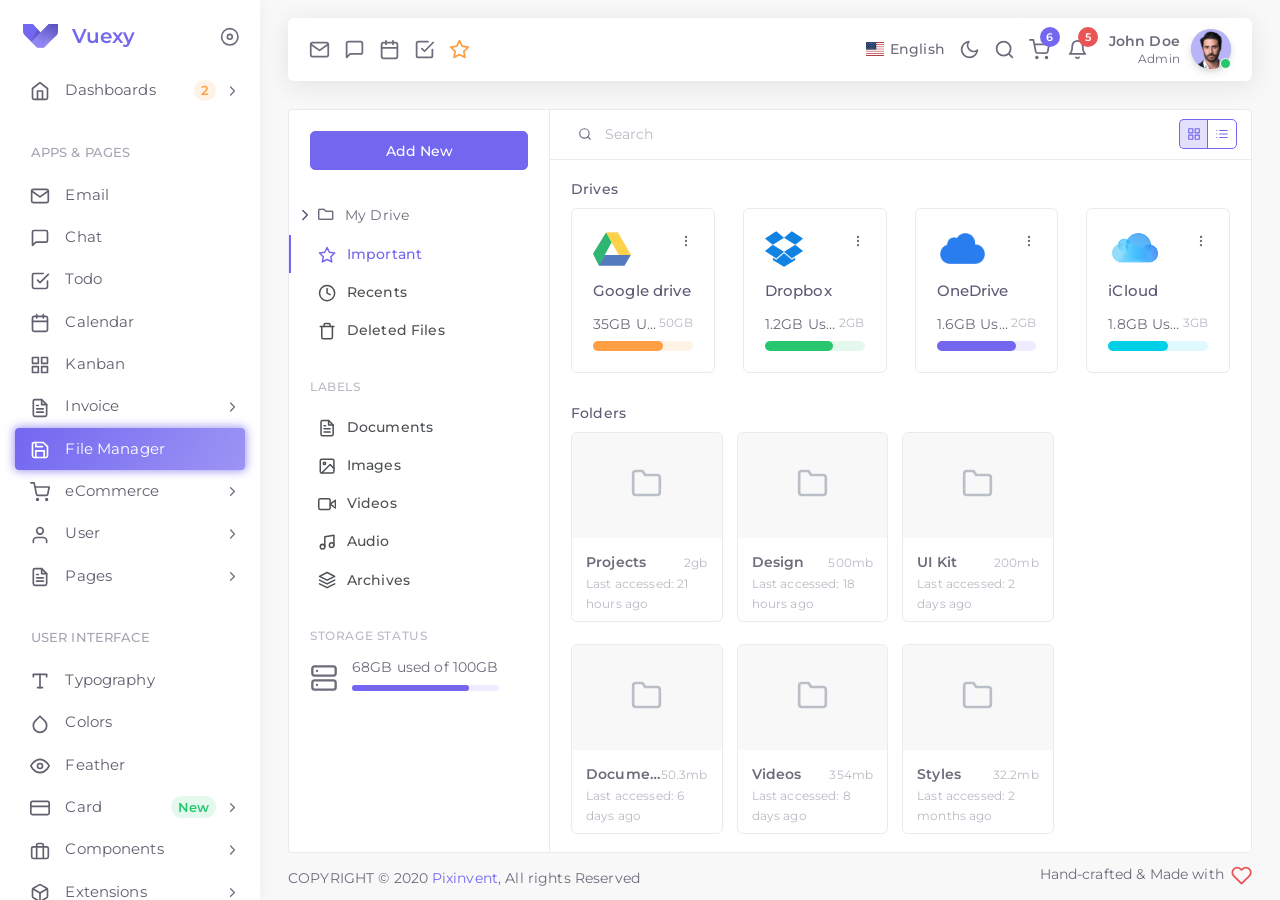
<file: admin/app-file-manager.html>
<!DOCTYPE html>
<html class="loading" lang="en" data-textdirection="ltr">
<!-- BEGIN: Head-->

<head>
    <meta http-equiv="Content-Type" content="text/html; charset=UTF-8">
    <meta http-equiv="X-UA-Compatible" content="IE=edge">
    <meta name="viewport" content="width=device-width, initial-scale=1.0, user-scalable=0, minimal-ui">
    <meta name="description" content="Vuexy admin is super flexible, powerful, clean &amp; modern responsive bootstrap 4 admin template with unlimited possibilities.">
    <meta name="keywords" content="admin template, Vuexy admin template, dashboard template, flat admin template, responsive admin template, web app">
    <meta name="author" content="PIXINVENT">
    <title>File Manager - Vuexy - Bootstrap HTML admin template</title>
    <link rel="apple-touch-icon" href="app-assets/images/ico/apple-icon-120.png">
    <link rel="shortcut icon" type="image/x-icon" href="app-assets/images/ico/favicon.ico">
    <link href="https://fonts.googleapis.com/css2?family=Montserrat:ital,wght@0,300;0,400;0,500;0,600;1,400;1,500;1,600" rel="stylesheet">

    <!-- BEGIN: Vendor CSS-->
    <link rel="stylesheet" type="text/css" href="app-assets/vendors/css/vendors.min.css">
    <link rel="stylesheet" type="text/css" href="app-assets/fonts/font-awesome/css/font-awesome.min.css">
    <link rel="stylesheet" type="text/css" href="app-assets/vendors/css/extensions/jstree.min.css">
    <!-- END: Vendor CSS-->

    <!-- BEGIN: Theme CSS-->
    <link rel="stylesheet" type="text/css" href="app-assets/css/bootstrap.css">
    <link rel="stylesheet" type="text/css" href="app-assets/css/bootstrap-extended.css">
    <link rel="stylesheet" type="text/css" href="app-assets/css/colors.css">
    <link rel="stylesheet" type="text/css" href="app-assets/css/components.css">
    <link rel="stylesheet" type="text/css" href="app-assets/css/themes/dark-layout.css">
    <link rel="stylesheet" type="text/css" href="app-assets/css/themes/bordered-layout.css">
    <link rel="stylesheet" type="text/css" href="app-assets/css/themes/semi-dark-layout.css">

    <!-- BEGIN: Page CSS-->
    <link rel="stylesheet" type="text/css" href="app-assets/css/core/menu/menu-types/vertical-menu.css">
    <link rel="stylesheet" type="text/css" href="app-assets/css/plugins/extensions/ext-component-tree.css">
    <link rel="stylesheet" type="text/css" href="app-assets/css/pages/app-file-manager.css">
    <!-- END: Page CSS-->

    <!-- BEGIN: Custom CSS-->
    <link rel="stylesheet" type="text/css" href="assets/css/style.css">
    <!-- END: Custom CSS-->

</head>
<!-- END: Head-->

<!-- BEGIN: Body-->

<body class="vertical-layout vertical-menu-modern content-left-sidebar navbar-floating footer-static  " data-open="click" data-menu="vertical-menu-modern" data-col="content-left-sidebar">

    <!-- BEGIN: Header-->
    <nav class="header-navbar navbar navbar-expand-lg align-items-center floating-nav navbar-light navbar-shadow">
        <div class="navbar-container d-flex content">
            <div class="bookmark-wrapper d-flex align-items-center">
                <ul class="nav navbar-nav d-xl-none">
                    <li class="nav-item"><a class="nav-link menu-toggle" href="javascript:void(0);"><i class="ficon" data-feather="menu"></i></a></li>
                </ul>
                <ul class="nav navbar-nav bookmark-icons">
                    <li class="nav-item d-none d-lg-block"><a class="nav-link" href="app-email.html" data-toggle="tooltip" data-placement="top" title="Email"><i class="ficon" data-feather="mail"></i></a></li>
                    <li class="nav-item d-none d-lg-block"><a class="nav-link" href="app-chat.html" data-toggle="tooltip" data-placement="top" title="Chat"><i class="ficon" data-feather="message-square"></i></a></li>
                    <li class="nav-item d-none d-lg-block"><a class="nav-link" href="app-calendar.html" data-toggle="tooltip" data-placement="top" title="Calendar"><i class="ficon" data-feather="calendar"></i></a></li>
                    <li class="nav-item d-none d-lg-block"><a class="nav-link" href="app-todo.html" data-toggle="tooltip" data-placement="top" title="Todo"><i class="ficon" data-feather="check-square"></i></a></li>
                </ul>
                <ul class="nav navbar-nav">
                    <li class="nav-item d-none d-lg-block"><a class="nav-link bookmark-star"><i class="ficon text-warning" data-feather="star"></i></a>
                        <div class="bookmark-input search-input">
                            <div class="bookmark-input-icon"><i data-feather="search"></i></div>
                            <input class="form-control input" type="text" placeholder="Bookmark" tabindex="0" data-search="search">
                            <ul class="search-list search-list-bookmark"></ul>
                        </div>
                    </li>
                </ul>
            </div>
            <ul class="nav navbar-nav align-items-center ml-auto">
                <li class="nav-item dropdown dropdown-language"><a class="nav-link dropdown-toggle" id="dropdown-flag" href="javascript:void(0);" data-toggle="dropdown" aria-haspopup="true" aria-expanded="false"><i class="flag-icon flag-icon-us"></i><span class="selected-language">English</span></a>
                    <div class="dropdown-menu dropdown-menu-right" aria-labelledby="dropdown-flag"><a class="dropdown-item" href="javascript:void(0);" data-language="en"><i class="flag-icon flag-icon-us"></i> English</a><a class="dropdown-item" href="javascript:void(0);" data-language="fr"><i class="flag-icon flag-icon-fr"></i> French</a><a class="dropdown-item" href="javascript:void(0);" data-language="de"><i class="flag-icon flag-icon-de"></i> German</a><a class="dropdown-item" href="javascript:void(0);" data-language="pt"><i class="flag-icon flag-icon-pt"></i> Portuguese</a></div>
                </li>
                <li class="nav-item d-none d-lg-block"><a class="nav-link nav-link-style"><i class="ficon" data-feather="moon"></i></a></li>
                <li class="nav-item nav-search"><a class="nav-link nav-link-search"><i class="ficon" data-feather="search"></i></a>
                    <div class="search-input">
                        <div class="search-input-icon"><i data-feather="search"></i></div>
                        <input class="form-control input" type="text" placeholder="Explore Vuexy..." tabindex="-1" data-search="search">
                        <div class="search-input-close"><i data-feather="x"></i></div>
                        <ul class="search-list search-list-main"></ul>
                    </div>
                </li>
                <li class="nav-item dropdown dropdown-cart mr-25"><a class="nav-link" href="javascript:void(0);" data-toggle="dropdown"><i class="ficon" data-feather="shopping-cart"></i><span class="badge badge-pill badge-primary badge-up cart-item-count">6</span></a>
                    <ul class="dropdown-menu dropdown-menu-media dropdown-menu-right">
                        <li class="dropdown-menu-header">
                            <div class="dropdown-header d-flex">
                                <h4 class="notification-title mb-0 mr-auto">My Cart</h4>
                                <div class="badge badge-pill badge-light-primary">4 Items</div>
                            </div>
                        </li>
                        <li class="scrollable-container media-list">
                            <div class="media align-items-center"><img class="d-block rounded mr-1" src="app-assets/images/pages/eCommerce/1.png" alt="donuts" width="62">
                                <div class="media-body"><i class="ficon cart-item-remove" data-feather="x"></i>
                                    <div class="media-heading">
                                        <h6 class="cart-item-title"><a class="text-body" href="app-ecommerce-details.html"> Apple watch 5</a></h6><small class="cart-item-by">By Apple</small>
                                    </div>
                                    <div class="cart-item-qty">
                                        <div class="input-group">
                                            <input class="touchspin-cart" type="number" value="1">
                                        </div>
                                    </div>
                                    <h5 class="cart-item-price">$374.90</h5>
                                </div>
                            </div>
                            <div class="media align-items-center"><img class="d-block rounded mr-1" src="app-assets/images/pages/eCommerce/7.png" alt="donuts" width="62">
                                <div class="media-body"><i class="ficon cart-item-remove" data-feather="x"></i>
                                    <div class="media-heading">
                                        <h6 class="cart-item-title"><a class="text-body" href="app-ecommerce-details.html"> Google Home Mini</a></h6><small class="cart-item-by">By Google</small>
                                    </div>
                                    <div class="cart-item-qty">
                                        <div class="input-group">
                                            <input class="touchspin-cart" type="number" value="3">
                                        </div>
                                    </div>
                                    <h5 class="cart-item-price">$129.40</h5>
                                </div>
                            </div>
                            <div class="media align-items-center"><img class="d-block rounded mr-1" src="app-assets/images/pages/eCommerce/2.png" alt="donuts" width="62">
                                <div class="media-body"><i class="ficon cart-item-remove" data-feather="x"></i>
                                    <div class="media-heading">
                                        <h6 class="cart-item-title"><a class="text-body" href="app-ecommerce-details.html"> iPhone 11 Pro</a></h6><small class="cart-item-by">By Apple</small>
                                    </div>
                                    <div class="cart-item-qty">
                                        <div class="input-group">
                                            <input class="touchspin-cart" type="number" value="2">
                                        </div>
                                    </div>
                                    <h5 class="cart-item-price">$699.00</h5>
                                </div>
                            </div>
                            <div class="media align-items-center"><img class="d-block rounded mr-1" src="app-assets/images/pages/eCommerce/3.png" alt="donuts" width="62">
                                <div class="media-body"><i class="ficon cart-item-remove" data-feather="x"></i>
                                    <div class="media-heading">
                                        <h6 class="cart-item-title"><a class="text-body" href="app-ecommerce-details.html"> iMac Pro</a></h6><small class="cart-item-by">By Apple</small>
                                    </div>
                                    <div class="cart-item-qty">
                                        <div class="input-group">
                                            <input class="touchspin-cart" type="number" value="1">
                                        </div>
                                    </div>
                                    <h5 class="cart-item-price">$4,999.00</h5>
                                </div>
                            </div>
                            <div class="media align-items-center"><img class="d-block rounded mr-1" src="app-assets/images/pages/eCommerce/5.png" alt="donuts" width="62">
                                <div class="media-body"><i class="ficon cart-item-remove" data-feather="x"></i>
                                    <div class="media-heading">
                                        <h6 class="cart-item-title"><a class="text-body" href="app-ecommerce-details.html"> MacBook Pro</a></h6><small class="cart-item-by">By Apple</small>
                                    </div>
                                    <div class="cart-item-qty">
                                        <div class="input-group">
                                            <input class="touchspin-cart" type="number" value="1">
                                        </div>
                                    </div>
                                    <h5 class="cart-item-price">$2,999.00</h5>
                                </div>
                            </div>
                        </li>
                        <li class="dropdown-menu-footer">
                            <div class="d-flex justify-content-between mb-1">
                                <h6 class="font-weight-bolder mb-0">Total:</h6>
                                <h6 class="text-primary font-weight-bolder mb-0">$10,999.00</h6>
                            </div><a class="btn btn-primary btn-block" href="app-ecommerce-checkout.html">Checkout</a>
                        </li>
                    </ul>
                </li>
                <li class="nav-item dropdown dropdown-notification mr-25"><a class="nav-link" href="javascript:void(0);" data-toggle="dropdown"><i class="ficon" data-feather="bell"></i><span class="badge badge-pill badge-danger badge-up">5</span></a>
                    <ul class="dropdown-menu dropdown-menu-media dropdown-menu-right">
                        <li class="dropdown-menu-header">
                            <div class="dropdown-header d-flex">
                                <h4 class="notification-title mb-0 mr-auto">Notifications</h4>
                                <div class="badge badge-pill badge-light-primary">6 New</div>
                            </div>
                        </li>
                        <li class="scrollable-container media-list"><a class="d-flex" href="javascript:void(0)">
                                <div class="media d-flex align-items-start">
                                    <div class="media-left">
                                        <div class="avatar"><img src="app-assets/images/portrait/small/avatar-s-15.jpg" alt="avatar" width="32" height="32"></div>
                                    </div>
                                    <div class="media-body">
                                        <p class="media-heading"><span class="font-weight-bolder">Congratulation Sam 🎉</span>winner!</p><small class="notification-text"> Won the monthly best seller badge.</small>
                                    </div>
                                </div>
                            </a><a class="d-flex" href="javascript:void(0)">
                                <div class="media d-flex align-items-start">
                                    <div class="media-left">
                                        <div class="avatar"><img src="app-assets/images/portrait/small/avatar-s-3.jpg" alt="avatar" width="32" height="32"></div>
                                    </div>
                                    <div class="media-body">
                                        <p class="media-heading"><span class="font-weight-bolder">New message</span>&nbsp;received</p><small class="notification-text"> You have 10 unread messages</small>
                                    </div>
                                </div>
                            </a><a class="d-flex" href="javascript:void(0)">
                                <div class="media d-flex align-items-start">
                                    <div class="media-left">
                                        <div class="avatar bg-light-danger">
                                            <div class="avatar-content">MD</div>
                                        </div>
                                    </div>
                                    <div class="media-body">
                                        <p class="media-heading"><span class="font-weight-bolder">Revised Order 👋</span>&nbsp;checkout</p><small class="notification-text"> MD Inc. order updated</small>
                                    </div>
                                </div>
                            </a>
                            <div class="media d-flex align-items-center">
                                <h6 class="font-weight-bolder mr-auto mb-0">System Notifications</h6>
                                <div class="custom-control custom-control-primary custom-switch">
                                    <input class="custom-control-input" id="systemNotification" type="checkbox" checked="">
                                    <label class="custom-control-label" for="systemNotification"></label>
                                </div>
                            </div><a class="d-flex" href="javascript:void(0)">
                                <div class="media d-flex align-items-start">
                                    <div class="media-left">
                                        <div class="avatar bg-light-danger">
                                            <div class="avatar-content"><i class="avatar-icon" data-feather="x"></i></div>
                                        </div>
                                    </div>
                                    <div class="media-body">
                                        <p class="media-heading"><span class="font-weight-bolder">Server down</span>&nbsp;registered</p><small class="notification-text"> USA Server is down due to hight CPU usage</small>
                                    </div>
                                </div>
                            </a><a class="d-flex" href="javascript:void(0)">
                                <div class="media d-flex align-items-start">
                                    <div class="media-left">
                                        <div class="avatar bg-light-success">
                                            <div class="avatar-content"><i class="avatar-icon" data-feather="check"></i></div>
                                        </div>
                                    </div>
                                    <div class="media-body">
                                        <p class="media-heading"><span class="font-weight-bolder">Sales report</span>&nbsp;generated</p><small class="notification-text"> Last month sales report generated</small>
                                    </div>
                                </div>
                            </a><a class="d-flex" href="javascript:void(0)">
                                <div class="media d-flex align-items-start">
                                    <div class="media-left">
                                        <div class="avatar bg-light-warning">
                                            <div class="avatar-content"><i class="avatar-icon" data-feather="alert-triangle"></i></div>
                                        </div>
                                    </div>
                                    <div class="media-body">
                                        <p class="media-heading"><span class="font-weight-bolder">High memory</span>&nbsp;usage</p><small class="notification-text"> BLR Server using high memory</small>
                                    </div>
                                </div>
                            </a>
                        </li>
                        <li class="dropdown-menu-footer"><a class="btn btn-primary btn-block" href="javascript:void(0)">Read all notifications</a></li>
                    </ul>
                </li>
                <li class="nav-item dropdown dropdown-user"><a class="nav-link dropdown-toggle dropdown-user-link" id="dropdown-user" href="javascript:void(0);" data-toggle="dropdown" aria-haspopup="true" aria-expanded="false">
                        <div class="user-nav d-sm-flex d-none"><span class="user-name font-weight-bolder">John Doe</span><span class="user-status">Admin</span></div><span class="avatar"><img class="round" src="app-assets/images/portrait/small/avatar-s-11.jpg" alt="avatar" height="40" width="40"><span class="avatar-status-online"></span></span>
                    </a>
                    <div class="dropdown-menu dropdown-menu-right" aria-labelledby="dropdown-user"><a class="dropdown-item" href="page-profile.html"><i class="mr-50" data-feather="user"></i> Profile</a><a class="dropdown-item" href="app-email.html"><i class="mr-50" data-feather="mail"></i> Inbox</a><a class="dropdown-item" href="app-todo.html"><i class="mr-50" data-feather="check-square"></i> Task</a><a class="dropdown-item" href="app-chat.html"><i class="mr-50" data-feather="message-square"></i> Chats</a>
                        <div class="dropdown-divider"></div><a class="dropdown-item" href="page-account-settings.html"><i class="mr-50" data-feather="settings"></i> Settings</a><a class="dropdown-item" href="page-pricing.html"><i class="mr-50" data-feather="credit-card"></i> Pricing</a><a class="dropdown-item" href="page-faq.html"><i class="mr-50" data-feather="help-circle"></i> FAQ</a><a class="dropdown-item" href="page-auth-login-v2.html"><i class="mr-50" data-feather="power"></i> Logout</a>
                    </div>
                </li>
            </ul>
        </div>
    </nav>
    <ul class="main-search-list-defaultlist d-none">
        <li class="d-flex align-items-center"><a href="javascript:void(0);">
                <h6 class="section-label mt-75 mb-0">Files</h6>
            </a></li>
        <li class="auto-suggestion"><a class="d-flex align-items-center justify-content-between w-100" href="app-file-manager.html">
                <div class="d-flex">
                    <div class="mr-75"><img src="app-assets/images/icons/xls.png" alt="png" height="32"></div>
                    <div class="search-data">
                        <p class="search-data-title mb-0">Two new item submitted</p><small class="text-muted">Marketing Manager</small>
                    </div>
                </div><small class="search-data-size mr-50 text-muted">&apos;17kb</small>
            </a></li>
        <li class="auto-suggestion"><a class="d-flex align-items-center justify-content-between w-100" href="app-file-manager.html">
                <div class="d-flex">
                    <div class="mr-75"><img src="app-assets/images/icons/jpg.png" alt="png" height="32"></div>
                    <div class="search-data">
                        <p class="search-data-title mb-0">52 JPG file Generated</p><small class="text-muted">FontEnd Developer</small>
                    </div>
                </div><small class="search-data-size mr-50 text-muted">&apos;11kb</small>
            </a></li>
        <li class="auto-suggestion"><a class="d-flex align-items-center justify-content-between w-100" href="app-file-manager.html">
                <div class="d-flex">
                    <div class="mr-75"><img src="app-assets/images/icons/pdf.png" alt="png" height="32"></div>
                    <div class="search-data">
                        <p class="search-data-title mb-0">25 PDF File Uploaded</p><small class="text-muted">Digital Marketing Manager</small>
                    </div>
                </div><small class="search-data-size mr-50 text-muted">&apos;150kb</small>
            </a></li>
        <li class="auto-suggestion"><a class="d-flex align-items-center justify-content-between w-100" href="app-file-manager.html">
                <div class="d-flex">
                    <div class="mr-75"><img src="app-assets/images/icons/doc.png" alt="png" height="32"></div>
                    <div class="search-data">
                        <p class="search-data-title mb-0">Anna_Strong.doc</p><small class="text-muted">Web Designer</small>
                    </div>
                </div><small class="search-data-size mr-50 text-muted">&apos;256kb</small>
            </a></li>
        <li class="d-flex align-items-center"><a href="javascript:void(0);">
                <h6 class="section-label mt-75 mb-0">Members</h6>
            </a></li>
        <li class="auto-suggestion"><a class="d-flex align-items-center justify-content-between py-50 w-100" href="app-user-view.html">
                <div class="d-flex align-items-center">
                    <div class="avatar mr-75"><img src="app-assets/images/portrait/small/avatar-s-8.jpg" alt="png" height="32"></div>
                    <div class="search-data">
                        <p class="search-data-title mb-0">John Doe</p><small class="text-muted">UI designer</small>
                    </div>
                </div>
            </a></li>
        <li class="auto-suggestion"><a class="d-flex align-items-center justify-content-between py-50 w-100" href="app-user-view.html">
                <div class="d-flex align-items-center">
                    <div class="avatar mr-75"><img src="app-assets/images/portrait/small/avatar-s-1.jpg" alt="png" height="32"></div>
                    <div class="search-data">
                        <p class="search-data-title mb-0">Michal Clark</p><small class="text-muted">FontEnd Developer</small>
                    </div>
                </div>
            </a></li>
        <li class="auto-suggestion"><a class="d-flex align-items-center justify-content-between py-50 w-100" href="app-user-view.html">
                <div class="d-flex align-items-center">
                    <div class="avatar mr-75"><img src="app-assets/images/portrait/small/avatar-s-14.jpg" alt="png" height="32"></div>
                    <div class="search-data">
                        <p class="search-data-title mb-0">Milena Gibson</p><small class="text-muted">Digital Marketing Manager</small>
                    </div>
                </div>
            </a></li>
        <li class="auto-suggestion"><a class="d-flex align-items-center justify-content-between py-50 w-100" href="app-user-view.html">
                <div class="d-flex align-items-center">
                    <div class="avatar mr-75"><img src="app-assets/images/portrait/small/avatar-s-6.jpg" alt="png" height="32"></div>
                    <div class="search-data">
                        <p class="search-data-title mb-0">Anna Strong</p><small class="text-muted">Web Designer</small>
                    </div>
                </div>
            </a></li>
    </ul>
    <ul class="main-search-list-defaultlist-other-list d-none">
        <li class="auto-suggestion justify-content-between"><a class="d-flex align-items-center justify-content-between w-100 py-50">
                <div class="d-flex justify-content-start"><span class="mr-75" data-feather="alert-circle"></span><span>No results found.</span></div>
            </a></li>
    </ul>
    <!-- END: Header-->


    <!-- BEGIN: Main Menu-->
    <div class="main-menu menu-fixed menu-light menu-accordion menu-shadow" data-scroll-to-active="true">
        <div class="navbar-header">
            <ul class="nav navbar-nav flex-row">
                <li class="nav-item mr-auto"><a class="navbar-brand" href="html/ltr/vertical-menu-template/index.html"><span class="brand-logo">
                            <svg viewbox="0 0 139 95" version="1.1" xmlns="http://www.w3.org/2000/svg" xmlns:xlink="http://www.w3.org/1999/xlink" height="24">
                                <defs>
                                    <lineargradient id="linearGradient-1" x1="100%" y1="10.5120544%" x2="50%" y2="89.4879456%">
                                        <stop stop-color="#000000" offset="0%"></stop>
                                        <stop stop-color="#FFFFFF" offset="100%"></stop>
                                    </lineargradient>
                                    <lineargradient id="linearGradient-2" x1="64.0437835%" y1="46.3276743%" x2="37.373316%" y2="100%">
                                        <stop stop-color="#EEEEEE" stop-opacity="0" offset="0%"></stop>
                                        <stop stop-color="#FFFFFF" offset="100%"></stop>
                                    </lineargradient>
                                </defs>
                                <g id="Page-1" stroke="none" stroke-width="1" fill="none" fill-rule="evenodd">
                                    <g id="Artboard" transform="translate(-400.000000, -178.000000)">
                                        <g id="Group" transform="translate(400.000000, 178.000000)">
                                            <path class="text-primary" id="Path" d="M-5.68434189e-14,2.84217094e-14 L39.1816085,2.84217094e-14 L69.3453773,32.2519224 L101.428699,2.84217094e-14 L138.784583,2.84217094e-14 L138.784199,29.8015838 C137.958931,37.3510206 135.784352,42.5567762 132.260463,45.4188507 C128.736573,48.2809251 112.33867,64.5239941 83.0667527,94.1480575 L56.2750821,94.1480575 L6.71554594,44.4188507 C2.46876683,39.9813776 0.345377275,35.1089553 0.345377275,29.8015838 C0.345377275,24.4942122 0.230251516,14.560351 -5.68434189e-14,2.84217094e-14 Z" style="fill:currentColor"></path>
                                            <path id="Path1" d="M69.3453773,32.2519224 L101.428699,1.42108547e-14 L138.784583,1.42108547e-14 L138.784199,29.8015838 C137.958931,37.3510206 135.784352,42.5567762 132.260463,45.4188507 C128.736573,48.2809251 112.33867,64.5239941 83.0667527,94.1480575 L56.2750821,94.1480575 L32.8435758,70.5039241 L69.3453773,32.2519224 Z" fill="url(#linearGradient-1)" opacity="0.2"></path>
                                            <polygon id="Path-2" fill="#000000" opacity="0.049999997" points="69.3922914 32.4202615 32.8435758 70.5039241 54.0490008 16.1851325"></polygon>
                                            <polygon id="Path-21" fill="#000000" opacity="0.099999994" points="69.3922914 32.4202615 32.8435758 70.5039241 58.3683556 20.7402338"></polygon>
                                            <polygon id="Path-3" fill="url(#linearGradient-2)" opacity="0.099999994" points="101.428699 0 83.0667527 94.1480575 130.378721 47.0740288"></polygon>
                                        </g>
                                    </g>
                                </g>
                            </svg></span>
                        <h2 class="brand-text">Vuexy</h2>
                    </a></li>
                <li class="nav-item nav-toggle"><a class="nav-link modern-nav-toggle pr-0" data-toggle="collapse"><i class="d-block d-xl-none text-primary toggle-icon font-medium-4" data-feather="x"></i><i class="d-none d-xl-block collapse-toggle-icon font-medium-4  text-primary" data-feather="disc" data-ticon="disc"></i></a></li>
            </ul>
        </div>
        <div class="shadow-bottom"></div>
        <div class="main-menu-content">
            <ul class="navigation navigation-main" id="main-menu-navigation" data-menu="menu-navigation">
                <li class=" nav-item"><a class="d-flex align-items-center" href="index.html"><i data-feather="home"></i><span class="menu-title text-truncate" data-i18n="Dashboards">Dashboards</span><span class="badge badge-light-warning badge-pill ml-auto mr-1">2</span></a>
                    <ul class="menu-content">
                        <li><a class="d-flex align-items-center" href="dashboard-analytics.html"><i data-feather="circle"></i><span class="menu-item text-truncate" data-i18n="Analytics">Analytics</span></a>
                        </li>
                        <li><a class="d-flex align-items-center" href="dashboard-ecommerce.html"><i data-feather="circle"></i><span class="menu-item text-truncate" data-i18n="eCommerce">eCommerce</span></a>
                        </li>
                    </ul>
                </li>
                <li class=" navigation-header"><span data-i18n="Apps &amp; Pages">Apps &amp; Pages</span><i data-feather="more-horizontal"></i>
                </li>
                <li class=" nav-item"><a class="d-flex align-items-center" href="app-email.html"><i data-feather="mail"></i><span class="menu-title text-truncate" data-i18n="Email">Email</span></a>
                </li>
                <li class=" nav-item"><a class="d-flex align-items-center" href="app-chat.html"><i data-feather="message-square"></i><span class="menu-title text-truncate" data-i18n="Chat">Chat</span></a>
                </li>
                <li class=" nav-item"><a class="d-flex align-items-center" href="app-todo.html"><i data-feather="check-square"></i><span class="menu-title text-truncate" data-i18n="Todo">Todo</span></a>
                </li>
                <li class=" nav-item"><a class="d-flex align-items-center" href="app-calendar.html"><i data-feather="calendar"></i><span class="menu-title text-truncate" data-i18n="Calendar">Calendar</span></a>
                </li>
                <li class=" nav-item"><a class="d-flex align-items-center" href="app-kanban.html"><i data-feather="grid"></i><span class="menu-title text-truncate" data-i18n="Kanban">Kanban</span></a>
                </li>
                <li class=" nav-item"><a class="d-flex align-items-center" href="#"><i data-feather="file-text"></i><span class="menu-title text-truncate" data-i18n="Invoice">Invoice</span></a>
                    <ul class="menu-content">
                        <li><a class="d-flex align-items-center" href="app-invoice-list.html"><i data-feather="circle"></i><span class="menu-item text-truncate" data-i18n="List">List</span></a>
                        </li>
                        <li><a class="d-flex align-items-center" href="app-invoice-preview.html"><i data-feather="circle"></i><span class="menu-item text-truncate" data-i18n="Preview">Preview</span></a>
                        </li>
                        <li><a class="d-flex align-items-center" href="app-invoice-edit.html"><i data-feather="circle"></i><span class="menu-item text-truncate" data-i18n="Edit">Edit</span></a>
                        </li>
                        <li><a class="d-flex align-items-center" href="app-invoice-add.html"><i data-feather="circle"></i><span class="menu-item text-truncate" data-i18n="Add">Add</span></a>
                        </li>
                    </ul>
                </li>
                <li class="active nav-item"><a class="d-flex align-items-center" href="app-file-manager.html"><i data-feather="save"></i><span class="menu-title text-truncate" data-i18n="File Manager">File Manager</span></a>
                </li>
                <li class=" nav-item"><a class="d-flex align-items-center" href="#"><i data-feather="shopping-cart"></i><span class="menu-title text-truncate" data-i18n="eCommerce">eCommerce</span></a>
                    <ul class="menu-content">
                        <li><a class="d-flex align-items-center" href="app-ecommerce-shop.html"><i data-feather="circle"></i><span class="menu-item text-truncate" data-i18n="Shop">Shop</span></a>
                        </li>
                        <li><a class="d-flex align-items-center" href="app-ecommerce-details.html"><i data-feather="circle"></i><span class="menu-item text-truncate" data-i18n="Details">Details</span></a>
                        </li>
                        <li><a class="d-flex align-items-center" href="app-ecommerce-wishlist.html"><i data-feather="circle"></i><span class="menu-item text-truncate" data-i18n="Wish List">Wish List</span></a>
                        </li>
                        <li><a class="d-flex align-items-center" href="app-ecommerce-checkout.html"><i data-feather="circle"></i><span class="menu-item text-truncate" data-i18n="Checkout">Checkout</span></a>
                        </li>
                    </ul>
                </li>
                <li class=" nav-item"><a class="d-flex align-items-center" href="#"><i data-feather="user"></i><span class="menu-title text-truncate" data-i18n="User">User</span></a>
                    <ul class="menu-content">
                        <li><a class="d-flex align-items-center" href="app-user-list.html"><i data-feather="circle"></i><span class="menu-item text-truncate" data-i18n="List">List</span></a>
                        </li>
                        <li><a class="d-flex align-items-center" href="app-user-view.html"><i data-feather="circle"></i><span class="menu-item text-truncate" data-i18n="View">View</span></a>
                        </li>
                        <li><a class="d-flex align-items-center" href="app-user-edit.html"><i data-feather="circle"></i><span class="menu-item text-truncate" data-i18n="Edit">Edit</span></a>
                        </li>
                    </ul>
                </li>
                <li class=" nav-item"><a class="d-flex align-items-center" href="#"><i data-feather="file-text"></i><span class="menu-title text-truncate" data-i18n="Pages">Pages</span></a>
                    <ul class="menu-content">
                        <li><a class="d-flex align-items-center" href="#"><i data-feather="circle"></i><span class="menu-item text-truncate" data-i18n="Authentication">Authentication</span></a>
                            <ul class="menu-content">
                                <li><a class="d-flex align-items-center" href="page-auth-login-v1.html" target="_blank"><span class="menu-item text-truncate" data-i18n="LoginV1">Login v1</span></a>
                                </li>
                                <li><a class="d-flex align-items-center" href="page-auth-login-v2.html" target="_blank"><span class="menu-item text-truncate" data-i18n="LoginV2">Login v2</span></a>
                                </li>
                                <li><a class="d-flex align-items-center" href="page-auth-register-v1.html" target="_blank"><span class="menu-item text-truncate" data-i18n="RegisterV1">Register v1</span></a>
                                </li>
                                <li><a class="d-flex align-items-center" href="page-auth-register-v2.html" target="_blank"><span class="menu-item text-truncate" data-i18n="RegisterV2">Register v2</span></a>
                                </li>
                                <li><a class="d-flex align-items-center" href="page-auth-forgot-password-v1.html" target="_blank"><span class="menu-item text-truncate" data-i18n="ForgotPasswordV1">Forgot Password v1</span></a>
                                </li>
                                <li><a class="d-flex align-items-center" href="page-auth-forgot-password-v2.html" target="_blank"><span class="menu-item text-truncate" data-i18n="ForgotPasswordV2">Forgot Password v2</span></a>
                                </li>
                                <li><a class="d-flex align-items-center" href="page-auth-reset-password-v1.html" target="_blank"><span class="menu-item text-truncate" data-i18n="ResetPasswordV1">Reset Password v1</span></a>
                                </li>
                                <li><a class="d-flex align-items-center" href="page-auth-reset-password-v2.html" target="_blank"><span class="menu-item text-truncate" data-i18n="ResetPasswordV2">Reset Password v2</span></a>
                                </li>
                            </ul>
                        </li>
                        <li><a class="d-flex align-items-center" href="page-account-settings.html"><i data-feather="circle"></i><span class="menu-item text-truncate" data-i18n="Account Settings">Account Settings</span></a>
                        </li>
                        <li><a class="d-flex align-items-center" href="page-profile.html"><i data-feather="circle"></i><span class="menu-item text-truncate" data-i18n="Profile">Profile</span></a>
                        </li>
                        <li><a class="d-flex align-items-center" href="page-faq.html"><i data-feather="circle"></i><span class="menu-item text-truncate" data-i18n="FAQ">FAQ</span></a>
                        </li>
                        <li><a class="d-flex align-items-center" href="page-knowledge-base.html"><i data-feather="circle"></i><span class="menu-item text-truncate" data-i18n="Knowledge Base">Knowledge Base</span></a>
                        </li>
                        <li><a class="d-flex align-items-center" href="page-pricing.html"><i data-feather="circle"></i><span class="menu-item text-truncate" data-i18n="Pricing">Pricing</span></a>
                        </li>
                        <li><a class="d-flex align-items-center" href="#"><i data-feather="circle"></i><span class="menu-item text-truncate" data-i18n="Blog">Blog</span></a>
                            <ul class="menu-content">
                                <li><a class="d-flex align-items-center" href="page-blog-list.html"><span class="menu-item text-truncate" data-i18n="List">List</span></a>
                                </li>
                                <li><a class="d-flex align-items-center" href="page-blog-detail.html"><span class="menu-item text-truncate" data-i18n="Detail">Detail</span></a>
                                </li>
                                <li><a class="d-flex align-items-center" href="page-blog-edit.html"><span class="menu-item text-truncate" data-i18n="Edit">Edit</span></a>
                                </li>
                            </ul>
                        </li>
                        <li><a class="d-flex align-items-center" href="#"><i data-feather="circle"></i><span class="menu-item text-truncate" data-i18n="Mail Template">Mail Template</span></a>
                            <ul class="menu-content">
                                <li><a class="d-flex align-items-center" href="https://pixinvent.com/demo/vuexy-mail-template/mail-welcome.html" target="_blank"><span class="menu-item text-truncate" data-i18n="Welcome">Welcome</span></a>
                                </li>
                                <li><a class="d-flex align-items-center" href="https://pixinvent.com/demo/vuexy-mail-template/mail-reset-password.html" target="_blank"><span class="menu-item text-truncate" data-i18n="Reset Password">Reset Password</span></a>
                                </li>
                                <li><a class="d-flex align-items-center" href="https://pixinvent.com/demo/vuexy-mail-template/mail-verify-email.html" target="_blank"><span class="menu-item text-truncate" data-i18n="Verify Email">Verify Email</span></a>
                                </li>
                                <li><a class="d-flex align-items-center" href="https://pixinvent.com/demo/vuexy-mail-template/mail-deactivate-account.html" target="_blank"><span class="menu-item text-truncate" data-i18n="Deactivate Account">Deactivate Account</span></a>
                                </li>
                                <li><a class="d-flex align-items-center" href="https://pixinvent.com/demo/vuexy-mail-template/mail-invoice.html" target="_blank"><span class="menu-item text-truncate" data-i18n="Invoice">Invoice</span></a>
                                </li>
                                <li><a class="d-flex align-items-center" href="https://pixinvent.com/demo/vuexy-mail-template/mail-promotional.html" target="_blank"><span class="menu-item text-truncate" data-i18n="Promotional">Promotional</span></a>
                                </li>
                            </ul>
                        </li>
                        <li><a class="d-flex align-items-center" href="#"><i data-feather="circle"></i><span class="menu-item text-truncate" data-i18n="Miscellaneous">Miscellaneous</span></a>
                            <ul class="menu-content">
                                <li><a class="d-flex align-items-center" href="page-misc-coming-soon.html" target="_blank"><span class="menu-item text-truncate" data-i18n="Coming Soon">Coming Soon</span></a>
                                </li>
                                <li><a class="d-flex align-items-center" href="page-misc-not-authorized.html" target="_blank"><span class="menu-item text-truncate" data-i18n="Not Authorized">Not Authorized</span></a>
                                </li>
                                <li><a class="d-flex align-items-center" href="page-misc-under-maintenance.html" target="_blank"><span class="menu-item text-truncate" data-i18n="Maintenance">Maintenance</span></a>
                                </li>
                                <li><a class="d-flex align-items-center" href="page-misc-error.html" target="_blank"><span class="menu-item text-truncate" data-i18n="Error">Error</span></a>
                                </li>
                            </ul>
                        </li>
                    </ul>
                </li>
                <li class=" navigation-header"><span data-i18n="User Interface">User Interface</span><i data-feather="more-horizontal"></i>
                </li>
                <li class=" nav-item"><a class="d-flex align-items-center" href="ui-typography.html"><i data-feather="type"></i><span class="menu-title text-truncate" data-i18n="Typography">Typography</span></a>
                </li>
                <li class=" nav-item"><a class="d-flex align-items-center" href="ui-colors.html"><i data-feather="droplet"></i><span class="menu-title text-truncate" data-i18n="Colors">Colors</span></a>
                </li>
                <li class=" nav-item"><a class="d-flex align-items-center" href="ui-feather.html"><i data-feather="eye"></i><span class="menu-title text-truncate" data-i18n="Feather">Feather</span></a>
                </li>
                <li class=" nav-item"><a class="d-flex align-items-center" href="#"><i data-feather="credit-card"></i><span class="menu-title text-truncate" data-i18n="Card">Card</span><span class="badge badge-light-success badge-pill ml-auto mr-1">New</span></a>
                    <ul class="menu-content">
                        <li><a class="d-flex align-items-center" href="card-basic.html"><i data-feather="circle"></i><span class="menu-item text-truncate" data-i18n="Basic">Basic</span></a>
                        </li>
                        <li><a class="d-flex align-items-center" href="card-advance.html"><i data-feather="circle"></i><span class="menu-item text-truncate" data-i18n="Advance">Advance</span></a>
                        </li>
                        <li><a class="d-flex align-items-center" href="card-statistics.html"><i data-feather="circle"></i><span class="menu-item text-truncate" data-i18n="Statistics">Statistics</span></a>
                        </li>
                        <li><a class="d-flex align-items-center" href="card-analytics.html"><i data-feather="circle"></i><span class="menu-item text-truncate" data-i18n="Analytics">Analytics</span></a>
                        </li>
                        <li><a class="d-flex align-items-center" href="card-actions.html"><i data-feather="circle"></i><span class="menu-item text-truncate" data-i18n="Card Actions">Card Actions</span></a>
                        </li>
                    </ul>
                </li>
                <li class=" nav-item"><a class="d-flex align-items-center" href="#"><i data-feather="briefcase"></i><span class="menu-title text-truncate" data-i18n="Components">Components</span></a>
                    <ul class="menu-content">
                        <li><a class="d-flex align-items-center" href="component-alerts.html"><i data-feather="circle"></i><span class="menu-item text-truncate" data-i18n="Alerts">Alerts</span></a>
                        </li>
                        <li><a class="d-flex align-items-center" href="component-avatar.html"><i data-feather="circle"></i><span class="menu-item text-truncate" data-i18n="Avatar">Avatar</span></a>
                        </li>
                        <li><a class="d-flex align-items-center" href="component-badges.html"><i data-feather="circle"></i><span class="menu-item text-truncate" data-i18n="Badges">Badges</span></a>
                        </li>
                        <li><a class="d-flex align-items-center" href="component-breadcrumbs.html"><i data-feather="circle"></i><span class="menu-item text-truncate" data-i18n="Breadcrumbs">Breadcrumbs</span></a>
                        </li>
                        <li><a class="d-flex align-items-center" href="component-buttons.html"><i data-feather="circle"></i><span class="menu-item text-truncate" data-i18n="Buttons">Buttons</span></a>
                        </li>
                        <li><a class="d-flex align-items-center" href="component-carousel.html"><i data-feather="circle"></i><span class="menu-item text-truncate" data-i18n="Carousel">Carousel</span></a>
                        </li>
                        <li><a class="d-flex align-items-center" href="component-collapse.html"><i data-feather="circle"></i><span class="menu-item text-truncate" data-i18n="Collapse">Collapse</span></a>
                        </li>
                        <li><a class="d-flex align-items-center" href="component-divider.html"><i data-feather="circle"></i><span class="menu-item text-truncate" data-i18n="Divider">Divider</span></a>
                        </li>
                        <li><a class="d-flex align-items-center" href="component-dropdowns.html"><i data-feather="circle"></i><span class="menu-item text-truncate" data-i18n="Dropdowns">Dropdowns</span></a>
                        </li>
                        <li><a class="d-flex align-items-center" href="component-list-group.html"><i data-feather="circle"></i><span class="menu-item text-truncate" data-i18n="List Group">List Group</span></a>
                        </li>
                        <li><a class="d-flex align-items-center" href="component-media-objects.html"><i data-feather="circle"></i><span class="menu-item">Media Objects</span></a>
                        </li>
                        <li><a class="d-flex align-items-center" href="component-modals.html"><i data-feather="circle"></i><span class="menu-item text-truncate" data-i18n="Modals">Modals</span></a>
                        </li>
                        <li><a class="d-flex align-items-center" href="component-navs-component.html"><i data-feather="circle"></i><span class="menu-item text-truncate" data-i18n="Navs Component">Navs Component</span></a>
                        </li>
                        <li><a class="d-flex align-items-center" href="component-pagination.html"><i data-feather="circle"></i><span class="menu-item text-truncate" data-i18n="Pagination">Pagination</span></a>
                        </li>
                        <li><a class="d-flex align-items-center" href="component-pill-badges.html"><i data-feather="circle"></i><span class="menu-item text-truncate" data-i18n="Pill Badges">Pill Badges</span></a>
                        </li>
                        <li><a class="d-flex align-items-center" href="component-pills-component.html"><i data-feather="circle"></i><span class="menu-item text-truncate" data-i18n="Pills Component">Pills Component</span></a>
                        </li>
                        <li><a class="d-flex align-items-center" href="component-popovers.html"><i data-feather="circle"></i><span class="menu-item text-truncate" data-i18n="Popovers">Popovers</span></a>
                        </li>
                        <li><a class="d-flex align-items-center" href="component-progress.html"><i data-feather="circle"></i><span class="menu-item text-truncate" data-i18n="Progress">Progress</span></a>
                        </li>
                        <li><a class="d-flex align-items-center" href="component-spinner.html"><i data-feather="circle"></i><span class="menu-item text-truncate" data-i18n="Spinner">Spinner</span></a>
                        </li>
                        <li><a class="d-flex align-items-center" href="component-tabs-component.html"><i data-feather="circle"></i><span class="menu-item text-truncate" data-i18n="Tabs Component">Tabs Component</span></a>
                        </li>
                        <li><a class="d-flex align-items-center" href="component-timeline.html"><i data-feather="circle"></i><span class="menu-item text-truncate" data-i18n="Timeline">Timeline</span></a>
                        </li>
                        <li><a class="d-flex align-items-center" href="component-bs-toast.html"><i data-feather="circle"></i><span class="menu-item text-truncate" data-i18n="Toasts">Toasts</span></a>
                        </li>
                        <li><a class="d-flex align-items-center" href="component-tooltips.html"><i data-feather="circle"></i><span class="menu-item text-truncate" data-i18n="Tooltips">Tooltips</span></a>
                        </li>
                    </ul>
                </li>
                <li class=" nav-item"><a class="d-flex align-items-center" href="#"><i data-feather="box"></i><span class="menu-title text-truncate" data-i18n="Extensions">Extensions</span></a>
                    <ul class="menu-content">
                        <li><a class="d-flex align-items-center" href="ext-component-sweet-alerts.html"><i data-feather="circle"></i><span class="menu-item text-truncate" data-i18n="Sweet Alert">Sweet Alert</span></a>
                        </li>
                        <li><a class="d-flex align-items-center" href="ext-component-blockui.html"><i data-feather="circle"></i><span class="menu-item text-truncate" data-i18n="Block UI">BlockUI</span></a>
                        </li>
                        <li><a class="d-flex align-items-center" href="ext-component-toastr.html"><i data-feather="circle"></i><span class="menu-item text-truncate" data-i18n="Toastr">Toastr</span></a>
                        </li>
                        <li><a class="d-flex align-items-center" href="ext-component-sliders.html"><i data-feather="circle"></i><span class="menu-item text-truncate" data-i18n="Sliders">Sliders</span></a>
                        </li>
                        <li><a class="d-flex align-items-center" href="ext-component-drag-drop.html"><i data-feather="circle"></i><span class="menu-item text-truncate" data-i18n="Drag &amp; Drop">Drag &amp; Drop</span></a>
                        </li>
                        <li><a class="d-flex align-items-center" href="ext-component-tour.html"><i data-feather="circle"></i><span class="menu-item text-truncate" data-i18n="Tour">Tour</span></a>
                        </li>
                        <li><a class="d-flex align-items-center" href="ext-component-clipboard.html"><i data-feather="circle"></i><span class="menu-item text-truncate" data-i18n="Clipboard">Clipboard</span></a>
                        </li>
                        <li><a class="d-flex align-items-center" href="ext-component-media-player.html"><i data-feather="circle"></i><span class="menu-item text-truncate" data-i18n="Media player">Media Player</span></a>
                        </li>
                        <li><a class="d-flex align-items-center" href="ext-component-context-menu.html"><i data-feather="circle"></i><span class="menu-item text-truncate" data-i18n="Context Menu">Context Menu</span></a>
                        </li>
                        <li><a class="d-flex align-items-center" href="ext-component-swiper.html"><i data-feather="circle"></i><span class="menu-item text-truncate" data-i18n="swiper">Swiper</span></a>
                        </li>
                        <li><a class="d-flex align-items-center" href="ext-component-tree.html"><i data-feather="circle"></i><span class="menu-item text-truncate" data-i18n="Tree">Tree</span></a>
                        </li>
                        <li><a class="d-flex align-items-center" href="ext-component-ratings.html"><i data-feather="circle"></i><span class="menu-item text-truncate" data-i18n="Ratings">Ratings</span></a>
                        </li>
                        <li><a class="d-flex align-items-center" href="ext-component-i18n.html"><i data-feather="circle"></i><span class="menu-item text-truncate" data-i18n="l18n">l18n</span></a>
                        </li>
                    </ul>
                </li>
                <li class=" nav-item"><a class="d-flex align-items-center" href="#"><i data-feather="layout"></i><span class="menu-title text-truncate" data-i18n="Page Layouts">Page Layouts</span></a>
                    <ul class="menu-content">
                        <li><a class="d-flex align-items-center" href="layout-collapsed-menu.html"><i data-feather="circle"></i><span class="menu-item text-truncate" data-i18n="Collapsed Menu">Collapsed Menu</span></a>
                        </li>
                        <li><a class="d-flex align-items-center" href="layout-boxed.html"><i data-feather="circle"></i><span class="menu-item text-truncate" data-i18n="Layout Boxed">Layout Boxed</span></a>
                        </li>
                        <li><a class="d-flex align-items-center" href="layout-without-menu.html"><i data-feather="circle"></i><span class="menu-item text-truncate" data-i18n="Without Menu">Without Menu</span></a>
                        </li>
                        <li><a class="d-flex align-items-center" href="layout-empty.html"><i data-feather="circle"></i><span class="menu-item text-truncate" data-i18n="Layout Empty">Layout Empty</span></a>
                        </li>
                        <li><a class="d-flex align-items-center" href="layout-blank.html"><i data-feather="circle"></i><span class="menu-item text-truncate" data-i18n="Layout Blank">Layout Blank</span></a>
                        </li>
                    </ul>
                </li>
                <li class=" navigation-header"><span data-i18n="Forms &amp; Tables">Forms &amp; Tables</span><i data-feather="more-horizontal"></i>
                </li>
                <li class=" nav-item"><a class="d-flex align-items-center" href="#"><i data-feather="copy"></i><span class="menu-title text-truncate" data-i18n="Form Elements">Form Elements</span></a>
                    <ul class="menu-content">
                        <li><a class="d-flex align-items-center" href="form-input.html"><i data-feather="circle"></i><span class="menu-item text-truncate" data-i18n="Input">Input</span></a>
                        </li>
                        <li><a class="d-flex align-items-center" href="form-input-groups.html"><i data-feather="circle"></i><span class="menu-item text-truncate" data-i18n="Input Groups">Input Groups</span></a>
                        </li>
                        <li><a class="d-flex align-items-center" href="form-input-mask.html"><i data-feather="circle"></i><span class="menu-item text-truncate" data-i18n="Input Mask">Input Mask</span></a>
                        </li>
                        <li><a class="d-flex align-items-center" href="form-textarea.html"><i data-feather="circle"></i><span class="menu-item text-truncate" data-i18n="Textarea">Textarea</span></a>
                        </li>
                        <li><a class="d-flex align-items-center" href="form-checkbox.html"><i data-feather="circle"></i><span class="menu-item text-truncate" data-i18n="Checkbox">Checkbox</span></a>
                        </li>
                        <li><a class="d-flex align-items-center" href="form-radio.html"><i data-feather="circle"></i><span class="menu-item text-truncate" data-i18n="Radio">Radio</span></a>
                        </li>
                        <li><a class="d-flex align-items-center" href="form-switch.html"><i data-feather="circle"></i><span class="menu-item text-truncate" data-i18n="Switch">Switch</span></a>
                        </li>
                        <li><a class="d-flex align-items-center" href="form-select.html"><i data-feather="circle"></i><span class="menu-item text-truncate" data-i18n="Select">Select</span></a>
                        </li>
                        <li><a class="d-flex align-items-center" href="form-number-input.html"><i data-feather="circle"></i><span class="menu-item text-truncate" data-i18n="Number Input">Number Input</span></a>
                        </li>
                        <li><a class="d-flex align-items-center" href="form-file-uploader.html"><i data-feather="circle"></i><span class="menu-item text-truncate" data-i18n="File Uploader">File Uploader</span></a>
                        </li>
                        <li><a class="d-flex align-items-center" href="form-quill-editor.html"><i data-feather="circle"></i><span class="menu-item text-truncate" data-i18n="Quill Editor">Quill Editor</span></a>
                        </li>
                        <li><a class="d-flex align-items-center" href="form-date-time-picker.html"><i data-feather="circle"></i><span class="menu-item text-truncate" data-i18n="Date &amp; Time Picker">Date &amp; Time Picker</span></a>
                        </li>
                    </ul>
                </li>
                <li class=" nav-item"><a class="d-flex align-items-center" href="form-layout.html"><i data-feather="box"></i><span class="menu-title text-truncate" data-i18n="Form Layout">Form Layout</span></a>
                </li>
                <li class=" nav-item"><a class="d-flex align-items-center" href="form-wizard.html"><i data-feather="package"></i><span class="menu-title text-truncate" data-i18n="Form Wizard">Form Wizard</span></a>
                </li>
                <li class=" nav-item"><a class="d-flex align-items-center" href="form-validation.html"><i data-feather="check-circle"></i><span class="menu-title text-truncate" data-i18n="Form Validation">Form Validation</span></a>
                </li>
                <li class=" nav-item"><a class="d-flex align-items-center" href="form-repeater.html"><i data-feather="rotate-cw"></i><span class="menu-title text-truncate" data-i18n="Form Repeater">Form Repeater</span></a>
                </li>
                <li class=" nav-item"><a class="d-flex align-items-center" href="table-bootstrap.html"><i data-feather="server"></i><span class="menu-title text-truncate" data-i18n="Table">Table</span></a>
                </li>
                <li class=" nav-item"><a class="d-flex align-items-center" href="#"><i data-feather="grid"></i><span class="menu-title text-truncate" data-i18n="Datatable">Datatable</span></a>
                    <ul class="menu-content">
                        <li><a class="d-flex align-items-center" href="table-datatable-basic.html"><i data-feather="circle"></i><span class="menu-item text-truncate" data-i18n="Basic">Basic</span></a>
                        </li>
                        <li><a class="d-flex align-items-center" href="table-datatable-advanced.html"><i data-feather="circle"></i><span class="menu-item text-truncate" data-i18n="Advanced">Advanced</span></a>
                        </li>
                    </ul>
                </li>
                <li class=" nav-item"><a class="d-flex align-items-center" href="table-ag-grid.html"><i data-feather="grid"></i><span class="menu-title text-truncate" data-i18n="ag-grid">agGrid Table</span></a>
                </li>
                <li class=" navigation-header"><span data-i18n="Charts &amp; Maps">Charts &amp; Maps</span><i data-feather="more-horizontal"></i>
                </li>
                <li class=" nav-item"><a class="d-flex align-items-center" href="#"><i data-feather="pie-chart"></i><span class="menu-title text-truncate" data-i18n="Charts">Charts</span><span class="badge badge-light-danger badge-pill ml-auto mr-2">2</span></a>
                    <ul class="menu-content">
                        <li><a class="d-flex align-items-center" href="chart-apex.html"><i data-feather="circle"></i><span class="menu-item text-truncate" data-i18n="Apex">Apex</span></a>
                        </li>
                        <li><a class="d-flex align-items-center" href="chart-chartjs.html"><i data-feather="circle"></i><span class="menu-item text-truncate" data-i18n="Chartjs">Chartjs</span></a>
                        </li>
                    </ul>
                </li>
                <li class=" nav-item"><a class="d-flex align-items-center" href="maps-leaflet.html"><i data-feather="map"></i><span class="menu-title text-truncate" data-i18n="Leaflet Maps">Leaflet Maps</span></a>
                </li>
                <li class=" navigation-header"><span data-i18n="Misc">Misc</span><i data-feather="more-horizontal"></i>
                </li>
                <li class=" nav-item"><a class="d-flex align-items-center" href="#"><i data-feather="menu"></i><span class="menu-title text-truncate" data-i18n="Menu Levels">Menu Levels</span></a>
                    <ul class="menu-content">
                        <li><a class="d-flex align-items-center" href="#"><i data-feather="circle"></i><span class="menu-item text-truncate" data-i18n="Second Level">Second Level 2.1</span></a>
                        </li>
                        <li><a class="d-flex align-items-center" href="#"><i data-feather="circle"></i><span class="menu-item text-truncate" data-i18n="Second Level">Second Level 2.2</span></a>
                            <ul class="menu-content">
                                <li><a class="d-flex align-items-center" href="#"><span class="menu-item text-truncate" data-i18n="Third Level">Third Level 3.1</span></a>
                                </li>
                                <li><a class="d-flex align-items-center" href="#"><span class="menu-item text-truncate" data-i18n="Third Level">Third Level 3.2</span></a>
                                </li>
                            </ul>
                        </li>
                    </ul>
                </li>
                <li class="disabled nav-item"><a class="d-flex align-items-center" href="#"><i data-feather="eye-off"></i><span class="menu-title text-truncate" data-i18n="Disabled Menu">Disabled Menu</span></a>
                </li>
                <li class=" nav-item"><a class="d-flex align-items-center" href="https://pixinvent.com/demo/vuexy-html-bootstrap-admin-template/documentation"><i data-feather="folder"></i><span class="menu-title text-truncate" data-i18n="Documentation">Documentation</span></a>
                </li>
                <li class=" nav-item"><a class="d-flex align-items-center" href="https://pixinvent.ticksy.com/"><i data-feather="life-buoy"></i><span class="menu-title text-truncate" data-i18n="Raise Support">Raise Support</span></a>
                </li>
            </ul>
        </div>
    </div>
    <!-- END: Main Menu-->

    <!-- BEGIN: Content-->
    <div class="app-content content file-manager-application">
        <div class="content-overlay"></div>
        <div class="header-navbar-shadow"></div>
        <div class="content-area-wrapper">
            <div class="sidebar-left">
                <div class="sidebar">
                    <div class="sidebar-file-manager">
                        <div class="sidebar-inner">
                            <!-- sidebar menu links starts -->
                            <!-- add file button -->
                            <div class="dropdown dropdown-actions">
                                <button class="btn btn-primary add-file-btn text-center btn-block" type="button" id="addNewFile" data-toggle="dropdown" aria-haspopup="true" aria-expanded="true">
                                    <span class="align-middle">Add New</span>
                                </button>
                                <div class="dropdown-menu" aria-labelledby="addNewFile">
                                    <div class="dropdown-item" data-toggle="modal" data-target="#new-folder-modal">
                                        <div class="mb-0">
                                            <i data-feather="folder" class="mr-25"></i>
                                            <span class="align-middle">Folder</span>
                                        </div>
                                    </div>
                                    <div class="dropdown-item">
                                        <div class="mb-0" for="file-upload">
                                            <i data-feather="upload-cloud" class="mr-25"></i>
                                            <span class="align-middle">File Upload</span>
                                            <input type="file" id="file-upload" hidden />
                                        </div>
                                    </div>
                                    <div class="dropdown-item">
                                        <div for="folder-upload" class="mb-0">
                                            <i data-feather="upload-cloud" class="mr-25"></i>
                                            <span class="align-middle">Folder Upload</span>
                                            <input type="file" id="folder-upload" webkitdirectory mozdirectory hidden />
                                        </div>
                                    </div>
                                </div>
                            </div>
                            <!-- add file button ends -->

                            <!-- sidebar list items starts  -->
                            <div class="sidebar-list">
                                <!-- links for file manager sidebar -->
                                <div class="list-group">
                                    <div class="my-drive"></div>
                                    <a href="javascript:void(0)" class="list-group-item list-group-item-action active">
                                        <i data-feather="star" class="mr-50 font-medium-3"></i>
                                        <span class="align-middle">Important</span>
                                    </a>
                                    <a href="javascript:void(0)" class="list-group-item list-group-item-action">
                                        <i data-feather="clock" class="mr-50 font-medium-3"></i>
                                        <span class="align-middle">Recents</span>
                                    </a>
                                    <a href="javascript:void(0)" class="list-group-item list-group-item-action">
                                        <i data-feather="trash" class="mr-50 font-medium-3"></i>
                                        <span class="align-middle">Deleted Files</span>
                                    </a>
                                </div>
                                <div class="list-group list-group-labels">
                                    <h6 class="section-label px-2 mb-1">Labels</h6>
                                    <a href="javascript:void(0)" class="list-group-item list-group-item-action">
                                        <i data-feather="file-text" class="mr-50 font-medium-3"></i>
                                        <span class="align-middle">Documents</span>
                                    </a>
                                    <a href="javascript:void(0)" class="list-group-item list-group-item-action">
                                        <i data-feather="image" class="mr-50 font-medium-3"></i>
                                        <span class="align-middle">Images</span>
                                    </a>
                                    <a href="javascript:void(0)" class="list-group-item list-group-item-action">
                                        <i data-feather="video" class="mr-50 font-medium-3"></i>
                                        <span class="align-middle">Videos</span>
                                    </a>
                                    <a href="javascript:void(0)" class="list-group-item list-group-item-action">
                                        <i data-feather="music" class="mr-50 font-medium-3"></i>
                                        <span class="align-middle">Audio</span>
                                    </a>
                                    <a href="javascript:void(0)" class="list-group-item list-group-item-action">
                                        <i data-feather="layers" class="mr-50 font-medium-3"></i>
                                        <span class="align-middle">Archives</span>
                                    </a>
                                </div>
                                <!-- links for file manager sidebar ends -->

                                <!-- storage status of file manager starts-->
                                <div class="storage-status mb-1 px-2">
                                    <h6 class="section-label mb-1">Storage Status</h6>
                                    <div class="d-flex align-items-center cursor-pointer">
                                        <i data-feather="server" class="font-large-1"></i>
                                        <div class="file-manager-progress ml-1">
                                            <span>68GB used of 100GB</span>
                                            <div class="progress progress-bar-primary my-50" style="height: 6px">
                                                <div class="progress-bar" role="progressbar" aria-valuenow="80" aria-valuemin="80" aria-valuemax="100" style="width: 80%"></div>
                                            </div>
                                        </div>
                                    </div>
                                </div>
                                <!-- storage status of file manager ends-->
                            </div>
                            <!-- side bar list items ends  -->
                            <!-- sidebar menu links ends -->
                        </div>
                    </div>

                </div>
            </div>
            <div class="content-right">
                <div class="content-wrapper">
                    <div class="content-header row">
                    </div>
                    <div class="content-body">
                        <!-- overlay container -->
                        <div class="body-content-overlay"></div>

                        <!-- file manager app content starts -->
                        <div class="file-manager-main-content">
                            <!-- search area start -->
                            <div class="file-manager-content-header d-flex justify-content-between align-items-center">
                                <div class="d-flex align-items-center">
                                    <div class="sidebar-toggle d-block d-xl-none float-left align-middle ml-1">
                                        <i data-feather="menu" class="font-medium-5"></i>
                                    </div>
                                    <div class="input-group input-group-merge shadow-none m-0 flex-grow-1">
                                        <div class="input-group-prepend">
                                            <span class="input-group-text border-0">
                                                <i data-feather="search"></i>
                                            </span>
                                        </div>
                                        <input type="text" class="form-control files-filter border-0 bg-transparent" placeholder="Search" />
                                    </div>
                                </div>
                                <div class="d-flex align-items-center">
                                    <div class="file-actions">
                                        <i data-feather="arrow-down-circle" class="font-medium-2 cursor-pointer d-sm-inline-block d-none mr-50"></i>
                                        <i data-feather="trash" class="font-medium-2 cursor-pointer d-sm-inline-block d-none mr-50"></i>
                                        <i data-feather="alert-circle" class="font-medium-2 cursor-pointer d-sm-inline-block d-none" data-toggle="modal" data-target="#app-file-manager-info-sidebar"></i>
                                        <div class="dropdown d-inline-block">
                                            <i class="font-medium-2 cursor-pointer" data-feather="more-vertical" role="button" id="fileActions" data-toggle="dropdown" aria-haspopup="true" aria-expanded="false">
                                            </i>
                                            <div class="dropdown-menu dropdown-menu-right" aria-labelledby="fileActions">
                                                <a class="dropdown-item" href="javascript:void(0);">
                                                    <i data-feather="move" class="cursor-pointer mr-50"></i>
                                                    <span class="align-middle">Open with</span>
                                                </a>
                                                <a class="dropdown-item d-sm-none d-block" href="javascript:void(0);" data-toggle="modal" data-target="#app-file-manager-info-sidebar">
                                                    <i data-feather="alert-circle" class="cursor-pointer mr-50"></i>
                                                    <span class="align-middle">More Options</span>
                                                </a>
                                                <a class="dropdown-item d-sm-none d-block" href="javascript:void(0);">
                                                    <i data-feather="trash" class="cursor-pointer mr-50"></i>
                                                    <span class="align-middle">Delete</span>
                                                </a>
                                                <div class="dropdown-divider"></div>
                                                <a class="dropdown-item" href="javascript:void(0);">
                                                    <i data-feather="plus" class="cursor-pointer mr-50"></i>
                                                    <span class="align-middle">Add shortcut</span>
                                                </a>
                                                <a class="dropdown-item" href="javascript:void(0);">
                                                    <i data-feather="folder-plus" class="cursor-pointer mr-50"></i>
                                                    <span class="align-middle">Move to</span>
                                                </a>
                                                <a class="dropdown-item" href="javascript:void(0);">
                                                    <i data-feather="star" class="cursor-pointer mr-50"></i>
                                                    <span class="align-middle">Add to starred</span>
                                                </a>
                                                <a class="dropdown-item" href="javascript:void(0);">
                                                    <i data-feather="droplet" class="cursor-pointer mr-50"></i>
                                                    <span class="align-middle">Change color</span>
                                                </a>
                                                <div class="dropdown-divider"></div>
                                                <a class="dropdown-item" href="javascript:void(0);">
                                                    <i data-feather="download" class="cursor-pointer mr-50"></i>
                                                    <span class="align-middle">Download</span>
                                                </a>
                                            </div>
                                        </div>
                                    </div>
                                    <div class="btn-group btn-group-toggle view-toggle ml-50" data-toggle="buttons">
                                        <label class="btn btn-outline-primary p-50 btn-sm active">
                                            <input type="radio" name="view-btn-radio" data-view="grid" checked />
                                            <i data-feather="grid"></i>
                                        </label>
                                        <label class="btn btn-outline-primary p-50 btn-sm">
                                            <input type="radio" name="view-btn-radio" data-view="list" />
                                            <i data-feather="list"></i>
                                        </label>
                                    </div>
                                </div>
                            </div>
                            <!-- search area ends here -->

                            <div class="file-manager-content-body">
                                <!-- drives area starts-->
                                <div class="drives">
                                    <div class="row">
                                        <div class="col-12">
                                            <h6 class="files-section-title mb-75">Drives</h6>
                                        </div>
                                        <div class="col-lg-3 col-md-6 col-12">
                                            <div class="card shadow-none border cursor-pointer">
                                                <div class="card-body">
                                                    <div class="d-flex justify-content-between">
                                                        <img src="app-assets/images/icons/drive.png" alt="google drive" height="38" />
                                                        <div class="dropdown-items-wrapper">
                                                            <i data-feather="more-vertical" id="dropdownMenuLink1" role="button" data-toggle="dropdown" aria-expanded="false"></i>
                                                            <div class="dropdown-menu dropdown-menu-right" aria-labelledby="dropdownMenuLink1">
                                                                <a class="dropdown-item" href="javascript:void(0)">
                                                                    <i data-feather="refresh-cw" class="mr-25"></i>
                                                                    <span class="align-middle">Refresh</span>
                                                                </a>
                                                                <a class="dropdown-item" href="javascript:void(0)">
                                                                    <i data-feather="settings" class="mr-25"></i>
                                                                    <span class="align-middle">Manage</span>
                                                                </a>
                                                                <a class="dropdown-item" href="javascript:void(0)">
                                                                    <i data-feather="trash" class="mr-25"></i>
                                                                    <span class="align-middle">Delete</span>
                                                                </a>
                                                            </div>
                                                        </div>
                                                    </div>
                                                    <div class="my-1">
                                                        <h5>Google drive</h5>
                                                    </div>
                                                    <div class="d-flex justify-content-between mb-50">
                                                        <span class="text-truncate">35GB Used</span>
                                                        <small class="text-muted">50GB</small>
                                                    </div>
                                                    <div class="progress progress-bar-warning progress-md mb-0" style="height: 10px">
                                                        <div class="progress-bar" role="progressbar" aria-valuenow="100" aria-valuemin="70" aria-valuemax="100" style="width: 70%"></div>
                                                    </div>
                                                </div>
                                            </div>
                                        </div>
                                        <div class="col-lg-3 col-md-6 col-12">
                                            <div class="card shadow-none border cursor-pointer">
                                                <div class="card-body">
                                                    <div class="d-flex justify-content-between">
                                                        <img src="app-assets/images/icons/dropbox.png" alt="dropbox" height="38" />
                                                        <div class="dropdown-items-wrapper">
                                                            <i data-feather="more-vertical" id="dropdownMenuLink2" role="button" data-toggle="dropdown" aria-expanded="false"></i>
                                                            <div class="dropdown-menu dropdown-menu-right" aria-labelledby="dropdownMenuLink2">
                                                                <a class="dropdown-item" href="javascript:void(0)">
                                                                    <i data-feather="refresh-cw" class="mr-25"></i>
                                                                    <span class="align-middle">Refresh</span>
                                                                </a>
                                                                <a class="dropdown-item" href="javascript:void(0)">
                                                                    <i data-feather="settings" class="mr-25"></i>
                                                                    <span class="align-middle">Manage</span>
                                                                </a>
                                                                <a class="dropdown-item" href="javascript:void(0)">
                                                                    <i data-feather="trash" class="mr-25"></i>
                                                                    <span class="align-middle">Delete</span>
                                                                </a>
                                                            </div>
                                                        </div>
                                                    </div>
                                                    <div class="my-1">
                                                        <h5>Dropbox</h5>
                                                    </div>
                                                    <div class="d-flex justify-content-between mb-50">
                                                        <span class="text-truncate">1.2GB Used</span>
                                                        <small class="text-muted">2GB</small>
                                                    </div>
                                                    <div class="progress progress-bar-success progress-md mb-0" style="height: 10px">
                                                        <div class="progress-bar" role="progressbar" aria-valuenow="100" aria-valuemin="70" aria-valuemax="100" style="width: 68%"></div>
                                                    </div>
                                                </div>
                                            </div>
                                        </div>
                                        <div class="col-lg-3 col-md-6 col-12">
                                            <div class="card shadow-none border cursor-pointer">
                                                <div class="card-body">
                                                    <div class="d-flex justify-content-between">
                                                        <img src="app-assets/images/icons/onedrivenew.png" alt="icloud" height="38" class="p-25" />
                                                        <div class="dropdown-items-wrapper">
                                                            <i data-feather="more-vertical" id="dropdownMenuLink3" role="button" data-toggle="dropdown" aria-expanded="false"></i>
                                                            <div class="dropdown-menu dropdown-menu-right" aria-labelledby="dropdownMenuLink3">
                                                                <a class="dropdown-item" href="javascript:void(0)">
                                                                    <i data-feather="refresh-cw" class="mr-25"></i>
                                                                    <span class="align-middle">Refresh</span>
                                                                </a>
                                                                <a class="dropdown-item" href="javascript:void(0)">
                                                                    <i data-feather="settings" class="mr-25"></i>
                                                                    <span class="align-middle">Manage</span>
                                                                </a>
                                                                <a class="dropdown-item" href="javascript:void(0)">
                                                                    <i data-feather="trash" class="mr-25"></i>
                                                                    <span class="align-middle">Delete</span>
                                                                </a>
                                                            </div>
                                                        </div>
                                                    </div>
                                                    <div class="my-1">
                                                        <h5>OneDrive</h5>
                                                    </div>
                                                    <div class="d-flex justify-content-between mb-50">
                                                        <span class="text-truncate">1.6GB Used</span>
                                                        <small class="text-muted">2GB</small>
                                                    </div>
                                                    <div class="progress progress-bar-primary progress-md mb-0" style="height: 10px">
                                                        <div class="progress-bar" role="progressbar" aria-valuenow="100" aria-valuemin="70" aria-valuemax="100" style="width: 80%"></div>
                                                    </div>
                                                </div>
                                            </div>
                                        </div>
                                        <div class="col-lg-3 col-md-6 col-12">
                                            <div class="card shadow-none border cursor-pointer">
                                                <div class="card-body">
                                                    <div class="d-flex justify-content-between">
                                                        <img src="app-assets/images/icons/icloud-1.png" alt="icloud" height="38" class="p-25" />
                                                        <div class="dropdown-items-wrapper">
                                                            <span data-feather="more-vertical" id="dropdownMenuLink4" role="button" data-toggle="dropdown" aria-expanded="false"></span>
                                                            <div class="dropdown-menu dropdown-menu-right" aria-labelledby="dropdownMenuLink4">
                                                                <a class="dropdown-item" href="javascript:void(0)">
                                                                    <i data-feather="refresh-cw" class="mr-25"></i>
                                                                    <span class="align-middle">Refresh</span>
                                                                </a>
                                                                <a class="dropdown-item" href="javascript:void(0)">
                                                                    <i data-feather="settings" class="mr-25"></i>
                                                                    <span class="align-middle">Manage</span>
                                                                </a>
                                                                <a class="dropdown-item" href="javascript:void(0)">
                                                                    <i data-feather="trash" class="mr-25"></i>
                                                                    <span class="align-middle">Delete</span>
                                                                </a>
                                                            </div>
                                                        </div>
                                                    </div>
                                                    <div class="my-1">
                                                        <h5>iCloud</h5>
                                                    </div>
                                                    <div class="d-flex justify-content-between mb-50">
                                                        <span class="text-truncate">1.8GB Used</span>
                                                        <small class="text-muted">3GB</small>
                                                    </div>
                                                    <div class="progress progress-bar-info progress-md mb-0" style="height: 10px">
                                                        <div class="progress-bar" role="progressbar" aria-valuenow="100" aria-valuemin="70" aria-valuemax="100" style="width: 60%"></div>
                                                    </div>
                                                </div>
                                            </div>
                                        </div>
                                    </div>
                                </div>
                                <!-- drives area ends-->

                                <!-- Folders Container Starts -->
                                <div class="view-container">
                                    <h6 class="files-section-title mt-25 mb-75">Folders</h6>
                                    <div class="files-header">
                                        <h6 class="font-weight-bold mb-0">Filename</h6>
                                        <div>
                                            <h6 class="font-weight-bold file-item-size d-inline-block mb-0">Size</h6>
                                            <h6 class="font-weight-bold file-last-modified d-inline-block mb-0">Last modified</h6>
                                            <h6 class="font-weight-bold d-inline-block mr-1 mb-0">Actions</h6>
                                        </div>
                                    </div>
                                    <div class="card file-manager-item folder level-up">
                                        <div class="card-img-top file-logo-wrapper">
                                            <div class="d-flex align-items-center justify-content-center w-100">
                                                <i data-feather="arrow-up"></i>
                                            </div>
                                        </div>
                                        <div class="card-body pl-2 pt-0 pb-1">
                                            <div class="content-wrapper">
                                                <p class="card-text file-name mb-0">...</p>
                                            </div>
                                        </div>
                                    </div>
                                    <div class="card file-manager-item folder">
                                        <div class="custom-control custom-checkbox">
                                            <input type="checkbox" class="custom-control-input" id="customCheck1" />
                                            <label class="custom-control-label" for="customCheck1"></label>
                                        </div>
                                        <div class="card-img-top file-logo-wrapper">
                                            <div class="dropdown float-right">
                                                <i data-feather="more-vertical" class="toggle-dropdown mt-n25"></i>
                                            </div>
                                            <div class="d-flex align-items-center justify-content-center w-100">
                                                <i data-feather="folder"></i>
                                            </div>
                                        </div>
                                        <div class="card-body">
                                            <div class="content-wrapper">
                                                <p class="card-text file-name mb-0">Projects</p>
                                                <p class="card-text file-size mb-0">2gb</p>
                                                <p class="card-text file-date">01 may 2019</p>
                                            </div>
                                            <small class="file-accessed text-muted">Last accessed: 21 hours ago</small>
                                        </div>
                                    </div>
                                    <div class="card file-manager-item folder">
                                        <div class="custom-control custom-checkbox">
                                            <input type="checkbox" class="custom-control-input" id="customCheck2" />
                                            <label class="custom-control-label" for="customCheck2"></label>
                                        </div>
                                        <div class="card-img-top file-logo-wrapper">
                                            <div class="dropdown float-right">
                                                <i data-feather="more-vertical" class="toggle-dropdown mt-n25"></i>
                                            </div>
                                            <div class="d-flex align-items-center justify-content-center w-100">
                                                <i data-feather="folder"></i>
                                            </div>
                                        </div>
                                        <div class="card-body">
                                            <div class="content-wrapper">
                                                <p class="card-text file-name mb-0">Design</p>
                                                <p class="card-text file-size mb-0">500mb</p>
                                                <p class="card-text file-date">05 may 2019</p>
                                            </div>
                                            <small class="file-accessed text-muted">Last accessed: 18 hours ago</small>
                                        </div>
                                    </div>
                                    <div class="card file-manager-item folder">
                                        <div class="custom-control custom-checkbox">
                                            <input type="checkbox" class="custom-control-input" id="customCheck3" />
                                            <label class="custom-control-label" for="customCheck3"></label>
                                        </div>
                                        <div class="card-img-top file-logo-wrapper">
                                            <div class="dropdown float-right">
                                                <i data-feather="more-vertical" class="toggle-dropdown mt-n25"></i>
                                            </div>
                                            <div class="d-flex align-items-center justify-content-center w-100">
                                                <i data-feather="folder"></i>
                                            </div>
                                        </div>
                                        <div class="card-body">
                                            <div class="content-wrapper">
                                                <p class="card-text file-name mb-0">UI Kit</p>
                                                <p class="card-text file-size mb-0">200mb</p>
                                                <p class="card-text file-date">01 may 2019</p>
                                            </div>
                                            <small class="file-accessed text-muted">Last accessed: 2 days ago</small>
                                        </div>
                                    </div>
                                    <div class="card file-manager-item folder">
                                        <div class="custom-control custom-checkbox">
                                            <input type="checkbox" class="custom-control-input" id="customCheck4" />
                                            <label class="custom-control-label" for="customCheck4"></label>
                                        </div>
                                        <div class="card-img-top file-logo-wrapper">
                                            <div class="dropdown float-right">
                                                <i data-feather="more-vertical" class="toggle-dropdown mt-n25"></i>
                                            </div>
                                            <div class="d-flex align-items-center justify-content-center w-100">
                                                <i data-feather="folder"></i>
                                            </div>
                                        </div>
                                        <div class="card-body">
                                            <div class="content-wrapper">
                                                <p class="card-text file-name mb-0">Documents</p>
                                                <p class="card-text file-size mb-0">50.3mb</p>
                                                <p class="card-text file-date">10 may 2019</p>
                                            </div>
                                            <small class="file-accessed text-muted">Last accessed: 6 days ago</small>
                                        </div>
                                    </div>
                                    <div class="card file-manager-item folder">
                                        <div class="custom-control custom-checkbox">
                                            <input type="checkbox" class="custom-control-input" id="customCheck5" />
                                            <label class="custom-control-label" for="customCheck5"></label>
                                        </div>
                                        <div class="card-img-top file-logo-wrapper">
                                            <div class="dropdown float-right">
                                                <i data-feather="more-vertical" class="toggle-dropdown mt-n25"></i>
                                            </div>
                                            <div class="d-flex align-items-center justify-content-center w-100">
                                                <i data-feather="folder"></i>
                                            </div>
                                        </div>
                                        <div class="card-body">
                                            <div class="content-wrapper">
                                                <p class="card-text file-name mb-0">Videos</p>
                                                <p class="card-text file-size mb-0">354mb</p>
                                                <p class="card-text file-date">08 may 2019</p>
                                            </div>
                                            <small class="file-accessed text-muted">Last accessed: 8 days ago</small>
                                        </div>
                                    </div>
                                    <div class="card file-manager-item folder">
                                        <div class="custom-control custom-checkbox">
                                            <input type="checkbox" class="custom-control-input" id="customCheck6" />
                                            <label class="custom-control-label" for="customCheck6"></label>
                                        </div>
                                        <div class="card-img-top file-logo-wrapper">
                                            <div class="dropdown float-right">
                                                <i data-feather="more-vertical" class="toggle-dropdown mt-n25"></i>
                                            </div>
                                            <div class="d-flex align-items-center justify-content-center w-100">
                                                <i data-feather="folder"></i>
                                            </div>
                                        </div>
                                        <div class="card-body">
                                            <div class="content-wrapper">
                                                <p class="card-text file-name mb-0">Styles</p>
                                                <p class="card-text file-size mb-0">32.2mb</p>
                                                <p class="card-text file-date">05 may 2019</p>
                                            </div>
                                            <small class="file-accessed text-muted">Last accessed: 2 months ago</small>
                                        </div>
                                    </div>
                                    <div class="d-none flex-grow-1 align-items-center no-result mb-3">
                                        <i data-feather="alert-circle" class="mr-50"></i>
                                        No Results
                                    </div>
                                </div>
                                <!-- /Folders Container Ends -->

                                <!-- Files Container Starts -->
                                <div class="view-container">
                                    <h6 class="files-section-title mt-2 mb-75">Files</h6>
                                    <div class="card file-manager-item file">
                                        <div class="custom-control custom-checkbox">
                                            <input type="checkbox" class="custom-control-input" id="customCheck7" />
                                            <label class="custom-control-label" for="customCheck7"></label>
                                        </div>
                                        <div class="card-img-top file-logo-wrapper">
                                            <div class="dropdown float-right">
                                                <i data-feather="more-vertical" class="toggle-dropdown mt-n25"></i>
                                            </div>
                                            <div class="d-flex align-items-center justify-content-center w-100">
                                                <img src="app-assets/images/icons/jpg.png" alt="file-icon" height="35" />
                                            </div>
                                        </div>
                                        <div class="card-body">
                                            <div class="content-wrapper">
                                                <p class="card-text file-name mb-0">Profile.jpg</p>
                                                <p class="card-text file-size mb-0">12.6mb</p>
                                                <p class="card-text file-date">23 may 2019</p>
                                            </div>
                                            <small class="file-accessed text-muted">Last accessed: 3 hours ago</small>
                                        </div>
                                    </div>
                                    <div class="card file-manager-item file">
                                        <div class="custom-control custom-checkbox">
                                            <input type="checkbox" class="custom-control-input" id="customCheck8" />
                                            <label class="custom-control-label" for="customCheck8"></label>
                                        </div>
                                        <div class="card-img-top file-logo-wrapper">
                                            <div class="dropdown float-right">
                                                <i data-feather="more-vertical" class="toggle-dropdown mt-n25"></i>
                                            </div>
                                            <div class="d-flex align-items-center justify-content-center w-100">
                                                <img src="app-assets/images/icons/doc.png" alt="file-icon" height="35" />
                                            </div>
                                        </div>
                                        <div class="card-body">
                                            <div class="content-wrapper">
                                                <p class="card-text file-name mb-0">account.doc</p>
                                                <p class="card-text file-size mb-0">82kb</p>
                                                <p class="card-text file-date">25 may 2019</p>
                                            </div>
                                            <small class="file-accessed text-muted">Last accessed: 23 minutes ago</small>
                                        </div>
                                    </div>
                                    <div class="card file-manager-item file">
                                        <div class="custom-control custom-checkbox">
                                            <input type="checkbox" class="custom-control-input" id="customCheck9" />
                                            <label class="custom-control-label" for="customCheck9"></label>
                                        </div>
                                        <div class="card-img-top file-logo-wrapper">
                                            <div class="dropdown float-right">
                                                <i data-feather="more-vertical" class="toggle-dropdown mt-n25"></i>
                                            </div>
                                            <div class="d-flex align-items-center justify-content-center w-100">
                                                <img src="app-assets/images/icons/txt.png" alt="file-icon" height="35" />
                                            </div>
                                        </div>
                                        <div class="card-body">
                                            <div class="content-wrapper">
                                                <p class="card-text file-name mb-0">notes.txt</p>
                                                <p class="card-text file-size mb-0">54kb</p>
                                                <p class="card-text file-date">01 may 2019</p>
                                            </div>
                                            <small class="file-accessed text-muted">Last accessed: 43 minutes ago</small>
                                        </div>
                                    </div>
                                    <div class="card file-manager-item file">
                                        <div class="custom-control custom-checkbox">
                                            <input type="checkbox" class="custom-control-input" id="customCheck10" />
                                            <label class="custom-control-label" for="customCheck10"></label>
                                        </div>
                                        <div class="card-img-top file-logo-wrapper">
                                            <div class="dropdown float-right">
                                                <i data-feather="more-vertical" class="toggle-dropdown mt-n25"></i>
                                            </div>
                                            <div class="d-flex align-items-center justify-content-center w-100">
                                                <img src="app-assets/images/icons/json.png" alt="file-icon" height="35" />
                                            </div>
                                        </div>
                                        <div class="card-body">
                                            <div class="content-wrapper">
                                                <p class="card-text file-name mb-0">users.json</p>
                                                <p class="card-text file-size mb-0">200kb</p>
                                                <p class="card-text file-date">12 may 2019</p>
                                            </div>
                                            <small class="file-accessed text-muted">Last accessed: 1 hour ago</small>
                                        </div>
                                    </div>
                                    <div class="d-none flex-grow-1 align-items-center no-result mb-3">
                                        <i data-feather="alert-circle" class="mr-50"></i>
                                        No Results
                                    </div>
                                </div>
                                <!-- /Files Container Ends -->
                            </div>
                        </div>
                        <!-- file manager app content ends -->

                        <!-- File Info Sidebar Starts-->
                        <div class="modal modal-slide-in fade show" id="app-file-manager-info-sidebar">
                            <div class="modal-dialog sidebar-lg">
                                <div class="modal-content p-0">
                                    <div class="modal-header d-flex align-items-center justify-content-between mb-1 p-2">
                                        <h5 class="modal-title">menu.js</h5>
                                        <div>
                                            <i data-feather="trash" class="cursor-pointer mr-50" data-dismiss="modal"></i>
                                            <i data-feather="x" class="cursor-pointer" data-dismiss="modal"></i>
                                        </div>
                                    </div>
                                    <div class="modal-body flex-grow-1 pb-sm-0 pb-1">
                                        <ul class="nav nav-tabs tabs-line" role="tablist">
                                            <li class="nav-item">
                                                <a class="nav-link active" data-toggle="tab" href="#details-tab" role="tab" aria-controls="details-tab" aria-selected="true">
                                                    <i data-feather="file"></i>
                                                    <span class="align-middle ml-25">Details</span>
                                                </a>
                                            </li>
                                            <li class="nav-item">
                                                <a class="nav-link" data-toggle="tab" href="#activity-tab" role="tab" aria-controls="activity-tab" aria-selected="true">
                                                    <i data-feather="activity"></i>
                                                    <span class="align-middle ml-25">Activity</span>
                                                </a>
                                            </li>
                                        </ul>
                                        <div class="tab-content" id="myTabContent">
                                            <div class="tab-pane fade show active" id="details-tab" role="tabpanel" aria-labelledby="details-tab">
                                                <div class="d-flex flex-column justify-content-center align-items-center py-5">
                                                    <img src="app-assets/images/icons/js.png" alt="file-icon" height="64" />
                                                    <p class="mb-0 mt-1">54kb</p>
                                                </div>
                                                <h6 class="file-manager-title my-2">Settings</h6>
                                                <ul class="list-unstyled">
                                                    <li class="d-flex justify-content-between align-items-center mb-1">
                                                        <span>File Sharing</span>
                                                        <div class="custom-control custom-switch">
                                                            <input type="checkbox" class="custom-control-input" id="sharing" />
                                                            <label class="custom-control-label" for="sharing"></label>
                                                        </div>
                                                    </li>
                                                    <li class="d-flex justify-content-between align-items-center mb-1">
                                                        <span>Synchronization</span>
                                                        <div class="custom-control custom-switch">
                                                            <input type="checkbox" class="custom-control-input" checked id="sync" />
                                                            <label class="custom-control-label" for="sync"></label>
                                                        </div>
                                                    </li>
                                                    <li class="d-flex justify-content-between align-items-center mb-1">
                                                        <span>Backup</span>
                                                        <div class="custom-control custom-switch">
                                                            <input type="checkbox" class="custom-control-input" id="backup" />
                                                            <label class="custom-control-label" for="backup"></label>
                                                        </div>
                                                    </li>
                                                </ul>
                                                <hr class="my-2" />
                                                <h6 class="file-manager-title my-2">Info</h6>
                                                <ul class="list-unstyled">
                                                    <li class="d-flex justify-content-between align-items-center">
                                                        <p>Type</p>
                                                        <p class="font-weight-bold">JS</p>
                                                    </li>
                                                    <li class="d-flex justify-content-between align-items-center">
                                                        <p>Size</p>
                                                        <p class="font-weight-bold">54kb</p>
                                                    </li>
                                                    <li class="d-flex justify-content-between align-items-center">
                                                        <p>Location</p>
                                                        <p class="font-weight-bold">Files > Documents</p>
                                                    </li>
                                                    <li class="d-flex justify-content-between align-items-center">
                                                        <p>Owner</p>
                                                        <p class="font-weight-bold">Sheldon Cooper</p>
                                                    </li>
                                                    <li class="d-flex justify-content-between align-items-center">
                                                        <p>Modified</p>
                                                        <p class="font-weight-bold">12th Aug, 2020</p>
                                                    </li>

                                                    <li class="d-flex justify-content-between align-items-center">
                                                        <p>Created</p>
                                                        <p class="font-weight-bold">01 Oct, 2019</p>
                                                    </li>
                                                </ul>
                                            </div>
                                            <div class="tab-pane fade" id="activity-tab" role="tabpanel" aria-labelledby="activity-tab">
                                                <h6 class="file-manager-title my-2">Today</h6>
                                                <div class="media align-items-center mb-2">
                                                    <div class="avatar avatar-sm mr-50">
                                                        <img src="app-assets/images/avatars/5-small.png" alt="avatar" width="28" />
                                                    </div>
                                                    <div class="media-body">
                                                        <p class="mb-0">
                                                            <span class="font-weight-bold">Mae</span>
                                                            shared the file with
                                                            <span class="font-weight-bold">Howard</span>
                                                        </p>
                                                    </div>
                                                </div>
                                                <div class="media align-items-center">
                                                    <div class="avatar avatar-sm bg-light-primary mr-50">
                                                        <span class="avatar-content">SC</span>
                                                    </div>
                                                    <div class="media-body">
                                                        <p class="mb-0">
                                                            <span class="font-weight-bold">Sheldon</span>
                                                            updated the file
                                                        </p>
                                                    </div>
                                                </div>
                                                <h6 class="file-manager-title mt-3 mb-2">Yesterday</h6>
                                                <div class="media align-items-center mb-2">
                                                    <div class="avatar avatar-sm bg-light-success mr-50">
                                                        <span class="avatar-content">LH</span>
                                                    </div>
                                                    <div class="media-body">
                                                        <p class="mb-0">
                                                            <span class="font-weight-bold">Leonard</span>
                                                            renamed this file to
                                                            <span class="font-weight-bold">menu.js</span>
                                                        </p>
                                                    </div>
                                                </div>
                                                <div class="media align-items-center">
                                                    <div class="avatar avatar-sm mr-50">
                                                        <img src="app-assets/images/portrait/small/avatar-s-1.jpg" alt="Avatar" width="28" />
                                                    </div>
                                                    <div class="media-body">
                                                        <p class="mb-0">
                                                            <span class="font-weight-bold">You</span>
                                                            shared this file with Leonard
                                                        </p>
                                                    </div>
                                                </div>
                                                <h6 class="file-manager-title mt-3 mb-2">3 days ago</h6>
                                                <div class="media">
                                                    <div class="avatar avatar-sm mr-50">
                                                        <img src="app-assets/images/portrait/small/avatar-s-1.jpg" alt="Avatar" width="28" />
                                                    </div>
                                                    <div class="media-body">
                                                        <p class="mb-50">
                                                            <span class="font-weight-bold">You</span>
                                                            uploaded this file
                                                        </p>
                                                        <img src="app-assets/images/icons/js.png" alt="Avatar" class="mr-50" height="24" />
                                                        <span class="font-weight-bold">app.js</span>
                                                    </div>
                                                </div>
                                            </div>
                                        </div>
                                    </div>
                                </div>
                            </div>
                        </div>
                        <!-- File Info Sidebar Ends -->

                        <!-- File Dropdown Starts-->
                        <div class="dropdown-menu dropdown-menu-right file-dropdown">
                            <a class="dropdown-item" href="javascript:void(0);">
                                <i data-feather="eye" class="align-middle mr-50"></i>
                                <span class="align-middle">Preview</span>
                            </a>
                            <a class="dropdown-item" href="javascript:void(0);">
                                <i data-feather="user-plus" class="align-middle mr-50"></i>
                                <span class="align-middle">Share</span>
                            </a>
                            <a class="dropdown-item" href="javascript:void(0);">
                                <i data-feather="copy" class="align-middle mr-50"></i>
                                <span class="align-middle">Make a copy</span>
                            </a>
                            <div class="dropdown-divider"></div>
                            <a class="dropdown-item" href="javascript:void(0);">
                                <i data-feather="edit" class="align-middle mr-50"></i>
                                <span class="align-middle">Rename</span>
                            </a>
                            <a class="dropdown-item" href="javascript:void(0);" data-toggle="modal" data-target="#app-file-manager-info-sidebar">
                                <i data-feather="info" class="align-middle mr-50"></i>
                                <span class="align-middle">Info</span>
                            </a>
                            <div class="dropdown-divider"></div>
                            <a class="dropdown-item" href="javascript:void(0);">
                                <i data-feather="trash" class="align-middle mr-50"></i>
                                <span class="align-middle">Delete</span>
                            </a>
                            <a class="dropdown-item" href="javascript:void(0);">
                                <i data-feather="alert-circle" class="align-middle mr-50"></i>
                                <span class="align-middle">Report</span>
                            </a>
                        </div>
                        <!-- /File Dropdown Ends -->

                        <!-- Create New Folder Modal Starts-->
                        <div class="modal fade" id="new-folder-modal">
                            <div class="modal-dialog modal-dialog-centered">
                                <div class="modal-content">
                                    <div class="modal-header">
                                        <h5 class="modal-title">New Folder</h5>
                                        <button type="button" class="close" data-dismiss="modal" aria-label="Close">
                                            <span aria-hidden="true">&times;</span>
                                        </button>
                                    </div>
                                    <div class="modal-body">
                                        <input type="text" class="form-control" value="New folder" placeholder="Untitled folder" />
                                    </div>
                                    <div class="modal-footer">
                                        <button type="button" class="btn btn-primary mr-1" data-dismiss="modal">Create</button>
                                        <button type="button" class="btn btn-outline-secondary" data-dismiss="modal">Cancel</button>
                                    </div>
                                </div>
                            </div>
                        </div>
                        <!-- /Create New Folder Modal Ends -->

                    </div>
                </div>
            </div>
        </div>
    </div>
    <!-- END: Content-->

    <div class="sidenav-overlay"></div>
    <div class="drag-target"></div>

    <!-- BEGIN: Footer-->
    <footer class="footer footer-static footer-light">
        <p class="clearfix mb-0"><span class="float-md-left d-block d-md-inline-block mt-25">COPYRIGHT &copy; 2020<a class="ml-25" href="https://1.envato.market/pixinvent_portfolio" target="_blank">Pixinvent</a><span class="d-none d-sm-inline-block">, All rights Reserved</span></span><span class="float-md-right d-none d-md-block">Hand-crafted & Made with<i data-feather="heart"></i></span></p>
    </footer>
    <button class="btn btn-primary btn-icon scroll-top" type="button"><i data-feather="arrow-up"></i></button>
    <!-- END: Footer-->


    <!-- BEGIN: Vendor JS-->
    <script src="app-assets/vendors/js/vendors.min.js"></script>
    <!-- BEGIN Vendor JS-->

    <!-- BEGIN: Page Vendor JS-->
    <script src="app-assets/vendors/js/extensions/jstree.min.js"></script>
    <!-- END: Page Vendor JS-->

    <!-- BEGIN: Theme JS-->
    <script src="app-assets/js/core/app-menu.js"></script>
    <script src="app-assets/js/core/app.js"></script>
    <!-- END: Theme JS-->

    <!-- BEGIN: Page JS-->
    <script src="app-assets/js/scripts/pages/app-file-manager.js"></script>
    <!-- END: Page JS-->

    <script>
        $(window).on('load', function() {
            if (feather) {
                feather.replace({
                    width: 14,
                    height: 14
                });
            }
        })
    </script>
</body>
<!-- END: Body-->

</html>
</file>
<file: css/select2.css>
.select2-container {
  box-sizing: border-box;
  display: inline-block;
  margin: 0;
  position: relative;
  vertical-align: middle; }
  .select2-container .select2-selection--single {
    box-sizing: border-box;
    cursor: pointer;
    display: block;
    height: 28px;
    user-select: none;
    -webkit-user-select: none; }
    .select2-container .select2-selection--single .select2-selection__rendered {
      display: block;
      padding-left: 8px;
      padding-right: 20px;
      overflow: hidden;
      text-overflow: ellipsis;
      white-space: nowrap; }
    .select2-container .select2-selection--single .select2-selection__clear {
      position: relative; }
  .select2-container[dir="rtl"] .select2-selection--single .select2-selection__rendered {
    padding-right: 8px;
    padding-left: 20px; }
  .select2-container .select2-selection--multiple {
    box-sizing: border-box;
    cursor: pointer;
    display: block;
    min-height: 32px;
    user-select: none;
    -webkit-user-select: none; }
    .select2-container .select2-selection--multiple .select2-selection__rendered {
      display: inline-block;
      overflow: hidden;
      padding-left: 8px;
      text-overflow: ellipsis;
      white-space: nowrap; }
  .select2-container .select2-search--inline {
    float: left; }
    .select2-container .select2-search--inline .select2-search__field {
      box-sizing: border-box;
      border: none;
      font-size: 100%;
      margin-top: 5px;
      padding: 0; }
      .select2-container .select2-search--inline .select2-search__field::-webkit-search-cancel-button {
        -webkit-appearance: none; }

.select2-dropdown {
  background-color: white;
  border: 1px solid #aaa;
  border-radius: 4px;
  box-sizing: border-box;
  display: block;
  position: absolute;
  left: -100000px;
  width: 100%;
  z-index: 1051; }

.select2-results {
  display: block; }

.select2-results__options {
  list-style: none;
  margin: 0;
  padding: 0; }

.select2-results__option {
  padding: 6px;
  user-select: none;
  -webkit-user-select: none; }
  .select2-results__option[aria-selected] {
    cursor: pointer; }

.select2-container--open .select2-dropdown {
  left: 0; }

.select2-container--open .select2-dropdown--above {
  border-bottom: none;
  border-bottom-left-radius: 0;
  border-bottom-right-radius: 0; }

.select2-container--open .select2-dropdown--below {
  border-top: none;
  border-top-left-radius: 0;
  border-top-right-radius: 0; }

.select2-search--dropdown {
  display: block;
  padding: 4px; }
  .select2-search--dropdown .select2-search__field {
    padding: 4px;
    width: 100%;
    box-sizing: border-box; }
    .select2-search--dropdown .select2-search__field::-webkit-search-cancel-button {
      -webkit-appearance: none; }
  .select2-search--dropdown.select2-search--hide {
    display: none; }

.select2-close-mask {
  border: 0;
  margin: 0;
  padding: 0;
  display: block;
  position: fixed;
  left: 0;
  top: 0;
  min-height: 100%;
  min-width: 100%;
  height: auto;
  width: auto;
  opacity: 0;
  z-index: 99;
  background-color: #fff;
  filter: alpha(opacity=0); }

.select2-hidden-accessible {
  border: 0 !important;
  clip: rect(0 0 0 0) !important;
  height: 1px !important;
  margin: -1px !important;
  overflow: hidden !important;
  padding: 0 !important;
  position: absolute !important;
  width: 1px !important; }

.select2-container--default .select2-selection--single {
  background-color: #fff;
  border: 1px solid #aaa;
  border-radius: 4px; }
  .select2-container--default .select2-selection--single .select2-selection__rendered {
    color: #444;
    line-height: 28px; }
  .select2-container--default .select2-selection--single .select2-selection__clear {
    cursor: pointer;
    float: right;
    font-weight: bold; }
  .select2-container--default .select2-selection--single .select2-selection__placeholder {
    color: #999; }
  .select2-container--default .select2-selection--single .select2-selection__arrow {
    height: 26px;
    position: absolute;
    top: 1px;
    right: 1px;
    width: 20px; }
    .select2-container--default .select2-selection--single .select2-selection__arrow b {
      border-color: #888 transparent transparent transparent;
      border-style: solid;
      border-width: 5px 4px 0 4px;
      height: 0;
      left: 50%;
      margin-left: -4px;
      margin-top: -2px;
      position: absolute;
      top: 50%;
      width: 0; }

.select2-container--default[dir="rtl"] .select2-selection--single .select2-selection__clear {
  float: left; }

.select2-container--default[dir="rtl"] .select2-selection--single .select2-selection__arrow {
  left: 1px;
  right: auto; }

.select2-container--default.select2-container--disabled .select2-selection--single {
  background-color: #eee;
  cursor: default; }
  .select2-container--default.select2-container--disabled .select2-selection--single .select2-selection__clear {
    display: none; }

.select2-container--default.select2-container--open .select2-selection--single .select2-selection__arrow b {
  border-color: transparent transparent #888 transparent;
  border-width: 0 4px 5px 4px; }

.select2-container--default .select2-selection--multiple {
  background-color: white;
  border: 1px solid #aaa;
  border-radius: 4px;
  cursor: text; }
  .select2-container--default .select2-selection--multiple .select2-selection__rendered {
    box-sizing: border-box;
    list-style: none;
    margin: 0;
    padding: 0 5px;
    width: 100%; }
  .select2-container--default .select2-selection--multiple .select2-selection__placeholder {
    color: #999;
    margin-top: 5px;
    float: left; }
  .select2-container--default .select2-selection--multiple .select2-selection__clear {
    cursor: pointer;
    float: right;
    font-weight: bold;
    margin-top: 5px;
    margin-right: 10px; }
  .select2-container--default .select2-selection--multiple .select2-selection__choice {
    background-color: #e4e4e4;
    border: 1px solid #aaa;
    border-radius: 4px;
    cursor: default;
    float: left;
    margin-right: 5px;
    margin-top: 5px;
    padding: 0 5px; }
  .select2-container--default .select2-selection--multiple .select2-selection__choice__remove {
    color: #999;
    cursor: pointer;
    display: inline-block;
    font-weight: bold;
    margin-right: 2px; }
    .select2-container--default .select2-selection--multiple .select2-selection__choice__remove:hover {
      color: #333; }

.select2-container--default[dir="rtl"] .select2-selection--multiple .select2-selection__choice, .select2-container--default[dir="rtl"] .select2-selection--multiple .select2-selection__placeholder, .select2-container--default[dir="rtl"] .select2-selection--multiple .select2-search--inline {
  float: right; }

.select2-container--default[dir="rtl"] .select2-selection--multiple .select2-selection__choice {
  margin-left: 5px;
  margin-right: auto; }

.select2-container--default[dir="rtl"] .select2-selection--multiple .select2-selection__choice__remove {
  margin-left: 2px;
  margin-right: auto; }

.select2-container--default.select2-container--focus .select2-selection--multiple {
  border: solid black 1px;
  outline: 0; }

.select2-container--default.select2-container--disabled .select2-selection--multiple {
  background-color: #eee;
  cursor: default; }

.select2-container--default.select2-container--disabled .select2-selection__choice__remove {
  display: none; }

.select2-container--default.select2-container--open.select2-container--above .select2-selection--single, .select2-container--default.select2-container--open.select2-container--above .select2-selection--multiple {
  border-top-left-radius: 0;
  border-top-right-radius: 0; }

.select2-container--default.select2-container--open.select2-container--below .select2-selection--single, .select2-container--default.select2-container--open.select2-container--below .select2-selection--multiple {
  border-bottom-left-radius: 0;
  border-bottom-right-radius: 0; }

.select2-container--default .select2-search--dropdown .select2-search__field {
  border: 1px solid #aaa; }

.select2-container--default .select2-search--inline .select2-search__field {
  background: transparent;
  border: none;
  outline: 0;
  box-shadow: none;
  -webkit-appearance: textfield; }

.select2-container--default .select2-results > .select2-results__options {
  max-height: 200px;
  overflow-y: auto; }

.select2-container--default .select2-results__option[role=group] {
  padding: 0; }

.select2-container--default .select2-results__option[aria-disabled=true] {
  color: #999; }

.select2-container--default .select2-results__option[aria-selected=true] {
  background-color: #ddd; }

.select2-container--default .select2-results__option .select2-results__option {
  padding-left: 1em; }
  .select2-container--default .select2-results__option .select2-results__option .select2-results__group {
    padding-left: 0; }
  .select2-container--default .select2-results__option .select2-results__option .select2-results__option {
    margin-left: -1em;
    padding-left: 2em; }
    .select2-container--default .select2-results__option .select2-results__option .select2-results__option .select2-results__option {
      margin-left: -2em;
      padding-left: 3em; }
      .select2-container--default .select2-results__option .select2-results__option .select2-results__option .select2-results__option .select2-results__option {
        margin-left: -3em;
        padding-left: 4em; }
        .select2-container--default .select2-results__option .select2-results__option .select2-results__option .select2-results__option .select2-results__option .select2-results__option {
          margin-left: -4em;
          padding-left: 5em; }
          .select2-container--default .select2-results__option .select2-results__option .select2-results__option .select2-results__option .select2-results__option .select2-results__option .select2-results__option {
            margin-left: -5em;
            padding-left: 6em; }

.select2-container--default .select2-results__option--highlighted[aria-selected] {
  background-color: #5897fb;
  color: white; }

.select2-container--default .select2-results__group {
  cursor: default;
  display: block;
  padding: 6px; }

.select2-container--classic .select2-selection--single {
  background-color: #f7f7f7;
  border: 1px solid #aaa;
  border-radius: 4px;
  outline: 0;
  background-image: -webkit-linear-gradient(top, white 50%, #eeeeee 100%);
  background-image: -o-linear-gradient(top, white 50%, #eeeeee 100%);
  background-image: linear-gradient(to bottom, white 50%, #eeeeee 100%);
  background-repeat: repeat-x;
  filter: progid:DXImageTransform.Microsoft.gradient(startColorstr='#FFFFFFFF', endColorstr='#FFEEEEEE', GradientType=0); }
  .select2-container--classic .select2-selection--single:focus {
    border: 1px solid #5897fb; }
  .select2-container--classic .select2-selection--single .select2-selection__rendered {
    color: #444;
    line-height: 28px; }
  .select2-container--classic .select2-selection--single .select2-selection__clear {
    cursor: pointer;
    float: right;
    font-weight: bold;
    margin-right: 10px; }
  .select2-container--classic .select2-selection--single .select2-selection__placeholder {
    color: #999; }
  .select2-container--classic .select2-selection--single .select2-selection__arrow {
    background-color: #ddd;
    border: none;
    border-left: 1px solid #aaa;
    border-top-right-radius: 4px;
    border-bottom-right-radius: 4px;
    height: 26px;
    position: absolute;
    top: 1px;
    right: 1px;
    width: 20px;
    background-image: -webkit-linear-gradient(top, #eeeeee 50%, #cccccc 100%);
    background-image: -o-linear-gradient(top, #eeeeee 50%, #cccccc 100%);
    background-image: linear-gradient(to bottom, #eeeeee 50%, #cccccc 100%);
    background-repeat: repeat-x;
    filter: progid:DXImageTransform.Microsoft.gradient(startColorstr='#FFEEEEEE', endColorstr='#FFCCCCCC', GradientType=0); }
    .select2-container--classic .select2-selection--single .select2-selection__arrow b {
      border-color: #888 transparent transparent transparent;
      border-style: solid;
      border-width: 5px 4px 0 4px;
      height: 0;
      left: 50%;
      margin-left: -4px;
      margin-top: -2px;
      position: absolute;
      top: 50%;
      width: 0; }

.select2-container--classic[dir="rtl"] .select2-selection--single .select2-selection__clear {
  float: left; }

.select2-container--classic[dir="rtl"] .select2-selection--single .select2-selection__arrow {
  border: none;
  border-right: 1px solid #aaa;
  border-radius: 0;
  border-top-left-radius: 4px;
  border-bottom-left-radius: 4px;
  left: 1px;
  right: auto; }

.select2-container--classic.select2-container--open .select2-selection--single {
  border: 1px solid #5897fb; }
  .select2-container--classic.select2-container--open .select2-selection--single .select2-selection__arrow {
    background: transparent;
    border: none; }
    .select2-container--classic.select2-container--open .select2-selection--single .select2-selection__arrow b {
      border-color: transparent transparent #888 transparent;
      border-width: 0 4px 5px 4px; }

.select2-container--classic.select2-container--open.select2-container--above .select2-selection--single {
  border-top: none;
  border-top-left-radius: 0;
  border-top-right-radius: 0;
  background-image: -webkit-linear-gradient(top, white 0%, #eeeeee 50%);
  background-image: -o-linear-gradient(top, white 0%, #eeeeee 50%);
  background-image: linear-gradient(to bottom, white 0%, #eeeeee 50%);
  background-repeat: repeat-x;
  filter: progid:DXImageTransform.Microsoft.gradient(startColorstr='#FFFFFFFF', endColorstr='#FFEEEEEE', GradientType=0); }

.select2-container--classic.select2-container--open.select2-container--below .select2-selection--single {
  border-bottom: none;
  border-bottom-left-radius: 0;
  border-bottom-right-radius: 0;
  background-image: -webkit-linear-gradient(top, #eeeeee 50%, white 100%);
  background-image: -o-linear-gradient(top, #eeeeee 50%, white 100%);
  background-image: linear-gradient(to bottom, #eeeeee 50%, white 100%);
  background-repeat: repeat-x;
  filter: progid:DXImageTransform.Microsoft.gradient(startColorstr='#FFEEEEEE', endColorstr='#FFFFFFFF', GradientType=0); }

.select2-container--classic .select2-selection--multiple {
  background-color: white;
  border: 1px solid #aaa;
  border-radius: 4px;
  cursor: text;
  outline: 0; }
  .select2-container--classic .select2-selection--multiple:focus {
    border: 1px solid #5897fb; }
  .select2-container--classic .select2-selection--multiple .select2-selection__rendered {
    list-style: none;
    margin: 0;
    padding: 0 5px; }
  .select2-container--classic .select2-selection--multiple .select2-selection__clear {
    display: none; }
  .select2-container--classic .select2-selection--multiple .select2-selection__choice {
    background-color: #e4e4e4;
    border: 1px solid #aaa;
    border-radius: 4px;
    cursor: default;
    float: left;
    margin-right: 5px;
    margin-top: 5px;
    padding: 0 5px; }
  .select2-container--classic .select2-selection--multiple .select2-selection__choice__remove {
    color: #888;
    cursor: pointer;
    display: inline-block;
    font-weight: bold;
    margin-right: 2px; }
    .select2-container--classic .select2-selection--multiple .select2-selection__choice__remove:hover {
      color: #555; }

.select2-container--classic[dir="rtl"] .select2-selection--multiple .select2-selection__choice {
  float: right; }

.select2-container--classic[dir="rtl"] .select2-selection--multiple .select2-selection__choice {
  margin-left: 5px;
  margin-right: auto; }

.select2-container--classic[dir="rtl"] .select2-selection--multiple .select2-selection__choice__remove {
  margin-left: 2px;
  margin-right: auto; }

.select2-container--classic.select2-container--open .select2-selection--multiple {
  border: 1px solid #5897fb; }

.select2-container--classic.select2-container--open.select2-container--above .select2-selection--multiple {
  border-top: none;
  border-top-left-radius: 0;
  border-top-right-radius: 0; }

.select2-container--classic.select2-container--open.select2-container--below .select2-selection--multiple {
  border-bottom: none;
  border-bottom-left-radius: 0;
  border-bottom-right-radius: 0; }

.select2-container--classic .select2-search--dropdown .select2-search__field {
  border: 1px solid #aaa;
  outline: 0; }

.select2-container--classic .select2-search--inline .select2-search__field {
  outline: 0;
  box-shadow: none; }

.select2-container--classic .select2-dropdown {
  background-color: white;
  border: 1px solid transparent; }

.select2-container--classic .select2-dropdown--above {
  border-bottom: none; }

.select2-container--classic .select2-dropdown--below {
  border-top: none; }

.select2-container--classic .select2-results > .select2-results__options {
  max-height: 200px;
  overflow-y: auto; }

.select2-container--classic .select2-results__option[role=group] {
  padding: 0; }

.select2-container--classic .select2-results__option[aria-disabled=true] {
  color: grey; }

.select2-container--classic .select2-results__option--highlighted[aria-selected] {
  background-color: #3875d7;
  color: white; }

.select2-container--classic .select2-results__group {
  cursor: default;
  display: block;
  padding: 6px; }

.select2-container--classic.select2-container--open .select2-dropdown {
  border-color: #5897fb; }
</file>
<file: css/style.css>
/* GOOGLE FONTS */
@import url(https://fonts.googleapis.com/css?family=Raleway:400,100,100italic,200,200italic,300,300italic,400italic,500,500italic,600,600italic,700,700italic,800,800italic,900,900italic);


/* Global properties ======================================================== */
a[href^="tel:"] { color: inherit; text-decoration: none;}
::selection{ background:#1cbbb4!important; color:#fff}
::-moz-selection{ background:#1cbbb4!important; color:#fff}

a{ color:#1cbbb4; text-decoration: underline; outline:none}
a:hover{ color:#1cbbb4; text-decoration: none; outline:none}

body{ background: #fff;  border:0; font: 14px 'Raleway', Arial, Helvetica, sans-serif; color: #959595; line-height:1.42857143; min-width:320px;}

.container { position: relative; min-width: 320px;}

#main{margin: 0 auto; position: relative; overflow: hidden;}

/* Page Animated item Styles */
.animated {
  visibility: hidden;
}

.visible {
visibility: visible;
}


/* ============================= header ====================== */
.top1_wrapper{background: #fafafa; border-top: 3px solid #1cbbb4; padding-top: 13px; padding-bottom: 13px;}
.email1{float: left; padding-left: 25px; background: url(../images/email1.png) left center no-repeat;border-right: 1px solid #ebebeb; margin-right: 20px; padding-right: 20px;}
.email1 a{display: block; font-size: 13px; color: #acacac; text-decoration: none; line-height: 20px;}

.phone1{float: left; padding-left: 25px; background: url(../images/phone1.png) left center no-repeat;}

.social_wrapper{float: right;}
.social{ display: block; margin: 0; padding: 0; list-style: none;}

.social li{display: inline-block; margin: 0 10px; float: left;}
.social li a{display: block; text-decoration: none; font-size: 18px; color: #ebebeb; text-align: center; line-height: 20px;
transition: all 0.3s ease-out; -moz-transition: all 0.3s ease-out; -webkit-transition: all 0.3s ease-out; -o-transition: all 0.3s ease-out;
}
.social li a:hover{color: #1cbbb4;}

.social_sm_wrapper{}
.social_sm{ display: block; margin: 0; padding: 0; list-style: none;}
.social_sm li{display: inline-block; margin: 0 10px 10px 0; float: left;}
.social_sm li a{display: block; text-decoration: none; font-size: 20px; color: #ebebeb; text-align: center; line-height: 20px;
transition: all 0.3s ease-out; -moz-transition: all 0.3s ease-out; -webkit-transition: all 0.3s ease-out; -o-transition: all 0.3s ease-out;
}
.social_sm li a:hover{color: #1cbbb4;}

.social3_wrapper{}
.social3{ display: block; margin: 0; padding: 0; list-style: none;}

.social3 li{display: inline-block; margin: 0 15px 10px 0; float: left;}
.social3 li a{display: block; text-decoration: none; font-size: 20px; color: #d7d7d7; text-align: center; line-height: 20px;
transition: all 0.3s ease-out; -moz-transition: all 0.3s ease-out; -webkit-transition: all 0.3s ease-out; -o-transition: all 0.3s ease-out;
}
.social3 li a:hover{color: #1cbbb4;}

.social4_wrapper{display: inline-block;}
.social4{ display: block; margin: 0; padding: 0; list-style: none;}
.social4 li{display: inline-block; margin: 0 8px; float: left;}
.social4 li a{display: block; text-decoration: none; font-size: 18px; color: #d7d7d7; text-align: center; line-height: 20px;
transition: all 0.3s ease-out; -moz-transition: all 0.3s ease-out; -webkit-transition: all 0.3s ease-out; -o-transition: all 0.3s ease-out;
}
.social4 li a:hover{color: #1cbbb4;}

.lang1{float: right; border-right: 1px solid #ebebeb; border-left: 1px solid #ebebeb; width: 150px; margin-right: 20px;}
.lang1 .dropdown-toggle {border: none; padding: 0; background: none!important; outline: none;display: block; width: 100%; padding-left: 30px; text-align: left; font-size: 13px; line-height: 20px; color: #acacac;}
.lang1 .dropdown-toggle:focus, .lang1 .dropdown-toggle:active{background: none; outline: none; box-shadow: none;}
.lang1 .dropdown-toggle:before{content: ''; display: inline-block; width: 18px; height: 12px; background: url(../images/flag_en.png) 0 0 no-repeat; vertical-align: top; margin-top: 3px; margin-right: 5px;}
.lang1 .dropdown-toggle .caret{display: inline-block; width: 10px; height: 6px; border: none; background: url(../images/arr0.png); margin-left: 10px;}


.lang1 .dropdown-menu {min-width: 100%; margin: 0; padding: 0; left: -1px; right: -1px; margin-top: 13px; border-radius: 0; border: 1px solid #ebebeb; box-shadow: none;}
.lang1 .dropdown-menu a{display: block; font-size: 13px; line-height: 20px; padding: 4px 30px; color: #acacac; text-decoration: none;}
.lang1 .dropdown-menu a:hover{background: #3dd2cb; color: #fff;}
.lang1 .dropdown-menu a:before{content: ''; display: inline-block; width: 18px; height: 12px; background: url(../images/flag_en.png) 0 0 no-repeat; vertical-align: top; margin-top: 3px; margin-right: 5px;}
.lang1 .dropdown-menu a.ge:before{background: url(../images/flag_ge.png) 0 0 no-repeat;}
.lang1 .dropdown-menu a.ru:before{background: url(../images/flag_ru.png) 0 0 no-repeat;}

.top2_wrapper{position: relative; background: #fff;}
.top2{position: relative;}
header{position: absolute; left: 0; top: 10px; z-index: 31;}


/* ============================= slider ====================== */
#slider_wrapper{ position: relative; padding-top: 0px; padding-bottom: 0px;}

#slider_inner{}

#slider{position: relative;padding-top: 0px; padding-bottom: 0px;}

.slider_pagination{padding-top: 160px;}
.slider_pagination a{display: inline-block; width: 15px; height: 15px; margin-right: 5px; background: url(../images/pagination.png) center center no-repeat; position: relative; overflow: hidden; text-indent: -9999px;}
.slider_pagination a:hover, .slider_pagination a.selected{background: url(../images/pagination_hover.png) center center no-repeat;}


#slider .carousel-box{position: relative;}
#slider .carousel-box .inner{position: relative; overflow: hidden; max-width: none; margin: 0;}
#slider .carousel.main{position: relative; overflow: hidden; margin: 0; padding: 0;margin-right: -30px; }
#slider .caroufredsel_wrapper{padding: 0; margin: 0;}
#slider .caroufredsel_wrapper ul{padding: 0; margin: 0;}
#slider .carousel-box ul li { float:left; display: inline-block; padding:0px 0px 0px 0px; position:relative; width:100%; overflow:hidden; padding-right:30px }

.slider{}
.slider .slider_inner{line-height: 1.2; color: #fff;}
.slider .slider_inner span{background: #00a99d; background: rgba(0, 169, 157, 0.56); padding: 5px 15px; display: inline-block; }
.slider .slider_inner .txt1{font-weight: 500; font-size: 30px; margin-bottom: 5px;}
.slider .slider_inner .txt2{font-weight: 800; font-size: 45px; margin-bottom: 5px;}
.slider .slider_inner .txt3{font-weight: 400; font-size: 18px;}
/* ============================= slider end ====================== */

/* ============================= video bg ====================== */
.video-background-wrapper{position: relative; overflow: hidden; max-height: 781px; background: url(../images/video-loader.gif) center center no-repeat;}
.video-background{width: 100%; display: block;}
/* ============================= video bg end ====================== */

/* ============================= supersildes ====================== */
#home{height: 781px; position: relative; z-index: 0;}
/* ============================= supersildes end ====================== */

/* ============================= sm slider ====================== */
.sm_slider{position: relative;padding: 25px 20px 65px; background: #1cbbb4; border-top: 5px solid #01726a; margin-bottom: 30px;}

.sm_slider_prev{display: block; width: 22px; height: 22px; position: absolute; left: 50%; bottom: 25px; margin-left: -27px; z-index: 10;background: url(../images/prev.png) left top no-repeat;}
.sm_slider_prev:hover{background-position: bottom;}

.sm_slider_next{display: block; width: 22px; height: 22px; position: absolute; left: 50%; bottom: 25px; margin-left: 5px; z-index: 10;background: url(../images/next.png) left top no-repeat;}
.sm_slider_next:hover{background-position: bottom;}

.sm_slider .carousel-box{position: relative;}
.sm_slider .carousel-box .inner{position: relative; overflow: hidden; max-width: none; margin: 0;}
.sm_slider .carousel.main{position: relative; overflow: hidden; margin: 0; padding: 0;margin-right: -30px; }
.sm_slider .caroufredsel_wrapper{padding: 0; margin: 0;}
.sm_slider .caroufredsel_wrapper ul{padding: 0; margin: 0;}
.sm_slider .carousel-box ul li { float:left; display: inline-block; padding:0px 0px 0px 0px; position:relative; width:300px; overflow:hidden; padding-right:30px }

.sm_slider_inner{text-align: center; color: #fff; padding-top: 25px; background: url(../images/q1.png) center top no-repeat;}
.sm_slider_inner .txt1{}
.sm_slider_inner .txt2{font-weight: 600; font-size: 15px; color: #fff799; padding-top: 10px;}


/* ============================= sm slider end ====================== */

/* ============================= sl1 ====================== */
#sl1{position: relative;}

.sl1_prev, .sl1_next {display: block; width: 28px; height: 28px; position: absolute; left: 4%; top: 50%; margin-top: -14px; background: url(../images/prev3.png) 0 0 no-repeat; z-index: 2; opacity: 1; filter: alpha(opacity=100);
transition: all 0.3s ease-out; -moz-transition: all 0.3s ease-out; -webkit-transition: all 0.3s ease-out; -o-transition: all 0.3s ease-out;
}
.sl1_prev:hover, .sl1_next:hover{opacity: 0.5; filter: alpha(opacity=50);}

.sl1_next{background: url(../images/next3.png) center center no-repeat; left: auto; right: 4%;}

.sl1_pagination{position: absolute; width: 100%; z-index: 2; bottom: 15px; text-align: center; line-height: 0;}
.sl1_pagination a{display: inline-block; width: 16px; height: 16px; background: #fff; border: 2px solid transparent; margin: 0 3px; border-radius:50%; -moz-border-radius:50%; -webkit-border-radius:50%; text-decoration: none;}
.sl1_pagination a.selected{background: transparent; border-color: #fff;}
.sl1_pagination a span{display: none;}

#sl1 .carousel-box{position: relative;}
#sl1 .carousel-box .inner{position: relative; overflow: hidden; max-width: none; margin: 0;}
#sl1 .carousel.main{position: relative; overflow: hidden; margin: 0; padding: 0;margin-right: 0px; }
#sl1 .caroufredsel_wrapper{padding: 0; margin: 0;}
#sl1 .caroufredsel_wrapper ul{padding: 0; margin: 0;}
#sl1 .carousel-box ul li { float:left; display: inline-block; padding:0px 0px 0px 0px; position:relative; width:300px; overflow:hidden; padding-right:0px }

.sl1 .sl1_inner img{width: 100%;}

/* ============================= sl1 end ====================== */

/* ============================= tabs end ====================== */
#front_tabs{position: relative; margin-top: -175px;}
.tabs_wrapper{position: relative;}

.tabs{padding: 0; background: none; border-radius: 0; border: none; font-family: inherit;}

.tabs_tabs{}
.tabs_tabs .ui-tabs-nav{padding: 0; display: inline-block; vertical-align: top; font-family: 'Raleway'; font-weight: 700; font-size: 14px; line-height: 20px; text-transform: none; border: none; border-radius: 0; background: none; background: #00a99d;}
.tabs_tabs .ui-tabs-nav li{margin: 0 0 0 1px!important; border: none; background: none; font-weight: 700;}
.tabs_tabs .ui-tabs-nav li:first-child {margin-left: 0!important;}
.tabs_tabs .ui-tabs-nav li.ui-tabs-active{margin: 0;padding: 0;}
.tabs_tabs .ui-tabs-nav .ui-tabs-anchor{color: #ffffff; padding: 13px 30px 14px 60px; background: #00a99d; float: none; display: block;}
.tabs_tabs .ui-tabs-nav .ui-tabs-anchor:focus{outline: none;}
.tabs_tabs .ui-tabs-nav li.ui-tabs-active .ui-tabs-anchor{ background-color: #fafafa; color: #1cbbb4;}

.tabs_tabs .ui-tabs-nav li.flights a{background: url(../images/flights.png) 20px center no-repeat #00a99d;}
.tabs_tabs .ui-tabs-nav li.ui-tabs-active.flights a{background-image: url(../images/flights_hover.png);}

.tabs_tabs .ui-tabs-nav li.hotels a{background: url(../images/hotels.png) 20px center no-repeat #1cbbb4;}
.tabs_tabs .ui-tabs-nav li.ui-tabs-active.hotels a{background-image: url(../images/hotels_hover.png);}

.tabs_tabs .ui-tabs-nav li.cars a{background: url(../images/cars.png) 20px center no-repeat #2bc3bc;}
.tabs_tabs .ui-tabs-nav li.ui-tabs-active.cars a{background-image: url(../images/cars_hover.png);}

.tabs_tabs .ui-tabs-nav li.cruises a{background: url(../images/cruises.png) 20px center no-repeat #2dd1c9;}
.tabs_tabs .ui-tabs-nav li.ui-tabs-active.cruises a{background-image: url(../images/cruises_hover.png);}


.tabs_content{position: relative;}
.tabs_content .ui-tabs-panel{background: none; padding: 0; margin: 0; border: none; border-radius: 0;}

.tabs2 .tabs_content .ui-tabs-panel{display: block!important;}
.tabs2 .tabs_content .ui-tabs-panel.tab-hidden{position: absolute; width: 100%; clip: rect(1px 1px 1px 1px); clip: rect(1px, 1px, 1px, 1px); overflow: hidden; height: 1px;}

.form1{display: block; background: #fafafa;padding: 30px; border-bottom: 3px solid #1cbbb4; margin-bottom: 20px;}
.front .form1{margin-bottom: 0;}

.form1 label{font-family: 'Raleway'; font-size: 14px; color: #636363; line-height: 1; padding-bottom: 10px; display: block; font-weight: 600; margin-bottom: 0; white-space: nowrap;}

.form2{display: block; background: #fafafa;padding: 20px 30px; border-bottom: 3px solid #1cbbb4; margin-bottom: 30px;}
.form2 label{font-family: 'Raleway'; font-size: 14px; color: #636363; line-height: 1; padding-bottom: 10px; display: block; font-weight: 600; margin-bottom: 0; white-space: nowrap;}

.form2_flights label{float: left; margin-right: 20px; margin-top: 15px;}
.form2_flights .select1_inner{float: left; width: 100px;}

.form2_hotels{padding-top: 0;}
.form2_hotels label{padding-bottom: 6px;}

.form3{display: block; background: #fafafa;padding: 20px; border-bottom: 3px solid transparent; margin-bottom: 30px;}
.form3 label{font-family: 'Raleway'; font-size: 14px; color: #636363; line-height: 1; padding-bottom: 10px; display: block; font-weight: 600; margin-bottom: 0; white-space: nowrap;}
.form3 .select1_wrapper{float: left; margin-right: 20px;}
.form3 .txt label{ margin-top: 15px;}
.form3 .sel{width: 125px;}
.form3 .sel2{width: 225px;}
.form3 .buttons{margin-right: 0; line-height: 1px;}



.select1_inner{position: relative; background: #fff; border: 1px solid #ebebeb; height: 42px; position: relative;}
.select1_inner:after{content: ''; display: block; width: 10px; height: 7px; background: url(../images/a1.png) 0 0 no-repeat; position: absolute; right: 10px; top: 17px;}

.select2{width: 100%;}
.select2 *:focus{outline: none!important;}

.select2-container--default .select2-results > .select2-results__options{max-height: 500px;overflow:hidden;}
.select2-container--default .select2-selection--single{background: none;border-radius: 0; border: none; height: auto;}
.select2-container--default .select2-selection--single .select2-selection__rendered{font-size: 13px; line-height: 20px; padding: 10px 20px 10px 15px; color: #c2c2c2;}
.select2_inner .select2-container--default .select2-selection--single .select2-selection__rendered{padding-left: 0;}
.select2-container--default .select2-selection--single .select2-selection__arrow{display: none;}
.select2-dropdown{background: none;border-radius: 0; z-index: 10; min-width: 0px;}
.select2-container--open .select2-dropdown--below{border: none;}

.select2-results__option{padding: 10px  5px 10px 15px; background: #62c7bf; font-size: 14px; line-height: 20px; color: #fff; border-top: 1px solid #4cb6ae;}
.select2-results__option:first-child{border-top: none;}
.small .select2-results__option {
  padding-left: 0;
}
.select2-container--default .select2-results__option[aria-selected=true]{background: #fff; color: #62c7bf;}
.select2-container--default .select2-results__option--highlighted[aria-selected]{background: #fff; color: #62c7bf;}
.ui-datepicker{font-size: 14px; width: 212px;}


.input1_inner{position: relative; background: none; border: 1px solid #ebebeb; height: 42px; position: relative;}
.input1_inner:after{content: ''; display: block; width: 16px; height: 17px; background: url(../images/m2.png) 0 0 no-repeat; position: absolute; right: 10px; top: 11px;}
.input1_inner input{padding: 10px 25px 10px 15px; height: 40px; border: none; background: #fff; color: #c2c2c2; font-size: 13px; line-height: 20px; font-family: inherit; display: block; width: 100%;}
.input1_inner input:focus{outline: none;}


.input2_inner{position: relative; background: none; border: 1px solid #ebebeb; height: 42px; position: relative;}
.input2_inner input{padding: 10px 25px 10px 15px; height: 40px; border: none; background: #fff; color: #c2c2c2; font-size: 13px; line-height: 20px; font-family: inherit; display: block; width: 100%;}
.input2_inner input:focus{outline: none;}


.btn-form1-submit{border: none; font-family: 'Raleway'!important; font-size: 14px!important; font-weight: bold; padding: 11px 10px; background: #00a99d; line-height: 20px; text-transform: uppercase; text-align: center; width: 100%; margin-top: 24px; color: #fff;box-shadow: 2px 2px 0px 0px rgba(0, 0, 0, 0.2) inset; moz-box-shadow: 2px 2px 0px 0px rgba(0, 0, 0, 0.2) inset; -webkit-box-shadow: 2px 2px 0px 0px rgba(0, 0, 0, 0.2) inset;
transition: background 0.3s ease-out; -moz-transition: background 0.3s ease-out; -webkit-transition: background 0.3s ease-out; -o-transition: background 0.3s ease-out;
}
.btn-form1-submit:hover{background: #fb000d; color: #fff;}
.btn-form1-submit:focus{outline: none;}


/* ============================= tabs end ====================== */

/* ============================= blog ====================== */
.post{margin-bottom: 30px;}
.post .post-header{position: relative; border: 4px solid #fafafa;}
.post .post-header .post-slide{position: relative;}
.post .post-header .post-video{position: relative; padding-bottom: 56%;}
.post .post-header .post-video iframe{position: absolute; width: 100%; height: 100%; left: 0; top: 0;}

.post .post-story{}
.post .post-story h2{text-align: left; font-size: 30px; color: #464646; text-transform: none; font-weight: 500; margin-bottom: 0;}


.post .post-story .post-story-info .date1{display: inline-block; background: #1cbbb4; color: #fff; padding: 6px 15px; margin-right: 15px;}
.post .post-story .post-story-info .by{display: inline-block; color: #c2c2c2; padding: 6px 0;}
@media(min-width: 1200px) {
  .post .post-story .post-story-info{background: #fafafa; margin-bottom: 20px;height:36px;}
  .post .post-story .post-story-info .date12{float:left; background: #1cbbb4; color: #fff; padding: 8px 15px; margin-right: 15px;}
  .post .post-story .post-story-info .option-booking{font-family:'Raleway', sans-serif;font-size:10pt;display: inline-block; color: #c2c2c2;}
  .post .post-story .post-story-info .option-booking span{float:left;color:#959595;font-weight:500;font-size:11px;margin-left:5px;margin-top:6px;margin-right:10px;}
  .post .post-story .post-story-info .option-booking i{width:26px;height:20px;float:left;margin-top:2px;margin-left:7px;}
}
@media(min-width: 320px) and (max-width: 1199px) {
  .post .post-story .post-story-info{background: #fafafa;  margin-bottom: 20px;height:206px;}
  .post .post-story .post-story-info .date12{text-align:center; background: #1cbbb4; color: #fff; padding: 8px 15px;}
  .post .post-story .post-story-info .option-booking{font-family:'Raleway', sans-serif;font-size:10pt;display: inline-block; color: #c2c2c2;}
  .post .post-story .post-story-info .option-booking span{float:left;color:#959595;font-weight:500;font-size:11px;margin-left:5px;margin-top:14px;margin-right:10px;}
  .post .post-story .post-story-info .option-booking i{width:26px;height:20px;float:left;margin-top:10px;margin-left:7px;clear:both;}
}

@media(min-width: 320px) and (max-width: 767px) {
  h3.hch {text-transform: none;color:#464646;font-size:40px;font-weight:500; margin-top:10px; margin-bottom:0; padding-top:0; padding-bottom:0; line-height:0.8}
  h3.hch2 {text-transform: none;color:#464646;font-size:40px;font-weight:500; margin-top:10px; margin-bottom:0; padding-top:0; padding-bottom:0; line-height:0.8}
  p.address {font-size:17px;font-weight:500;color:#464646;}
  .star-rating {display: inline-block; margin-top:10px;}
}
@media(min-width: 768px) {
  h3.hch {display:inline-block; float:left;text-transform: none;color:#464646;font-size:40px;font-weight:500; margin-top:0; margin-bottom:7px; padding-top:0; padding-bottom:0; line-height:0.8}
  h3.hch2 {text-transform: none;color:#464646;font-size:40px;font-weight:500; margin-top:10px; margin-bottom:7px; padding-top:0; padding-bottom:0;}
  p.address {font-size:17px;font-weight:500;color:#464646;}
  .star-rating {display: inline-block;float:left; margin-left:20px; margin-top:10px;}
}
@media(min-width: 768px) {
  .paddinger { padding-top:200px; }
}
.col-centered{  float: none;  margin: 0 auto;  }
.booking-success {font-weight:600;color:#464646;}
.booking-success h3 {font-size:30px;text-transform: none;padding-bottom:0;}
.booking-success span {color:#1cbbb4;}
.booking-success p span {font-weight:700;}
.border-bottom {border-bottom:1px solid #1cbbb4;padding-bottom:10px;}
.booking-row {margin-left:0;padding-left:0;padding-right:0;margin-right:0;}
.booking-row h3 {font-weight:600; font-size:18px; color:#01726a; padding-bottom:9px;}
.booking-row h3.line {font-weight:600; font-size:18px; color:#01726a; border-bottom: 2px solid #01726a; padding-bottom:9px;}
.booking-row label {color:#434343;font-size:14px;margin-top:8px;}
.booking-row .form-control{font-family: 'Raleway', sans-serif;height: 43px; margin-top:9px; padding: 13px 12px; font-size: 14px; line-height: 20px; color: #666666; background: #fff;border: 1px solid #ebebeb;border-radius:0px; -moz-border-radius:0px; -webkit-border-radius:0px;}
.booking-row .form-control:focus{border-color: #1cbbb4;   -webkit-box-shadow: inset 0 1px 1px rgba(0,0,0,.075), 0 0 8px rgba(28, 187, 180, .3); box-shadow: inset 0 1px 1px rgba(0,0,0,.075), 0 0 8px rgba(28, 187, 180, .3);}
.booking-row .red {color:#FF0000; font-size:21px;font-weight: 700; padding-top:15px;display: inline-block;}
.no-padding {padding-left:0;padding-right:0;}
.no-padding-vertical {padding-top:0 !important;padding-bottom:0 !important;}
.border-3px {width:100%;height:2px;background-color:#01726a;}
.star-rating-left {display: inline-block;float:left; margin-top:5px;}
.location {display: inline-block; float:left; margin-left:20px; font-weight:600; font-size:13px; color:#464646; margin-top:8px;}
.sidebar-block {background-color:#f3f3f3; padding:25px 25px; border-bottom:3px solid #1cbbb4;}
.sidebar-block h3 {font-weight:600;color:#01726a; font-size:18px; padding-top:0; margin-top:0; padding-bottom:0; margin-bottom:0;}
.sidebar-block label {font-size: 14px; color: #636363; font-weight: 600; margin-bottom:9px;}
.sidebar-block .nights {display:block; font-weight:500;color:#464646;font-size:13px;margin-top:8px;}
.margin-top {margin-top:20px;}
.price-left {margin-top:5px;color:#000; text-align:right; }
.price-left span.red {font-weight:700;font-size:18px;color:#FF0000;}
.price-left span.blue {font-weight:500;color:#1cbbb4;font-size:11px;padding-right:5px;}
.price-total-left {margin-top:3px;color:#000; text-align:right; }
.price-total-left span.red {font-weight:700;font-size:25px;color:#FF0000;}
.post .post-story .post-story-info .by a{text-decoration: none;}

.free-wifi {background:url('../images/free-wifi.png') no-repeat center center;}
.parking {background:url('../images/parking.png') no-repeat center center;}
.no-parking {background:url('../images/no-parking.png') no-repeat center center;}
.no-smoking {background:url('../images/no-smoking.png') no-repeat center center;}
.breakfast {background:url('../images/breakfast.png') no-repeat center center;}
.airport-shuttle {background:url('../images/airport-shuttle.png') no-repeat center center;}
.post .post-story .post-story-body{margin-bottom: 20px;}

.post .post-story .post-story-link{}

.post .post-story .post-story-tags{background: #fafafa; padding: 10px 25px;}
.post .post-story .post-story-tags .tags_wrapper{float: left; color: #636363; font-size: 13px; padding-top: 4px;}
.post .post-story .post-story-tags .tags_wrapper a{text-decoration: none;}

.share_post{float: right;}
.share_post .txt1{display: inline-block; font-size: 13px; font-weight: bold; color: #636363; vertical-align: top; padding-right: 20px; padding-top: 4px;}

.num-comments{font-size: 30px; color: #464646; font-weight: 600; padding: 30px 0;}

.comment-block{margin-bottom: 30px;}
.comment-block.left1{margin-left: 100px;}
.comment-block figure{float: left; margin-right: 30px;}
.comment-block figure img{}
.comment-block .caption{overflow: hidden; background: #fff; border: 1px solid #ebebeb; padding: 15px;}
.comment-block .caption .top{padding-bottom: 15px; color: #c2c2c2; font-size: 12px; font-weight: 500;}
.comment-block .caption .top span{display: inline-block; margin: 0 25px;}
.comment-block .caption .top .txt1{display: inline-block;}
.comment-block .caption .top .txt1 a{color: #1cbbb4; text-decoration: none;}
.comment-block .caption .top .txt2{display: inline-block;}
.comment-block .caption .top .txt3{display: inline-block;}
.comment-block .caption .top .txt3 a{color: #1cbbb4; text-decoration: none;}
.comment-block .caption .top .txt3 a:after{content: ''; display: inline-block; width: 5px; height: 8px; background: url(../images/arr1_hover.png) right center no-repeat; margin-left: 5px;}
.comment-block .caption .txt{color: #959595;}

.live-comment{padding-top: 20px; padding-bottom: 20px;}
.live-comment .live-comment-title{ font-weight: 700; font-size: 30px; color: #464646; padding-bottom: 20px;}


/* ============================= blog end ====================== */






/* ============================= content ====================== */
.page_banner{height: 274px;}
.page-about .page_banner{background: url(http://placehold.it/1920x274) center top no-repeat; background-size: cover;}
.page-gallery .page_banner{background: url(../images/gallery_banner.jpg) center top no-repeat; background-size: cover;}

.breadcrumbs1_wrapper{}
.breadcrumbs1{padding: 15px 0; margin-top: 0px; font-weight: 400; line-height: 20px; color: #686868; font-size: 14px;}
.breadcrumbs1 a{color: #00a99d; text-decoration: none;}
.breadcrumbs1 a:hover{color: #00a99d; text-decoration: underline;}
.breadcrumbs1 span{display: inline-block; margin: 0 10px; vertical-align: middle;}

#what1{position: relative; padding-top: 20px; padding-bottom: 50px; background: #fafafa;}

.ul2{ padding: 0; margin: 0; list-style: none;}
.ul2 > li{font-size: 15px; font-weight: 400; color: #959595; margin-bottom: 8px;}
.ul2 > li a{color:#959595; text-decoration: none; display: block; padding: 5px 0px 5px 35px; background: url(../images/li_st2.png) 0 3px no-repeat;}
.ul2 > li a:hover{color:#1cbbb4;}

.blockquote0{border-left: 3px solid #1cbbb4; padding: 2px 0 2px 20px; margin-bottom: 0; font-size: 14px; color: #959595;}

.blockquote1{margin-top: 20px; margin-bottom: 30px; background: url(../images/blockquote1.png) 30px 40px no-repeat #252525; padding: 33px 60px; color: #fff; font-size: 19px; font-weight: 500; border: none; margin-left: 9%;}
.blockquote1 .author{font-size: 15px; color: #1cbbb4; font-weight: 600; padding-top: 10px;}
.blockquote1 .author span{font-size: 12px; color: #636363; font-weight: 500;}

#company1{padding-bottom: 0px; padding-top: 30px; background: none; color: #959595;}

#company1 .img1{margin-top: 0px; margin-left: auto; margin-right: auto; position: relative; z-index: 10; margin-bottom: -40px;}
#company1 .content{padding-bottom: 30px; padding-top: 20px;}
#company1 .content .txt1{font-size: 21px; text-transform: uppercase; font-weight: 500; color: #464646; padding-bottom: 20px;}
#company1 .content .txt2{font-weight: 400; padding-bottom: 30px; color: #959595;}

#company1 .distance1 .txt{color: #464646;}
#company1 .distance1 .bg{background: #ebebeb;}
#company1 .distance1 .bg .animated-distance span{color: #1cbbb4;}


#team1{position: relative; padding-top: 30px; padding-bottom: 10px; background: #fafafa;}

#content{position: relative; padding-top: 20px; padding-bottom: 30px;}
.page-pages #content{padding-top: 0;}
.page-contacts #content{padding-top: 0;}
.page-blog #content{padding-top: 0;}
.page-post #content{padding-top: 0;}



#google_map2{position: relative; width: 100%; height: 284px;}
#google_map2_wrapper{position: relative;padding-top: 3px; border-top: 1px solid #9cc8c5; padding-bottom: 3px; border-bottom: 1px solid #9cc8c5;}

#google_map{position: relative; width: 100%; height: 440px;}
#google_map_wrapper{position: relative;padding-top: 3px; border-top: 1px solid #9cc8c5; padding-bottom: 3px; border-bottom: 1px solid #9cc8c5;}

.pager_wrapper{padding-top: 40px; margin-bottom: 30px;}
.pager{display: block; text-align: center; margin: 0;padding: 0; font-family: 'Raleway'; font-weight: 400; font-size: 14px;}
.pager li{}
.pager li > a{border: 1px solid #ebebeb; padding: 0px 2px; border-radius: 0px; background: #fafafa; color: #959595; text-align: center; min-width: 32px; line-height: 40px; text-decoration: none;}
.pager li > a:hover{text-decoration: none; background: #fff; border-color: #1cbbb4; color: #1cbbb4;}
.pager li.active > a{background: #1cbbb4; color: #fff; cursor: default; text-decoration: none; border-color: #1cbbb4;}
.pager .prev{}
.pager .prev > a{float: left; background: #fafafa; color: #959595; padding: 0 20px; border: 1px solid #ebebeb; min-width: 110px; text-align: center;}
.pager .prev > a:before{content: ''; display: inline-block; width: 5px; height: 8px; background: url(../images/prev2.png); margin-right: 10px;}
.pager .prev > a:hover{background: #1cbbb4; border-color: #1cbbb4; color: #fff;}
.pager .prev > a:hover:before{background: url(../images/prev2_hover.png);}
.pager .next{}
.pager .next > a{float: right; background: #fafafa; color: #959595; padding: 0 20px; border: 1px solid #ebebeb; min-width: 110px; text-align: center;}
.pager .next > a:after{content: ''; display: inline-block; width: 5px; height: 8px; background: url(../images/next2.png); margin-left: 10px;}
.pager .next > a:hover{background: #1cbbb4; border-color: #1cbbb4; color: #fff;}
.pager .next > a:hover:after{background: url(../images/next2_hover.png);}

.star_rating_wrapper{margin-bottom: 30px;}
.star_rating_wrapper .title{background: #00a99d; position: relative; font-weight: 700; color: #fff; padding: 15px 37px 15px 20px; line-height: 20px;}
.star_rating_wrapper .title:after{content: ''; display: block; width: 15px; height: 15px; background: url(../images/star_rating.png); position: absolute; right: 20px; top: 50%; margin-top: -8px;}
.star_rating_wrapper .content{background: #fafafa; padding: 15px; border-bottom: 1px solid #ebebeb;}

.checkbox1-custom { opacity: 0; position: absolute; }
.checkbox1-custom, .checkbox1-custom-label { display: inline-block; vertical-align: middle; margin: 5px; cursor: pointer; }
.checkbox1-custom-label { position: relative; font-size: 14px; color: #bebebe; font-weight: 400; }
.checkbox1-custom-label img{margin-right: 2px;}
.checkbox1-custom-label span{color: #959595; padding-left: 10px;}
.checkbox1-custom + .checkbox1-custom-label:before { content: ''; background: url(../images/ch1.png); display: inline-block; vertical-align: middle; width: 14px; height: 16px; margin-right: 10px;}
.checkbox1-custom:checked + .checkbox1-custom-label:before { background: url(../images/ch2.png); }
.checkbox1-custom:focus + .checkbox1-custom-label { outline: none; }



#slider_wrapper{padding-bottom: 180px; padding-top: 270px; background: url('smoothness/images/image-1.jpg') center center no-repeat; background-size: cover;}

#why1{position: relative; padding-top: 20px; padding-bottom: 30px;}

#popular_cruises1{position: relative; padding-top: 20px; padding-bottom: 70px;}

/* ============================= popular ====================== */
#popular_wrapper{ position: relative; padding-top: 0px; padding-bottom: 0px;}
#popular_inner{}
#popular{position: relative;padding-top: 0px; padding-bottom: 0px;}

.popular_pagination{padding-top: 20px; text-align: center;}
.popular_pagination a{display: inline-block; width: 15px; height: 15px; margin:0 2px; background: url(../images/pagination2.png) center center no-repeat; position: relative; overflow: hidden; text-indent: -9999px;}
.popular_pagination a:hover, .popular_pagination a.selected{background: url(../images/pagination2_hover.png) center center no-repeat;}

#popular .carousel-box{position: relative;}
#popular .carousel-box .inner{position: relative; overflow: hidden; max-width: none; margin: 0;}
#popular .carousel.main{position: relative; overflow: hidden; margin: 0; padding: 0;margin-right: -30px; }
#popular .caroufredsel_wrapper{padding: 0; margin: 0;}
#popular .caroufredsel_wrapper ul{padding: 0; margin: 0;}
#popular .carousel-box ul li { float:left; display: inline-block; padding:0px 0px 0px 0px; position:relative; width:300px; overflow:hidden; padding-right:30px }

.popular{}
.popular .popular_inner{}
.popular .popular_inner figure{position: relative;}
.popular .popular_inner figure img{position: relative; width: 100%;}
.popular .popular_inner figure .over{background: #1cbbb4; background: rgba(28, 187, 180, 0.8); position: absolute; left: 0; bottom: 0; padding: 10px; width: 100%; color: #fff; opacity: 0;filter:alpha(opacity=0);
transition: all 0.3s ease-out; -moz-transition: all 0.3s ease-out; -webkit-transition: all 0.3s ease-out; -o-transition: all 0.3s ease-out;
}
.popular .popular_inner:hover figure .over{opacity: 1;filter:alpha(opacity=100);}
.popular .popular_inner figure .over .v1{ font-weight: 700; font-size: 21px;}
.popular .popular_inner figure .over .v1 span{color: #fef697; font-size: 14px; padding-left: 5px; font-style: italic; font-weight: 400;}
.popular .popular_inner figure .over .v2{}
.popular .popular_inner .caption{padding: 25px; border-bottom: 3px solid transparent; background: #fafafa;}
.popular .popular_inner:hover .caption{ border-color: #1cbbb4;}
.popular .popular_inner .txt1{font-weight: 500; padding-bottom: 5px; font-size: 12px; color: #fb000d;}
.popular .popular_inner .txt1 span{ padding-right: 5px;font-size: 21px; color: #636363; }
.popular .popular_inner:hover .txt1 span{color: #1cbbb4;}
.popular .popular_inner .txt2{color: #959595; padding-bottom: 20px;}
.popular .popular_inner .txt3{}
.popular .popular_inner .txt3 .left_side{float: left; padding-top: 5px;}
.popular .popular_inner .txt3 .right_side{float: right;}
.popular .popular_inner .txt3 .nums{display: inline-block; font-size: 12px; color: #c2c2c2;}

/* ============================= popular end ====================== */

.stars1{display: inline-block;}
.stars1 img{margin-right: 1px;}

#happy1{padding-bottom: 0px; padding-top: 50px; background: url('smoothness/images/happy1.jpg') center center no-repeat; background-size: cover; color: #fff;}

#happy1 .img1{margin-top: 120px;}
#happy1 .content{padding-bottom: 30px;}
#happy1 .content .txt1{font-size: 42px; text-transform: uppercase; font-weight: 600;}
#happy1 .content .txt2{font-weight: 600; padding-bottom: 40px;}
#happy1 .content .txt3{padding-bottom: 20px;}

.distance1{position: relative; padding-bottom: 20px;}
.distance1 .txt{font-weight: 600; padding-bottom: 5px;}
.distance1 .bg{position: relative; height: 13px; background: #f8f8f8;}
.distance1 .bg .animated-distance{background: #1cbbb4;position: absolute; left: 0; ;top: 0; width: 0; height: 100%;}
.distance1 .bg .animated-distance span{position: absolute; top: -25px; right: -10px; font-weight: 700;}

#partners{position: relative; padding-top: 50px; padding-bottom: 50px;}
.similar{color: #464646; font-style: italic; }





/* ============================= footer ====================== */
.bot1_wrapper{background: #252525; border-top: 4px solid #1cbbb4; padding-top: 35px; padding-bottom: 45px; color: #959595;}
.bot1_title{font-size: 24px; color: #898989; font-weight: 700; padding-top: 40px; padding-bottom: 20px;}

.logo2_wrapper{padding-bottom: 10px;}

.social2_wrapper{padding-top: 10px;}
.social2{ display: block; margin: 0; padding: 0; list-style: none;}

.social2 li{display: inline-block; margin: 0 4px 4px 0; float: left;}
.social2 li a{display: block; width: 39px; height: 39px; text-decoration: none; background-position: left top; background-repeat: no-repeat;
transition: all 0.3s ease-out; -moz-transition: all 0.3s ease-out; -webkit-transition: all 0.3s ease-out; -o-transition: all 0.3s ease-out;
}
.social2 li a:hover{background-position: bottom;}
.social2 li.nav1 a{background-image: url(../images/social_ic1.png);}
.social2 li.nav2 a{background-image: url(../images/social_ic2.png);}
.social2 li.nav3 a{background-image: url(../images/social_ic3.png);}
.social2 li.nav4 a{background-image: url(../images/social_ic4.png);}
.social2 li.nav5 a{background-image: url(../images/social_ic5.png);}
.social2 li.nav6 a{background-image: url(../images/social_ic6.png);}

.twits1{}
.twits1 .twit1{color: #959595; border-top: 1px solid #363636; padding: 8px 0;}
.twits1 .twit1:first-child{border-top: none;}
.twits1 .twit1 a{color: #6dcff6; text-decoration: none;}
.twits1 .twit1 .date{color: #464646; font-size: 12px;}

.newsletter_block{}
.newsletter_block .txt1{font-size: 12px; padding-bottom: 5px;}
.newsletter-wrapper{}
.newsletter{}
.newsletter input { width: 100%; height: auto; font-size: 14px; line-height: 20px; color:#555555; background: url(../images/newsletter.png) right center no-repeat #101010; border: 1px solid #343434; margin: 0; padding: 10px 50px 10px 10px; border-radius:0px; -moz-border-radius:0px; -webkit-border-radius:0px; -moz-box-shadow: none; -webkit-box-shadow: none; box-shadow: none;}
.newsletter input:focus {color: #fff; background-color: #000;  border-color: #707070; -moz-box-shadow: none; -webkit-box-shadow: none; box-shadow: none; outline: none;}

.phone2{font-size: 30px; color: #1cbbb4; padding-top: 5px;}
.support1{color: #555555;}
.support1 a{color: #555555;}

.bot2_wrapper{background: #00a99d; padding-top: 29px; padding-bottom: 29px; color: #fff; font-size: 13px;}
.bot2_wrapper a{color: #fff; text-decoration: none;}
.bot2_wrapper a:hover{text-decoration: underline;}
.bot2_wrapper span{padding: 0 5px;}

.bot2_wrapper .left_side{float: left;}
.bot2_wrapper .right_side{float: right;}



/* ============================= parallax ====================== */
.parallax {width: 100%; position: relative; overflow: hidden; background: none;}
.parallax, .parallax .parallax-content, .parallax .overlay { height: 100%;}

.parallax-bg { width: 100%; height: 100%; left: 0; top: 0; margin: 0 auto; position: absolute; background-size: cover; background-attachment: scroll; background-repeat: repeat-y; background-position: center center; }
.parallax-bg.bg-fixed{background-attachment: fixed;}
.parallax .overlay { background: none; width: 100%; position: absolute; overflow: hidden; background: none;}
.parallax-content { padding-top: 0px; padding-bottom: 0px;}




.bg1 { background-image: url('smoothness/images/image-2.jpg'); }
.bg2 { background-image: url(http://placehold.it/1920x727); }


#parallax1{padding-top: 80px; padding-bottom: 80px; color: #fff;}

#parallax1 .txt1{font-size: 48px; font-weight: 800; color: #fff799;}

#parallax1 .txt3{padding-top: 10px; color: #fff799; font-size: 18px;}
#parallax1 .txt3 strong{font-size: 30px; color: #fff; padding-left: 10px; padding-right: 10px;}
#parallax1 .txt3 span{font-size: 14px; color: #fff;}

#parallax2{padding-top: 290px;}



/* ============================= main menu ====================== */
.menu_wrapper{}
.navbar_ { margin: 0; padding: 0; background: none; border:none; position: relative;z-index: 30; min-height: 0; float: right; display: block; background: none; line-height: 1px;}
.navbar_ .navbar-toggle {float: right; background: #1cbbb4; border: none;box-shadow: none; moz-box-shadow: none; -webkit-box-shadow: none; margin-top: 41px; margin-bottom: 41px; margin-left: 15px;}
.navbar_ .navbar-toggle:hover, .navbar_ .navbar-toggle:focus{background: #076f68;}
.navbar_ .navbar-toggle .icon-bar{background: #fff;}
.navbar-collapse_{padding-left: 0; padding-right: 0; border: none;}
.navbar_ .nav{position: relative; margin: 0; padding: 0; display: block; float: none; padding-right: 0px; background: none;}
.navbar_ .nav > li{position: relative; display: block; float: left; white-space: nowrap; padding-left: 0px; background: none; margin-left: 50px;}
.navbar_ .nav > li:first-child{margin-left: 0;}
.navbar_ .nav > li > a{display: block; text-decoration: none; background: none; font-family: 'Raleway'; font-weight: 500; font-size: 14px; line-height: 20px; color: #8c8c8c; text-shadow:none; padding: 45px 0px 45px 0; border: none; margin: 0; border-radius:0px; -moz-border-radius:0px; -webkit-border-radius:0px; text-align: left; text-transform: none; vertical-align: middle; border-bottom: 3px solid transparent;
transition: color 0.3s ease-out; -moz-transition: color 0.3s ease-out; -webkit-transition: color 0.3s ease-out; -o-transition: color 0.3s ease-out;
}
.navbar_ .nav > li > a em{display: inline-block; width: 8px; height: 5px; background: url(../images/caret.png); margin-left: 5px;}

.navbar_ .nav > li > a:hover, .navbar_ .nav > li > a:focus, .navbar_ .nav > li.sfHover > a, .navbar_ .nav > li.sfHover > a:hover{color: #1cbbb4; text-decoration: none; background: none; box-shadow: none; moz-box-shadow: none; -webkit-box-shadow: none; border-color: #1cbbb4; }
.navbar_ .nav > li.active > a, .navbar_ .nav > li.active > a:hover, .navbar_ .nav > li.active > a:focus{color: #1cbbb4; text-decoration: none; background: none; box-shadow: none; moz-box-shadow: none; -webkit-box-shadow: none; border-color: #1cbbb4;}

.sub-menu ul{ position: absolute; display: none; left: -25px; top: 75px;  list-style: none; zoom: 1; z-index: 10; margin: 0; padding:15px 25px; background: #fff; text-align: left;margin-top: -6px; min-width: 180px; box-shadow: 0 0 25px rgba(0, 0, 0, 0.08); moz-box-shadow: 0 0 25px rgba(0, 0, 0, 0.08); -webkit-box-shadow: 0 0 25px rgba(0, 0, 0, 0.08);}
.sub-menu li{ margin: 0; position: relative; zoom: 1; display: block;border-top: 1px solid #ebebeb;}
.sub-menu li:first-child{border: none;}
.sub-menu li a{display: block; position: relative; font-family:'Raleway'; font-weight: 500; font-size: 14px; line-height: 20px; color: #8c8c8c; text-decoration: none; padding: 10px 0px; background: none;
transition: all 0.3s ease-out; -moz-transition: all 0.3s ease-out; -webkit-transition: all 0.3s ease-out; -o-transition: all 0.3s ease-out;
}
.sub-menu li a:hover{ text-decoration: none; color: #00a99d;}

@media(min-width:768px) {
.sub-menu li ul{ position: absolute; display: none; left: 158px; top: 0px;  list-style: none; zoom: 1; z-index: 10; margin: 0; padding:6px 25px; background: #fff; text-align: left;margin-top: -6px; min-width: 180px; box-shadow: 0 0 25px rgba(0, 0, 0, 0.08); moz-box-shadow: 0 0 25px rgba(0, 0, 0, 0.08); -webkit-box-shadow: 0 0 25px rgba(0, 0, 0, 0.08);}
.sub-menu li ul li{ margin: 0; position: relative; zoom: 1; display: block;border-top: 1px solid #ebebeb;}
.sub-menu li ul li ul:first-child{border: none;}
.sub-menu li ul li a{display: block; position: relative; font-family:'Raleway'; font-weight: 500; font-size: 14px; line-height: 20px; color: #8c8c8c; text-decoration: none; padding: 10px 0px; background: none;
    transition: all 0.3s ease-out; -moz-transition: all 0.3s ease-out; -webkit-transition: all 0.3s ease-out; -o-transition: all 0.3s ease-out;
}
.sub-menu li ul li a:hover{ text-decoration: none; color: #00a99d;}
}



.sub-menu-1 > ul{}

.sub-menu-2 > ul{left: 100%; top: 0; margin-left: 0px; background: #002745;}

/* ============================= search-form ====================== */
.search-form-wrapper{position: relative; margin-bottom: 30px;}
.search-form-wrapper .form-control{border: 1px solid #ebebeb; border-radius:0px; -moz-border-radius:0px; -webkit-border-radius:0px; padding-top: 9px; padding-bottom: 9px; height: 40px; color: #c2c2c2; font-size: 14px;}
.search-form-wrapper .form-control:focus{box-shadow: none; moz-box-shadow: none; -webkit-box-shadow: none; border-color: #1cbbb4;}
.search-form-wrapper a{position: absolute; right: 0; top: 0; text-align: center; width: 40px; line-height: 40px; color: #c2c2c2;}
.search-form-wrapper a:hover{color: #1cbbb4;}
.search-form-wrapper a i{font-size: 16px; line-height: 40px;}


/* ============================= toTop ====================== */
#toTop { display:none; text-decoration:none; position:fixed; bottom:10px; right:10px; z-index: 1000; overflow:hidden; width:50px; height:50px; border:none; text-indent:100%; background:url(../images/totop.gif) no-repeat left top; }
#toTopHover { background:url(../images/totop.gif) no-repeat left bottom; width:50px; height:50px; display:block; overflow:hidden; float:left; opacity: 0; -moz-opacity: 0; filter:alpha(opacity=0); }
#toTop:active, #toTop:focus { outline:none; }



/* ============================= main layout ====================== */


h1{font-family:'Raleway'; font-weight:700; font-size:36px; color:#323a45; background: none; line-height:1.1; padding:20px 0 20px; margin: 0 0 25px 0; position: relative; border-bottom: 4px solid #046db6;}

h2{font-family:'Raleway'; font-weight:600; font-size:42px; color:#464646; background: none; line-height:1.1; padding:20px 0 20px; margin: 0 0 10px 0; position: relative; text-align: center; text-transform: uppercase;}

h3{font-family:'Raleway'; font-weight:600; font-size:42px; color:#464646; background: none; line-height:1.1; padding:20px 0 20px; margin: 0 0 10px 0; position: relative; text-align: left; text-transform: uppercase;}

h4{font-family:'Raleway'; font-weight:700; font-size:18px; color:#1cbbb4; background: none; line-height:1.1; padding:15px 0 10px; margin: 0 0 0px 0; position: relative; text-align: left; text-transform: uppercase;}

h5{font-family:'Raleway'; font-weight:700; font-size:19px; color:#464646; background: none; line-height:1.1; padding:20px 0 20px; margin: 0 0 0px 0; position: relative; text-align: left;}


.title1{text-align: center; font-size: 18px; color: #959595; padding-bottom: 15px;}

.img-responsive{width: auto \9;}

.img-responsive-old{display: block; max-width: 100%; height: auto;}

.border-box{-webkit-box-sizing: border-box; -moz-box-sizing: border-box; box-sizing: border-box;}

.color1{color: #002e51;}

/* === */
.ul1{ padding: 0; margin: 0; list-style: none;}
.ul1 > li{font-size: 15px; color: #959595; border-bottom: 1px solid #363636;}
.ul1 > li a{color:#959595; text-decoration: none; display: block; padding: 10px 20px 10px 0px; background: url(../images/arr1.png) right center no-repeat;}
.ul1 > li a:hover{color:#1cbbb4; text-decoration: none;background: url(../images/arr1_hover.png) right center no-repeat;}

.ul3{ padding: 0; margin: 0 0 30px; list-style: none;}
.ul3 > li{font-size: 14px; font-weight: 700; color: #636363; margin-bottom: 2px;}
.ul3 > li a{display: block; color:#636363; text-decoration: none; display: block; padding: 15px 40px 15px 30px; background: #f3f3f3; position: relative;}
.ul3 > li a:hover{color:#1cbbb4; background: #fafafa;}
.ul3 > li a:after{display: block; content: ''; width: 15px; height: 15px; background: url(../images/li_st3.png) 0 0 no-repeat; position: absolute; right: 20px; top: 50%; margin-top: -8px;}
.ul3 > li a:hover:after{background: url(../images/li_st3_hover.png) 0 0 no-repeat;}

.hl1{margin-top: 30px; margin-bottom: 30px; height: 1px; background: #fafafa;}

.ul4{ padding: 0; margin: 0 0 30px; list-style: none; font-family: 'Raleway'; font-size: 14px;}
.ul4 > li{font-size: 14px; color: #959595; border-top: 1px solid #ebebeb;}
.ul4 > li:first-child{border-top: none;}
.ul4 > li a{color:#959595; text-decoration: none; display: block; padding: 10px 30px 10px 20px; position: relative; line-height: 1.3; background: url(../images/li_st4.png) 0 13px no-repeat;}
.ul4 > li a:hover{color:#1cbbb4; text-decoration: none; background-image: url(../images/li_st4_hover.png);}
.ul4 > li a span{position: absolute;right: 0; top: 10px; color: #c2c2c2;}
.ul4 > li a:hover span{color: #1cbbb4;}

.tabs3{padding: 0; background: none; border-radius: 0; border: 1px solid #ebebeb; border-top: none; font-family: inherit; margin-bottom: 30px;}

.tabs3_tabs{text-align: center;}
.tabs3_tabs .ui-tabs-nav{padding: 0; display: block; font-family: 'Raleway'; font-weight: 500; font-size: 17px; line-height: 20px; border: none; border-radius: 0; background: none;}
.tabs3_tabs .ui-tabs-nav li{margin: 0!important; border: none; background: none; font-weight: 500; width: 50%;}
.tabs3_tabs .ui-tabs-nav li.ui-tabs-active{margin: 0;padding: 0;}
.tabs3_tabs .ui-tabs-nav .ui-tabs-anchor{color: #fff; padding: 15px 2px; background: #1cbbb4; float: none; display: block; border-top: 2px solid #fff;}
.tabs3_tabs .ui-tabs-nav .ui-tabs-anchor:focus{outline: none;}
.tabs3_tabs .ui-tabs-nav li.ui-tabs-active .ui-tabs-anchor{ background: #fff; color: #1cbbb4; border-color: #1cbbb4;}

.tabs3_content{padding: 15px;}
.tabs3_content .ui-tabs-panel{padding: 0px;}

.news1{ border-top: 1px solid #ebebeb; padding-top: 15px; padding-bottom: 15px;}
.news1:first-child{border-top: none; padding-top: 0;}
.news1 a{display: block; font-size: 13px; text-decoration: none;}
.news1 a .txt1{color: #959595; padding-bottom: 5px;}
.news1 a:hover .txt1{color: #1cbbb4;}
.news1 a .txt2{color: #c2c2c2; font-size: 11px;}
.news1 a .txt2 span{color: #c4df9b;}

.tags1{ display: block; margin: 0 0 30px; padding: 0; list-style: none; text-align: left;}
.tags1 li{display: inline-block; margin: 0 5px 5px 0px; float: left;}
.tags1 li a{ display: inline-block; background: none; padding: 5px 15px; font-size: 13px; font-weight: 400; color: #c2c2c2; border-radius:0px; -moz-border-radius:0px; -webkit-border-radius:0px; text-decoration: none; border: 1px solid #ececec;
transition: all 0.3s ease-out; -moz-transition: all 0.3s ease-out; -webkit-transition: all 0.3s ease-out; -o-transition: all 0.3s ease-out;
}
.tags1 li a:hover{background: #1cbbb4; color: #fff; border-color: #1cbbb4;}

.text_widget{margin-bottom: 30px; font-size: 13px;}

.users{padding: 0; margin: 0 0 30px; list-style: none;}
.users li{display: block; float: left; padding: 0 2px 2px 0;}
.users li a{display: block;text-decoration: none;}
.users li a figure{position: relative;}
.users li a figure img{position: relative;}
.users li a figure em{position: absolute; left: 0; top: 0; width: 100%; height: 100%; border: 2px solid #1cbbb4; opacity: 0; filter:alpha(opacity=0);
transition: all 0.3s ease-out; -moz-transition: all 0.3s ease-out; -webkit-transition: all 0.3s ease-out; -o-transition: all 0.3s ease-out;
}
.users li a:hover figure em{opacity: 1; filter:alpha(opacity=100);}

.big_letter{font-size: 35px; font-weight: 900; padding: 2px 17px; background: #1cbbb4; float: left; margin-right: 20px; margin-bottom: 2px; color: #fff;}


/*-----btn-----*/
.btn-default.btn0{ display: block; color: #fff; border: none; font-size: 14px; line-height: 20px; font-weight: 700; padding: 15px 10px; text-decoration: none; border-radius:0px; -moz-border-radius:0px; -webkit-border-radius:0px; margin-top: 0px; margin-bottom: 0px; text-transform: uppercase; background: #fb000d; position: relative; text-align: center; width: 100%;box-shadow: 2px 2px 0px 0px rgba(0, 0, 0, 0.2) inset; moz-box-shadow: 2px 2px 0px 0px rgba(0, 0, 0, 0.2) inset; -webkit-box-shadow: 2px 2px 0px 0px rgba(0, 0, 0, 0.2) inset; margin-top: 50px;}
.btn-default.btn0:hover{color: #fff; background: #00a99d;}

.btn-default.btn1{ display: inline-block; color: #fff; border: none; font-size: 12px; line-height: 20px; font-weight: 700; padding: 5px 20px; text-decoration: none; border-radius:0px; -moz-border-radius:0px; -webkit-border-radius:0px; margin-top: 0px; margin-bottom: 0px; text-transform: uppercase; background: #00a99d; position: relative; text-align: center; width: 100%;box-shadow: 2px 2px 0px 0px rgba(0, 0, 0, 0.2) inset; moz-box-shadow: 2px 2px 0px 0px rgba(0, 0, 0, 0.2) inset; -webkit-box-shadow: 2px 2px 0px 0px rgba(0, 0, 0, 0.2) inset;}
.btn-default.btn1:hover{color: #fff; background: #fb000d;}

.btn-default.btn2{ display: inline-block; color: #898989; border: none; font-size: 13px; line-height: 20px; font-weight: 400; padding: 0px 15px 0 0; text-decoration: none; border-radius:0px; -moz-border-radius:0px; -webkit-border-radius:0px; margin-top: 0px; margin-bottom: 0px; text-transform: none; background: url(../images/arr1.png) right center no-repeat;}
.btn-default.btn2:hover{color: #1cbbb4; background: url(../images/arr1_hover.png) right center no-repeat;}

.btn-default.btn3{ display: inline-block; color: #fff; border: none; font-size: 12px; line-height: 20px; font-weight: 700; padding: 6px 20px; text-decoration: none; border-radius:0px; -moz-border-radius:0px; -webkit-border-radius:0px; margin-top: 0px; margin-bottom: 0px; text-transform: uppercase; background: #fb000d; position: relative; text-align: center; box-shadow: 2px 2px 0px 0px rgba(0, 0, 0, 0.2) inset; moz-box-shadow: 2px 2px 0px 0px rgba(0, 0, 0, 0.2) inset; -webkit-box-shadow: 2px 2px 0px 0px rgba(0, 0, 0, 0.2) inset; margin-top: 15px;}
.btn-default.btn3:hover{color: #fff; background: #00a99d;}

.btn-default.btn4{ display: inline-block; color: #fff; border: none; font-size: 12px; line-height: 20px; font-weight: 700; padding: 6px 20px; text-decoration: none; border-radius:0px; -moz-border-radius:0px; -webkit-border-radius:0px; margin-top: 0px; margin-bottom: 0px; text-transform: uppercase; background: #00a99d; position: relative; text-align: center; box-shadow: 2px 2px 0px 0px rgba(0, 0, 0, 0.2) inset; moz-box-shadow: 2px 2px 0px 0px rgba(0, 0, 0, 0.2) inset; -webkit-box-shadow: 2px 2px 0px 0px rgba(0, 0, 0, 0.2) inset; margin-top: 15px;}
.btn-default.btn4:hover{color: #fff; background: #fb000d;}




.btn-default.s1{ font-family: 'Raleway'; display: inline-block; color: #fff; border: 1px solid #ececec; font-size: 14px; line-height: 20px; font-weight: 400; padding: 0; text-decoration: none; border-radius:0px; -moz-border-radius:0px; -webkit-border-radius:0px; margin-top: 0px; margin-bottom: 0px; background: url(../images/type1.png) center center no-repeat #fafafa; position: relative;  letter-spacing: 0; width: 42px; height: 42px;
transition: all 0.3s ease-out; -moz-transition: all 0.3s ease-out; -webkit-transition: all 0.3s ease-out; -o-transition: all 0.3s ease-out;
}
.btn-default.s1:hover{background: url(../images/type1_hover.png) center center no-repeat #1cbbb4; border-color: #1cbbb4;}

.btn-default.s2{ font-family: 'Raleway'; display: inline-block; color: #fff; border: 1px solid #ececec; font-size: 14px; line-height: 20px; font-weight: 400; padding: 0; text-decoration: none; border-radius:0px; -moz-border-radius:0px; -webkit-border-radius:0px; margin-top: 0px; margin-bottom: 0px; background: url(../images/type2.png) center center no-repeat #fafafa; position: relative;  letter-spacing: 0; width: 42px; height: 42px;
transition: all 0.3s ease-out; -moz-transition: all 0.3s ease-out; -webkit-transition: all 0.3s ease-out; -o-transition: all 0.3s ease-out;
}
.btn-default.s2:hover{background: url(../images/type3_hover.png) center center no-repeat #1cbbb4; border-color: #1cbbb4;}

.btn-default.s3{ font-family: 'Raleway'; display: inline-block; color: #fff; border: 1px solid #ececec; font-size: 14px; line-height: 20px; font-weight: 400; padding: 0; text-decoration: none; border-radius:0px; -moz-border-radius:0px; -webkit-border-radius:0px; margin-top: 0px; margin-bottom: 0px; background: url(../images/type3.png) center center no-repeat #fafafa; position: relative;  letter-spacing: 0; width: 42px; height: 42px;
transition: all 0.3s ease-out; -moz-transition: all 0.3s ease-out; -webkit-transition: all 0.3s ease-out; -o-transition: all 0.3s ease-out;
}
.btn-default.s3:hover{background: url(../images/type3_hover.png) center center no-repeat #1cbbb4; border-color: #1cbbb4;}

/* ============================= thumbnail ====================== */
.img-polaroid{position: relative; padding: 0; background: none; border: none;box-shadow: none; moz-box-shadow: none; -webkit-box-shadow: none;}
.img-polaroid img{border-radius:10px; -moz-border-radius:10px; -webkit-border-radius:10px;}

.img-circle{position: relative; padding: 0px; background: none; border: none;box-shadow: none; moz-box-shadow: none; -webkit-box-shadow: none;}
.img-circle img{border-radius:50%; -moz-border-radius:50%; -webkit-border-radius:50%;}

.thumbnail .caption{padding: 0; color: inherit;}

.thumb1 {margin-bottom: 20px; margin-top: 20px;}
.thumb1.last {margin-bottom: 0px;}
.thumb1 .thumbnail{padding: 0; border: none; border-radius:0px; -moz-border-radius:0px; -webkit-border-radius:0px; box-shadow: none; moz-box-shadow: none; -webkit-box-shadow: none; margin-bottom: 0; background: none;}
.thumb1 .thumbnail a {position: relative; display: block;}
.thumb1 .thumbnail a figure {margin: 0; float: none; margin:0px 0px 0px 0px; position: relative;}
.thumb1 .thumbnail a figure img{width: 100%;
transition: all 0.3s ease-out; -moz-transition: all 0.3s ease-out; -webkit-transition: all 0.3s ease-out; -o-transition: all 0.3s ease-out;
}
.thumb1 .thumbnail a figure .img2{position: absolute; left: 0; top: 0; opacity: 0;filter:alpha(opacity=0);}
.thumb1 .thumbnail a:hover figure .img2{opacity: 1;filter:alpha(opacity=100);}
.thumb1 .thumbnail a:hover figure .img1{opacity: 0;filter:alpha(opacity=0);}

.thumb2 {margin-bottom: 20px;}
.thumb2.last {margin-bottom: 0px;}
.thumb2 .thumbnail{padding: 0; border: none; border-radius:0px; -moz-border-radius:0px; -webkit-border-radius:0px; box-shadow: none; moz-box-shadow: none; -webkit-box-shadow: none; margin-bottom: 0; background: none;}
.thumb2 .thumbnail a{display: block; text-decoration: none; text-align: center;}
.thumb2 .thumbnail a figure{margin: 0; float: none; margin:0px 0px 0px 0px; display: inline-block; position: relative;}
.thumb2 .thumbnail a figure .img1{position: relative;
transition: all 0.3s ease-out; -moz-transition: all 0.3s ease-out; -webkit-transition: all 0.3s ease-out; -o-transition: all 0.3s ease-out;
}
.thumb2 .thumbnail a:hover figure .img1{opacity: 0; filter:alpha(opacity=0);}
.thumb2 .thumbnail a figure .img2{position: absolute; left: 0; top: 0; opacity: 0; filter:alpha(opacity=0);
transition: all 0.3s ease-out; -moz-transition: all 0.3s ease-out; -webkit-transition: all 0.3s ease-out; -o-transition: all 0.3s ease-out;
}
.thumb2 .thumbnail a:hover figure .img2{opacity: 1; filter:alpha(opacity=100);}
.thumb2 .thumbnail a .caption{padding-top: 15px;}
.thumb2 .thumbnail a:hover .caption{}
.thumb2 .thumbnail a .caption .txt1{font-family: 'Raleway'; font-size: 21px; color: #464646; font-weight: 500; text-decoration: none; padding-bottom: 5px; position: relative;
transition: all 0.3s ease-out; -moz-transition: all 0.3s ease-out; -webkit-transition: all 0.3s ease-out; -o-transition: all 0.3s ease-out;
}
.thumb2 .thumbnail a:hover .caption .txt1{color: #1cbbb4; text-decoration: none;}
.thumb2 .thumbnail a .caption .txt2{color: #959595; padding-bottom: 15px;}
.thumb2 .thumbnail a .caption .txt3{display: inline-block; color: #c2c2c2; font-size: 13px; padding-right: 15px; line-height: 20px; background: url(../images/btn1.png) right center no-repeat;
transition: all 0.3s ease-out; -moz-transition: all 0.3s ease-out; -webkit-transition: all 0.3s ease-out; -o-transition: all 0.3s ease-out;
}
.thumb2 .thumbnail a:hover .caption .txt3{color: #1cbbb4;background-image: url(../images/btn1_hover.png);}

.thumb3 {margin-bottom: 20px;}
.thumb3.last {margin-bottom: 0px;}
.thumb3 .thumbnail{padding: 0; border: none; border-radius:0px; -moz-border-radius:0px; -webkit-border-radius:0px; box-shadow: none; moz-box-shadow: none; -webkit-box-shadow: none; margin-bottom: 0; background: none;}
.thumb3 .thumbnail figure{margin: 0; float: none; margin:0px 0px 0px 0px; position: relative; border: 4px solid #e0e0e0;}
.thumb3 .thumbnail figure img{width: 100%;}
.thumb3 .thumbnail figure .over{background: #1cbbb4; background: rgba(28, 187, 180, 0.8); position: absolute; left: 0; bottom: 0; padding: 10px; width: 100%; color: #fff; font-size: 15px; font-weight: 700; opacity: 0;filter:alpha(opacity=0);
transition: all 0.3s ease-out; -moz-transition: all 0.3s ease-out; -webkit-transition: all 0.3s ease-out; -o-transition: all 0.3s ease-out;
}
.thumb3 .thumbnail:hover figure .over{opacity: 1;filter:alpha(opacity=100);}
.thumb3 .thumbnail .caption{padding-top: 20px;}
.thumb3 .thumbnail .caption .txt1{font-size: 21px; font-weight: 500; color: #464646; padding-bottom: 10px;
transition: all 0.3s ease-out; -moz-transition: all 0.3s ease-out; -webkit-transition: all 0.3s ease-out; -o-transition: all 0.3s ease-out;
}
.thumb3 .thumbnail:hover .caption .txt1{color: #1cbbb4;}
.thumb3 .thumbnail .caption .txt2{color: #959595; padding-bottom: 15px;}

.thumb4 {margin-bottom: 0px; margin-top: 0px;}
.thumb4.last {margin-bottom: 0px;}
.thumb4 .thumbnail{padding: 0; border: none; border-radius:0px; -moz-border-radius:0px; -webkit-border-radius:0px; box-shadow: none; moz-box-shadow: none; -webkit-box-shadow: none; margin-bottom: 0; background: none; border-bottom: 3px solid transparent;}
.thumb4 .thumbnail:hover{border-bottom-color: #1cbbb4;}
.thumb4 .thumbnail figure{margin: 0; float: none; margin:0px 0px 0px 0px; padding: 4px; background: #fafafa;}
.thumb4 .thumbnail figure img{width: 100%;}
.thumb4 .thumbnail .caption{background: #fafafa; padding: 20px;}
.thumb4 .thumbnail .caption .txt1{font-size: 19px; font-weight: 500; color: #636363; padding-bottom: 10px;}
.thumb4 .thumbnail .caption .txt2{}
.thumb4 .thumbnail .caption .txt3{}
.thumb4 .thumbnail .caption .txt3 .left_side{float: left;}
.thumb4 .thumbnail .caption .txt3 .right_side{float: right; padding-top: 5px;}
.thumb4 .thumbnail .caption .txt3 .price{font-size: 21px; color: #ff0000; font-weight: 700;}
.thumb4 .thumbnail .caption .txt3 .nums{font-size: 12px; color: #c2c2c2;}

.thumb5 {margin-bottom: 0px; margin-top: 0px;}
.thumb5.last {margin-bottom: 0px;}
.thumb5 .thumbnail{padding: 0; border: none; border-radius:0px; -moz-border-radius:0px; -webkit-border-radius:0px; box-shadow: none; moz-box-shadow: none; -webkit-box-shadow: none; margin-bottom: 0; background: none; border-bottom: 3px solid transparent;}
.thumb5 .thumbnail:hover{border-bottom-color: #1cbbb4;}
.thumb5 .thumbnail figure{margin: 0; float: none; margin:0px 0px 0px 0px;position: relative;}
.thumb5 .thumbnail figure img{width: 100%;}
.thumb5 .thumbnail figure .over{background: #1cbbb4; background: rgba(28, 187, 180, 0.8); position: absolute; left: 0; bottom: 0; padding: 5px; width: 100%; color: #fff; opacity: 0;filter:alpha(opacity=0);
transition: all 0.3s ease-out; -moz-transition: all 0.3s ease-out; -webkit-transition: all 0.3s ease-out; -o-transition: all 0.3s ease-out;
}
.thumb5 .thumbnail:hover figure .over{opacity: 1;filter:alpha(opacity=100);}
.thumb5 .thumbnail figure .over .v1{ font-weight: 700; font-size: 19px; line-height: 1;}
.thumb5 .thumbnail figure .over .v1 span{display: inline-block; color: #fef697; font-size: 12px; padding-left: 5px; font-style: italic; font-weight: 400;}
.thumb5 .thumbnail figure .over .v2{font-size: 12px; color: #fff;}
.thumb5 .thumbnail .caption{background: #fafafa; padding: 20px;}
.thumb5 .thumbnail .caption .txt1{font-size: 19px; font-weight: 500; color: #636363;}
.thumb5 .thumbnail .caption .txt2{font-size: 12px; color: #b2b1b1; padding-bottom: 0px;}
.thumb5 .thumbnail .caption .txt3{}
.thumb5 .thumbnail .caption .txt3 .left_side{float: left;}
.thumb5 .thumbnail .caption .txt3 .right_side{float: right; padding-top: 15px;}
.thumb5 .thumbnail .caption .txt3 .price{font-size: 21px; color: #ff0000; font-weight: 700;}
.thumb5 .thumbnail .caption .txt3 .nums{font-size: 12px; color: #c2c2c2;}

.thumb6 {margin-bottom: 0px; margin-top: 0px;}
.thumb6.last {margin-bottom: 0px;}
.thumb6 .thumbnail{padding: 0; border: none; border-radius:0px; -moz-border-radius:0px; -webkit-border-radius:0px; box-shadow: none; moz-box-shadow: none; -webkit-box-shadow: none; margin-bottom: 0; background: none; border-bottom: 3px solid transparent;}
.thumb6 .thumbnail:hover{border-bottom-color: #1cbbb4;}
.thumb6 .thumbnail figure{margin: 0; float: none; margin:0px 0px 0px 0px;position: relative;}
.thumb6 .thumbnail figure img{width: 100%;}
.thumb6 .thumbnail figure .over{background: #1cbbb4; background: rgba(28, 187, 180, 0.8); position: absolute; left: 0; bottom: 0; padding: 5px; width: 100%; color: #fff; opacity: 0;filter:alpha(opacity=0);
transition: all 0.3s ease-out; -moz-transition: all 0.3s ease-out; -webkit-transition: all 0.3s ease-out; -o-transition: all 0.3s ease-out;
}
.thumb6 .thumbnail:hover figure .over{opacity: 1;filter:alpha(opacity=100);}
.thumb6 .thumbnail figure .over .v1{ font-weight: 700; font-size: 19px; line-height: 1;}
.thumb6 .thumbnail figure .over .v1 span{display: inline-block; color: #fef697; font-size: 12px; padding-left: 5px; font-style: italic; font-weight: 400;}
.thumb6 .thumbnail figure .over .v2{font-size: 12px; color: #fff;}
.thumb6 .thumbnail .caption{background: #fafafa; padding: 20px;}
.thumb6 .thumbnail .caption .txt1{font-size: 19px; font-weight: 500; color: #636363;}
.thumb6 .thumbnail .caption .txt2{font-size: 12px; color: #b2b1b1; padding-bottom: 0px;}
.thumb6 .thumbnail .caption .txt3{}
.thumb6 .thumbnail .caption .txt3 .left_side{float: left;}
.thumb6 .thumbnail .caption .txt3 .right_side{float: right; padding-top: 15px;}
.thumb6 .thumbnail .caption .txt3 .price{font-size: 21px; color: #ff0000; font-weight: 700;}
.thumb6 .thumbnail .caption .txt3 .nums{font-size: 12px; color: #c2c2c2;}


/*================= Contacts =========================*/
#note{ }
.notification_error{ color:#f00; padding-bottom:10px; }
.notification_ok{ text-align: left; padding-bottom:10px; }

#ajax-contact-form .form-group{margin-left: 0; margin-right: 0; margin-bottom: 20px;}
#ajax-contact-form .form-group label{color: #272727; font-weight: 400; display: none;}
#ajax-contact-form .form-control{height: 48px; padding: 13px 12px; font-size: 14px; line-height: 20px; color: #959595; background: #fff;border: 1px solid #dedede;border-radius:0px; -moz-border-radius:0px; -webkit-border-radius:0px;}
#ajax-contact-form .form-control:focus{color: #1cbbb4; border-color: #1cbbb4;   -webkit-box-shadow: inset 0 1px 1px rgba(0,0,0,.075), 0 0 8px rgba(28, 187, 180, .3); box-shadow: inset 0 1px 1px rgba(0,0,0,.075), 0 0 8px rgba(28, 187, 180, .3);}
#ajax-contact-form textarea.form-control {height: auto;}
#ajax-contact-form .form-group.capthca{float: left; margin-right: 30px;}
#ajax-contact-form .form-group.capthca input{width: 170px;}
#ajax-contact-form .form-group.img{float: left;}
#ajax-contact-form .form-group.img img{width:170px; height:38px;}

.btn-default.btn-cf-submit{display: block; background: #1cbbb4; color: #fff; font-family: 'Raleway'; font-size: 14px; line-height: 20px; font-weight: 800; padding: 10px 20px; text-decoration: none;border-radius:0px; -moz-border-radius:0px; -webkit-border-radius:0px; border: none; text-transform: uppercase;box-shadow: 2px 2px 0px 0px rgba(0, 0, 0, 0.2) inset; moz-box-shadow: 2px 2px 0px 0px rgba(0, 0, 0, 0.2) inset; -webkit-box-shadow: 2px 2px 0px 0px rgba(0, 0, 0, 0.2) inset;
}
.btn-default.btn-cf-submit:hover{color: #fff; background: #fb000d;}

/*================= Contacts3 =========================*/
#note3{ }
.notification_error3{ color:#f00; padding-bottom:10px; }
.notification_ok3{ text-align: left; padding-bottom:10px; }

#ajax-contact-form3 .form-group{margin-left: 0; margin-right: 0;}
#ajax-contact-form3 .form-group label{color: #141414; font-weight: 400; text-transform: uppercase; display: none;}
#ajax-contact-form3 .form-control{height: 38px; padding: 8px 12px; font-size: 14px; line-height: 20px; color: #959595; background: #fff; ; border: 1px solid #e8e8e8;border-radius:0px; -moz-border-radius:0px; -webkit-border-radius:0px;}
#ajax-contact-form3 .form-control:focus{border-color: #1cbbb4; color: #1cbbb4;   -webkit-box-shadow: inset 0 1px 1px rgba(0,0,0,.075), 0 0 8px rgba(28, 187, 180, .3); box-shadow: inset 0 1px 1px rgba(0,0,0,.075), 0 0 8px rgba(28, 187, 180, .3);}
#ajax-contact-form3 textarea.form-control {height: 144px;}
#ajax-contact-form3 .form-group.capthca{float: left; margin-right: 20px;}
#ajax-contact-form3 .form-group.capthca input{width: 170px;}
#ajax-contact-form3 .form-group.img{float: left;}
#ajax-contact-form3 .form-group.img img{width:170px; height:38px;}

.btn-default.btn-cf-submit3{display: block; background: #fb000d; color: #fff; font-family: 'Raleway'; font-size: 14px; line-height: 20px; font-weight: 800; padding: 10px 20px; text-decoration: none;border-radius:0px; -moz-border-radius:0px; -webkit-border-radius:0px; border: none; text-transform: uppercase;box-shadow: 2px 2px 0px 0px rgba(0, 0, 0, 0.2) inset; moz-box-shadow: 2px 2px 0px 0px rgba(0, 0, 0, 0.2) inset; -webkit-box-shadow: 2px 2px 0px 0px rgba(0, 0, 0, 0.2) inset;
}
.btn-default.btn-cf-submit3:hover{color: #fff; background: #1cbbb4;}


/*----- media queries ------*/
/* Large desktop */
@media (min-width: 2560px) {

#slider_wrapper{background: url(../images/slider_large.jpg) top center no-repeat; background-size: cover;    padding-bottom: 280px;
    padding-top: 370px; }

  #home{height: 1005px;}

}
@media (min-width: 1200px) {

}
/* Default landscape and desktop to large desktop */
@media (max-width: 1199px) {

}

@media (min-width: 992px) and (max-width: 1199px) {
  #happy1 .img1{margin-top: 220px;}

  .form2_flights .select1_inner{width: 55px;}

  .form3 .sel{width: 90px;}

}
/* Portrait tablet to landscape and desktop */
@media (max-width: 991px) {

  .form1 .select1_wrapper, .form1 .input1_wrapper {margin-bottom: 30px;}

  #slider_wrapper{padding-bottom: 50px; padding-top: 170px;}

  #home{height: 551px;}

  #front_tabs { margin-top: -47px;}

  #happy1 .img1{margin-top: 10px;}

  #company1 .img1{margin-bottom: -30px;}

  h2{font-size: 38px;}
  h3{font-size: 38px;}

  .pager .prev{display: block; margin-bottom: 10px;}
  .pager .prev > a{float: none;}

  .pager .next{display: block; margin-top: 10px;}
  .pager .next > a{float: none;}

}
@media (min-width: 768px) and (max-width: 991px) {

  .navbar_ .nav > li{margin-left: 20px;}

  #parallax1 .txt1{font-size: 38px;}

  .form2{padding-left: 20px; padding-right: 20px;}

  .form2_flights label{font-size: 12px; margin-right: 10px;}

  .form2_flights .select1_inner{width: 44px;}

  .form3 .txt label{font-size: 12px;}

  .form3 .select1_wrapper{margin-right: 10px;}

  .form3 .sel{width: 95px;}

  .form3 .buttons{display: none;}

  .checkbox1-custom-label span{display: none;}

}
/* Landscape phone to portrait tablet */
@media (max-width: 767px) {

  .top1_wrapper{display: none;}

  .slider .slider_inner .txt1{font-size: 20px;}
  .slider .slider_inner .txt2{font-size: 35px;}
  .slider .slider_inner .txt3{font-size: 14px;}

  .email1{float: none; margin-right: 0; border-right: none; margin-bottom: 10px;}
  .phone1{float: none;margin-bottom: 10px;}
  .social_wrapper{float: none;margin-bottom: 10px;}
  .lang1{border: none; float: none;}

  #front_tabs { margin-top: 0;}

  #front_tabs .tabs_wrapper{margin-left: -15px; margin-right: -15px;}
  #front_tabs .form1{padding: 15px;}

  #slider_wrapper{padding-bottom: 10px; padding-top: 100px;}

  #home{height: 362px;}

  .slider_pagination { padding-top: 110px; }

  .tabs_tabs .ui-tabs-nav{display: block;}
  .tabs_tabs .ui-tabs-nav li{margin-left: 0!important;display: block;float: none; margin-bottom: 1px!important;}

	.navbar_ {float: none; margin-bottom: 0; margin-left: -15px; margin-right: -15px; display: block; height: auto; padding-right: 0; background: none;}
  .navbar-collapse_{clear: both;}
  .navbar_ .nav{display: block; background: #fff; padding-right: 0;}
  .navbar_ .nav > li{float: none;background: none; padding-left: 0; border-top: none; margin-left: 0;}
  .navbar_ .nav > li:first-child{border-top: none;}
  .navbar_ .nav > li > a{margin-bottom: 0; margin-top: 0; padding:5px 0; text-align: center; font-size: 14px;}
  .navbar_ .nav > li.active > a, .navbar_ .nav > li.active > a:hover, .navbar_ .nav > li.active > a:focus, .navbar_ .nav > li > a:hover, .navbar_ .nav > li > a:focus, .navbar_ .nav > li.sfHover > a, .navbar_ .nav > li.sfHover > a:hover{background: #fff;}

  .sub-menu ul{position: relative; left: 0; top: 0; text-align: center; box-shadow: none; moz-box-shadow: none; -webkit-box-shadow: none;  margin-top: 0;}
  .sub-menu li a{}

  #parallax1 .txt1{font-size: 28px;}

  .btn-default.btn0{margin-top: 20px;}

  .bot2_wrapper .left_side{float: none;}
  .bot2_wrapper .right_side{float: none;}

  h2{font-size: 32px;}
  h3{font-size: 32px;}

  .form2_flights label{float: none; margin-right: 0; margin-top: 0;}

  .form2_flights .select1_inner{float: none; width: auto;}

  .form3 .select1_wrapper{float: none; margin-right: 0; margin-bottom: 10px;}

  .form3 .sel{width: auto;}

  .form3 .buttons{margin-bottom: 0;}

  .form2_hotels .select1_wrapper{margin-top: 20px;}
  .form2_hotels .select1_wrapper:first-child{margin-top: 0px;}

  .comment-block.left1{margin-left: 20px;}

}
@media (min-width: 481px) and (max-width: 767px) {



}
/* Landscape phones and down */
@media (max-width: 480px) {

  .popular .popular_inner .txt3 .nums{display: none;}

}
@media (min-width: 2559px) {

    .video-background-wrapper {
        max-height: 995px;
    }
}
.img-wat{
  width: 100px;
}
.header-custom{
  display: flex;
  align-items: center;
}
.text-white{
  color: #fff;
}
.flex{
  display: flex;
}
.items-center{
  align-items: center;
}
.flex-1{
  flex: 1;
}
.text-center{
  text-align: center;
}
</file>
<file: admin/app-assets/vendors/css/charts/apexcharts.css>
.apexcharts-canvas {
  position: relative;
  user-select: none;
  /* cannot give overflow: hidden as it will crop tooltips which overflow outside chart area */
}

/* scrollbar is not visible by default for legend, hence forcing the visibility */
.apexcharts-canvas ::-webkit-scrollbar {
  -webkit-appearance: none;
  width: 6px;
}

.apexcharts-canvas ::-webkit-scrollbar-thumb {
  border-radius: 4px;
  background-color: rgba(0, 0, 0, 0.5);
  box-shadow: 0 0 1px rgba(255, 255, 255, 0.5);
  -webkit-box-shadow: 0 0 1px rgba(255, 255, 255, 0.5);
}

.apexcharts-inner {
  position: relative;
}

.apexcharts-text tspan {
  font-family: inherit;
}

.legend-mouseover-inactive {
  transition: 0.15s ease all;
  opacity: 0.2;
}

.apexcharts-series-collapsed {
  opacity: 0;
}

.apexcharts-tooltip {
  border-radius: 5px;
  box-shadow: 2px 2px 6px -4px #999;
  cursor: default;
  font-size: 14px;
  left: 62px;
  opacity: 0;
  pointer-events: none;
  position: absolute;
  top: 20px;
  display: flex;
  flex-direction: column;
  overflow: hidden;
  white-space: nowrap;
  z-index: 12;
  transition: 0.15s ease all;
}

.apexcharts-tooltip.apexcharts-active {
  opacity: 1;
  transition: 0.15s ease all;
}

.apexcharts-tooltip.apexcharts-theme-light {
  border: 1px solid #e3e3e3;
  background: rgba(255, 255, 255, 0.96);
}

.apexcharts-tooltip.apexcharts-theme-dark {
  color: #fff;
  background: rgba(30, 30, 30, 0.8);
}

.apexcharts-tooltip * {
  font-family: inherit;
}

.apexcharts-tooltip-title {
  padding: 6px;
  font-size: 15px;
  margin-bottom: 4px;
}

.apexcharts-tooltip.apexcharts-theme-light .apexcharts-tooltip-title {
  background: #eceff1;
  border-bottom: 1px solid #ddd;
}

.apexcharts-tooltip.apexcharts-theme-dark .apexcharts-tooltip-title {
  background: rgba(0, 0, 0, 0.7);
  border-bottom: 1px solid #333;
}

.apexcharts-tooltip-text-value,
.apexcharts-tooltip-text-z-value {
  display: inline-block;
  font-weight: 600;
  margin-left: 5px;
}

.apexcharts-tooltip-text-z-label:empty,
.apexcharts-tooltip-text-z-value:empty {
  display: none;
}

.apexcharts-tooltip-text-value,
.apexcharts-tooltip-text-z-value {
  font-weight: 600;
}

.apexcharts-tooltip-marker {
  width: 12px;
  height: 12px;
  position: relative;
  top: 0px;
  margin-right: 10px;
  border-radius: 50%;
}

.apexcharts-tooltip-series-group {
  padding: 0 10px;
  display: none;
  text-align: left;
  justify-content: left;
  align-items: center;
}

.apexcharts-tooltip-series-group.apexcharts-active .apexcharts-tooltip-marker {
  opacity: 1;
}

.apexcharts-tooltip-series-group.apexcharts-active,
.apexcharts-tooltip-series-group:last-child {
  padding-bottom: 4px;
}

.apexcharts-tooltip-series-group-hidden {
  opacity: 0;
  height: 0;
  line-height: 0;
  padding: 0 !important;
}

.apexcharts-tooltip-y-group {
  padding: 6px 0 5px;
}

.apexcharts-tooltip-candlestick {
  padding: 4px 8px;
}

.apexcharts-tooltip-candlestick > div {
  margin: 4px 0;
}

.apexcharts-tooltip-candlestick span.value {
  font-weight: bold;
}

.apexcharts-tooltip-rangebar {
  padding: 5px 8px;
}

.apexcharts-tooltip-rangebar .category {
  font-weight: 600;
  color: #777;
}

.apexcharts-tooltip-rangebar .series-name {
  font-weight: bold;
  display: block;
  margin-bottom: 5px;
}

.apexcharts-xaxistooltip {
  opacity: 0;
  padding: 9px 10px;
  pointer-events: none;
  color: #373d3f;
  font-size: 13px;
  text-align: center;
  border-radius: 2px;
  position: absolute;
  z-index: 10;
  background: #eceff1;
  border: 1px solid #90a4ae;
  transition: 0.15s ease all;
}

.apexcharts-xaxistooltip.apexcharts-theme-dark {
  background: rgba(0, 0, 0, 0.7);
  border: 1px solid rgba(0, 0, 0, 0.5);
  color: #fff;
}

.apexcharts-xaxistooltip:after,
.apexcharts-xaxistooltip:before {
  left: 50%;
  border: solid transparent;
  content: ' ';
  height: 0;
  width: 0;
  position: absolute;
  pointer-events: none;
}

.apexcharts-xaxistooltip:after {
  border-color: rgba(236, 239, 241, 0);
  border-width: 6px;
  margin-left: -6px;
}

.apexcharts-xaxistooltip:before {
  border-color: rgba(144, 164, 174, 0);
  border-width: 7px;
  margin-left: -7px;
}

.apexcharts-xaxistooltip-bottom:after,
.apexcharts-xaxistooltip-bottom:before {
  bottom: 100%;
}

.apexcharts-xaxistooltip-top:after,
.apexcharts-xaxistooltip-top:before {
  top: 100%;
}

.apexcharts-xaxistooltip-bottom:after {
  border-bottom-color: #eceff1;
}

.apexcharts-xaxistooltip-bottom:before {
  border-bottom-color: #90a4ae;
}

.apexcharts-xaxistooltip-bottom.apexcharts-theme-dark:after {
  border-bottom-color: rgba(0, 0, 0, 0.5);
}

.apexcharts-xaxistooltip-bottom.apexcharts-theme-dark:before {
  border-bottom-color: rgba(0, 0, 0, 0.5);
}

.apexcharts-xaxistooltip-top:after {
  border-top-color: #eceff1;
}

.apexcharts-xaxistooltip-top:before {
  border-top-color: #90a4ae;
}

.apexcharts-xaxistooltip-top.apexcharts-theme-dark:after {
  border-top-color: rgba(0, 0, 0, 0.5);
}

.apexcharts-xaxistooltip-top.apexcharts-theme-dark:before {
  border-top-color: rgba(0, 0, 0, 0.5);
}

.apexcharts-xaxistooltip.apexcharts-active {
  opacity: 1;
  transition: 0.15s ease all;
}

.apexcharts-yaxistooltip {
  opacity: 0;
  padding: 4px 10px;
  pointer-events: none;
  color: #373d3f;
  font-size: 13px;
  text-align: center;
  border-radius: 2px;
  position: absolute;
  z-index: 10;
  background: #eceff1;
  border: 1px solid #90a4ae;
}

.apexcharts-yaxistooltip.apexcharts-theme-dark {
  background: rgba(0, 0, 0, 0.7);
  border: 1px solid rgba(0, 0, 0, 0.5);
  color: #fff;
}

.apexcharts-yaxistooltip:after,
.apexcharts-yaxistooltip:before {
  top: 50%;
  border: solid transparent;
  content: ' ';
  height: 0;
  width: 0;
  position: absolute;
  pointer-events: none;
}

.apexcharts-yaxistooltip:after {
  border-color: rgba(236, 239, 241, 0);
  border-width: 6px;
  margin-top: -6px;
}

.apexcharts-yaxistooltip:before {
  border-color: rgba(144, 164, 174, 0);
  border-width: 7px;
  margin-top: -7px;
}

.apexcharts-yaxistooltip-left:after,
.apexcharts-yaxistooltip-left:before {
  left: 100%;
}

.apexcharts-yaxistooltip-right:after,
.apexcharts-yaxistooltip-right:before {
  right: 100%;
}

.apexcharts-yaxistooltip-left:after {
  border-left-color: #eceff1;
}

.apexcharts-yaxistooltip-left:before {
  border-left-color: #90a4ae;
}

.apexcharts-yaxistooltip-left.apexcharts-theme-dark:after {
  border-left-color: rgba(0, 0, 0, 0.5);
}

.apexcharts-yaxistooltip-left.apexcharts-theme-dark:before {
  border-left-color: rgba(0, 0, 0, 0.5);
}

.apexcharts-yaxistooltip-right:after {
  border-right-color: #eceff1;
}

.apexcharts-yaxistooltip-right:before {
  border-right-color: #90a4ae;
}

.apexcharts-yaxistooltip-right.apexcharts-theme-dark:after {
  border-right-color: rgba(0, 0, 0, 0.5);
}

.apexcharts-yaxistooltip-right.apexcharts-theme-dark:before {
  border-right-color: rgba(0, 0, 0, 0.5);
}

.apexcharts-yaxistooltip.apexcharts-active {
  opacity: 1;
}

.apexcharts-yaxistooltip-hidden {
  display: none;
}

.apexcharts-xcrosshairs,
.apexcharts-ycrosshairs {
  pointer-events: none;
  opacity: 0;
  transition: 0.15s ease all;
}

.apexcharts-xcrosshairs.apexcharts-active,
.apexcharts-ycrosshairs.apexcharts-active {
  opacity: 1;
  transition: 0.15s ease all;
}

.apexcharts-ycrosshairs-hidden {
  opacity: 0;
}

.apexcharts-selection-rect {
  cursor: move;
}

.svg_select_boundingRect,
.svg_select_points_rot {
  pointer-events: none;
  opacity: 0;
  visibility: hidden;
}
.apexcharts-selection-rect + g .svg_select_boundingRect,
.apexcharts-selection-rect + g .svg_select_points_rot {
  opacity: 0;
  visibility: hidden;
}

.apexcharts-selection-rect + g .svg_select_points_l,
.apexcharts-selection-rect + g .svg_select_points_r {
  cursor: ew-resize;
  opacity: 1;
  visibility: visible;
}

.svg_select_points {
  fill: #efefef;
  stroke: #333;
  rx: 2;
}

.apexcharts-svg.apexcharts-zoomable.hovering-zoom {
  cursor: crosshair;
}

.apexcharts-svg.apexcharts-zoomable.hovering-pan {
  cursor: move;
}

.apexcharts-zoom-icon,
.apexcharts-zoomin-icon,
.apexcharts-zoomout-icon,
.apexcharts-reset-icon,
.apexcharts-pan-icon,
.apexcharts-selection-icon,
.apexcharts-menu-icon,
.apexcharts-toolbar-custom-icon {
  cursor: pointer;
  width: 20px;
  height: 20px;
  line-height: 24px;
  color: #6e8192;
  text-align: center;
}

.apexcharts-zoom-icon svg,
.apexcharts-zoomin-icon svg,
.apexcharts-zoomout-icon svg,
.apexcharts-reset-icon svg,
.apexcharts-menu-icon svg {
  fill: #6e8192;
}

.apexcharts-selection-icon svg {
  fill: #444;
  transform: scale(0.76);
}

.apexcharts-theme-dark .apexcharts-zoom-icon svg,
.apexcharts-theme-dark .apexcharts-zoomin-icon svg,
.apexcharts-theme-dark .apexcharts-zoomout-icon svg,
.apexcharts-theme-dark .apexcharts-reset-icon svg,
.apexcharts-theme-dark .apexcharts-pan-icon svg,
.apexcharts-theme-dark .apexcharts-selection-icon svg,
.apexcharts-theme-dark .apexcharts-menu-icon svg,
.apexcharts-theme-dark .apexcharts-toolbar-custom-icon svg {
  fill: #f3f4f5;
}

.apexcharts-canvas .apexcharts-zoom-icon.apexcharts-selected svg,
.apexcharts-canvas .apexcharts-selection-icon.apexcharts-selected svg,
.apexcharts-canvas .apexcharts-reset-zoom-icon.apexcharts-selected svg {
  fill: #008ffb;
}

.apexcharts-theme-light .apexcharts-selection-icon:not(.apexcharts-selected):hover svg,
.apexcharts-theme-light .apexcharts-zoom-icon:not(.apexcharts-selected):hover svg,
.apexcharts-theme-light .apexcharts-zoomin-icon:hover svg,
.apexcharts-theme-light .apexcharts-zoomout-icon:hover svg,
.apexcharts-theme-light .apexcharts-reset-icon:hover svg,
.apexcharts-theme-light .apexcharts-menu-icon:hover svg {
  fill: #333;
}

.apexcharts-selection-icon,
.apexcharts-menu-icon {
  position: relative;
}

.apexcharts-reset-icon {
  margin-left: 5px;
}

.apexcharts-zoom-icon,
.apexcharts-reset-icon,
.apexcharts-menu-icon {
  transform: scale(0.85);
}

.apexcharts-zoomin-icon,
.apexcharts-zoomout-icon {
  transform: scale(0.7);
}

.apexcharts-zoomout-icon {
  margin-right: 3px;
}

.apexcharts-pan-icon {
  transform: scale(0.62);
  position: relative;
  left: 1px;
  top: 0px;
}

.apexcharts-pan-icon svg {
  fill: #fff;
  stroke: #6e8192;
  stroke-width: 2;
}

.apexcharts-pan-icon.apexcharts-selected svg {
  stroke: #008ffb;
}

.apexcharts-pan-icon:not(.apexcharts-selected):hover svg {
  stroke: #333;
}

.apexcharts-toolbar {
  position: absolute;
  z-index: 11;
  max-width: 176px;
  text-align: right;
  border-radius: 3px;
  padding: 0px 6px 2px 6px;
  display: flex;
  justify-content: space-between;
  align-items: center;
}

.apexcharts-menu {
  background: #fff;
  position: absolute;
  top: 100%;
  border: 1px solid #ddd;
  border-radius: 3px;
  padding: 3px;
  right: 10px;
  opacity: 0;
  min-width: 110px;
  transition: 0.15s ease all;
  pointer-events: none;
}

.apexcharts-menu.apexcharts-menu-open {
  opacity: 1;
  pointer-events: all;
  transition: 0.15s ease all;
}

.apexcharts-menu-item {
  padding: 6px 7px;
  font-size: 12px;
  cursor: pointer;
}

.apexcharts-theme-light .apexcharts-menu-item:hover {
  background: #eee;
}

.apexcharts-theme-dark .apexcharts-menu {
  background: rgba(0, 0, 0, 0.7);
  color: #fff;
}

@media screen and (min-width: 768px) {
  .apexcharts-canvas:hover .apexcharts-toolbar {
    opacity: 1;
  }
}

.apexcharts-datalabel.apexcharts-element-hidden {
  opacity: 0;
}

.apexcharts-pie-label,
.apexcharts-datalabels,
.apexcharts-datalabel,
.apexcharts-datalabel-label,
.apexcharts-datalabel-value {
  cursor: default;
  pointer-events: none;
}

.apexcharts-pie-label-delay {
  opacity: 0;
  animation-name: opaque;
  animation-duration: 0.3s;
  animation-fill-mode: forwards;
  animation-timing-function: ease;
}

.apexcharts-canvas .apexcharts-element-hidden {
  opacity: 0;
}

.apexcharts-hide .apexcharts-series-points {
  opacity: 0;
}

.apexcharts-gridline,
.apexcharts-annotation-rect,
.apexcharts-tooltip .apexcharts-marker,
.apexcharts-area-series .apexcharts-area,
.apexcharts-line,
.apexcharts-zoom-rect,
.apexcharts-toolbar svg,
.apexcharts-area-series .apexcharts-series-markers .apexcharts-marker.no-pointer-events,
.apexcharts-line-series .apexcharts-series-markers .apexcharts-marker.no-pointer-events,
.apexcharts-radar-series path,
.apexcharts-radar-series polygon {
  pointer-events: none;
}

/* markers */

.apexcharts-marker {
  transition: 0.15s ease all;
}

@keyframes opaque {
  0% {
    opacity: 0;
  }
  100% {
    opacity: 1;
  }
}

/* Resize generated styles */

@keyframes resizeanim {
  from {
    opacity: 0;
  }
  to {
    opacity: 0;
  }
}

.resize-triggers {
  animation: 1ms resizeanim;
  visibility: hidden;
  opacity: 0;
}

.resize-triggers,
.resize-triggers > div,
.contract-trigger:before {
  content: ' ';
  display: block;
  position: absolute;
  top: 0;
  left: 0;
  height: 100%;
  width: 100%;
  overflow: hidden;
}

.resize-triggers > div {
  background: #eee;
  overflow: auto;
}

.contract-trigger:before {
  width: 200%;
  height: 200%;
}
</file>
<file: admin/app-assets/css/colors.css>
.bg-white {
  background-color : #FFFFFF !important;
}

.bg-white .card-header, .bg-white .card-footer {
  background-color : transparent;
}

.border-white {
  border : 1px solid #FFFFFF !important;
}

.border-top-white {
  border-top : 1px solid #FFFFFF;
}

.border-bottom-white {
  border-bottom : 1px solid #FFFFFF;
}

.border-left-white {
  border-left : 1px solid #FFFFFF;
}

.border-right-white {
  border-right : 1px solid #FFFFFF;
}

.bg-white.badge-glow, .border-white.badge-glow, .badge-white.badge-glow {
  box-shadow : 0 0 10px #FFFFFF;
}

.overlay-white {
  background : #FFFFFF;
  /* The Fallback */
  background : rgba(255, 255, 255, 0.6);
}

input:focus ~ .bg-white {
  box-shadow : 0 0 0 0.075rem #FFFFFF, 0 0 0 0.21rem #FFFFFF !important;
}

.bg-black {
  background-color : #000000 !important;
}

.bg-black .card-header, .bg-black .card-footer {
  background-color : transparent;
}

.border-black {
  border : 1px solid #000000 !important;
}

.border-top-black {
  border-top : 1px solid #000000;
}

.border-bottom-black {
  border-bottom : 1px solid #000000;
}

.border-left-black {
  border-left : 1px solid #000000;
}

.border-right-black {
  border-right : 1px solid #000000;
}

.bg-black.badge-glow, .border-black.badge-glow, .badge-black.badge-glow {
  box-shadow : 0 0 10px #000000;
}

.overlay-black {
  background : #000000;
  /* The Fallback */
  background : rgba(0, 0, 0, 0.6);
}

input:focus ~ .bg-black {
  box-shadow : 0 0 0 0.075rem #FFFFFF, 0 0 0 0.21rem #000000 !important;
}

.bg-dark {
  background-color : #4B4B4B !important;
}

.bg-dark .card-header, .bg-dark .card-footer {
  background-color : transparent;
}

.alert-dark {
  background : rgba(75, 75, 75, 0.12) !important;
  color : #4B4B4B !important;
}

.alert-dark .alert-heading {
  box-shadow : rgba(75, 75, 75, 0.4) 0 6px 15px -7px;
}

.alert-dark .alert-link {
  color : #3E3E3E !important;
}

.alert-dark .close {
  color : #4B4B4B !important;
}

.border-dark {
  border : 1px solid #4B4B4B !important;
}

.border-top-dark {
  border-top : 1px solid #4B4B4B;
}

.border-bottom-dark {
  border-bottom : 1px solid #4B4B4B;
}

.border-left-dark {
  border-left : 1px solid #4B4B4B;
}

.border-right-dark {
  border-right : 1px solid #4B4B4B;
}

.bg-dark.badge-glow, .border-dark.badge-glow, .badge-dark.badge-glow {
  box-shadow : 0 0 10px #4B4B4B;
}

.badge.badge-light-dark {
  background-color : rgba(75, 75, 75, 0.12);
  color : #4B4B4B !important;
}

.overlay-dark {
  background : #4B4B4B;
  /* The Fallback */
  background : rgba(75, 75, 75, 0.6);
}

.btn-dark {
  border-color : #4B4B4B !important;
  background-color : #4B4B4B !important;
  color : #FFFFFF !important;
}

.btn-dark:focus, .btn-dark:active, .btn-dark.active {
  color : #FFFFFF;
  background-color : #343434 !important;
}

.btn-dark:hover:not(.disabled):not(:disabled) {
  box-shadow : 0 8px 25px -8px #4B4B4B;
}

.btn-dark:not(:disabled):not(.disabled):active:focus {
  box-shadow : none;
}

.btn-flat-dark {
  background-color : transparent;
  color : #4B4B4B;
}

.btn-flat-dark:hover {
  color : #4B4B4B;
}

.btn-flat-dark:hover:not(.disabled):not(:disabled) {
  background-color : rgba(75, 75, 75, 0.12);
}

.btn-flat-dark:active, .btn-flat-dark.active, .btn-flat-dark:focus {
  background-color : rgba(75, 75, 75, 0.2);
  color : #4B4B4B;
}

.btn-flat-dark.dropdown-toggle::after {
  background-image : url('data:image/svg+xml,%3Csvg xmlns=\'http://www.w3.org/2000/svg\' viewBox=\'0 0 24 24\' fill=\'none\' stroke=\'%234b4b4b\' stroke-width=\'2\' stroke-linecap=\'round\' stroke-linejoin=\'round\' class=\'feather feather-chevron-down\'%3E%3Cpolyline points=\'6 9 12 15 18 9\'%3E%3C/polyline%3E%3C/svg%3E');
}

.btn-relief-dark {
  background-color : #4B4B4B;
  box-shadow : inset 0 -3px 0 0 rgba(34, 41, 47, 0.2);
  color : #FFFFFF;
  -webkit-transition : all 0.2s ease;
          transition : all 0.2s ease;
}

.btn-relief-dark:hover:not(.disabled):not(:disabled) {
  background-color : #626262;
}

.btn-relief-dark:active, .btn-relief-dark.active, .btn-relief-dark:focus {
  background-color : #343434;
}

.btn-relief-dark:hover {
  color : #FFFFFF;
}

.btn-relief-dark:active, .btn-relief-dark.active {
  outline : none;
  box-shadow : none;
  -webkit-transform : translateY(3px);
      -ms-transform : translateY(3px);
          transform : translateY(3px);
}

.btn-outline-dark {
  border : 1px solid #4B4B4B !important;
  background-color : transparent;
  color : #4B4B4B;
}

.btn-outline-dark:hover:not(.disabled):not(:disabled) {
  background-color : rgba(75, 75, 75, 0.04);
  color : #4B4B4B;
}

.btn-outline-dark:not(:disabled):not(.disabled):active:focus {
  box-shadow : none;
}

.btn-outline-dark:not(:disabled):not(.disabled):active, .btn-outline-dark:not(:disabled):not(.disabled).active, .btn-outline-dark:not(:disabled):not(.disabled):focus {
  background-color : rgba(75, 75, 75, 0.2);
  color : #4B4B4B;
}

.btn-outline-dark.dropdown-toggle::after {
  background-image : url('data:image/svg+xml,%3Csvg xmlns=\'http://www.w3.org/2000/svg\' viewBox=\'0 0 24 24\' fill=\'none\' stroke=\'%234b4b4b\' stroke-width=\'2\' stroke-linecap=\'round\' stroke-linejoin=\'round\' class=\'feather feather-chevron-down\'%3E%3Cpolyline points=\'6 9 12 15 18 9\'%3E%3C/polyline%3E%3C/svg%3E');
}

.show > .btn-outline-dark.dropdown-toggle {
  background-color : rgba(75, 75, 75, 0.2);
  color : #4B4B4B;
}

.btn-outline-dark.waves-effect .waves-ripple, .btn-flat-dark.waves-effect .waves-ripple {
  background : -webkit-radial-gradient(rgba(75, 75, 75, 0.2) 0, rgba(75, 75, 75, 0.3) 40%, rgba(75, 75, 75, 0.4) 50%, rgba(75, 75, 75, 0.5) 60%, rgba(255, 255, 255, 0) 70%);
  background :         radial-gradient(rgba(75, 75, 75, 0.2) 0, rgba(75, 75, 75, 0.3) 40%, rgba(75, 75, 75, 0.4) 50%, rgba(75, 75, 75, 0.5) 60%, rgba(255, 255, 255, 0) 70%);
}

.bullet.bullet-dark {
  background-color : #4B4B4B;
}

.modal.modal-dark .modal-header .modal-title {
  color : #4B4B4B;
}

.modal.modal-dark .modal-header .close {
  color : #4B4B4B !important;
}

.progress-bar-dark {
  background-color : rgba(75, 75, 75, 0.12);
}

.progress-bar-dark .progress-bar {
  background-color : #4B4B4B;
}

.timeline .timeline-point-dark {
  border-color : #4B4B4B !important;
}

.timeline .timeline-point-dark i, .timeline .timeline-point-dark svg {
  stroke : #4B4B4B !important;
}

.timeline .timeline-point-dark.timeline-point-indicator {
  background-color : #4B4B4B !important;
}

.timeline .timeline-point-dark.timeline-point-indicator:before {
  background : rgba(75, 75, 75, 0.12) !important;
}

.divider.divider-dark .divider-text:before, .divider.divider-dark .divider-text:after {
  border-color : #4B4B4B !important;
}

input:focus ~ .bg-dark {
  box-shadow : 0 0 0 0.075rem #FFFFFF, 0 0 0 0.21rem #4B4B4B !important;
}

.custom-control-dark .custom-control-input:checked ~ .custom-control-label::before, .custom-control-dark .custom-control-input:active ~ .custom-control-label::before {
  border-color : #4B4B4B;
  background-color : #4B4B4B;
}

.custom-control-dark.custom-checkbox .custom-control-input:checked ~ .custom-control-label::before, .custom-control-dark.custom-checkbox .custom-control-input:active ~ .custom-control-label::before, .custom-control-dark.custom-checkbox .custom-control-input:focus ~ .custom-control-label::before, .custom-control-dark.custom-radio .custom-control-input:checked ~ .custom-control-label::before, .custom-control-dark.custom-radio .custom-control-input:active ~ .custom-control-label::before, .custom-control-dark.custom-radio .custom-control-input:focus ~ .custom-control-label::before {
  box-shadow : 0 2px 4px 0 rgba(75, 75, 75, 0.4) !important;
}

.custom-control-dark .custom-control-input:disabled:checked ~ .custom-control-label::before {
  background-color : rgba(75, 75, 75, 0.65) !important;
  border : none;
  box-shadow : none !important;
}

.custom-control-dark .custom-control-input:focus ~ .custom-control-label::before {
  border-color : #4B4B4B;
}

.custom-switch-dark .custom-control-input:checked ~ .custom-control-label::before {
  background-color : #4B4B4B !important;
  color : #FFFFFF;
  -webkit-transition : all 0.2s ease-out;
          transition : all 0.2s ease-out;
}

.select2-dark .select2-container--default .select2-selection--multiple .select2-selection__choice {
  background : #4B4B4B !important;
  border-color : #4B4B4B !important;
}

.text-dark.text-darken-1 {
  color : #343434 !important;
}

.bg-dark.bg-darken-1 {
  background-color : #343434 !important;
}

.border-dark.border-darken-1 {
  border : 1px solid #343434 !important;
}

.border-top-dark.border-top-darken-1 {
  border-top : 1px solid #343434 !important;
}

.border-bottom-dark.border-bottom-darken-1 {
  border-bottom : 1px solid #343434 !important;
}

.border-left-dark.border-left-darken-1 {
  border-left : 1px solid #343434 !important;
}

.border-right-dark.border-right-darken-1 {
  border-right : 1px solid #343434 !important;
}

.overlay-dark.overlay-darken-1 {
  background : #343434;
  /* The Fallback */
  background : rgba(52, 52, 52, 0.6);
}

.text-dark.text-darken-2 {
  color : #1E1E1E !important;
}

.bg-dark.bg-darken-2 {
  background-color : #1E1E1E !important;
}

.border-dark.border-darken-2 {
  border : 1px solid #1E1E1E !important;
}

.border-top-dark.border-top-darken-2 {
  border-top : 1px solid #1E1E1E !important;
}

.border-bottom-dark.border-bottom-darken-2 {
  border-bottom : 1px solid #1E1E1E !important;
}

.border-left-dark.border-left-darken-2 {
  border-left : 1px solid #1E1E1E !important;
}

.border-right-dark.border-right-darken-2 {
  border-right : 1px solid #1E1E1E !important;
}

.overlay-dark.overlay-darken-2 {
  background : #1E1E1E;
  /* The Fallback */
  background : rgba(30, 30, 30, 0.6);
}

.text-dark.text-darken-3 {
  color : #626262 !important;
}

.bg-dark.bg-darken-3 {
  background-color : #626262 !important;
}

.border-dark.border-darken-3 {
  border : 1px solid #626262 !important;
}

.border-top-dark.border-top-darken-3 {
  border-top : 1px solid #626262 !important;
}

.border-bottom-dark.border-bottom-darken-3 {
  border-bottom : 1px solid #626262 !important;
}

.border-left-dark.border-left-darken-3 {
  border-left : 1px solid #626262 !important;
}

.border-right-dark.border-right-darken-3 {
  border-right : 1px solid #626262 !important;
}

.overlay-dark.overlay-darken-3 {
  background : #626262;
  /* The Fallback */
  background : rgba(98, 98, 98, 0.6);
}

.bg-light {
  background-color : #F6F6F6 !important;
}

.bg-light .card-header, .bg-light .card-footer {
  background-color : transparent;
}

.border-light {
  border : 1px solid #F6F6F6 !important;
}

.border-top-light {
  border-top : 1px solid #F6F6F6;
}

.border-bottom-light {
  border-bottom : 1px solid #F6F6F6;
}

.border-left-light {
  border-left : 1px solid #F6F6F6;
}

.border-right-light {
  border-right : 1px solid #F6F6F6;
}

.bg-light.badge-glow, .border-light.badge-glow, .badge-light.badge-glow {
  box-shadow : 0 0 10px #F6F6F6;
}

.overlay-light {
  background : #F6F6F6;
  /* The Fallback */
  background : rgba(246, 246, 246, 0.6);
}

input:focus ~ .bg-light {
  box-shadow : 0 0 0 0.075rem #FFFFFF, 0 0 0 0.21rem #F6F6F6 !important;
}

.text-primary.text-lighten-5 {
  color : #DEDBFB !important;
}

.bg-primary.bg-lighten-5 {
  background-color : #DEDBFB !important;
}

.border-primary.border-lighten-5 {
  border : 1px solid #DEDBFB !important;
}

.border-top-primary.border-top-lighten-5 {
  border-top : 1px solid #DEDBFB !important;
}

.border-bottom-primary.border-bottom-lighten-5 {
  border-bottom : 1px solid #DEDBFB !important;
}

.border-left-primary.border-left-lighten-5 {
  border-left : 1px solid #DEDBFB !important;
}

.border-right-primary.border-right-lighten-5 {
  border-right : 1px solid #DEDBFB !important;
}

.overlay-primary.overlay-lighten-5 {
  background : #DEDBFB;
  /* The Fallback */
  background : rgba(222, 219, 251, 0.6);
}

.text-primary.text-lighten-4 {
  color : #C9C4F9 !important;
}

.bg-primary.bg-lighten-4 {
  background-color : #C9C4F9 !important;
}

.border-primary.border-lighten-4 {
  border : 1px solid #C9C4F9 !important;
}

.border-top-primary.border-top-lighten-4 {
  border-top : 1px solid #C9C4F9 !important;
}

.border-bottom-primary.border-bottom-lighten-4 {
  border-bottom : 1px solid #C9C4F9 !important;
}

.border-left-primary.border-left-lighten-4 {
  border-left : 1px solid #C9C4F9 !important;
}

.border-right-primary.border-right-lighten-4 {
  border-right : 1px solid #C9C4F9 !important;
}

.overlay-primary.overlay-lighten-4 {
  background : #C9C4F9;
  /* The Fallback */
  background : rgba(201, 196, 249, 0.6);
}

.text-primary.text-lighten-3 {
  color : #B3ADF7 !important;
}

.bg-primary.bg-lighten-3 {
  background-color : #B3ADF7 !important;
}

.border-primary.border-lighten-3 {
  border : 1px solid #B3ADF7 !important;
}

.border-top-primary.border-top-lighten-3 {
  border-top : 1px solid #B3ADF7 !important;
}

.border-bottom-primary.border-bottom-lighten-3 {
  border-bottom : 1px solid #B3ADF7 !important;
}

.border-left-primary.border-left-lighten-3 {
  border-left : 1px solid #B3ADF7 !important;
}

.border-right-primary.border-right-lighten-3 {
  border-right : 1px solid #B3ADF7 !important;
}

.overlay-primary.overlay-lighten-3 {
  background : #B3ADF7;
  /* The Fallback */
  background : rgba(179, 173, 247, 0.6);
}

.text-primary.text-lighten-2 {
  color : #9E95F5 !important;
}

.bg-primary.bg-lighten-2 {
  background-color : #9E95F5 !important;
}

.border-primary.border-lighten-2 {
  border : 1px solid #9E95F5 !important;
}

.border-top-primary.border-top-lighten-2 {
  border-top : 1px solid #9E95F5 !important;
}

.border-bottom-primary.border-bottom-lighten-2 {
  border-bottom : 1px solid #9E95F5 !important;
}

.border-left-primary.border-left-lighten-2 {
  border-left : 1px solid #9E95F5 !important;
}

.border-right-primary.border-right-lighten-2 {
  border-right : 1px solid #9E95F5 !important;
}

.overlay-primary.overlay-lighten-2 {
  background : #9E95F5;
  /* The Fallback */
  background : rgba(158, 149, 245, 0.6);
}

.text-primary.text-lighten-1 {
  color : #887EF2 !important;
}

.bg-primary.bg-lighten-1 {
  background-color : #887EF2 !important;
}

.border-primary.border-lighten-1 {
  border : 1px solid #887EF2 !important;
}

.border-top-primary.border-top-lighten-1 {
  border-top : 1px solid #887EF2 !important;
}

.border-bottom-primary.border-bottom-lighten-1 {
  border-bottom : 1px solid #887EF2 !important;
}

.border-left-primary.border-left-lighten-1 {
  border-left : 1px solid #887EF2 !important;
}

.border-right-primary.border-right-lighten-1 {
  border-right : 1px solid #887EF2 !important;
}

.overlay-primary.overlay-lighten-1 {
  background : #887EF2;
  /* The Fallback */
  background : rgba(136, 126, 242, 0.6);
}

.bg-primary {
  background-color : #7367F0 !important;
}

.bg-primary .card-header, .bg-primary .card-footer {
  background-color : transparent;
}

.alert-primary {
  background : rgba(115, 103, 240, 0.12) !important;
  color : #7367F0 !important;
}

.alert-primary .alert-heading {
  box-shadow : rgba(115, 103, 240, 0.4) 0 6px 15px -7px;
}

.alert-primary .alert-link {
  color : #5E50EE !important;
}

.alert-primary .close {
  color : #7367F0 !important;
}

.bg-light-primary {
  background : rgba(115, 103, 240, 0.12) !important;
  color : #7367F0 !important;
}

.bg-light-primary.fc-h-event, .bg-light-primary.fc-v-event {
  border-color : rgba(115, 103, 240, 0.1);
}

.bg-light-primary .fc-list-event-dot {
  border-color : #7367F0 !important;
}

.bg-light-primary.fc-list-event:hover td {
  background : rgba(115, 103, 240, 0.1) !important;
}

.bg-light-primary.fc-list-event .fc-list-event-title {
  color : #6E6B7B;
}

.avatar.bg-light-primary {
  color : #7367F0 !important;
}

.border-primary {
  border : 1px solid #7367F0 !important;
}

.border-top-primary {
  border-top : 1px solid #7367F0;
}

.border-bottom-primary {
  border-bottom : 1px solid #7367F0;
}

.border-left-primary {
  border-left : 1px solid #7367F0;
}

.border-right-primary {
  border-right : 1px solid #7367F0;
}

.bg-primary.badge-glow, .border-primary.badge-glow, .badge-primary.badge-glow {
  box-shadow : 0 0 10px #7367F0;
}

.badge.badge-light-primary {
  background-color : rgba(115, 103, 240, 0.12);
  color : #7367F0 !important;
}

.overlay-primary {
  background : #7367F0;
  /* The Fallback */
  background : rgba(115, 103, 240, 0.6);
}

.btn-primary {
  border-color : #7367F0 !important;
  background-color : #7367F0 !important;
  color : #FFFFFF !important;
}

.btn-primary:focus, .btn-primary:active, .btn-primary.active {
  color : #FFFFFF;
  background-color : #5E50EE !important;
}

.btn-primary:hover:not(.disabled):not(:disabled) {
  box-shadow : 0 8px 25px -8px #7367F0;
}

.btn-primary:not(:disabled):not(.disabled):active:focus {
  box-shadow : none;
}

.btn-flat-primary {
  background-color : transparent;
  color : #7367F0;
}

.btn-flat-primary:hover {
  color : #7367F0;
}

.btn-flat-primary:hover:not(.disabled):not(:disabled) {
  background-color : rgba(115, 103, 240, 0.12);
}

.btn-flat-primary:active, .btn-flat-primary.active, .btn-flat-primary:focus {
  background-color : rgba(115, 103, 240, 0.2);
  color : #7367F0;
}

.btn-flat-primary.dropdown-toggle::after {
  background-image : url('data:image/svg+xml,%3Csvg xmlns=\'http://www.w3.org/2000/svg\' viewBox=\'0 0 24 24\' fill=\'none\' stroke=\'%237367f0\' stroke-width=\'2\' stroke-linecap=\'round\' stroke-linejoin=\'round\' class=\'feather feather-chevron-down\'%3E%3Cpolyline points=\'6 9 12 15 18 9\'%3E%3C/polyline%3E%3C/svg%3E');
}

.btn-relief-primary {
  background-color : #7367F0;
  box-shadow : inset 0 -3px 0 0 rgba(34, 41, 47, 0.2);
  color : #FFFFFF;
  -webkit-transition : all 0.2s ease;
          transition : all 0.2s ease;
}

.btn-relief-primary:hover:not(.disabled):not(:disabled) {
  background-color : #887EF2;
}

.btn-relief-primary:active, .btn-relief-primary.active, .btn-relief-primary:focus {
  background-color : #5E50EE;
}

.btn-relief-primary:hover {
  color : #FFFFFF;
}

.btn-relief-primary:active, .btn-relief-primary.active {
  outline : none;
  box-shadow : none;
  -webkit-transform : translateY(3px);
      -ms-transform : translateY(3px);
          transform : translateY(3px);
}

.btn-outline-primary {
  border : 1px solid #7367F0 !important;
  background-color : transparent;
  color : #7367F0;
}

.btn-outline-primary:hover:not(.disabled):not(:disabled) {
  background-color : rgba(115, 103, 240, 0.04);
  color : #7367F0;
}

.btn-outline-primary:not(:disabled):not(.disabled):active:focus {
  box-shadow : none;
}

.btn-outline-primary:not(:disabled):not(.disabled):active, .btn-outline-primary:not(:disabled):not(.disabled).active, .btn-outline-primary:not(:disabled):not(.disabled):focus {
  background-color : rgba(115, 103, 240, 0.2);
  color : #7367F0;
}

.btn-outline-primary.dropdown-toggle::after {
  background-image : url('data:image/svg+xml,%3Csvg xmlns=\'http://www.w3.org/2000/svg\' viewBox=\'0 0 24 24\' fill=\'none\' stroke=\'%237367f0\' stroke-width=\'2\' stroke-linecap=\'round\' stroke-linejoin=\'round\' class=\'feather feather-chevron-down\'%3E%3Cpolyline points=\'6 9 12 15 18 9\'%3E%3C/polyline%3E%3C/svg%3E');
}

.show > .btn-outline-primary.dropdown-toggle {
  background-color : rgba(115, 103, 240, 0.2);
  color : #7367F0;
}

.btn-outline-primary.waves-effect .waves-ripple, .btn-flat-primary.waves-effect .waves-ripple {
  background : -webkit-radial-gradient(rgba(115, 103, 240, 0.2) 0, rgba(115, 103, 240, 0.3) 40%, rgba(115, 103, 240, 0.4) 50%, rgba(115, 103, 240, 0.5) 60%, rgba(255, 255, 255, 0) 70%);
  background :         radial-gradient(rgba(115, 103, 240, 0.2) 0, rgba(115, 103, 240, 0.3) 40%, rgba(115, 103, 240, 0.4) 50%, rgba(115, 103, 240, 0.5) 60%, rgba(255, 255, 255, 0) 70%);
}

.bullet.bullet-primary {
  background-color : #7367F0;
}

.modal.modal-primary .modal-header .modal-title {
  color : #7367F0;
}

.modal.modal-primary .modal-header .close {
  color : #7367F0 !important;
}

.pagination-primary .page-item.active .page-link {
  background : #7367F0 !important;
  color : #FFFFFF;
}

.pagination-primary .page-item.active .page-link:hover {
  color : #FFFFFF;
}

.pagination-primary .page-item .page-link:hover {
  color : #7367F0;
}

.pagination-primary .page-item.prev-item .page-link:hover, .pagination-primary .page-item.next-item .page-link:hover {
  background : #7367F0;
  color : #FFFFFF;
}

.pagination-primary .page-item.next-item .page-link:active:after, .pagination-primary .page-item.next-item .page-link:hover:after, .pagination-primary .page-item.next .page-link:active:after, .pagination-primary .page-item.next .page-link:hover:after {
  background-image : url('data:image/svg+xml,%3Csvg xmlns=\'http://www.w3.org/2000/svg\' viewBox=\'0 0 24 24\' fill=\'none\' stroke=\'%237367f0\' stroke-width=\'2\' stroke-linecap=\'round\' stroke-linejoin=\'round\' class=\'feather feather-chevron-right\'%3E%3Cpolyline points=\'9 18 15 12 9 6\'%3E%3C/polyline%3E%3C/svg%3E') !important;
}

.pagination-primary .page-item.prev-item .page-link:active:before, .pagination-primary .page-item.prev-item .page-link:hover:before, .pagination-primary .page-item.prev .page-link:active:before, .pagination-primary .page-item.prev .page-link:hover:before {
  background-image : url('data:image/svg+xml,%3Csvg xmlns=\'http://www.w3.org/2000/svg\' viewBox=\'0 0 24 24\' fill=\'none\' stroke=\'%237367f0\' stroke-width=\'2\' stroke-linecap=\'round\' stroke-linejoin=\'round\' class=\'feather feather-chevron-left\'%3E%3Cpolyline points=\'15 18 9 12 15 6\'%3E%3C/polyline%3E%3C/svg%3E') !important;
}

.nav-pill-primary .nav-item .nav-link.active {
  color : #FFFFFF;
  background-color : #7367F0 !important;
  border-color : #7367F0;
  box-shadow : 0 4px 18px -4px rgba(115, 103, 240, 0.65);
}

.progress-bar-primary {
  background-color : rgba(115, 103, 240, 0.12);
}

.progress-bar-primary .progress-bar {
  background-color : #7367F0;
}

.timeline .timeline-point-primary {
  border-color : #7367F0 !important;
}

.timeline .timeline-point-primary i, .timeline .timeline-point-primary svg {
  stroke : #7367F0 !important;
}

.timeline .timeline-point-primary.timeline-point-indicator {
  background-color : #7367F0 !important;
}

.timeline .timeline-point-primary.timeline-point-indicator:before {
  background : rgba(115, 103, 240, 0.12) !important;
}

.divider.divider-primary .divider-text:before, .divider.divider-primary .divider-text:after {
  border-color : #7367F0 !important;
}

input:focus ~ .bg-primary {
  box-shadow : 0 0 0 0.075rem #FFFFFF, 0 0 0 0.21rem #7367F0 !important;
}

.custom-control-primary .custom-control-input:checked ~ .custom-control-label::before, .custom-control-primary .custom-control-input:active ~ .custom-control-label::before {
  border-color : #7367F0;
  background-color : #7367F0;
}

.custom-control-primary.custom-checkbox .custom-control-input:checked ~ .custom-control-label::before, .custom-control-primary.custom-checkbox .custom-control-input:active ~ .custom-control-label::before, .custom-control-primary.custom-checkbox .custom-control-input:focus ~ .custom-control-label::before, .custom-control-primary.custom-radio .custom-control-input:checked ~ .custom-control-label::before, .custom-control-primary.custom-radio .custom-control-input:active ~ .custom-control-label::before, .custom-control-primary.custom-radio .custom-control-input:focus ~ .custom-control-label::before {
  box-shadow : 0 2px 4px 0 rgba(115, 103, 240, 0.4) !important;
}

.custom-control-primary .custom-control-input:disabled:checked ~ .custom-control-label::before {
  background-color : rgba(115, 103, 240, 0.65) !important;
  border : none;
  box-shadow : none !important;
}

.custom-control-primary .custom-control-input:focus ~ .custom-control-label::before {
  border-color : #7367F0;
}

.custom-switch-primary .custom-control-input:checked ~ .custom-control-label::before {
  background-color : #7367F0 !important;
  color : #FFFFFF;
  -webkit-transition : all 0.2s ease-out;
          transition : all 0.2s ease-out;
}

.select2-primary .select2-container--default .select2-selection--multiple .select2-selection__choice {
  background : #7367F0 !important;
  border-color : #7367F0 !important;
}

.text-primary.text-darken-1 {
  color : #5E50EE !important;
}

.bg-primary.bg-darken-1 {
  background-color : #5E50EE !important;
}

.border-primary.border-darken-1 {
  border : 1px solid #5E50EE !important;
}

.border-top-primary.border-top-darken-1 {
  border-top : 1px solid #5E50EE !important;
}

.border-bottom-primary.border-bottom-darken-1 {
  border-bottom : 1px solid #5E50EE !important;
}

.border-left-primary.border-left-darken-1 {
  border-left : 1px solid #5E50EE !important;
}

.border-right-primary.border-right-darken-1 {
  border-right : 1px solid #5E50EE !important;
}

.overlay-primary.overlay-darken-1 {
  background : #5E50EE;
  /* The Fallback */
  background : rgba(94, 80, 238, 0.6);
}

.text-primary.text-darken-2 {
  color : #4839EB !important;
}

.bg-primary.bg-darken-2 {
  background-color : #4839EB !important;
}

.border-primary.border-darken-2 {
  border : 1px solid #4839EB !important;
}

.border-top-primary.border-top-darken-2 {
  border-top : 1px solid #4839EB !important;
}

.border-bottom-primary.border-bottom-darken-2 {
  border-bottom : 1px solid #4839EB !important;
}

.border-left-primary.border-left-darken-2 {
  border-left : 1px solid #4839EB !important;
}

.border-right-primary.border-right-darken-2 {
  border-right : 1px solid #4839EB !important;
}

.overlay-primary.overlay-darken-2 {
  background : #4839EB;
  /* The Fallback */
  background : rgba(72, 57, 235, 0.6);
}

.text-primary.text-darken-3 {
  color : #3321E9 !important;
}

.bg-primary.bg-darken-3 {
  background-color : #3321E9 !important;
}

.border-primary.border-darken-3 {
  border : 1px solid #3321E9 !important;
}

.border-top-primary.border-top-darken-3 {
  border-top : 1px solid #3321E9 !important;
}

.border-bottom-primary.border-bottom-darken-3 {
  border-bottom : 1px solid #3321E9 !important;
}

.border-left-primary.border-left-darken-3 {
  border-left : 1px solid #3321E9 !important;
}

.border-right-primary.border-right-darken-3 {
  border-right : 1px solid #3321E9 !important;
}

.overlay-primary.overlay-darken-3 {
  background : #3321E9;
  /* The Fallback */
  background : rgba(51, 33, 233, 0.6);
}

.text-primary.text-darken-4 {
  color : #2716DB !important;
}

.bg-primary.bg-darken-4 {
  background-color : #2716DB !important;
}

.border-primary.border-darken-4 {
  border : 1px solid #2716DB !important;
}

.border-top-primary.border-top-darken-4 {
  border-top : 1px solid #2716DB !important;
}

.border-bottom-primary.border-bottom-darken-4 {
  border-bottom : 1px solid #2716DB !important;
}

.border-left-primary.border-left-darken-4 {
  border-left : 1px solid #2716DB !important;
}

.border-right-primary.border-right-darken-4 {
  border-right : 1px solid #2716DB !important;
}

.overlay-primary.overlay-darken-4 {
  background : #2716DB;
  /* The Fallback */
  background : rgba(39, 22, 219, 0.6);
}

.text-primary.text-accent-1 {
  color : #BDFDFF !important;
}

.bg-primary.bg-accent-1 {
  background-color : #BDFDFF !important;
}

.border-primary.border-accent-1 {
  border : 1px solid #BDFDFF !important;
}

.border-top-primary.border-top-accent-1 {
  border-top : 1px solid #BDFDFF !important;
}

.border-bottom-primary.border-bottom-accent-1 {
  border-bottom : 1px solid #BDFDFF !important;
}

.border-left-primary.border-left-accent-1 {
  border-left : 1px solid #BDFDFF !important;
}

.border-right-primary.border-right-accent-1 {
  border-right : 1px solid #BDFDFF !important;
}

.overlay-primary.overlay-accent-1 {
  background : #BDFDFF;
  /* The Fallback */
  background : rgba(189, 253, 255, 0.6);
}

.text-primary.text-accent-2 {
  color : #8AFBFF !important;
}

.bg-primary.bg-accent-2 {
  background-color : #8AFBFF !important;
}

.border-primary.border-accent-2 {
  border : 1px solid #8AFBFF !important;
}

.border-top-primary.border-top-accent-2 {
  border-top : 1px solid #8AFBFF !important;
}

.border-bottom-primary.border-bottom-accent-2 {
  border-bottom : 1px solid #8AFBFF !important;
}

.border-left-primary.border-left-accent-2 {
  border-left : 1px solid #8AFBFF !important;
}

.border-right-primary.border-right-accent-2 {
  border-right : 1px solid #8AFBFF !important;
}

.overlay-primary.overlay-accent-2 {
  background : #8AFBFF;
  /* The Fallback */
  background : rgba(138, 251, 255, 0.6);
}

.text-primary.text-accent-3 {
  color : #57FAFF !important;
}

.bg-primary.bg-accent-3 {
  background-color : #57FAFF !important;
}

.border-primary.border-accent-3 {
  border : 1px solid #57FAFF !important;
}

.border-top-primary.border-top-accent-3 {
  border-top : 1px solid #57FAFF !important;
}

.border-bottom-primary.border-bottom-accent-3 {
  border-bottom : 1px solid #57FAFF !important;
}

.border-left-primary.border-left-accent-3 {
  border-left : 1px solid #57FAFF !important;
}

.border-right-primary.border-right-accent-3 {
  border-right : 1px solid #57FAFF !important;
}

.overlay-primary.overlay-accent-3 {
  background : #57FAFF;
  /* The Fallback */
  background : rgba(87, 250, 255, 0.6);
}

.text-primary.text-accent-4 {
  color : #3DF9FF !important;
}

.bg-primary.bg-accent-4 {
  background-color : #3DF9FF !important;
}

.border-primary.border-accent-4 {
  border : 1px solid #3DF9FF !important;
}

.border-top-primary.border-top-accent-4 {
  border-top : 1px solid #3DF9FF !important;
}

.border-bottom-primary.border-bottom-accent-4 {
  border-bottom : 1px solid #3DF9FF !important;
}

.border-left-primary.border-left-accent-4 {
  border-left : 1px solid #3DF9FF !important;
}

.border-right-primary.border-right-accent-4 {
  border-right : 1px solid #3DF9FF !important;
}

.overlay-primary.overlay-accent-4 {
  background : #3DF9FF;
  /* The Fallback */
  background : rgba(61, 249, 255, 0.6);
}

.text-secondary.text-lighten-5 {
  color : #C4C6C8 !important;
}

.bg-secondary.bg-lighten-5 {
  background-color : #C4C6C8 !important;
}

.border-secondary.border-lighten-5 {
  border : 1px solid #C4C6C8 !important;
}

.border-top-secondary.border-top-lighten-5 {
  border-top : 1px solid #C4C6C8 !important;
}

.border-bottom-secondary.border-bottom-lighten-5 {
  border-bottom : 1px solid #C4C6C8 !important;
}

.border-left-secondary.border-left-lighten-5 {
  border-left : 1px solid #C4C6C8 !important;
}

.border-right-secondary.border-right-lighten-5 {
  border-right : 1px solid #C4C6C8 !important;
}

.overlay-secondary.overlay-lighten-5 {
  background : #C4C6C8;
  /* The Fallback */
  background : rgba(196, 198, 200, 0.6);
}

.text-secondary.text-lighten-4 {
  color : #B7B9BC !important;
}

.bg-secondary.bg-lighten-4 {
  background-color : #B7B9BC !important;
}

.border-secondary.border-lighten-4 {
  border : 1px solid #B7B9BC !important;
}

.border-top-secondary.border-top-lighten-4 {
  border-top : 1px solid #B7B9BC !important;
}

.border-bottom-secondary.border-bottom-lighten-4 {
  border-bottom : 1px solid #B7B9BC !important;
}

.border-left-secondary.border-left-lighten-4 {
  border-left : 1px solid #B7B9BC !important;
}

.border-right-secondary.border-right-lighten-4 {
  border-right : 1px solid #B7B9BC !important;
}

.overlay-secondary.overlay-lighten-4 {
  background : #B7B9BC;
  /* The Fallback */
  background : rgba(183, 185, 188, 0.6);
}

.text-secondary.text-lighten-3 {
  color : #AAACB0 !important;
}

.bg-secondary.bg-lighten-3 {
  background-color : #AAACB0 !important;
}

.border-secondary.border-lighten-3 {
  border : 1px solid #AAACB0 !important;
}

.border-top-secondary.border-top-lighten-3 {
  border-top : 1px solid #AAACB0 !important;
}

.border-bottom-secondary.border-bottom-lighten-3 {
  border-bottom : 1px solid #AAACB0 !important;
}

.border-left-secondary.border-left-lighten-3 {
  border-left : 1px solid #AAACB0 !important;
}

.border-right-secondary.border-right-lighten-3 {
  border-right : 1px solid #AAACB0 !important;
}

.overlay-secondary.overlay-lighten-3 {
  background : #AAACB0;
  /* The Fallback */
  background : rgba(170, 172, 176, 0.6);
}

.text-secondary.text-lighten-2 {
  color : #9CA0A4 !important;
}

.bg-secondary.bg-lighten-2 {
  background-color : #9CA0A4 !important;
}

.border-secondary.border-lighten-2 {
  border : 1px solid #9CA0A4 !important;
}

.border-top-secondary.border-top-lighten-2 {
  border-top : 1px solid #9CA0A4 !important;
}

.border-bottom-secondary.border-bottom-lighten-2 {
  border-bottom : 1px solid #9CA0A4 !important;
}

.border-left-secondary.border-left-lighten-2 {
  border-left : 1px solid #9CA0A4 !important;
}

.border-right-secondary.border-right-lighten-2 {
  border-right : 1px solid #9CA0A4 !important;
}

.overlay-secondary.overlay-lighten-2 {
  background : #9CA0A4;
  /* The Fallback */
  background : rgba(156, 160, 164, 0.6);
}

.text-secondary.text-lighten-1 {
  color : #8F9397 !important;
}

.bg-secondary.bg-lighten-1 {
  background-color : #8F9397 !important;
}

.border-secondary.border-lighten-1 {
  border : 1px solid #8F9397 !important;
}

.border-top-secondary.border-top-lighten-1 {
  border-top : 1px solid #8F9397 !important;
}

.border-bottom-secondary.border-bottom-lighten-1 {
  border-bottom : 1px solid #8F9397 !important;
}

.border-left-secondary.border-left-lighten-1 {
  border-left : 1px solid #8F9397 !important;
}

.border-right-secondary.border-right-lighten-1 {
  border-right : 1px solid #8F9397 !important;
}

.overlay-secondary.overlay-lighten-1 {
  background : #8F9397;
  /* The Fallback */
  background : rgba(143, 147, 151, 0.6);
}

.bg-secondary {
  background-color : #82868B !important;
}

.bg-secondary .card-header, .bg-secondary .card-footer {
  background-color : transparent;
}

.alert-secondary {
  background : rgba(130, 134, 139, 0.12) !important;
  color : #82868B !important;
}

.alert-secondary .alert-heading {
  box-shadow : rgba(130, 134, 139, 0.4) 0 6px 15px -7px;
}

.alert-secondary .alert-link {
  color : #75797E !important;
}

.alert-secondary .close {
  color : #82868B !important;
}

.bg-light-secondary {
  background : rgba(130, 134, 139, 0.12) !important;
  color : #82868B !important;
}

.bg-light-secondary.fc-h-event, .bg-light-secondary.fc-v-event {
  border-color : rgba(130, 134, 139, 0.1);
}

.bg-light-secondary .fc-list-event-dot {
  border-color : #82868B !important;
}

.bg-light-secondary.fc-list-event:hover td {
  background : rgba(130, 134, 139, 0.1) !important;
}

.bg-light-secondary.fc-list-event .fc-list-event-title {
  color : #6E6B7B;
}

.avatar.bg-light-secondary {
  color : #82868B !important;
}

.border-secondary {
  border : 1px solid #82868B !important;
}

.border-top-secondary {
  border-top : 1px solid #82868B;
}

.border-bottom-secondary {
  border-bottom : 1px solid #82868B;
}

.border-left-secondary {
  border-left : 1px solid #82868B;
}

.border-right-secondary {
  border-right : 1px solid #82868B;
}

.bg-secondary.badge-glow, .border-secondary.badge-glow, .badge-secondary.badge-glow {
  box-shadow : 0 0 10px #82868B;
}

.badge.badge-light-secondary {
  background-color : rgba(130, 134, 139, 0.12);
  color : #82868B !important;
}

.overlay-secondary {
  background : #82868B;
  /* The Fallback */
  background : rgba(130, 134, 139, 0.6);
}

.btn-secondary {
  border-color : #82868B !important;
  background-color : #82868B !important;
  color : #FFFFFF !important;
}

.btn-secondary:focus, .btn-secondary:active, .btn-secondary.active {
  color : #FFFFFF;
  background-color : #75797E !important;
}

.btn-secondary:hover:not(.disabled):not(:disabled) {
  box-shadow : 0 8px 25px -8px #82868B;
}

.btn-secondary:not(:disabled):not(.disabled):active:focus {
  box-shadow : none;
}

.btn-flat-secondary {
  background-color : transparent;
  color : #82868B;
}

.btn-flat-secondary:hover {
  color : #82868B;
}

.btn-flat-secondary:hover:not(.disabled):not(:disabled) {
  background-color : rgba(130, 134, 139, 0.12);
}

.btn-flat-secondary:active, .btn-flat-secondary.active, .btn-flat-secondary:focus {
  background-color : rgba(130, 134, 139, 0.2);
  color : #82868B;
}

.btn-flat-secondary.dropdown-toggle::after {
  background-image : url('data:image/svg+xml,%3Csvg xmlns=\'http://www.w3.org/2000/svg\' viewBox=\'0 0 24 24\' fill=\'none\' stroke=\'%2382868b\' stroke-width=\'2\' stroke-linecap=\'round\' stroke-linejoin=\'round\' class=\'feather feather-chevron-down\'%3E%3Cpolyline points=\'6 9 12 15 18 9\'%3E%3C/polyline%3E%3C/svg%3E');
}

.btn-relief-secondary {
  background-color : #82868B;
  box-shadow : inset 0 -3px 0 0 rgba(34, 41, 47, 0.2);
  color : #FFFFFF;
  -webkit-transition : all 0.2s ease;
          transition : all 0.2s ease;
}

.btn-relief-secondary:hover:not(.disabled):not(:disabled) {
  background-color : #8F9397;
}

.btn-relief-secondary:active, .btn-relief-secondary.active, .btn-relief-secondary:focus {
  background-color : #75797E;
}

.btn-relief-secondary:hover {
  color : #FFFFFF;
}

.btn-relief-secondary:active, .btn-relief-secondary.active {
  outline : none;
  box-shadow : none;
  -webkit-transform : translateY(3px);
      -ms-transform : translateY(3px);
          transform : translateY(3px);
}

.btn-outline-secondary {
  border : 1px solid #82868B !important;
  background-color : transparent;
  color : #82868B;
}

.btn-outline-secondary:hover:not(.disabled):not(:disabled) {
  background-color : rgba(130, 134, 139, 0.04);
  color : #82868B;
}

.btn-outline-secondary:not(:disabled):not(.disabled):active:focus {
  box-shadow : none;
}

.btn-outline-secondary:not(:disabled):not(.disabled):active, .btn-outline-secondary:not(:disabled):not(.disabled).active, .btn-outline-secondary:not(:disabled):not(.disabled):focus {
  background-color : rgba(130, 134, 139, 0.2);
  color : #82868B;
}

.btn-outline-secondary.dropdown-toggle::after {
  background-image : url('data:image/svg+xml,%3Csvg xmlns=\'http://www.w3.org/2000/svg\' viewBox=\'0 0 24 24\' fill=\'none\' stroke=\'%2382868b\' stroke-width=\'2\' stroke-linecap=\'round\' stroke-linejoin=\'round\' class=\'feather feather-chevron-down\'%3E%3Cpolyline points=\'6 9 12 15 18 9\'%3E%3C/polyline%3E%3C/svg%3E');
}

.show > .btn-outline-secondary.dropdown-toggle {
  background-color : rgba(130, 134, 139, 0.2);
  color : #82868B;
}

.btn-outline-secondary.waves-effect .waves-ripple, .btn-flat-secondary.waves-effect .waves-ripple {
  background : -webkit-radial-gradient(rgba(130, 134, 139, 0.2) 0, rgba(130, 134, 139, 0.3) 40%, rgba(130, 134, 139, 0.4) 50%, rgba(130, 134, 139, 0.5) 60%, rgba(255, 255, 255, 0) 70%);
  background :         radial-gradient(rgba(130, 134, 139, 0.2) 0, rgba(130, 134, 139, 0.3) 40%, rgba(130, 134, 139, 0.4) 50%, rgba(130, 134, 139, 0.5) 60%, rgba(255, 255, 255, 0) 70%);
}

.bullet.bullet-secondary {
  background-color : #82868B;
}

.modal.modal-secondary .modal-header .modal-title {
  color : #82868B;
}

.modal.modal-secondary .modal-header .close {
  color : #82868B !important;
}

.pagination-secondary .page-item.active .page-link {
  background : #82868B !important;
  color : #FFFFFF;
}

.pagination-secondary .page-item.active .page-link:hover {
  color : #FFFFFF;
}

.pagination-secondary .page-item .page-link:hover {
  color : #82868B;
}

.pagination-secondary .page-item.prev-item .page-link:hover, .pagination-secondary .page-item.next-item .page-link:hover {
  background : #82868B;
  color : #FFFFFF;
}

.pagination-secondary .page-item.next-item .page-link:active:after, .pagination-secondary .page-item.next-item .page-link:hover:after, .pagination-secondary .page-item.next .page-link:active:after, .pagination-secondary .page-item.next .page-link:hover:after {
  background-image : url('data:image/svg+xml,%3Csvg xmlns=\'http://www.w3.org/2000/svg\' viewBox=\'0 0 24 24\' fill=\'none\' stroke=\'%2382868b\' stroke-width=\'2\' stroke-linecap=\'round\' stroke-linejoin=\'round\' class=\'feather feather-chevron-right\'%3E%3Cpolyline points=\'9 18 15 12 9 6\'%3E%3C/polyline%3E%3C/svg%3E') !important;
}

.pagination-secondary .page-item.prev-item .page-link:active:before, .pagination-secondary .page-item.prev-item .page-link:hover:before, .pagination-secondary .page-item.prev .page-link:active:before, .pagination-secondary .page-item.prev .page-link:hover:before {
  background-image : url('data:image/svg+xml,%3Csvg xmlns=\'http://www.w3.org/2000/svg\' viewBox=\'0 0 24 24\' fill=\'none\' stroke=\'%2382868b\' stroke-width=\'2\' stroke-linecap=\'round\' stroke-linejoin=\'round\' class=\'feather feather-chevron-left\'%3E%3Cpolyline points=\'15 18 9 12 15 6\'%3E%3C/polyline%3E%3C/svg%3E') !important;
}

.nav-pill-secondary .nav-item .nav-link.active {
  color : #FFFFFF;
  background-color : #82868B !important;
  border-color : #82868B;
  box-shadow : 0 4px 18px -4px rgba(130, 134, 139, 0.65);
}

.progress-bar-secondary {
  background-color : rgba(130, 134, 139, 0.12);
}

.progress-bar-secondary .progress-bar {
  background-color : #82868B;
}

.timeline .timeline-point-secondary {
  border-color : #82868B !important;
}

.timeline .timeline-point-secondary i, .timeline .timeline-point-secondary svg {
  stroke : #82868B !important;
}

.timeline .timeline-point-secondary.timeline-point-indicator {
  background-color : #82868B !important;
}

.timeline .timeline-point-secondary.timeline-point-indicator:before {
  background : rgba(130, 134, 139, 0.12) !important;
}

.divider.divider-secondary .divider-text:before, .divider.divider-secondary .divider-text:after {
  border-color : #82868B !important;
}

input:focus ~ .bg-secondary {
  box-shadow : 0 0 0 0.075rem #FFFFFF, 0 0 0 0.21rem #82868B !important;
}

.custom-control-secondary .custom-control-input:checked ~ .custom-control-label::before, .custom-control-secondary .custom-control-input:active ~ .custom-control-label::before {
  border-color : #82868B;
  background-color : #82868B;
}

.custom-control-secondary.custom-checkbox .custom-control-input:checked ~ .custom-control-label::before, .custom-control-secondary.custom-checkbox .custom-control-input:active ~ .custom-control-label::before, .custom-control-secondary.custom-checkbox .custom-control-input:focus ~ .custom-control-label::before, .custom-control-secondary.custom-radio .custom-control-input:checked ~ .custom-control-label::before, .custom-control-secondary.custom-radio .custom-control-input:active ~ .custom-control-label::before, .custom-control-secondary.custom-radio .custom-control-input:focus ~ .custom-control-label::before {
  box-shadow : 0 2px 4px 0 rgba(130, 134, 139, 0.4) !important;
}

.custom-control-secondary .custom-control-input:disabled:checked ~ .custom-control-label::before {
  background-color : rgba(130, 134, 139, 0.65) !important;
  border : none;
  box-shadow : none !important;
}

.custom-control-secondary .custom-control-input:focus ~ .custom-control-label::before {
  border-color : #82868B;
}

.custom-switch-secondary .custom-control-input:checked ~ .custom-control-label::before {
  background-color : #82868B !important;
  color : #FFFFFF;
  -webkit-transition : all 0.2s ease-out;
          transition : all 0.2s ease-out;
}

.select2-secondary .select2-container--default .select2-selection--multiple .select2-selection__choice {
  background : #82868B !important;
  border-color : #82868B !important;
}

.text-secondary.text-darken-1 {
  color : #75797E !important;
}

.bg-secondary.bg-darken-1 {
  background-color : #75797E !important;
}

.border-secondary.border-darken-1 {
  border : 1px solid #75797E !important;
}

.border-top-secondary.border-top-darken-1 {
  border-top : 1px solid #75797E !important;
}

.border-bottom-secondary.border-bottom-darken-1 {
  border-bottom : 1px solid #75797E !important;
}

.border-left-secondary.border-left-darken-1 {
  border-left : 1px solid #75797E !important;
}

.border-right-secondary.border-right-darken-1 {
  border-right : 1px solid #75797E !important;
}

.overlay-secondary.overlay-darken-1 {
  background : #75797E;
  /* The Fallback */
  background : rgba(117, 121, 126, 0.6);
}

.text-secondary.text-darken-2 {
  color : #696D71 !important;
}

.bg-secondary.bg-darken-2 {
  background-color : #696D71 !important;
}

.border-secondary.border-darken-2 {
  border : 1px solid #696D71 !important;
}

.border-top-secondary.border-top-darken-2 {
  border-top : 1px solid #696D71 !important;
}

.border-bottom-secondary.border-bottom-darken-2 {
  border-bottom : 1px solid #696D71 !important;
}

.border-left-secondary.border-left-darken-2 {
  border-left : 1px solid #696D71 !important;
}

.border-right-secondary.border-right-darken-2 {
  border-right : 1px solid #696D71 !important;
}

.overlay-secondary.overlay-darken-2 {
  background : #696D71;
  /* The Fallback */
  background : rgba(105, 109, 113, 0.6);
}

.text-secondary.text-darken-3 {
  color : #5D6064 !important;
}

.bg-secondary.bg-darken-3 {
  background-color : #5D6064 !important;
}

.border-secondary.border-darken-3 {
  border : 1px solid #5D6064 !important;
}

.border-top-secondary.border-top-darken-3 {
  border-top : 1px solid #5D6064 !important;
}

.border-bottom-secondary.border-bottom-darken-3 {
  border-bottom : 1px solid #5D6064 !important;
}

.border-left-secondary.border-left-darken-3 {
  border-left : 1px solid #5D6064 !important;
}

.border-right-secondary.border-right-darken-3 {
  border-right : 1px solid #5D6064 !important;
}

.overlay-secondary.overlay-darken-3 {
  background : #5D6064;
  /* The Fallback */
  background : rgba(93, 96, 100, 0.6);
}

.text-secondary.text-darken-4 {
  color : #505357 !important;
}

.bg-secondary.bg-darken-4 {
  background-color : #505357 !important;
}

.border-secondary.border-darken-4 {
  border : 1px solid #505357 !important;
}

.border-top-secondary.border-top-darken-4 {
  border-top : 1px solid #505357 !important;
}

.border-bottom-secondary.border-bottom-darken-4 {
  border-bottom : 1px solid #505357 !important;
}

.border-left-secondary.border-left-darken-4 {
  border-left : 1px solid #505357 !important;
}

.border-right-secondary.border-right-darken-4 {
  border-right : 1px solid #505357 !important;
}

.overlay-secondary.overlay-darken-4 {
  background : #505357;
  /* The Fallback */
  background : rgba(80, 83, 87, 0.6);
}

.text-success.text-lighten-5 {
  color : #88E7B2 !important;
}

.bg-success.bg-lighten-5 {
  background-color : #88E7B2 !important;
}

.border-success.border-lighten-5 {
  border : 1px solid #88E7B2 !important;
}

.border-top-success.border-top-lighten-5 {
  border-top : 1px solid #88E7B2 !important;
}

.border-bottom-success.border-bottom-lighten-5 {
  border-bottom : 1px solid #88E7B2 !important;
}

.border-left-success.border-left-lighten-5 {
  border-left : 1px solid #88E7B2 !important;
}

.border-right-success.border-right-lighten-5 {
  border-right : 1px solid #88E7B2 !important;
}

.overlay-success.overlay-lighten-5 {
  background : #88E7B2;
  /* The Fallback */
  background : rgba(136, 231, 178, 0.6);
}

.text-success.text-lighten-4 {
  color : #72E3A4 !important;
}

.bg-success.bg-lighten-4 {
  background-color : #72E3A4 !important;
}

.border-success.border-lighten-4 {
  border : 1px solid #72E3A4 !important;
}

.border-top-success.border-top-lighten-4 {
  border-top : 1px solid #72E3A4 !important;
}

.border-bottom-success.border-bottom-lighten-4 {
  border-bottom : 1px solid #72E3A4 !important;
}

.border-left-success.border-left-lighten-4 {
  border-left : 1px solid #72E3A4 !important;
}

.border-right-success.border-right-lighten-4 {
  border-right : 1px solid #72E3A4 !important;
}

.overlay-success.overlay-lighten-4 {
  background : #72E3A4;
  /* The Fallback */
  background : rgba(114, 227, 164, 0.6);
}

.text-success.text-lighten-3 {
  color : #5DDE97 !important;
}

.bg-success.bg-lighten-3 {
  background-color : #5DDE97 !important;
}

.border-success.border-lighten-3 {
  border : 1px solid #5DDE97 !important;
}

.border-top-success.border-top-lighten-3 {
  border-top : 1px solid #5DDE97 !important;
}

.border-bottom-success.border-bottom-lighten-3 {
  border-bottom : 1px solid #5DDE97 !important;
}

.border-left-success.border-left-lighten-3 {
  border-left : 1px solid #5DDE97 !important;
}

.border-right-success.border-right-lighten-3 {
  border-right : 1px solid #5DDE97 !important;
}

.overlay-success.overlay-lighten-3 {
  background : #5DDE97;
  /* The Fallback */
  background : rgba(93, 222, 151, 0.6);
}

.text-success.text-lighten-2 {
  color : #48DA89 !important;
}

.bg-success.bg-lighten-2 {
  background-color : #48DA89 !important;
}

.border-success.border-lighten-2 {
  border : 1px solid #48DA89 !important;
}

.border-top-success.border-top-lighten-2 {
  border-top : 1px solid #48DA89 !important;
}

.border-bottom-success.border-bottom-lighten-2 {
  border-bottom : 1px solid #48DA89 !important;
}

.border-left-success.border-left-lighten-2 {
  border-left : 1px solid #48DA89 !important;
}

.border-right-success.border-right-lighten-2 {
  border-right : 1px solid #48DA89 !important;
}

.overlay-success.overlay-lighten-2 {
  background : #48DA89;
  /* The Fallback */
  background : rgba(72, 218, 137, 0.6);
}

.text-success.text-lighten-1 {
  color : #33D67C !important;
}

.bg-success.bg-lighten-1 {
  background-color : #33D67C !important;
}

.border-success.border-lighten-1 {
  border : 1px solid #33D67C !important;
}

.border-top-success.border-top-lighten-1 {
  border-top : 1px solid #33D67C !important;
}

.border-bottom-success.border-bottom-lighten-1 {
  border-bottom : 1px solid #33D67C !important;
}

.border-left-success.border-left-lighten-1 {
  border-left : 1px solid #33D67C !important;
}

.border-right-success.border-right-lighten-1 {
  border-right : 1px solid #33D67C !important;
}

.overlay-success.overlay-lighten-1 {
  background : #33D67C;
  /* The Fallback */
  background : rgba(51, 214, 124, 0.6);
}

.bg-success {
  background-color : #28C76F !important;
}

.bg-success .card-header, .bg-success .card-footer {
  background-color : transparent;
}

.alert-success {
  background : rgba(40, 199, 111, 0.12) !important;
  color : #28C76F !important;
}

.alert-success .alert-heading {
  box-shadow : rgba(40, 199, 111, 0.4) 0 6px 15px -7px;
}

.alert-success .alert-link {
  color : #24B263 !important;
}

.alert-success .close {
  color : #28C76F !important;
}

.bg-light-success {
  background : rgba(40, 199, 111, 0.12) !important;
  color : #28C76F !important;
}

.bg-light-success.fc-h-event, .bg-light-success.fc-v-event {
  border-color : rgba(40, 199, 111, 0.1);
}

.bg-light-success .fc-list-event-dot {
  border-color : #28C76F !important;
}

.bg-light-success.fc-list-event:hover td {
  background : rgba(40, 199, 111, 0.1) !important;
}

.bg-light-success.fc-list-event .fc-list-event-title {
  color : #6E6B7B;
}

.avatar.bg-light-success {
  color : #28C76F !important;
}

.border-success {
  border : 1px solid #28C76F !important;
}

.border-top-success {
  border-top : 1px solid #28C76F;
}

.border-bottom-success {
  border-bottom : 1px solid #28C76F;
}

.border-left-success {
  border-left : 1px solid #28C76F;
}

.border-right-success {
  border-right : 1px solid #28C76F;
}

.bg-success.badge-glow, .border-success.badge-glow, .badge-success.badge-glow {
  box-shadow : 0 0 10px #28C76F;
}

.badge.badge-light-success {
  background-color : rgba(40, 199, 111, 0.12);
  color : #28C76F !important;
}

.overlay-success {
  background : #28C76F;
  /* The Fallback */
  background : rgba(40, 199, 111, 0.6);
}

.btn-success {
  border-color : #28C76F !important;
  background-color : #28C76F !important;
  color : #FFFFFF !important;
}

.btn-success:focus, .btn-success:active, .btn-success.active {
  color : #FFFFFF;
  background-color : #24B263 !important;
}

.btn-success:hover:not(.disabled):not(:disabled) {
  box-shadow : 0 8px 25px -8px #28C76F;
}

.btn-success:not(:disabled):not(.disabled):active:focus {
  box-shadow : none;
}

.btn-flat-success {
  background-color : transparent;
  color : #28C76F;
}

.btn-flat-success:hover {
  color : #28C76F;
}

.btn-flat-success:hover:not(.disabled):not(:disabled) {
  background-color : rgba(40, 199, 111, 0.12);
}

.btn-flat-success:active, .btn-flat-success.active, .btn-flat-success:focus {
  background-color : rgba(40, 199, 111, 0.2);
  color : #28C76F;
}

.btn-flat-success.dropdown-toggle::after {
  background-image : url('data:image/svg+xml,%3Csvg xmlns=\'http://www.w3.org/2000/svg\' viewBox=\'0 0 24 24\' fill=\'none\' stroke=\'%2328c76f\' stroke-width=\'2\' stroke-linecap=\'round\' stroke-linejoin=\'round\' class=\'feather feather-chevron-down\'%3E%3Cpolyline points=\'6 9 12 15 18 9\'%3E%3C/polyline%3E%3C/svg%3E');
}

.btn-relief-success {
  background-color : #28C76F;
  box-shadow : inset 0 -3px 0 0 rgba(34, 41, 47, 0.2);
  color : #FFFFFF;
  -webkit-transition : all 0.2s ease;
          transition : all 0.2s ease;
}

.btn-relief-success:hover:not(.disabled):not(:disabled) {
  background-color : #33D67C;
}

.btn-relief-success:active, .btn-relief-success.active, .btn-relief-success:focus {
  background-color : #24B263;
}

.btn-relief-success:hover {
  color : #FFFFFF;
}

.btn-relief-success:active, .btn-relief-success.active {
  outline : none;
  box-shadow : none;
  -webkit-transform : translateY(3px);
      -ms-transform : translateY(3px);
          transform : translateY(3px);
}

.btn-outline-success {
  border : 1px solid #28C76F !important;
  background-color : transparent;
  color : #28C76F;
}

.btn-outline-success:hover:not(.disabled):not(:disabled) {
  background-color : rgba(40, 199, 111, 0.04);
  color : #28C76F;
}

.btn-outline-success:not(:disabled):not(.disabled):active:focus {
  box-shadow : none;
}

.btn-outline-success:not(:disabled):not(.disabled):active, .btn-outline-success:not(:disabled):not(.disabled).active, .btn-outline-success:not(:disabled):not(.disabled):focus {
  background-color : rgba(40, 199, 111, 0.2);
  color : #28C76F;
}

.btn-outline-success.dropdown-toggle::after {
  background-image : url('data:image/svg+xml,%3Csvg xmlns=\'http://www.w3.org/2000/svg\' viewBox=\'0 0 24 24\' fill=\'none\' stroke=\'%2328c76f\' stroke-width=\'2\' stroke-linecap=\'round\' stroke-linejoin=\'round\' class=\'feather feather-chevron-down\'%3E%3Cpolyline points=\'6 9 12 15 18 9\'%3E%3C/polyline%3E%3C/svg%3E');
}

.show > .btn-outline-success.dropdown-toggle {
  background-color : rgba(40, 199, 111, 0.2);
  color : #28C76F;
}

.btn-outline-success.waves-effect .waves-ripple, .btn-flat-success.waves-effect .waves-ripple {
  background : -webkit-radial-gradient(rgba(40, 199, 111, 0.2) 0, rgba(40, 199, 111, 0.3) 40%, rgba(40, 199, 111, 0.4) 50%, rgba(40, 199, 111, 0.5) 60%, rgba(255, 255, 255, 0) 70%);
  background :         radial-gradient(rgba(40, 199, 111, 0.2) 0, rgba(40, 199, 111, 0.3) 40%, rgba(40, 199, 111, 0.4) 50%, rgba(40, 199, 111, 0.5) 60%, rgba(255, 255, 255, 0) 70%);
}

.bullet.bullet-success {
  background-color : #28C76F;
}

.modal.modal-success .modal-header .modal-title {
  color : #28C76F;
}

.modal.modal-success .modal-header .close {
  color : #28C76F !important;
}

.pagination-success .page-item.active .page-link {
  background : #28C76F !important;
  color : #FFFFFF;
}

.pagination-success .page-item.active .page-link:hover {
  color : #FFFFFF;
}

.pagination-success .page-item .page-link:hover {
  color : #28C76F;
}

.pagination-success .page-item.prev-item .page-link:hover, .pagination-success .page-item.next-item .page-link:hover {
  background : #28C76F;
  color : #FFFFFF;
}

.pagination-success .page-item.next-item .page-link:active:after, .pagination-success .page-item.next-item .page-link:hover:after, .pagination-success .page-item.next .page-link:active:after, .pagination-success .page-item.next .page-link:hover:after {
  background-image : url('data:image/svg+xml,%3Csvg xmlns=\'http://www.w3.org/2000/svg\' viewBox=\'0 0 24 24\' fill=\'none\' stroke=\'%2328c76f\' stroke-width=\'2\' stroke-linecap=\'round\' stroke-linejoin=\'round\' class=\'feather feather-chevron-right\'%3E%3Cpolyline points=\'9 18 15 12 9 6\'%3E%3C/polyline%3E%3C/svg%3E') !important;
}

.pagination-success .page-item.prev-item .page-link:active:before, .pagination-success .page-item.prev-item .page-link:hover:before, .pagination-success .page-item.prev .page-link:active:before, .pagination-success .page-item.prev .page-link:hover:before {
  background-image : url('data:image/svg+xml,%3Csvg xmlns=\'http://www.w3.org/2000/svg\' viewBox=\'0 0 24 24\' fill=\'none\' stroke=\'%2328c76f\' stroke-width=\'2\' stroke-linecap=\'round\' stroke-linejoin=\'round\' class=\'feather feather-chevron-left\'%3E%3Cpolyline points=\'15 18 9 12 15 6\'%3E%3C/polyline%3E%3C/svg%3E') !important;
}

.nav-pill-success .nav-item .nav-link.active {
  color : #FFFFFF;
  background-color : #28C76F !important;
  border-color : #28C76F;
  box-shadow : 0 4px 18px -4px rgba(40, 199, 111, 0.65);
}

.progress-bar-success {
  background-color : rgba(40, 199, 111, 0.12);
}

.progress-bar-success .progress-bar {
  background-color : #28C76F;
}

.timeline .timeline-point-success {
  border-color : #28C76F !important;
}

.timeline .timeline-point-success i, .timeline .timeline-point-success svg {
  stroke : #28C76F !important;
}

.timeline .timeline-point-success.timeline-point-indicator {
  background-color : #28C76F !important;
}

.timeline .timeline-point-success.timeline-point-indicator:before {
  background : rgba(40, 199, 111, 0.12) !important;
}

.divider.divider-success .divider-text:before, .divider.divider-success .divider-text:after {
  border-color : #28C76F !important;
}

input:focus ~ .bg-success {
  box-shadow : 0 0 0 0.075rem #FFFFFF, 0 0 0 0.21rem #28C76F !important;
}

.custom-control-success .custom-control-input:checked ~ .custom-control-label::before, .custom-control-success .custom-control-input:active ~ .custom-control-label::before {
  border-color : #28C76F;
  background-color : #28C76F;
}

.custom-control-success.custom-checkbox .custom-control-input:checked ~ .custom-control-label::before, .custom-control-success.custom-checkbox .custom-control-input:active ~ .custom-control-label::before, .custom-control-success.custom-checkbox .custom-control-input:focus ~ .custom-control-label::before, .custom-control-success.custom-radio .custom-control-input:checked ~ .custom-control-label::before, .custom-control-success.custom-radio .custom-control-input:active ~ .custom-control-label::before, .custom-control-success.custom-radio .custom-control-input:focus ~ .custom-control-label::before {
  box-shadow : 0 2px 4px 0 rgba(40, 199, 111, 0.4) !important;
}

.custom-control-success .custom-control-input:disabled:checked ~ .custom-control-label::before {
  background-color : rgba(40, 199, 111, 0.65) !important;
  border : none;
  box-shadow : none !important;
}

.custom-control-success .custom-control-input:focus ~ .custom-control-label::before {
  border-color : #28C76F;
}

.custom-switch-success .custom-control-input:checked ~ .custom-control-label::before {
  background-color : #28C76F !important;
  color : #FFFFFF;
  -webkit-transition : all 0.2s ease-out;
          transition : all 0.2s ease-out;
}

.select2-success .select2-container--default .select2-selection--multiple .select2-selection__choice {
  background : #28C76F !important;
  border-color : #28C76F !important;
}

.text-success.text-darken-1 {
  color : #24B263 !important;
}

.bg-success.bg-darken-1 {
  background-color : #24B263 !important;
}

.border-success.border-darken-1 {
  border : 1px solid #24B263 !important;
}

.border-top-success.border-top-darken-1 {
  border-top : 1px solid #24B263 !important;
}

.border-bottom-success.border-bottom-darken-1 {
  border-bottom : 1px solid #24B263 !important;
}

.border-left-success.border-left-darken-1 {
  border-left : 1px solid #24B263 !important;
}

.border-right-success.border-right-darken-1 {
  border-right : 1px solid #24B263 !important;
}

.overlay-success.overlay-darken-1 {
  background : #24B263;
  /* The Fallback */
  background : rgba(36, 178, 99, 0.6);
}

.text-success.text-darken-2 {
  color : #1F9D57 !important;
}

.bg-success.bg-darken-2 {
  background-color : #1F9D57 !important;
}

.border-success.border-darken-2 {
  border : 1px solid #1F9D57 !important;
}

.border-top-success.border-top-darken-2 {
  border-top : 1px solid #1F9D57 !important;
}

.border-bottom-success.border-bottom-darken-2 {
  border-bottom : 1px solid #1F9D57 !important;
}

.border-left-success.border-left-darken-2 {
  border-left : 1px solid #1F9D57 !important;
}

.border-right-success.border-right-darken-2 {
  border-right : 1px solid #1F9D57 !important;
}

.overlay-success.overlay-darken-2 {
  background : #1F9D57;
  /* The Fallback */
  background : rgba(31, 157, 87, 0.6);
}

.text-success.text-darken-3 {
  color : #1B874B !important;
}

.bg-success.bg-darken-3 {
  background-color : #1B874B !important;
}

.border-success.border-darken-3 {
  border : 1px solid #1B874B !important;
}

.border-top-success.border-top-darken-3 {
  border-top : 1px solid #1B874B !important;
}

.border-bottom-success.border-bottom-darken-3 {
  border-bottom : 1px solid #1B874B !important;
}

.border-left-success.border-left-darken-3 {
  border-left : 1px solid #1B874B !important;
}

.border-right-success.border-right-darken-3 {
  border-right : 1px solid #1B874B !important;
}

.overlay-success.overlay-darken-3 {
  background : #1B874B;
  /* The Fallback */
  background : rgba(27, 135, 75, 0.6);
}

.text-success.text-darken-4 {
  color : #177240 !important;
}

.bg-success.bg-darken-4 {
  background-color : #177240 !important;
}

.border-success.border-darken-4 {
  border : 1px solid #177240 !important;
}

.border-top-success.border-top-darken-4 {
  border-top : 1px solid #177240 !important;
}

.border-bottom-success.border-bottom-darken-4 {
  border-bottom : 1px solid #177240 !important;
}

.border-left-success.border-left-darken-4 {
  border-left : 1px solid #177240 !important;
}

.border-right-success.border-right-darken-4 {
  border-right : 1px solid #177240 !important;
}

.overlay-success.overlay-darken-4 {
  background : #177240;
  /* The Fallback */
  background : rgba(23, 114, 64, 0.6);
}

.text-success.text-accent-1 {
  color : #E1FFF1 !important;
}

.bg-success.bg-accent-1 {
  background-color : #E1FFF1 !important;
}

.border-success.border-accent-1 {
  border : 1px solid #E1FFF1 !important;
}

.border-top-success.border-top-accent-1 {
  border-top : 1px solid #E1FFF1 !important;
}

.border-bottom-success.border-bottom-accent-1 {
  border-bottom : 1px solid #E1FFF1 !important;
}

.border-left-success.border-left-accent-1 {
  border-left : 1px solid #E1FFF1 !important;
}

.border-right-success.border-right-accent-1 {
  border-right : 1px solid #E1FFF1 !important;
}

.overlay-success.overlay-accent-1 {
  background : #E1FFF1;
  /* The Fallback */
  background : rgba(225, 255, 241, 0.6);
}

.text-success.text-accent-2 {
  color : #AEFFD9 !important;
}

.bg-success.bg-accent-2 {
  background-color : #AEFFD9 !important;
}

.border-success.border-accent-2 {
  border : 1px solid #AEFFD9 !important;
}

.border-top-success.border-top-accent-2 {
  border-top : 1px solid #AEFFD9 !important;
}

.border-bottom-success.border-bottom-accent-2 {
  border-bottom : 1px solid #AEFFD9 !important;
}

.border-left-success.border-left-accent-2 {
  border-left : 1px solid #AEFFD9 !important;
}

.border-right-success.border-right-accent-2 {
  border-right : 1px solid #AEFFD9 !important;
}

.overlay-success.overlay-accent-2 {
  background : #AEFFD9;
  /* The Fallback */
  background : rgba(174, 255, 217, 0.6);
}

.text-success.text-accent-3 {
  color : #7BFFC1 !important;
}

.bg-success.bg-accent-3 {
  background-color : #7BFFC1 !important;
}

.border-success.border-accent-3 {
  border : 1px solid #7BFFC1 !important;
}

.border-top-success.border-top-accent-3 {
  border-top : 1px solid #7BFFC1 !important;
}

.border-bottom-success.border-bottom-accent-3 {
  border-bottom : 1px solid #7BFFC1 !important;
}

.border-left-success.border-left-accent-3 {
  border-left : 1px solid #7BFFC1 !important;
}

.border-right-success.border-right-accent-3 {
  border-right : 1px solid #7BFFC1 !important;
}

.overlay-success.overlay-accent-3 {
  background : #7BFFC1;
  /* The Fallback */
  background : rgba(123, 255, 193, 0.6);
}

.text-success.text-accent-4 {
  color : #62FFB5 !important;
}

.bg-success.bg-accent-4 {
  background-color : #62FFB5 !important;
}

.border-success.border-accent-4 {
  border : 1px solid #62FFB5 !important;
}

.border-top-success.border-top-accent-4 {
  border-top : 1px solid #62FFB5 !important;
}

.border-bottom-success.border-bottom-accent-4 {
  border-bottom : 1px solid #62FFB5 !important;
}

.border-left-success.border-left-accent-4 {
  border-left : 1px solid #62FFB5 !important;
}

.border-right-success.border-right-accent-4 {
  border-right : 1px solid #62FFB5 !important;
}

.overlay-success.overlay-accent-4 {
  background : #62FFB5;
  /* The Fallback */
  background : rgba(98, 255, 181, 0.6);
}

.text-info.text-lighten-5 {
  color : #69EFFF !important;
}

.bg-info.bg-lighten-5 {
  background-color : #69EFFF !important;
}

.border-info.border-lighten-5 {
  border : 1px solid #69EFFF !important;
}

.border-top-info.border-top-lighten-5 {
  border-top : 1px solid #69EFFF !important;
}

.border-bottom-info.border-bottom-lighten-5 {
  border-bottom : 1px solid #69EFFF !important;
}

.border-left-info.border-left-lighten-5 {
  border-left : 1px solid #69EFFF !important;
}

.border-right-info.border-right-lighten-5 {
  border-right : 1px solid #69EFFF !important;
}

.overlay-info.overlay-lighten-5 {
  background : #69EFFF;
  /* The Fallback */
  background : rgba(105, 239, 255, 0.6);
}

.text-info.text-lighten-4 {
  color : #4FECFF !important;
}

.bg-info.bg-lighten-4 {
  background-color : #4FECFF !important;
}

.border-info.border-lighten-4 {
  border : 1px solid #4FECFF !important;
}

.border-top-info.border-top-lighten-4 {
  border-top : 1px solid #4FECFF !important;
}

.border-bottom-info.border-bottom-lighten-4 {
  border-bottom : 1px solid #4FECFF !important;
}

.border-left-info.border-left-lighten-4 {
  border-left : 1px solid #4FECFF !important;
}

.border-right-info.border-right-lighten-4 {
  border-right : 1px solid #4FECFF !important;
}

.overlay-info.overlay-lighten-4 {
  background : #4FECFF;
  /* The Fallback */
  background : rgba(79, 236, 255, 0.6);
}

.text-info.text-lighten-3 {
  color : #36E9FF !important;
}

.bg-info.bg-lighten-3 {
  background-color : #36E9FF !important;
}

.border-info.border-lighten-3 {
  border : 1px solid #36E9FF !important;
}

.border-top-info.border-top-lighten-3 {
  border-top : 1px solid #36E9FF !important;
}

.border-bottom-info.border-bottom-lighten-3 {
  border-bottom : 1px solid #36E9FF !important;
}

.border-left-info.border-left-lighten-3 {
  border-left : 1px solid #36E9FF !important;
}

.border-right-info.border-right-lighten-3 {
  border-right : 1px solid #36E9FF !important;
}

.overlay-info.overlay-lighten-3 {
  background : #36E9FF;
  /* The Fallback */
  background : rgba(54, 233, 255, 0.6);
}

.text-info.text-lighten-2 {
  color : #1CE7FF !important;
}

.bg-info.bg-lighten-2 {
  background-color : #1CE7FF !important;
}

.border-info.border-lighten-2 {
  border : 1px solid #1CE7FF !important;
}

.border-top-info.border-top-lighten-2 {
  border-top : 1px solid #1CE7FF !important;
}

.border-bottom-info.border-bottom-lighten-2 {
  border-bottom : 1px solid #1CE7FF !important;
}

.border-left-info.border-left-lighten-2 {
  border-left : 1px solid #1CE7FF !important;
}

.border-right-info.border-right-lighten-2 {
  border-right : 1px solid #1CE7FF !important;
}

.overlay-info.overlay-lighten-2 {
  background : #1CE7FF;
  /* The Fallback */
  background : rgba(28, 231, 255, 0.6);
}

.text-info.text-lighten-1 {
  color : #03E4FF !important;
}

.bg-info.bg-lighten-1 {
  background-color : #03E4FF !important;
}

.border-info.border-lighten-1 {
  border : 1px solid #03E4FF !important;
}

.border-top-info.border-top-lighten-1 {
  border-top : 1px solid #03E4FF !important;
}

.border-bottom-info.border-bottom-lighten-1 {
  border-bottom : 1px solid #03E4FF !important;
}

.border-left-info.border-left-lighten-1 {
  border-left : 1px solid #03E4FF !important;
}

.border-right-info.border-right-lighten-1 {
  border-right : 1px solid #03E4FF !important;
}

.overlay-info.overlay-lighten-1 {
  background : #03E4FF;
  /* The Fallback */
  background : rgba(3, 228, 255, 0.6);
}

.bg-info {
  background-color : #00CFE8 !important;
}

.bg-info .card-header, .bg-info .card-footer {
  background-color : transparent;
}

.alert-info {
  background : rgba(0, 207, 232, 0.12) !important;
  color : #00CFE8 !important;
}

.alert-info .alert-heading {
  box-shadow : rgba(0, 207, 232, 0.4) 0 6px 15px -7px;
}

.alert-info .alert-link {
  color : #00B8CF !important;
}

.alert-info .close {
  color : #00CFE8 !important;
}

.bg-light-info {
  background : rgba(0, 207, 232, 0.12) !important;
  color : #00CFE8 !important;
}

.bg-light-info.fc-h-event, .bg-light-info.fc-v-event {
  border-color : rgba(0, 207, 232, 0.1);
}

.bg-light-info .fc-list-event-dot {
  border-color : #00CFE8 !important;
}

.bg-light-info.fc-list-event:hover td {
  background : rgba(0, 207, 232, 0.1) !important;
}

.bg-light-info.fc-list-event .fc-list-event-title {
  color : #6E6B7B;
}

.avatar.bg-light-info {
  color : #00CFE8 !important;
}

.border-info {
  border : 1px solid #00CFE8 !important;
}

.border-top-info {
  border-top : 1px solid #00CFE8;
}

.border-bottom-info {
  border-bottom : 1px solid #00CFE8;
}

.border-left-info {
  border-left : 1px solid #00CFE8;
}

.border-right-info {
  border-right : 1px solid #00CFE8;
}

.bg-info.badge-glow, .border-info.badge-glow, .badge-info.badge-glow {
  box-shadow : 0 0 10px #00CFE8;
}

.badge.badge-light-info {
  background-color : rgba(0, 207, 232, 0.12);
  color : #00CFE8 !important;
}

.overlay-info {
  background : #00CFE8;
  /* The Fallback */
  background : rgba(0, 207, 232, 0.6);
}

.btn-info {
  border-color : #00CFE8 !important;
  background-color : #00CFE8 !important;
  color : #FFFFFF !important;
}

.btn-info:focus, .btn-info:active, .btn-info.active {
  color : #FFFFFF;
  background-color : #00B8CF !important;
}

.btn-info:hover:not(.disabled):not(:disabled) {
  box-shadow : 0 8px 25px -8px #00CFE8;
}

.btn-info:not(:disabled):not(.disabled):active:focus {
  box-shadow : none;
}

.btn-flat-info {
  background-color : transparent;
  color : #00CFE8;
}

.btn-flat-info:hover {
  color : #00CFE8;
}

.btn-flat-info:hover:not(.disabled):not(:disabled) {
  background-color : rgba(0, 207, 232, 0.12);
}

.btn-flat-info:active, .btn-flat-info.active, .btn-flat-info:focus {
  background-color : rgba(0, 207, 232, 0.2);
  color : #00CFE8;
}

.btn-flat-info.dropdown-toggle::after {
  background-image : url('data:image/svg+xml,%3Csvg xmlns=\'http://www.w3.org/2000/svg\' viewBox=\'0 0 24 24\' fill=\'none\' stroke=\'%2300cfe8\' stroke-width=\'2\' stroke-linecap=\'round\' stroke-linejoin=\'round\' class=\'feather feather-chevron-down\'%3E%3Cpolyline points=\'6 9 12 15 18 9\'%3E%3C/polyline%3E%3C/svg%3E');
}

.btn-relief-info {
  background-color : #00CFE8;
  box-shadow : inset 0 -3px 0 0 rgba(34, 41, 47, 0.2);
  color : #FFFFFF;
  -webkit-transition : all 0.2s ease;
          transition : all 0.2s ease;
}

.btn-relief-info:hover:not(.disabled):not(:disabled) {
  background-color : #03E4FF;
}

.btn-relief-info:active, .btn-relief-info.active, .btn-relief-info:focus {
  background-color : #00B8CF;
}

.btn-relief-info:hover {
  color : #FFFFFF;
}

.btn-relief-info:active, .btn-relief-info.active {
  outline : none;
  box-shadow : none;
  -webkit-transform : translateY(3px);
      -ms-transform : translateY(3px);
          transform : translateY(3px);
}

.btn-outline-info {
  border : 1px solid #00CFE8 !important;
  background-color : transparent;
  color : #00CFE8;
}

.btn-outline-info:hover:not(.disabled):not(:disabled) {
  background-color : rgba(0, 207, 232, 0.04);
  color : #00CFE8;
}

.btn-outline-info:not(:disabled):not(.disabled):active:focus {
  box-shadow : none;
}

.btn-outline-info:not(:disabled):not(.disabled):active, .btn-outline-info:not(:disabled):not(.disabled).active, .btn-outline-info:not(:disabled):not(.disabled):focus {
  background-color : rgba(0, 207, 232, 0.2);
  color : #00CFE8;
}

.btn-outline-info.dropdown-toggle::after {
  background-image : url('data:image/svg+xml,%3Csvg xmlns=\'http://www.w3.org/2000/svg\' viewBox=\'0 0 24 24\' fill=\'none\' stroke=\'%2300cfe8\' stroke-width=\'2\' stroke-linecap=\'round\' stroke-linejoin=\'round\' class=\'feather feather-chevron-down\'%3E%3Cpolyline points=\'6 9 12 15 18 9\'%3E%3C/polyline%3E%3C/svg%3E');
}

.show > .btn-outline-info.dropdown-toggle {
  background-color : rgba(0, 207, 232, 0.2);
  color : #00CFE8;
}

.btn-outline-info.waves-effect .waves-ripple, .btn-flat-info.waves-effect .waves-ripple {
  background : -webkit-radial-gradient(rgba(0, 207, 232, 0.2) 0, rgba(0, 207, 232, 0.3) 40%, rgba(0, 207, 232, 0.4) 50%, rgba(0, 207, 232, 0.5) 60%, rgba(255, 255, 255, 0) 70%);
  background :         radial-gradient(rgba(0, 207, 232, 0.2) 0, rgba(0, 207, 232, 0.3) 40%, rgba(0, 207, 232, 0.4) 50%, rgba(0, 207, 232, 0.5) 60%, rgba(255, 255, 255, 0) 70%);
}

.bullet.bullet-info {
  background-color : #00CFE8;
}

.modal.modal-info .modal-header .modal-title {
  color : #00CFE8;
}

.modal.modal-info .modal-header .close {
  color : #00CFE8 !important;
}

.pagination-info .page-item.active .page-link {
  background : #00CFE8 !important;
  color : #FFFFFF;
}

.pagination-info .page-item.active .page-link:hover {
  color : #FFFFFF;
}

.pagination-info .page-item .page-link:hover {
  color : #00CFE8;
}

.pagination-info .page-item.prev-item .page-link:hover, .pagination-info .page-item.next-item .page-link:hover {
  background : #00CFE8;
  color : #FFFFFF;
}

.pagination-info .page-item.next-item .page-link:active:after, .pagination-info .page-item.next-item .page-link:hover:after, .pagination-info .page-item.next .page-link:active:after, .pagination-info .page-item.next .page-link:hover:after {
  background-image : url('data:image/svg+xml,%3Csvg xmlns=\'http://www.w3.org/2000/svg\' viewBox=\'0 0 24 24\' fill=\'none\' stroke=\'%2300cfe8\' stroke-width=\'2\' stroke-linecap=\'round\' stroke-linejoin=\'round\' class=\'feather feather-chevron-right\'%3E%3Cpolyline points=\'9 18 15 12 9 6\'%3E%3C/polyline%3E%3C/svg%3E') !important;
}

.pagination-info .page-item.prev-item .page-link:active:before, .pagination-info .page-item.prev-item .page-link:hover:before, .pagination-info .page-item.prev .page-link:active:before, .pagination-info .page-item.prev .page-link:hover:before {
  background-image : url('data:image/svg+xml,%3Csvg xmlns=\'http://www.w3.org/2000/svg\' viewBox=\'0 0 24 24\' fill=\'none\' stroke=\'%2300cfe8\' stroke-width=\'2\' stroke-linecap=\'round\' stroke-linejoin=\'round\' class=\'feather feather-chevron-left\'%3E%3Cpolyline points=\'15 18 9 12 15 6\'%3E%3C/polyline%3E%3C/svg%3E') !important;
}

.nav-pill-info .nav-item .nav-link.active {
  color : #FFFFFF;
  background-color : #00CFE8 !important;
  border-color : #00CFE8;
  box-shadow : 0 4px 18px -4px rgba(0, 207, 232, 0.65);
}

.progress-bar-info {
  background-color : rgba(0, 207, 232, 0.12);
}

.progress-bar-info .progress-bar {
  background-color : #00CFE8;
}

.timeline .timeline-point-info {
  border-color : #00CFE8 !important;
}

.timeline .timeline-point-info i, .timeline .timeline-point-info svg {
  stroke : #00CFE8 !important;
}

.timeline .timeline-point-info.timeline-point-indicator {
  background-color : #00CFE8 !important;
}

.timeline .timeline-point-info.timeline-point-indicator:before {
  background : rgba(0, 207, 232, 0.12) !important;
}

.divider.divider-info .divider-text:before, .divider.divider-info .divider-text:after {
  border-color : #00CFE8 !important;
}

input:focus ~ .bg-info {
  box-shadow : 0 0 0 0.075rem #FFFFFF, 0 0 0 0.21rem #00CFE8 !important;
}

.custom-control-info .custom-control-input:checked ~ .custom-control-label::before, .custom-control-info .custom-control-input:active ~ .custom-control-label::before {
  border-color : #00CFE8;
  background-color : #00CFE8;
}

.custom-control-info.custom-checkbox .custom-control-input:checked ~ .custom-control-label::before, .custom-control-info.custom-checkbox .custom-control-input:active ~ .custom-control-label::before, .custom-control-info.custom-checkbox .custom-control-input:focus ~ .custom-control-label::before, .custom-control-info.custom-radio .custom-control-input:checked ~ .custom-control-label::before, .custom-control-info.custom-radio .custom-control-input:active ~ .custom-control-label::before, .custom-control-info.custom-radio .custom-control-input:focus ~ .custom-control-label::before {
  box-shadow : 0 2px 4px 0 rgba(0, 207, 232, 0.4) !important;
}

.custom-control-info .custom-control-input:disabled:checked ~ .custom-control-label::before {
  background-color : rgba(0, 207, 232, 0.65) !important;
  border : none;
  box-shadow : none !important;
}

.custom-control-info .custom-control-input:focus ~ .custom-control-label::before {
  border-color : #00CFE8;
}

.custom-switch-info .custom-control-input:checked ~ .custom-control-label::before {
  background-color : #00CFE8 !important;
  color : #FFFFFF;
  -webkit-transition : all 0.2s ease-out;
          transition : all 0.2s ease-out;
}

.select2-info .select2-container--default .select2-selection--multiple .select2-selection__choice {
  background : #00CFE8 !important;
  border-color : #00CFE8 !important;
}

.text-info.text-darken-1 {
  color : #00B8CF !important;
}

.bg-info.bg-darken-1 {
  background-color : #00B8CF !important;
}

.border-info.border-darken-1 {
  border : 1px solid #00B8CF !important;
}

.border-top-info.border-top-darken-1 {
  border-top : 1px solid #00B8CF !important;
}

.border-bottom-info.border-bottom-darken-1 {
  border-bottom : 1px solid #00B8CF !important;
}

.border-left-info.border-left-darken-1 {
  border-left : 1px solid #00B8CF !important;
}

.border-right-info.border-right-darken-1 {
  border-right : 1px solid #00B8CF !important;
}

.overlay-info.overlay-darken-1 {
  background : #00B8CF;
  /* The Fallback */
  background : rgba(0, 184, 207, 0.6);
}

.text-info.text-darken-2 {
  color : #00A1B5 !important;
}

.bg-info.bg-darken-2 {
  background-color : #00A1B5 !important;
}

.border-info.border-darken-2 {
  border : 1px solid #00A1B5 !important;
}

.border-top-info.border-top-darken-2 {
  border-top : 1px solid #00A1B5 !important;
}

.border-bottom-info.border-bottom-darken-2 {
  border-bottom : 1px solid #00A1B5 !important;
}

.border-left-info.border-left-darken-2 {
  border-left : 1px solid #00A1B5 !important;
}

.border-right-info.border-right-darken-2 {
  border-right : 1px solid #00A1B5 !important;
}

.overlay-info.overlay-darken-2 {
  background : #00A1B5;
  /* The Fallback */
  background : rgba(0, 161, 181, 0.6);
}

.text-info.text-darken-3 {
  color : #008B9C !important;
}

.bg-info.bg-darken-3 {
  background-color : #008B9C !important;
}

.border-info.border-darken-3 {
  border : 1px solid #008B9C !important;
}

.border-top-info.border-top-darken-3 {
  border-top : 1px solid #008B9C !important;
}

.border-bottom-info.border-bottom-darken-3 {
  border-bottom : 1px solid #008B9C !important;
}

.border-left-info.border-left-darken-3 {
  border-left : 1px solid #008B9C !important;
}

.border-right-info.border-right-darken-3 {
  border-right : 1px solid #008B9C !important;
}

.overlay-info.overlay-darken-3 {
  background : #008B9C;
  /* The Fallback */
  background : rgba(0, 139, 156, 0.6);
}

.text-info.text-darken-4 {
  color : #007482 !important;
}

.bg-info.bg-darken-4 {
  background-color : #007482 !important;
}

.border-info.border-darken-4 {
  border : 1px solid #007482 !important;
}

.border-top-info.border-top-darken-4 {
  border-top : 1px solid #007482 !important;
}

.border-bottom-info.border-bottom-darken-4 {
  border-bottom : 1px solid #007482 !important;
}

.border-left-info.border-left-darken-4 {
  border-left : 1px solid #007482 !important;
}

.border-right-info.border-right-darken-4 {
  border-right : 1px solid #007482 !important;
}

.overlay-info.overlay-darken-4 {
  background : #007482;
  /* The Fallback */
  background : rgba(0, 116, 130, 0.6);
}

.text-info.text-accent-1 {
  color : #FEFFFF !important;
}

.bg-info.bg-accent-1 {
  background-color : #FEFFFF !important;
}

.border-info.border-accent-1 {
  border : 1px solid #FEFFFF !important;
}

.border-top-info.border-top-accent-1 {
  border-top : 1px solid #FEFFFF !important;
}

.border-bottom-info.border-bottom-accent-1 {
  border-bottom : 1px solid #FEFFFF !important;
}

.border-left-info.border-left-accent-1 {
  border-left : 1px solid #FEFFFF !important;
}

.border-right-info.border-right-accent-1 {
  border-right : 1px solid #FEFFFF !important;
}

.overlay-info.overlay-accent-1 {
  background : #FEFFFF;
  /* The Fallback */
  background : rgba(254, 255, 255, 0.6);
}

.text-info.text-accent-2 {
  color : #CBF5FF !important;
}

.bg-info.bg-accent-2 {
  background-color : #CBF5FF !important;
}

.border-info.border-accent-2 {
  border : 1px solid #CBF5FF !important;
}

.border-top-info.border-top-accent-2 {
  border-top : 1px solid #CBF5FF !important;
}

.border-bottom-info.border-bottom-accent-2 {
  border-bottom : 1px solid #CBF5FF !important;
}

.border-left-info.border-left-accent-2 {
  border-left : 1px solid #CBF5FF !important;
}

.border-right-info.border-right-accent-2 {
  border-right : 1px solid #CBF5FF !important;
}

.overlay-info.overlay-accent-2 {
  background : #CBF5FF;
  /* The Fallback */
  background : rgba(203, 245, 255, 0.6);
}

.text-info.text-accent-3 {
  color : #98ECFF !important;
}

.bg-info.bg-accent-3 {
  background-color : #98ECFF !important;
}

.border-info.border-accent-3 {
  border : 1px solid #98ECFF !important;
}

.border-top-info.border-top-accent-3 {
  border-top : 1px solid #98ECFF !important;
}

.border-bottom-info.border-bottom-accent-3 {
  border-bottom : 1px solid #98ECFF !important;
}

.border-left-info.border-left-accent-3 {
  border-left : 1px solid #98ECFF !important;
}

.border-right-info.border-right-accent-3 {
  border-right : 1px solid #98ECFF !important;
}

.overlay-info.overlay-accent-3 {
  background : #98ECFF;
  /* The Fallback */
  background : rgba(152, 236, 255, 0.6);
}

.text-info.text-accent-4 {
  color : #7FE7FF !important;
}

.bg-info.bg-accent-4 {
  background-color : #7FE7FF !important;
}

.border-info.border-accent-4 {
  border : 1px solid #7FE7FF !important;
}

.border-top-info.border-top-accent-4 {
  border-top : 1px solid #7FE7FF !important;
}

.border-bottom-info.border-bottom-accent-4 {
  border-bottom : 1px solid #7FE7FF !important;
}

.border-left-info.border-left-accent-4 {
  border-left : 1px solid #7FE7FF !important;
}

.border-right-info.border-right-accent-4 {
  border-right : 1px solid #7FE7FF !important;
}

.overlay-info.overlay-accent-4 {
  background : #7FE7FF;
  /* The Fallback */
  background : rgba(127, 231, 255, 0.6);
}

.text-warning.text-lighten-5 {
  color : #FFE0C3 !important;
}

.bg-warning.bg-lighten-5 {
  background-color : #FFE0C3 !important;
}

.border-warning.border-lighten-5 {
  border : 1px solid #FFE0C3 !important;
}

.border-top-warning.border-top-lighten-5 {
  border-top : 1px solid #FFE0C3 !important;
}

.border-bottom-warning.border-bottom-lighten-5 {
  border-bottom : 1px solid #FFE0C3 !important;
}

.border-left-warning.border-left-lighten-5 {
  border-left : 1px solid #FFE0C3 !important;
}

.border-right-warning.border-right-lighten-5 {
  border-right : 1px solid #FFE0C3 !important;
}

.overlay-warning.overlay-lighten-5 {
  background : #FFE0C3;
  /* The Fallback */
  background : rgba(255, 224, 195, 0.6);
}

.text-warning.text-lighten-4 {
  color : #FFD3A9 !important;
}

.bg-warning.bg-lighten-4 {
  background-color : #FFD3A9 !important;
}

.border-warning.border-lighten-4 {
  border : 1px solid #FFD3A9 !important;
}

.border-top-warning.border-top-lighten-4 {
  border-top : 1px solid #FFD3A9 !important;
}

.border-bottom-warning.border-bottom-lighten-4 {
  border-bottom : 1px solid #FFD3A9 !important;
}

.border-left-warning.border-left-lighten-4 {
  border-left : 1px solid #FFD3A9 !important;
}

.border-right-warning.border-right-lighten-4 {
  border-right : 1px solid #FFD3A9 !important;
}

.overlay-warning.overlay-lighten-4 {
  background : #FFD3A9;
  /* The Fallback */
  background : rgba(255, 211, 169, 0.6);
}

.text-warning.text-lighten-3 {
  color : #FFC690 !important;
}

.bg-warning.bg-lighten-3 {
  background-color : #FFC690 !important;
}

.border-warning.border-lighten-3 {
  border : 1px solid #FFC690 !important;
}

.border-top-warning.border-top-lighten-3 {
  border-top : 1px solid #FFC690 !important;
}

.border-bottom-warning.border-bottom-lighten-3 {
  border-bottom : 1px solid #FFC690 !important;
}

.border-left-warning.border-left-lighten-3 {
  border-left : 1px solid #FFC690 !important;
}

.border-right-warning.border-right-lighten-3 {
  border-right : 1px solid #FFC690 !important;
}

.overlay-warning.overlay-lighten-3 {
  background : #FFC690;
  /* The Fallback */
  background : rgba(255, 198, 144, 0.6);
}

.text-warning.text-lighten-2 {
  color : #FFB976 !important;
}

.bg-warning.bg-lighten-2 {
  background-color : #FFB976 !important;
}

.border-warning.border-lighten-2 {
  border : 1px solid #FFB976 !important;
}

.border-top-warning.border-top-lighten-2 {
  border-top : 1px solid #FFB976 !important;
}

.border-bottom-warning.border-bottom-lighten-2 {
  border-bottom : 1px solid #FFB976 !important;
}

.border-left-warning.border-left-lighten-2 {
  border-left : 1px solid #FFB976 !important;
}

.border-right-warning.border-right-lighten-2 {
  border-right : 1px solid #FFB976 !important;
}

.overlay-warning.overlay-lighten-2 {
  background : #FFB976;
  /* The Fallback */
  background : rgba(255, 185, 118, 0.6);
}

.text-warning.text-lighten-1 {
  color : #FFAC5D !important;
}

.bg-warning.bg-lighten-1 {
  background-color : #FFAC5D !important;
}

.border-warning.border-lighten-1 {
  border : 1px solid #FFAC5D !important;
}

.border-top-warning.border-top-lighten-1 {
  border-top : 1px solid #FFAC5D !important;
}

.border-bottom-warning.border-bottom-lighten-1 {
  border-bottom : 1px solid #FFAC5D !important;
}

.border-left-warning.border-left-lighten-1 {
  border-left : 1px solid #FFAC5D !important;
}

.border-right-warning.border-right-lighten-1 {
  border-right : 1px solid #FFAC5D !important;
}

.overlay-warning.overlay-lighten-1 {
  background : #FFAC5D;
  /* The Fallback */
  background : rgba(255, 172, 93, 0.6);
}

.bg-warning {
  background-color : #FF9F43 !important;
}

.bg-warning .card-header, .bg-warning .card-footer {
  background-color : transparent;
}

.alert-warning {
  background : rgba(255, 159, 67, 0.12) !important;
  color : #FF9F43 !important;
}

.alert-warning .alert-heading {
  box-shadow : rgba(255, 159, 67, 0.4) 0 6px 15px -7px;
}

.alert-warning .alert-link {
  color : #FF922A !important;
}

.alert-warning .close {
  color : #FF9F43 !important;
}

.bg-light-warning {
  background : rgba(255, 159, 67, 0.12) !important;
  color : #FF9F43 !important;
}

.bg-light-warning.fc-h-event, .bg-light-warning.fc-v-event {
  border-color : rgba(255, 159, 67, 0.1);
}

.bg-light-warning .fc-list-event-dot {
  border-color : #FF9F43 !important;
}

.bg-light-warning.fc-list-event:hover td {
  background : rgba(255, 159, 67, 0.1) !important;
}

.bg-light-warning.fc-list-event .fc-list-event-title {
  color : #6E6B7B;
}

.avatar.bg-light-warning {
  color : #FF9F43 !important;
}

.border-warning {
  border : 1px solid #FF9F43 !important;
}

.border-top-warning {
  border-top : 1px solid #FF9F43;
}

.border-bottom-warning {
  border-bottom : 1px solid #FF9F43;
}

.border-left-warning {
  border-left : 1px solid #FF9F43;
}

.border-right-warning {
  border-right : 1px solid #FF9F43;
}

.bg-warning.badge-glow, .border-warning.badge-glow, .badge-warning.badge-glow {
  box-shadow : 0 0 10px #FF9F43;
}

.badge.badge-light-warning {
  background-color : rgba(255, 159, 67, 0.12);
  color : #FF9F43 !important;
}

.overlay-warning {
  background : #FF9F43;
  /* The Fallback */
  background : rgba(255, 159, 67, 0.6);
}

.btn-warning {
  border-color : #FF9F43 !important;
  background-color : #FF9F43 !important;
  color : #FFFFFF !important;
}

.btn-warning:focus, .btn-warning:active, .btn-warning.active {
  color : #FFFFFF;
  background-color : #FF922A !important;
}

.btn-warning:hover:not(.disabled):not(:disabled) {
  box-shadow : 0 8px 25px -8px #FF9F43;
}

.btn-warning:not(:disabled):not(.disabled):active:focus {
  box-shadow : none;
}

.btn-flat-warning {
  background-color : transparent;
  color : #FF9F43;
}

.btn-flat-warning:hover {
  color : #FF9F43;
}

.btn-flat-warning:hover:not(.disabled):not(:disabled) {
  background-color : rgba(255, 159, 67, 0.12);
}

.btn-flat-warning:active, .btn-flat-warning.active, .btn-flat-warning:focus {
  background-color : rgba(255, 159, 67, 0.2);
  color : #FF9F43;
}

.btn-flat-warning.dropdown-toggle::after {
  background-image : url('data:image/svg+xml,%3Csvg xmlns=\'http://www.w3.org/2000/svg\' viewBox=\'0 0 24 24\' fill=\'none\' stroke=\'%23ff9f43\' stroke-width=\'2\' stroke-linecap=\'round\' stroke-linejoin=\'round\' class=\'feather feather-chevron-down\'%3E%3Cpolyline points=\'6 9 12 15 18 9\'%3E%3C/polyline%3E%3C/svg%3E');
}

.btn-relief-warning {
  background-color : #FF9F43;
  box-shadow : inset 0 -3px 0 0 rgba(34, 41, 47, 0.2);
  color : #FFFFFF;
  -webkit-transition : all 0.2s ease;
          transition : all 0.2s ease;
}

.btn-relief-warning:hover:not(.disabled):not(:disabled) {
  background-color : #FFAC5D;
}

.btn-relief-warning:active, .btn-relief-warning.active, .btn-relief-warning:focus {
  background-color : #FF922A;
}

.btn-relief-warning:hover {
  color : #FFFFFF;
}

.btn-relief-warning:active, .btn-relief-warning.active {
  outline : none;
  box-shadow : none;
  -webkit-transform : translateY(3px);
      -ms-transform : translateY(3px);
          transform : translateY(3px);
}

.btn-outline-warning {
  border : 1px solid #FF9F43 !important;
  background-color : transparent;
  color : #FF9F43;
}

.btn-outline-warning:hover:not(.disabled):not(:disabled) {
  background-color : rgba(255, 159, 67, 0.04);
  color : #FF9F43;
}

.btn-outline-warning:not(:disabled):not(.disabled):active:focus {
  box-shadow : none;
}

.btn-outline-warning:not(:disabled):not(.disabled):active, .btn-outline-warning:not(:disabled):not(.disabled).active, .btn-outline-warning:not(:disabled):not(.disabled):focus {
  background-color : rgba(255, 159, 67, 0.2);
  color : #FF9F43;
}

.btn-outline-warning.dropdown-toggle::after {
  background-image : url('data:image/svg+xml,%3Csvg xmlns=\'http://www.w3.org/2000/svg\' viewBox=\'0 0 24 24\' fill=\'none\' stroke=\'%23ff9f43\' stroke-width=\'2\' stroke-linecap=\'round\' stroke-linejoin=\'round\' class=\'feather feather-chevron-down\'%3E%3Cpolyline points=\'6 9 12 15 18 9\'%3E%3C/polyline%3E%3C/svg%3E');
}

.show > .btn-outline-warning.dropdown-toggle {
  background-color : rgba(255, 159, 67, 0.2);
  color : #FF9F43;
}

.btn-outline-warning.waves-effect .waves-ripple, .btn-flat-warning.waves-effect .waves-ripple {
  background : -webkit-radial-gradient(rgba(255, 159, 67, 0.2) 0, rgba(255, 159, 67, 0.3) 40%, rgba(255, 159, 67, 0.4) 50%, rgba(255, 159, 67, 0.5) 60%, rgba(255, 255, 255, 0) 70%);
  background :         radial-gradient(rgba(255, 159, 67, 0.2) 0, rgba(255, 159, 67, 0.3) 40%, rgba(255, 159, 67, 0.4) 50%, rgba(255, 159, 67, 0.5) 60%, rgba(255, 255, 255, 0) 70%);
}

.bullet.bullet-warning {
  background-color : #FF9F43;
}

.modal.modal-warning .modal-header .modal-title {
  color : #FF9F43;
}

.modal.modal-warning .modal-header .close {
  color : #FF9F43 !important;
}

.pagination-warning .page-item.active .page-link {
  background : #FF9F43 !important;
  color : #FFFFFF;
}

.pagination-warning .page-item.active .page-link:hover {
  color : #FFFFFF;
}

.pagination-warning .page-item .page-link:hover {
  color : #FF9F43;
}

.pagination-warning .page-item.prev-item .page-link:hover, .pagination-warning .page-item.next-item .page-link:hover {
  background : #FF9F43;
  color : #FFFFFF;
}

.pagination-warning .page-item.next-item .page-link:active:after, .pagination-warning .page-item.next-item .page-link:hover:after, .pagination-warning .page-item.next .page-link:active:after, .pagination-warning .page-item.next .page-link:hover:after {
  background-image : url('data:image/svg+xml,%3Csvg xmlns=\'http://www.w3.org/2000/svg\' viewBox=\'0 0 24 24\' fill=\'none\' stroke=\'%23ff9f43\' stroke-width=\'2\' stroke-linecap=\'round\' stroke-linejoin=\'round\' class=\'feather feather-chevron-right\'%3E%3Cpolyline points=\'9 18 15 12 9 6\'%3E%3C/polyline%3E%3C/svg%3E') !important;
}

.pagination-warning .page-item.prev-item .page-link:active:before, .pagination-warning .page-item.prev-item .page-link:hover:before, .pagination-warning .page-item.prev .page-link:active:before, .pagination-warning .page-item.prev .page-link:hover:before {
  background-image : url('data:image/svg+xml,%3Csvg xmlns=\'http://www.w3.org/2000/svg\' viewBox=\'0 0 24 24\' fill=\'none\' stroke=\'%23ff9f43\' stroke-width=\'2\' stroke-linecap=\'round\' stroke-linejoin=\'round\' class=\'feather feather-chevron-left\'%3E%3Cpolyline points=\'15 18 9 12 15 6\'%3E%3C/polyline%3E%3C/svg%3E') !important;
}

.nav-pill-warning .nav-item .nav-link.active {
  color : #FFFFFF;
  background-color : #FF9F43 !important;
  border-color : #FF9F43;
  box-shadow : 0 4px 18px -4px rgba(255, 159, 67, 0.65);
}

.progress-bar-warning {
  background-color : rgba(255, 159, 67, 0.12);
}

.progress-bar-warning .progress-bar {
  background-color : #FF9F43;
}

.timeline .timeline-point-warning {
  border-color : #FF9F43 !important;
}

.timeline .timeline-point-warning i, .timeline .timeline-point-warning svg {
  stroke : #FF9F43 !important;
}

.timeline .timeline-point-warning.timeline-point-indicator {
  background-color : #FF9F43 !important;
}

.timeline .timeline-point-warning.timeline-point-indicator:before {
  background : rgba(255, 159, 67, 0.12) !important;
}

.divider.divider-warning .divider-text:before, .divider.divider-warning .divider-text:after {
  border-color : #FF9F43 !important;
}

input:focus ~ .bg-warning {
  box-shadow : 0 0 0 0.075rem #FFFFFF, 0 0 0 0.21rem #FF9F43 !important;
}

.custom-control-warning .custom-control-input:checked ~ .custom-control-label::before, .custom-control-warning .custom-control-input:active ~ .custom-control-label::before {
  border-color : #FF9F43;
  background-color : #FF9F43;
}

.custom-control-warning.custom-checkbox .custom-control-input:checked ~ .custom-control-label::before, .custom-control-warning.custom-checkbox .custom-control-input:active ~ .custom-control-label::before, .custom-control-warning.custom-checkbox .custom-control-input:focus ~ .custom-control-label::before, .custom-control-warning.custom-radio .custom-control-input:checked ~ .custom-control-label::before, .custom-control-warning.custom-radio .custom-control-input:active ~ .custom-control-label::before, .custom-control-warning.custom-radio .custom-control-input:focus ~ .custom-control-label::before {
  box-shadow : 0 2px 4px 0 rgba(255, 159, 67, 0.4) !important;
}

.custom-control-warning .custom-control-input:disabled:checked ~ .custom-control-label::before {
  background-color : rgba(255, 159, 67, 0.65) !important;
  border : none;
  box-shadow : none !important;
}

.custom-control-warning .custom-control-input:focus ~ .custom-control-label::before {
  border-color : #FF9F43;
}

.custom-switch-warning .custom-control-input:checked ~ .custom-control-label::before {
  background-color : #FF9F43 !important;
  color : #FFFFFF;
  -webkit-transition : all 0.2s ease-out;
          transition : all 0.2s ease-out;
}

.select2-warning .select2-container--default .select2-selection--multiple .select2-selection__choice {
  background : #FF9F43 !important;
  border-color : #FF9F43 !important;
}

.text-warning.text-darken-1 {
  color : #FF922A !important;
}

.bg-warning.bg-darken-1 {
  background-color : #FF922A !important;
}

.border-warning.border-darken-1 {
  border : 1px solid #FF922A !important;
}

.border-top-warning.border-top-darken-1 {
  border-top : 1px solid #FF922A !important;
}

.border-bottom-warning.border-bottom-darken-1 {
  border-bottom : 1px solid #FF922A !important;
}

.border-left-warning.border-left-darken-1 {
  border-left : 1px solid #FF922A !important;
}

.border-right-warning.border-right-darken-1 {
  border-right : 1px solid #FF922A !important;
}

.overlay-warning.overlay-darken-1 {
  background : #FF922A;
  /* The Fallback */
  background : rgba(255, 146, 42, 0.6);
}

.text-warning.text-darken-2 {
  color : #FF8510 !important;
}

.bg-warning.bg-darken-2 {
  background-color : #FF8510 !important;
}

.border-warning.border-darken-2 {
  border : 1px solid #FF8510 !important;
}

.border-top-warning.border-top-darken-2 {
  border-top : 1px solid #FF8510 !important;
}

.border-bottom-warning.border-bottom-darken-2 {
  border-bottom : 1px solid #FF8510 !important;
}

.border-left-warning.border-left-darken-2 {
  border-left : 1px solid #FF8510 !important;
}

.border-right-warning.border-right-darken-2 {
  border-right : 1px solid #FF8510 !important;
}

.overlay-warning.overlay-darken-2 {
  background : #FF8510;
  /* The Fallback */
  background : rgba(255, 133, 16, 0.6);
}

.text-warning.text-darken-3 {
  color : #F67800 !important;
}

.bg-warning.bg-darken-3 {
  background-color : #F67800 !important;
}

.border-warning.border-darken-3 {
  border : 1px solid #F67800 !important;
}

.border-top-warning.border-top-darken-3 {
  border-top : 1px solid #F67800 !important;
}

.border-bottom-warning.border-bottom-darken-3 {
  border-bottom : 1px solid #F67800 !important;
}

.border-left-warning.border-left-darken-3 {
  border-left : 1px solid #F67800 !important;
}

.border-right-warning.border-right-darken-3 {
  border-right : 1px solid #F67800 !important;
}

.overlay-warning.overlay-darken-3 {
  background : #F67800;
  /* The Fallback */
  background : rgba(246, 120, 0, 0.6);
}

.text-warning.text-darken-4 {
  color : #DC6C00 !important;
}

.bg-warning.bg-darken-4 {
  background-color : #DC6C00 !important;
}

.border-warning.border-darken-4 {
  border : 1px solid #DC6C00 !important;
}

.border-top-warning.border-top-darken-4 {
  border-top : 1px solid #DC6C00 !important;
}

.border-bottom-warning.border-bottom-darken-4 {
  border-bottom : 1px solid #DC6C00 !important;
}

.border-left-warning.border-left-darken-4 {
  border-left : 1px solid #DC6C00 !important;
}

.border-right-warning.border-right-darken-4 {
  border-right : 1px solid #DC6C00 !important;
}

.overlay-warning.overlay-darken-4 {
  background : #DC6C00;
  /* The Fallback */
  background : rgba(220, 108, 0, 0.6);
}

.text-warning.text-accent-1 {
  color : #FFF5EF !important;
}

.bg-warning.bg-accent-1 {
  background-color : #FFF5EF !important;
}

.border-warning.border-accent-1 {
  border : 1px solid #FFF5EF !important;
}

.border-top-warning.border-top-accent-1 {
  border-top : 1px solid #FFF5EF !important;
}

.border-bottom-warning.border-bottom-accent-1 {
  border-bottom : 1px solid #FFF5EF !important;
}

.border-left-warning.border-left-accent-1 {
  border-left : 1px solid #FFF5EF !important;
}

.border-right-warning.border-right-accent-1 {
  border-right : 1px solid #FFF5EF !important;
}

.overlay-warning.overlay-accent-1 {
  background : #FFF5EF;
  /* The Fallback */
  background : rgba(255, 245, 239, 0.6);
}

.text-warning.text-accent-2 {
  color : #FFE5D8 !important;
}

.bg-warning.bg-accent-2 {
  background-color : #FFE5D8 !important;
}

.border-warning.border-accent-2 {
  border : 1px solid #FFE5D8 !important;
}

.border-top-warning.border-top-accent-2 {
  border-top : 1px solid #FFE5D8 !important;
}

.border-bottom-warning.border-bottom-accent-2 {
  border-bottom : 1px solid #FFE5D8 !important;
}

.border-left-warning.border-left-accent-2 {
  border-left : 1px solid #FFE5D8 !important;
}

.border-right-warning.border-right-accent-2 {
  border-right : 1px solid #FFE5D8 !important;
}

.overlay-warning.overlay-accent-2 {
  background : #FFE5D8;
  /* The Fallback */
  background : rgba(255, 229, 216, 0.6);
}

.text-warning.text-accent-3 {
  color : #FFF6F3 !important;
}

.bg-warning.bg-accent-3 {
  background-color : #FFF6F3 !important;
}

.border-warning.border-accent-3 {
  border : 1px solid #FFF6F3 !important;
}

.border-top-warning.border-top-accent-3 {
  border-top : 1px solid #FFF6F3 !important;
}

.border-bottom-warning.border-bottom-accent-3 {
  border-bottom : 1px solid #FFF6F3 !important;
}

.border-left-warning.border-left-accent-3 {
  border-left : 1px solid #FFF6F3 !important;
}

.border-right-warning.border-right-accent-3 {
  border-right : 1px solid #FFF6F3 !important;
}

.overlay-warning.overlay-accent-3 {
  background : #FFF6F3;
  /* The Fallback */
  background : rgba(255, 246, 243, 0.6);
}

.text-warning.text-accent-4 {
  color : #FFE3DA !important;
}

.bg-warning.bg-accent-4 {
  background-color : #FFE3DA !important;
}

.border-warning.border-accent-4 {
  border : 1px solid #FFE3DA !important;
}

.border-top-warning.border-top-accent-4 {
  border-top : 1px solid #FFE3DA !important;
}

.border-bottom-warning.border-bottom-accent-4 {
  border-bottom : 1px solid #FFE3DA !important;
}

.border-left-warning.border-left-accent-4 {
  border-left : 1px solid #FFE3DA !important;
}

.border-right-warning.border-right-accent-4 {
  border-right : 1px solid #FFE3DA !important;
}

.overlay-warning.overlay-accent-4 {
  background : #FFE3DA;
  /* The Fallback */
  background : rgba(255, 227, 218, 0.6);
}

.text-danger.text-lighten-5 {
  color : #F8C6C6 !important;
}

.bg-danger.bg-lighten-5 {
  background-color : #F8C6C6 !important;
}

.border-danger.border-lighten-5 {
  border : 1px solid #F8C6C6 !important;
}

.border-top-danger.border-top-lighten-5 {
  border-top : 1px solid #F8C6C6 !important;
}

.border-bottom-danger.border-bottom-lighten-5 {
  border-bottom : 1px solid #F8C6C6 !important;
}

.border-left-danger.border-left-lighten-5 {
  border-left : 1px solid #F8C6C6 !important;
}

.border-right-danger.border-right-lighten-5 {
  border-right : 1px solid #F8C6C6 !important;
}

.overlay-danger.overlay-lighten-5 {
  background : #F8C6C6;
  /* The Fallback */
  background : rgba(248, 198, 198, 0.6);
}

.text-danger.text-lighten-4 {
  color : #F5AFAF !important;
}

.bg-danger.bg-lighten-4 {
  background-color : #F5AFAF !important;
}

.border-danger.border-lighten-4 {
  border : 1px solid #F5AFAF !important;
}

.border-top-danger.border-top-lighten-4 {
  border-top : 1px solid #F5AFAF !important;
}

.border-bottom-danger.border-bottom-lighten-4 {
  border-bottom : 1px solid #F5AFAF !important;
}

.border-left-danger.border-left-lighten-4 {
  border-left : 1px solid #F5AFAF !important;
}

.border-right-danger.border-right-lighten-4 {
  border-right : 1px solid #F5AFAF !important;
}

.overlay-danger.overlay-lighten-4 {
  background : #F5AFAF;
  /* The Fallback */
  background : rgba(245, 175, 175, 0.6);
}

.text-danger.text-lighten-3 {
  color : #F29899 !important;
}

.bg-danger.bg-lighten-3 {
  background-color : #F29899 !important;
}

.border-danger.border-lighten-3 {
  border : 1px solid #F29899 !important;
}

.border-top-danger.border-top-lighten-3 {
  border-top : 1px solid #F29899 !important;
}

.border-bottom-danger.border-bottom-lighten-3 {
  border-bottom : 1px solid #F29899 !important;
}

.border-left-danger.border-left-lighten-3 {
  border-left : 1px solid #F29899 !important;
}

.border-right-danger.border-right-lighten-3 {
  border-right : 1px solid #F29899 !important;
}

.overlay-danger.overlay-lighten-3 {
  background : #F29899;
  /* The Fallback */
  background : rgba(242, 152, 153, 0.6);
}

.text-danger.text-lighten-2 {
  color : #F08182 !important;
}

.bg-danger.bg-lighten-2 {
  background-color : #F08182 !important;
}

.border-danger.border-lighten-2 {
  border : 1px solid #F08182 !important;
}

.border-top-danger.border-top-lighten-2 {
  border-top : 1px solid #F08182 !important;
}

.border-bottom-danger.border-bottom-lighten-2 {
  border-bottom : 1px solid #F08182 !important;
}

.border-left-danger.border-left-lighten-2 {
  border-left : 1px solid #F08182 !important;
}

.border-right-danger.border-right-lighten-2 {
  border-right : 1px solid #F08182 !important;
}

.overlay-danger.overlay-lighten-2 {
  background : #F08182;
  /* The Fallback */
  background : rgba(240, 129, 130, 0.6);
}

.text-danger.text-lighten-1 {
  color : #ED6B6C !important;
}

.bg-danger.bg-lighten-1 {
  background-color : #ED6B6C !important;
}

.border-danger.border-lighten-1 {
  border : 1px solid #ED6B6C !important;
}

.border-top-danger.border-top-lighten-1 {
  border-top : 1px solid #ED6B6C !important;
}

.border-bottom-danger.border-bottom-lighten-1 {
  border-bottom : 1px solid #ED6B6C !important;
}

.border-left-danger.border-left-lighten-1 {
  border-left : 1px solid #ED6B6C !important;
}

.border-right-danger.border-right-lighten-1 {
  border-right : 1px solid #ED6B6C !important;
}

.overlay-danger.overlay-lighten-1 {
  background : #ED6B6C;
  /* The Fallback */
  background : rgba(237, 107, 108, 0.6);
}

.bg-danger {
  background-color : #EA5455 !important;
}

.bg-danger .card-header, .bg-danger .card-footer {
  background-color : transparent;
}

.alert-danger {
  background : rgba(234, 84, 85, 0.12) !important;
  color : #EA5455 !important;
}

.alert-danger .alert-heading {
  box-shadow : rgba(234, 84, 85, 0.4) 0 6px 15px -7px;
}

.alert-danger .alert-link {
  color : #E73D3E !important;
}

.alert-danger .close {
  color : #EA5455 !important;
}

.bg-light-danger {
  background : rgba(234, 84, 85, 0.12) !important;
  color : #EA5455 !important;
}

.bg-light-danger.fc-h-event, .bg-light-danger.fc-v-event {
  border-color : rgba(234, 84, 85, 0.1);
}

.bg-light-danger .fc-list-event-dot {
  border-color : #EA5455 !important;
}

.bg-light-danger.fc-list-event:hover td {
  background : rgba(234, 84, 85, 0.1) !important;
}

.bg-light-danger.fc-list-event .fc-list-event-title {
  color : #6E6B7B;
}

.avatar.bg-light-danger {
  color : #EA5455 !important;
}

.border-danger {
  border : 1px solid #EA5455 !important;
}

.border-top-danger {
  border-top : 1px solid #EA5455;
}

.border-bottom-danger {
  border-bottom : 1px solid #EA5455;
}

.border-left-danger {
  border-left : 1px solid #EA5455;
}

.border-right-danger {
  border-right : 1px solid #EA5455;
}

.bg-danger.badge-glow, .border-danger.badge-glow, .badge-danger.badge-glow {
  box-shadow : 0 0 10px #EA5455;
}

.badge.badge-light-danger {
  background-color : rgba(234, 84, 85, 0.12);
  color : #EA5455 !important;
}

.overlay-danger {
  background : #EA5455;
  /* The Fallback */
  background : rgba(234, 84, 85, 0.6);
}

.btn-danger {
  border-color : #EA5455 !important;
  background-color : #EA5455 !important;
  color : #FFFFFF !important;
}

.btn-danger:focus, .btn-danger:active, .btn-danger.active {
  color : #FFFFFF;
  background-color : #E73D3E !important;
}

.btn-danger:hover:not(.disabled):not(:disabled) {
  box-shadow : 0 8px 25px -8px #EA5455;
}

.btn-danger:not(:disabled):not(.disabled):active:focus {
  box-shadow : none;
}

.btn-flat-danger {
  background-color : transparent;
  color : #EA5455;
}

.btn-flat-danger:hover {
  color : #EA5455;
}

.btn-flat-danger:hover:not(.disabled):not(:disabled) {
  background-color : rgba(234, 84, 85, 0.12);
}

.btn-flat-danger:active, .btn-flat-danger.active, .btn-flat-danger:focus {
  background-color : rgba(234, 84, 85, 0.2);
  color : #EA5455;
}

.btn-flat-danger.dropdown-toggle::after {
  background-image : url('data:image/svg+xml,%3Csvg xmlns=\'http://www.w3.org/2000/svg\' viewBox=\'0 0 24 24\' fill=\'none\' stroke=\'%23ea5455\' stroke-width=\'2\' stroke-linecap=\'round\' stroke-linejoin=\'round\' class=\'feather feather-chevron-down\'%3E%3Cpolyline points=\'6 9 12 15 18 9\'%3E%3C/polyline%3E%3C/svg%3E');
}

.btn-relief-danger {
  background-color : #EA5455;
  box-shadow : inset 0 -3px 0 0 rgba(34, 41, 47, 0.2);
  color : #FFFFFF;
  -webkit-transition : all 0.2s ease;
          transition : all 0.2s ease;
}

.btn-relief-danger:hover:not(.disabled):not(:disabled) {
  background-color : #ED6B6C;
}

.btn-relief-danger:active, .btn-relief-danger.active, .btn-relief-danger:focus {
  background-color : #E73D3E;
}

.btn-relief-danger:hover {
  color : #FFFFFF;
}

.btn-relief-danger:active, .btn-relief-danger.active {
  outline : none;
  box-shadow : none;
  -webkit-transform : translateY(3px);
      -ms-transform : translateY(3px);
          transform : translateY(3px);
}

.btn-outline-danger {
  border : 1px solid #EA5455 !important;
  background-color : transparent;
  color : #EA5455;
}

.btn-outline-danger:hover:not(.disabled):not(:disabled) {
  background-color : rgba(234, 84, 85, 0.04);
  color : #EA5455;
}

.btn-outline-danger:not(:disabled):not(.disabled):active:focus {
  box-shadow : none;
}

.btn-outline-danger:not(:disabled):not(.disabled):active, .btn-outline-danger:not(:disabled):not(.disabled).active, .btn-outline-danger:not(:disabled):not(.disabled):focus {
  background-color : rgba(234, 84, 85, 0.2);
  color : #EA5455;
}

.btn-outline-danger.dropdown-toggle::after {
  background-image : url('data:image/svg+xml,%3Csvg xmlns=\'http://www.w3.org/2000/svg\' viewBox=\'0 0 24 24\' fill=\'none\' stroke=\'%23ea5455\' stroke-width=\'2\' stroke-linecap=\'round\' stroke-linejoin=\'round\' class=\'feather feather-chevron-down\'%3E%3Cpolyline points=\'6 9 12 15 18 9\'%3E%3C/polyline%3E%3C/svg%3E');
}

.show > .btn-outline-danger.dropdown-toggle {
  background-color : rgba(234, 84, 85, 0.2);
  color : #EA5455;
}

.btn-outline-danger.waves-effect .waves-ripple, .btn-flat-danger.waves-effect .waves-ripple {
  background : -webkit-radial-gradient(rgba(234, 84, 85, 0.2) 0, rgba(234, 84, 85, 0.3) 40%, rgba(234, 84, 85, 0.4) 50%, rgba(234, 84, 85, 0.5) 60%, rgba(255, 255, 255, 0) 70%);
  background :         radial-gradient(rgba(234, 84, 85, 0.2) 0, rgba(234, 84, 85, 0.3) 40%, rgba(234, 84, 85, 0.4) 50%, rgba(234, 84, 85, 0.5) 60%, rgba(255, 255, 255, 0) 70%);
}

.bullet.bullet-danger {
  background-color : #EA5455;
}

.modal.modal-danger .modal-header .modal-title {
  color : #EA5455;
}

.modal.modal-danger .modal-header .close {
  color : #EA5455 !important;
}

.pagination-danger .page-item.active .page-link {
  background : #EA5455 !important;
  color : #FFFFFF;
}

.pagination-danger .page-item.active .page-link:hover {
  color : #FFFFFF;
}

.pagination-danger .page-item .page-link:hover {
  color : #EA5455;
}

.pagination-danger .page-item.prev-item .page-link:hover, .pagination-danger .page-item.next-item .page-link:hover {
  background : #EA5455;
  color : #FFFFFF;
}

.pagination-danger .page-item.next-item .page-link:active:after, .pagination-danger .page-item.next-item .page-link:hover:after, .pagination-danger .page-item.next .page-link:active:after, .pagination-danger .page-item.next .page-link:hover:after {
  background-image : url('data:image/svg+xml,%3Csvg xmlns=\'http://www.w3.org/2000/svg\' viewBox=\'0 0 24 24\' fill=\'none\' stroke=\'%23ea5455\' stroke-width=\'2\' stroke-linecap=\'round\' stroke-linejoin=\'round\' class=\'feather feather-chevron-right\'%3E%3Cpolyline points=\'9 18 15 12 9 6\'%3E%3C/polyline%3E%3C/svg%3E') !important;
}

.pagination-danger .page-item.prev-item .page-link:active:before, .pagination-danger .page-item.prev-item .page-link:hover:before, .pagination-danger .page-item.prev .page-link:active:before, .pagination-danger .page-item.prev .page-link:hover:before {
  background-image : url('data:image/svg+xml,%3Csvg xmlns=\'http://www.w3.org/2000/svg\' viewBox=\'0 0 24 24\' fill=\'none\' stroke=\'%23ea5455\' stroke-width=\'2\' stroke-linecap=\'round\' stroke-linejoin=\'round\' class=\'feather feather-chevron-left\'%3E%3Cpolyline points=\'15 18 9 12 15 6\'%3E%3C/polyline%3E%3C/svg%3E') !important;
}

.nav-pill-danger .nav-item .nav-link.active {
  color : #FFFFFF;
  background-color : #EA5455 !important;
  border-color : #EA5455;
  box-shadow : 0 4px 18px -4px rgba(234, 84, 85, 0.65);
}

.progress-bar-danger {
  background-color : rgba(234, 84, 85, 0.12);
}

.progress-bar-danger .progress-bar {
  background-color : #EA5455;
}

.timeline .timeline-point-danger {
  border-color : #EA5455 !important;
}

.timeline .timeline-point-danger i, .timeline .timeline-point-danger svg {
  stroke : #EA5455 !important;
}

.timeline .timeline-point-danger.timeline-point-indicator {
  background-color : #EA5455 !important;
}

.timeline .timeline-point-danger.timeline-point-indicator:before {
  background : rgba(234, 84, 85, 0.12) !important;
}

.divider.divider-danger .divider-text:before, .divider.divider-danger .divider-text:after {
  border-color : #EA5455 !important;
}

input:focus ~ .bg-danger {
  box-shadow : 0 0 0 0.075rem #FFFFFF, 0 0 0 0.21rem #EA5455 !important;
}

.custom-control-danger .custom-control-input:checked ~ .custom-control-label::before, .custom-control-danger .custom-control-input:active ~ .custom-control-label::before {
  border-color : #EA5455;
  background-color : #EA5455;
}

.custom-control-danger.custom-checkbox .custom-control-input:checked ~ .custom-control-label::before, .custom-control-danger.custom-checkbox .custom-control-input:active ~ .custom-control-label::before, .custom-control-danger.custom-checkbox .custom-control-input:focus ~ .custom-control-label::before, .custom-control-danger.custom-radio .custom-control-input:checked ~ .custom-control-label::before, .custom-control-danger.custom-radio .custom-control-input:active ~ .custom-control-label::before, .custom-control-danger.custom-radio .custom-control-input:focus ~ .custom-control-label::before {
  box-shadow : 0 2px 4px 0 rgba(234, 84, 85, 0.4) !important;
}

.custom-control-danger .custom-control-input:disabled:checked ~ .custom-control-label::before {
  background-color : rgba(234, 84, 85, 0.65) !important;
  border : none;
  box-shadow : none !important;
}

.custom-control-danger .custom-control-input:focus ~ .custom-control-label::before {
  border-color : #EA5455;
}

.custom-switch-danger .custom-control-input:checked ~ .custom-control-label::before {
  background-color : #EA5455 !important;
  color : #FFFFFF;
  -webkit-transition : all 0.2s ease-out;
          transition : all 0.2s ease-out;
}

.select2-danger .select2-container--default .select2-selection--multiple .select2-selection__choice {
  background : #EA5455 !important;
  border-color : #EA5455 !important;
}

.text-danger.text-darken-1 {
  color : #E73D3E !important;
}

.bg-danger.bg-darken-1 {
  background-color : #E73D3E !important;
}

.border-danger.border-darken-1 {
  border : 1px solid #E73D3E !important;
}

.border-top-danger.border-top-darken-1 {
  border-top : 1px solid #E73D3E !important;
}

.border-bottom-danger.border-bottom-darken-1 {
  border-bottom : 1px solid #E73D3E !important;
}

.border-left-danger.border-left-darken-1 {
  border-left : 1px solid #E73D3E !important;
}

.border-right-danger.border-right-darken-1 {
  border-right : 1px solid #E73D3E !important;
}

.overlay-danger.overlay-darken-1 {
  background : #E73D3E;
  /* The Fallback */
  background : rgba(231, 61, 62, 0.6);
}

.text-danger.text-darken-2 {
  color : #E42728 !important;
}

.bg-danger.bg-darken-2 {
  background-color : #E42728 !important;
}

.border-danger.border-darken-2 {
  border : 1px solid #E42728 !important;
}

.border-top-danger.border-top-darken-2 {
  border-top : 1px solid #E42728 !important;
}

.border-bottom-danger.border-bottom-darken-2 {
  border-bottom : 1px solid #E42728 !important;
}

.border-left-danger.border-left-darken-2 {
  border-left : 1px solid #E42728 !important;
}

.border-right-danger.border-right-darken-2 {
  border-right : 1px solid #E42728 !important;
}

.overlay-danger.overlay-darken-2 {
  background : #E42728;
  /* The Fallback */
  background : rgba(228, 39, 40, 0.6);
}

.text-danger.text-darken-3 {
  color : #D71A1C !important;
}

.bg-danger.bg-darken-3 {
  background-color : #D71A1C !important;
}

.border-danger.border-darken-3 {
  border : 1px solid #D71A1C !important;
}

.border-top-danger.border-top-darken-3 {
  border-top : 1px solid #D71A1C !important;
}

.border-bottom-danger.border-bottom-darken-3 {
  border-bottom : 1px solid #D71A1C !important;
}

.border-left-danger.border-left-darken-3 {
  border-left : 1px solid #D71A1C !important;
}

.border-right-danger.border-right-darken-3 {
  border-right : 1px solid #D71A1C !important;
}

.overlay-danger.overlay-darken-3 {
  background : #D71A1C;
  /* The Fallback */
  background : rgba(215, 26, 28, 0.6);
}

.text-danger.text-darken-4 {
  color : #C01819 !important;
}

.bg-danger.bg-darken-4 {
  background-color : #C01819 !important;
}

.border-danger.border-darken-4 {
  border : 1px solid #C01819 !important;
}

.border-top-danger.border-top-darken-4 {
  border-top : 1px solid #C01819 !important;
}

.border-bottom-danger.border-bottom-darken-4 {
  border-bottom : 1px solid #C01819 !important;
}

.border-left-danger.border-left-darken-4 {
  border-left : 1px solid #C01819 !important;
}

.border-right-danger.border-right-darken-4 {
  border-right : 1px solid #C01819 !important;
}

.overlay-danger.overlay-darken-4 {
  background : #C01819;
  /* The Fallback */
  background : rgba(192, 24, 25, 0.6);
}

.text-danger.text-accent-1 {
  color : #FFEEF1 !important;
}

.bg-danger.bg-accent-1 {
  background-color : #FFEEF1 !important;
}

.border-danger.border-accent-1 {
  border : 1px solid #FFEEF1 !important;
}

.border-top-danger.border-top-accent-1 {
  border-top : 1px solid #FFEEF1 !important;
}

.border-bottom-danger.border-bottom-accent-1 {
  border-bottom : 1px solid #FFEEF1 !important;
}

.border-left-danger.border-left-accent-1 {
  border-left : 1px solid #FFEEF1 !important;
}

.border-right-danger.border-right-accent-1 {
  border-right : 1px solid #FFEEF1 !important;
}

.overlay-danger.overlay-accent-1 {
  background : #FFEEF1;
  /* The Fallback */
  background : rgba(255, 238, 241, 0.6);
}

.text-danger.text-accent-2 {
  color : #FFD6DB !important;
}

.bg-danger.bg-accent-2 {
  background-color : #FFD6DB !important;
}

.border-danger.border-accent-2 {
  border : 1px solid #FFD6DB !important;
}

.border-top-danger.border-top-accent-2 {
  border-top : 1px solid #FFD6DB !important;
}

.border-bottom-danger.border-bottom-accent-2 {
  border-bottom : 1px solid #FFD6DB !important;
}

.border-left-danger.border-left-accent-2 {
  border-left : 1px solid #FFD6DB !important;
}

.border-right-danger.border-right-accent-2 {
  border-right : 1px solid #FFD6DB !important;
}

.overlay-danger.overlay-accent-2 {
  background : #FFD6DB;
  /* The Fallback */
  background : rgba(255, 214, 219, 0.6);
}

.text-danger.text-accent-3 {
  color : #FFECEE !important;
}

.bg-danger.bg-accent-3 {
  background-color : #FFECEE !important;
}

.border-danger.border-accent-3 {
  border : 1px solid #FFECEE !important;
}

.border-top-danger.border-top-accent-3 {
  border-top : 1px solid #FFECEE !important;
}

.border-bottom-danger.border-bottom-accent-3 {
  border-bottom : 1px solid #FFECEE !important;
}

.border-left-danger.border-left-accent-3 {
  border-left : 1px solid #FFECEE !important;
}

.border-right-danger.border-right-accent-3 {
  border-right : 1px solid #FFECEE !important;
}

.overlay-danger.overlay-accent-3 {
  background : #FFECEE;
  /* The Fallback */
  background : rgba(255, 236, 238, 0.6);
}

.text-danger.text-accent-4 {
  color : #FFD3D7 !important;
}

.bg-danger.bg-accent-4 {
  background-color : #FFD3D7 !important;
}

.border-danger.border-accent-4 {
  border : 1px solid #FFD3D7 !important;
}

.border-top-danger.border-top-accent-4 {
  border-top : 1px solid #FFD3D7 !important;
}

.border-bottom-danger.border-bottom-accent-4 {
  border-bottom : 1px solid #FFD3D7 !important;
}

.border-left-danger.border-left-accent-4 {
  border-left : 1px solid #FFD3D7 !important;
}

.border-right-danger.border-right-accent-4 {
  border-right : 1px solid #FFD3D7 !important;
}

.overlay-danger.overlay-accent-4 {
  background : #FFD3D7;
  /* The Fallback */
  background : rgba(255, 211, 215, 0.6);
}

.bg-gradient-dark, .btn-gradient-dark {
  color : #FFFFFF;
  -webkit-transition : all 0.2s ease;
          transition : all 0.2s ease;
  background-image : -webkit-linear-gradient(43deg, #4B4B4B, #1E1E1E);
  background-image :         linear-gradient(47deg, #4B4B4B, #1E1E1E);
  background-repeat : repeat-x;
  background-repeat : repeat;
}

.dark-layout .bg-gradient-dark, .dark-layout
.btn-gradient-dark {
  background-image : -webkit-linear-gradient(43deg, #1E1E1E, #4B4B4B);
  background-image :         linear-gradient(47deg, #1E1E1E, #4B4B4B);
  background-repeat : repeat-x;
  background-repeat : repeat;
}

.bg-gradient-dark:hover, .bg-gradient-dark:active, .btn-gradient-dark:hover, .btn-gradient-dark:active {
  color : #FFFFFF;
}

.bg-gradient-dark:hover:not(.disabled):not(:disabled), .btn-gradient-dark:hover:not(.disabled):not(:disabled) {
  -webkit-transform : translateY(-2px);
      -ms-transform : translateY(-2px);
          transform : translateY(-2px);
}

.bg-gradient-dark:active, .btn-gradient-dark:active {
  -webkit-transform : translateY(0);
      -ms-transform : translateY(0);
          transform : translateY(0);
}

.bg-gradient-dark:active, .bg-gradient-dark:focus, .btn-gradient-dark:active, .btn-gradient-dark:focus {
  background-image : -webkit-linear-gradient(43deg, #1E1E1E, #4B4B4B);
  background-image :         linear-gradient(47deg, #1E1E1E, #4B4B4B);
  background-repeat : repeat-x;
  background-repeat : repeat;
}

.bg-gradient-primary, .btn-gradient-primary {
  color : #FFFFFF;
  -webkit-transition : all 0.2s ease;
          transition : all 0.2s ease;
  background-image : -webkit-linear-gradient(43deg, #7367F0, #9E95F5);
  background-image :         linear-gradient(47deg, #7367F0, #9E95F5);
  background-repeat : repeat-x;
  background-repeat : repeat;
}

.bg-gradient-primary:hover, .bg-gradient-primary:active, .btn-gradient-primary:hover, .btn-gradient-primary:active {
  color : #FFFFFF;
}

.bg-gradient-primary:hover:not(.disabled):not(:disabled), .btn-gradient-primary:hover:not(.disabled):not(:disabled) {
  -webkit-transform : translateY(-2px);
      -ms-transform : translateY(-2px);
          transform : translateY(-2px);
}

.bg-gradient-primary:active, .btn-gradient-primary:active {
  -webkit-transform : translateY(0);
      -ms-transform : translateY(0);
          transform : translateY(0);
}

.bg-gradient-primary:active, .bg-gradient-primary:focus, .btn-gradient-primary:active, .btn-gradient-primary:focus {
  background-image : -webkit-linear-gradient(43deg, #4839EB, #7367F0);
  background-image :         linear-gradient(47deg, #4839EB, #7367F0);
  background-repeat : repeat-x;
  background-repeat : repeat;
}

.bg-gradient-secondary, .btn-gradient-secondary {
  color : #FFFFFF;
  -webkit-transition : all 0.2s ease;
          transition : all 0.2s ease;
  background-image : -webkit-linear-gradient(43deg, #82868B, #9CA0A4);
  background-image :         linear-gradient(47deg, #82868B, #9CA0A4);
  background-repeat : repeat-x;
  background-repeat : repeat;
}

.bg-gradient-secondary:hover, .bg-gradient-secondary:active, .btn-gradient-secondary:hover, .btn-gradient-secondary:active {
  color : #FFFFFF;
}

.bg-gradient-secondary:hover:not(.disabled):not(:disabled), .btn-gradient-secondary:hover:not(.disabled):not(:disabled) {
  -webkit-transform : translateY(-2px);
      -ms-transform : translateY(-2px);
          transform : translateY(-2px);
}

.bg-gradient-secondary:active, .btn-gradient-secondary:active {
  -webkit-transform : translateY(0);
      -ms-transform : translateY(0);
          transform : translateY(0);
}

.bg-gradient-secondary:active, .bg-gradient-secondary:focus, .btn-gradient-secondary:active, .btn-gradient-secondary:focus {
  background-image : -webkit-linear-gradient(43deg, #696D71, #82868B);
  background-image :         linear-gradient(47deg, #696D71, #82868B);
  background-repeat : repeat-x;
  background-repeat : repeat;
}

.bg-gradient-success, .btn-gradient-success {
  color : #FFFFFF;
  -webkit-transition : all 0.2s ease;
          transition : all 0.2s ease;
  background-image : -webkit-linear-gradient(43deg, #28C76F, #48DA89);
  background-image :         linear-gradient(47deg, #28C76F, #48DA89);
  background-repeat : repeat-x;
  background-repeat : repeat;
}

.bg-gradient-success:hover, .bg-gradient-success:active, .btn-gradient-success:hover, .btn-gradient-success:active {
  color : #FFFFFF;
}

.bg-gradient-success:hover:not(.disabled):not(:disabled), .btn-gradient-success:hover:not(.disabled):not(:disabled) {
  -webkit-transform : translateY(-2px);
      -ms-transform : translateY(-2px);
          transform : translateY(-2px);
}

.bg-gradient-success:active, .btn-gradient-success:active {
  -webkit-transform : translateY(0);
      -ms-transform : translateY(0);
          transform : translateY(0);
}

.bg-gradient-success:active, .bg-gradient-success:focus, .btn-gradient-success:active, .btn-gradient-success:focus {
  background-image : -webkit-linear-gradient(43deg, #1F9D57, #28C76F);
  background-image :         linear-gradient(47deg, #1F9D57, #28C76F);
  background-repeat : repeat-x;
  background-repeat : repeat;
}

.bg-gradient-info, .btn-gradient-info {
  color : #FFFFFF;
  -webkit-transition : all 0.2s ease;
          transition : all 0.2s ease;
  background-image : -webkit-linear-gradient(43deg, #00CFE8, #1CE7FF);
  background-image :         linear-gradient(47deg, #00CFE8, #1CE7FF);
  background-repeat : repeat-x;
  background-repeat : repeat;
}

.bg-gradient-info:hover, .bg-gradient-info:active, .btn-gradient-info:hover, .btn-gradient-info:active {
  color : #FFFFFF;
}

.bg-gradient-info:hover:not(.disabled):not(:disabled), .btn-gradient-info:hover:not(.disabled):not(:disabled) {
  -webkit-transform : translateY(-2px);
      -ms-transform : translateY(-2px);
          transform : translateY(-2px);
}

.bg-gradient-info:active, .btn-gradient-info:active {
  -webkit-transform : translateY(0);
      -ms-transform : translateY(0);
          transform : translateY(0);
}

.bg-gradient-info:active, .bg-gradient-info:focus, .btn-gradient-info:active, .btn-gradient-info:focus {
  background-image : -webkit-linear-gradient(43deg, #00A1B5, #00CFE8);
  background-image :         linear-gradient(47deg, #00A1B5, #00CFE8);
  background-repeat : repeat-x;
  background-repeat : repeat;
}

.bg-gradient-warning, .btn-gradient-warning {
  color : #FFFFFF;
  -webkit-transition : all 0.2s ease;
          transition : all 0.2s ease;
  background-image : -webkit-linear-gradient(43deg, #FF9F43, #FFB976);
  background-image :         linear-gradient(47deg, #FF9F43, #FFB976);
  background-repeat : repeat-x;
  background-repeat : repeat;
}

.bg-gradient-warning:hover, .bg-gradient-warning:active, .btn-gradient-warning:hover, .btn-gradient-warning:active {
  color : #FFFFFF;
}

.bg-gradient-warning:hover:not(.disabled):not(:disabled), .btn-gradient-warning:hover:not(.disabled):not(:disabled) {
  -webkit-transform : translateY(-2px);
      -ms-transform : translateY(-2px);
          transform : translateY(-2px);
}

.bg-gradient-warning:active, .btn-gradient-warning:active {
  -webkit-transform : translateY(0);
      -ms-transform : translateY(0);
          transform : translateY(0);
}

.bg-gradient-warning:active, .bg-gradient-warning:focus, .btn-gradient-warning:active, .btn-gradient-warning:focus {
  background-image : -webkit-linear-gradient(43deg, #FF8510, #FF9F43);
  background-image :         linear-gradient(47deg, #FF8510, #FF9F43);
  background-repeat : repeat-x;
  background-repeat : repeat;
}

.bg-gradient-danger, .btn-gradient-danger {
  color : #FFFFFF;
  -webkit-transition : all 0.2s ease;
          transition : all 0.2s ease;
  background-image : -webkit-linear-gradient(43deg, #EA5455, #F08182);
  background-image :         linear-gradient(47deg, #EA5455, #F08182);
  background-repeat : repeat-x;
  background-repeat : repeat;
}

.bg-gradient-danger:hover, .bg-gradient-danger:active, .btn-gradient-danger:hover, .btn-gradient-danger:active {
  color : #FFFFFF;
}

.bg-gradient-danger:hover:not(.disabled):not(:disabled), .btn-gradient-danger:hover:not(.disabled):not(:disabled) {
  -webkit-transform : translateY(-2px);
      -ms-transform : translateY(-2px);
          transform : translateY(-2px);
}

.bg-gradient-danger:active, .btn-gradient-danger:active {
  -webkit-transform : translateY(0);
      -ms-transform : translateY(0);
          transform : translateY(0);
}

.bg-gradient-danger:active, .bg-gradient-danger:focus, .btn-gradient-danger:active, .btn-gradient-danger:focus {
  background-image : -webkit-linear-gradient(43deg, #E42728, #EA5455);
  background-image :         linear-gradient(47deg, #E42728, #EA5455);
  background-repeat : repeat-x;
  background-repeat : repeat;
}
</file>
<file: admin/app-assets/css/components.css>
html {
  font-size : 14px;
  height : 100%;
  letter-spacing : 0.01rem;
  /*
    * Blank page
    */
}

html body {
  height : 100%;
  background-color : #F8F8F8;
  direction : ltr;
}

html body p {
  line-height : 1.5rem;
}

html .content {
  padding : 0;
  position : relative;
  -webkit-transition : 300ms ease all;
          transition : 300ms ease all;
  -webkit-backface-visibility : hidden;
          backface-visibility : hidden;
  min-height : calc(100% - 3.35rem);
  margin-left : 260px;
}

html .content.app-content {
  padding : calc(2rem + 4.45rem + 1.3rem) 2rem 0;
}

html .content.app-content.show-overlay .content-overlay {
  z-index : 10;
  opacity : 1;
}

html .content.app-content.show-overlay .content-overlay ~ .header-navbar-shadow {
  display : none;
}

html .content.app-content .content-overlay {
  position : fixed;
  opacity : 0;
  width : 100%;
  height : 100%;
  top : 0;
  left : 0;
  right : 0;
  bottom : 0;
  background-color : rgba(34, 41, 47, 0.5);
  cursor : pointer;
  -webkit-transition : all 0.7s, z-index 0s;
          transition : all 0.7s, z-index 0s;
  z-index : -1;
}

html .content.app-content .content-area-wrapper {
  display : -webkit-box;
  display : -webkit-flex;
  display : -ms-flexbox;
  display :         flex;
  position : relative;
  overflow : hidden;
}

html .content.app-content .content-area-wrapper .content-wrapper, html .content.app-content .content-area-wrapper .content-body {
  height : 100%;
}

html .content .body-content-overlay {
  top : 0;
  left : 0;
  right : 0;
  bottom : 0;
  position : absolute;
  display : block;
  z-index : 4;
  visibility : hidden;
  opacity : 0;
  -webkit-transition : all 0.3s ease;
          transition : all 0.3s ease;
}

html .content .body-content-overlay.show {
  visibility : visible;
  -webkit-transition : all 0.3s ease;
          transition : all 0.3s ease;
  opacity : 1;
  background-color : rgba(34, 41, 47, 0.2);
  border-radius : 0.1785rem;
}

html .content .content-wrapper .content-header-title {
  font-weight : 500;
  color : #636363;
  padding-right : 1rem;
  border-right : 1px solid #D6DCE1;
}

html .content .content-wrapper .content-header-right .dropdown-toggle::after {
  display : none;
}

html .content .content-wrapper .content-header-right .dropdown-toggle i, html .content .content-wrapper .content-header-right .dropdown-toggle svg {
  margin-right : 0;
}

html .content .content-wrapper .content-header-right .btn-icon {
  padding : 0.8rem;
}

html .content .content-wrapper .content-header-right .btn-icon i, html .content .content-wrapper .content-header-right .btn-icon svg {
  height : 1rem;
  width : 1rem;
}

html .navbar-floating.footer-static .app-content .content-area-wrapper, html .navbar-floating.footer-static .app-content .kanban-wrapper {
  height : calc( 100vh - calc( calc(2rem * 1) + 4.45rem + 3.35rem + 1.3rem + 0rem ));
  height : calc( var(--vh, 1vh) * 100 - calc( calc(2rem * 1) + 4.45rem + 3.35rem + 1.3rem + 0rem ));
}

@media (max-width: 575.98px) {
  html .navbar-floating.footer-static .app-content .content-area-wrapper, html .navbar-floating.footer-static .app-content .kanban-wrapper {
    height : calc( 100vh - calc( calc(calc(2rem * 1) - calc(0.8rem * 1)) + 4.45rem + 3.35rem + 1.3rem + 0rem ));
    height : calc( var(--vh, 1vh) * 100 - calc( calc(calc(2rem * 1) - calc(0.8rem * 1)) + 4.45rem + 3.35rem + 1.3rem + 0rem ));
  }
}

html .navbar-floating.footer-hidden .app-content .content-area-wrapper, html .navbar-floating.footer-hidden .app-content .kanban-wrapper {
  height : calc( 100vh - calc( calc(2rem * 2) + 4.45rem + 0rem + 1.3rem + 0rem ));
  height : calc( var(--vh, 1vh) * 100 - calc( calc(2rem * 2) + 4.45rem + 0rem + 1.3rem + 0rem ));
}

@media (max-width: 575.98px) {
  html .navbar-floating.footer-hidden .app-content .content-area-wrapper, html .navbar-floating.footer-hidden .app-content .kanban-wrapper {
    height : calc( 100vh - calc( calc(calc(2rem * 2) - calc(0.8rem * 2)) + 4.45rem + 0rem + 1.3rem + 0rem ));
    height : calc( var(--vh, 1vh) * 100 - calc( calc(calc(2rem * 2) - calc(0.8rem * 2)) + 4.45rem + 0rem + 1.3rem + 0rem ));
  }
}

html .navbar-floating.footer-fixed .app-content .content-area-wrapper, html .navbar-floating.footer-fixed .app-content .kanban-wrapper {
  height : calc( 100vh - calc( calc(2rem * 2) + 4.45rem + 3.35rem + 1.3rem + 0rem ));
  height : calc( var(--vh, 1vh) * 100 - calc( calc(2rem * 2) + 4.45rem + 3.35rem + 1.3rem + 0rem ));
}

@media (max-width: 575.98px) {
  html .navbar-floating.footer-fixed .app-content .content-area-wrapper, html .navbar-floating.footer-fixed .app-content .kanban-wrapper {
    height : calc( 100vh - calc( calc(calc(2rem * 2) - calc(0.8rem * 2)) + 4.45rem + 3.35rem + 1.3rem + 0rem ));
    height : calc( var(--vh, 1vh) * 100 - calc( calc(calc(2rem * 2) - calc(0.8rem * 2)) + 4.45rem + 3.35rem + 1.3rem + 0rem ));
  }
}

html .navbar-hidden .app-content {
  padding : 2rem 2rem 0 2rem !important;
}

html .navbar-hidden.footer-static .app-content .content-area-wrapper, html .navbar-hidden.footer-static .app-content .kanban-wrapper {
  height : calc( 100vh - calc( calc(2rem * 1) + 0rem + 3.35rem + 0rem + 0rem ));
  height : calc( var(--vh, 1vh) * 100 - calc( calc(2rem * 1) + 0rem + 3.35rem + 0rem + 0rem ));
}

@media (max-width: 575.98px) {
  html .navbar-hidden.footer-static .app-content .content-area-wrapper, html .navbar-hidden.footer-static .app-content .kanban-wrapper {
    height : calc( 100vh - calc( calc(calc(2rem * 1) - calc(0.8rem * 1)) + 0rem + 3.35rem + 0rem + 0rem ));
    height : calc( var(--vh, 1vh) * 100 - calc( calc(calc(2rem * 1) - calc(0.8rem * 1)) + 0rem + 3.35rem + 0rem + 0rem ));
  }
}

html .navbar-hidden.footer-hidden .app-content .content-area-wrapper, html .navbar-hidden.footer-hidden .app-content .kanban-wrapper {
  height : calc( 100vh - calc( calc(2rem * 2) + 0rem + 0rem + 0rem + 0rem ));
  height : calc( var(--vh, 1vh) * 100 - calc( calc(2rem * 2) + 0rem + 0rem + 0rem + 0rem ));
}

@media (max-width: 575.98px) {
  html .navbar-hidden.footer-hidden .app-content .content-area-wrapper, html .navbar-hidden.footer-hidden .app-content .kanban-wrapper {
    height : calc( 100vh - calc( calc(calc(2rem * 2) - calc(0.8rem * 2)) + 0rem + 0rem + 0rem + 0rem ));
    height : calc( var(--vh, 1vh) * 100 - calc( calc(calc(2rem * 2) - calc(0.8rem * 2)) + 0rem + 0rem + 0rem + 0rem ));
  }
}

html .navbar-hidden.footer-fixed .app-content .content-area-wrapper, html .navbar-hidden.footer-fixed .app-content .kanban-wrapper {
  height : calc( 100vh - calc( calc(2rem * 2) + 0rem + 3.35rem + 0rem + 0rem ));
  height : calc( var(--vh, 1vh) * 100 - calc( calc(2rem * 2) + 0rem + 3.35rem + 0rem + 0rem ));
}

@media (max-width: 575.98px) {
  html .navbar-hidden.footer-fixed .app-content .content-area-wrapper, html .navbar-hidden.footer-fixed .app-content .kanban-wrapper {
    height : calc( 100vh - calc( calc(calc(2rem * 2) - calc(0.8rem * 2)) + 0rem + 3.35rem + 0rem + 0rem ));
    height : calc( var(--vh, 1vh) * 100 - calc( calc(calc(2rem * 2) - calc(0.8rem * 2)) + 0rem + 3.35rem + 0rem + 0rem ));
  }
}

html .navbar-static .main-menu {
  top : 0;
}

html .navbar-static .content {
  min-height : calc(100% - calc(4.45rem + 3.35rem));
}

html .navbar-static .app-content {
  padding : 2rem 2rem 0 2rem;
}

html .navbar-static.footer-static .app-content .content-area-wrapper, html .navbar-static.footer-static .app-content .kanban-wrapper {
  height : calc( 100vh - calc( calc(2rem * 1) + 4.45rem + 3.35rem + 0rem + 0rem ));
  height : calc( var(--vh, 1vh) * 100 - calc( calc(2rem * 1) + 4.45rem + 3.35rem + 0rem + 0rem ));
}

@media (max-width: 575.98px) {
  html .navbar-static.footer-static .app-content .content-area-wrapper, html .navbar-static.footer-static .app-content .kanban-wrapper {
    height : calc( 100vh - calc( calc(calc(2rem * 1) - calc(0.8rem * 1)) + 4.45rem + 3.35rem + 0rem + 0rem ));
    height : calc( var(--vh, 1vh) * 100 - calc( calc(calc(2rem * 1) - calc(0.8rem * 1)) + 4.45rem + 3.35rem + 0rem + 0rem ));
  }
}

html .navbar-static.footer-hidden .app-content .content-area-wrapper, html .navbar-static.footer-hidden .app-content .kanban-wrapper {
  height : calc( 100vh - calc( calc(2rem * 2) + 4.45rem + 0rem + 0rem + 0rem ));
  height : calc( var(--vh, 1vh) * 100 - calc( calc(2rem * 2) + 4.45rem + 0rem + 0rem + 0rem ));
}

@media (max-width: 575.98px) {
  html .navbar-static.footer-hidden .app-content .content-area-wrapper, html .navbar-static.footer-hidden .app-content .kanban-wrapper {
    height : calc( 100vh - calc( calc(calc(2rem * 2) - calc(0.8rem * 2)) + 4.45rem + 0rem + 0rem + 0rem ));
    height : calc( var(--vh, 1vh) * 100 - calc( calc(calc(2rem * 2) - calc(0.8rem * 2)) + 4.45rem + 0rem + 0rem + 0rem ));
  }
}

html .navbar-static.footer-fixed .app-content .content-area-wrapper, html .navbar-static.footer-fixed .app-content .kanban-wrapper {
  height : calc( 100vh - calc( calc(2rem * 2) + 4.45rem + 3.35rem + 0rem + 0rem ));
  height : calc( var(--vh, 1vh) * 100 - calc( calc(2rem * 2) + 4.45rem + 3.35rem + 0rem + 0rem ));
}

@media (max-width: 575.98px) {
  html .navbar-static.footer-fixed .app-content .content-area-wrapper, html .navbar-static.footer-fixed .app-content .kanban-wrapper {
    height : calc( 100vh - calc( calc(calc(2rem * 2) - calc(0.8rem * 2)) + 4.45rem + 3.35rem + 0rem + 0rem ));
    height : calc( var(--vh, 1vh) * 100 - calc( calc(calc(2rem * 2) - calc(0.8rem * 2)) + 4.45rem + 3.35rem + 0rem + 0rem ));
  }
}

html .navbar-sticky .app-content {
  padding : calc(2rem + 4.45rem) 2rem 0 2rem;
}

html .navbar-sticky.footer-static .app-content .content-area-wrapper, html .navbar-sticky.footer-static .app-content .kanban-wrapper {
  height : calc( 100vh - calc( calc(2rem * 1) + 4.45rem + 3.35rem + 0rem + 0rem ));
  height : calc( var(--vh, 1vh) * 100 - calc( calc(2rem * 1) + 4.45rem + 3.35rem + 0rem + 0rem ));
}

@media (max-width: 575.98px) {
  html .navbar-sticky.footer-static .app-content .content-area-wrapper, html .navbar-sticky.footer-static .app-content .kanban-wrapper {
    height : calc( 100vh - calc( calc(calc(2rem * 1) - calc(0.8rem * 1)) + 4.45rem + 3.35rem + 0rem + 0rem ));
    height : calc( var(--vh, 1vh) * 100 - calc( calc(calc(2rem * 1) - calc(0.8rem * 1)) + 4.45rem + 3.35rem + 0rem + 0rem ));
  }
}

html .navbar-sticky.footer-hidden .app-content .content-area-wrapper, html .navbar-sticky.footer-hidden .app-content .kanban-wrapper {
  height : calc( 100vh - calc( calc(2rem * 2) + 4.45rem + 0rem + 0rem + 0rem ));
  height : calc( var(--vh, 1vh) * 100 - calc( calc(2rem * 2) + 4.45rem + 0rem + 0rem + 0rem ));
}

@media (max-width: 575.98px) {
  html .navbar-sticky.footer-hidden .app-content .content-area-wrapper, html .navbar-sticky.footer-hidden .app-content .kanban-wrapper {
    height : calc( 100vh - calc( calc(calc(2rem * 2) - calc(0.8rem * 2)) + 4.45rem + 0rem + 0rem + 0rem ));
    height : calc( var(--vh, 1vh) * 100 - calc( calc(calc(2rem * 2) - calc(0.8rem * 2)) + 4.45rem + 0rem + 0rem + 0rem ));
  }
}

html .navbar-sticky.footer-fixed .app-content .content-area-wrapper, html .navbar-sticky.footer-fixed .app-content .kanban-wrapper {
  height : calc( 100vh - calc( calc(2rem * 2) + 4.45rem + 3.35rem + 0rem + 0rem ));
  height : calc( var(--vh, 1vh) * 100 - calc( calc(2rem * 2) + 4.45rem + 3.35rem + 0rem + 0rem ));
}

@media (max-width: 575.98px) {
  html .navbar-sticky.footer-fixed .app-content .content-area-wrapper, html .navbar-sticky.footer-fixed .app-content .kanban-wrapper {
    height : calc( 100vh - calc( calc(calc(2rem * 2) - calc(0.8rem * 2)) + 4.45rem + 3.35rem + 0rem + 0rem ));
    height : calc( var(--vh, 1vh) * 100 - calc( calc(calc(2rem * 2) - calc(0.8rem * 2)) + 4.45rem + 3.35rem + 0rem + 0rem ));
  }
}

html .navbar-static .nav.header-navbar .navbar-container, html .navbar-sticky .nav.header-navbar .navbar-container {
  padding-left : 1.6rem;
  padding-right : 1.6rem;
}

html .navbar-static .nav.header-navbar .navbar-container .search-input .search-list.show, html .navbar-sticky .nav.header-navbar .navbar-container .search-input .search-list.show {
  width : 98%;
  left : 1%;
}

html .footer-fixed .content.app-content {
  padding-bottom : 3.35rem !important;
}

html [data-col='1-column'] .header-navbar {
  width : 100%;
  left : 0 !important;
}

html [data-col='1-column'] .header-navbar.floating-nav {
  width : calc( 100vw - (100vw - 100%) - calc(2rem * 2)) !important;
}

html [data-col='1-column'] .content, html [data-col='1-column'] .footer {
  margin-left : 0 !important;
}

html [data-col='1-column'].horizontal-layout .header-navbar {
  width : 100% !important;
}

html [data-col='1-column'].horizontal-layout .app-content {
  padding : calc(2rem + 4.45rem + 1.3rem) 2rem 0 2rem !important;
}

html [data-col='1-column'].horizontal-layout.footer-fixed .app-content {
  padding : calc(2rem + 4.45rem + 1.3rem) 2rem 3.35rem 2rem !important;
}

html .blank-page .content {
  margin-left : 0;
}

html .blank-page .content.app-content {
  overflow : overlay;
  overflow-x : hidden;
  padding : 0 !important;
}

html .blank-page .content.app-content .header-navbar-shadow {
  display : none;
}

html .blank-page .content-wrapper {
  padding : 0 !important;
}

html .blank-page .content-wrapper .flexbox-container {
  display : -webkit-box;
  display : -webkit-flex;
  display : -ms-flexbox;
  display :         flex;
  -webkit-box-align : center;
  -webkit-align-items : center;
  -ms-flex-align : center;
          align-items : center;
  height : 100vh;
  height : calc(var(--vh, 1vh) * 100);
  -webkit-box-pack : center;
  -webkit-justify-content : center;
  -ms-flex-pack : center;
          justify-content : center;
}

html .pace .pace-progress {
  background : #7367F0;
}

.app-content.center-layout {
  overflow : hidden;
}

/*
* Col 3 layout for detached and general type
*/
@media (min-width: 992px) {
  body .content-right {
    width : calc(100vw - (100vw - 100%) - 260px);
    float : right;
  }
  body .content-left {
    width : calc(100vw - (100vw - 100%) - 260px);
    float : left;
  }
  body .content-detached {
    width : 100%;
  }
  body .content-detached.content-right {
    float : right;
    margin-left : -260px;
  }
  body .content-detached.content-right .content-body {
    margin-left : calc(260px + 2rem);
  }
  body .content-detached.content-left {
    float : left;
    margin-right : -260px;
  }
  body .content-detached.content-left .content-body {
    margin-right : calc(260px + 2rem);
  }
  .sidebar-right.sidebar-sticky {
    float : right !important;
    margin-left : -260px;
    width : 260px !important;
    margin-top : 5.7rem;
  }
}

@media (max-width: 575.98px) {
  html body .app-content {
    padding : calc(2rem - 0.8rem + 4.45rem + 1.3rem) calc(2rem - 0.8rem) 0 calc(2rem - 0.8rem) !important;
  }
  html body.navbar-static .app-content {
    padding : calc(2rem - 0.8rem) calc(2rem - 0.8rem) 0 calc(2rem - 0.8rem) !important;
  }
  html body.navbar-sticky .app-content {
    padding : calc(2rem - 0.8rem + 4.45rem) calc(2rem - 0.8rem) 0 calc(2rem - 0.8rem) !important;
  }
  html body.navbar-hidden .app-content {
    padding : calc(2rem - 0.8rem) calc(2rem - 0.8rem) 0 calc(2rem - 0.8rem) !important;
  }
}

@media (max-width: 575.98px) {
  .navbar-static .app-content .header-navbar .navbar-container, .navbar-sticky .app-content .header-navbar .navbar-container {
    padding-left : 1rem;
    padding-right : 0.5rem;
  }
}

@media screen and (-ms-high-contrast: active), (-ms-high-contrast: none) {
  html.full-screen {
    width : 100%;
  }
  html.full-screen .content.app-content {
    height : 100%;
    overflow : scroll;
    overflow-x : hidden;
  }
}

/*=========================================================================================
    File Name: sidebar.scss
    Description: content sidebar specific scss.
    ----------------------------------------------------------------------------------------
    Item Name: Vuexy  - Vuejs, HTML & Laravel Admin Dashboard Template
    Author: PIXINVENT
    Author URL: http://www.themeforest.net/user/pixinvent
==========================================================================================*/
.sidebar {
  position : relative;
  width : 100%;
  height : 100%;
}

@media (min-width: 992px) {
  .sidebar {
    vertical-align : top;
  }
}

.sidebar-fixed {
  position : fixed;
  height : 100%;
  overflow : scroll;
}

.sidenav-overlay {
  position : fixed;
  top : 0;
  left : 0;
  right : 0;
  height : 120vh;
  background-color : rgba(34, 41, 47, 0.5);
  z-index : 997;
  display : block;
  visibility : hidden;
  opacity : 0;
  -webkit-transition : all 0.5s ease;
          transition : all 0.5s ease;
}

.sidenav-overlay.show {
  opacity : 1;
  visibility : visible;
  -webkit-transition : all 0.5s ease;
          transition : all 0.5s ease;
}

.drag-target {
  height : 100%;
  width : 40px;
  position : fixed;
  top : 0;
  left : -10px;
  z-index : 1036;
}

.sidebar-detached .sidebar {
  width : 260px;
}

@media (min-width: 992px) {
  .sidebar-left {
    float : left;
  }
  .sidebar-right {
    float : right;
  }
}

@media (max-width: 991.98px) {
  .sidebar-detached .sidebar {
    width : 100%;
  }
}

footer.footer {
  padding : 0.8rem 2rem;
  min-height : 3.35rem;
}

footer.footer span i, footer.footer span svg {
  height : 1.51rem;
  width : 1.51rem;
  font-size : 1.51rem;
  margin-left : 0.5rem;
  color : #EA5455;
}

footer.footer .scroll-top {
  padding : 0.81rem 0.83rem;
}

footer.footer-shadow {
  box-shadow : 0 4px 24px 0 rgba(34, 41, 47, 0.1);
}

footer.footer-border {
  border-top : 1px solid #EBE9F1;
}

.footer-fixed footer {
  position : fixed !important;
  z-index : 1030;
  right : 0;
  left : 0;
  bottom : 0;
}

.footer-fixed footer.footer-light {
  background : #FFFFFF;
  box-shadow : 0 4px 24px 0 rgba(34, 41, 47, 0.1);
}

.footer-fixed footer.footer-dark {
  background : #B8C2CC;
  color : #FFFFFF;
}

.scroll-top {
  position : fixed;
  bottom : 5%;
  right : 30px;
  display : none;
  z-index : 99;
}

/*=========================================================================================
    File Name: navigation.scss
    Description: Common mixin for menus, contain dark and light version scss.
    ----------------------------------------------------------------------------------------
    Item Name: Vuexy  - Vuejs, HTML & Laravel Admin Dashboard Template
    Author: PIXINVENT
    Author URL: http://www.themeforest.net/user/pixinvent
==========================================================================================*/
.main-menu {
  z-index : 1031;
  position : absolute;
  display : table-cell;
  height : 100%;
  overflow : hidden;
}

.main-menu.menu-light {
  color : #6E6B7B;
  background : #FFFFFF;
}

.main-menu.menu-light .navigation {
  background : #FFFFFF;
}

.main-menu.menu-light .navigation .navigation-header {
  color : #A6A4B0;
  margin : calc(2rem + 0.286rem) 0 0.8rem 2.2rem;
  padding : 0;
  line-height : 1.5;
  letter-spacing : 0.01rem;
}

.main-menu.menu-light .navigation .navigation-header span {
  font-weight : 500;
}

.main-menu.menu-light .navigation li.has-sub > a {
  -webkit-transition : all 0.5s ease, background 0s, color 0s;
          transition : all 0.5s ease, background 0s, color 0s;
}

.main-menu.menu-light .navigation li a {
  color : #625F6E;
  padding : 10px 15px 10px 15px;
  line-height : 1.45;
}

.main-menu.menu-light .navigation li a span.menu-sub-title {
  color : #BDBBC4;
}

.main-menu.menu-light .navigation li a > * {
  -webkit-transition : -webkit-transform 0.25s ease;
          transition : -webkit-transform 0.25s ease;
          transition :         transform 0.25s ease;
          transition :         transform 0.25s ease, -webkit-transform 0.25s ease;
}

.main-menu.menu-light .navigation li.nav-item a:hover > * {
  -webkit-transition : -webkit-transform 0.25s ease;
          transition : -webkit-transform 0.25s ease;
          transition :         transform 0.25s ease;
          transition :         transform 0.25s ease, -webkit-transform 0.25s ease;
  -webkit-transform : translateX(5px);
      -ms-transform : translateX(5px);
          transform : translateX(5px);
}

.main-menu.menu-light .navigation li.nav-item ul.menu-content li a:hover > * {
  -webkit-transition : -webkit-transform 0.25s ease;
          transition : -webkit-transform 0.25s ease;
          transition :         transform 0.25s ease;
          transition :         transform 0.25s ease, -webkit-transform 0.25s ease;
  -webkit-transform : translateX(5px);
      -ms-transform : translateX(5px);
          transform : translateX(5px);
}

.main-menu.menu-light .navigation > li > a {
  margin : 0 15px;
}

.main-menu.menu-light .navigation > li > a .label {
  margin-top : 4px;
  margin-right : 5px;
}

.main-menu.menu-light .navigation > li > a i, .main-menu.menu-light .navigation > li > a svg {
  position : relative;
  top : 1px;
}

.main-menu.menu-light .navigation > li > ul li:first-of-type {
  margin-top : 7px !important;
}

.main-menu.menu-light .navigation > li > ul li:not(.has-sub) {
  margin : 0 15px;
}

.main-menu.menu-light .navigation > li > ul li.has-sub > a {
  margin : 0 15px;
}

.main-menu.menu-light .navigation > li > ul li.has-sub > ul > li {
  margin : 0 15px;
}

.main-menu.menu-light .navigation > li.open:not(.menu-item-closing) > a, .main-menu.menu-light .navigation > li.sidebar-group-active > a {
  color : #565360;
  background : whitesmoke;
  border-radius : 6px;
}

.main-menu.menu-light .navigation > li:not(.open) > ul {
  display : none;
}

.main-menu.menu-light .navigation > li:not(.open) > ul .active {
  background : transparent;
  box-shadow : none;
}

.main-menu.menu-light .navigation > li.active {
  z-index : 1;
}

.main-menu.menu-light .navigation > li.active > a {
  background : -webkit-linear-gradient(332deg, #7367F0, rgba(115, 103, 240, 0.7));
  background :         linear-gradient(118deg, #7367F0, rgba(115, 103, 240, 0.7));
  box-shadow : 0 0 10px 1px rgba(115, 103, 240, 0.7);
  color : #FFFFFF;
  font-weight : 400;
  border-radius : 4px;
}

.main-menu.menu-light .navigation > li .active {
  background : #F0F0F0;
}

.main-menu.menu-light .navigation > li .active > a {
  color : #7367F0;
  margin-bottom : 0;
}

.main-menu.menu-light .navigation > li .active .hover > a, .main-menu.menu-light .navigation > li .active :hover > a {
  background : whitesmoke;
}

.main-menu.menu-light .navigation > li ul {
  padding : 0;
  margin : 0;
}

.main-menu.menu-light .navigation > li ul li {
  color : #6E6B7B;
  background : transparent;
}

.main-menu.menu-light .navigation > li ul li > a {
  padding : 10px 15px 10px 20px;
}

.main-menu.menu-light .navigation > li ul li ul a {
  padding : 10px 15px 10px 53px;
}

.main-menu.menu-light .navigation > li ul .has-sub:not(.open) > ul {
  display : none;
}

.main-menu.menu-light .navigation > li ul .has-sub:not(.open) > ul .active {
  background : transparent;
  box-shadow : none;
}

.main-menu.menu-light .navigation > li ul .open > a, .main-menu.menu-light .navigation > li ul .sidebar-group-active > a {
  color : #6E6B7B;
  background : whitesmoke;
  border-radius : 6px;
}

.main-menu.menu-light .navigation > li ul .open > ul, .main-menu.menu-light .navigation > li ul .sidebar-group-active > ul {
  display : block;
}

.main-menu.menu-light .navigation > li ul .open > ul .open > ul, .main-menu.menu-light .navigation > li ul .sidebar-group-active > ul .open > ul {
  display : block;
}

.main-menu.menu-light .navigation > li ul .hover > a, .main-menu.menu-light .navigation > li ul:hover > a {
  color : #787486;
}

.main-menu.menu-light .navigation > li ul .active {
  background : -webkit-linear-gradient(332deg, #7367F0, rgba(115, 103, 240, 0.7));
  background :         linear-gradient(118deg, #7367F0, rgba(115, 103, 240, 0.7));
  box-shadow : 0 0 10px 1px rgba(115, 103, 240, 0.7);
  border-radius : 4px;
  z-index : 1;
}

.main-menu.menu-light .navigation > li ul .active > a {
  color : #FFFFFF;
}

.main-menu.menu-dark {
  color : #DCDCDC;
  background : #10163A;
}

.main-menu.menu-dark .navigation {
  background : #10163A;
}

.main-menu.menu-dark .navigation .navigation-header {
  color : white;
  margin : calc(2rem + 0.286rem) 0 0.8rem 2.2rem;
  padding : 0;
  line-height : 1.5;
  letter-spacing : 0.01rem;
}

.main-menu.menu-dark .navigation .navigation-header span {
  font-weight : 500;
}

.main-menu.menu-dark .navigation li.has-sub > a {
  -webkit-transition : all 0.5s ease, background 0s, color 0s;
          transition : all 0.5s ease, background 0s, color 0s;
}

.main-menu.menu-dark .navigation li a {
  color : #D0D0D0;
  padding : 10px 15px 10px 15px;
  line-height : 1.45;
}

.main-menu.menu-dark .navigation li a span.menu-sub-title {
  color : white;
}

.main-menu.menu-dark .navigation li a > * {
  -webkit-transition : -webkit-transform 0.25s ease;
          transition : -webkit-transform 0.25s ease;
          transition :         transform 0.25s ease;
          transition :         transform 0.25s ease, -webkit-transform 0.25s ease;
}

.main-menu.menu-dark .navigation li.nav-item a:hover > * {
  -webkit-transition : -webkit-transform 0.25s ease;
          transition : -webkit-transform 0.25s ease;
          transition :         transform 0.25s ease;
          transition :         transform 0.25s ease, -webkit-transform 0.25s ease;
  -webkit-transform : translateX(5px);
      -ms-transform : translateX(5px);
          transform : translateX(5px);
}

.main-menu.menu-dark .navigation li.nav-item ul.menu-content li a:hover > * {
  -webkit-transition : -webkit-transform 0.25s ease;
          transition : -webkit-transform 0.25s ease;
          transition :         transform 0.25s ease;
          transition :         transform 0.25s ease, -webkit-transform 0.25s ease;
  -webkit-transform : translateX(5px);
      -ms-transform : translateX(5px);
          transform : translateX(5px);
}

.main-menu.menu-dark .navigation > li > a {
  margin : 0 15px;
}

.main-menu.menu-dark .navigation > li > a .label {
  margin-top : 4px;
  margin-right : 5px;
}

.main-menu.menu-dark .navigation > li > a i, .main-menu.menu-dark .navigation > li > a svg {
  position : relative;
  top : 1px;
}

.main-menu.menu-dark .navigation > li > ul li:first-of-type {
  margin-top : 7px !important;
}

.main-menu.menu-dark .navigation > li > ul li:not(.has-sub) {
  margin : 0 15px;
}

.main-menu.menu-dark .navigation > li > ul li.has-sub > a {
  margin : 0 15px;
}

.main-menu.menu-dark .navigation > li > ul li.has-sub > ul > li {
  margin : 0 15px;
}

.main-menu.menu-dark .navigation > li.open:not(.menu-item-closing) > a, .main-menu.menu-dark .navigation > li.sidebar-group-active > a {
  color : #C3C3C3;
  background : #0C102A;
  border-radius : 6px;
}

.main-menu.menu-dark .navigation > li:not(.open) > ul {
  display : none;
}

.main-menu.menu-dark .navigation > li:not(.open) > ul .active {
  background : transparent;
  box-shadow : none;
}

.main-menu.menu-dark .navigation > li.active {
  z-index : 1;
}

.main-menu.menu-dark .navigation > li.active > a {
  background : -webkit-linear-gradient(332deg, #7367F0, rgba(115, 103, 240, 0.7));
  background :         linear-gradient(118deg, #7367F0, rgba(115, 103, 240, 0.7));
  box-shadow : 0 0 10px 1px rgba(115, 103, 240, 0.7);
  color : #FFFFFF;
  font-weight : 400;
  border-radius : 4px;
}

.main-menu.menu-dark .navigation > li .active {
  background : #090D22;
}

.main-menu.menu-dark .navigation > li .active > a {
  color : #7367F0;
  margin-bottom : 0;
}

.main-menu.menu-dark .navigation > li .active .hover > a, .main-menu.menu-dark .navigation > li .active :hover > a {
  background : #0C102A;
}

.main-menu.menu-dark .navigation > li ul {
  padding : 0;
  margin : 0;
}

.main-menu.menu-dark .navigation > li ul li {
  color : #DCDCDC;
  background : transparent;
}

.main-menu.menu-dark .navigation > li ul li > a {
  padding : 10px 15px 10px 20px;
}

.main-menu.menu-dark .navigation > li ul li ul a {
  padding : 10px 15px 10px 53px;
}

.main-menu.menu-dark .navigation > li ul .has-sub:not(.open) > ul {
  display : none;
}

.main-menu.menu-dark .navigation > li ul .has-sub:not(.open) > ul .active {
  background : transparent;
  box-shadow : none;
}

.main-menu.menu-dark .navigation > li ul .open > a, .main-menu.menu-dark .navigation > li ul .sidebar-group-active > a {
  color : #DCDCDC;
  background : #0C102A;
  border-radius : 6px;
}

.main-menu.menu-dark .navigation > li ul .open > ul, .main-menu.menu-dark .navigation > li ul .sidebar-group-active > ul {
  display : block;
}

.main-menu.menu-dark .navigation > li ul .open > ul .open > ul, .main-menu.menu-dark .navigation > li ul .sidebar-group-active > ul .open > ul {
  display : block;
}

.main-menu.menu-dark .navigation > li ul .hover > a, .main-menu.menu-dark .navigation > li ul:hover > a {
  color : #E6E6E6;
}

.main-menu.menu-dark .navigation > li ul .active {
  background : -webkit-linear-gradient(332deg, #7367F0, rgba(115, 103, 240, 0.7));
  background :         linear-gradient(118deg, #7367F0, rgba(115, 103, 240, 0.7));
  box-shadow : 0 0 10px 1px rgba(115, 103, 240, 0.7);
  border-radius : 4px;
  z-index : 1;
}

.main-menu.menu-dark .navigation > li ul .active > a {
  color : #FFFFFF;
}

.main-menu.menu-fixed {
  position : fixed;
}

.main-menu.menu-static {
  height : 100%;
  padding-bottom : calc(100% - 20rem);
}

.main-menu.menu-static .main-menu-content {
  height : unset !important;
}

.main-menu.menu-shadow {
  box-shadow : 0 0 15px 0 rgba(34, 41, 47, 0.05);
}

.main-menu.menu-border {
  border-right : 1px solid #EBE9F1;
}

.main-menu .shadow-bottom {
  display : none;
  position : absolute;
  z-index : 2;
  height : 50px;
  width : 100%;
  pointer-events : none;
  margin-top : -0.7rem;
  -webkit-filter : blur(5px);
          filter : blur(5px);
  background : -webkit-linear-gradient(#FFFFFF 41%, rgba(255, 255, 255, 0.11) 95%, rgba(255, 255, 255, 0));
  background :         linear-gradient(#FFFFFF 41%, rgba(255, 255, 255, 0.11) 95%, rgba(255, 255, 255, 0));
}

.bordered-layout .main-menu .shadow-bottom {
  background : -webkit-linear-gradient(#F8F8F8 41%, rgba(255, 255, 255, 0.11) 95%, rgba(255, 255, 255, 0));
  background :         linear-gradient(#F8F8F8 41%, rgba(255, 255, 255, 0.11) 95%, rgba(255, 255, 255, 0));
}

.main-menu.menu-native-scroll .main-menu-content {
  overflow-y : scroll !important;
}

.main-menu .navbar-header {
  height : 100%;
  width : 260px;
  height : 4.45rem;
  position : relative;
  padding : 0.35rem 1rem 0.3rem 1.64rem;
  -webkit-transition : 300ms ease all, background 0s;
          transition : 300ms ease all, background 0s;
}

.main-menu .navbar-header .navbar-brand {
  display : -webkit-box;
  display : -webkit-flex;
  display : -ms-flexbox;
  display :         flex;
  -webkit-box-align : center;
  -webkit-align-items : center;
  -ms-flex-align : center;
          align-items : center;
  margin-top : 1.35rem;
  font-size : inherit;
}

.main-menu .navbar-header .navbar-brand .brand-logo img {
  max-width : 36px;
}

.main-menu .navbar-header .navbar-brand .brand-text {
  color : #7367F0;
  padding-left : 1rem;
  margin-bottom : 0;
  font-weight : 600;
  letter-spacing : 0.01rem;
  font-size : 1.45rem;
  -webkit-animation : 0.3s cubic-bezier(0.25, 0.8, 0.25, 1) 0s normal forwards 1 fadein;
          animation : 0.3s cubic-bezier(0.25, 0.8, 0.25, 1) 0s normal forwards 1 fadein;
}

.main-menu .navbar-header .modern-nav-toggle {
  -webkit-animation : 0.3s cubic-bezier(0.25, 0.8, 0.25, 1) 0s normal forwards 1 fadein;
          animation : 0.3s cubic-bezier(0.25, 0.8, 0.25, 1) 0s normal forwards 1 fadein;
}

.main-menu .main-menu-content {
  height : calc(100% - 4.45rem) !important;
  position : relative;
}

.main-menu .main-menu-content .ps__rail-y {
  z-index : 3;
}

.main-menu ul {
  list-style : none;
  margin : 0;
  padding : 0;
}

.main-menu ul.navigation-main {
  overflow-x : hidden;
  padding-bottom : 0.75rem;
}

.main-menu ul.navigation-main > li:first-child {
  margin-top : 0.5rem;
}

.main-menu a {
  outline : none;
}

.main-menu a:hover, .main-menu a:focus {
  text-decoration : none;
}

.navigation {
  font-size : 1.1rem;
  font-family : 'Montserrat', Helvetica, Arial, serif;
  font-weight : 400;
  overflow-y : hidden;
  padding-bottom : 20px;
}

.navigation .navigation-header {
  font-family : 'Montserrat', Helvetica, Arial, serif;
  font-weight : 500;
  line-height : 1.2;
  padding : 12px 22px;
  font-size : 0.9rem;
  text-transform : uppercase;
}

.navigation li {
  position : relative;
  white-space : nowrap;
}

.navigation li a {
  display : block;
  text-overflow : ellipsis;
  overflow : hidden;
}

.navigation li a i, .navigation li a svg {
  height : 11px;
  width : 11px;
  font-size : 11px;
  margin-right : 1.38rem;
}

.navigation li.menu-item-animating {
  -webkit-transition : height 0.25s ease-in-out;
          transition : height 0.25s ease-in-out;
}

.navigation li.disabled a {
  cursor : not-allowed;
  opacity : 0.65;
  pointer-events : none;
}

@media (max-width: 767.98px) {
  .menu-hide .main-menu, .menu-open .main-menu {
    -webkit-transition : top 0.35s, height 0.35s, -webkit-transform 0.25s;
            transition : top 0.35s, height 0.35s, -webkit-transform 0.25s;
            transition : transform 0.25s, top 0.35s, height 0.35s;
            transition : transform 0.25s, top 0.35s, height 0.35s, -webkit-transform 0.25s;
  }
  .main-menu {
    -webkit-transform : translate3d(-240px, 0, 0);
            transform : translate3d(-240px, 0, 0);
    -webkit-backface-visibility : hidden;
            backface-visibility : hidden;
    -webkit-perspective : 1000;
            perspective : 1000;
  }
  .menu-open .main-menu {
    -webkit-transform : translate3d(0, 0, 0);
            transform : translate3d(0, 0, 0);
  }
}

@media (min-width: 768px) {
  .drag-target {
    z-index : 0;
  }
}

.avatar {
  white-space : nowrap;
  background-color : #C3C3C3;
  border-radius : 50%;
  position : relative;
  cursor : pointer;
  color : #FFFFFF;
  display : -webkit-inline-box;
  display : -webkit-inline-flex;
  display : -ms-inline-flexbox;
  display :         inline-flex;
  font-size : 1rem;
  text-align : center;
  vertical-align : middle;
  font-weight : 600;
}

.avatar .avatar-content {
  width : 32px;
  height : 32px;
  display : -webkit-box;
  display : -webkit-flex;
  display : -ms-flexbox;
  display :         flex;
  -webkit-box-pack : center;
  -webkit-justify-content : center;
  -ms-flex-pack : center;
          justify-content : center;
  -webkit-box-align : center;
  -webkit-align-items : center;
  -ms-flex-align : center;
          align-items : center;
  border-radius : 50%;
  font-size : 0.857rem;
}

.avatar .avatar-content .avatar-icon {
  height : 1rem;
  width : 1rem;
}

.avatar [class*='avatar-status-'] {
  border-radius : 50%;
  width : 11px;
  height : 11px;
  position : absolute;
  right : 0;
  bottom : 0;
  border : 1px solid #FFFFFF;
}

.avatar [class*='avatar-status-'].avatar-status-lg, .avatar [class*='avatar-status-'].avatar-status-xl {
  width : 17px;
  height : 17px;
  border-width : 2px;
}

.avatar .avatar-status-online {
  background-color : #28C76F;
}

.avatar .avatar-status-busy {
  background-color : #EA5455;
}

.avatar .avatar-status-away {
  background-color : #FF9F43;
}

.avatar .avatar-status-offline {
  background-color : #82868B;
}

.avatar.avatar-tag {
  display : -webkit-box;
  display : -webkit-flex;
  display : -ms-flexbox;
  display :         flex;
  -webkit-box-align : center;
  -webkit-align-items : center;
  -ms-flex-align : center;
          align-items : center;
  -webkit-box-pack : center;
  -webkit-justify-content : center;
  -ms-flex-pack : center;
          justify-content : center;
  height : 42px;
  width : 42px;
  border-radius : 0.357rem;
}

.avatar img {
  border-radius : 50%;
}

.avatar.avatar-xl {
  font-size : 1.5rem;
}

.avatar.avatar-xl img {
  width : 70px;
  height : 70px;
}

.avatar.avatar-xl .avatar-content {
  height : 70px;
  width : 70px;
  font-size : 2.57rem;
}

.avatar.avatar-xl .avatar-content .avatar-icon, .avatar.avatar-xl .avatar-content i, .avatar.avatar-xl .avatar-content svg {
  height : 3rem;
  width : 3rem;
  font-size : 3rem;
}

.avatar.avatar-xl [class*='avatar-status-'] {
  right : 3px;
  bottom : 0;
}

.avatar.avatar-lg {
  font-size : 1.2rem;
}

.avatar.avatar-lg img {
  width : 50px;
  height : 50px;
}

.avatar.avatar-lg .avatar-content {
  width : 50px;
  height : 50px;
  font-size : 1.714rem;
}

.avatar.avatar-lg .avatar-content .avatar-icon, .avatar.avatar-lg .avatar-content i, .avatar.avatar-lg .avatar-content svg {
  height : 2rem;
  width : 2rem;
  font-size : 2rem;
}

.avatar.avatar-lg [class*='avatar-status-'] {
  right : 3px;
  bottom : 1px;
}

.avatar.avatar-sm .avatar-content {
  width : 24px;
  height : 24px;
}

.avatar.avatar-sm .avatar-content .avatar-icon, .avatar.avatar-sm .avatar-content i, .avatar.avatar-sm .avatar-content svg {
  height : 1rem;
  width : 1rem;
  font-size : 1rem;
}

.avatar.avatar-sm img {
  width : 24px;
  height : 24px;
}

.avatar.avatar-sm [class*='avatar-status-'] {
  right : -3px;
  bottom : -2px;
}

.avatar-group {
  display : -webkit-box;
  display : -webkit-flex;
  display : -ms-flexbox;
  display :         flex;
  -webkit-box-pack : start;
  -webkit-justify-content : flex-start;
  -ms-flex-pack : start;
          justify-content : flex-start;
}

.avatar-group .avatar {
  -webkit-transition : all 0.25s ease;
          transition : all 0.25s ease;
}

.avatar-group .avatar img, .avatar-group .avatar .avatar-content {
  box-shadow : 0 0 0 2px #FFFFFF, inset 0 0 0 1px rgba(34, 41, 47, 0.07);
}

.avatar-group .avatar .avatar-content {
  background-color : #B7B9BC !important;
}

.avatar-group .avatar:hover {
  -webkit-transition : all 0.25s ease;
          transition : all 0.25s ease;
}

.avatar-group .avatar.pull-up:hover {
  -webkit-transform : translateY(-4px) scale(1.07);
      -ms-transform : translateY(-4px) scale(1.07);
          transform : translateY(-4px) scale(1.07);
}

.avatar-group .avatar:not(:first-child) {
  margin-left : -0.55rem;
}

.avatar-group .avatar-sm:not(:first-child) {
  margin-left : -0.4rem;
}

.avatar-group .avatar-lg:not(:first-child) {
  margin-left : -1rem;
}

.avatar-group .avatar-xl:not(:first-child) {
  margin-left : -1.5rem;
}

/*=========================================================================================
	File Name: search.scss
	Description: Search  functionality.
	----------------------------------------------------------------------------------------
	Item Name: Vuexy  - Vuejs, HTML & Laravel Admin Dashboard Template
	Author: PIXINVENT
	Author URL: http://www.themeforest.net/user/pixinvent
==========================================================================================*/
.navbar-container a.nav-link-search {
  float : left;
}

.navbar-container .search-input {
  width : 0;
  float : left;
  display : none;
}

.navbar-container .search-input input {
  width : 0;
  border : none;
  background : none;
  -webkit-transition : all 0.2s ease-out;
          transition : all 0.2s ease-out;
  line-height : 16px;
  padding : 1.6rem 3.6rem;
}

.navbar-container .search-input.open {
  position : absolute;
  top : 0;
  left : 0;
  z-index : 1000;
  width : 100%;
  display : block;
  background : #FFFFFF;
  border-radius : 0.5rem;
}

.navbar-container .search-input.open .search-input-close, .navbar-container .search-input.open .search-input-icon {
  display : block;
}

.navbar-container .search-input.open input {
  width : 100%;
  outline : none;
  background : none;
  height : auto;
  box-shadow : none;
  -webkit-transition : all 0.3s ease-out;
          transition : all 0.3s ease-out;
}

.navbar-container .search-input .search-list {
  max-height : 450px;
  height : auto;
  position : absolute;
  top : 100%;
  left : 0;
  background : #FFFFFF;
  width : 100%;
  margin-top : 0.5rem;
  padding-left : 0;
  border-radius : 0.357rem;
  display : none;
}

@media only screen and (min-device-width: 320px) and (max-device-width: 875px) and (orientation: landscape) {
  .navbar-container .search-input .search-list {
    max-height : 250px;
  }
}

.navbar-container .search-input .search-list.search-list-bookmark {
  height : auto !important;
}

.navbar-container .search-input .search-list.search-list-bookmark i, .navbar-container .search-input .search-list.search-list-bookmark svg {
  font-size : 1.2rem;
  height : 1.2rem;
  width : 1.2rem;
}

.navbar-container .search-input .search-list.show {
  display : block;
  min-height : 3rem;
}

.navbar-container .search-input .search-list li a {
  padding : 0.9rem 1rem;
  color : #6E6B7B;
}

.navbar-container .search-input .search-list li a i, .navbar-container .search-input .search-list li a svg[class*='feather feather-'] {
  height : 1.25rem;
  width : 1.25rem;
  font-size : 1.25rem;
}

.navbar-container .search-input .search-list li:first-child {
  border-top-left-radius : 0.357rem;
  border-top-right-radius : 0.357rem;
}

.navbar-container .search-input .search-list li:last-child {
  border-bottom-left-radius : 0.357rem;
  border-bottom-right-radius : 0.357rem;
}

.navbar-container .search-input .search-list li.auto-suggestion {
  display : -webkit-box;
  display : -webkit-flex;
  display : -ms-flexbox;
  display :         flex;
  -webkit-box-align : center;
  -webkit-align-items : center;
  -ms-flex-align : center;
          align-items : center;
  cursor : pointer;
}

.navbar-container .search-input .search-list li.auto-suggestion:hover, .navbar-container .search-input .search-list li.auto-suggestion.current_item {
  background-color : #F8F8F8;
}

.navbar-container .search-input .search-input-icon {
  z-index : 2;
  display : none;
  position : absolute;
  left : 1.5rem;
  top : 32%;
  cursor : pointer;
}

.navbar-container .search-input .search-input-icon i, .navbar-container .search-input .search-input-icon svg {
  height : 1.25rem;
  width : 1.25rem;
  font-size : 1.25rem;
}

.navbar-container .search-input .search-input-close {
  z-index : 1;
  display : none;
  position : absolute;
  right : 2rem;
  top : 32%;
  cursor : pointer;
}

.navbar-container .search-input .search-input-close i, .navbar-container .search-input .search-input-close svg {
  height : 1.25rem;
  width : 1.25rem;
  font-size : 1.25rem;
}

.navbar-container .bookmark-input {
  position : absolute;
  top : 102%;
  width : 25%;
  display : none;
  background : #FFFFFF;
  border-radius : 0.357rem;
  box-shadow : 0 15px 30px 0 rgba(34, 41, 47, 0.11), 0 5px 15px 0 rgba(34, 41, 47, 0.08);
}

.navbar-container .bookmark-input.show {
  display : block;
}

.navbar-container .bookmark-input .bookmark-input-icon {
  position : absolute;
  z-index : 1;
  top : 20px;
  left : 24px;
}

.navbar-container .bookmark-input input {
  padding : 0.7rem 0.7rem 0.7rem 2.5rem;
  margin : 12px;
  width : calc(100% - 24px);
  background : #FFFFFF;
  border : 1px solid rgba(34, 41, 47, 0.2);
}

.navbar-container .bookmark-input input:focus {
  border : 1px solid #7367F0;
}

.navbar-container .bookmark-input .search-list {
  position : relative;
}

.navbar-container .bookmark-icon {
  cursor : pointer;
}

.navbar-container .dropdown.bookmark-dropdown {
  padding : 1.4rem 0.5rem 1.35rem;
}

.navbar-container .dropdown.bookmark-dropdown .dropdown-toggle:after {
  display : none;
}

.navbar-container .search-data-title {
  line-height : 1.25rem;
}

.navbar-dark .search-input .input {
  color : #F5F7FA;
  border-radius : 0.5rem;
}

.navbar-dark .search-input.open .input {
  color : #F5F7FA;
  border : 1px solid #F5F7FA;
}

.navbar-static .navbar-container .search-input.open {
  border-radius : 0;
}

.btn-social, .btn-social-icon {
  position : relative;
  padding-left : 4.95rem;
  text-align : left;
  white-space : nowrap;
  overflow : hidden;
  text-overflow : ellipsis;
}

.btn-social > :first-child, .btn-social-icon > :first-child {
  position : absolute;
  left : 0;
  top : 2px;
  bottom : 0;
  width : 2.95rem;
  line-height : 2.7rem;
  font-size : 1rem;
  text-align : center;
  border-right : 1px solid rgba(34, 41, 47, 0.2);
}

.btn-social-icon {
  height : 2.95rem;
  width : 2.95rem;
  padding : 0;
}

.btn-social-icon > :first-child {
  border : none;
  text-align : center;
  width : 100% !important;
}

.btn-adn {
  background-color : #D87A68;
  color : #FFFFFF;
  background-color : #D87A68;
  border-color : #FFFFFF;
  color : #FFFFFF !important;
  border : none;
}

.btn-adn:hover {
  color : #FFFFFF;
  background-color : #D87A68;
  border-color : #D87A68;
}

.btn-adn:focus, .btn-adn.focus {
  color : #FFFFFF;
  background-color : #D87A68;
  border-color : #D87A68;
  box-shadow : 0 0 0 0.2rem rgba(255, 255, 255, 0.5);
}

.btn-adn.disabled, .btn-adn:disabled {
  color : #FFFFFF;
  background-color : #D87A68;
  border-color : #FFFFFF;
}

.btn-adn:not(:disabled):not(.disabled):active, .btn-adn:not(:disabled):not(.disabled).active, .show > .btn-adn.dropdown-toggle {
  color : #FFFFFF;
  background-color : #CE563F;
  border-color : #DFDFDF;
}

.btn-adn:not(:disabled):not(.disabled):active:focus, .btn-adn:not(:disabled):not(.disabled).active:focus, .show > .btn-adn.dropdown-toggle:focus {
  box-shadow : 0 0 0 0.2rem rgba(255, 255, 255, 0.5);
}

.btn-bitbucket {
  background-color : #205081;
  color : #FFFFFF;
  background-color : #205081;
  border-color : #FFFFFF;
  color : #FFFFFF !important;
  border : none;
}

.btn-bitbucket:hover {
  color : #FFFFFF;
  background-color : #205081;
  border-color : #205081;
}

.btn-bitbucket:focus, .btn-bitbucket.focus {
  color : #FFFFFF;
  background-color : #205081;
  border-color : #205081;
  box-shadow : 0 0 0 0.2rem rgba(255, 255, 255, 0.5);
}

.btn-bitbucket.disabled, .btn-bitbucket:disabled {
  color : #FFFFFF;
  background-color : #205081;
  border-color : #FFFFFF;
}

.btn-bitbucket:not(:disabled):not(.disabled):active, .btn-bitbucket:not(:disabled):not(.disabled).active, .show > .btn-bitbucket.dropdown-toggle {
  color : #FFFFFF;
  background-color : #163758;
  border-color : #DFDFDF;
}

.btn-bitbucket:not(:disabled):not(.disabled):active:focus, .btn-bitbucket:not(:disabled):not(.disabled).active:focus, .show > .btn-bitbucket.dropdown-toggle:focus {
  box-shadow : 0 0 0 0.2rem rgba(255, 255, 255, 0.5);
}

.btn-dropbox {
  background-color : #1087DD;
  color : #FFFFFF;
  background-color : #1087DD;
  border-color : #FFFFFF;
  color : #FFFFFF !important;
  border : none;
}

.btn-dropbox:hover {
  color : #FFFFFF;
  background-color : #1087DD;
  border-color : #1087DD;
}

.btn-dropbox:focus, .btn-dropbox.focus {
  color : #FFFFFF;
  background-color : #1087DD;
  border-color : #1087DD;
  box-shadow : 0 0 0 0.2rem rgba(255, 255, 255, 0.5);
}

.btn-dropbox.disabled, .btn-dropbox:disabled {
  color : #FFFFFF;
  background-color : #1087DD;
  border-color : #FFFFFF;
}

.btn-dropbox:not(:disabled):not(.disabled):active, .btn-dropbox:not(:disabled):not(.disabled).active, .show > .btn-dropbox.dropdown-toggle {
  color : #FFFFFF;
  background-color : #0D6AAD;
  border-color : #DFDFDF;
}

.btn-dropbox:not(:disabled):not(.disabled):active:focus, .btn-dropbox:not(:disabled):not(.disabled).active:focus, .show > .btn-dropbox.dropdown-toggle:focus {
  box-shadow : 0 0 0 0.2rem rgba(255, 255, 255, 0.5);
}

.btn-facebook {
  background-color : #3B5998;
  color : #FFFFFF;
  background-color : #3B5998;
  border-color : #FFFFFF;
  color : #FFFFFF !important;
  border : none;
}

.btn-facebook:hover {
  color : #FFFFFF;
  background-color : #3B5998;
  border-color : #3B5998;
}

.btn-facebook:focus, .btn-facebook.focus {
  color : #FFFFFF;
  background-color : #3B5998;
  border-color : #3B5998;
  box-shadow : 0 0 0 0.2rem rgba(255, 255, 255, 0.5);
}

.btn-facebook.disabled, .btn-facebook:disabled {
  color : #FFFFFF;
  background-color : #3B5998;
  border-color : #FFFFFF;
}

.btn-facebook:not(:disabled):not(.disabled):active, .btn-facebook:not(:disabled):not(.disabled).active, .show > .btn-facebook.dropdown-toggle {
  color : #FFFFFF;
  background-color : #2D4373;
  border-color : #DFDFDF;
}

.btn-facebook:not(:disabled):not(.disabled):active:focus, .btn-facebook:not(:disabled):not(.disabled).active:focus, .show > .btn-facebook.dropdown-toggle:focus {
  box-shadow : 0 0 0 0.2rem rgba(255, 255, 255, 0.5);
}

.btn-flickr {
  background-color : #FF0084;
  color : #FFFFFF;
  background-color : #FF0084;
  border-color : #FFFFFF;
  color : #FFFFFF !important;
  border : none;
}

.btn-flickr:hover {
  color : #FFFFFF;
  background-color : #FF0084;
  border-color : #FF0084;
}

.btn-flickr:focus, .btn-flickr.focus {
  color : #FFFFFF;
  background-color : #FF0084;
  border-color : #FF0084;
  box-shadow : 0 0 0 0.2rem rgba(255, 255, 255, 0.5);
}

.btn-flickr.disabled, .btn-flickr:disabled {
  color : #FFFFFF;
  background-color : #FF0084;
  border-color : #FFFFFF;
}

.btn-flickr:not(:disabled):not(.disabled):active, .btn-flickr:not(:disabled):not(.disabled).active, .show > .btn-flickr.dropdown-toggle {
  color : #FFFFFF;
  background-color : #CC006A;
  border-color : #DFDFDF;
}

.btn-flickr:not(:disabled):not(.disabled):active:focus, .btn-flickr:not(:disabled):not(.disabled).active:focus, .show > .btn-flickr.dropdown-toggle:focus {
  box-shadow : 0 0 0 0.2rem rgba(255, 255, 255, 0.5);
}

.btn-foursquare {
  background-color : #F94877;
  color : #FFFFFF;
  background-color : #F94877;
  border-color : #FFFFFF;
  color : #FFFFFF !important;
  border : none;
}

.btn-foursquare:hover {
  color : #FFFFFF;
  background-color : #F94877;
  border-color : #F94877;
}

.btn-foursquare:focus, .btn-foursquare.focus {
  color : #FFFFFF;
  background-color : #F94877;
  border-color : #F94877;
  box-shadow : 0 0 0 0.2rem rgba(255, 255, 255, 0.5);
}

.btn-foursquare.disabled, .btn-foursquare:disabled {
  color : #FFFFFF;
  background-color : #F94877;
  border-color : #FFFFFF;
}

.btn-foursquare:not(:disabled):not(.disabled):active, .btn-foursquare:not(:disabled):not(.disabled).active, .show > .btn-foursquare.dropdown-toggle {
  color : #FFFFFF;
  background-color : #F71752;
  border-color : #DFDFDF;
}

.btn-foursquare:not(:disabled):not(.disabled):active:focus, .btn-foursquare:not(:disabled):not(.disabled).active:focus, .show > .btn-foursquare.dropdown-toggle:focus {
  box-shadow : 0 0 0 0.2rem rgba(255, 255, 255, 0.5);
}

.btn-github {
  background-color : #444444;
  color : #FFFFFF;
  background-color : #444444;
  border-color : #FFFFFF;
  color : #FFFFFF !important;
  border : none;
}

.btn-github:hover {
  color : #FFFFFF;
  background-color : #444444;
  border-color : #444444;
}

.btn-github:focus, .btn-github.focus {
  color : #FFFFFF;
  background-color : #444444;
  border-color : #444444;
  box-shadow : 0 0 0 0.2rem rgba(255, 255, 255, 0.5);
}

.btn-github.disabled, .btn-github:disabled {
  color : #FFFFFF;
  background-color : #444444;
  border-color : #FFFFFF;
}

.btn-github:not(:disabled):not(.disabled):active, .btn-github:not(:disabled):not(.disabled).active, .show > .btn-github.dropdown-toggle {
  color : #FFFFFF;
  background-color : #2B2B2B;
  border-color : #DFDFDF;
}

.btn-github:not(:disabled):not(.disabled):active:focus, .btn-github:not(:disabled):not(.disabled).active:focus, .show > .btn-github.dropdown-toggle:focus {
  box-shadow : 0 0 0 0.2rem rgba(255, 255, 255, 0.5);
}

.btn-google {
  background-color : #DD4B39;
  color : #FFFFFF;
  background-color : #DD4B39;
  border-color : #FFFFFF;
  color : #FFFFFF !important;
  border : none;
}

.btn-google:hover {
  color : #FFFFFF;
  background-color : #DD4B39;
  border-color : #DD4B39;
}

.btn-google:focus, .btn-google.focus {
  color : #FFFFFF;
  background-color : #DD4B39;
  border-color : #DD4B39;
  box-shadow : 0 0 0 0.2rem rgba(255, 255, 255, 0.5);
}

.btn-google.disabled, .btn-google:disabled {
  color : #FFFFFF;
  background-color : #DD4B39;
  border-color : #FFFFFF;
}

.btn-google:not(:disabled):not(.disabled):active, .btn-google:not(:disabled):not(.disabled).active, .show > .btn-google.dropdown-toggle {
  color : #FFFFFF;
  background-color : #C23321;
  border-color : #DFDFDF;
}

.btn-google:not(:disabled):not(.disabled):active:focus, .btn-google:not(:disabled):not(.disabled).active:focus, .show > .btn-google.dropdown-toggle:focus {
  box-shadow : 0 0 0 0.2rem rgba(255, 255, 255, 0.5);
}

.btn-instagram {
  background-color : #3F729B;
  color : #FFFFFF;
  background-color : #3F729B;
  border-color : #FFFFFF;
  color : #FFFFFF !important;
  border : none;
}

.btn-instagram:hover {
  color : #FFFFFF;
  background-color : #3F729B;
  border-color : #3F729B;
}

.btn-instagram:focus, .btn-instagram.focus {
  color : #FFFFFF;
  background-color : #3F729B;
  border-color : #3F729B;
  box-shadow : 0 0 0 0.2rem rgba(255, 255, 255, 0.5);
}

.btn-instagram.disabled, .btn-instagram:disabled {
  color : #FFFFFF;
  background-color : #3F729B;
  border-color : #FFFFFF;
}

.btn-instagram:not(:disabled):not(.disabled):active, .btn-instagram:not(:disabled):not(.disabled).active, .show > .btn-instagram.dropdown-toggle {
  color : #FFFFFF;
  background-color : #305777;
  border-color : #DFDFDF;
}

.btn-instagram:not(:disabled):not(.disabled):active:focus, .btn-instagram:not(:disabled):not(.disabled).active:focus, .show > .btn-instagram.dropdown-toggle:focus {
  box-shadow : 0 0 0 0.2rem rgba(255, 255, 255, 0.5);
}

.btn-linkedin {
  background-color : #007BB6;
  color : #FFFFFF;
  background-color : #007BB6;
  border-color : #FFFFFF;
  color : #FFFFFF !important;
  border : none;
}

.btn-linkedin:hover {
  color : #FFFFFF;
  background-color : #007BB6;
  border-color : #007BB6;
}

.btn-linkedin:focus, .btn-linkedin.focus {
  color : #FFFFFF;
  background-color : #007BB6;
  border-color : #007BB6;
  box-shadow : 0 0 0 0.2rem rgba(255, 255, 255, 0.5);
}

.btn-linkedin.disabled, .btn-linkedin:disabled {
  color : #FFFFFF;
  background-color : #007BB6;
  border-color : #FFFFFF;
}

.btn-linkedin:not(:disabled):not(.disabled):active, .btn-linkedin:not(:disabled):not(.disabled).active, .show > .btn-linkedin.dropdown-toggle {
  color : #FFFFFF;
  background-color : #005983;
  border-color : #DFDFDF;
}

.btn-linkedin:not(:disabled):not(.disabled):active:focus, .btn-linkedin:not(:disabled):not(.disabled).active:focus, .show > .btn-linkedin.dropdown-toggle:focus {
  box-shadow : 0 0 0 0.2rem rgba(255, 255, 255, 0.5);
}

.btn-microsoft {
  background-color : #2672EC;
  color : #FFFFFF;
  background-color : #2672EC;
  border-color : #FFFFFF;
  color : #FFFFFF !important;
  border : none;
}

.btn-microsoft:hover {
  color : #FFFFFF;
  background-color : #2672EC;
  border-color : #2672EC;
}

.btn-microsoft:focus, .btn-microsoft.focus {
  color : #FFFFFF;
  background-color : #2672EC;
  border-color : #2672EC;
  box-shadow : 0 0 0 0.2rem rgba(255, 255, 255, 0.5);
}

.btn-microsoft.disabled, .btn-microsoft:disabled {
  color : #FFFFFF;
  background-color : #2672EC;
  border-color : #FFFFFF;
}

.btn-microsoft:not(:disabled):not(.disabled):active, .btn-microsoft:not(:disabled):not(.disabled).active, .show > .btn-microsoft.dropdown-toggle {
  color : #FFFFFF;
  background-color : #125ACD;
  border-color : #DFDFDF;
}

.btn-microsoft:not(:disabled):not(.disabled):active:focus, .btn-microsoft:not(:disabled):not(.disabled).active:focus, .show > .btn-microsoft.dropdown-toggle:focus {
  box-shadow : 0 0 0 0.2rem rgba(255, 255, 255, 0.5);
}

.btn-odnoklassniki {
  background-color : #F4731C;
  color : #FFFFFF;
  background-color : #F4731C;
  border-color : #FFFFFF;
  color : #FFFFFF !important;
  border : none;
}

.btn-odnoklassniki:hover {
  color : #FFFFFF;
  background-color : #F4731C;
  border-color : #F4731C;
}

.btn-odnoklassniki:focus, .btn-odnoklassniki.focus {
  color : #FFFFFF;
  background-color : #F4731C;
  border-color : #F4731C;
  box-shadow : 0 0 0 0.2rem rgba(255, 255, 255, 0.5);
}

.btn-odnoklassniki.disabled, .btn-odnoklassniki:disabled {
  color : #FFFFFF;
  background-color : #F4731C;
  border-color : #FFFFFF;
}

.btn-odnoklassniki:not(:disabled):not(.disabled):active, .btn-odnoklassniki:not(:disabled):not(.disabled).active, .show > .btn-odnoklassniki.dropdown-toggle {
  color : #FFFFFF;
  background-color : #D35B0A;
  border-color : #DFDFDF;
}

.btn-odnoklassniki:not(:disabled):not(.disabled):active:focus, .btn-odnoklassniki:not(:disabled):not(.disabled).active:focus, .show > .btn-odnoklassniki.dropdown-toggle:focus {
  box-shadow : 0 0 0 0.2rem rgba(255, 255, 255, 0.5);
}

.btn-openid {
  background-color : #F7931E;
  color : #2A2E30;
  background-color : #F7931E;
  border-color : #FFFFFF;
  color : #FFFFFF !important;
  border : none;
}

.btn-openid:hover {
  color : #2A2E30;
  background-color : #F7931E;
  border-color : #F7931E;
}

.btn-openid:focus, .btn-openid.focus {
  color : #2A2E30;
  background-color : #F7931E;
  border-color : #F7931E;
  box-shadow : 0 0 0 0.2rem rgba(223, 224, 224, 0.5);
}

.btn-openid.disabled, .btn-openid:disabled {
  color : #2A2E30;
  background-color : #F7931E;
  border-color : #FFFFFF;
}

.btn-openid:not(:disabled):not(.disabled):active, .btn-openid:not(:disabled):not(.disabled).active, .show > .btn-openid.dropdown-toggle {
  color : #FFFFFF;
  background-color : #DA7908;
  border-color : #DFDFDF;
}

.btn-openid:not(:disabled):not(.disabled):active:focus, .btn-openid:not(:disabled):not(.disabled).active:focus, .show > .btn-openid.dropdown-toggle:focus {
  box-shadow : 0 0 0 0.2rem rgba(223, 224, 224, 0.5);
}

.btn-pinterest {
  background-color : #CB2027;
  color : #FFFFFF;
  background-color : #CB2027;
  border-color : #FFFFFF;
  color : #FFFFFF !important;
  border : none;
}

.btn-pinterest:hover {
  color : #FFFFFF;
  background-color : #CB2027;
  border-color : #CB2027;
}

.btn-pinterest:focus, .btn-pinterest.focus {
  color : #FFFFFF;
  background-color : #CB2027;
  border-color : #CB2027;
  box-shadow : 0 0 0 0.2rem rgba(255, 255, 255, 0.5);
}

.btn-pinterest.disabled, .btn-pinterest:disabled {
  color : #FFFFFF;
  background-color : #CB2027;
  border-color : #FFFFFF;
}

.btn-pinterest:not(:disabled):not(.disabled):active, .btn-pinterest:not(:disabled):not(.disabled).active, .show > .btn-pinterest.dropdown-toggle {
  color : #FFFFFF;
  background-color : #9F191F;
  border-color : #DFDFDF;
}

.btn-pinterest:not(:disabled):not(.disabled):active:focus, .btn-pinterest:not(:disabled):not(.disabled).active:focus, .show > .btn-pinterest.dropdown-toggle:focus {
  box-shadow : 0 0 0 0.2rem rgba(255, 255, 255, 0.5);
}

.btn-reddit {
  background-color : #EFF7FF;
  color : #2A2E30;
  background-color : #EFF7FF;
  border-color : #000000;
  color : #FFFFFF !important;
  border : none;
}

.btn-reddit:hover {
  color : #FFFFFF;
  background-color : #000000;
  border-color : #000000;
}

.btn-reddit:focus, .btn-reddit.focus {
  color : #FFFFFF;
  background-color : #000000;
  border-color : #000000;
  box-shadow : 0 0 0 0.2rem rgba(6, 7, 7, 0.5);
}

.btn-reddit.disabled, .btn-reddit:disabled {
  color : #2A2E30;
  background-color : #EFF7FF;
  border-color : #000000;
}

.btn-reddit:not(:disabled):not(.disabled):active, .btn-reddit:not(:disabled):not(.disabled).active, .show > .btn-reddit.dropdown-toggle {
  color : #2A2E30;
  background-color : #BCDEFF;
  border-color : black;
}

.btn-reddit:not(:disabled):not(.disabled):active:focus, .btn-reddit:not(:disabled):not(.disabled).active:focus, .show > .btn-reddit.dropdown-toggle:focus {
  box-shadow : 0 0 0 0.2rem rgba(6, 7, 7, 0.5);
}

.btn-soundcloud {
  background-color : #FF5500;
  color : #FFFFFF;
  background-color : #FF5500;
  border-color : #FFFFFF;
  color : #FFFFFF !important;
  border : none;
}

.btn-soundcloud:hover {
  color : #FFFFFF;
  background-color : #FF5500;
  border-color : #FF5500;
}

.btn-soundcloud:focus, .btn-soundcloud.focus {
  color : #FFFFFF;
  background-color : #FF5500;
  border-color : #FF5500;
  box-shadow : 0 0 0 0.2rem rgba(255, 255, 255, 0.5);
}

.btn-soundcloud.disabled, .btn-soundcloud:disabled {
  color : #FFFFFF;
  background-color : #FF5500;
  border-color : #FFFFFF;
}

.btn-soundcloud:not(:disabled):not(.disabled):active, .btn-soundcloud:not(:disabled):not(.disabled).active, .show > .btn-soundcloud.dropdown-toggle {
  color : #FFFFFF;
  background-color : #CC4400;
  border-color : #DFDFDF;
}

.btn-soundcloud:not(:disabled):not(.disabled):active:focus, .btn-soundcloud:not(:disabled):not(.disabled).active:focus, .show > .btn-soundcloud.dropdown-toggle:focus {
  box-shadow : 0 0 0 0.2rem rgba(255, 255, 255, 0.5);
}

.btn-tumblr {
  background-color : #2C4762;
  color : #FFFFFF;
  background-color : #2C4762;
  border-color : #FFFFFF;
  color : #FFFFFF !important;
  border : none;
}

.btn-tumblr:hover {
  color : #FFFFFF;
  background-color : #2C4762;
  border-color : #2C4762;
}

.btn-tumblr:focus, .btn-tumblr.focus {
  color : #FFFFFF;
  background-color : #2C4762;
  border-color : #2C4762;
  box-shadow : 0 0 0 0.2rem rgba(255, 255, 255, 0.5);
}

.btn-tumblr.disabled, .btn-tumblr:disabled {
  color : #FFFFFF;
  background-color : #2C4762;
  border-color : #FFFFFF;
}

.btn-tumblr:not(:disabled):not(.disabled):active, .btn-tumblr:not(:disabled):not(.disabled).active, .show > .btn-tumblr.dropdown-toggle {
  color : #FFFFFF;
  background-color : #1C2E3F;
  border-color : #DFDFDF;
}

.btn-tumblr:not(:disabled):not(.disabled):active:focus, .btn-tumblr:not(:disabled):not(.disabled).active:focus, .show > .btn-tumblr.dropdown-toggle:focus {
  box-shadow : 0 0 0 0.2rem rgba(255, 255, 255, 0.5);
}

.btn-twitter {
  background-color : #55ACEE;
  color : #2A2E30;
  background-color : #55ACEE;
  border-color : #FFFFFF;
  color : #FFFFFF !important;
  border : none;
}

.btn-twitter:hover {
  color : #2A2E30;
  background-color : #55ACEE;
  border-color : #55ACEE;
}

.btn-twitter:focus, .btn-twitter.focus {
  color : #2A2E30;
  background-color : #55ACEE;
  border-color : #55ACEE;
  box-shadow : 0 0 0 0.2rem rgba(223, 224, 224, 0.5);
}

.btn-twitter.disabled, .btn-twitter:disabled {
  color : #2A2E30;
  background-color : #55ACEE;
  border-color : #FFFFFF;
}

.btn-twitter:not(:disabled):not(.disabled):active, .btn-twitter:not(:disabled):not(.disabled).active, .show > .btn-twitter.dropdown-toggle {
  color : #FFFFFF;
  background-color : #2795E9;
  border-color : #DFDFDF;
}

.btn-twitter:not(:disabled):not(.disabled):active:focus, .btn-twitter:not(:disabled):not(.disabled).active:focus, .show > .btn-twitter.dropdown-toggle:focus {
  box-shadow : 0 0 0 0.2rem rgba(223, 224, 224, 0.5);
}

.btn-vimeo {
  background-color : #1AB7EA;
  color : #FFFFFF;
  background-color : #1AB7EA;
  border-color : #FFFFFF;
  color : #FFFFFF !important;
  border : none;
}

.btn-vimeo:hover {
  color : #FFFFFF;
  background-color : #1AB7EA;
  border-color : #1AB7EA;
}

.btn-vimeo:focus, .btn-vimeo.focus {
  color : #FFFFFF;
  background-color : #1AB7EA;
  border-color : #1AB7EA;
  box-shadow : 0 0 0 0.2rem rgba(255, 255, 255, 0.5);
}

.btn-vimeo.disabled, .btn-vimeo:disabled {
  color : #FFFFFF;
  background-color : #1AB7EA;
  border-color : #FFFFFF;
}

.btn-vimeo:not(:disabled):not(.disabled):active, .btn-vimeo:not(:disabled):not(.disabled).active, .show > .btn-vimeo.dropdown-toggle {
  color : #FFFFFF;
  background-color : #1295BF;
  border-color : #DFDFDF;
}

.btn-vimeo:not(:disabled):not(.disabled):active:focus, .btn-vimeo:not(:disabled):not(.disabled).active:focus, .show > .btn-vimeo.dropdown-toggle:focus {
  box-shadow : 0 0 0 0.2rem rgba(255, 255, 255, 0.5);
}

.btn-vk {
  background-color : #587EA3;
  color : #FFFFFF;
  background-color : #587EA3;
  border-color : #FFFFFF;
  color : #FFFFFF !important;
  border : none;
}

.btn-vk:hover {
  color : #FFFFFF;
  background-color : #587EA3;
  border-color : #587EA3;
}

.btn-vk:focus, .btn-vk.focus {
  color : #FFFFFF;
  background-color : #587EA3;
  border-color : #587EA3;
  box-shadow : 0 0 0 0.2rem rgba(255, 255, 255, 0.5);
}

.btn-vk.disabled, .btn-vk:disabled {
  color : #FFFFFF;
  background-color : #587EA3;
  border-color : #FFFFFF;
}

.btn-vk:not(:disabled):not(.disabled):active, .btn-vk:not(:disabled):not(.disabled).active, .show > .btn-vk.dropdown-toggle {
  color : #FFFFFF;
  background-color : #466482;
  border-color : #DFDFDF;
}

.btn-vk:not(:disabled):not(.disabled):active:focus, .btn-vk:not(:disabled):not(.disabled).active:focus, .show > .btn-vk.dropdown-toggle:focus {
  box-shadow : 0 0 0 0.2rem rgba(255, 255, 255, 0.5);
}

.btn-yahoo {
  background-color : #720E9E;
  color : #FFFFFF;
  background-color : #720E9E;
  border-color : #FFFFFF;
  color : #FFFFFF !important;
  border : none;
}

.btn-yahoo:hover {
  color : #FFFFFF;
  background-color : #720E9E;
  border-color : #720E9E;
}

.btn-yahoo:focus, .btn-yahoo.focus {
  color : #FFFFFF;
  background-color : #720E9E;
  border-color : #720E9E;
  box-shadow : 0 0 0 0.2rem rgba(255, 255, 255, 0.5);
}

.btn-yahoo.disabled, .btn-yahoo:disabled {
  color : #FFFFFF;
  background-color : #720E9E;
  border-color : #FFFFFF;
}

.btn-yahoo:not(:disabled):not(.disabled):active, .btn-yahoo:not(:disabled):not(.disabled).active, .show > .btn-yahoo.dropdown-toggle {
  color : #FFFFFF;
  background-color : #500A6F;
  border-color : #DFDFDF;
}

.btn-yahoo:not(:disabled):not(.disabled):active:focus, .btn-yahoo:not(:disabled):not(.disabled).active:focus, .show > .btn-yahoo.dropdown-toggle:focus {
  box-shadow : 0 0 0 0.2rem rgba(255, 255, 255, 0.5);
}

.btn-outline-adn {
  border : 1px solid #D87A68 !important;
  color : #D87A68;
}

.btn-outline-bitbucket {
  border : 1px solid #205081 !important;
  color : #205081;
}

.btn-outline-dropbox {
  border : 1px solid #1087DD !important;
  color : #1087DD;
}

.btn-outline-facebook {
  border : 1px solid #3B5998 !important;
  color : #3B5998;
}

.btn-outline-flickr {
  border : 1px solid #FF0084 !important;
  color : #FF0084;
}

.btn-outline-foursquare {
  border : 1px solid #F94877 !important;
  color : #F94877;
}

.btn-outline-github {
  border : 1px solid #444444 !important;
  color : #444444;
}

.btn-outline-google {
  border : 1px solid #DD4B39 !important;
  color : #DD4B39;
}

.btn-outline-instagram {
  border : 1px solid #3F729B !important;
  color : #3F729B;
}

.btn-outline-linkedin {
  border : 1px solid #007BB6 !important;
  color : #007BB6;
}

.btn-outline-microsoft {
  border : 1px solid #2672EC !important;
  color : #2672EC;
}

.btn-outline-odnoklassniki {
  border : 1px solid #F4731C !important;
  color : #F4731C;
}

.btn-outline-openid {
  border : 1px solid #F7931E !important;
  color : #F7931E;
}

.btn-outline-pinterest {
  border : 1px solid #CB2027 !important;
  color : #CB2027;
}

.btn-outline-reddit {
  border : 1px solid #FF4500 !important;
  color : #FF4500;
}

.btn-outline-soundcloud {
  border : 1px solid #FF5500 !important;
  color : #FF5500;
}

.btn-outline-tumblr {
  border : 1px solid #2C4762 !important;
  color : #2C4762;
}

.btn-outline-twitter {
  border : 1px solid #55ACEE !important;
  color : #55ACEE;
}

.btn-outline-vimeo {
  border : 1px solid #1AB7EA !important;
  color : #1AB7EA;
}

.btn-outline-vk {
  border : 1px solid #587EA3 !important;
  color : #587EA3;
}

.btn-outline-yahoo {
  border : 1px solid #720E9E !important;
  color : #720E9E;
}

.btn-outline-adn:hover {
  color : #AD412D;
  border : 1px solid #AD412D !important;
}

.btn-outline-bitbucket:hover {
  color : #0C1D2F;
  border : 1px solid #0C1D2F !important;
}

.btn-outline-dropbox:hover {
  color : #094D7E;
  border : 1px solid #094D7E !important;
}

.btn-outline-facebook:hover {
  color : #1E2E4F;
  border : 1px solid #1E2E4F !important;
}

.btn-outline-flickr:hover {
  color : #99004F;
  border : 1px solid #99004F !important;
}

.btn-outline-foursquare:hover {
  color : #D4073D;
  border : 1px solid #D4073D !important;
}

.btn-outline-github:hover {
  color : #111111;
  border : 1px solid #111111 !important;
}

.btn-outline-google:hover {
  color : #96271A;
  border : 1px solid #96271A !important;
}

.btn-outline-instagram:hover {
  color : #223D52;
  border : 1px solid #223D52 !important;
}

.btn-outline-linkedin:hover {
  color : #003650;
  border : 1px solid #003650 !important;
}

.btn-outline-microsoft:hover {
  color : #0E459E;
  border : 1px solid #0E459E !important;
}

.btn-outline-odnoklassniki:hover {
  color : #A24608;
  border : 1px solid #A24608 !important;
}

.btn-outline-openid:hover {
  color : #A95E06;
  border : 1px solid #A95E06 !important;
}

.btn-outline-pinterest:hover {
  color : #731216;
  border : 1px solid #731216 !important;
}

.btn-outline-reddit:hover {
  color : #992900;
  border : 1px solid #992900 !important;
}

.btn-outline-soundcloud:hover {
  color : #993300;
  border : 1px solid #993300 !important;
}

.btn-outline-tumblr:hover {
  color : #0C141C;
  border : 1px solid #0C141C !important;
}

.btn-outline-twitter:hover {
  color : #147BC9;
  border : 1px solid #147BC9 !important;
}

.btn-outline-vimeo:hover {
  color : #0D7091;
  border : 1px solid #0D7091 !important;
}

.btn-outline-vk:hover {
  color : #344B61;
  border : 1px solid #344B61 !important;
}

.btn-outline-yahoo:hover {
  color : #2E0640;
  border : 1px solid #2E0640 !important;
}

.bg-adn {
  background-color : #D87A68;
}

.bg-bitbucket {
  background-color : #205081;
}

.bg-dropbox {
  background-color : #1087DD;
}

.bg-facebook {
  background-color : #3B5998;
}

.bg-flickr {
  background-color : #FF0084;
}

.bg-foursquare {
  background-color : #F94877;
}

.bg-github {
  background-color : #444444;
}

.bg-google {
  background-color : #DD4B39;
}

.bg-instagram {
  background-color : #3F729B;
}

.bg-linkedin {
  background-color : #007BB6;
}

.bg-microsoft {
  background-color : #2672EC;
}

.bg-odnoklassniki {
  background-color : #F4731C;
}

.bg-openid {
  background-color : #F7931E;
}

.bg-pinterest {
  background-color : #CB2027;
}

.bg-reddit {
  background-color : #FF4500;
}

.bg-soundcloud {
  background-color : #FF5500;
}

.bg-tumblr {
  background-color : #2C4762;
}

.bg-twitter {
  background-color : #55ACEE;
}

.bg-vimeo {
  background-color : #1AB7EA;
}

.bg-vk {
  background-color : #587EA3;
}

.bg-yahoo {
  background-color : #720E9E;
}

/*=========================================================================================
    File Name: demo.scss
    Description: CSS used for demo purpose only. Remove this css from your project.
    ----------------------------------------------------------------------------------------
    Item Name: Vuexy  - Vuejs, HTML & Laravel Admin Dashboard Template
    Author: PIXINVENT
    Author URL: http://www.themeforest.net/user/pixinvent
==========================================================================================*/
.demo-inline-spacing {
  display : -webkit-box;
  display : -webkit-flex;
  display : -ms-flexbox;
  display :         flex;
  -webkit-flex-wrap : wrap;
      -ms-flex-wrap : wrap;
          flex-wrap : wrap;
  -webkit-box-pack : start;
  -webkit-justify-content : flex-start;
  -ms-flex-pack : start;
          justify-content : flex-start;
  -webkit-box-align : center;
  -webkit-align-items : center;
  -ms-flex-align : center;
          align-items : center;
}

.demo-inline-spacing > * {
  margin-right : 1.5rem;
  margin-top : 1.5rem;
}

.demo-vertical-spacing > * {
  margin : 0;
  margin-bottom : 1.5rem;
}

.demo-vertical-spacing > *:last-child {
  margin : 0;
}

.demo-spacing-0 > *:last-child {
  margin : 0;
}

.icon-wrapper .feather {
  height : 24px;
  width : 24px;
}

.scroll-example {
  padding : 0.5rem;
  position : relative;
  border : 2px solid #DFDFDF;
  overflow : auto;
}

.scroll-example .horz-scroll-content {
  width : 1200px;
}

.browser {
  background : #E0E0E0;
  border : 4px solid #E0E0E0;
  width : 100%;
  height : 12rem;
  padding-top : 20px;
  margin : 0 0 10px;
  box-sizing : border-box;
}

.browser iframe {
  border : 0;
  background : #FFFFFF;
  height : 100%;
  width : 100%;
}

.loader-wrapper {
  height : 8em;
}

.maintenance-icon {
  font-size : 4rem;
}

.animationIcon {
  right : 30px;
  bottom : 10px;
}

#component-breadcrumbs .breadcrumb:not(last-child) {
  margin-bottom : 0.5rem;
}

#breadcrumb-alignment .breadcrumb-wrapper {
  box-shadow : 1px 1px 10px rgba(34, 41, 47, 0.1);
  padding : 1px;
  border-radius : 0.357rem;
}

#breadcrumb-alignment .breadcrumb-wrapper .breadcrumb {
  margin-top : 0.8rem;
  margin-bottom : 0.8rem;
}

.dark-layout #breadcrumb-alignment .breadcrumb-wrapper {
  box-shadow : 1px 1px 10px rgba(0, 0, 0, 0.24);
}

.buy-now {
  position : fixed;
  bottom : 5%;
  right : 79px;
  z-index : 1031;
}

.buy-now .btn {
  box-shadow : 0 1px 20px 1px #EA5455 !important;
}

.buy-now .btn:hover {
  box-shadow : none !important;
}

/*=========================================================================================
	File Name: customizer.scss
	Description: CSS used for demo purpose only. Remove this css from your project.
	----------------------------------------------------------------------------------------
	Item Name: Vuexy  - Vuejs, HTML & Laravel Admin Dashboard Template
	Author: PIXINVENT
	Author URL: http://www.themeforest.net/user/pixinvent
==========================================================================================*/
.customizer {
  width : 400px;
  right : -400px;
  padding : 0;
  background-color : #FFFFFF;
  z-index : 1051;
  position : fixed;
  top : 0;
  bottom : 0;
  height : 100vh;
  height : calc(var(--vh, 1vh) * 100);
  -webkit-transition : right 0.4s cubic-bezier(0.05, 0.74, 0.2, 0.99);
          transition : right 0.4s cubic-bezier(0.05, 0.74, 0.2, 0.99);
  -webkit-backface-visibility : hidden;
          backface-visibility : hidden;
  border-left : 1px solid rgba(34, 41, 47, 0.05);
}

.customizer.open {
  box-shadow : 0 15px 30px 0 rgba(34, 41, 47, 0.11), 0 5px 15px 0 rgba(34, 41, 47, 0.08);
  right : 0;
}

.customizer .customizer-content {
  position : relative;
  height : 100%;
}

.customizer .customizer-close {
  position : absolute;
  right : 0.6rem;
  top : 0.6rem;
  padding : 7px;
  width : auto;
  z-index : 10;
  color : #5E5873;
}

.customizer .customizer-close i, .customizer .customizer-close svg {
  font-size : 1.5rem;
  height : 1.5rem;
  width : 1.5rem;
}

.customizer .customizer-toggle {
  background : #7367F0;
  color : #FFFFFF !important;
  display : block;
  box-shadow : -3px 0 8px rgba(34, 41, 47, 0.1);
  border-top-left-radius : 6px;
  border-bottom-left-radius : 6px;
  position : absolute;
  top : 50%;
  width : 38px;
  height : 38px;
  left : -39px;
  text-align : center;
  line-height : 40px;
  cursor : pointer;
}

.customizer .color-box {
  height : 24px;
  width : 24px;
  margin : 0.5rem;
  border-radius : 0.5rem;
  cursor : pointer;
  position : relative;
}

.customizer .color-box.selected:after {
  content : '';
  border : 1px solid #7367F0;
  height : 30px;
  width : 30px;
  top : -3px;
  left : -3px;
  position : absolute;
  border-radius : 0.5rem;
}

.customizer .color-box.selected.border:after {
  top : -4px;
  left : -4px;
}

.divider {
  display : block;
  text-align : center;
  overflow : hidden;
  white-space : nowrap;
  margin : 1rem 0;
}

.divider .divider-text {
  position : relative;
  display : inline-block;
  font-size : 0.9375rem;
  padding : 0 1rem;
}

.divider .divider-text i, .divider .divider-text svg {
  height : 1rem;
  width : 1rem;
  font-size : 1rem;
}

.divider .divider-text:before, .divider .divider-text:after {
  content : '';
  position : absolute;
  top : 50%;
  width : 9999px;
  border-top : 1px solid #EBE9F1;
}

.divider .divider-text:before {
  right : 100%;
}

.divider .divider-text:after {
  left : 100%;
}

.divider.divider-left .divider-text {
  float : left;
  padding-left : 0;
}

.divider.divider-left .divider-text:before {
  display : none;
}

.divider.divider-left-center .divider-text {
  left : -25%;
}

.divider.divider-right .divider-text {
  float : right;
  padding-right : 0;
}

.divider.divider-right .divider-text:after {
  display : none;
}

.divider.divider-right-center .divider-text {
  right : -25%;
}

.divider.divider-dotted .divider-text:before, .divider.divider-dotted .divider-text:after {
  border-style : dotted;
  border-width : 1px;
  border-top-width : 0;
  border-color : #EBE9F1;
}

.divider.divider-dashed .divider-text:before, .divider.divider-dashed .divider-text:after {
  border-style : dashed;
  border-width : 1px;
  border-top-width : 0;
  border-color : #EBE9F1;
}

.timeline {
  padding : 0;
  margin-bottom : 0;
  margin-left : 1rem;
  list-style : none;
}

.timeline .timeline-item {
  position : relative;
  padding-left : 2.5rem;
  border-left : 1px solid #EBE9F1;
}

.timeline .timeline-item:not(:last-child) {
  padding-bottom : 1.8rem;
}

.timeline .timeline-item .timeline-point {
  position : absolute;
  left : -0.85rem;
  top : 0;
  z-index : 2;
  display : -webkit-box;
  display : -webkit-flex;
  display : -ms-flexbox;
  display :         flex;
  -webkit-box-pack : center;
  -webkit-justify-content : center;
  -ms-flex-pack : center;
          justify-content : center;
  -webkit-box-align : center;
  -webkit-align-items : center;
  -ms-flex-align : center;
          align-items : center;
  height : 1.75rem;
  width : 1.75rem;
  text-align : center;
  border-radius : 50%;
  border : 1px solid #7367F0;
  background-color : #FFFFFF;
}

.timeline .timeline-item .timeline-point.timeline-point-indicator {
  left : -0.412rem;
  top : 0.07rem;
  height : 12px;
  width : 12px;
  border : 0;
  background-color : #7367F0;
}

.timeline .timeline-item .timeline-point.timeline-point-indicator:before {
  content : '';
  background : rgba(115, 103, 240, 0.12);
  height : 20px;
  width : 20px;
  display : block;
  position : absolute;
  top : -0.285rem;
  left : -0.285rem;
  border-radius : 50%;
}

.timeline .timeline-item .timeline-point i, .timeline .timeline-item .timeline-point svg {
  color : #7367F0;
  font-size : 0.85rem;
  vertical-align : baseline;
}

.timeline .timeline-item .timeline-event {
  position : relative;
  width : 100%;
  min-height : 4rem;
}

.timeline .timeline-item .timeline-event .timeline-event-time {
  font-size : 0.85rem;
  color : #B9B9C3;
}

.timeline .timeline-item:last-of-type {
  border-left-color : transparent !important;
}

.timeline .timeline-item:last-of-type:after {
  content : '';
  position : absolute;
  left : -1px;
  bottom : 0;
  width : 1px;
  height : 100%;
  background : -webkit-linear-gradient(#EBE9F1, transparent);
  background :         linear-gradient(#EBE9F1, transparent);
}

@media screen and (min-width: 0) {
  head {
    font-family : 'xs 0px';
  }
  body:after {
    content : 'xs - min-width: 0px';
  }
}

@media screen and (min-width: 544px) {
  head {
    font-family : 'sm 544px';
  }
  body:after {
    content : 'sm - min-width: 544px';
  }
}

@media screen and (min-width: 768px) {
  head {
    font-family : 'md 768px';
  }
  body:after {
    content : 'md - min-width: 768px';
  }
}

@media screen and (min-width: 992px) {
  head {
    font-family : 'lg 992px';
  }
  body:after {
    content : 'lg - min-width: 992px';
  }
}

@media screen and (min-width: 1200px) {
  head {
    font-family : 'xl 1200px';
  }
  body:after {
    content : 'xl - min-width: 1200px';
  }
}

head {
  clear : both;
}

head title {
  font-family : 'xs 0px, sm 544px, md 768px, lg 992px, xl 1200px';
}

body:after {
  display : none;
}

*[data-usn-if] {
  display : none;
}

.select2-container {
  width : 100% !important;
  margin : 0;
  display : inline-block;
  position : relative;
  vertical-align : middle;
  box-sizing : border-box;
}

.select2-container--classic:focus, .select2-container--default:focus {
  outline : none;
}

.select2-container--classic .select2-selection__choice, .select2-container--default .select2-selection__choice {
  font-size : 0.9rem;
  margin-top : 6px !important;
}

.select2-container--classic .select2-selection--single, .select2-container--default .select2-selection--single {
  min-height : 2.714rem;
  padding : 5px;
  border : 1px solid #D8D6DE;
}

.select2-container--classic .select2-selection--single:focus, .select2-container--default .select2-selection--single:focus {
  outline : 0;
  border-color : #7367F0 !important;
  box-shadow : 0 3px 10px 0 rgba(34, 41, 47, 0.1) !important;
}

.select2-container--classic .select2-selection--single .select2-selection__rendered i, .select2-container--classic .select2-selection--single .select2-selection__rendered svg, .select2-container--default .select2-selection--single .select2-selection__rendered i, .select2-container--default .select2-selection--single .select2-selection__rendered svg {
  font-size : 1.15rem;
  height : 1.15rem;
  width : 1.15rem;
  margin-right : 0.5rem;
}

.select2-container--classic .select2-selection--single .select2-selection__arrow b, .select2-container--default .select2-selection--single .select2-selection__arrow b {
  background-image : url('data:image/svg+xml,%3Csvg xmlns=\'http://www.w3.org/2000/svg\' viewBox=\'0 0 24 24\' fill=\'none\' stroke=\'%23d8d6de\' stroke-width=\'2\' stroke-linecap=\'round\' stroke-linejoin=\'round\' class=\'feather feather-chevron-down\'%3E%3Cpolyline points=\'6 9 12 15 18 9\'%3E%3C/polyline%3E%3C/svg%3E');
  background-size : 18px 14px, 18px 14px;
  background-repeat : no-repeat;
  height : 1rem;
  padding-right : 1.5rem;
  margin-left : 0;
  margin-top : 0;
  left : -8px;
  border-style : none;
}

.select2-container--classic.select2-container--open, .select2-container--default.select2-container--open {
  box-shadow : 0 5px 25px rgba(34, 41, 47, 0.1);
}

.select2-container--classic.select2-container--open .select2-selection--single, .select2-container--default.select2-container--open .select2-selection--single {
  border-color : #7367F0 !important;
  outline : 0;
}

.select2-container--classic.select2-container--focus, .select2-container--default.select2-container--focus {
  outline : 0;
}

.select2-container--classic.select2-container--focus .select2-selection--multiple, .select2-container--default.select2-container--focus .select2-selection--multiple {
  border-color : #7367F0 !important;
  outline : 0;
}

.select2-container--classic .select2-dropdown, .select2-container--default .select2-dropdown {
  border-color : #D8D6DE;
}

.select2-container--classic .select2-search--dropdown, .select2-container--default .select2-search--dropdown {
  padding : 0.5rem;
}

.select2-container--classic .select2-search--dropdown .select2-search__field, .select2-container--default .select2-search--dropdown .select2-search__field {
  outline : none !important;
  border-radius : 0.357rem;
  border-color : #D8D6DE;
  padding : 0.438rem 1rem;
}

.select2-container--classic .select2-selection--multiple, .select2-container--default .select2-selection--multiple {
  min-height : 38px !important;
  border : 1px solid #D8D6DE;
}

.select2-container--classic .select2-selection--multiple:focus, .select2-container--default .select2-selection--multiple:focus {
  outline : 0;
  border-color : #7367F0 !important;
  box-shadow : 0 3px 10px 0 rgba(34, 41, 47, 0.1) !important;
}

.select2-container--classic .select2-selection--multiple .select2-selection__choice, .select2-container--default .select2-selection--multiple .select2-selection__choice {
  background-color : #7367F0 !important;
  border-color : #7367F0 !important;
  color : #FFFFFF;
  padding : 2px 5px;
}

.select2-container--classic .select2-selection--multiple .select2-selection__rendered, .select2-container--default .select2-selection--multiple .select2-selection__rendered {
  padding : 0 6px;
}

.select2-container--classic .select2-selection--multiple .select2-selection__rendered li .select2-search__field, .select2-container--default .select2-selection--multiple .select2-selection__rendered li .select2-search__field {
  margin-top : 7px;
}

.select2-container--classic .select2-selection--multiple .select2-selection__choice__remove, .select2-container--default .select2-selection--multiple .select2-selection__choice__remove {
  float : right;
  margin-left : 0.7rem;
  margin-right : 0.5rem;
  font-size : 0;
  display : inline-block;
  position : relative;
  line-height : 1rem;
}

.select2-container--classic .select2-selection--multiple .select2-selection__choice__remove:before, .select2-container--default .select2-selection--multiple .select2-selection__choice__remove:before {
  content : '';
  background-image : url('data:image/svg+xml,%3Csvg xmlns=\'http://www.w3.org/2000/svg\' viewBox=\'0 0 24 24\' fill=\'none\' stroke=\'%23fff\' stroke-width=\'2\' stroke-linecap=\'round\' stroke-linejoin=\'round\' class=\'feather feather-x\'%3E%3Cline x1=\'18\' y1=\'6\' x2=\'6\' y2=\'18\'%3E%3C/line%3E%3Cline x1=\'6\' y1=\'6\' x2=\'18\' y2=\'18\'%3E%3C/line%3E%3C/svg%3E');
  background-size : 0.85rem;
  height : 0.85rem;
  width : 0.85rem;
  position : absolute;
  top : 22%;
  left : -4px;
}

.select2-container--classic .select2-selection--multiple i, .select2-container--classic .select2-selection--multiple svg, .select2-container--default .select2-selection--multiple i, .select2-container--default .select2-selection--multiple svg {
  position : relative;
  top : 1px;
  margin-right : 0.5rem;
  height : 1.15rem;
  width : 1.15rem;
  font-size : 1.15rem;
  padding-left : 1px;
}

.select2-container--classic .select2-results__group, .select2-container--default .select2-results__group {
  padding : 6px 9px;
  font-weight : 600;
}

.select2-container--classic .select2-results__option, .select2-container--default .select2-results__option {
  padding : 0.428rem 1rem;
}

.select2-container--classic .select2-results__option[role='group'], .select2-container--default .select2-results__option[role='group'] {
  padding : 0;
}

.select2-container--classic .select2-results__option[aria-selected='true'], .select2-container--default .select2-results__option[aria-selected='true'] {
  background-color : #7367F0 !important;
  color : white !important;
}

.select2-container--classic .select2-results__option i, .select2-container--classic .select2-results__option svg, .select2-container--default .select2-results__option i, .select2-container--default .select2-results__option svg {
  height : 1.15rem;
  width : 1.15rem;
  font-size : 1.15rem;
  margin-right : 0.5rem;
}

.select2-container--classic .select2-results__option--highlighted, .select2-container--default .select2-results__option--highlighted {
  background-color : rgba(115, 103, 240, 0.12) !important;
  color : #7367F0 !important;
}

.select2-container--classic .select2-result-repository__avatar img, .select2-container--default .select2-result-repository__avatar img {
  width : 50px;
}

.select2-container--classic .select-lg, .select2-container--default .select-lg {
  min-height : 2.714rem !important;
  font-size : 1.2rem;
  margin-bottom : 0 !important;
  padding : 0.3rem 0.7rem;
}

.select2-container--classic .select-lg.select2-selection--single .select2-selection__rendered, .select2-container--default .select-lg.select2-selection--single .select2-selection__rendered {
  padding-top : -0.1rem;
}

.select2-container--classic .select-lg.select2-selection--single .select2-selection__arrow, .select2-container--default .select-lg.select2-selection--single .select2-selection__arrow {
  top : 0rem !important;
}

.select2-container--classic .select-lg.select2-selection--multiple, .select2-container--default .select-lg.select2-selection--multiple {
  padding : 0 0.2rem;
}

.select2-container--classic .select-lg.select2-selection--multiple .select2-selection__rendered, .select2-container--default .select-lg.select2-selection--multiple .select2-selection__rendered {
  padding-top : 0 !important;
}

.select2-container--classic .select-lg.select2-selection--multiple .select2-selection__rendered li, .select2-container--default .select-lg.select2-selection--multiple .select2-selection__rendered li {
  font-size : 1.2rem;
}

.select2-container--classic .select-lg.select2-selection--multiple .select2-selection__rendered li .select2-search__field, .select2-container--default .select-lg.select2-selection--multiple .select2-selection__rendered li .select2-search__field {
  margin-top : 10px;
}

.select2-container--classic .select-lg.select2-selection--multiple .select2-selection__rendered .select2-selection__choice, .select2-container--default .select-lg.select2-selection--multiple .select2-selection__rendered .select2-selection__choice {
  padding : 5px;
}

.select2-container--classic .select-lg.select2-selection--multiple .select2-selection__rendered .select2-selection__choice .select2-selection__choice__remove:before, .select2-container--default .select-lg.select2-selection--multiple .select2-selection__rendered .select2-selection__choice .select2-selection__choice__remove:before {
  top : 46%;
}

.select2-container--classic .select-sm, .select2-container--default .select-sm {
  min-height : 2.142rem !important;
  padding : 0 0.2rem;
  font-size : 0.75rem;
  margin-bottom : 0 !important;
  line-height : 1.5;
}

.select2-container--classic .select-sm.select2-selection--single .select2-selection__arrow, .select2-container--default .select-sm.select2-selection--single .select2-selection__arrow {
  top : -0.3rem !important;
}

.select2-container--classic .select-sm.select2-selection--multiple, .select2-container--default .select-sm.select2-selection--multiple {
  line-height : 1.3;
}

.select2-container--classic .select-sm.select2-selection--multiple .select2-selection__rendered, .select2-container--default .select-sm.select2-selection--multiple .select2-selection__rendered {
  padding : 3px;
}

.select2-container--classic .select-sm.select2-selection--multiple .select2-selection__rendered li, .select2-container--default .select-sm.select2-selection--multiple .select2-selection__rendered li {
  font-size : 0.75rem;
  margin-top : 2px;
}

.select2-container--classic .select-sm.select2-selection--multiple .select2-selection__rendered li .select2-search__field, .select2-container--default .select-sm.select2-selection--multiple .select2-selection__rendered li .select2-search__field {
  margin-top : 4px;
}

.select2-container--classic .select-sm.select2-selection--multiple .select2-selection__choice, .select2-container--default .select-sm.select2-selection--multiple .select2-selection__choice {
  padding : 0 0.2rem;
}

.select2-container--classic .select-sm.select2-selection--multiple .select2-selection__choice .select2-selection__choice__remove:before, .select2-container--default .select-sm.select2-selection--multiple .select2-selection__choice .select2-selection__choice__remove:before {
  top : 5%;
}

.select2-container--classic .select-sm.select2-selection--multiple .select2-search--inline .select2-search__field, .select2-container--default .select-sm.select2-selection--multiple .select2-search--inline .select2-search__field {
  margin-top : 0;
}

.dark-layout .select2-container .select2-selection, .dark-layout .select2-container .select2-search__field, .dark-layout .select2-container .select2-selection__placeholder {
  background : #283046;
  border-color : #3B4253;
  color : #B4B7BD;
}

.dark-layout .select2-container .select2-selection__rendered {
  color : #B4B7BD;
}

.dark-layout .select2-container .select2-dropdown {
  background-color : #283046;
  border-color : #3B4253;
}

.dark-layout .select2-container .select2-selection--multiple .select2-selection__choice {
  background : rgba(115, 103, 240, 0.12) !important;
  color : #7367F0 !important;
  border : none;
}

.dark-layout .select2-container .select2-selection--multiple .select2-selection__choice .select2-selection__choice__remove {
  color : #7367F0 !important;
}

.dark-layout .select2-container .select2-selection--multiple .select2-selection__choice__remove:before {
  background-image : url('data:image/svg+xml,%3Csvg xmlns=\'http://www.w3.org/2000/svg\' viewBox=\'0 0 24 24\' fill=\'none\' stroke=\'%237367f0\' stroke-width=\'2\' stroke-linecap=\'round\' stroke-linejoin=\'round\' class=\'feather feather-x\'%3E%3Cline x1=\'18\' y1=\'6\' x2=\'6\' y2=\'18\'%3E%3C/line%3E%3Cline x1=\'6\' y1=\'6\' x2=\'18\' y2=\'18\'%3E%3C/line%3E%3C/svg%3E');
}

.dark-layout .select2-container .select2-results__option[aria-disabled='true'] {
  color : #676D7D;
}

.dark-layout .select2-container .select2-selection__arrow b {
  background-image : url('data:image/svg+xml,%3Csvg xmlns=\'http://www.w3.org/2000/svg\' viewBox=\'0 0 24 24\' fill=\'none\' stroke=\'%23b4b7bd\' stroke-width=\'2\' stroke-linecap=\'round\' stroke-linejoin=\'round\' class=\'feather feather-chevron-down\'%3E%3Cpolyline points=\'6 9 12 15 18 9\'%3E%3C/polyline%3E%3C/svg%3E');
}

.dark-layout .select2-container--disabled .select2-selection {
  opacity : 0.5;
}

table.dataTable {
  width : 100% !important;
  border-collapse : collapse !important;
}

table.dataTable td, table.dataTable th {
  padding : 0.72rem 1.5rem;
  vertical-align : middle;
}

table.dataTable thead .sorting, table.dataTable thead .sorting_asc, table.dataTable thead .sorting_desc {
  padding-right : inherit;
}

table.dataTable thead .sorting:before, table.dataTable thead .sorting_asc:before, table.dataTable thead .sorting_desc:before {
  background-image : url('data:image/svg+xml,%3Csvg xmlns=\'http://www.w3.org/2000/svg\' viewBox=\'0 0 24 24\' fill=\'none\' stroke=\'%235e5873\' stroke-width=\'2\' stroke-linecap=\'round\' stroke-linejoin=\'round\' class=\'feather feather-chevron-up\'%3E%3Cpolyline points=\'18 15 12 9 6 15\'%3E%3C/polyline%3E%3C/svg%3E');
  background-repeat : no-repeat;
  background-position : center;
  background-size : 12px;
  color : #6E6B7B;
  width : 14px;
  height : 14px;
  content : '';
  right : 0.3rem;
  top : 0.5rem;
}

table.dataTable thead .sorting:after, table.dataTable thead .sorting_asc:after, table.dataTable thead .sorting_desc:after {
  background-image : url('data:image/svg+xml,%3Csvg xmlns=\'http://www.w3.org/2000/svg\' viewBox=\'0 0 24 24\' fill=\'none\' stroke=\'%235e5873\' stroke-width=\'2\' stroke-linecap=\'round\' stroke-linejoin=\'round\' class=\'feather feather-chevron-down\'%3E%3Cpolyline points=\'6 9 12 15 18 9\'%3E%3C/polyline%3E%3C/svg%3E');
  background-repeat : no-repeat;
  background-position : center;
  background-size : 12px;
  color : #6E6B7B;
  width : 14px;
  height : 14px;
  content : '';
  right : 0.3rem;
  top : 1.3rem;
}

table.dataTable .dt-checkboxes-cell .custom-control {
  padding-left : 0;
  padding-right : 1.25rem;
}

div.dataTables_wrapper .dt-button-collection {
  background-color : #FFFFFF;
}

div.dataTables_wrapper .dt-button-collection > div[role='menu'] {
  text-align : left;
  box-shadow : 0 5px 16px -8px;
  min-width : 8rem;
}

div.dataTables_wrapper .dt-button-collection [class*='buttons-']:focus {
  outline : 0;
}

table.dataTable.dtr-column > tbody > tr > td.control:before, table.dataTable.dtr-column > tbody > tr > th.control:before {
  line-height : 16px;
}

div.dataTables_wrapper div.dataTables_filter label, div.dataTables_wrapper div.dataTables_length label {
  margin-top : 1rem;
  margin-bottom : 0.5rem;
}

div.dataTables_wrapper div.dataTables_filter select, div.dataTables_wrapper div.dataTables_length select {
  background-position : calc(100% - 3px) 11px, calc(100% - 20px) 13px, 100% 0;
  padding : 0 0.8rem;
  width : 5rem;
  margin : 0 0.5rem;
}

div.dataTables_wrapper div.dataTables_filter input {
  margin-left : 0.75rem;
}

div.dataTables_wrapper div.dataTables_paginate ul.pagination {
  margin-top : 1rem;
  margin-bottom : 1.5rem;
}

div.dataTables_wrapper .dataTables_info {
  padding-top : 1.25rem !important;
  color : #B9B9C3;
}

tr.group {
  background-color : #FAFAFC;
}

@media only screen and (max-width: 768px) {
  div.dataTables_wrapper div.dataTables_paginate ul.pagination {
    -webkit-box-pack : center;
    -webkit-justify-content : center;
    -ms-flex-pack : center;
            justify-content : center;
  }
  div.dataTables_wrapper div.dataTables_info {
    white-space : inherit;
  }
  div.dt-buttons {
    -webkit-box-pack : center;
    -webkit-justify-content : center;
    -ms-flex-pack : center;
            justify-content : center;
    margin-top : 1rem;
  }
  div.dt-buttons button {
    margin-bottom : 0.5rem;
  }
}

@media (max-width: 575.98px) {
  .dtr-bs-modal .modal-body {
    padding-left : 0;
    padding-right : 0;
    overflow-x : scroll;
  }
  .dtr-bs-modal .table.dtr-details {
    margin : 0 auto 1rem;
  }
  .dtr-bs-modal .table.dtr-details td {
    padding-left : 0;
    padding-right : 0;
  }
  .dtr-bs-modal .table.dtr-details tr td:first-child {
    padding-left : 0.75rem;
  }
  div.dataTables_wrapper {
    overflow : scroll;
  }
}

/* Bootstrap Touchspin */
.bootstrap-touchspin.input-group {
  width : 8.4rem;
  -webkit-box-align : center;
  -webkit-align-items : center;
  -ms-flex-align : center;
          align-items : center;
}

.bootstrap-touchspin.input-group .form-control {
  padding : 5px;
  height : auto;
  border : 0;
  background-color : #F8F8F8;
  border-radius : 0.357rem !important;
  text-align : center;
  font-weight : 500;
}

.bootstrap-touchspin.input-group .form-control:focus {
  z-index : 1;
  box-shadow : none;
}

.bootstrap-touchspin .bootstrap-touchspin-injected {
  margin : 0 !important;
}

.bootstrap-touchspin .bootstrap-touchspin-injected.input-group-prepend {
  left : 12px;
  position : relative;
}

.bootstrap-touchspin .bootstrap-touchspin-injected.input-group-append {
  right : 12px;
  position : relative;
}

.bootstrap-touchspin .bootstrap-touchspin-injected .bootstrap-touchspin-down, .bootstrap-touchspin .bootstrap-touchspin-injected .bootstrap-touchspin-up {
  padding : 0;
  min-width : 20px;
  min-height : 20px;
  border-radius : 0.357rem !important;
}

.bootstrap-touchspin .bootstrap-touchspin-injected .bootstrap-touchspin-down i, .bootstrap-touchspin .bootstrap-touchspin-injected .bootstrap-touchspin-down svg, .bootstrap-touchspin .bootstrap-touchspin-injected .bootstrap-touchspin-up i, .bootstrap-touchspin .bootstrap-touchspin-injected .bootstrap-touchspin-up svg {
  height : 0.8rem;
  width : 0.8rem;
  font-size : 0.8rem;
  position : relative;
  top : -1px;
}

.bootstrap-touchspin.disabled-touchspin .bootstrap-touchspin-down, .bootstrap-touchspin.disabled-touchspin .bootstrap-touchspin-up {
  background-color : rgba(34, 41, 47, 0.5) !important;
  cursor : default;
  opacity : 0.5;
}

.bootstrap-touchspin.input-group-lg {
  width : 9.375rem;
}

.bootstrap-touchspin.input-group-lg .touchspin.form-control {
  height : auto !important;
}

.bootstrap-touchspin.input-group-lg .bootstrap-touchspin-down, .bootstrap-touchspin.input-group-lg .bootstrap-touchspin-up {
  min-width : 24px;
  min-height : 24px;
}

.bootstrap-touchspin.input-group-lg .bootstrap-touchspin-down i, .bootstrap-touchspin.input-group-lg .bootstrap-touchspin-down svg, .bootstrap-touchspin.input-group-lg .bootstrap-touchspin-up i, .bootstrap-touchspin.input-group-lg .bootstrap-touchspin-up svg {
  height : 1rem;
  width : 1rem;
  font-size : 1rem;
  top : -3px;
}

.bootstrap-touchspin.input-group-sm {
  width : 6.25rem;
}

.bootstrap-touchspin.input-group-sm .touchspin.form-control {
  height : auto !important;
}

.bootstrap-touchspin.input-group-sm .bootstrap-touchspin-injected .bootstrap-touchspin-down, .bootstrap-touchspin.input-group-sm .bootstrap-touchspin-injected .bootstrap-touchspin-up {
  min-width : 16px;
  min-height : 16px;
}

.bootstrap-touchspin.input-group-sm .bootstrap-touchspin-injected .bootstrap-touchspin-down i, .bootstrap-touchspin.input-group-sm .bootstrap-touchspin-injected .bootstrap-touchspin-down svg, .bootstrap-touchspin.input-group-sm .bootstrap-touchspin-injected .bootstrap-touchspin-up i, .bootstrap-touchspin.input-group-sm .bootstrap-touchspin-injected .bootstrap-touchspin-up svg {
  height : 0.6rem;
  width : 0.6rem;
  font-size : 0.6rem;
}

/* Number Type Input Box Scss for Touchspin - Remove arrow for firefox */
.bootstrap-touchspin.input-group input[type='number'] {
  -moz-appearance : textfield;
}

.dark-layout .bootstrap-touchspin.input-group .form-control {
  background-color : #161D31;
}

.dark-layout .bootstrap-touchspin.disabled-touchspin .bootstrap-touchspin-injected .bootstrap-touchspin-down, .dark-layout .bootstrap-touchspin.disabled-touchspin .bootstrap-touchspin-injected .bootstrap-touchspin-up, .dark-layout .bootstrap-touchspin.disabled-touchspin .bootstrap-touchspin-injected .disabled-max-min {
  background-color : #B8C2CC !important;
  opacity : 1;
}

.dark-layout .bootstrap-touchspin .bootstrap-touchspin-injected .disabled-max-min {
  background-color : #B8C2CC !important;
  opacity : 1;
}
</file>
